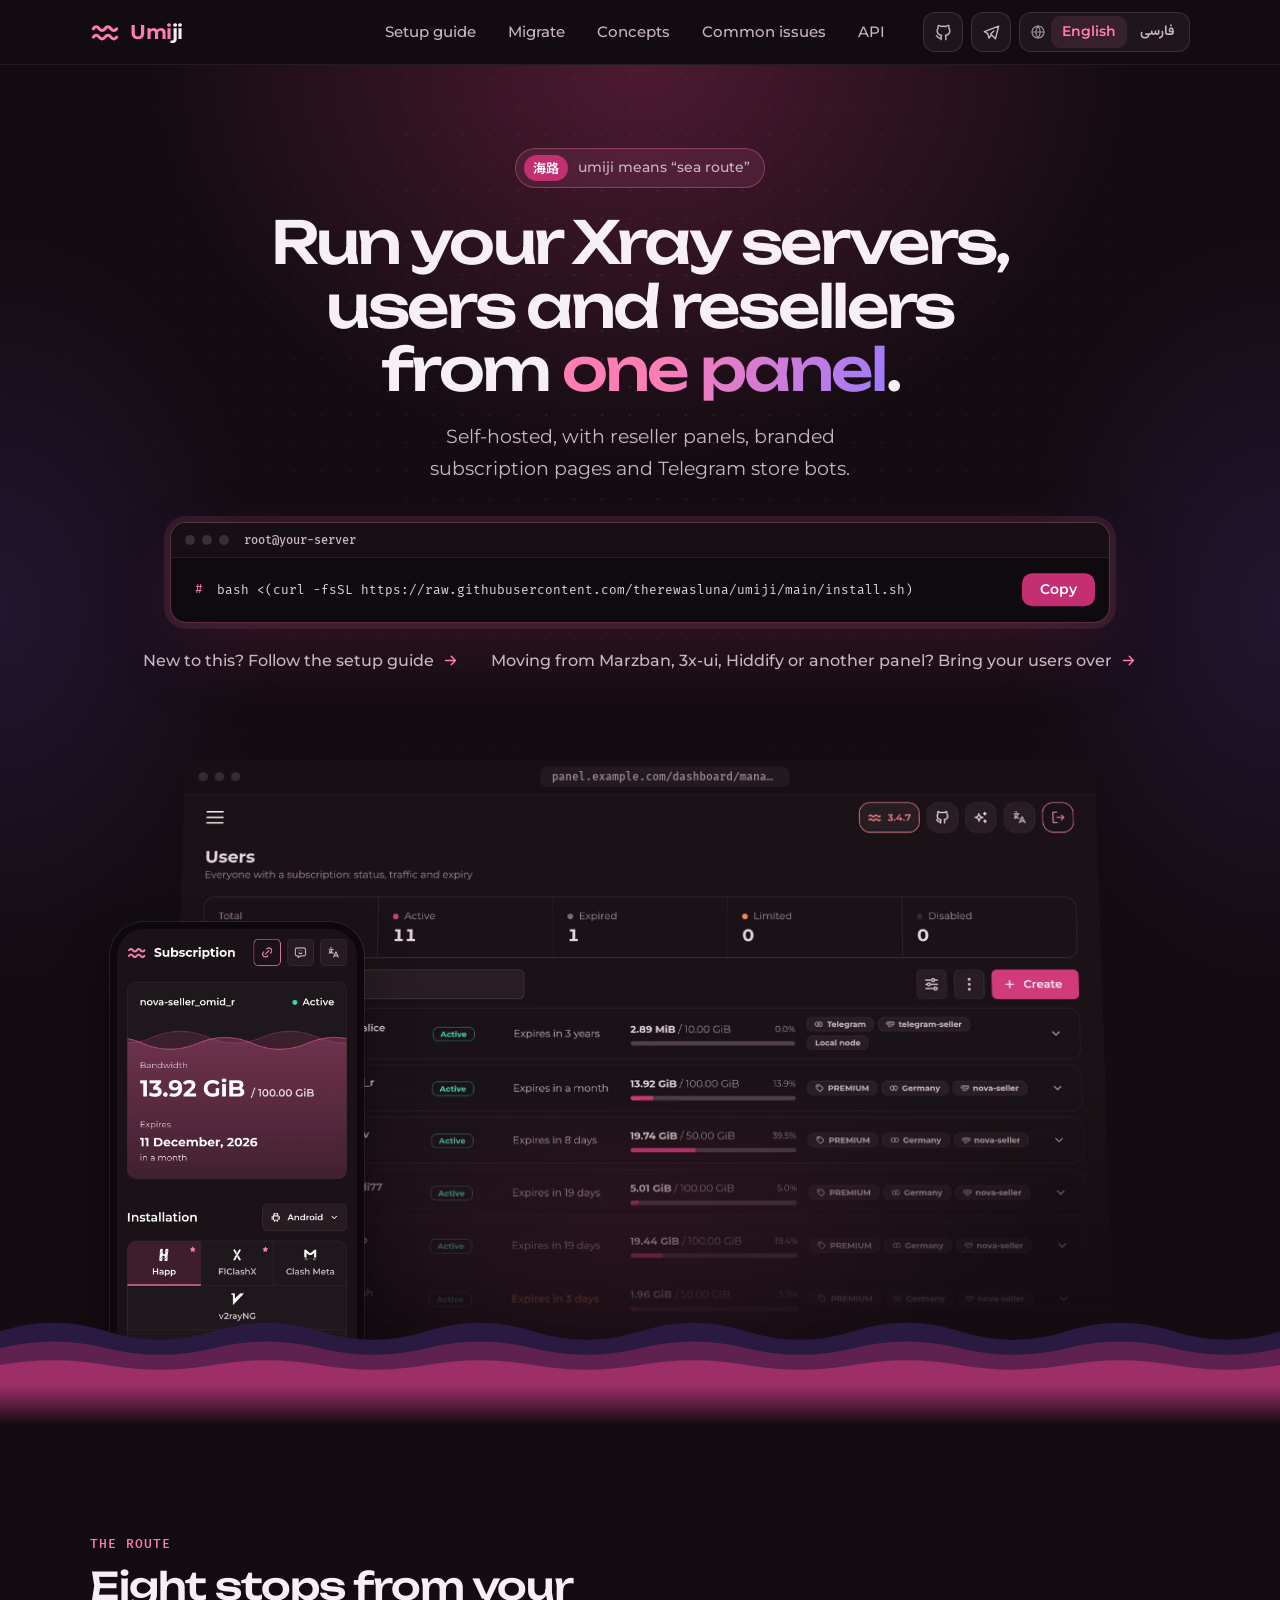
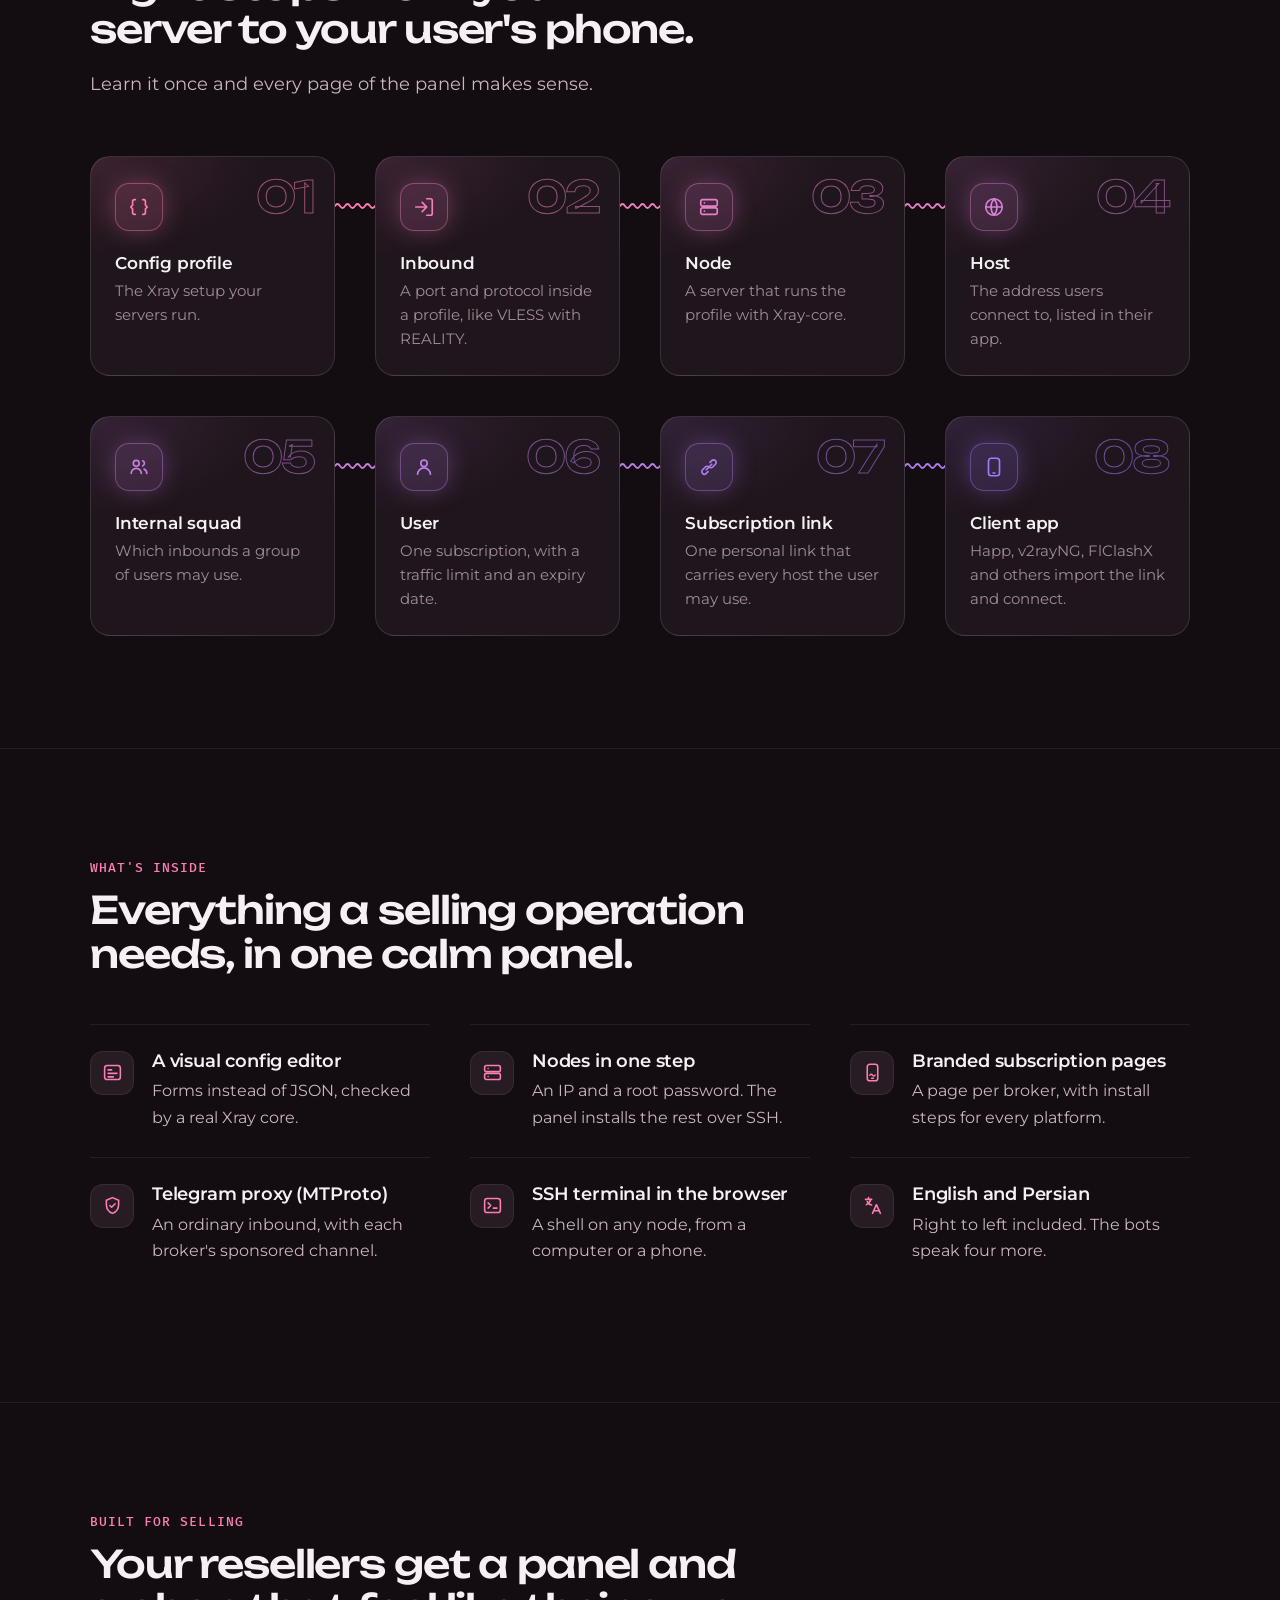
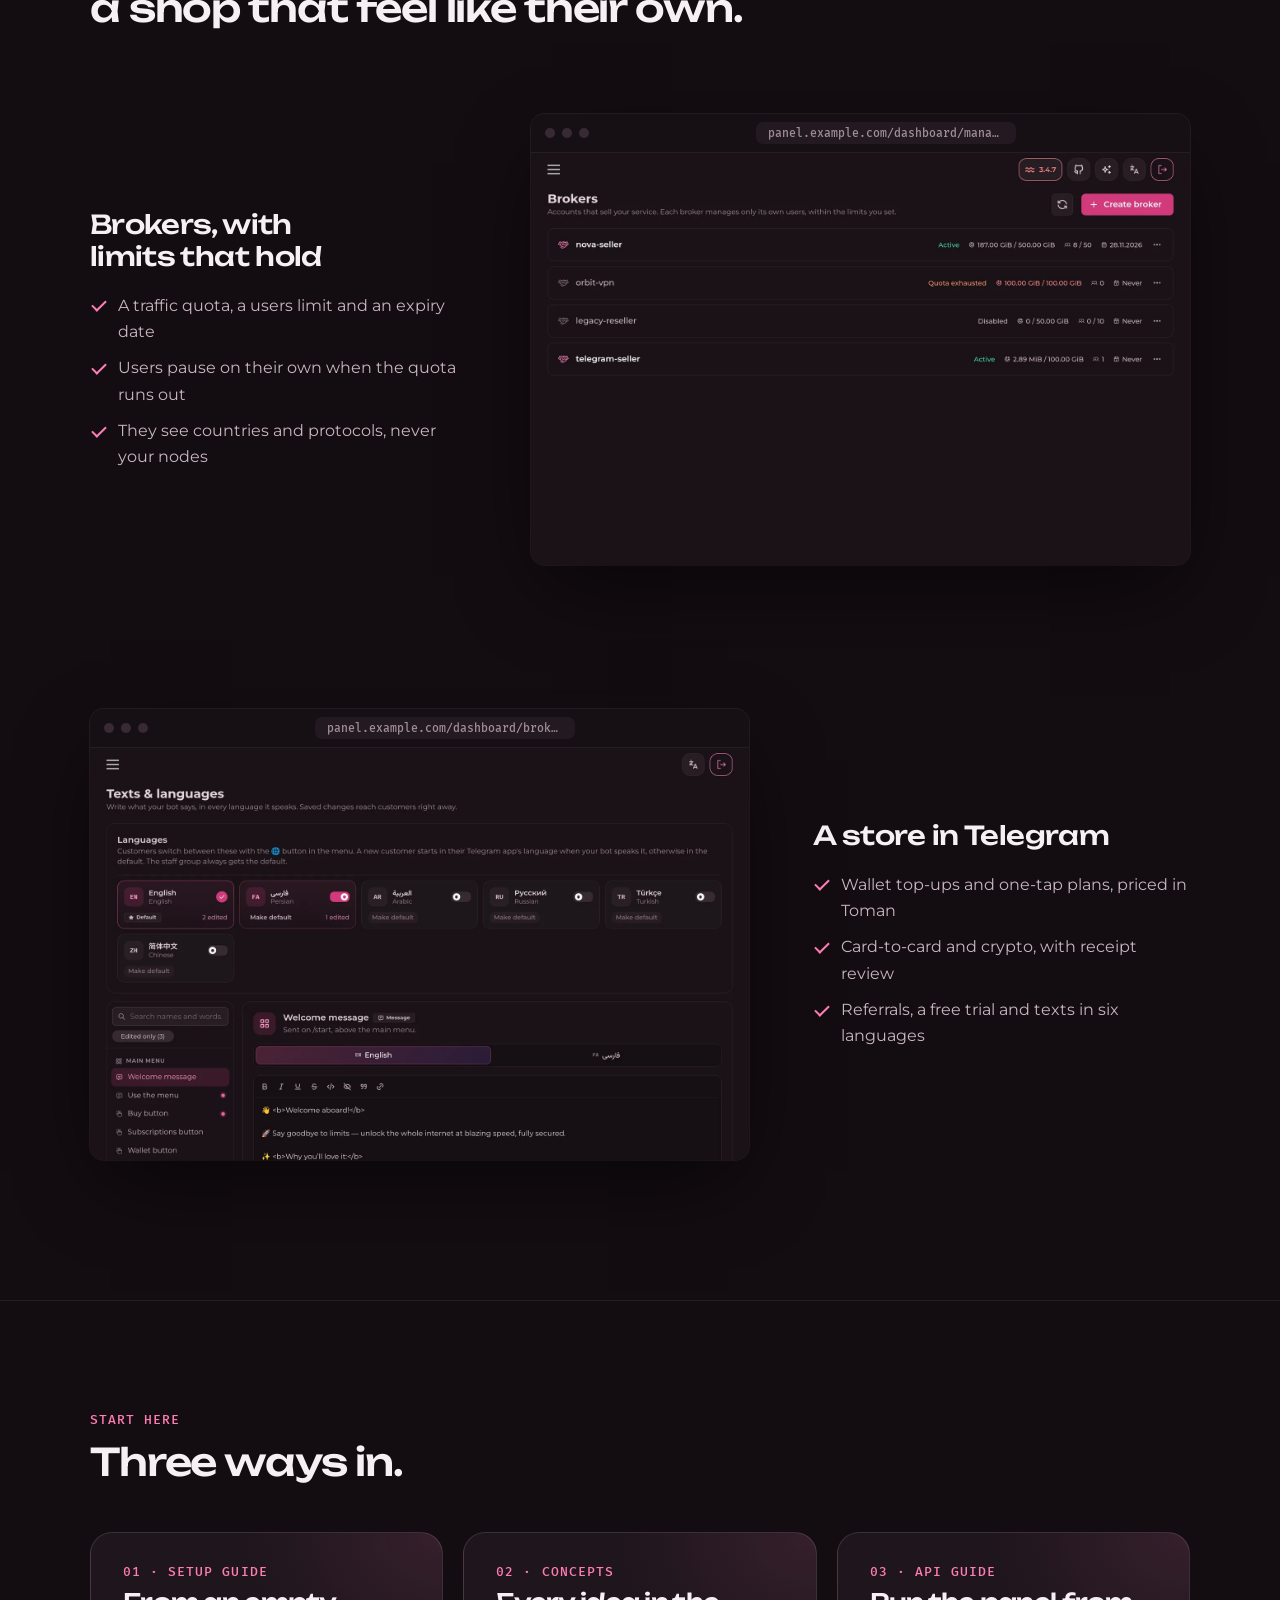
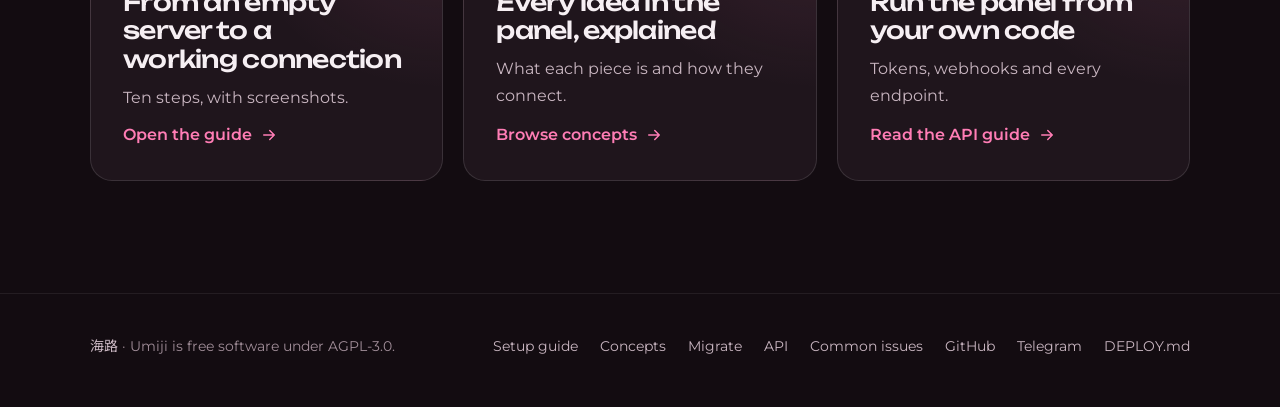
<file: docs/index.html>
<!doctype html>
<html lang="en">
    <head>
        <meta charset="utf-8" />
        <meta name="viewport" content="width=device-width, initial-scale=1, viewport-fit=cover" />
        <title>Umiji · the panel for selling Xray through resellers</title>
        <meta
            name="description"
            content="Umiji is a self-hosted Xray-core panel: nodes, users, subscriptions, resellers and Telegram store bots in one place. Setup guide and every concept explained."
        />
        <meta name="theme-color" content="#130C11" />
        <link rel="alternate" hreflang="en" href="https://umiji.wiki/" />
        <link rel="alternate" hreflang="fa" href="https://umiji.wiki/fa/" />
        <meta property="og:title" content="Umiji wiki" />
        <meta property="og:description" content="Set up Umiji step by step, and learn every concept in the panel." />
        <meta property="og:image" content="https://umiji.wiki/assets/shots/users.webp" />
        <link rel="icon" href="assets/favicon.svg" type="image/svg+xml" />
        <link rel="icon" href="assets/favicon-32.png" sizes="32x32" type="image/png" />
        <link rel="apple-touch-icon" href="assets/apple-touch-icon.png" />
        <link rel="preconnect" href="https://fonts.googleapis.com" />
        <link rel="preconnect" href="https://fonts.gstatic.com" crossorigin />
        <link
            rel="stylesheet"
            href="https://fonts.googleapis.com/css2?family=Fira+Mono:wght@400;500&family=Montserrat:wght@400;500;600;700&family=Unbounded:wght@500;600&display=swap"
        />
        <!-- only the letters of the language switch and of 海路 -->
        <link rel="stylesheet" href="https://fonts.googleapis.com/css2?family=Vazirmatn:wght@600&family=Noto+Sans+JP:wght@400;600&text=%D9%81%D8%A7%D8%B1%D8%B3%DB%8C%E6%B5%B7%E8%B7%AF&display=swap" />
        <link rel="stylesheet" href="assets/site.css" />
    </head>
    <body>
        <a class="skip" href="#main">Skip to content</a>

        <header class="topbar">
            <div class="wrap">
                <a class="brand" href="./" aria-label="Umiji wiki home">
                    <svg viewBox="0 0 16 16" fill="none" aria-hidden="true">
                        <g stroke="currentColor" stroke-linecap="round" stroke-linejoin="round" stroke-width="1.6">
                            <path d="M1.75 6.25q1.56-2 3.13 0t3.12 0t3.13 0t3.12 0" />
                            <path d="M1.75 10.75q1.56-2 3.13 0t3.12 0t3.13 0t3.12 0" />
                        </g>
                    </svg>
                    <span class="word"><span class="umi">Umi</span><span class="ji">ji</span></span>
                </a>
                <nav class="nav" id="site-nav" aria-label="Main">
                    <a href="guide/">Setup guide</a>
                    <a href="migrate/">Migrate</a>
                    <a href="concepts/">Concepts</a>
                    <a href="troubleshooting/">Common issues</a>
                    <a href="api/">API</a>
                    <a class="tg-row" href="https://t.me/umijidev">Telegram channel</a>
                </nav>
                <div class="tools">
                    <a class="icon-btn gh" href="https://github.com/therewasluna/umiji" aria-label="Umiji on GitHub">
                        <svg viewBox="0 0 24 24" fill="none" stroke="currentColor" stroke-width="1.8" stroke-linecap="round" stroke-linejoin="round" aria-hidden="true"><path d="M9 19c-4.3 1.4-4.3-2.5-6-3m12 5v-3.5c0-1 .1-1.4-.5-2 2.8-.3 5.5-1.4 5.5-6a4.6 4.6 0 0 0-1.3-3.2 4.2 4.2 0 0 0-.1-3.2s-1.1-.3-3.5 1.3a12.3 12.3 0 0 0-6.2 0C6.5 2.8 5.4 3.1 5.4 3.1a4.2 4.2 0 0 0-.1 3.2A4.6 4.6 0 0 0 4 9.5c0 4.6 2.7 5.7 5.5 6-.6.6-.6 1.2-.5 2V21" /></svg>
                    </a>
                    <a class="icon-btn tg" href="https://t.me/umijidev" aria-label="Umiji on Telegram">
                        <svg viewBox="0 0 24 24" fill="none" stroke="currentColor" stroke-width="1.8" stroke-linecap="round" stroke-linejoin="round" aria-hidden="true"><path d="M15 10l-4 4l6 6l4-16l-18 7l4 2l2 6l3-4" /></svg>
                    </a>
                    <div class="lang" role="group" aria-label="Language">
                        <svg viewBox="0 0 24 24" fill="none" stroke="currentColor" stroke-width="1.8" stroke-linecap="round" stroke-linejoin="round" aria-hidden="true"><circle cx="12" cy="12" r="9" /><path d="M3 12h18M12 3a14 14 0 0 1 0 18M12 3a14 14 0 0 0 0 18" /></svg>
                        <a href="./" lang="en" aria-current="page">English</a>
                        <a href="fa/" lang="fa" hreflang="fa">فارسی</a>
                    </div>
                    <button class="icon-btn menu-btn" type="button" aria-expanded="false" aria-controls="site-nav" aria-label="Menu"><i></i><i></i></button>
                </div>
            </div>
        </header>

        <main id="main">
            <section class="hero">
                <div class="wrap hero-copy">
                    <span class="eyebrow"><b lang="ja">海路</b> umiji means “sea route”</span>
                    <h1>Run your Xray servers, users and resellers from <em>one panel</em>.</h1>
                    <p class="lede">Self-hosted, with reseller panels, branded subscription pages and Telegram store bots.</p>

                    <div class="term">
                        <div class="term-bar"><i aria-hidden="true"></i><i aria-hidden="true"></i><i aria-hidden="true"></i><span>root@your-server</span></div>
                        <pre data-copy class="cmd"><code>bash &lt;(curl -fsSL https://raw.githubusercontent.com/therewasluna/umiji/main/install.sh)</code></pre>
                    </div>
                    <div class="hero-links">
                        <a class="hero-link" href="guide/">
                            <span class="ico" aria-hidden="true"><svg viewBox="0 0 24 24" fill="none" stroke="currentColor" stroke-width="1.8" stroke-linecap="round" stroke-linejoin="round"><path d="M2 4h6a4 4 0 0 1 4 4v13a3 3 0 0 0-3-3H2z" /><path d="M22 4h-6a4 4 0 0 0-4 4v13a3 3 0 0 1 3-3h7z" /></svg></span>
                            <span class="txt"><small>New to this?</small> <b>Follow the setup guide</b></span>
                            <svg class="arr" viewBox="0 0 24 24" fill="none" stroke="currentColor" stroke-width="2" stroke-linecap="round" stroke-linejoin="round" aria-hidden="true"><path d="M5 12h14M13 6l6 6-6 6" /></svg>
                        </a>
                        <a class="hero-link" href="migrate/">
                            <span class="ico" aria-hidden="true"><svg viewBox="0 0 24 24" fill="none" stroke="currentColor" stroke-width="1.8" stroke-linecap="round" stroke-linejoin="round"><path d="m16 3 4 4-4 4" /><path d="M20 7H4" /><path d="m8 21-4-4 4-4" /><path d="M4 17h16" /></svg></span>
                            <span class="txt"><small>Moving from <span class="long">Marzban, 3x-ui, Hiddify or </span>another panel?</small> <b>Bring your users over</b></span>
                            <svg class="arr" viewBox="0 0 24 24" fill="none" stroke="currentColor" stroke-width="2" stroke-linecap="round" stroke-linejoin="round" aria-hidden="true"><path d="M5 12h14M13 6l6 6-6 6" /></svg>
                        </a>
                    </div>
                </div>

                <div class="wrap">
                    <div class="stage">
                        <div class="window">
                            <div class="window-bar" aria-hidden="true"><i></i><i></i><i></i><span>panel.example.com/dashboard/management/users</span></div>
                            <img src="assets/shots/users.webp" width="1600" height="1000" alt="The Users page of the Umiji panel: status counters, then each user with status, expiry, traffic used and squads." fetchpriority="high" />
                        </div>
                        <div class="phone">
                            <img src="assets/shots/subpage.webp" width="780" height="1688" alt="A subscription page on a phone: traffic used out of the limit, drawn as a rising tide, and the expiry date." />
                        </div>
                    </div>
                </div>

                <div class="tide" aria-hidden="true">
                    <svg class="w3" viewBox="0 0 2880 160" preserveAspectRatio="none"><path fill="var(--tide-3)" d="M0 60 Q60 42 120 60 T240 60 T360 60 T480 60 T600 60 T720 60 T840 60 T960 60 T1080 60 T1200 60 T1320 60 T1440 60 T1560 60 T1680 60 T1800 60 T1920 60 T2040 60 T2160 60 T2280 60 T2400 60 T2520 60 T2640 60 T2760 60 T2880 60 V160 H0Z" /></svg>
                    <svg class="w2" viewBox="0 0 2880 160" preserveAspectRatio="none"><path fill="var(--tide-2)" d="M0 78 Q60 64 120 78 T240 78 T360 78 T480 78 T600 78 T720 78 T840 78 T960 78 T1080 78 T1200 78 T1320 78 T1440 78 T1560 78 T1680 78 T1800 78 T1920 78 T2040 78 T2160 78 T2280 78 T2400 78 T2520 78 T2640 78 T2760 78 T2880 78 V160 H0Z" /></svg>
                    <svg class="w1" viewBox="0 0 2880 160" preserveAspectRatio="none"><path fill="var(--tide-1)" d="M0 96 Q60 86 120 96 T240 96 T360 96 T480 96 T600 96 T720 96 T840 96 T960 96 T1080 96 T1200 96 T1320 96 T1440 96 T1560 96 T1680 96 T1800 96 T1920 96 T2040 96 T2160 96 T2280 96 T2400 96 T2520 96 T2640 96 T2760 96 T2880 96 V160 H0Z" /></svg>
                </div>
            </section>

            <section class="section" aria-labelledby="route-title">
                <div class="wrap">
                    <span class="kicker">The route</span>
                    <h2 id="route-title">Eight stops from your server to your user's phone.</h2>
                    <p class="intro">Learn it once and every page of the panel makes sense.</p>
                    <ol class="route">
                        <li><a href="concepts/#config-profile"><span class="stop" aria-hidden="true"><svg viewBox="0 0 24 24" fill="none" stroke="currentColor" stroke-width="1.8" stroke-linecap="round" stroke-linejoin="round"><path d="M8 4H7a2 2 0 0 0-2 2v4l-2 2 2 2v4a2 2 0 0 0 2 2h1M16 4h1a2 2 0 0 1 2 2v4l2 2-2 2v4a2 2 0 0 1-2 2h-1" /></svg></span><h3>Config profile</h3><p>The Xray setup your servers run.</p></a></li>
                        <li><a href="concepts/#inbound"><span class="stop" aria-hidden="true"><svg viewBox="0 0 24 24" fill="none" stroke="currentColor" stroke-width="1.8" stroke-linecap="round" stroke-linejoin="round"><path d="M15 3h4a2 2 0 0 1 2 2v14a2 2 0 0 1-2 2h-4M10 17l5-5-5-5M15 12H3" /></svg></span><h3>Inbound</h3><p>A port and protocol inside a profile, like VLESS with REALITY.</p></a></li>
                        <li><a href="concepts/#node"><span class="stop" aria-hidden="true"><svg viewBox="0 0 24 24" fill="none" stroke="currentColor" stroke-width="1.8" stroke-linecap="round" stroke-linejoin="round"><rect x="3" y="4" width="18" height="7" rx="2" /><rect x="3" y="13" width="18" height="7" rx="2" /><path d="M7 7.5h.01M7 16.5h.01" /></svg></span><h3>Node</h3><p>A server that runs the profile with Xray-core.</p></a></li>
                        <li><a href="concepts/#host"><span class="stop" aria-hidden="true"><svg viewBox="0 0 24 24" fill="none" stroke="currentColor" stroke-width="1.8" stroke-linecap="round" stroke-linejoin="round"><circle cx="12" cy="12" r="9" /><path d="M3 12h18M12 3a14 14 0 0 1 0 18M12 3a14 14 0 0 0 0 18" /></svg></span><h3>Host</h3><p>The address users connect to, listed in their app.</p></a></li>
                        <li><a href="concepts/#internal-squad"><span class="stop" aria-hidden="true"><svg viewBox="0 0 24 24" fill="none" stroke="currentColor" stroke-width="1.8" stroke-linecap="round" stroke-linejoin="round"><circle cx="9" cy="8" r="3.2" /><path d="M3.5 19a5.5 5.5 0 0 1 11 0M16 5.2a3 3 0 0 1 0 5.6M17.5 14.2a5.5 5.5 0 0 1 3 4.8" /></svg></span><h3>Internal squad</h3><p>Which inbounds a group of users may use.</p></a></li>
                        <li><a href="concepts/#user"><span class="stop" aria-hidden="true"><svg viewBox="0 0 24 24" fill="none" stroke="currentColor" stroke-width="1.8" stroke-linecap="round" stroke-linejoin="round"><circle cx="12" cy="8" r="3.5" /><path d="M5 20a7 7 0 0 1 14 0" /></svg></span><h3>User</h3><p>One subscription, with a traffic limit and an expiry date.</p></a></li>
                        <li><a href="concepts/#subscription-link"><span class="stop" aria-hidden="true"><svg viewBox="0 0 24 24" fill="none" stroke="currentColor" stroke-width="1.8" stroke-linecap="round" stroke-linejoin="round"><path d="M11 17l-2 2a2.8 2.8 0 0 1-4-4l3-3a2.8 2.8 0 0 1 4 0" /><path d="M13 7l2-2a2.8 2.8 0 0 1 4 4l-3 3a2.8 2.8 0 0 1-4 0" /><path d="M9 15l6-6" /></svg></span><h3>Subscription link</h3><p>One personal link that carries every host the user may use.</p></a></li>
                        <li><a href="concepts/#client-app"><span class="stop" aria-hidden="true"><svg viewBox="0 0 24 24" fill="none" stroke="currentColor" stroke-width="1.8" stroke-linecap="round" stroke-linejoin="round"><rect x="6" y="2.5" width="12" height="19" rx="3" /><path d="M11 18.5h2" /></svg></span><h3>Client app</h3><p>Happ, v2rayNG, FlClashX and others import the link and connect.</p></a></li>
                    </ol>
                </div>
            </section>

            <section class="section" aria-labelledby="inside-title">
                <div class="wrap">
                    <span class="kicker">What's inside</span>
                    <h2 id="inside-title">Everything a selling operation needs, in one calm panel.</h2>
                    <div class="features">
                        <div class="feature">
                            <span class="ico"><svg viewBox="0 0 24 24" fill="none" stroke="currentColor" stroke-width="1.8" stroke-linecap="round" stroke-linejoin="round" aria-hidden="true"><rect x="3" y="4" width="18" height="16" rx="3" /><path d="M7 9h4M7 13h10M7 17h6" /></svg></span>
                            <div><h3>A visual config editor</h3><p>Forms instead of JSON, checked by a real Xray core.</p></div>
                        </div>
                        <div class="feature">
                            <span class="ico"><svg viewBox="0 0 24 24" fill="none" stroke="currentColor" stroke-width="1.8" stroke-linecap="round" stroke-linejoin="round" aria-hidden="true"><rect x="3" y="4" width="18" height="7" rx="2" /><rect x="3" y="13" width="18" height="7" rx="2" /><path d="M7 7.5h.01M7 16.5h.01" /></svg></span>
                            <div><h3>Nodes in one step</h3><p>An IP and a root password. The panel installs the rest over SSH.</p></div>
                        </div>
                        <div class="feature">
                            <span class="ico"><svg viewBox="0 0 24 24" fill="none" stroke="currentColor" stroke-width="1.8" stroke-linecap="round" stroke-linejoin="round" aria-hidden="true"><rect x="6" y="2.5" width="12" height="19" rx="3" /><path d="M9 15q1.5-2 3 0t3 0M11 18.5h2" /></svg></span>
                            <div><h3>Branded subscription pages</h3><p>A page per broker, with install steps for every platform.</p></div>
                        </div>
                        <div class="feature">
                            <span class="ico"><svg viewBox="0 0 24 24" fill="none" stroke="currentColor" stroke-width="1.8" stroke-linecap="round" stroke-linejoin="round" aria-hidden="true"><path d="M12 3l7 3v5c0 4.5-3 8.3-7 10-4-1.7-7-5.5-7-10V6z" /><path d="M9 12l2 2 4-4" /></svg></span>
                            <div><h3>Telegram proxy (MTProto)</h3><p>An ordinary inbound, with each broker's sponsored channel.</p></div>
                        </div>
                        <div class="feature">
                            <span class="ico"><svg viewBox="0 0 24 24" fill="none" stroke="currentColor" stroke-width="1.8" stroke-linecap="round" stroke-linejoin="round" aria-hidden="true"><rect x="3" y="4" width="18" height="16" rx="3" /><path d="M7 9l3 3-3 3M13 15h4" /></svg></span>
                            <div><h3>SSH terminal in the browser</h3><p>A shell on any node, from a computer or a phone.</p></div>
                        </div>
                        <div class="feature">
                            <span class="ico"><svg viewBox="0 0 24 24" fill="none" stroke="currentColor" stroke-width="1.8" stroke-linecap="round" stroke-linejoin="round" aria-hidden="true"><path d="M4 5h7M7.5 3v2M5 11c2.5-1 4.5-3.5 5-6M6 7.5c1 2 3 3.5 5 4" /><path d="M12 21l4.5-10 4.5 10M13.5 18h6" /></svg></span>
                            <div><h3>English and Persian</h3><p>Right to left included. The bots speak four more.</p></div>
                        </div>
                    </div>
                </div>
            </section>

            <section class="section" aria-labelledby="sell-title">
                <div class="wrap">
                    <span class="kicker">Built for selling</span>
                    <h2 id="sell-title">Your resellers get a panel and a shop that feel like their own.</h2>

                    <div class="showcase">
                        <div class="copy">
                            <h3>Brokers, with limits that hold</h3>
                            <ul class="checks">
                                <li>A traffic quota, a users limit and an expiry date</li>
                                <li>Users pause on their own when the quota runs out</li>
                                <li>They see countries and protocols, never your nodes</li>
                            </ul>
                        </div>
                        <figure class="shot">
                            <div class="window">
                                <div class="window-bar" aria-hidden="true"><i></i><i></i><i></i><span>panel.example.com/dashboard/management/brokers</span></div>
                                <img src="assets/shots/brokers.webp" width="1600" height="1000" loading="lazy" alt="The Brokers page: each broker with status, traffic used out of its quota, users out of its limit and expiry date." />
                            </div>
                        </figure>
                    </div>

                    <div class="showcase flip">
                        <div class="copy">
                            <h3>A store in Telegram</h3>
                            <ul class="checks">
                                <li>Wallet top-ups and one-tap plans, priced in Toman</li>
                                <li>Card-to-card and crypto, with receipt review</li>
                                <li>Referrals, a free trial and texts in six languages</li>
                            </ul>
                        </div>
                        <figure class="shot">
                            <div class="window">
                                <div class="window-bar" aria-hidden="true"><i></i><i></i><i></i><span>panel.example.com/dashboard/broker/telegram-texts</span></div>
                                <img src="assets/shots/bot-texts.webp" width="1600" height="1000" loading="lazy" alt="The bot's Texts and languages page: language switches on top, then an editor for each message the bot sends." />
                            </div>
                        </figure>
                    </div>
                </div>
            </section>

            <section class="section" aria-labelledby="start-title">
                <div class="wrap">
                    <span class="kicker">Start here</span>
                    <h2 id="start-title">Three ways in.</h2>
                    <div class="doors">
                        <a class="door" href="guide/">
                            <span class="n">01 · Setup guide</span>
                            <h3>From an empty server to a working connection</h3>
                            <p>Ten steps, with screenshots.</p>
                            <span class="go">Open the guide <svg viewBox="0 0 24 24" fill="none" stroke="currentColor" stroke-width="2" stroke-linecap="round" stroke-linejoin="round" aria-hidden="true"><path d="M5 12h14M13 6l6 6-6 6" /></svg></span>
                        </a>
                        <a class="door" href="concepts/">
                            <span class="n">02 · Concepts</span>
                            <h3>Every idea in the panel, explained</h3>
                            <p>What each piece is and how they connect.</p>
                            <span class="go">Browse concepts <svg viewBox="0 0 24 24" fill="none" stroke="currentColor" stroke-width="2" stroke-linecap="round" stroke-linejoin="round" aria-hidden="true"><path d="M5 12h14M13 6l6 6-6 6" /></svg></span>
                        </a>
                        <a class="door" href="api/">
                            <span class="n">03 · API guide</span>
                            <h3>Run the panel from your own code</h3>
                            <p>Tokens, webhooks and every endpoint.</p>
                            <span class="go">Read the API guide <svg viewBox="0 0 24 24" fill="none" stroke="currentColor" stroke-width="2" stroke-linecap="round" stroke-linejoin="round" aria-hidden="true"><path d="M5 12h14M13 6l6 6-6 6" /></svg></span>
                        </a>
                    </div>
                </div>
            </section>
        </main>

        <footer class="footer">
            <div class="wrap">
                <span><span class="jp" lang="ja">海路</span> · Umiji is free software under AGPL-3.0.</span>
                <nav aria-label="Footer">
                    <a href="guide/">Setup guide</a>
                    <a href="concepts/">Concepts</a>
                    <a href="migrate/">Migrate</a>
                    <a href="api/">API</a>
                    <a href="troubleshooting/">Common issues</a>
                    <a href="https://github.com/therewasluna/umiji">GitHub</a>
                    <a href="https://t.me/umijidev">Telegram</a>
                    <a href="https://github.com/therewasluna/umiji-backend/blob/main/DEPLOY.md">DEPLOY.md</a>
                </nav>
            </div>
        </footer>
        <script src="assets/site.js" defer></script>
    </body>
</html>
</file>
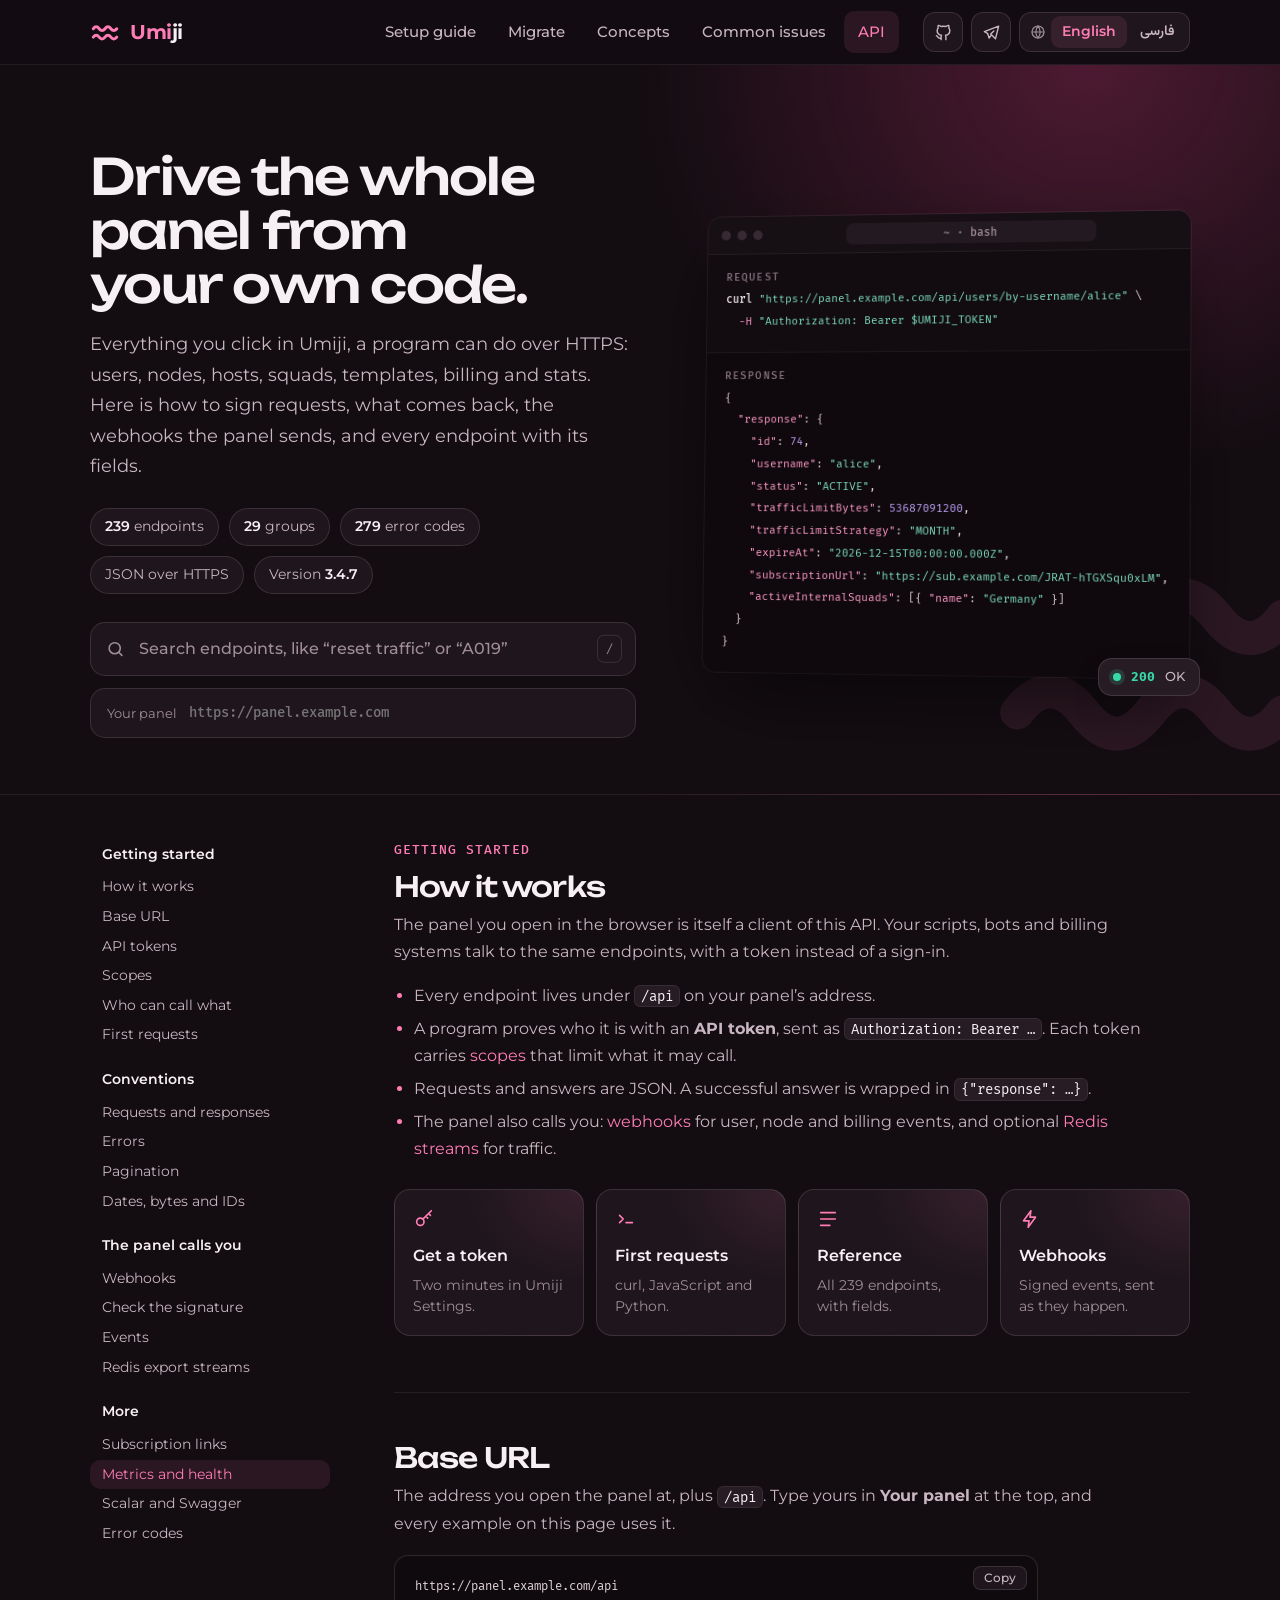
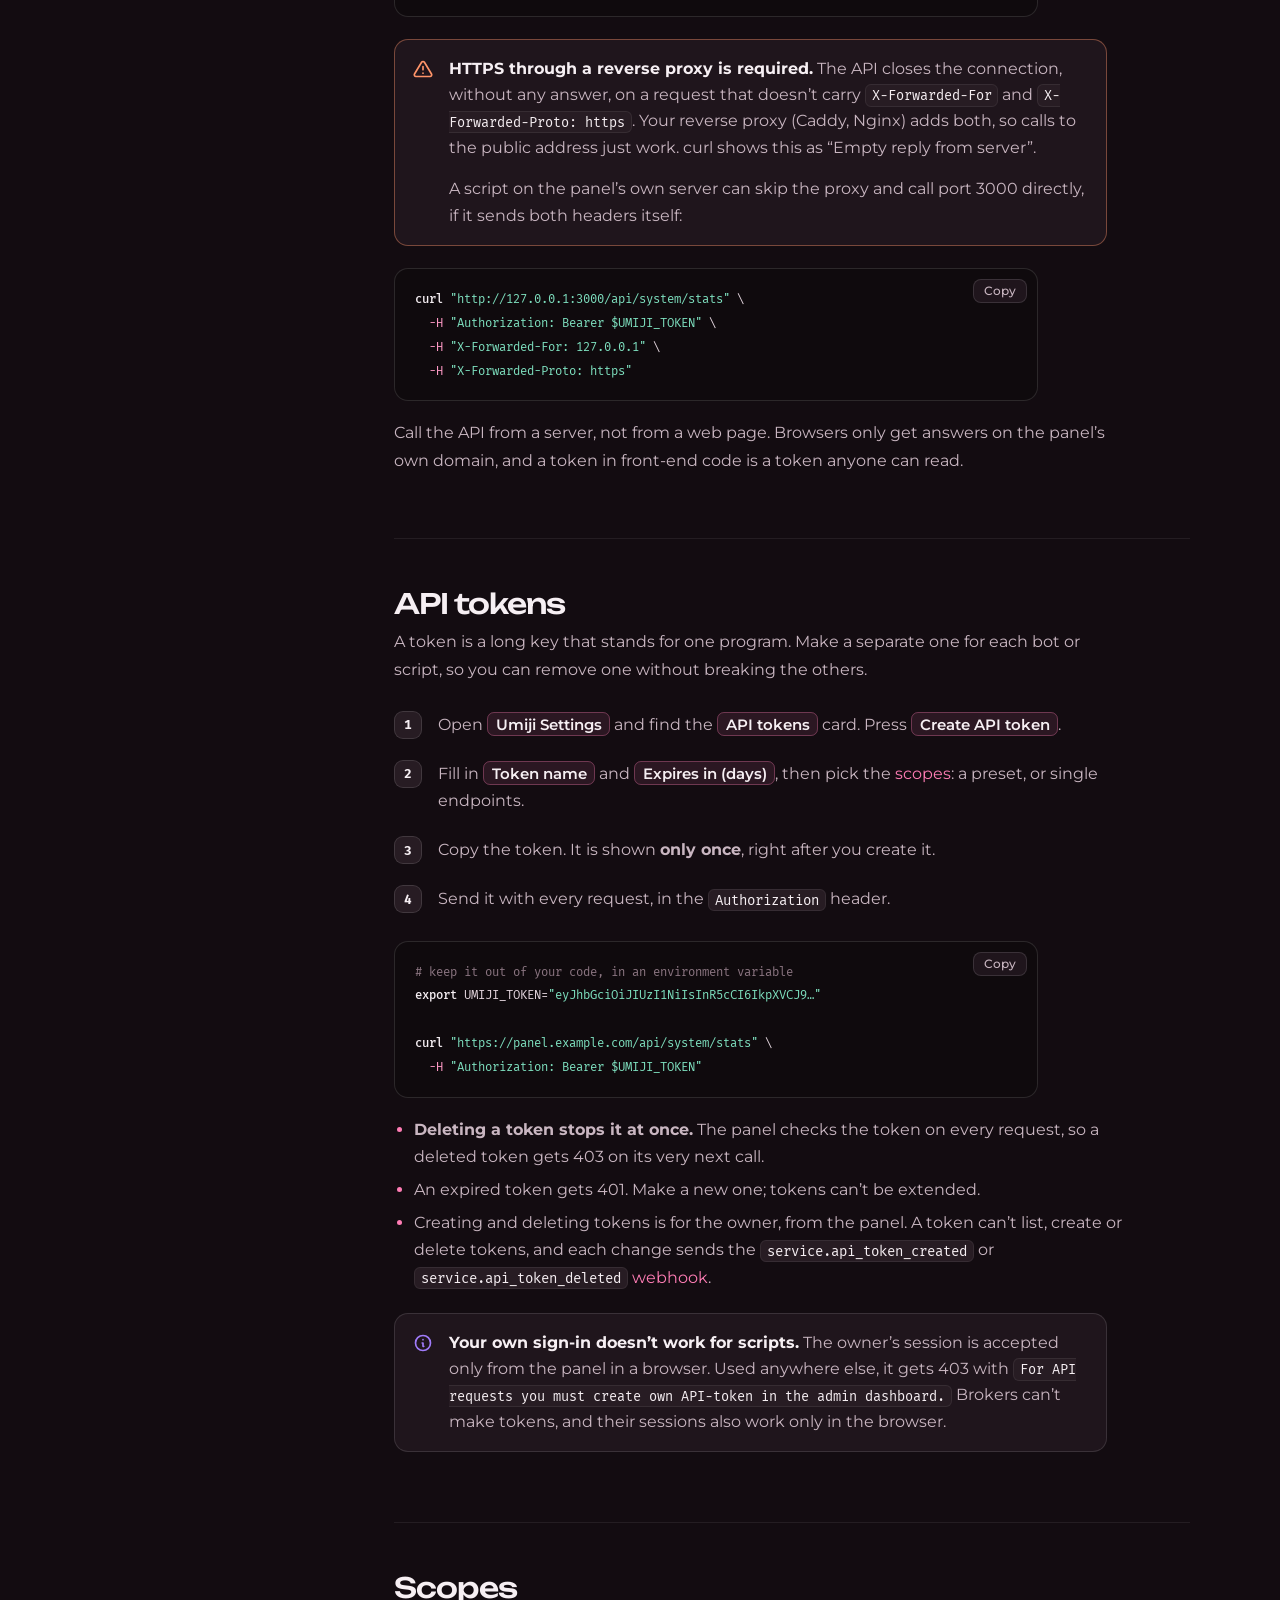
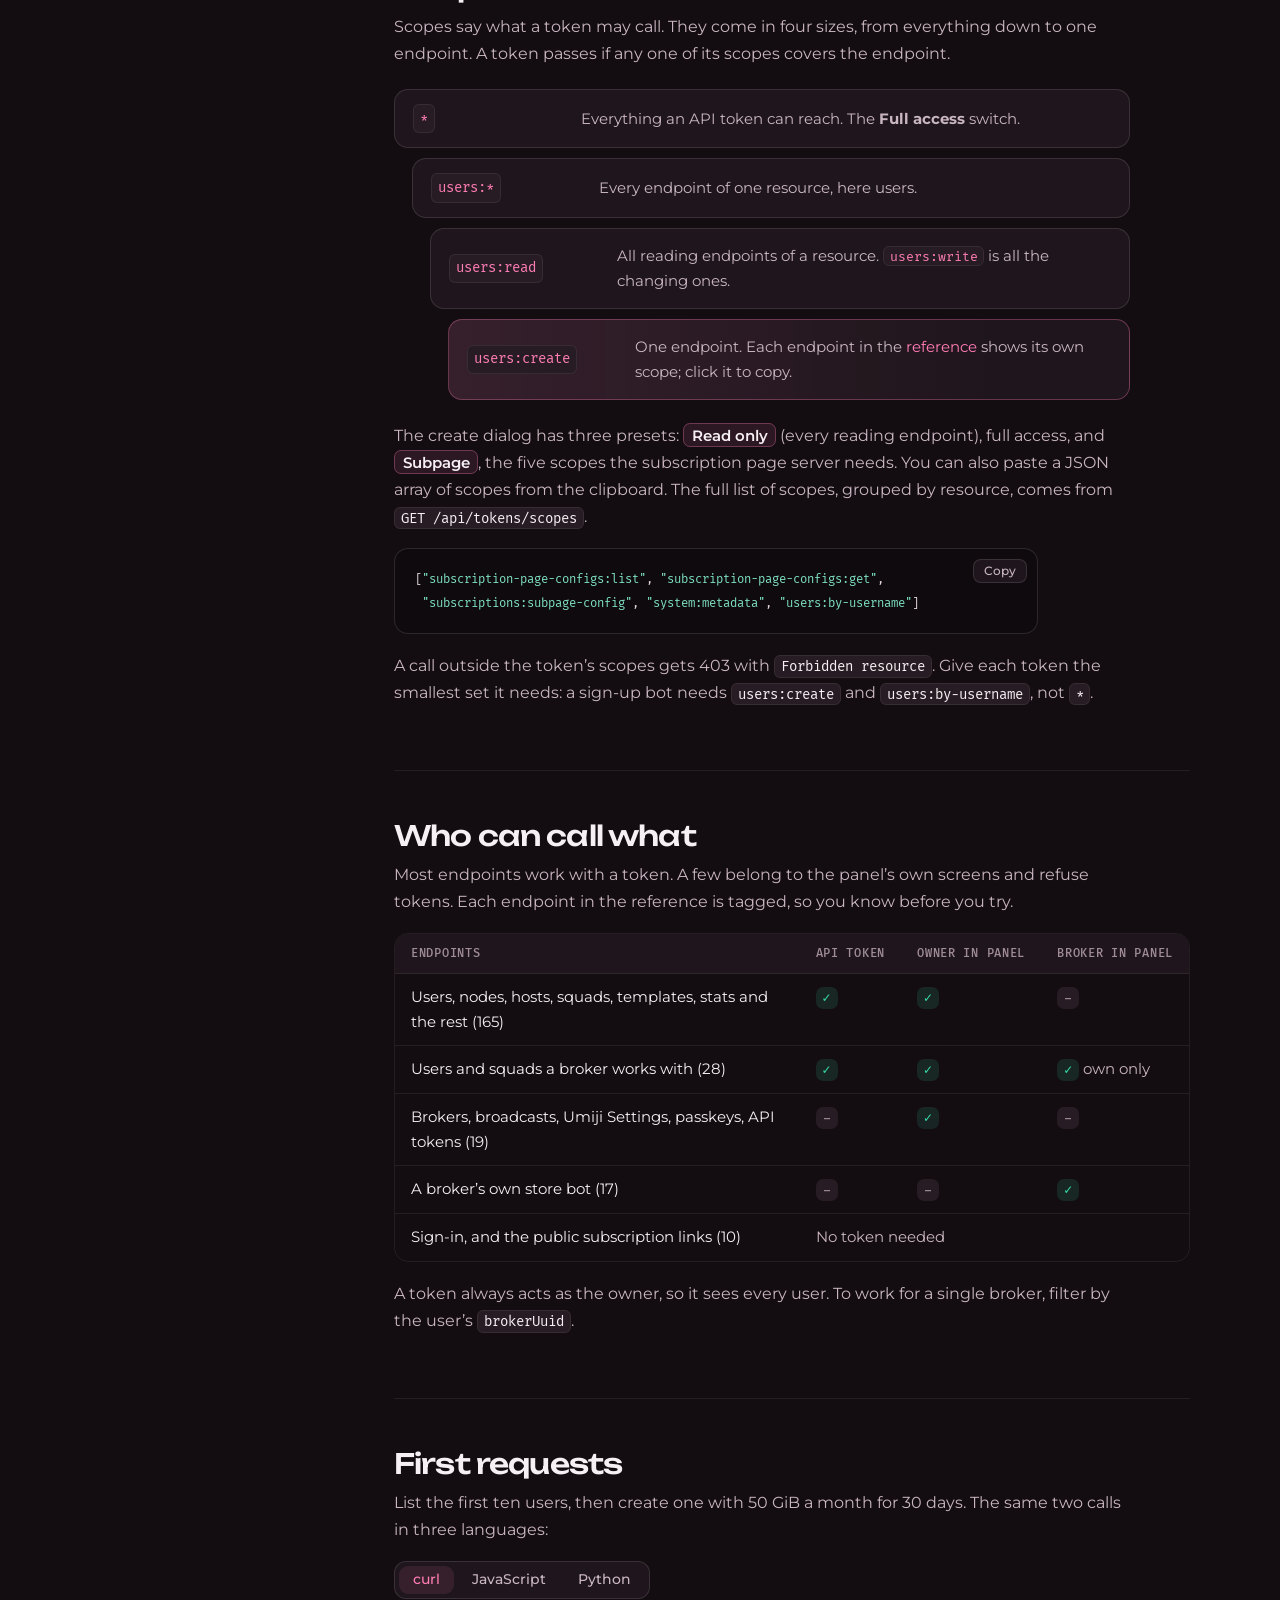
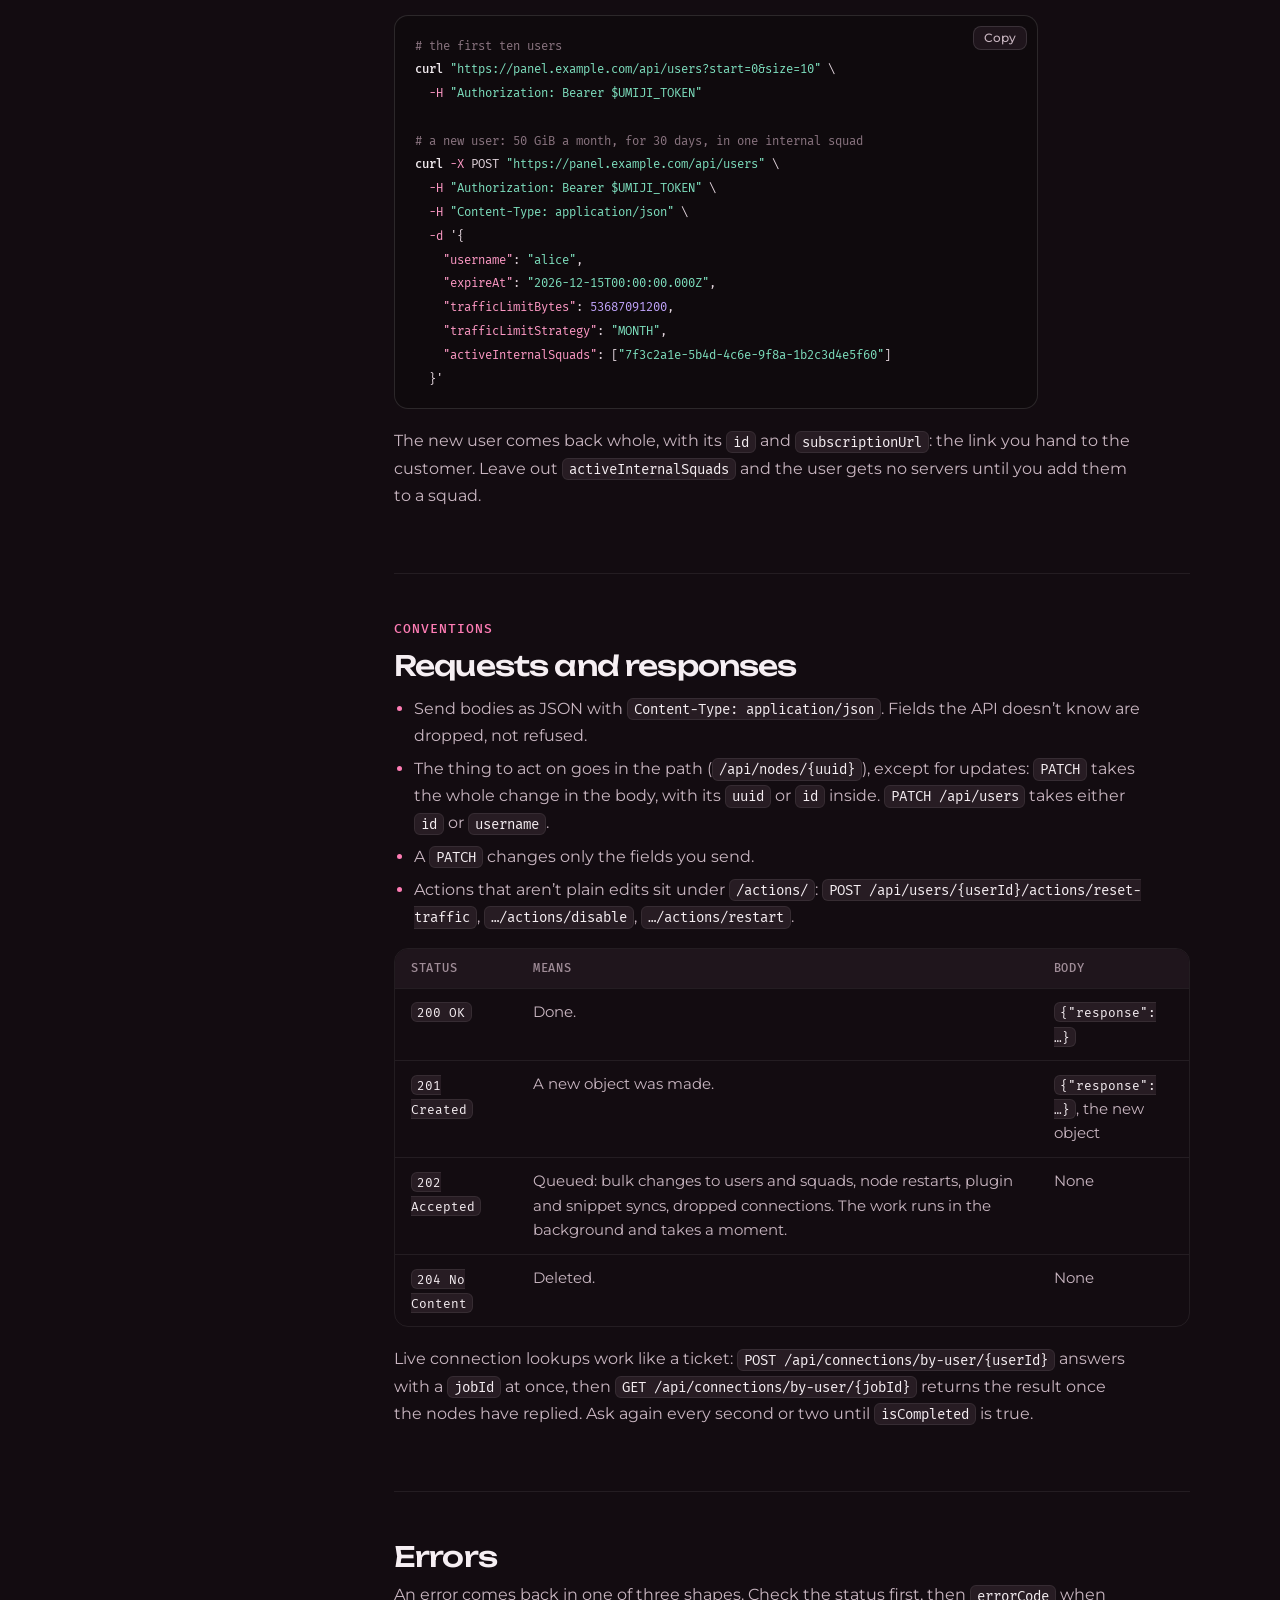
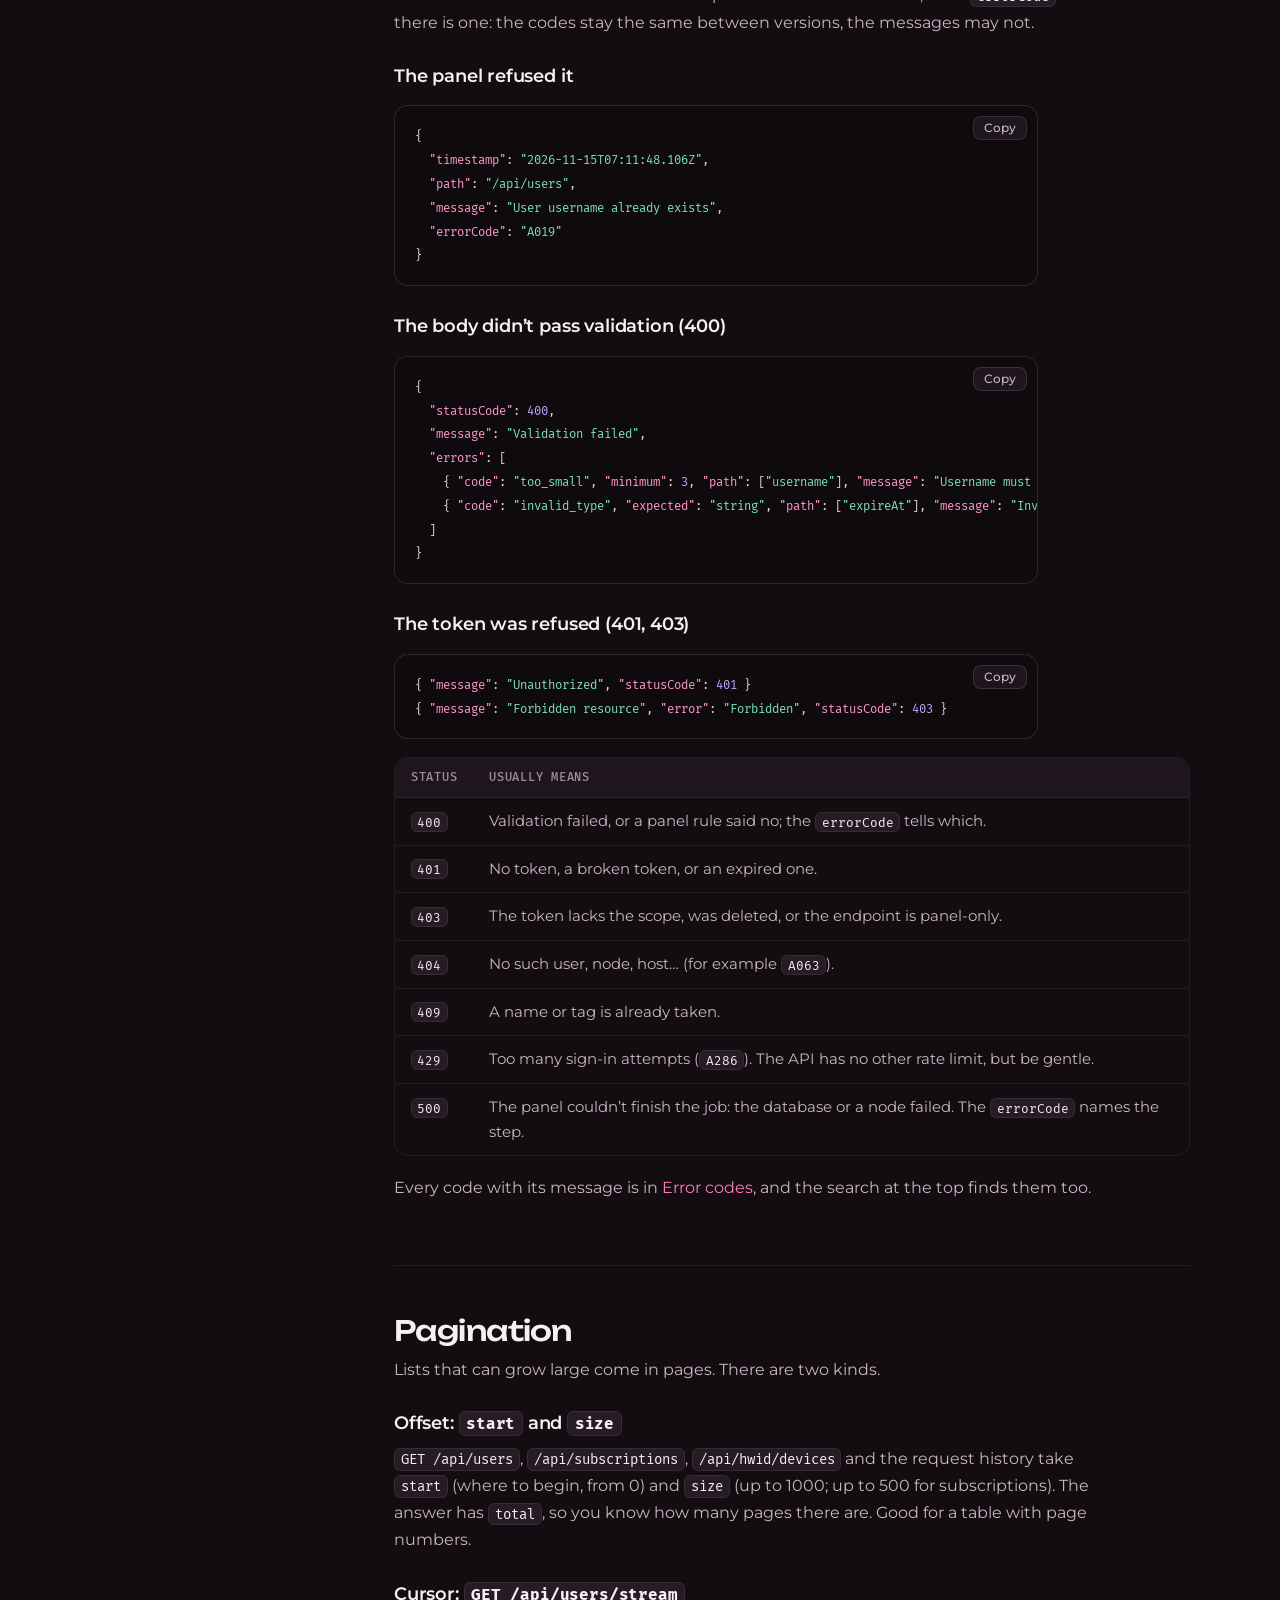
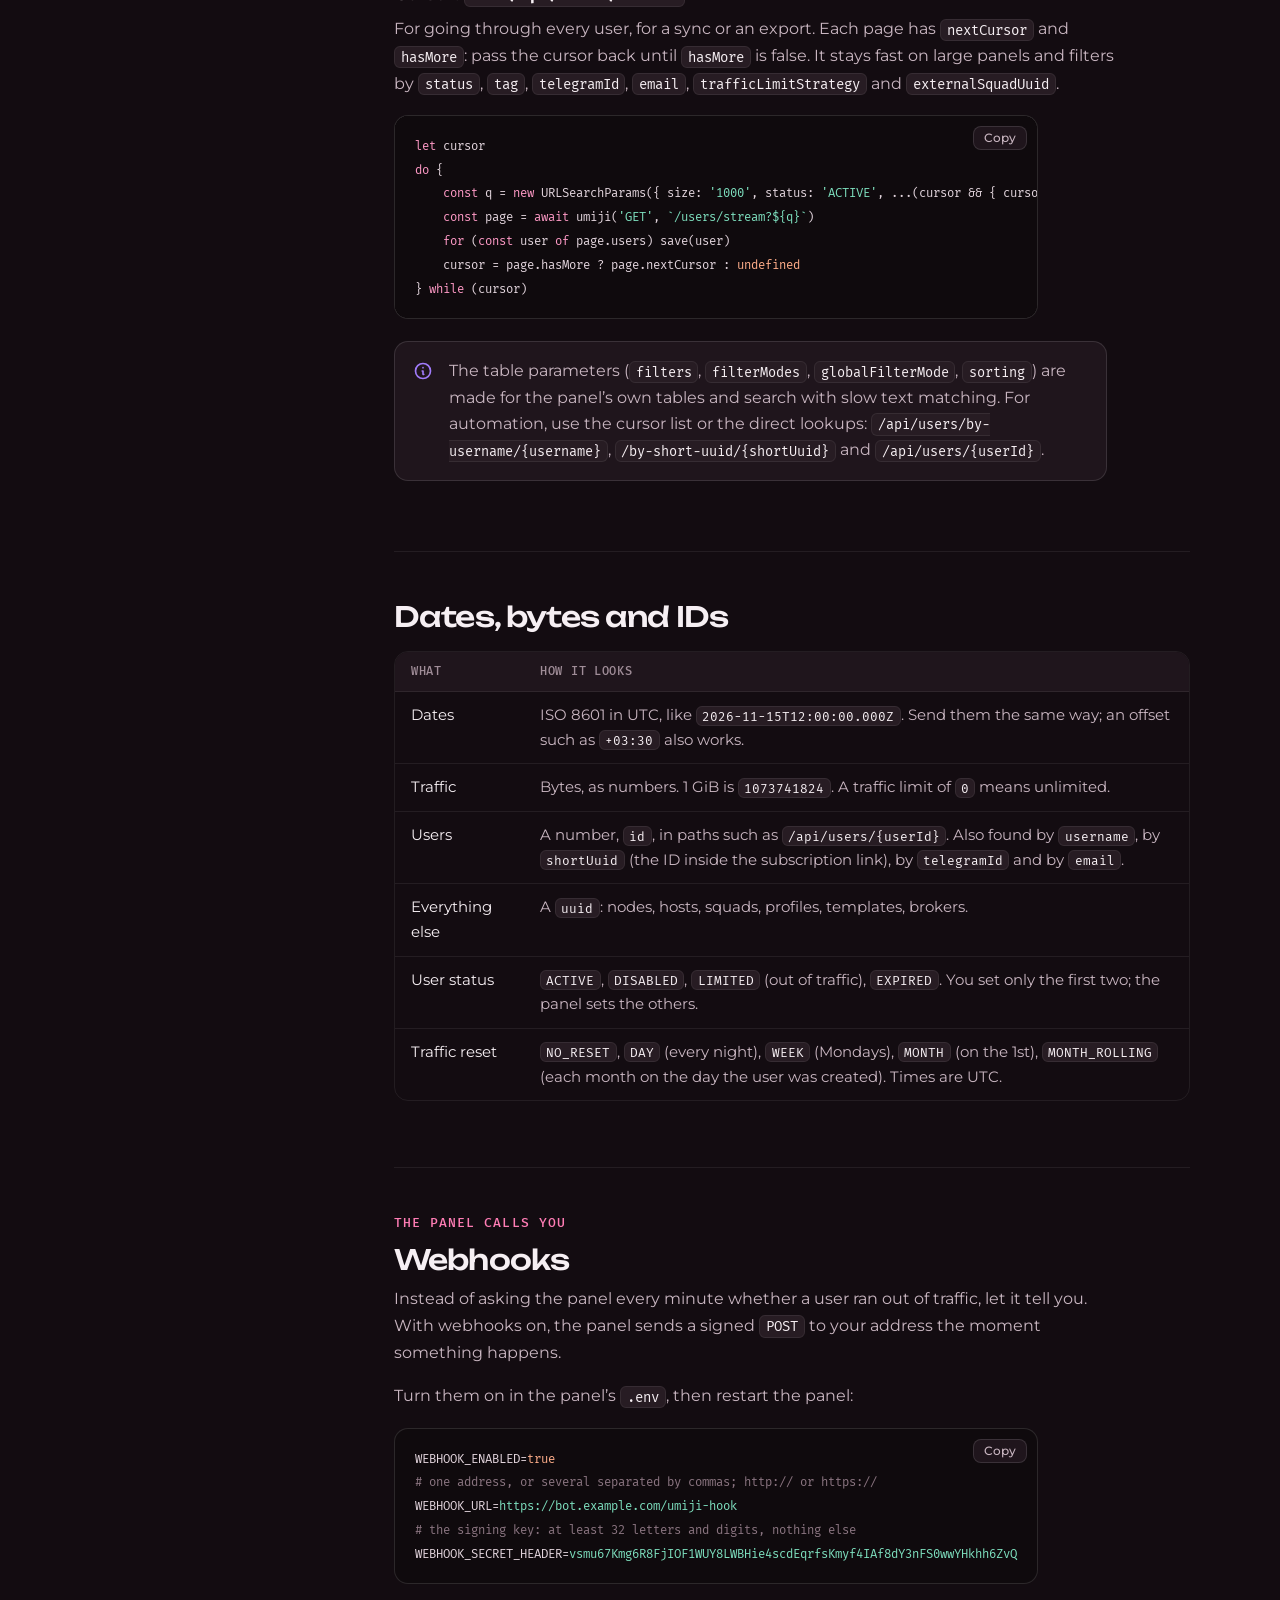
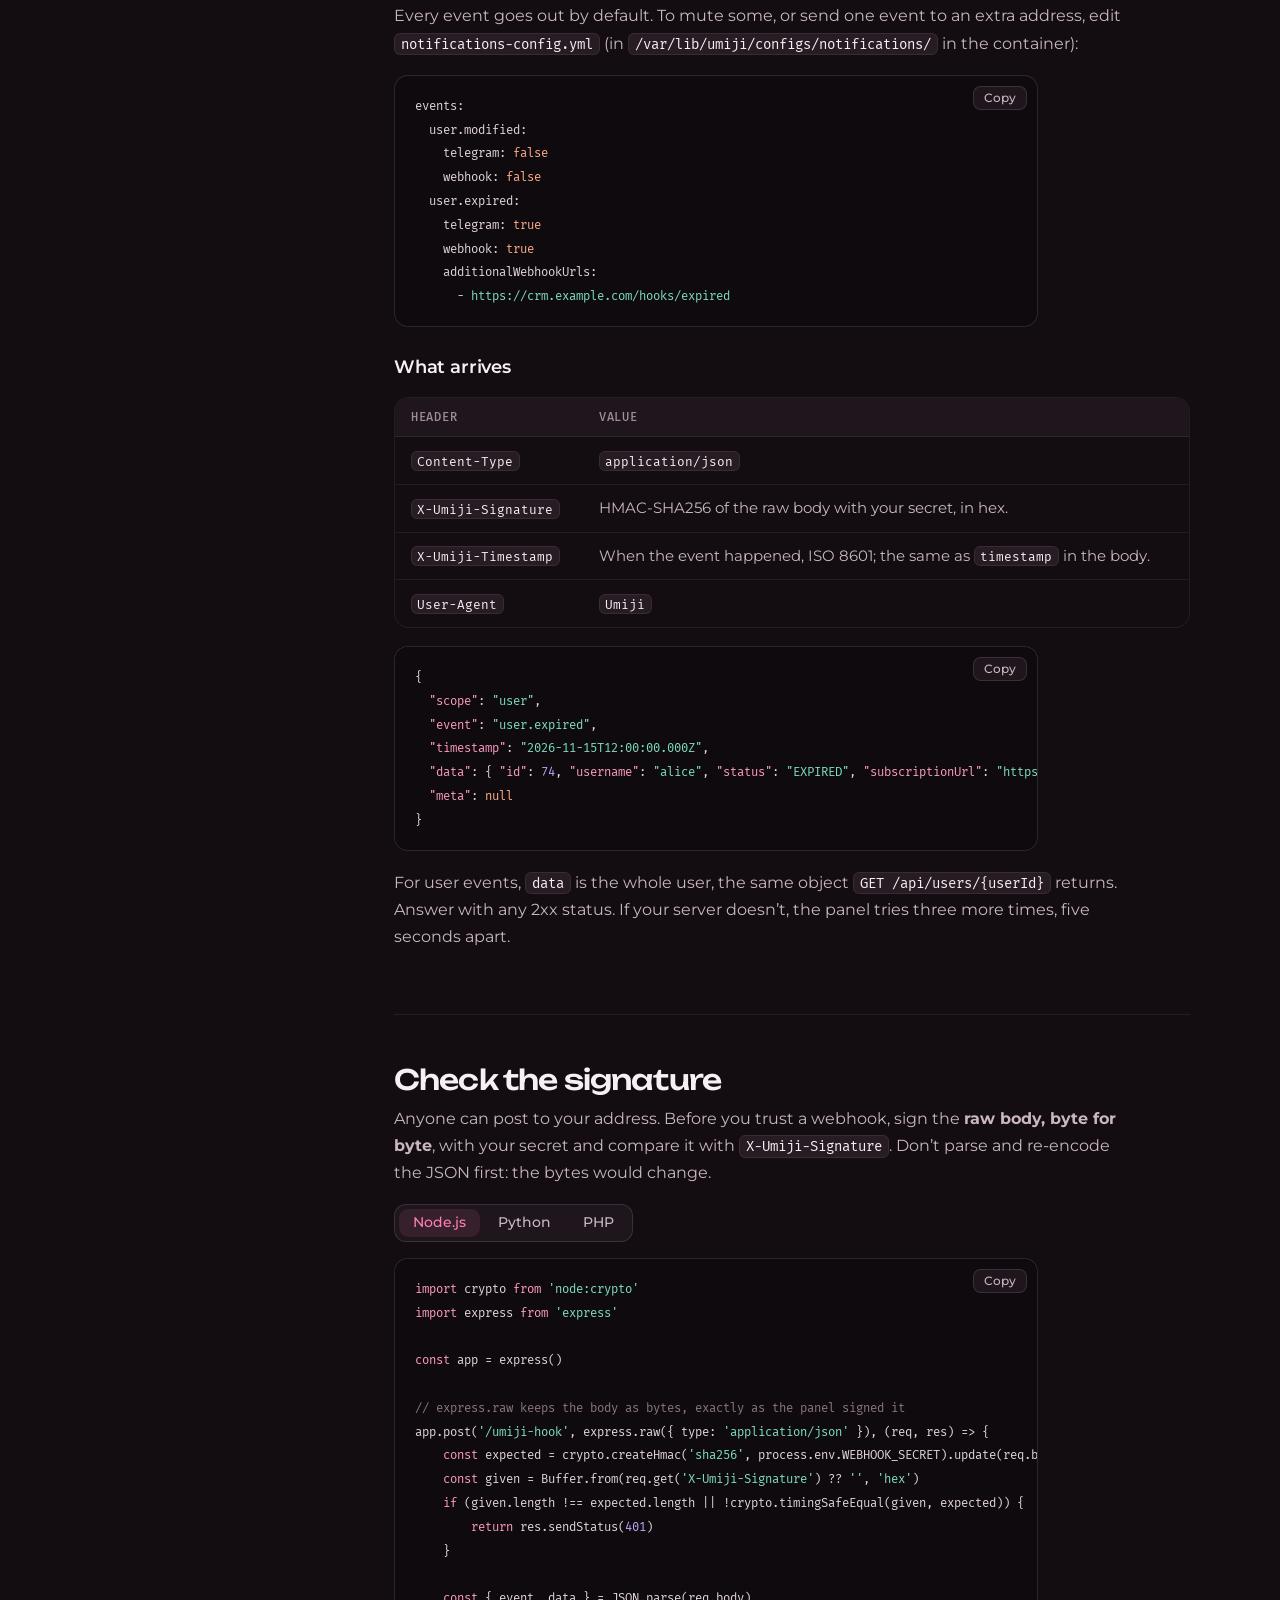
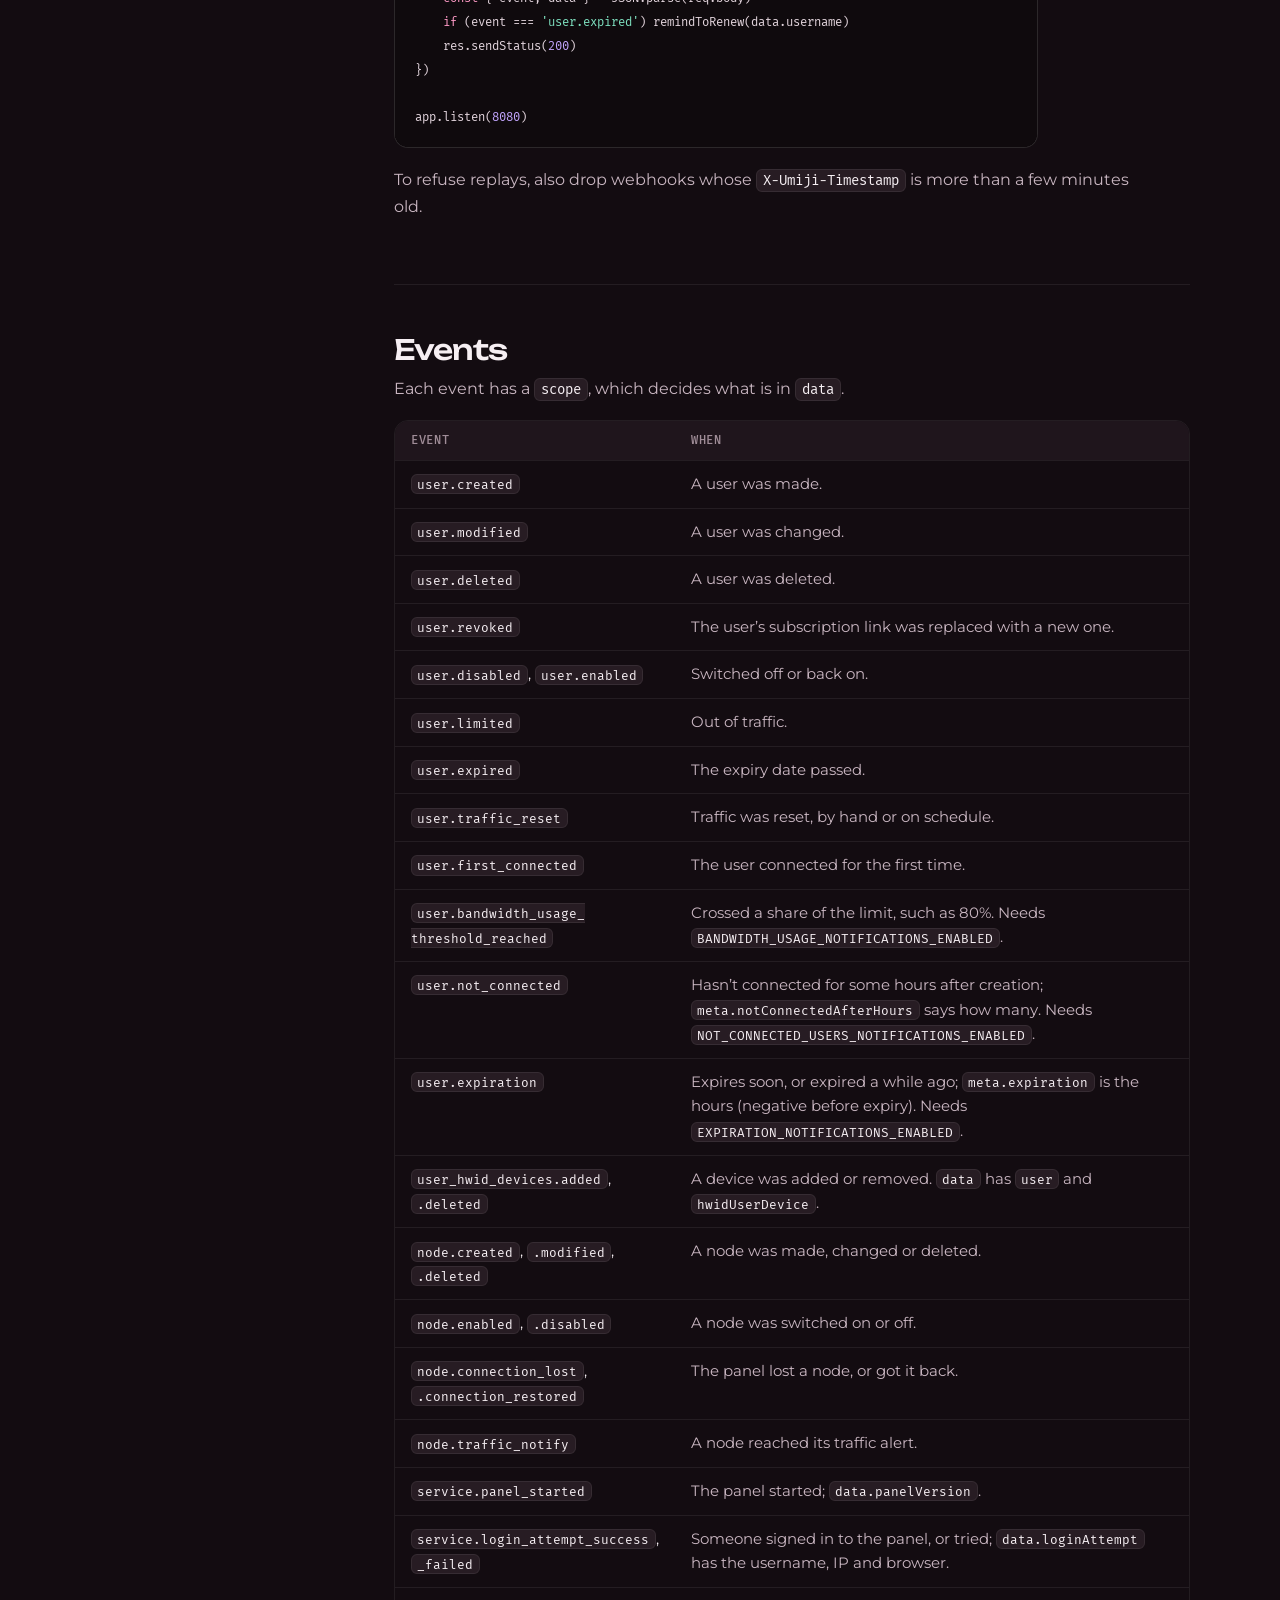
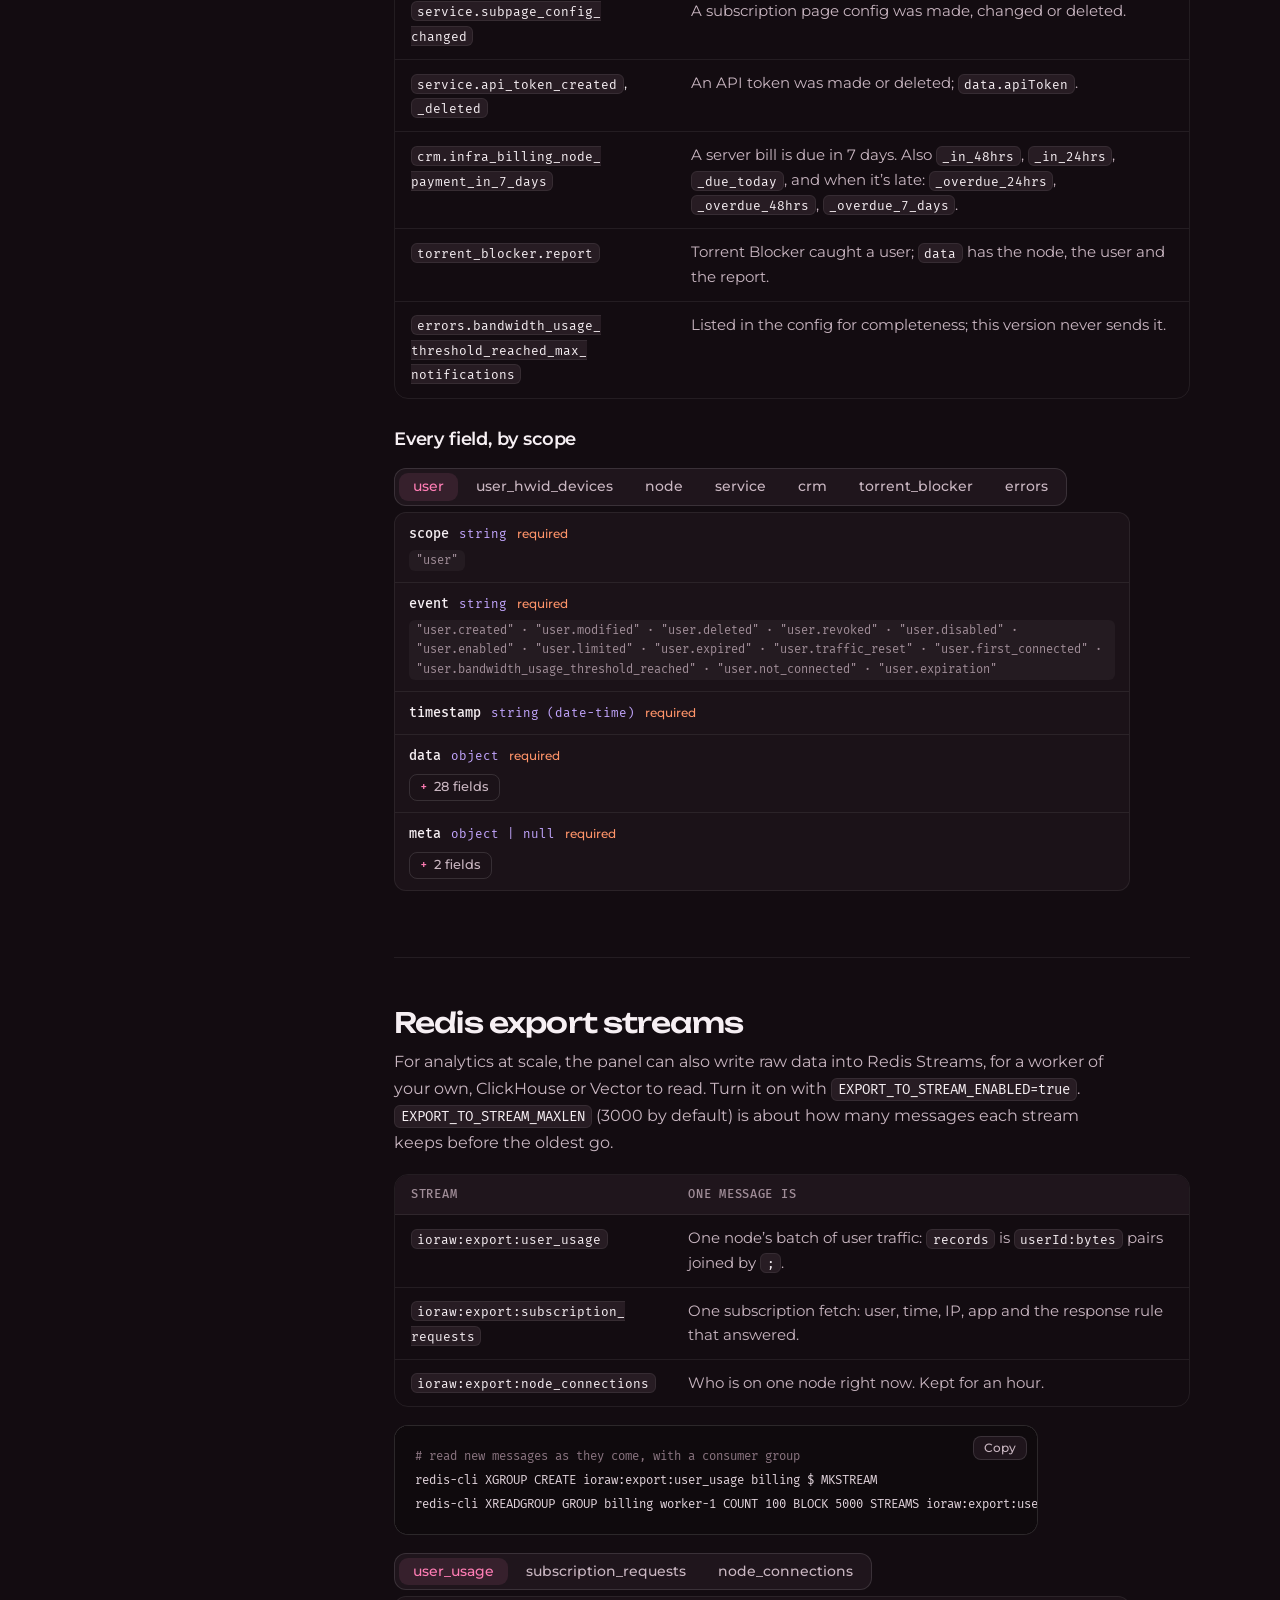
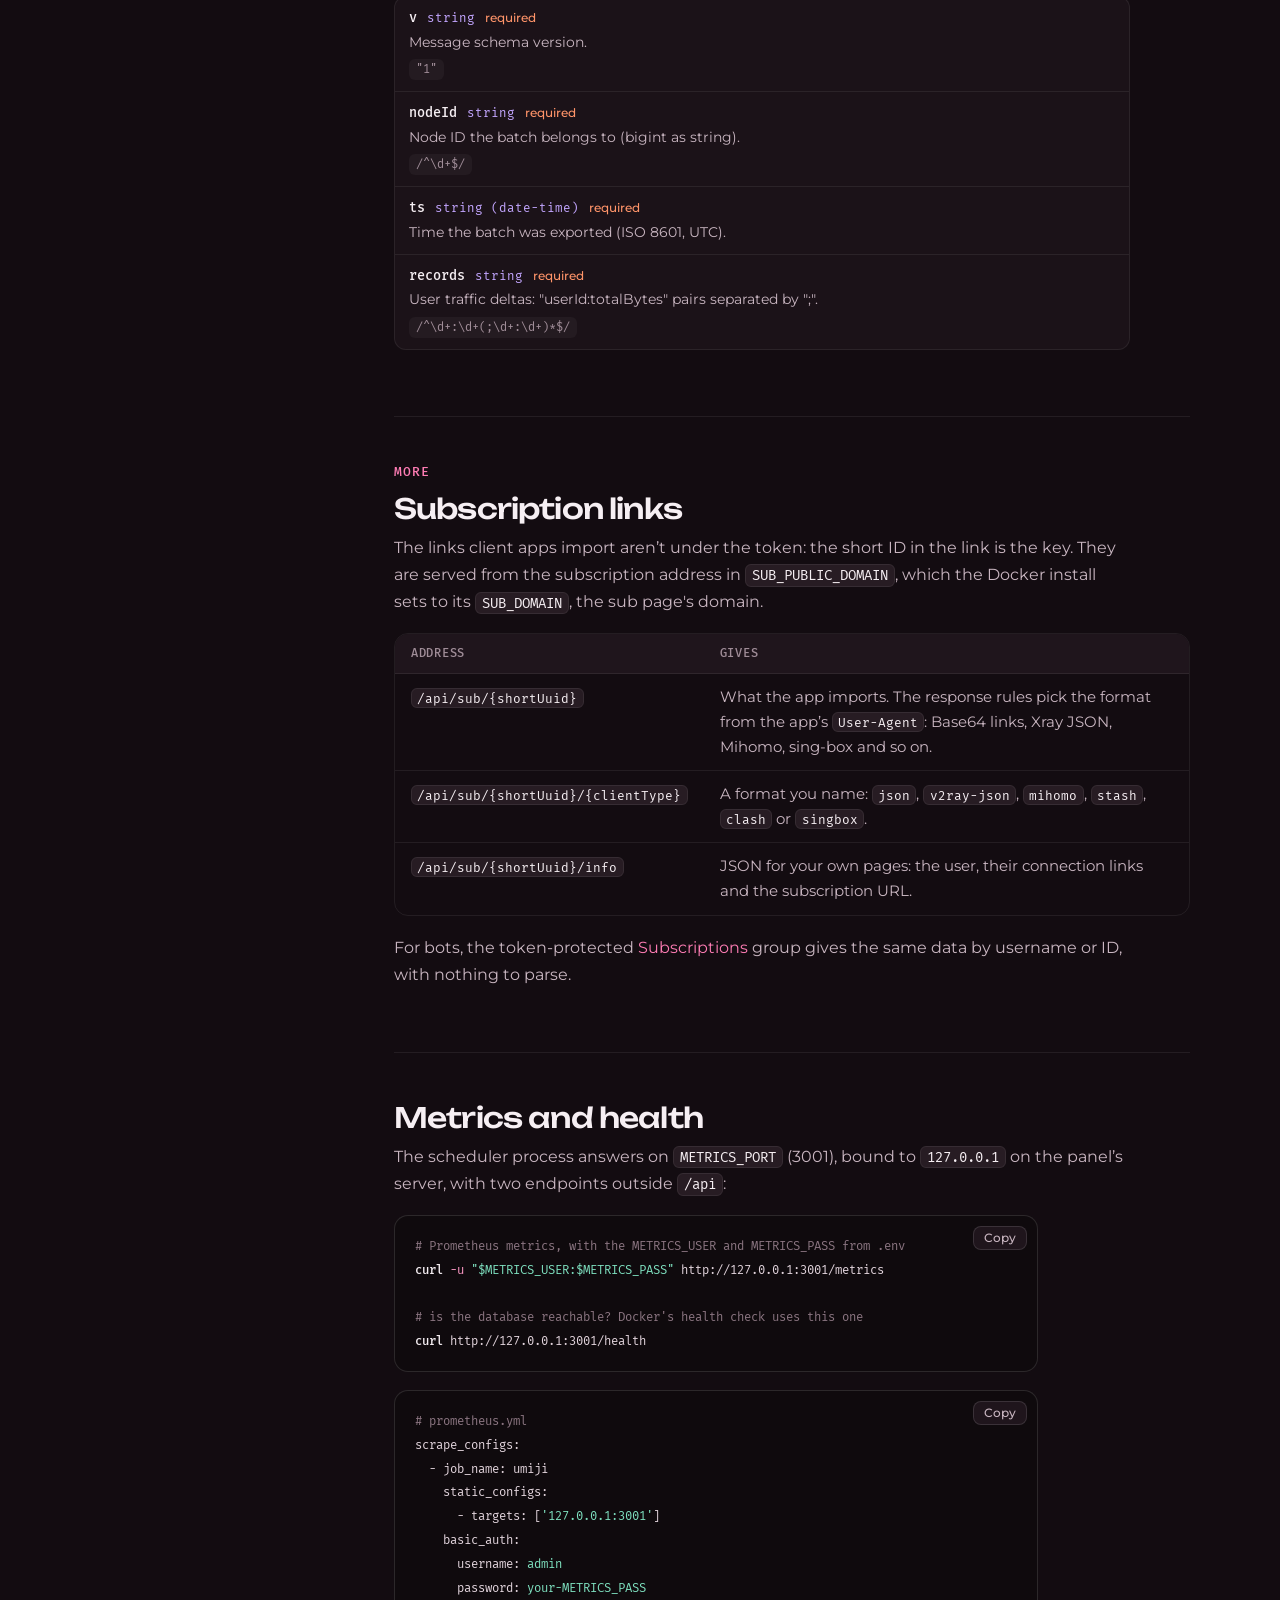
<file: docs/api/index.html>
<!doctype html>
<html lang="en">
    <head>
        <meta charset="utf-8" />
        <meta name="viewport" content="width=device-width, initial-scale=1, viewport-fit=cover" />
        <title>API guide · Umiji</title>
        <meta
            name="description"
            content="The Umiji panel API: API tokens and scopes, requests, errors, pagination, webhooks with signature checks, and every endpoint with its fields and examples."
        />
        <meta name="theme-color" content="#130C11" />
        <link rel="alternate" hreflang="en" href="https://umiji.wiki/api/" />
        <link rel="alternate" hreflang="fa" href="https://umiji.wiki/fa/api/" />
        <link rel="icon" href="../assets/favicon.svg" type="image/svg+xml" />
        <link rel="icon" href="../assets/favicon-32.png" sizes="32x32" type="image/png" />
        <link rel="apple-touch-icon" href="../assets/apple-touch-icon.png" />
        <link rel="preconnect" href="https://fonts.googleapis.com" />
        <link rel="preconnect" href="https://fonts.gstatic.com" crossorigin />
        <link
            rel="stylesheet"
            href="https://fonts.googleapis.com/css2?family=Fira+Mono:wght@400;500&family=Montserrat:wght@400;500;600;700&family=Unbounded:wght@500;600&display=swap"
        />
        <!-- only the letters of the language switch and of 海路 -->
        <link rel="stylesheet" href="https://fonts.googleapis.com/css2?family=Vazirmatn:wght@600&family=Noto+Sans+JP:wght@400;600&text=%D9%81%D8%A7%D8%B1%D8%B3%DB%8C%E6%B5%B7%E8%B7%AF&display=swap" />
        <link rel="stylesheet" href="../assets/site.css" />
    </head>
    <body>
        <a class="skip" href="#main">Skip to content</a>

        <header class="topbar">
            <div class="wrap">
                <a class="brand" href="../" aria-label="Umiji wiki home">
                    <svg viewBox="0 0 16 16" fill="none" aria-hidden="true">
                        <g stroke="currentColor" stroke-linecap="round" stroke-linejoin="round" stroke-width="1.6">
                            <path d="M1.75 6.25q1.56-2 3.13 0t3.12 0t3.13 0t3.12 0" />
                            <path d="M1.75 10.75q1.56-2 3.13 0t3.12 0t3.13 0t3.12 0" />
                        </g>
                    </svg>
                    <span class="word"><span class="umi">Umi</span><span class="ji">ji</span></span>
                </a>
                <nav class="nav" id="site-nav" aria-label="Main">
                    <a href="../guide/">Setup guide</a>
                    <a href="../migrate/">Migrate</a>
                    <a href="../concepts/">Concepts</a>
                    <a href="../troubleshooting/">Common issues</a>
                    <a href="./" aria-current="page">API</a>
                    <a class="tg-row" href="https://t.me/umijidev">Telegram channel</a>
                </nav>
                <div class="tools">
                    <a class="icon-btn gh" href="https://github.com/therewasluna/umiji" aria-label="Umiji on GitHub">
                        <svg viewBox="0 0 24 24" fill="none" stroke="currentColor" stroke-width="1.8" stroke-linecap="round" stroke-linejoin="round" aria-hidden="true"><path d="M9 19c-4.3 1.4-4.3-2.5-6-3m12 5v-3.5c0-1 .1-1.4-.5-2 2.8-.3 5.5-1.4 5.5-6a4.6 4.6 0 0 0-1.3-3.2 4.2 4.2 0 0 0-.1-3.2s-1.1-.3-3.5 1.3a12.3 12.3 0 0 0-6.2 0C6.5 2.8 5.4 3.1 5.4 3.1a4.2 4.2 0 0 0-.1 3.2A4.6 4.6 0 0 0 4 9.5c0 4.6 2.7 5.7 5.5 6-.6.6-.6 1.2-.5 2V21" /></svg>
                    </a>
                    <a class="icon-btn tg" href="https://t.me/umijidev" aria-label="Umiji on Telegram">
                        <svg viewBox="0 0 24 24" fill="none" stroke="currentColor" stroke-width="1.8" stroke-linecap="round" stroke-linejoin="round" aria-hidden="true"><path d="M15 10l-4 4l6 6l4-16l-18 7l4 2l2 6l3-4" /></svg>
                    </a>
                    <div class="lang" role="group" aria-label="Language">
                        <svg viewBox="0 0 24 24" fill="none" stroke="currentColor" stroke-width="1.8" stroke-linecap="round" stroke-linejoin="round" aria-hidden="true"><circle cx="12" cy="12" r="9" /><path d="M3 12h18M12 3a14 14 0 0 1 0 18M12 3a14 14 0 0 0 0 18" /></svg>
                        <a href="./" lang="en" aria-current="page">English</a>
                        <a href="../fa/api/" lang="fa" hreflang="fa">فارسی</a>
                    </div>
                    <button class="icon-btn menu-btn" type="button" aria-expanded="false" aria-controls="site-nav" aria-label="Menu"><i></i><i></i></button>
                </div>
            </div>
        </header>

        <main id="main">
            <div class="page-head api">
                <div class="wrap">
                    <div>
                        <h1>Drive the whole panel from your own code.</h1>
                        <p>
                            Everything you click in Umiji, a program can do over HTTPS: users, nodes, hosts, squads,
                            templates, billing and stats. Here is how to sign requests, what comes back, the webhooks the
                            panel sends, and every endpoint with its fields.
                        </p>
                        <ul class="facts">
                            <li><b>239</b> endpoints</li>
                            <li><b>29</b> groups</li>
                            <li><b>279</b> error codes</li>
                            <li>JSON over HTTPS</li>
                            <li>Version <b>3.4.7</b></li>
                        </ul>
                        <div class="api-tools">
                            <label class="search">
                                <svg viewBox="0 0 24 24" fill="none" stroke="currentColor" stroke-width="2" stroke-linecap="round" stroke-linejoin="round" aria-hidden="true"><circle cx="11" cy="11" r="7" /><path d="M20 20l-3.5-3.5" /></svg>
                                <input id="api-search" type="search" placeholder="Search endpoints, like “reset traffic” or “A019”" aria-label="Search endpoints and error codes" autocomplete="off" />
                                <kbd aria-hidden="true">/</kbd>
                            </label>
                            <label class="base-field" title="Examples on this page use this address. It stays in this browser only.">
                                Your panel
                                <input id="base-url" type="url" inputmode="url" placeholder="https://panel.example.com" spellcheck="false" autocomplete="off" />
                            </label>
                        </div>
                    </div>
                    <div class="api-hero" aria-hidden="true">
                        <div class="window">
                            <div class="window-bar"><i></i><i></i><i></i><span>~ · bash</span></div>
<pre><span class="label">Request</span><code><span class="tk-f">curl</span> <span class="tk-s">"<span class="base">https://panel.example.com</span>/api/users/by-username/alice"</span> \
  <span class="tk-k">-H</span> <span class="tk-s">"Authorization: Bearer $UMIJI_TOKEN"</span></code></pre>
<pre><span class="label">Response</span><code class="json">{
  "response": {
    "id": 74,
    "username": "alice",
    "status": "ACTIVE",
    "trafficLimitBytes": 53687091200,
    "trafficLimitStrategy": "MONTH",
    "expireAt": "2026-12-15T00:00:00.000Z",
    "subscriptionUrl": "https://sub.example.com/JRAT-hTGXSqu0xLM",
    "activeInternalSquads": [{ "name": "Germany" }]
  }
}</code></pre>
                        </div>
                        <div class="status"><i></i><b>200</b> OK</div>
                    </div>
                </div>
                <svg class="waves" viewBox="0 0 16 16" fill="none" aria-hidden="true"><g stroke="currentColor" stroke-linecap="round" stroke-width="1.6"><path d="M1.75 6.25q1.56-2 3.13 0t3.12 0t3.13 0t3.12 0" /><path d="M1.75 10.75q1.56-2 3.13 0t3.12 0t3.13 0t3.12 0" /></g></svg>
            </div>

            <div class="wrap docs">
                <aside class="toc collapsible" aria-label="API guide">
                    <button class="toc-toggle" type="button" aria-expanded="false">
                        All sections
                        <svg viewBox="0 0 24 24" fill="none" stroke="currentColor" stroke-width="2" stroke-linecap="round" stroke-linejoin="round" aria-hidden="true"><path d="M6 9l6 6 6-6" /></svg>
                    </button>
                    <div class="group"><span>Getting started</span><ul>
                        <li><a href="#overview">How it works</a></li>
                        <li><a href="#base-url">Base URL</a></li>
                        <li><a href="#auth">API tokens</a></li>
                        <li><a href="#scopes">Scopes</a></li>
                        <li><a href="#roles">Who can call what</a></li>
                        <li><a href="#quick-start">First requests</a></li>
                    </ul></div>
                    <div class="group"><span>Conventions</span><ul>
                        <li><a href="#format">Requests and responses</a></li>
                        <li><a href="#errors">Errors</a></li>
                        <li><a href="#pagination">Pagination</a></li>
                        <li><a href="#types">Dates, bytes and IDs</a></li>
                    </ul></div>
                    <div class="group"><span>The panel calls you</span><ul>
                        <li><a href="#webhooks">Webhooks</a></li>
                        <li><a href="#webhook-signature">Check the signature</a></li>
                        <li><a href="#webhook-events">Events</a></li>
                        <li><a href="#streams">Redis export streams</a></li>
                    </ul></div>
                    <div class="group"><span>More</span><ul>
                        <li><a href="#subscription-links">Subscription links</a></li>
                        <li><a href="#metrics">Metrics and health</a></li>
                        <li><a href="#explorers">Scalar and Swagger</a></li>
                        <li><a href="#error-codes">Error codes</a></li>
                    </ul></div>
                    <div id="toc-ref"></div>
                </aside>

                <div>
                    <!-- GETTING STARTED -->
                    <section class="guide-block" id="overview">
                        <span class="kicker">Getting started</span>
                        <div class="group-title"><h2>How it works</h2></div>
                        <p>
                            The panel you open in the browser is itself a client of this API. Your scripts, bots and
                            billing systems talk to the same endpoints, with a token instead of a sign-in.
                        </p>
                        <ul class="plain">
                            <li>Every endpoint lives under <code>/api</code> on your panel’s address.</li>
                            <li>A program proves who it is with an <strong>API token</strong>, sent as <code>Authorization: Bearer …</code>. Each token carries <a href="#scopes">scopes</a> that limit what it may call.</li>
                            <li>Requests and answers are JSON. A successful answer is wrapped in <code>{"response": …}</code>.</li>
                            <li>The panel also calls you: <a href="#webhooks">webhooks</a> for user, node and billing events, and optional <a href="#streams">Redis streams</a> for traffic.</li>
                        </ul>
                        <div class="tiles-wrap">
                            <div class="tiles">
                                <a class="tile" href="#auth">
                                    <svg viewBox="0 0 24 24" fill="none" stroke="currentColor" stroke-width="1.8" stroke-linecap="round" stroke-linejoin="round" aria-hidden="true"><circle cx="8" cy="15" r="4" /><path d="M10.8 12.2 20 3m-3 3 2 2m-5 1 2 2" /></svg>
                                    <b>Get a token</b><span>Two minutes in Umiji Settings.</span>
                                </a>
                                <a class="tile" href="#quick-start">
                                    <svg viewBox="0 0 24 24" fill="none" stroke="currentColor" stroke-width="1.8" stroke-linecap="round" stroke-linejoin="round" aria-hidden="true"><path d="m5 8 4 4-4 4M12 16h7" /></svg>
                                    <b>First requests</b><span>curl, JavaScript and Python.</span>
                                </a>
                                <a class="tile" href="#reference">
                                    <svg viewBox="0 0 24 24" fill="none" stroke="currentColor" stroke-width="1.8" stroke-linecap="round" stroke-linejoin="round" aria-hidden="true"><path d="M4 5h16M4 12h16M4 19h10" /></svg>
                                    <b>Reference</b><span>All 239 endpoints, with fields.</span>
                                </a>
                                <a class="tile" href="#webhooks">
                                    <svg viewBox="0 0 24 24" fill="none" stroke="currentColor" stroke-width="1.8" stroke-linecap="round" stroke-linejoin="round" aria-hidden="true"><path d="M13 3 5 14h6l-1 7 8-11h-6l1-7Z" /></svg>
                                    <b>Webhooks</b><span>Signed events, sent as they happen.</span>
                                </a>
                            </div>
                        </div>
                    </section>

                    <section class="guide-block" id="base-url">
                        <div class="group-title"><h2>Base URL</h2></div>
                        <p>The address you open the panel at, plus <code>/api</code>. Type yours in <strong>Your panel</strong> at the top, and every example on this page uses it.</p>
<pre data-copy><code><span class="base">https://panel.example.com</span>/api</code></pre>
                        <div class="note warn">
                            <svg viewBox="0 0 24 24" fill="none" stroke="currentColor" stroke-width="2" stroke-linecap="round" stroke-linejoin="round" aria-hidden="true"><path d="M12 9v4M12 17h.01" /><path d="M10.3 3.9 1.8 18a2 2 0 0 0 1.7 3h17a2 2 0 0 0 1.7-3L13.7 3.9a2 2 0 0 0-3.4 0Z" /></svg>
                            <div>
                                <p><strong>HTTPS through a reverse proxy is required.</strong> The API closes the connection, without any answer, on a request that doesn’t carry <code>X-Forwarded-For</code> and <code>X-Forwarded-Proto: https</code>. Your reverse proxy (Caddy, Nginx) adds both, so calls to the public address just work. curl shows this as “Empty reply from server”.</p>
                                <p>A script on the panel’s own server can skip the proxy and call port 3000 directly, if it sends both headers itself:</p>
                            </div>
                        </div>
<pre data-copy><code><span class="tk-f">curl</span> <span class="tk-s">"http://127.0.0.1:3000/api/system/stats"</span> \
  <span class="tk-k">-H</span> <span class="tk-s">"Authorization: Bearer $UMIJI_TOKEN"</span> \
  <span class="tk-k">-H</span> <span class="tk-s">"X-Forwarded-For: 127.0.0.1"</span> \
  <span class="tk-k">-H</span> <span class="tk-s">"X-Forwarded-Proto: https"</span></code></pre>
                        <p>Call the API from a server, not from a web page. Browsers only get answers on the panel’s own domain, and a token in front-end code is a token anyone can read.</p>
                    </section>

                    <section class="guide-block" id="auth">
                        <div class="group-title"><h2>API tokens</h2></div>
                        <p>A token is a long key that stands for one program. Make a separate one for each bot or script, so you can remove one without breaking the others.</p>
                        <ol class="do">
                            <li>Open <b>Umiji Settings</b> and find the <b>API tokens</b> card. Press <b>Create API token</b>.</li>
                            <li>Fill in <b>Token name</b> and <b>Expires in (days)</b>, then pick the <a href="#scopes">scopes</a>: a preset, or single endpoints.</li>
                            <li>Copy the token. It is shown <strong>only once</strong>, right after you create it.</li>
                            <li>Send it with every request, in the <code>Authorization</code> header.</li>
                        </ol>
<pre data-copy><code><span class="c"># keep it out of your code, in an environment variable</span>
<span class="tk-f">export</span> UMIJI_TOKEN=<span class="tk-s">"eyJhbGciOiJIUzI1NiIsInR5cCI6IkpXVCJ9…"</span>

<span class="tk-f">curl</span> <span class="tk-s">"<span class="base">https://panel.example.com</span>/api/system/stats"</span> \
  <span class="tk-k">-H</span> <span class="tk-s">"Authorization: Bearer $UMIJI_TOKEN"</span></code></pre>
                        <ul class="plain">
                            <li><strong>Deleting a token stops it at once.</strong> The panel checks the token on every request, so a deleted token gets 403 on its very next call.</li>
                            <li>An expired token gets 401. Make a new one; tokens can’t be extended.</li>
                            <li>Creating and deleting tokens is for the owner, from the panel. A token can’t list, create or delete tokens, and each change sends the <code>service.api_token_created</code> or <code>service.api_token_deleted</code> <a href="#webhook-events">webhook</a>.</li>
                        </ul>
                        <div class="note">
                            <svg viewBox="0 0 24 24" fill="none" stroke="currentColor" stroke-width="2" stroke-linecap="round" stroke-linejoin="round" aria-hidden="true"><circle cx="12" cy="12" r="9" /><path d="M12 8h.01M11 12h1v4h1" /></svg>
                            <p><strong>Your own sign-in doesn’t work for scripts.</strong> The owner’s session is accepted only from the panel in a browser. Used anywhere else, it gets 403 with <code>For API requests you must create own API-token in the admin dashboard.</code> Brokers can’t make tokens, and their sessions also work only in the browser.</p>
                        </div>
                    </section>

                    <section class="guide-block" id="scopes">
                        <div class="group-title"><h2>Scopes</h2></div>
                        <p>Scopes say what a token may call. They come in four sizes, from everything down to one endpoint. A token passes if any one of its scopes covers the endpoint.</p>
                        <ol class="ladder">
                            <li><code>*</code><span>Everything an API token can reach. The <strong>Full access</strong> switch.</span></li>
                            <li><code>users:*</code><span>Every endpoint of one resource, here users.</span></li>
                            <li><code>users:read</code><span>All reading endpoints of a resource. <code>users:write</code> is all the changing ones.</span></li>
                            <li><code>users:create</code><span>One endpoint. Each endpoint in the <a href="#reference">reference</a> shows its own scope; click it to copy.</span></li>
                        </ol>
                        <p>The create dialog has three presets: <b class="ui">Read only</b> (every reading endpoint), full access, and <b class="ui">Subpage</b>, the five scopes the subscription page server needs. You can also paste a JSON array of scopes from the clipboard. The full list of scopes, grouped by resource, comes from <a href="#ref-api-tokens"><code>GET /api/tokens/scopes</code></a>.</p>
<pre data-copy><code class="json">["subscription-page-configs:list", "subscription-page-configs:get",
 "subscriptions:subpage-config", "system:metadata", "users:by-username"]</code></pre>
                        <p>A call outside the token’s scopes gets 403 with <code>Forbidden resource</code>. Give each token the smallest set it needs: a sign-up bot needs <code>users:create</code> and <code>users:by-username</code>, not <code>*</code>.</p>
                    </section>

                    <section class="guide-block" id="roles">
                        <div class="group-title"><h2>Who can call what</h2></div>
                        <p>Most endpoints work with a token. A few belong to the panel’s own screens and refuse tokens. Each endpoint in the reference is tagged, so you know before you try.</p>
                        <div class="table-wrap">
                            <table class="data">
                                <thead><tr><th>Endpoints</th><th>API token</th><th>Owner in panel</th><th>Broker in panel</th></tr></thead>
                                <tbody>
                                    <tr><td>Users, nodes, hosts, squads, templates, stats and the rest (165)</td><td><span class="yes">✓</span></td><td><span class="yes">✓</span></td><td><span class="no">–</span></td></tr>
                                    <tr><td>Users and squads a broker works with (28)</td><td><span class="yes">✓</span></td><td><span class="yes">✓</span></td><td><span class="yes">✓</span> own only</td></tr>
                                    <tr><td>Brokers, broadcasts, Umiji Settings, passkeys, API tokens (19)</td><td><span class="no">–</span></td><td><span class="yes">✓</span></td><td><span class="no">–</span></td></tr>
                                    <tr><td>A broker’s own store bot (17)</td><td><span class="no">–</span></td><td><span class="no">–</span></td><td><span class="yes">✓</span></td></tr>
                                    <tr><td>Sign-in, and the public subscription links (10)</td><td colspan="3">No token needed</td></tr>
                                </tbody>
                            </table>
                        </div>
                        <p>A token always acts as the owner, so it sees every user. To work for a single broker, filter by the user’s <code>brokerUuid</code>.</p>
                    </section>

                    <section class="guide-block" id="quick-start">
                        <div class="group-title"><h2>First requests</h2></div>
                        <p>List the first ten users, then create one with 50 GiB a month for 30 days. The same two calls in three languages:</p>
                        <div class="tabs">
                            <div role="tablist" aria-label="Language">
                                <button role="tab" type="button">curl</button>
                                <button role="tab" type="button">JavaScript</button>
                                <button role="tab" type="button">Python</button>
                            </div>
                            <div role="tabpanel">
<pre data-copy><code><span class="c"># the first ten users</span>
<span class="tk-f">curl</span> <span class="tk-s">"<span class="base">https://panel.example.com</span>/api/users?start=0&amp;size=10"</span> \
  <span class="tk-k">-H</span> <span class="tk-s">"Authorization: Bearer $UMIJI_TOKEN"</span>

<span class="c"># a new user: 50 GiB a month, for 30 days, in one internal squad</span>
<span class="tk-f">curl</span> <span class="tk-k">-X</span> POST <span class="tk-s">"<span class="base">https://panel.example.com</span>/api/users"</span> \
  <span class="tk-k">-H</span> <span class="tk-s">"Authorization: Bearer $UMIJI_TOKEN"</span> \
  <span class="tk-k">-H</span> <span class="tk-s">"Content-Type: application/json"</span> \
  <span class="tk-k">-d</span> '{
    <span class="tk-k">"username"</span>: <span class="tk-s">"alice"</span>,
    <span class="tk-k">"expireAt"</span>: <span class="tk-s">"2026-12-15T00:00:00.000Z"</span>,
    <span class="tk-k">"trafficLimitBytes"</span>: <span class="tk-n">53687091200</span>,
    <span class="tk-k">"trafficLimitStrategy"</span>: <span class="tk-s">"MONTH"</span>,
    <span class="tk-k">"activeInternalSquads"</span>: [<span class="tk-s">"7f3c2a1e-5b4d-4c6e-9f8a-1b2c3d4e5f60"</span>]
  }'</code></pre>
                            </div>
                            <div role="tabpanel">
<pre data-copy><code><span class="c">// Node.js 18 or newer: fetch is built in</span>
<span class="tk-k">const</span> BASE = <span class="tk-s">'<span class="base">https://panel.example.com</span>/api'</span>
<span class="tk-k">const</span> headers = {
    Authorization: <span class="tk-s">`Bearer ${process.env.UMIJI_TOKEN}`</span>,
    <span class="tk-s">'Content-Type'</span>: <span class="tk-s">'application/json'</span>,
}

<span class="tk-k">async function</span> <span class="tk-f">umiji</span>(method, path, body) {
    <span class="tk-k">const</span> res = <span class="tk-k">await</span> fetch(BASE + path, { method, headers, body: body &amp;&amp; JSON.stringify(body) })
    <span class="tk-k">if</span> (res.status === <span class="tk-n">202</span> || res.status === <span class="tk-n">204</span>) <span class="tk-k">return</span> <span class="tk-b">null</span>
    <span class="tk-k">const</span> json = <span class="tk-k">await</span> res.json()
    <span class="tk-k">if</span> (!res.ok) <span class="tk-k">throw new</span> Error(<span class="tk-s">`${json.errorCode ?? res.status}: ${json.message}`</span>)
    <span class="tk-k">return</span> json.response
}

<span class="tk-k">const</span> { users, total } = <span class="tk-k">await</span> umiji(<span class="tk-s">'GET'</span>, <span class="tk-s">'/users?start=0&amp;size=10'</span>)

<span class="tk-k">const</span> alice = <span class="tk-k">await</span> umiji(<span class="tk-s">'POST'</span>, <span class="tk-s">'/users'</span>, {
    username: <span class="tk-s">'alice'</span>,
    expireAt: <span class="tk-k">new</span> Date(Date.now() + <span class="tk-n">30</span> * <span class="tk-n">864e5</span>).toISOString(),
    trafficLimitBytes: <span class="tk-n">50</span> * <span class="tk-n">1024</span> ** <span class="tk-n">3</span>,
    trafficLimitStrategy: <span class="tk-s">'MONTH'</span>,
})
console.log(alice.subscriptionUrl)</code></pre>
                            </div>
                            <div role="tabpanel">
<pre data-copy><code><span class="tk-k">import</span> os, datetime, requests

BASE = <span class="tk-s">"<span class="base">https://panel.example.com</span>/api"</span>
s = requests.Session()
s.headers[<span class="tk-s">"Authorization"</span>] = <span class="tk-s">f"Bearer {os.environ['UMIJI_TOKEN']}"</span>

<span class="tk-k">def</span> <span class="tk-f">umiji</span>(method, path, **kw):
    r = s.request(method, BASE + path, timeout=<span class="tk-n">30</span>, **kw)
    <span class="tk-k">if</span> r.status_code <span class="tk-k">in</span> (<span class="tk-n">202</span>, <span class="tk-n">204</span>):
        <span class="tk-k">return</span> <span class="tk-b">None</span>
    data = r.json()
    <span class="tk-k">if not</span> r.ok:
        <span class="tk-k">raise</span> RuntimeError(<span class="tk-s">f"{data.get('errorCode', r.status_code)}: {data['message']}"</span>)
    <span class="tk-k">return</span> data[<span class="tk-s">"response"</span>]

page = umiji(<span class="tk-s">"GET"</span>, <span class="tk-s">"/users"</span>, params={<span class="tk-s">"start"</span>: <span class="tk-n">0</span>, <span class="tk-s">"size"</span>: <span class="tk-n">10</span>})

alice = umiji(<span class="tk-s">"POST"</span>, <span class="tk-s">"/users"</span>, json={
    <span class="tk-s">"username"</span>: <span class="tk-s">"alice"</span>,
    <span class="tk-s">"expireAt"</span>: (datetime.datetime.now(datetime.UTC) + datetime.timedelta(days=<span class="tk-n">30</span>)).isoformat(),
    <span class="tk-s">"trafficLimitBytes"</span>: <span class="tk-n">50</span> * <span class="tk-n">1024</span>**<span class="tk-n">3</span>,
    <span class="tk-s">"trafficLimitStrategy"</span>: <span class="tk-s">"MONTH"</span>,
})
print(alice[<span class="tk-s">"subscriptionUrl"</span>])</code></pre>
                            </div>
                        </div>
                        <p>The new user comes back whole, with its <code>id</code> and <code>subscriptionUrl</code>: the link you hand to the customer. Leave out <code>activeInternalSquads</code> and the user gets no servers until you add them to a squad.</p>
                    </section>

                    <!-- CONVENTIONS -->
                    <section class="guide-block" id="format">
                        <span class="kicker">Conventions</span>
                        <div class="group-title"><h2>Requests and responses</h2></div>
                        <ul class="plain">
                            <li>Send bodies as JSON with <code>Content-Type: application/json</code>. Fields the API doesn’t know are dropped, not refused.</li>
                            <li>The thing to act on goes in the path (<code>/api/nodes/{uuid}</code>), except for updates: <code>PATCH</code> takes the whole change in the body, with its <code>uuid</code> or <code>id</code> inside. <code>PATCH /api/users</code> takes either <code>id</code> or <code>username</code>.</li>
                            <li>A <code>PATCH</code> changes only the fields you send.</li>
                            <li>Actions that aren’t plain edits sit under <code>/actions/</code>: <code>POST /api/users/{userId}/actions/reset-traffic</code>, <code>…/actions/disable</code>, <code>…/actions/restart</code>.</li>
                        </ul>
                        <div class="table-wrap">
                            <table class="data">
                                <thead><tr><th>Status</th><th>Means</th><th>Body</th></tr></thead>
                                <tbody>
                                    <tr><td><code>200 OK</code></td><td>Done.</td><td><code>{"response": …}</code></td></tr>
                                    <tr><td><code>201 Created</code></td><td>A new object was made.</td><td><code>{"response": …}</code>, the new object</td></tr>
                                    <tr><td><code>202 Accepted</code></td><td>Queued: bulk changes to users and squads, node restarts, plugin and snippet syncs, dropped connections. The work runs in the background and takes a moment.</td><td>None</td></tr>
                                    <tr><td><code>204 No Content</code></td><td>Deleted.</td><td>None</td></tr>
                                </tbody>
                            </table>
                        </div>
                        <p>Live connection lookups work like a ticket: <code>POST /api/connections/by-user/{userId}</code> answers with a <code>jobId</code> at once, then <code>GET /api/connections/by-user/{jobId}</code> returns the result once the nodes have replied. Ask again every second or two until <code>isCompleted</code> is true.</p>
                    </section>

                    <section class="guide-block" id="errors">
                        <div class="group-title"><h2>Errors</h2></div>
                        <p>An error comes back in one of three shapes. Check the status first, then <code>errorCode</code> when there is one: the codes stay the same between versions, the messages may not.</p>
                        <h3>The panel refused it</h3>
<pre data-copy><code class="json">{
  "timestamp": "2026-11-15T07:11:48.106Z",
  "path": "/api/users",
  "message": "User username already exists",
  "errorCode": "A019"
}</code></pre>
                        <h3>The body didn’t pass validation (400)</h3>
<pre data-copy><code class="json">{
  "statusCode": 400,
  "message": "Validation failed",
  "errors": [
    { "code": "too_small", "minimum": 3, "path": ["username"], "message": "Username must be at least 3 characters" },
    { "code": "invalid_type", "expected": "string", "path": ["expireAt"], "message": "Invalid input: expected string, received undefined" }
  ]
}</code></pre>
                        <h3>The token was refused (401, 403)</h3>
<pre data-copy><code class="json">{ "message": "Unauthorized", "statusCode": 401 }
{ "message": "Forbidden resource", "error": "Forbidden", "statusCode": 403 }</code></pre>
                        <div class="table-wrap">
                            <table class="data">
                                <thead><tr><th>Status</th><th>Usually means</th></tr></thead>
                                <tbody>
                                    <tr><td><code>400</code></td><td>Validation failed, or a panel rule said no; the <code>errorCode</code> tells which.</td></tr>
                                    <tr><td><code>401</code></td><td>No token, a broken token, or an expired one.</td></tr>
                                    <tr><td><code>403</code></td><td>The token lacks the scope, was deleted, or the endpoint is panel-only.</td></tr>
                                    <tr><td><code>404</code></td><td>No such user, node, host… (for example <code>A063</code>).</td></tr>
                                    <tr><td><code>409</code></td><td>A name or tag is already taken.</td></tr>
                                    <tr><td><code>429</code></td><td>Too many sign-in attempts (<code>A286</code>). The API has no other rate limit, but be gentle.</td></tr>
                                    <tr><td><code>500</code></td><td>The panel couldn’t finish the job: the database or a node failed. The <code>errorCode</code> names the step.</td></tr>
                                </tbody>
                            </table>
                        </div>
                        <p>Every code with its message is in <a href="#error-codes">Error codes</a>, and the search at the top finds them too.</p>
                    </section>

                    <section class="guide-block" id="pagination">
                        <div class="group-title"><h2>Pagination</h2></div>
                        <p>Lists that can grow large come in pages. There are two kinds.</p>
                        <h3>Offset: <code>start</code> and <code>size</code></h3>
                        <p><code>GET /api/users</code>, <code>/api/subscriptions</code>, <code>/api/hwid/devices</code> and the request history take <code>start</code> (where to begin, from 0) and <code>size</code> (up to 1000; up to 500 for subscriptions). The answer has <code>total</code>, so you know how many pages there are. Good for a table with page numbers.</p>
                        <h3>Cursor: <code>GET /api/users/stream</code></h3>
                        <p>For going through every user, for a sync or an export. Each page has <code>nextCursor</code> and <code>hasMore</code>: pass the cursor back until <code>hasMore</code> is false. It stays fast on large panels and filters by <code>status</code>, <code>tag</code>, <code>telegramId</code>, <code>email</code>, <code>trafficLimitStrategy</code> and <code>externalSquadUuid</code>.</p>
<pre data-copy><code><span class="tk-k">let</span> cursor
<span class="tk-k">do</span> {
    <span class="tk-k">const</span> q = <span class="tk-k">new</span> URLSearchParams({ size: <span class="tk-s">'1000'</span>, status: <span class="tk-s">'ACTIVE'</span>, ...(cursor &amp;&amp; { cursor }) })
    <span class="tk-k">const</span> page = <span class="tk-k">await</span> umiji(<span class="tk-s">'GET'</span>, <span class="tk-s">`/users/stream?${q}`</span>)
    <span class="tk-k">for</span> (<span class="tk-k">const</span> user <span class="tk-k">of</span> page.users) save(user)
    cursor = page.hasMore ? page.nextCursor : <span class="tk-b">undefined</span>
} <span class="tk-k">while</span> (cursor)</code></pre>
                        <div class="note">
                            <svg viewBox="0 0 24 24" fill="none" stroke="currentColor" stroke-width="2" stroke-linecap="round" stroke-linejoin="round" aria-hidden="true"><circle cx="12" cy="12" r="9" /><path d="M12 8h.01M11 12h1v4h1" /></svg>
                            <p>The table parameters (<code>filters</code>, <code>filterModes</code>, <code>globalFilterMode</code>, <code>sorting</code>) are made for the panel’s own tables and search with slow text matching. For automation, use the cursor list or the direct lookups: <code>/api/users/by-username/{username}</code>, <code>/by-short-uuid/{shortUuid}</code> and <code>/api/users/{userId}</code>.</p>
                        </div>
                    </section>

                    <section class="guide-block" id="types">
                        <div class="group-title"><h2>Dates, bytes and IDs</h2></div>
                        <div class="table-wrap">
                            <table class="data">
                                <thead><tr><th>What</th><th>How it looks</th></tr></thead>
                                <tbody>
                                    <tr><td>Dates</td><td>ISO 8601 in UTC, like <code>2026-11-15T12:00:00.000Z</code>. Send them the same way; an offset such as <code>+03:30</code> also works.</td></tr>
                                    <tr><td>Traffic</td><td>Bytes, as numbers. 1 GiB is <code>1073741824</code>. A traffic limit of <code>0</code> means unlimited.</td></tr>
                                    <tr><td>Users</td><td>A number, <code>id</code>, in paths such as <code>/api/users/{userId}</code>. Also found by <code>username</code>, by <code>shortUuid</code> (the ID inside the subscription link), by <code>telegramId</code> and by <code>email</code>.</td></tr>
                                    <tr><td>Everything else</td><td>A <code>uuid</code>: nodes, hosts, squads, profiles, templates, brokers.</td></tr>
                                    <tr><td>User status</td><td><code>ACTIVE</code>, <code>DISABLED</code>, <code>LIMITED</code> (out of traffic), <code>EXPIRED</code>. You set only the first two; the panel sets the others.</td></tr>
                                    <tr><td>Traffic reset</td><td><code>NO_RESET</code>, <code>DAY</code> (every night), <code>WEEK</code> (Mondays), <code>MONTH</code> (on the 1st), <code>MONTH_ROLLING</code> (each month on the day the user was created). Times are UTC.</td></tr>
                                </tbody>
                            </table>
                        </div>
                    </section>

                    <!-- WEBHOOKS -->
                    <section class="guide-block" id="webhooks">
                        <span class="kicker">The panel calls you</span>
                        <div class="group-title"><h2>Webhooks</h2></div>
                        <p>Instead of asking the panel every minute whether a user ran out of traffic, let it tell you. With webhooks on, the panel sends a signed <code>POST</code> to your address the moment something happens.</p>
                        <p>Turn them on in the panel’s <code>.env</code>, then restart the panel:</p>
<pre data-copy><code>WEBHOOK_ENABLED=<span class="tk-b">true</span>
<span class="c"># one address, or several separated by commas; http:// or https://</span>
WEBHOOK_URL=<span class="tk-s">https://bot.example.com/umiji-hook</span>
<span class="c"># the signing key: at least 32 letters and digits, nothing else</span>
WEBHOOK_SECRET_HEADER=<span class="tk-s">vsmu67Kmg6R8FjIOF1WUY8LWBHie4scdEqrfsKmyf4IAf8dY3nFS0wwYHkhh6ZvQ</span></code></pre>
                        <p>Every event goes out by default. To mute some, or send one event to an extra address, edit <code>notifications-config.yml</code> (in <code>/var/lib/umiji/configs/notifications/</code> in the container):</p>
<pre data-copy><code>events:
  user.modified:
    telegram: <span class="tk-b">false</span>
    webhook: <span class="tk-b">false</span>
  user.expired:
    telegram: <span class="tk-b">true</span>
    webhook: <span class="tk-b">true</span>
    additionalWebhookUrls:
      - <span class="tk-s">https://crm.example.com/hooks/expired</span></code></pre>
                        <h3>What arrives</h3>
                        <div class="table-wrap">
                            <table class="data">
                                <thead><tr><th>Header</th><th>Value</th></tr></thead>
                                <tbody>
                                    <tr><td><code>Content-Type</code></td><td><code>application/json</code></td></tr>
                                    <tr><td><code>X-Umiji-Signature</code></td><td>HMAC-SHA256 of the raw body with your secret, in hex.</td></tr>
                                    <tr><td><code>X-Umiji-Timestamp</code></td><td>When the event happened, ISO 8601; the same as <code>timestamp</code> in the body.</td></tr>
                                    <tr><td><code>User-Agent</code></td><td><code>Umiji</code></td></tr>
                                </tbody>
                            </table>
                        </div>
<pre data-copy><code class="json">{
  "scope": "user",
  "event": "user.expired",
  "timestamp": "2026-11-15T12:00:00.000Z",
  "data": { "id": 74, "username": "alice", "status": "EXPIRED", "subscriptionUrl": "https://sub.example.com/JRAT-hTGXSqu0xLM" },
  "meta": null
}</code></pre>
                        <p>For user events, <code>data</code> is the whole user, the same object <code>GET /api/users/{userId}</code> returns. Answer with any 2xx status. If your server doesn’t, the panel tries three more times, five seconds apart.</p>
                    </section>

                    <section class="guide-block" id="webhook-signature">
                        <div class="group-title"><h2>Check the signature</h2></div>
                        <p>Anyone can post to your address. Before you trust a webhook, sign the <strong>raw body, byte for byte</strong>, with your secret and compare it with <code>X-Umiji-Signature</code>. Don’t parse and re-encode the JSON first: the bytes would change.</p>
                        <div class="tabs">
                            <div role="tablist" aria-label="Language">
                                <button role="tab" type="button">Node.js</button>
                                <button role="tab" type="button">Python</button>
                                <button role="tab" type="button">PHP</button>
                            </div>
                            <div role="tabpanel">
<pre data-copy><code><span class="tk-k">import</span> crypto <span class="tk-k">from</span> <span class="tk-s">'node:crypto'</span>
<span class="tk-k">import</span> express <span class="tk-k">from</span> <span class="tk-s">'express'</span>

<span class="tk-k">const</span> app = express()

<span class="c">// express.raw keeps the body as bytes, exactly as the panel signed it</span>
app.post(<span class="tk-s">'/umiji-hook'</span>, express.raw({ type: <span class="tk-s">'application/json'</span> }), (req, res) =&gt; {
    <span class="tk-k">const</span> expected = crypto.createHmac(<span class="tk-s">'sha256'</span>, process.env.WEBHOOK_SECRET).update(req.body).digest()
    <span class="tk-k">const</span> given = Buffer.from(req.get(<span class="tk-s">'X-Umiji-Signature'</span>) ?? <span class="tk-s">''</span>, <span class="tk-s">'hex'</span>)
    <span class="tk-k">if</span> (given.length !== expected.length || !crypto.timingSafeEqual(given, expected)) {
        <span class="tk-k">return</span> res.sendStatus(<span class="tk-n">401</span>)
    }

    <span class="tk-k">const</span> { event, data } = JSON.parse(req.body)
    <span class="tk-k">if</span> (event === <span class="tk-s">'user.expired'</span>) remindToRenew(data.username)
    res.sendStatus(<span class="tk-n">200</span>)
})

app.listen(<span class="tk-n">8080</span>)</code></pre>
                            </div>
                            <div role="tabpanel">
<pre data-copy><code><span class="tk-k">import</span> hashlib, hmac, json, os
<span class="tk-k">from</span> flask <span class="tk-k">import</span> Flask, abort, request

app = Flask(__name__)
SECRET = os.environ[<span class="tk-s">"WEBHOOK_SECRET"</span>].encode()

<span class="tk-f">@app.post</span>(<span class="tk-s">"/umiji-hook"</span>)
<span class="tk-k">def</span> <span class="tk-f">hook</span>():
    body = request.get_data()  <span class="c"># the raw bytes</span>
    expected = hmac.new(SECRET, body, hashlib.sha256).hexdigest()
    <span class="tk-k">if not</span> hmac.compare_digest(expected, request.headers.get(<span class="tk-s">"X-Umiji-Signature"</span>, <span class="tk-s">""</span>)):
        abort(<span class="tk-n">401</span>)

    event = json.loads(body)
    <span class="tk-k">if</span> event[<span class="tk-s">"event"</span>] == <span class="tk-s">"user.expired"</span>:
        remind_to_renew(event[<span class="tk-s">"data"</span>][<span class="tk-s">"username"</span>])
    <span class="tk-k">return</span> <span class="tk-s">""</span>, <span class="tk-n">200</span></code></pre>
                            </div>
                            <div role="tabpanel">
<pre data-copy><code>&lt;?php
$body = file_get_contents(<span class="tk-s">'php://input'</span>);  <span class="c">// the raw bytes</span>
$expected = hash_hmac(<span class="tk-s">'sha256'</span>, $body, getenv(<span class="tk-s">'WEBHOOK_SECRET'</span>));

<span class="tk-k">if</span> (!hash_equals($expected, $_SERVER[<span class="tk-s">'HTTP_X_UMIJI_SIGNATURE'</span>] ?? <span class="tk-s">''</span>)) {
    http_response_code(<span class="tk-n">401</span>);
    <span class="tk-k">exit</span>;
}

$event = json_decode($body, <span class="tk-b">true</span>);
<span class="tk-k">if</span> ($event[<span class="tk-s">'event'</span>] === <span class="tk-s">'user.expired'</span>) {
    remind_to_renew($event[<span class="tk-s">'data'</span>][<span class="tk-s">'username'</span>]);
}
http_response_code(<span class="tk-n">200</span>);</code></pre>
                            </div>
                        </div>
                        <p>To refuse replays, also drop webhooks whose <code>X-Umiji-Timestamp</code> is more than a few minutes old.</p>
                    </section>

                    <section class="guide-block" id="webhook-events">
                        <div class="group-title"><h2>Events</h2></div>
                        <p>Each event has a <code>scope</code>, which decides what is in <code>data</code>.</p>
                        <div class="table-wrap">
                            <table class="data">
                                <thead><tr><th>Event</th><th>When</th></tr></thead>
                                <tbody>
                                    <tr><td><code>user.created</code></td><td>A user was made.</td></tr>
                                    <tr><td><code>user.modified</code></td><td>A user was changed.</td></tr>
                                    <tr><td><code>user.deleted</code></td><td>A user was deleted.</td></tr>
                                    <tr><td><code>user.revoked</code></td><td>The user’s subscription link was replaced with a new one.</td></tr>
                                    <tr><td><code>user.disabled</code>, <code>user.enabled</code></td><td>Switched off or back on.</td></tr>
                                    <tr><td><code>user.limited</code></td><td>Out of traffic.</td></tr>
                                    <tr><td><code>user.expired</code></td><td>The expiry date passed.</td></tr>
                                    <tr><td><code>user.traffic_reset</code></td><td>Traffic was reset, by hand or on schedule.</td></tr>
                                    <tr><td><code>user.first_connected</code></td><td>The user connected for the first time.</td></tr>
                                    <tr><td><code>user.bandwidth_usage_threshold_reached</code></td><td>Crossed a share of the limit, such as 80%. Needs <code>BANDWIDTH_USAGE_NOTIFICATIONS_ENABLED</code>.</td></tr>
                                    <tr><td><code>user.not_connected</code></td><td>Hasn’t connected for some hours after creation; <code>meta.notConnectedAfterHours</code> says how many. Needs <code>NOT_CONNECTED_USERS_NOTIFICATIONS_ENABLED</code>.</td></tr>
                                    <tr><td><code>user.expiration</code></td><td>Expires soon, or expired a while ago; <code>meta.expiration</code> is the hours (negative before expiry). Needs <code>EXPIRATION_NOTIFICATIONS_ENABLED</code>.</td></tr>
                                    <tr><td><code>user_hwid_devices.added</code>, <code>.deleted</code></td><td>A device was added or removed. <code>data</code> has <code>user</code> and <code>hwidUserDevice</code>.</td></tr>
                                    <tr><td><code>node.created</code>, <code>.modified</code>, <code>.deleted</code></td><td>A node was made, changed or deleted.</td></tr>
                                    <tr><td><code>node.enabled</code>, <code>.disabled</code></td><td>A node was switched on or off.</td></tr>
                                    <tr><td><code>node.connection_lost</code>, <code>.connection_restored</code></td><td>The panel lost a node, or got it back.</td></tr>
                                    <tr><td><code>node.traffic_notify</code></td><td>A node reached its traffic alert.</td></tr>
                                    <tr><td><code>service.panel_started</code></td><td>The panel started; <code>data.panelVersion</code>.</td></tr>
                                    <tr><td><code>service.login_attempt_success</code>, <code>_failed</code></td><td>Someone signed in to the panel, or tried; <code>data.loginAttempt</code> has the username, IP and browser.</td></tr>
                                    <tr><td><code>service.subpage_config_changed</code></td><td>A subscription page config was made, changed or deleted.</td></tr>
                                    <tr><td><code>service.api_token_created</code>, <code>_deleted</code></td><td>An API token was made or deleted; <code>data.apiToken</code>.</td></tr>
                                    <tr><td><code>crm.infra_billing_node_payment_in_7_days</code></td><td>A server bill is due in 7 days. Also <code>_in_48hrs</code>, <code>_in_24hrs</code>, <code>_due_today</code>, and when it’s late: <code>_overdue_24hrs</code>, <code>_overdue_48hrs</code>, <code>_overdue_7_days</code>.</td></tr>
                                    <tr><td><code>torrent_blocker.report</code></td><td>Torrent Blocker caught a user; <code>data</code> has the node, the user and the report.</td></tr>
                                    <tr><td><code>errors.bandwidth_usage_threshold_reached_max_notifications</code></td><td>Listed in the config for completeness; this version never sends it.</td></tr>
                                </tbody>
                            </table>
                        </div>
                        <h3>Every field, by scope</h3>
                        <div class="tabs">
                            <div role="tablist" aria-label="Scope">
                                <button role="tab" type="button">user</button>
                                <button role="tab" type="button">user_hwid_devices</button>
                                <button role="tab" type="button">node</button>
                                <button role="tab" type="button">service</button>
                                <button role="tab" type="button">crm</button>
                                <button role="tab" type="button">torrent_blocker</button>
                                <button role="tab" type="button">errors</button>
                            </div>
                            <div role="tabpanel" data-schema="UmijiWebhookUserEventsDto"></div>
                            <div role="tabpanel" data-schema="UmijiWebhookUserHwidDevicesEventsDto"></div>
                            <div role="tabpanel" data-schema="UmijiWebhookNodeEventsDto"></div>
                            <div role="tabpanel" data-schema="UmijiWebhookServiceEventsDto"></div>
                            <div role="tabpanel" data-schema="UmijiWebhookCrmEventsDto"></div>
                            <div role="tabpanel" data-schema="UmijiWebhookTorrentBlockerEventsDto"></div>
                            <div role="tabpanel" data-schema="UmijiWebhookErrorsEventsDto"></div>
                        </div>
                    </section>

                    <section class="guide-block" id="streams">
                        <div class="group-title"><h2>Redis export streams</h2></div>
                        <p>For analytics at scale, the panel can also write raw data into Redis Streams, for a worker of your own, ClickHouse or Vector to read. Turn it on with <code>EXPORT_TO_STREAM_ENABLED=true</code>. <code>EXPORT_TO_STREAM_MAXLEN</code> (3000 by default) is about how many messages each stream keeps before the oldest go.</p>
                        <div class="table-wrap">
                            <table class="data">
                                <thead><tr><th>Stream</th><th>One message is</th></tr></thead>
                                <tbody>
                                    <tr><td><code>ioraw:export:user_usage</code></td><td>One node’s batch of user traffic: <code>records</code> is <code>userId:bytes</code> pairs joined by <code>;</code>.</td></tr>
                                    <tr><td><code>ioraw:export:subscription_requests</code></td><td>One subscription fetch: user, time, IP, app and the response rule that answered.</td></tr>
                                    <tr><td><code>ioraw:export:node_connections</code></td><td>Who is on one node right now. Kept for an hour.</td></tr>
                                </tbody>
                            </table>
                        </div>
<pre data-copy><code><span class="c"># read new messages as they come, with a consumer group</span>
redis-cli XGROUP CREATE ioraw:export:user_usage billing $ MKSTREAM
redis-cli XREADGROUP GROUP billing worker-1 COUNT 100 BLOCK 5000 STREAMS ioraw:export:user_usage &gt;</code></pre>
                        <div class="tabs">
                            <div role="tablist" aria-label="Stream">
                                <button role="tab" type="button">user_usage</button>
                                <button role="tab" type="button">subscription_requests</button>
                                <button role="tab" type="button">node_connections</button>
                            </div>
                            <div role="tabpanel" data-schema="UmijiUserUsageStreamMessageDto"></div>
                            <div role="tabpanel" data-schema="UmijiSubscriptionRequestStreamMessageDto"></div>
                            <div role="tabpanel" data-schema="UmijiNodeConnectionsStreamMessageDto"></div>
                        </div>
                    </section>

                    <!-- MORE -->
                    <section class="guide-block" id="subscription-links">
                        <span class="kicker">More</span>
                        <div class="group-title"><h2>Subscription links</h2></div>
                        <p>The links client apps import aren’t under the token: the short ID in the link is the key. They are served from the subscription address in <code>SUB_PUBLIC_DOMAIN</code>, which the Docker install sets to its <code>SUB_DOMAIN</code>, the sub page's domain.</p>
                        <div class="table-wrap">
                            <table class="data">
                                <thead><tr><th>Address</th><th>Gives</th></tr></thead>
                                <tbody>
                                    <tr><td><code>/api/sub/{shortUuid}</code></td><td>What the app imports. The response rules pick the format from the app’s <code>User-Agent</code>: Base64 links, Xray JSON, Mihomo, sing-box and so on.</td></tr>
                                    <tr><td><code>/api/sub/{shortUuid}/{clientType}</code></td><td>A format you name: <code>json</code>, <code>v2ray-json</code>, <code>mihomo</code>, <code>stash</code>, <code>clash</code> or <code>singbox</code>.</td></tr>
                                    <tr><td><code>/api/sub/{shortUuid}/info</code></td><td>JSON for your own pages: the user, their connection links and the subscription URL.</td></tr>
                                </tbody>
                            </table>
                        </div>
                        <p>For bots, the token-protected <a href="#ref-subscriptions">Subscriptions</a> group gives the same data by username or ID, with nothing to parse.</p>
                    </section>

                    <section class="guide-block" id="metrics">
                        <div class="group-title"><h2>Metrics and health</h2></div>
                        <p>The scheduler process answers on <code>METRICS_PORT</code> (3001), bound to <code>127.0.0.1</code> on the panel’s server, with two endpoints outside <code>/api</code>:</p>
<pre data-copy><code><span class="c"># Prometheus metrics, with the METRICS_USER and METRICS_PASS from .env</span>
<span class="tk-f">curl</span> <span class="tk-k">-u</span> <span class="tk-s">"$METRICS_USER:$METRICS_PASS"</span> http://127.0.0.1:3001/metrics

<span class="c"># is the database reachable? Docker's health check uses this one</span>
<span class="tk-f">curl</span> http://127.0.0.1:3001/health</code></pre>
<pre data-copy><code><span class="c"># prometheus.yml</span>
scrape_configs:
  - job_name: umiji
    static_configs:
      - targets: [<span class="tk-s">'127.0.0.1:3001'</span>]
    basic_auth:
      username: <span class="tk-s">admin</span>
      password: <span class="tk-s">your-METRICS_PASS</span></code></pre>
                        <p>From the API itself, <a href="#ref-system"><code>GET /api/system/health</code></a> and <code>/api/system/stats</code> give the same picture as JSON.</p>
                    </section>

                    <section class="guide-block" id="explorers">
                        <div class="group-title"><h2>Scalar and Swagger</h2></div>
                        <p>Your panel carries its own live API explorers, generated from the code it runs. Open <b class="ui">Umiji Settings</b> › <b class="ui">Backend tools</b> and press <b class="ui">Login</b> next to Scalar (a modern, interactive reference) or Swagger (the classic OpenAPI explorer). The login is a one-time link that lasts two hours.</p>
                        <p>Both can send real requests with a token, and Scalar has a button to download the OpenAPI document. Feed that to a generator such as <code>openapi-generator</code> to get a typed client in your language.</p>
                    </section>

                    <section id="error-codes">
                        <div class="group-title"><h2>Error codes</h2></div>
                        <p class="ref-intro">All <span id="error-total">279</span> codes the panel can send in <code>errorCode</code>, with their HTTP status.</p>
                        <label class="search err-filter">
                            <svg viewBox="0 0 24 24" fill="none" stroke="currentColor" stroke-width="2" stroke-linecap="round" stroke-linejoin="round" aria-hidden="true"><circle cx="11" cy="11" r="7" /><path d="M20 20l-3.5-3.5" /></svg>
                            <input id="error-search" type="search" placeholder="Filter, like “node” or “404”" aria-label="Filter error codes" autocomplete="off" />
                        </label>
                        <div class="table-wrap" style="max-height: 520px; overflow-y: auto">
                            <table class="data" id="error-table">
                                <thead><tr><th>Code</th><th>HTTP</th><th>Message</th></tr></thead>
                                <tbody></tbody>
                            </table>
                        </div>
                    </section>

                    <!-- REFERENCE -->
                    <section class="ref-section" id="reference">
                        <span class="kicker">Reference</span>
                        <div class="group-title"><h2>Every endpoint</h2></div>
                        <p class="ref-intro">Grouped the way the panel’s menu is. Open an endpoint for its access, parameters, body and response fields, a request to copy and an example answer.</p>
                        <ul class="legend">
                            <li><span class="verb get">GET</span> read</li>
                            <li><span class="verb post">POST</span> create or act</li>
                            <li><span class="verb patch">PATCH</span> change</li>
                            <li><span class="verb put">PUT</span> replace</li>
                            <li><span class="verb delete">DELETE</span> remove</li>
                        </ul>
                        <p class="ref-count" id="ref-count" aria-live="polite"></p>
                        <noscript><p>The reference needs JavaScript. Without it, use Scalar or Swagger in your panel’s Backend tools.</p></noscript>
                        <div id="ref-root" data-spec="spec.json"></div>
                        <p class="ref-count">A few routes are left out on purpose: the node installer, SSH terminal tickets, the Backend tools login and the Telegram webhook of broker bots. Only the panel’s own screens and Telegram call them.</p>
                    </section>
                </div>
            </div>
        </main>

        <footer class="footer">
            <div class="wrap">
                <span><span class="jp" lang="ja">海路</span> · Umiji is free software under AGPL-3.0.</span>
                <nav aria-label="Footer">
                    <a href="../guide/">Setup guide</a>
                    <a href="../concepts/">Concepts</a>
                    <a href="../migrate/">Migrate</a>
                    <a href="./">API</a>
                    <a href="../troubleshooting/">Common issues</a>
                    <a href="https://github.com/therewasluna/umiji">GitHub</a>
                    <a href="https://t.me/umijidev">Telegram</a>
                    <a href="https://github.com/therewasluna/umiji-backend/blob/main/DEPLOY.md">DEPLOY.md</a>
                </nav>
            </div>
        </footer>
        <script src="../assets/api.js" defer></script>
        <script src="../assets/site.js" defer></script>
    </body>
</html>
</file>
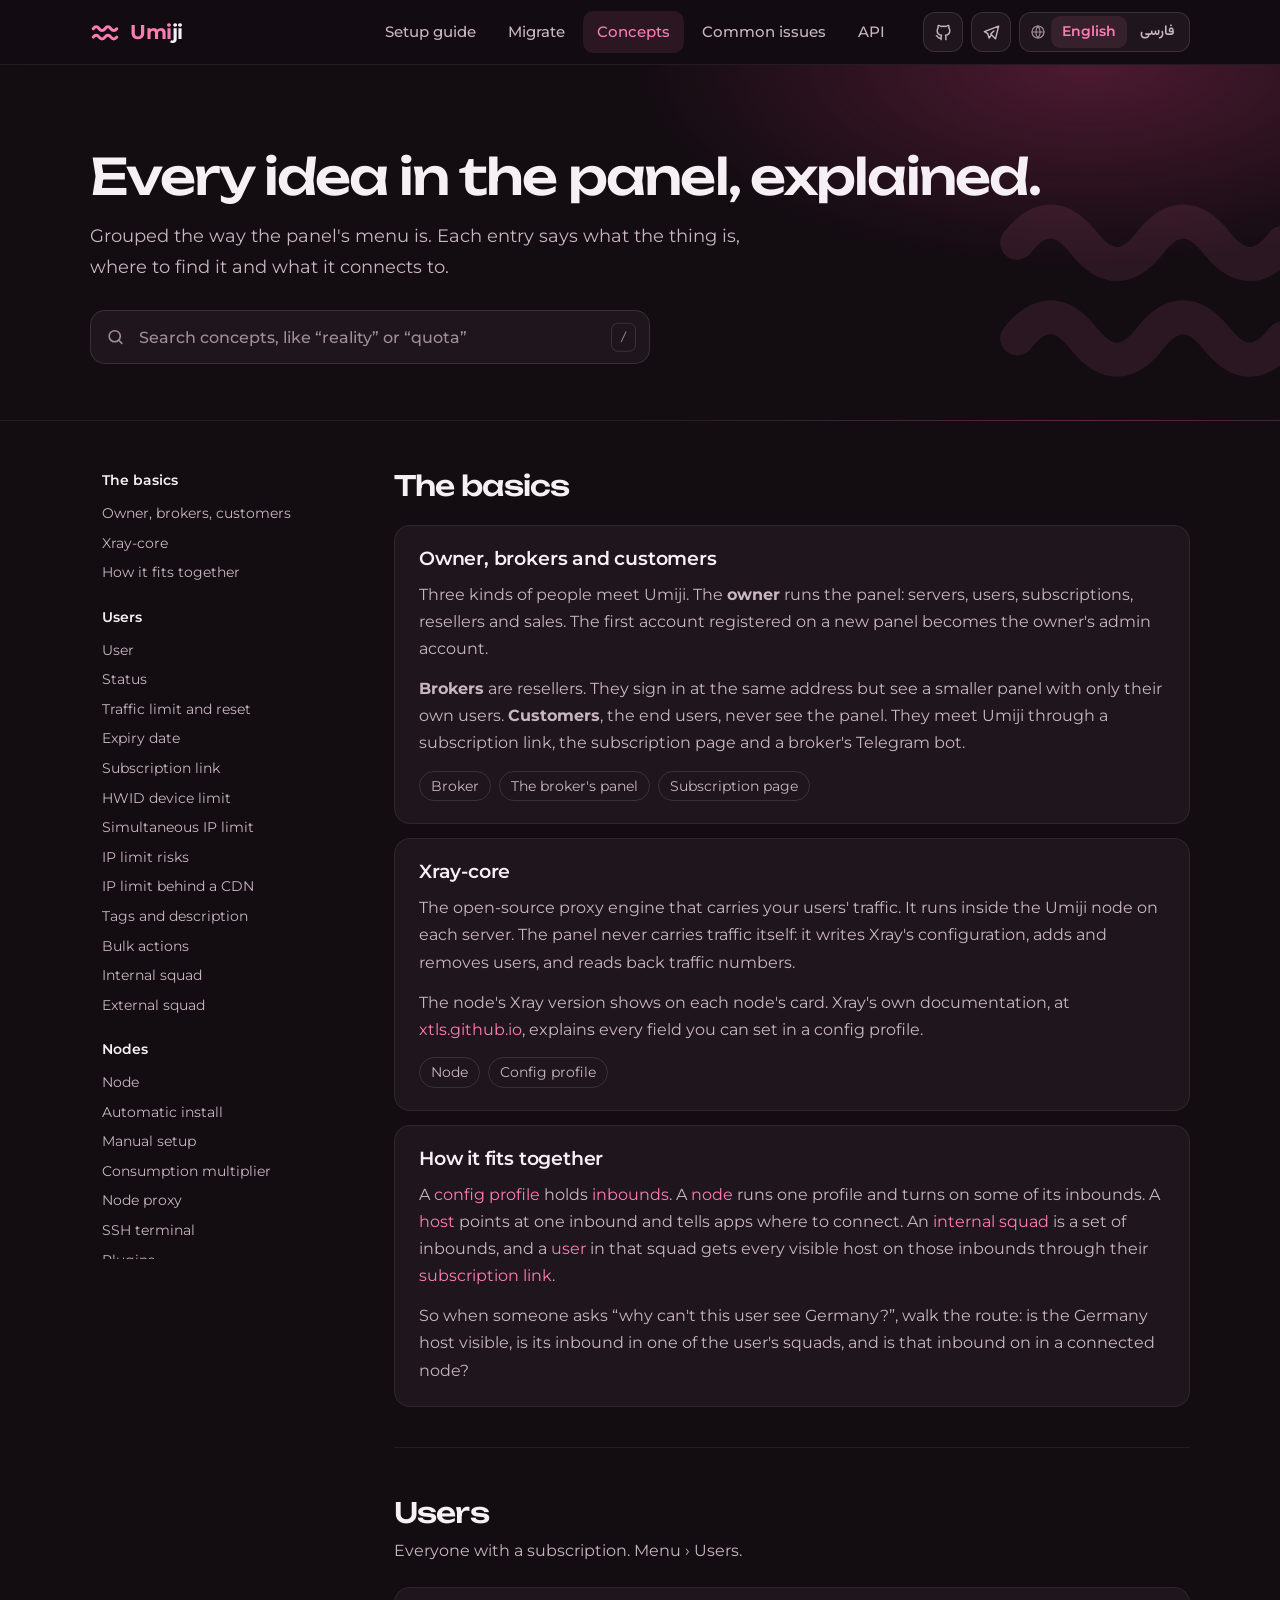
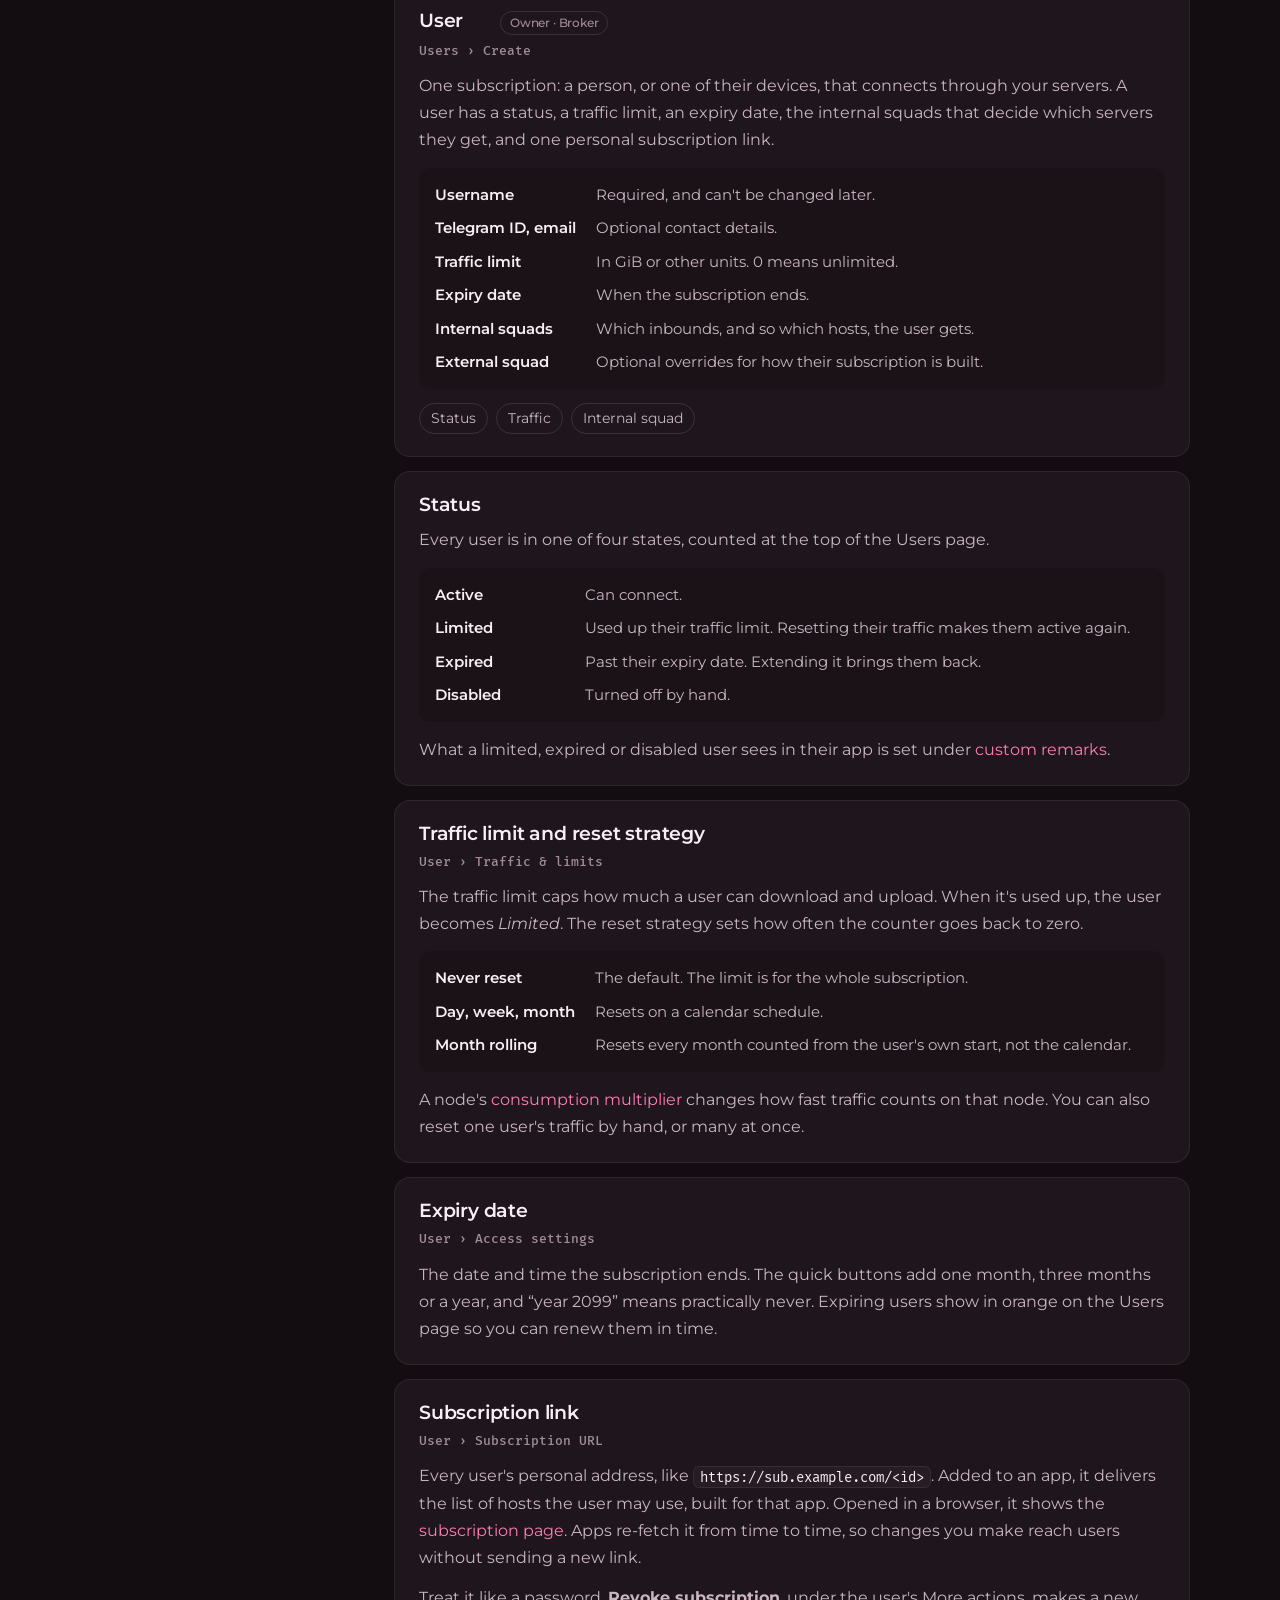
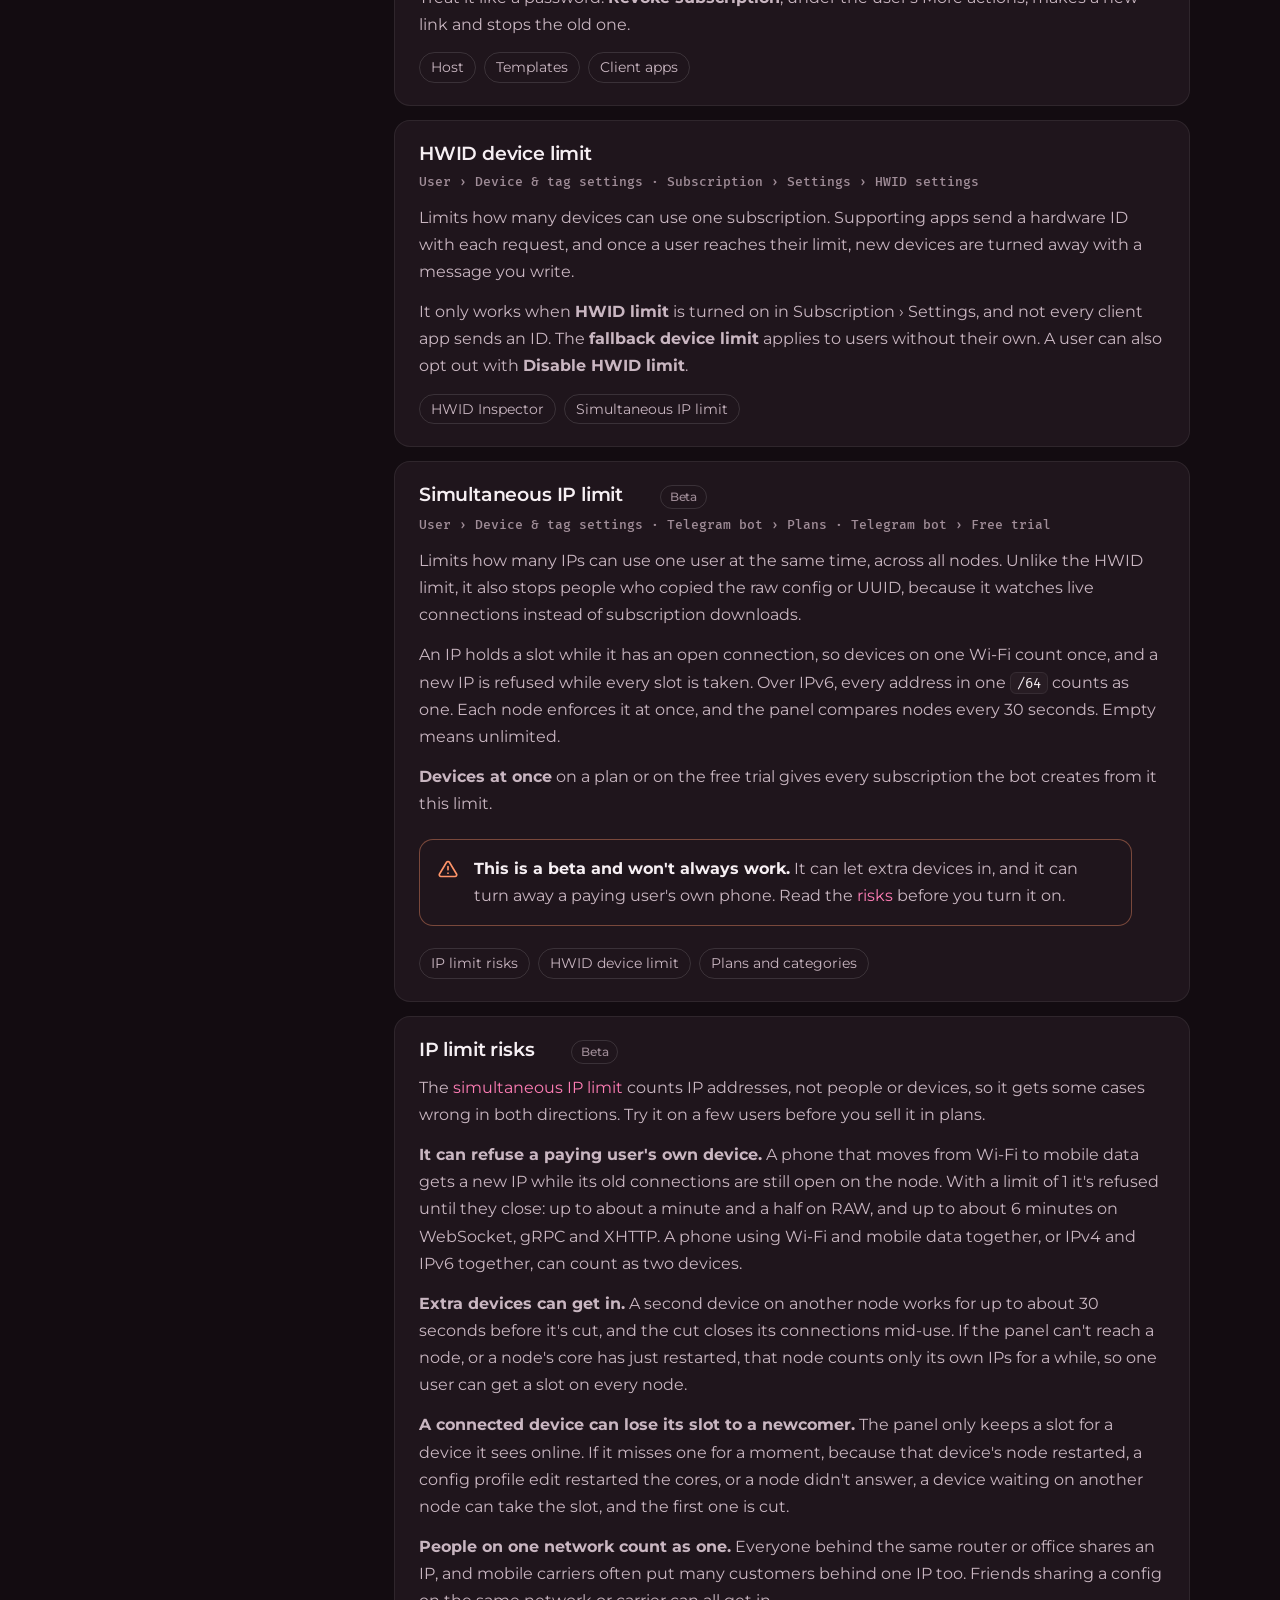
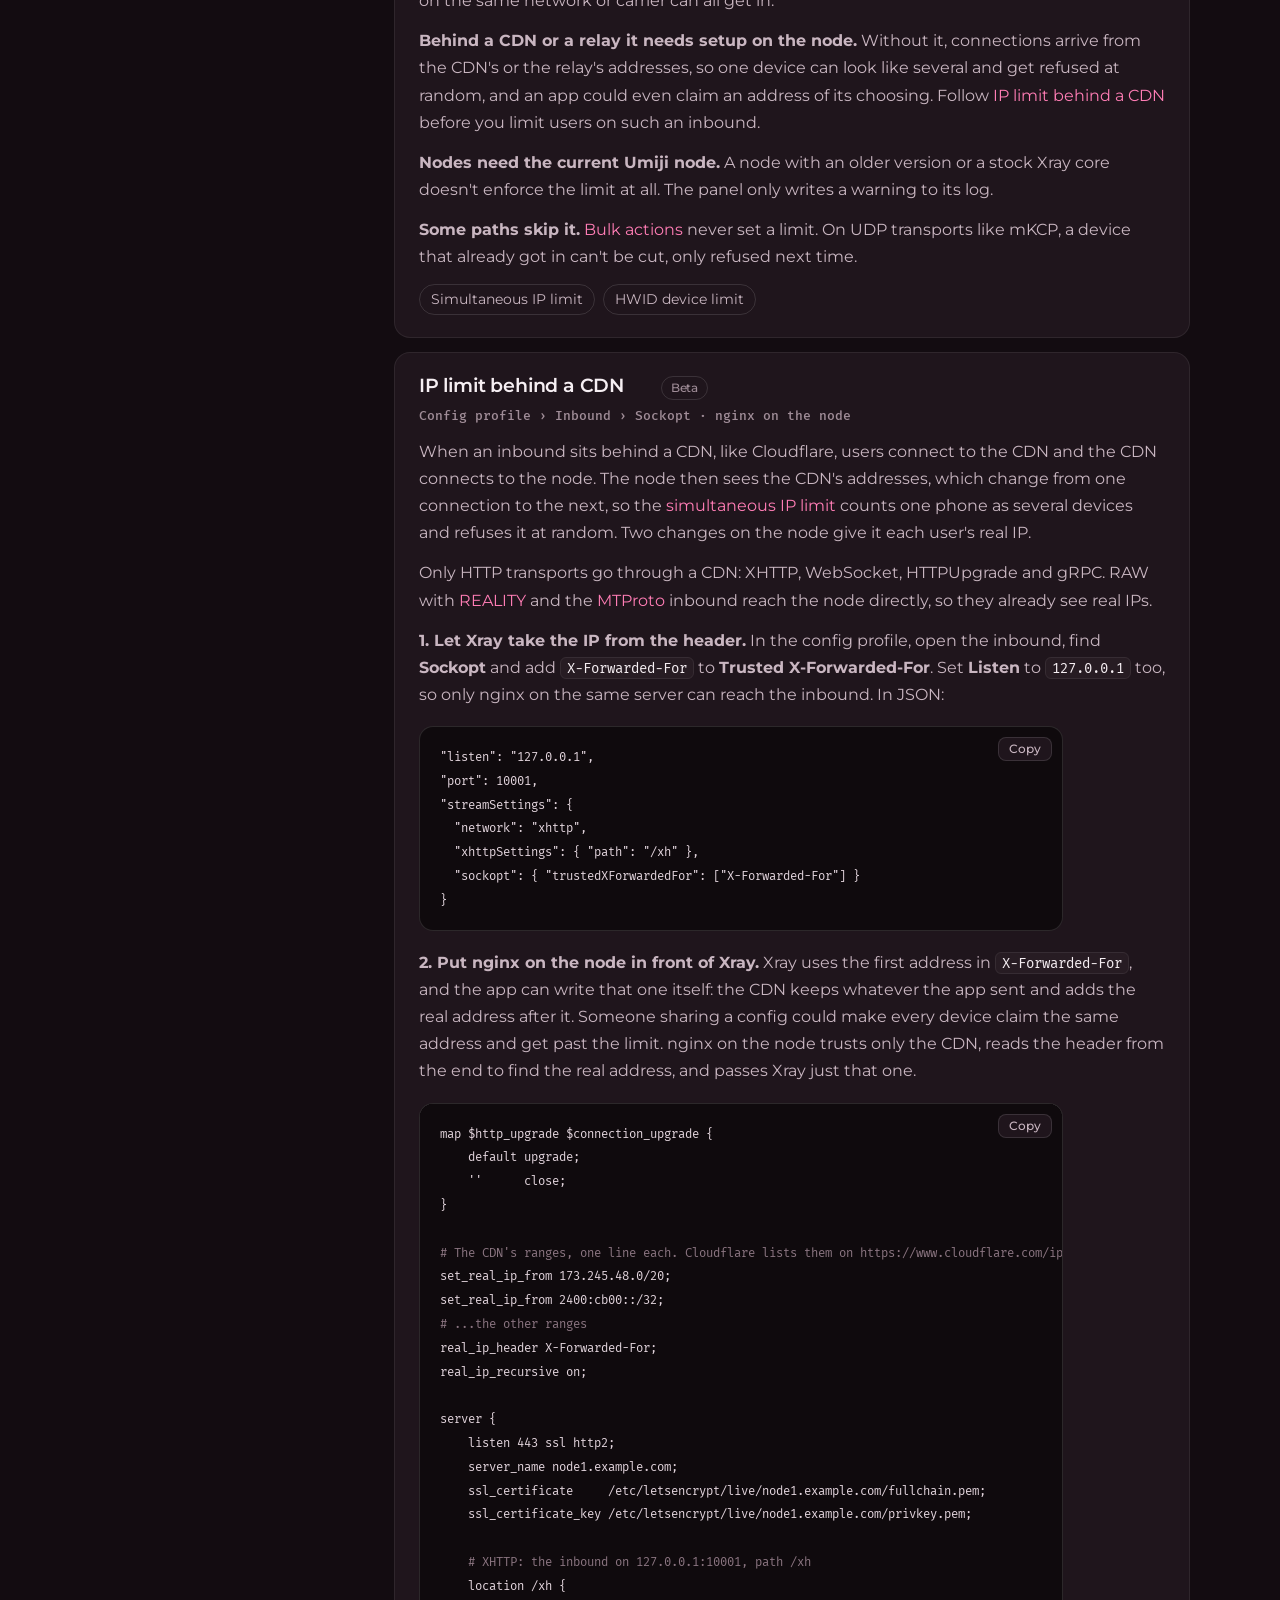
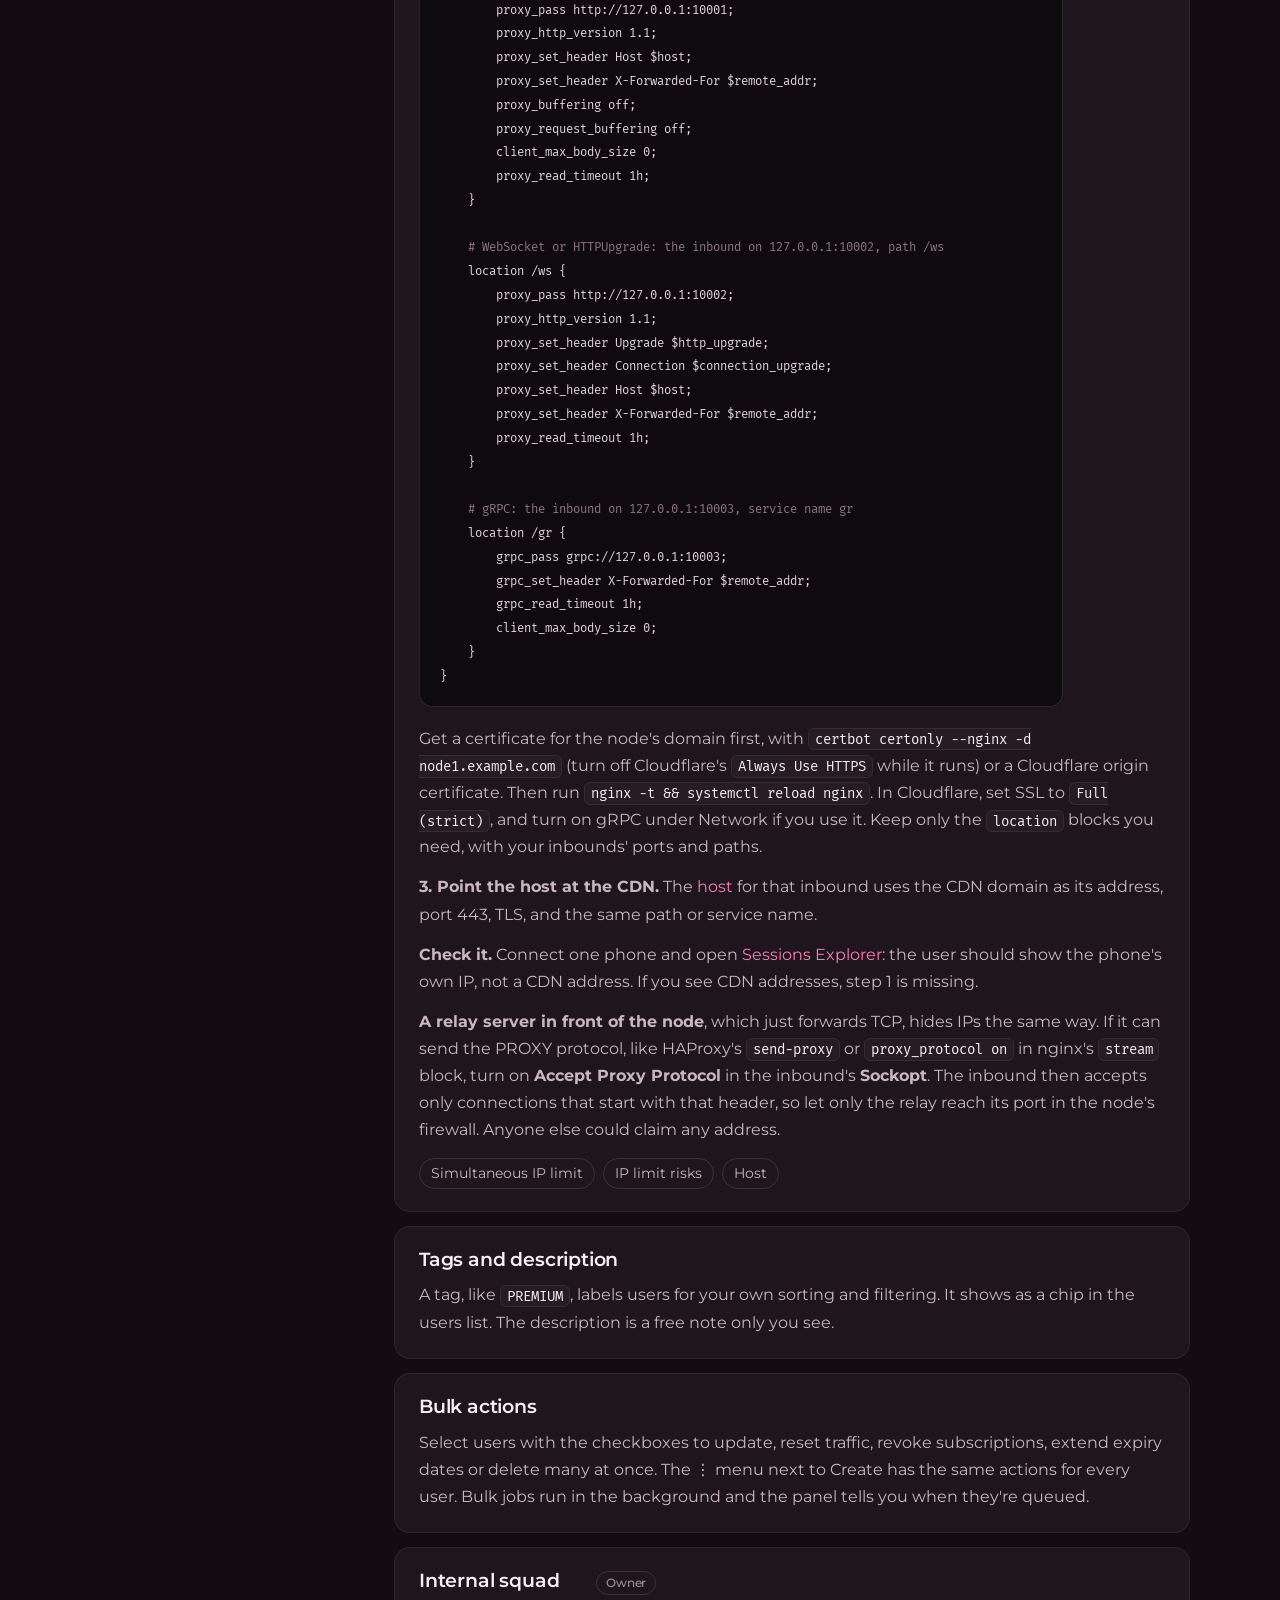
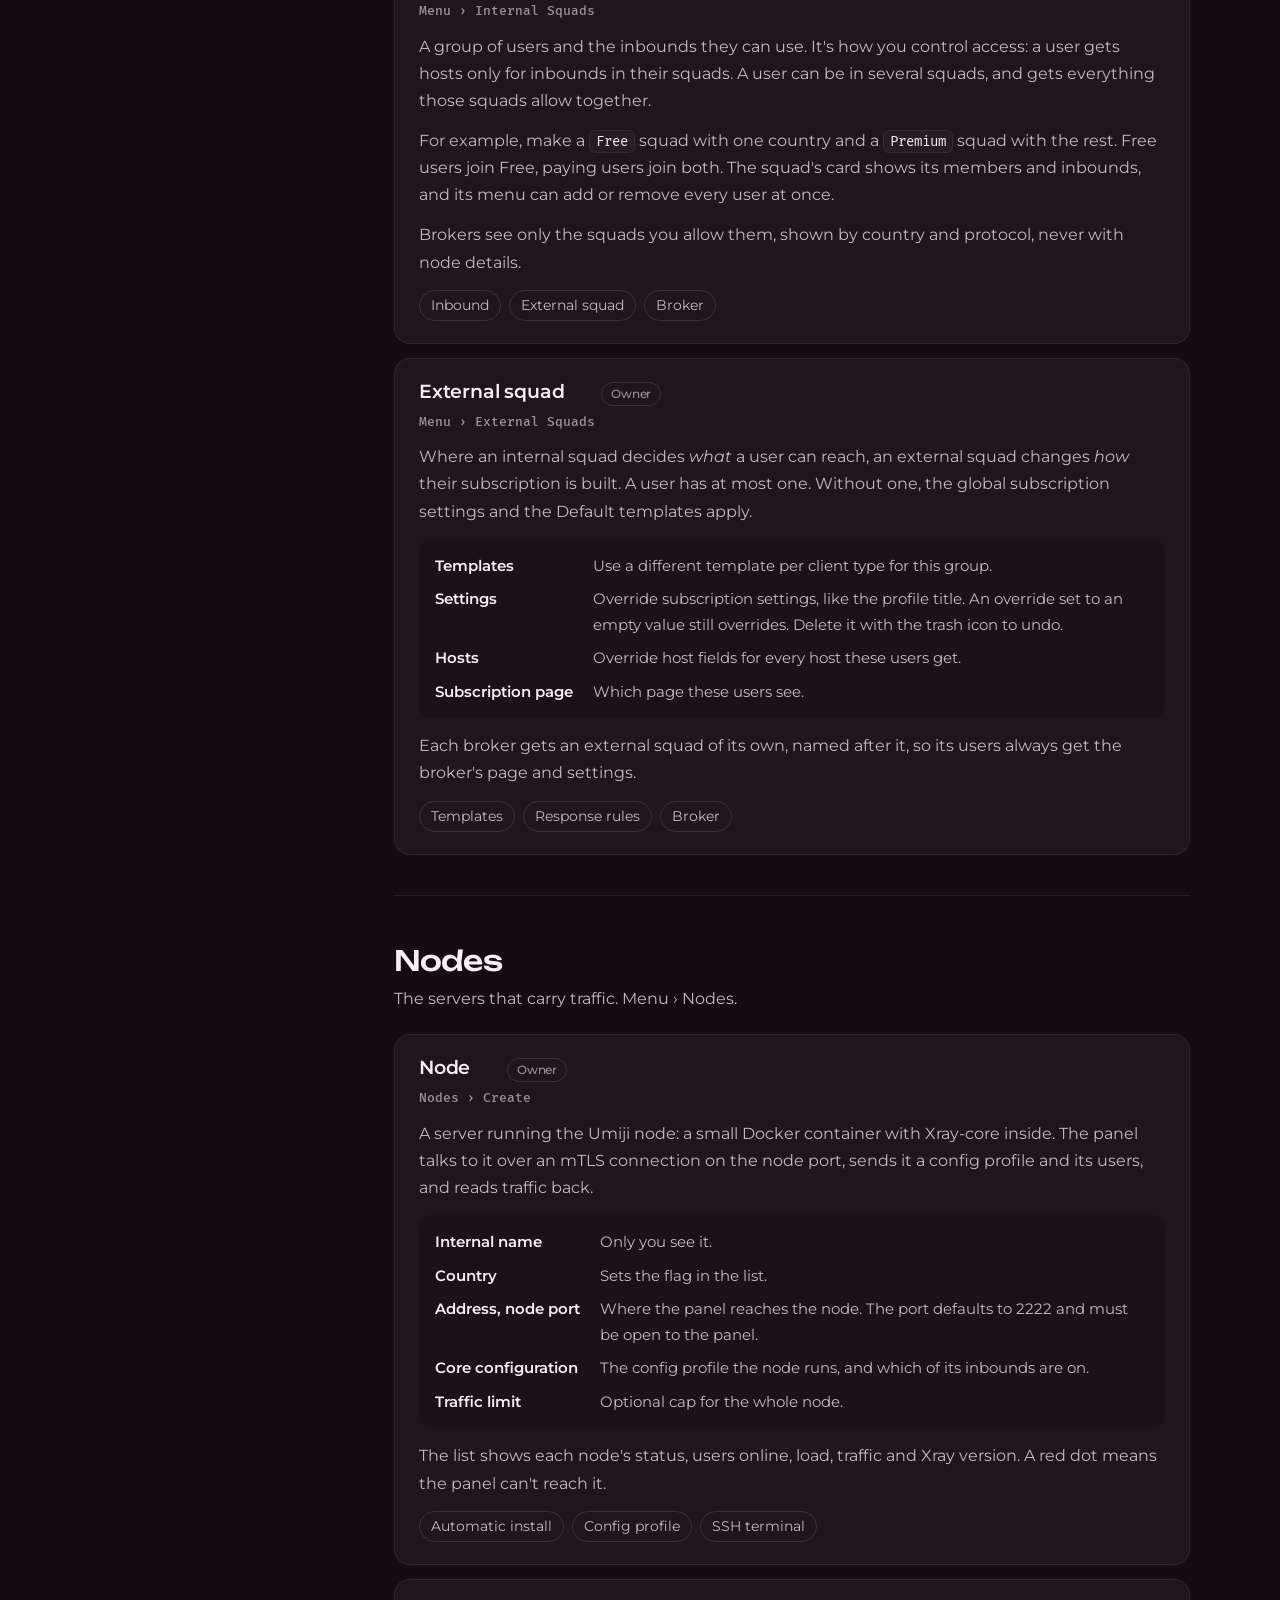
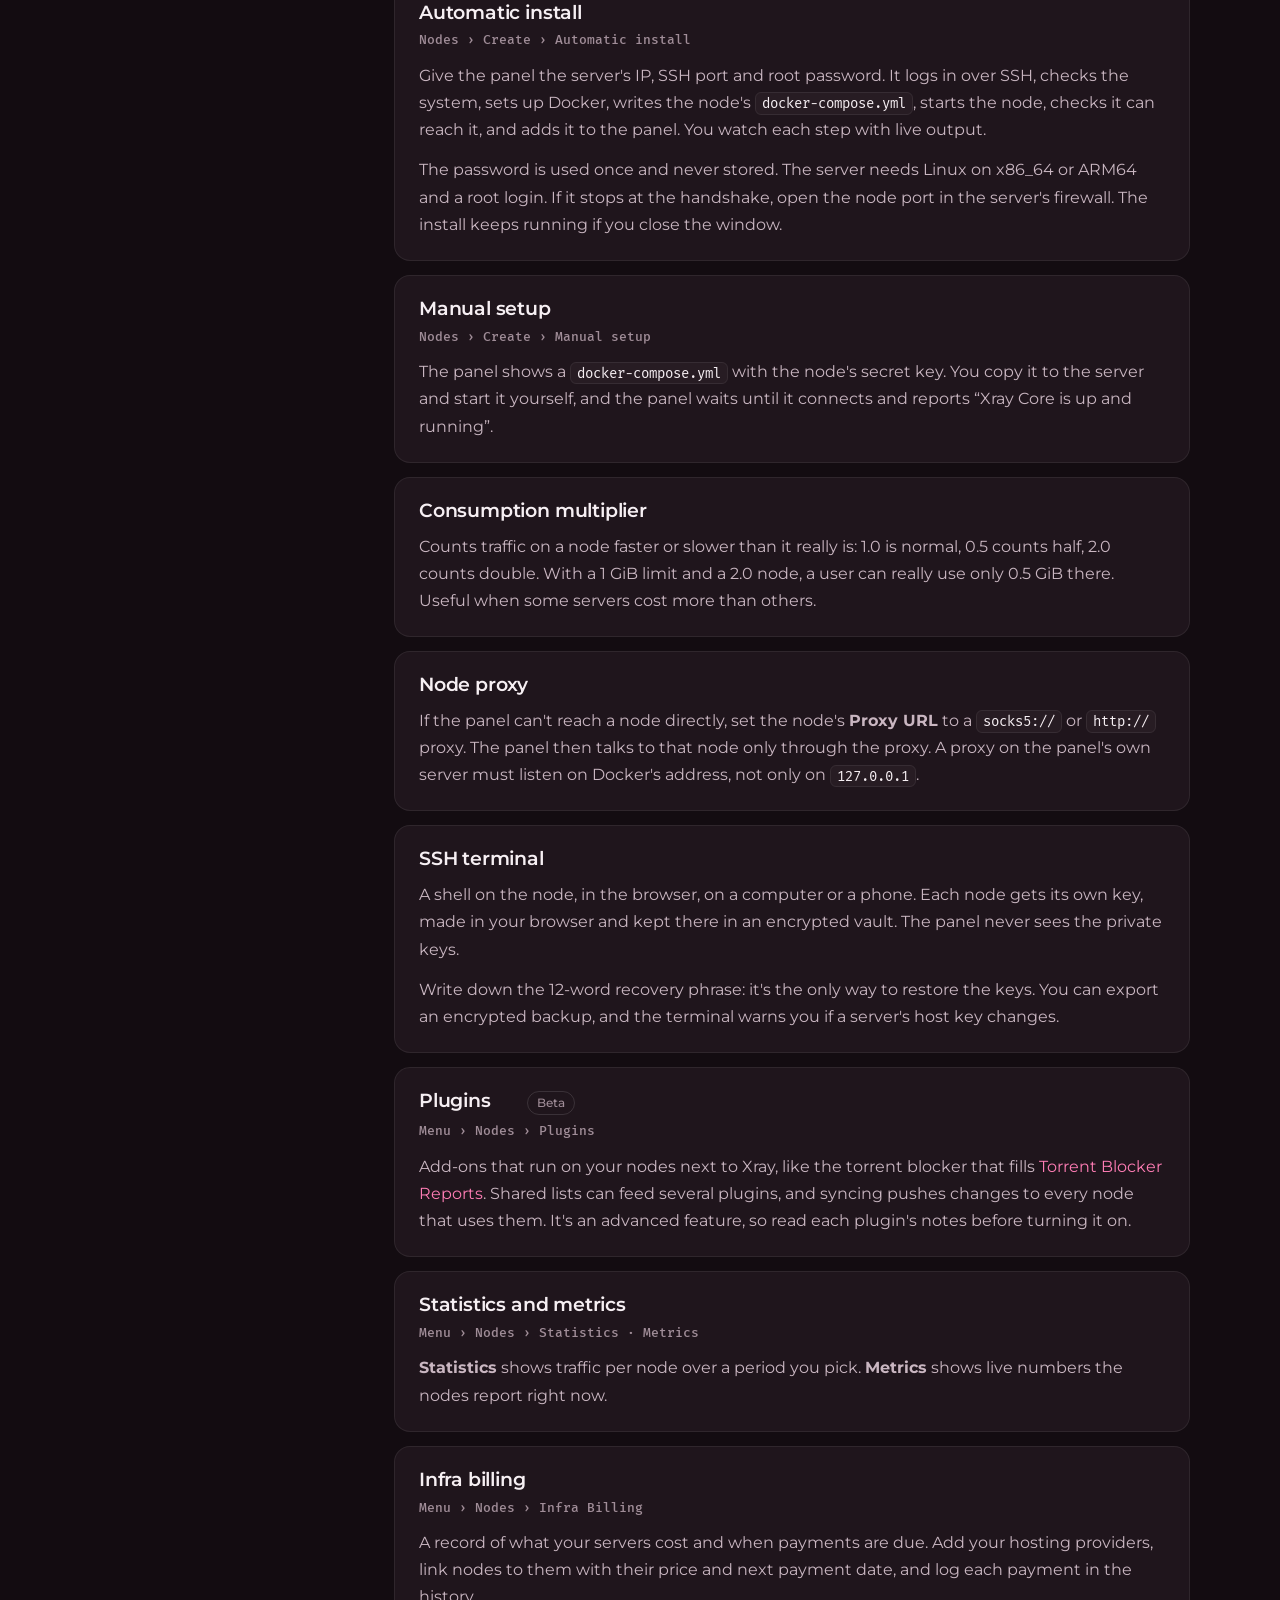
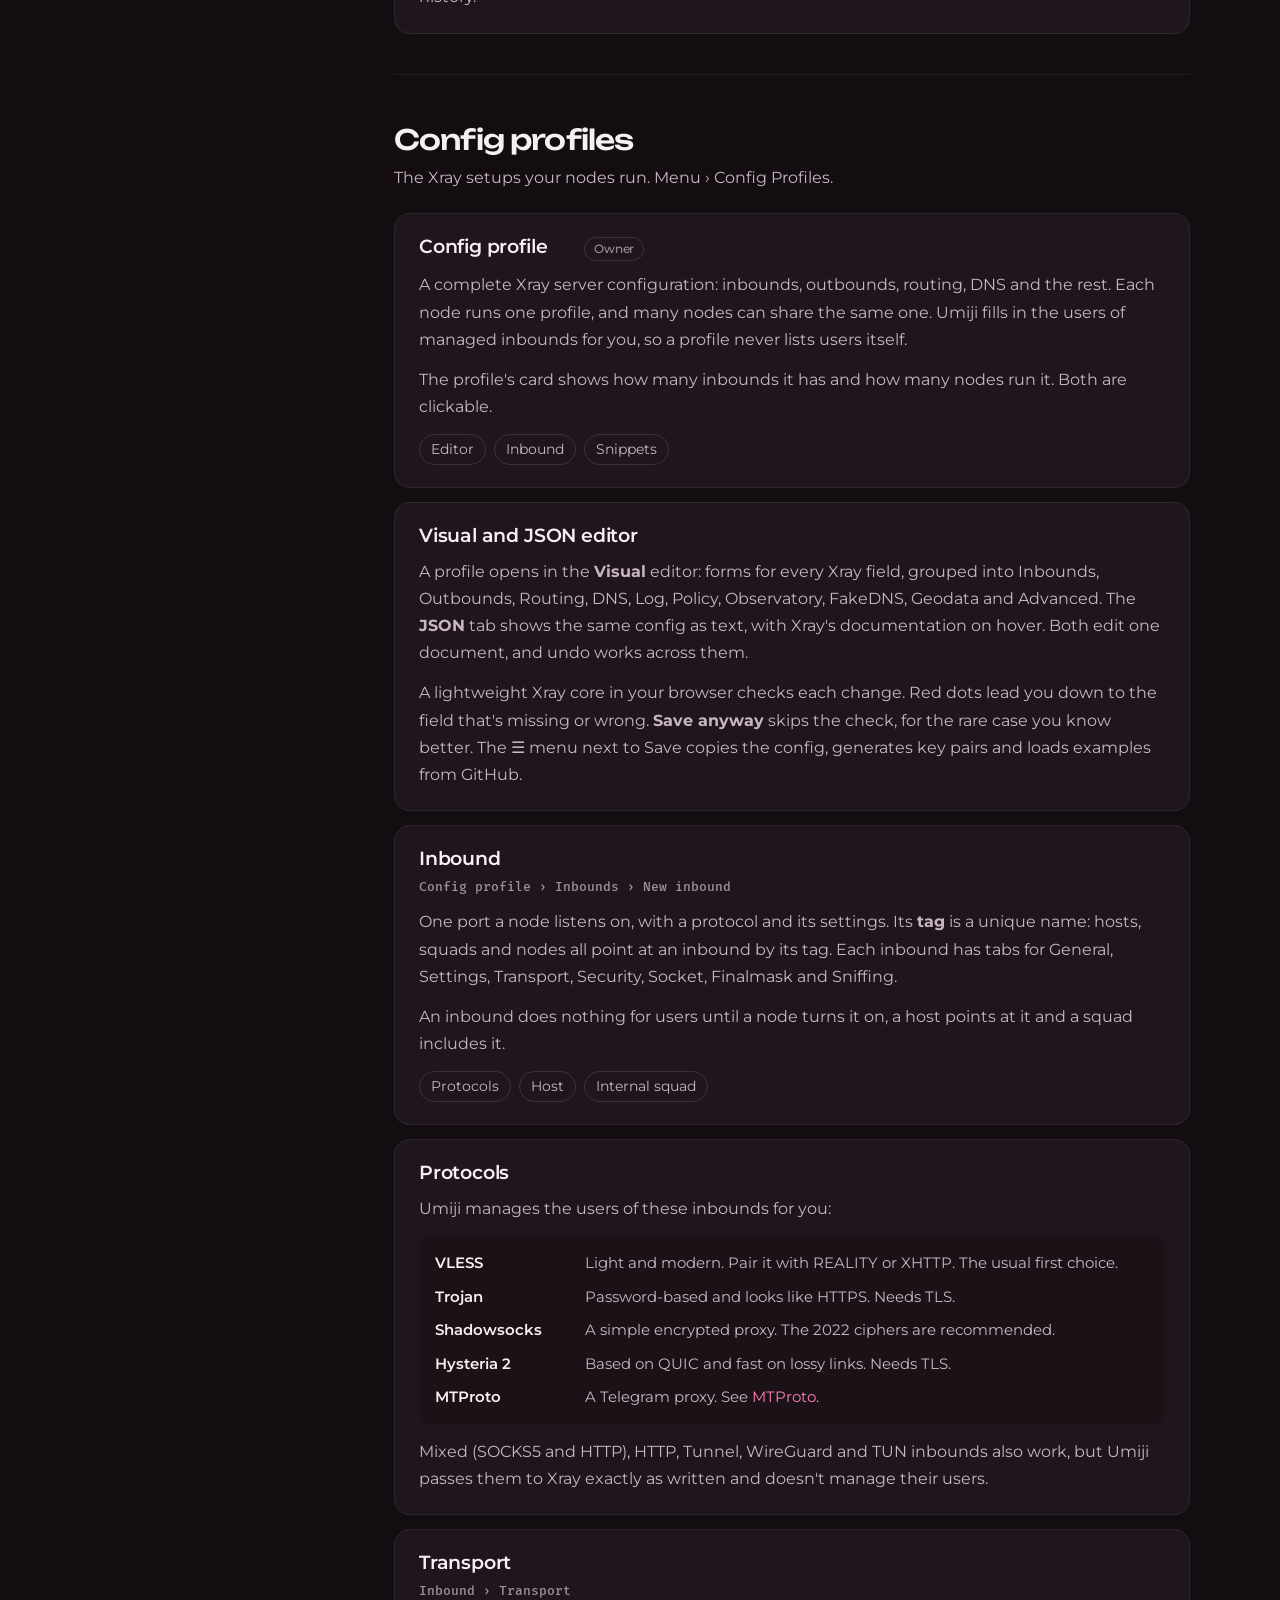
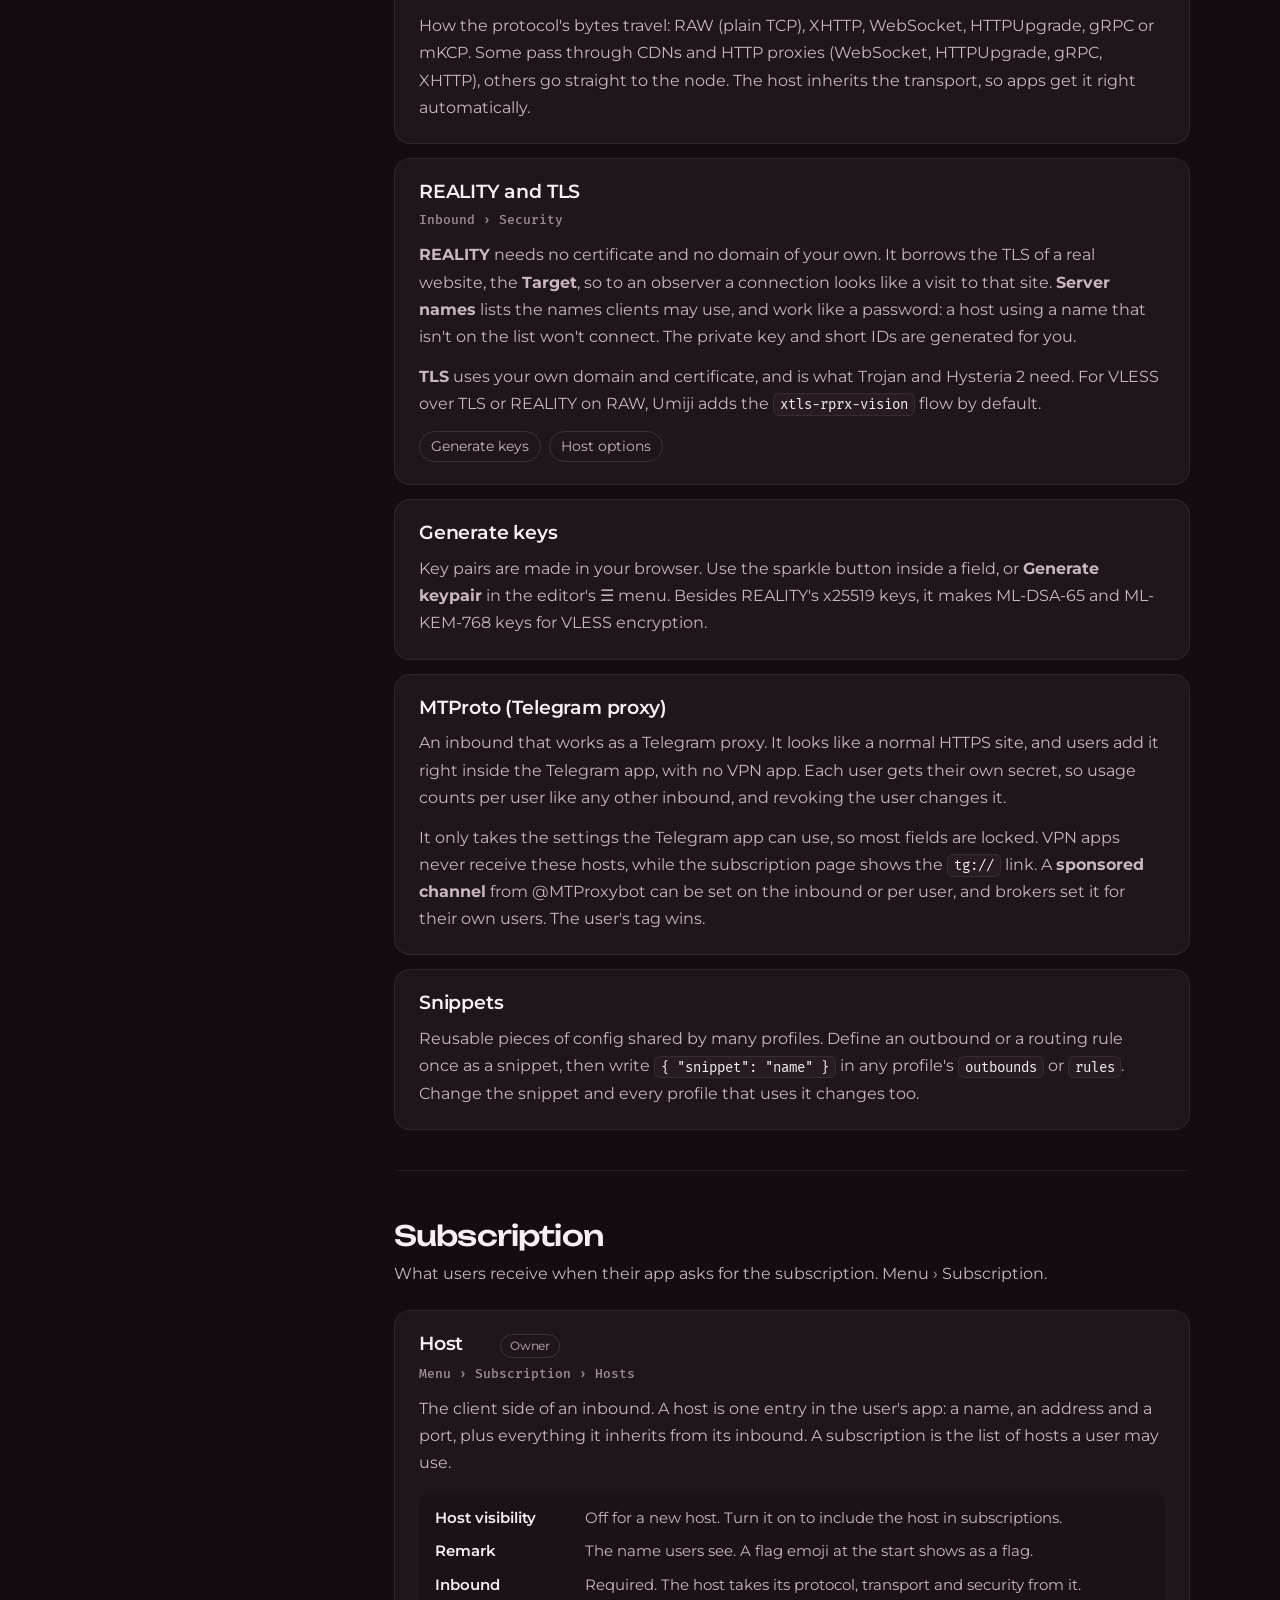
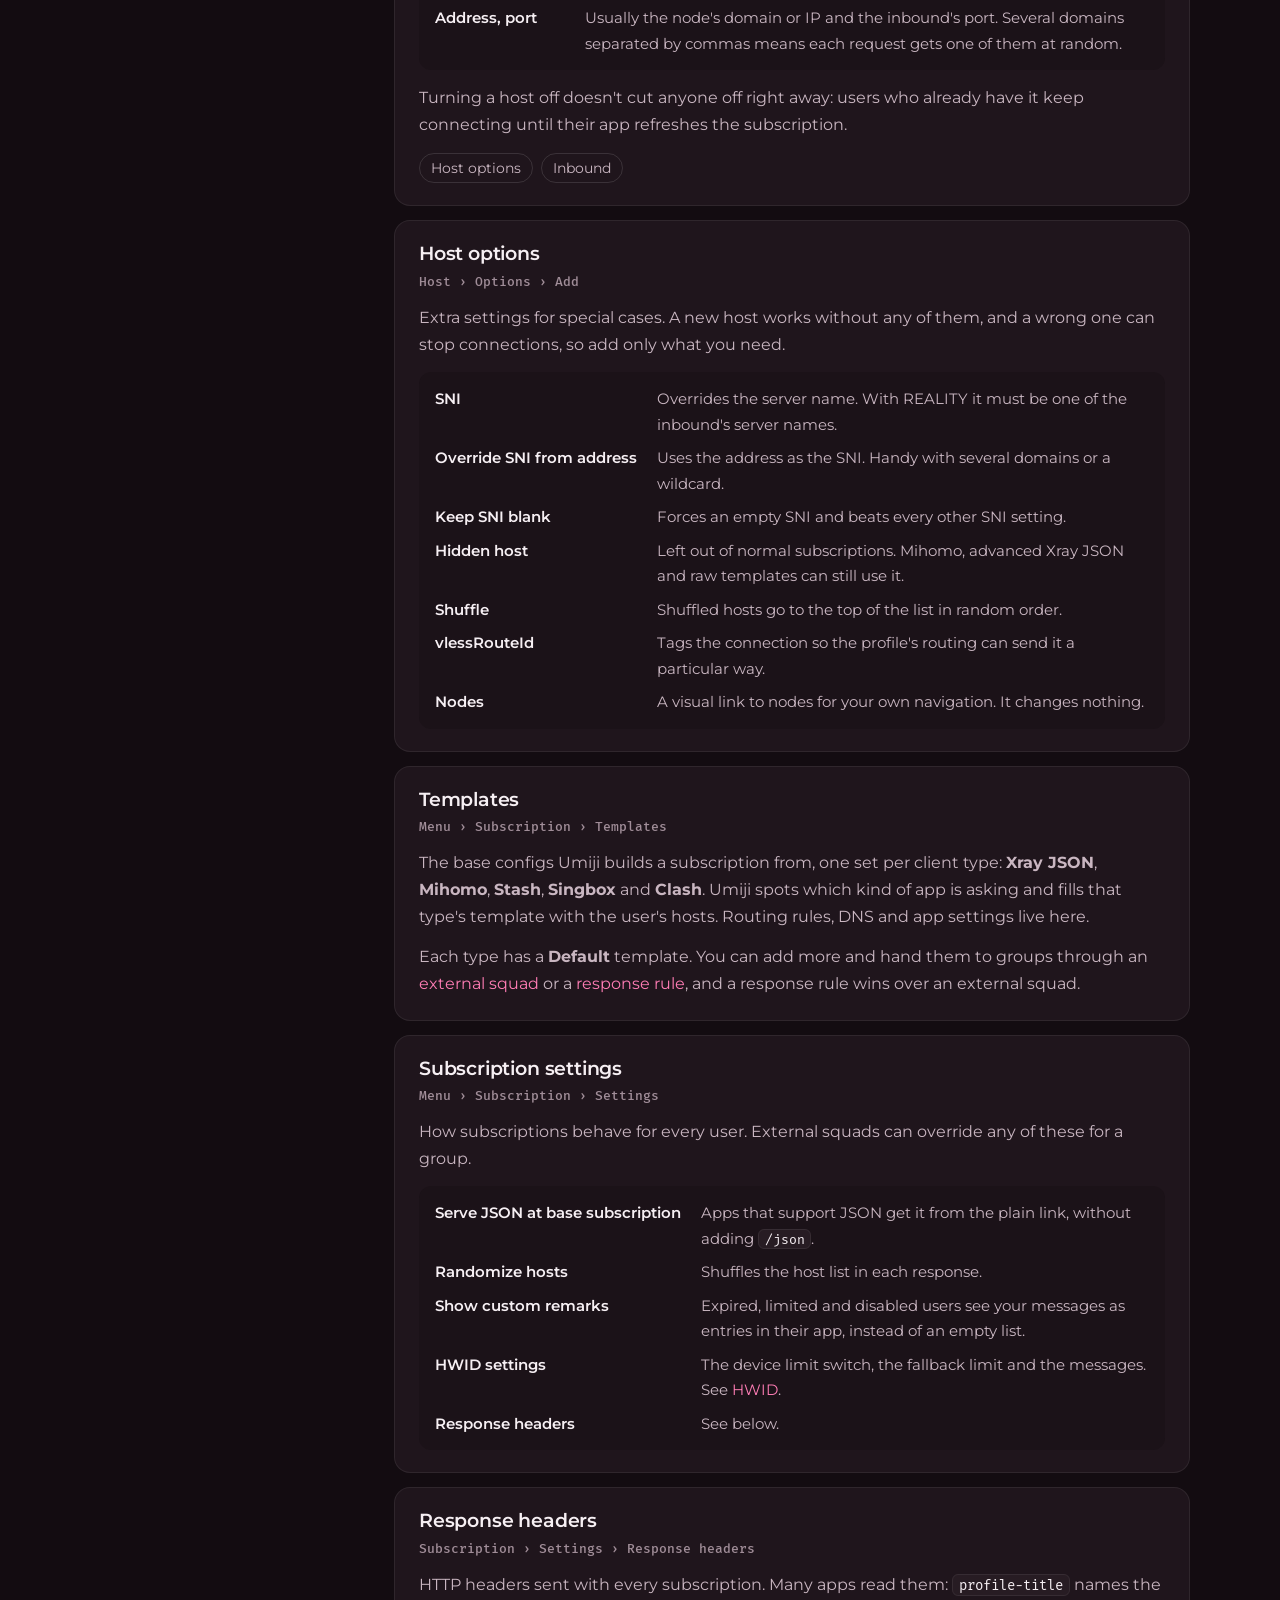
<file: docs/concepts/index.html>
<!doctype html>
<html lang="en">
    <head>
        <meta charset="utf-8" />
        <meta name="viewport" content="width=device-width, initial-scale=1, viewport-fit=cover" />
        <title>Concepts · Umiji</title>
        <meta
            name="description"
            content="Every concept in the Umiji panel explained: users, nodes, config profiles, inbounds, hosts, squads, templates, subscription pages, brokers, store bots, tools and settings."
        />
        <meta name="theme-color" content="#130C11" />
        <link rel="alternate" hreflang="en" href="https://umiji.wiki/concepts/" />
        <link rel="alternate" hreflang="fa" href="https://umiji.wiki/fa/concepts/" />
        <link rel="icon" href="../assets/favicon.svg" type="image/svg+xml" />
        <link rel="icon" href="../assets/favicon-32.png" sizes="32x32" type="image/png" />
        <link rel="apple-touch-icon" href="../assets/apple-touch-icon.png" />
        <link rel="preconnect" href="https://fonts.googleapis.com" />
        <link rel="preconnect" href="https://fonts.gstatic.com" crossorigin />
        <link
            rel="stylesheet"
            href="https://fonts.googleapis.com/css2?family=Fira+Mono:wght@400;500&family=Montserrat:wght@400;500;600;700&family=Unbounded:wght@500;600&display=swap"
        />
        <!-- only the letters of the language switch and of 海路 -->
        <link rel="stylesheet" href="https://fonts.googleapis.com/css2?family=Vazirmatn:wght@600&family=Noto+Sans+JP:wght@400;600&text=%D9%81%D8%A7%D8%B1%D8%B3%DB%8C%E6%B5%B7%E8%B7%AF&display=swap" />
        <link rel="stylesheet" href="../assets/site.css" />
    </head>
    <body>
        <a class="skip" href="#main">Skip to content</a>

        <header class="topbar">
            <div class="wrap">
                <a class="brand" href="../" aria-label="Umiji wiki home">
                    <svg viewBox="0 0 16 16" fill="none" aria-hidden="true">
                        <g stroke="currentColor" stroke-linecap="round" stroke-linejoin="round" stroke-width="1.6">
                            <path d="M1.75 6.25q1.56-2 3.13 0t3.12 0t3.13 0t3.12 0" />
                            <path d="M1.75 10.75q1.56-2 3.13 0t3.12 0t3.13 0t3.12 0" />
                        </g>
                    </svg>
                    <span class="word"><span class="umi">Umi</span><span class="ji">ji</span></span>
                </a>
                <nav class="nav" id="site-nav" aria-label="Main">
                    <a href="../guide/">Setup guide</a>
                    <a href="../migrate/">Migrate</a>
                    <a href="./" aria-current="page">Concepts</a>
                    <a href="../troubleshooting/">Common issues</a>
                    <a href="../api/">API</a>
                    <a class="tg-row" href="https://t.me/umijidev">Telegram channel</a>
                </nav>
                <div class="tools">
                    <a class="icon-btn gh" href="https://github.com/therewasluna/umiji" aria-label="Umiji on GitHub">
                        <svg viewBox="0 0 24 24" fill="none" stroke="currentColor" stroke-width="1.8" stroke-linecap="round" stroke-linejoin="round" aria-hidden="true"><path d="M9 19c-4.3 1.4-4.3-2.5-6-3m12 5v-3.5c0-1 .1-1.4-.5-2 2.8-.3 5.5-1.4 5.5-6a4.6 4.6 0 0 0-1.3-3.2 4.2 4.2 0 0 0-.1-3.2s-1.1-.3-3.5 1.3a12.3 12.3 0 0 0-6.2 0C6.5 2.8 5.4 3.1 5.4 3.1a4.2 4.2 0 0 0-.1 3.2A4.6 4.6 0 0 0 4 9.5c0 4.6 2.7 5.7 5.5 6-.6.6-.6 1.2-.5 2V21" /></svg>
                    </a>
                    <a class="icon-btn tg" href="https://t.me/umijidev" aria-label="Umiji on Telegram">
                        <svg viewBox="0 0 24 24" fill="none" stroke="currentColor" stroke-width="1.8" stroke-linecap="round" stroke-linejoin="round" aria-hidden="true"><path d="M15 10l-4 4l6 6l4-16l-18 7l4 2l2 6l3-4" /></svg>
                    </a>
                    <div class="lang" role="group" aria-label="Language">
                        <svg viewBox="0 0 24 24" fill="none" stroke="currentColor" stroke-width="1.8" stroke-linecap="round" stroke-linejoin="round" aria-hidden="true"><circle cx="12" cy="12" r="9" /><path d="M3 12h18M12 3a14 14 0 0 1 0 18M12 3a14 14 0 0 0 0 18" /></svg>
                        <a href="./" lang="en" aria-current="page">English</a>
                        <a href="../fa/concepts/" lang="fa" hreflang="fa">فارسی</a>
                    </div>
                    <button class="icon-btn menu-btn" type="button" aria-expanded="false" aria-controls="site-nav" aria-label="Menu"><i></i><i></i></button>
                </div>
            </div>
        </header>

        <main id="main">
            <div class="page-head">
                <div class="wrap">
                    <h1>Every idea in the panel, explained.</h1>
                    <p>
                        Grouped the way the panel's menu is. Each entry says what the thing is, where to find it and
                        what it connects to.
                    </p>
                    <label class="search">
                        <svg viewBox="0 0 24 24" fill="none" stroke="currentColor" stroke-width="2" stroke-linecap="round" stroke-linejoin="round" aria-hidden="true"><circle cx="11" cy="11" r="7" /><path d="M20 20l-3.5-3.5" /></svg>
                        <input id="concept-search" type="search" placeholder="Search concepts, like “reality” or “quota”" aria-label="Search concepts" autocomplete="off" />
                        <kbd aria-hidden="true">/</kbd>
                    </label>
                </div>
                <svg class="waves" viewBox="0 0 16 16" fill="none" aria-hidden="true"><g stroke="currentColor" stroke-linecap="round" stroke-width="1.6"><path d="M1.75 6.25q1.56-2 3.13 0t3.12 0t3.13 0t3.12 0" /><path d="M1.75 10.75q1.56-2 3.13 0t3.12 0t3.13 0t3.12 0" /></g></svg>
            </div>

            <div class="wrap docs">
                <aside class="toc collapsible" aria-label="Concepts">
                    <button class="toc-toggle" type="button" aria-expanded="false">
                        All concepts
                        <svg viewBox="0 0 24 24" fill="none" stroke="currentColor" stroke-width="2" stroke-linecap="round" stroke-linejoin="round" aria-hidden="true"><path d="M6 9l6 6 6-6" /></svg>
                    </button>
                    <div class="group"><span>The basics</span><ul>
                        <li><a href="#roles">Owner, brokers, customers</a></li>
                        <li><a href="#xray">Xray-core</a></li>
                        <li><a href="#route">How it fits together</a></li>
                    </ul></div>
                    <div class="group"><span>Users</span><ul>
                        <li><a href="#user">User</a></li>
                        <li><a href="#user-status">Status</a></li>
                        <li><a href="#traffic">Traffic limit and reset</a></li>
                        <li><a href="#expiry">Expiry date</a></li>
                        <li><a href="#subscription-link">Subscription link</a></li>
                        <li><a href="#hwid">HWID device limit</a></li>
                        <li><a href="#ip-limit">Simultaneous IP limit</a></li>
                        <li><a href="#ip-limit-risks">IP limit risks</a></li>
                        <li><a href="#ip-limit-cdn">IP limit behind a CDN</a></li>
                        <li><a href="#tags">Tags and description</a></li>
                        <li><a href="#bulk">Bulk actions</a></li>
                        <li><a href="#internal-squad">Internal squad</a></li>
                        <li><a href="#external-squad">External squad</a></li>
                    </ul></div>
                    <div class="group"><span>Nodes</span><ul>
                        <li><a href="#node">Node</a></li>
                        <li><a href="#auto-install">Automatic install</a></li>
                        <li><a href="#manual-setup">Manual setup</a></li>
                        <li><a href="#consumption">Consumption multiplier</a></li>
                        <li><a href="#node-proxy">Node proxy</a></li>
                        <li><a href="#ssh">SSH terminal</a></li>
                        <li><a href="#plugins">Plugins</a></li>
                        <li><a href="#node-stats">Statistics and metrics</a></li>
                        <li><a href="#infra-billing">Infra billing</a></li>
                    </ul></div>
                    <div class="group"><span>Config profiles</span><ul>
                        <li><a href="#config-profile">Config profile</a></li>
                        <li><a href="#editor">Visual and JSON editor</a></li>
                        <li><a href="#inbound">Inbound</a></li>
                        <li><a href="#protocols">Protocols</a></li>
                        <li><a href="#transport">Transport</a></li>
                        <li><a href="#reality">REALITY and TLS</a></li>
                        <li><a href="#keys">Generate keys</a></li>
                        <li><a href="#mtproto">MTProto (Telegram)</a></li>
                        <li><a href="#snippets">Snippets</a></li>
                    </ul></div>
                    <div class="group"><span>Subscription</span><ul>
                        <li><a href="#host">Host</a></li>
                        <li><a href="#host-options">Host options</a></li>
                        <li><a href="#templates">Templates</a></li>
                        <li><a href="#subscription-settings">Subscription settings</a></li>
                        <li><a href="#response-headers">Response headers</a></li>
                        <li><a href="#response-rules">Response rules</a></li>
                        <li><a href="#subscription-page">Subscription page</a></li>
                        <li><a href="#client-app">Client apps</a></li>
                    </ul></div>
                    <div class="group"><span>Brokers and sales</span><ul>
                        <li><a href="#broker">Broker</a></li>
                        <li><a href="#broker-panel">The broker's panel</a></li>
                        <li><a href="#telegram-bot">Telegram store bot</a></li>
                        <li><a href="#plans">Plans and categories</a></li>
                        <li><a href="#payments">Wallet, payments, receipts</a></li>
                        <li><a href="#orders">Orders</a></li>
                        <li><a href="#referrals">Referrals</a></li>
                        <li><a href="#trial">Free trial</a></li>
                        <li><a href="#channels">Required channels</a></li>
                        <li><a href="#bot-texts">Texts and languages</a></li>
                        <li><a href="#bot-stats">Bot stats</a></li>
                        <li><a href="#broadcast">Bot Broadcast</a></li>
                    </ul></div>
                    <div class="group"><span>Tools</span><ul>
                        <li><a href="#hwid-inspector">HWID Inspector</a></li>
                        <li><a href="#srh-inspector">SRH Inspector</a></li>
                        <li><a href="#torrent-reports">Torrent Blocker Reports</a></li>
                        <li><a href="#sessions">Sessions Explorer</a></li>
                        <li><a href="#http-stats">HTTP Stats</a></li>
                        <li><a href="#quick-open">Quick Open</a></li>
                    </ul></div>
                    <div class="group"><span>Settings</span><ul>
                        <li><a href="#umiji-settings">Umiji Settings</a></li>
                        <li><a href="#auth">Sign-in methods</a></li>
                        <li><a href="#api-tokens">API tokens</a></li>
                        <li><a href="#branding">Branding</a></li>
                        <li><a href="#languages">Languages</a></li>
                        <li><a href="#home">Home dashboard</a></li>
                    </ul></div>
                </aside>

                <div>
                    <!-- BASICS -->
                    <section class="group-block" id="basics">
                        <div class="group-title">
                            <h2>The basics</h2>
                        </div>
                        <div class="concepts">
                            <article class="concept" id="roles">
                                <h3>Owner, brokers and customers <a class="anchor" href="#roles" aria-label="Link to this concept">#</a></h3>
                                <p>Three kinds of people meet Umiji. The <strong>owner</strong> runs the panel: servers, users, subscriptions, resellers and sales. The first account registered on a new panel becomes the owner's admin account.</p>
                                <p><strong>Brokers</strong> are resellers. They sign in at the same address but see a smaller panel with only their own users. <strong>Customers</strong>, the end users, never see the panel. They meet Umiji through a subscription link, the subscription page and a broker's Telegram bot.</p>
                                <div class="related"><a href="#broker">Broker</a><a href="#broker-panel">The broker's panel</a><a href="#subscription-page">Subscription page</a></div>
                            </article>
                            <article class="concept" id="xray">
                                <h3>Xray-core <a class="anchor" href="#xray" aria-label="Link to this concept">#</a></h3>
                                <p>The open-source proxy engine that carries your users' traffic. It runs inside the Umiji node on each server. The panel never carries traffic itself: it writes Xray's configuration, adds and removes users, and reads back traffic numbers.</p>
                                <p>The node's Xray version shows on each node's card. Xray's own documentation, at <a href="https://xtls.github.io/en/config/">xtls.github.io</a>, explains every field you can set in a config profile.</p>
                                <div class="related"><a href="#node">Node</a><a href="#config-profile">Config profile</a></div>
                            </article>
                            <article class="concept" id="route">
                                <h3>How it fits together <a class="anchor" href="#route" aria-label="Link to this concept">#</a></h3>
                                <p>A <a href="#config-profile">config profile</a> holds <a href="#inbound">inbounds</a>. A <a href="#node">node</a> runs one profile and turns on some of its inbounds. A <a href="#host">host</a> points at one inbound and tells apps where to connect. An <a href="#internal-squad">internal squad</a> is a set of inbounds, and a <a href="#user">user</a> in that squad gets every visible host on those inbounds through their <a href="#subscription-link">subscription link</a>.</p>
                                <p>So when someone asks “why can't this user see Germany?”, walk the route: is the Germany host visible, is its inbound in one of the user's squads, and is that inbound on in a connected node?</p>
                            </article>
                        </div>
                    </section>

                    <!-- USERS -->
                    <section class="group-block" id="users">
                        <div class="group-title">
                            <h2>Users</h2>
                        </div>
                        <p>Everyone with a subscription. Menu › Users.</p>
                        <div class="concepts">
                            <article class="concept" id="user">
                                <h3>User <a class="anchor" href="#user" aria-label="Link to this concept">#</a> <span class="who">Owner · Broker</span></h3>
                                <span class="where">Users › Create</span>
                                <p>One subscription: a person, or one of their devices, that connects through your servers. A user has a status, a traffic limit, an expiry date, the internal squads that decide which servers they get, and one personal subscription link.</p>
                                <dl>
                                    <dt>Username</dt><dd>Required, and can't be changed later.</dd>
                                    <dt>Telegram ID, email</dt><dd>Optional contact details.</dd>
                                    <dt>Traffic limit</dt><dd>In GiB or other units. 0 means unlimited.</dd>
                                    <dt>Expiry date</dt><dd>When the subscription ends.</dd>
                                    <dt>Internal squads</dt><dd>Which inbounds, and so which hosts, the user gets.</dd>
                                    <dt>External squad</dt><dd>Optional overrides for how their subscription is built.</dd>
                                </dl>
                                <div class="related"><a href="#user-status">Status</a><a href="#traffic">Traffic</a><a href="#internal-squad">Internal squad</a></div>
                            </article>
                            <article class="concept" id="user-status">
                                <h3>Status <a class="anchor" href="#user-status" aria-label="Link to this concept">#</a></h3>
                                <p>Every user is in one of four states, counted at the top of the Users page.</p>
                                <dl>
                                    <dt>Active</dt><dd>Can connect.</dd>
                                    <dt>Limited</dt><dd>Used up their traffic limit. Resetting their traffic makes them active again.</dd>
                                    <dt>Expired</dt><dd>Past their expiry date. Extending it brings them back.</dd>
                                    <dt>Disabled</dt><dd>Turned off by hand.</dd>
                                </dl>
                                <p>What a limited, expired or disabled user sees in their app is set under <a href="#subscription-settings">custom remarks</a>.</p>
                            </article>
                            <article class="concept" id="traffic">
                                <h3>Traffic limit and reset strategy <a class="anchor" href="#traffic" aria-label="Link to this concept">#</a></h3>
                                <span class="where">User › Traffic &amp; limits</span>
                                <p>The traffic limit caps how much a user can download and upload. When it's used up, the user becomes <em>Limited</em>. The reset strategy sets how often the counter goes back to zero.</p>
                                <dl>
                                    <dt>Never reset</dt><dd>The default. The limit is for the whole subscription.</dd>
                                    <dt>Day, week, month</dt><dd>Resets on a calendar schedule.</dd>
                                    <dt>Month rolling</dt><dd>Resets every month counted from the user's own start, not the calendar.</dd>
                                </dl>
                                <p>A node's <a href="#consumption">consumption multiplier</a> changes how fast traffic counts on that node. You can also reset one user's traffic by hand, or many at once.</p>
                            </article>
                            <article class="concept" id="expiry">
                                <h3>Expiry date <a class="anchor" href="#expiry" aria-label="Link to this concept">#</a></h3>
                                <span class="where">User › Access settings</span>
                                <p>The date and time the subscription ends. The quick buttons add one month, three months or a year, and “year 2099” means practically never. Expiring users show in orange on the Users page so you can renew them in time.</p>
                            </article>
                            <article class="concept" id="subscription-link">
                                <h3>Subscription link <a class="anchor" href="#subscription-link" aria-label="Link to this concept">#</a></h3>
                                <span class="where">User › Subscription URL</span>
                                <p>Every user's personal address, like <code>https://sub.example.com/&lt;id&gt;</code>. Added to an app, it delivers the list of hosts the user may use, built for that app. Opened in a browser, it shows the <a href="#subscription-page">subscription page</a>. Apps re-fetch it from time to time, so changes you make reach users without sending a new link.</p>
                                <p>Treat it like a password. <strong>Revoke subscription</strong>, under the user's More actions, makes a new link and stops the old one.</p>
                                <div class="related"><a href="#host">Host</a><a href="#templates">Templates</a><a href="#client-app">Client apps</a></div>
                            </article>
                            <article class="concept" id="hwid">
                                <h3>HWID device limit <a class="anchor" href="#hwid" aria-label="Link to this concept">#</a></h3>
                                <span class="where">User › Device &amp; tag settings · Subscription › Settings › HWID settings</span>
                                <p>Limits how many devices can use one subscription. Supporting apps send a hardware ID with each request, and once a user reaches their limit, new devices are turned away with a message you write.</p>
                                <p>It only works when <strong>HWID limit</strong> is turned on in Subscription › Settings, and not every client app sends an ID. The <strong>fallback device limit</strong> applies to users without their own. A user can also opt out with <strong>Disable HWID limit</strong>.</p>
                                <div class="related"><a href="#hwid-inspector">HWID Inspector</a><a href="#ip-limit">Simultaneous IP limit</a></div>
                            </article>
                            <article class="concept" id="ip-limit">
                                <h3>Simultaneous IP limit <a class="anchor" href="#ip-limit" aria-label="Link to this concept">#</a> <span class="who">Beta</span></h3>
                                <span class="where">User › Device &amp; tag settings · Telegram bot › Plans · Telegram bot › Free trial</span>
                                <p>Limits how many IPs can use one user at the same time, across all nodes. Unlike the HWID limit, it also stops people who copied the raw config or UUID, because it watches live connections instead of subscription downloads.</p>
                                <p>An IP holds a slot while it has an open connection, so devices on one Wi‑Fi count once, and a new IP is refused while every slot is taken. Over IPv6, every address in one <code>/64</code> counts as one. Each node enforces it at once, and the panel compares nodes every 30 seconds. Empty means unlimited.</p>
                                <p><strong>Devices at once</strong> on a plan or on the free trial gives every subscription the bot creates from it this limit.</p>
                                <div class="note warn">
                                    <svg viewBox="0 0 24 24" fill="none" stroke="currentColor" stroke-width="2" stroke-linecap="round" stroke-linejoin="round" aria-hidden="true"><path d="M12 9v4M12 17h.01M10.3 3.9L1.8 18a2 2 0 0 0 1.7 3h17a2 2 0 0 0 1.7-3L13.7 3.9a2 2 0 0 0-3.4 0z" /></svg>
                                    <p><strong>This is a beta and won't always work.</strong> It can let extra devices in, and it can turn away a paying user's own phone. Read the <a href="#ip-limit-risks">risks</a> before you turn it on.</p>
                                </div>
                                <div class="related"><a href="#ip-limit-risks">IP limit risks</a><a href="#hwid">HWID device limit</a><a href="#plans">Plans and categories</a></div>
                            </article>
                            <article class="concept" id="ip-limit-risks">
                                <h3>IP limit risks <a class="anchor" href="#ip-limit-risks" aria-label="Link to this concept">#</a> <span class="who">Beta</span></h3>
                                <p>The <a href="#ip-limit">simultaneous IP limit</a> counts IP addresses, not people or devices, so it gets some cases wrong in both directions. Try it on a few users before you sell it in plans.</p>
                                <p><strong>It can refuse a paying user's own device.</strong> A phone that moves from Wi‑Fi to mobile data gets a new IP while its old connections are still open on the node. With a limit of 1 it's refused until they close: up to about a minute and a half on RAW, and up to about 6 minutes on WebSocket, gRPC and XHTTP. A phone using Wi‑Fi and mobile data together, or IPv4 and IPv6 together, can count as two devices.</p>
                                <p><strong>Extra devices can get in.</strong> A second device on another node works for up to about 30 seconds before it's cut, and the cut closes its connections mid-use. If the panel can't reach a node, or a node's core has just restarted, that node counts only its own IPs for a while, so one user can get a slot on every node.</p>
                                <p><strong>A connected device can lose its slot to a newcomer.</strong> The panel only keeps a slot for a device it sees online. If it misses one for a moment, because that device's node restarted, a config profile edit restarted the cores, or a node didn't answer, a device waiting on another node can take the slot, and the first one is cut.</p>
                                <p><strong>People on one network count as one.</strong> Everyone behind the same router or office shares an IP, and mobile carriers often put many customers behind one IP too. Friends sharing a config on the same network or carrier can all get in.</p>
                                <p><strong>Behind a CDN or a relay it needs setup on the node.</strong> Without it, connections arrive from the CDN's or the relay's addresses, so one device can look like several and get refused at random, and an app could even claim an address of its choosing. Follow <a href="#ip-limit-cdn">IP limit behind a CDN</a> before you limit users on such an inbound.</p>
                                <p><strong>Nodes need the current Umiji node.</strong> A node with an older version or a stock Xray core doesn't enforce the limit at all. The panel only writes a warning to its log.</p>
                                <p><strong>Some paths skip it.</strong> <a href="#bulk">Bulk actions</a> never set a limit. On UDP transports like mKCP, a device that already got in can't be cut, only refused next time.</p>
                                <div class="related"><a href="#ip-limit">Simultaneous IP limit</a><a href="#hwid">HWID device limit</a></div>
                            </article>
                            <article class="concept" id="ip-limit-cdn">
                                <h3>IP limit behind a CDN <a class="anchor" href="#ip-limit-cdn" aria-label="Link to this concept">#</a> <span class="who">Beta</span></h3>
                                <span class="where">Config profile › Inbound › Sockopt · nginx on the node</span>
                                <p>When an inbound sits behind a CDN, like Cloudflare, users connect to the CDN and the CDN connects to the node. The node then sees the CDN's addresses, which change from one connection to the next, so the <a href="#ip-limit">simultaneous IP limit</a> counts one phone as several devices and refuses it at random. Two changes on the node give it each user's real IP.</p>
                                <p>Only HTTP transports go through a CDN: XHTTP, WebSocket, HTTPUpgrade and gRPC. RAW with <a href="#reality">REALITY</a> and the <a href="#mtproto">MTProto</a> inbound reach the node directly, so they already see real IPs.</p>
                                <p><strong>1. Let Xray take the IP from the header.</strong> In the config profile, open the inbound, find <strong>Sockopt</strong> and add <code>X-Forwarded-For</code> to <strong>Trusted X-Forwarded-For</strong>. Set <strong>Listen</strong> to <code>127.0.0.1</code> too, so only nginx on the same server can reach the inbound. In JSON:</p>
                                <pre data-copy><code>"listen": "127.0.0.1",
"port": 10001,
"streamSettings": {
  "network": "xhttp",
  "xhttpSettings": { "path": "/xh" },
  "sockopt": { "trustedXForwardedFor": ["X-Forwarded-For"] }
}</code></pre>
                                <p><strong>2. Put nginx on the node in front of Xray.</strong> Xray uses the first address in <code>X-Forwarded-For</code>, and the app can write that one itself: the CDN keeps whatever the app sent and adds the real address after it. Someone sharing a config could make every device claim the same address and get past the limit. nginx on the node trusts only the CDN, reads the header from the end to find the real address, and passes Xray just that one.</p>
                                <pre data-copy><code>map $http_upgrade $connection_upgrade {
    default upgrade;
    ''      close;
}

<span class="c"># The CDN's ranges, one line each. Cloudflare lists them on https://www.cloudflare.com/ips/</span>
set_real_ip_from 173.245.48.0/20;
set_real_ip_from 2400:cb00::/32;
<span class="c"># ...the other ranges</span>
real_ip_header X-Forwarded-For;
real_ip_recursive on;

server {
    listen 443 ssl http2;
    server_name node1.example.com;
    ssl_certificate     /etc/letsencrypt/live/node1.example.com/fullchain.pem;
    ssl_certificate_key /etc/letsencrypt/live/node1.example.com/privkey.pem;

    <span class="c"># XHTTP: the inbound on 127.0.0.1:10001, path /xh</span>
    location /xh {
        proxy_pass http://127.0.0.1:10001;
        proxy_http_version 1.1;
        proxy_set_header Host $host;
        proxy_set_header X-Forwarded-For $remote_addr;
        proxy_buffering off;
        proxy_request_buffering off;
        client_max_body_size 0;
        proxy_read_timeout 1h;
    }

    <span class="c"># WebSocket or HTTPUpgrade: the inbound on 127.0.0.1:10002, path /ws</span>
    location /ws {
        proxy_pass http://127.0.0.1:10002;
        proxy_http_version 1.1;
        proxy_set_header Upgrade $http_upgrade;
        proxy_set_header Connection $connection_upgrade;
        proxy_set_header Host $host;
        proxy_set_header X-Forwarded-For $remote_addr;
        proxy_read_timeout 1h;
    }

    <span class="c"># gRPC: the inbound on 127.0.0.1:10003, service name gr</span>
    location /gr {
        grpc_pass grpc://127.0.0.1:10003;
        grpc_set_header X-Forwarded-For $remote_addr;
        grpc_read_timeout 1h;
        client_max_body_size 0;
    }
}</code></pre>
                                <p>Get a certificate for the node's domain first, with <code>certbot certonly --nginx -d node1.example.com</code> (turn off Cloudflare's <code>Always Use HTTPS</code> while it runs) or a Cloudflare origin certificate. Then run <code>nginx -t &amp;&amp; systemctl reload nginx</code>. In Cloudflare, set SSL to <code>Full (strict)</code>, and turn on gRPC under Network if you use it. Keep only the <code>location</code> blocks you need, with your inbounds' ports and paths.</p>
                                <p><strong>3. Point the host at the CDN.</strong> The <a href="#host">host</a> for that inbound uses the CDN domain as its address, port 443, TLS, and the same path or service name.</p>
                                <p><strong>Check it.</strong> Connect one phone and open <a href="#sessions">Sessions Explorer</a>: the user should show the phone's own IP, not a CDN address. If you see CDN addresses, step 1 is missing.</p>
                                <p><strong>A relay server in front of the node</strong>, which just forwards TCP, hides IPs the same way. If it can send the PROXY protocol, like HAProxy's <code>send-proxy</code> or <code>proxy_protocol on</code> in nginx's <code>stream</code> block, turn on <strong>Accept Proxy Protocol</strong> in the inbound's <strong>Sockopt</strong>. The inbound then accepts only connections that start with that header, so let only the relay reach its port in the node's firewall. Anyone else could claim any address.</p>
                                <div class="related"><a href="#ip-limit">Simultaneous IP limit</a><a href="#ip-limit-risks">IP limit risks</a><a href="#host">Host</a></div>
                            </article>
                            <article class="concept" id="tags">
                                <h3>Tags and description <a class="anchor" href="#tags" aria-label="Link to this concept">#</a></h3>
                                <p>A tag, like <code>PREMIUM</code>, labels users for your own sorting and filtering. It shows as a chip in the users list. The description is a free note only you see.</p>
                            </article>
                            <article class="concept" id="bulk">
                                <h3>Bulk actions <a class="anchor" href="#bulk" aria-label="Link to this concept">#</a></h3>
                                <p>Select users with the checkboxes to update, reset traffic, revoke subscriptions, extend expiry dates or delete many at once. The ⋮ menu next to Create has the same actions for every user. Bulk jobs run in the background and the panel tells you when they're queued.</p>
                            </article>
                            <article class="concept" id="internal-squad">
                                <h3>Internal squad <a class="anchor" href="#internal-squad" aria-label="Link to this concept">#</a> <span class="who">Owner</span></h3>
                                <span class="where">Menu › Internal Squads</span>
                                <p>A group of users and the inbounds they can use. It's how you control access: a user gets hosts only for inbounds in their squads. A user can be in several squads, and gets everything those squads allow together.</p>
                                <p>For example, make a <code>Free</code> squad with one country and a <code>Premium</code> squad with the rest. Free users join Free, paying users join both. The squad's card shows its members and inbounds, and its menu can add or remove every user at once.</p>
                                <p>Brokers see only the squads you allow them, shown by country and protocol, never with node details.</p>
                                <div class="related"><a href="#inbound">Inbound</a><a href="#external-squad">External squad</a><a href="#broker">Broker</a></div>
                            </article>
                            <article class="concept" id="external-squad">
                                <h3>External squad <a class="anchor" href="#external-squad" aria-label="Link to this concept">#</a> <span class="who">Owner</span></h3>
                                <span class="where">Menu › External Squads</span>
                                <p>Where an internal squad decides <em>what</em> a user can reach, an external squad changes <em>how</em> their subscription is built. A user has at most one. Without one, the global subscription settings and the Default templates apply.</p>
                                <dl>
                                    <dt>Templates</dt><dd>Use a different template per client type for this group.</dd>
                                    <dt>Settings</dt><dd>Override subscription settings, like the profile title. An override set to an empty value still overrides. Delete it with the trash icon to undo.</dd>
                                    <dt>Hosts</dt><dd>Override host fields for every host these users get.</dd>
                                    <dt>Subscription page</dt><dd>Which page these users see.</dd>
                                </dl>
                                <p>Each broker gets an external squad of its own, named after it, so its users always get the broker's page and settings.</p>
                                <div class="related"><a href="#templates">Templates</a><a href="#response-rules">Response rules</a><a href="#broker">Broker</a></div>
                            </article>
                        </div>
                    </section>

                    <!-- NODES -->
                    <section class="group-block" id="nodes">
                        <div class="group-title">
                            <h2>Nodes</h2>
                        </div>
                        <p>The servers that carry traffic. Menu › Nodes.</p>
                        <div class="concepts">
                            <article class="concept" id="node">
                                <h3>Node <a class="anchor" href="#node" aria-label="Link to this concept">#</a> <span class="who">Owner</span></h3>
                                <span class="where">Nodes › Create</span>
                                <p>A server running the Umiji node: a small Docker container with Xray-core inside. The panel talks to it over an mTLS connection on the node port, sends it a config profile and its users, and reads traffic back.</p>
                                <dl>
                                    <dt>Internal name</dt><dd>Only you see it.</dd>
                                    <dt>Country</dt><dd>Sets the flag in the list.</dd>
                                    <dt>Address, node port</dt><dd>Where the panel reaches the node. The port defaults to 2222 and must be open to the panel.</dd>
                                    <dt>Core configuration</dt><dd>The config profile the node runs, and which of its inbounds are on.</dd>
                                    <dt>Traffic limit</dt><dd>Optional cap for the whole node.</dd>
                                </dl>
                                <p>The list shows each node's status, users online, load, traffic and Xray version. A red dot means the panel can't reach it.</p>
                                <div class="related"><a href="#auto-install">Automatic install</a><a href="#config-profile">Config profile</a><a href="#ssh">SSH terminal</a></div>
                            </article>
                            <article class="concept" id="auto-install">
                                <h3>Automatic install <a class="anchor" href="#auto-install" aria-label="Link to this concept">#</a></h3>
                                <span class="where">Nodes › Create › Automatic install</span>
                                <p>Give the panel the server's IP, SSH port and root password. It logs in over SSH, checks the system, sets up Docker, writes the node's <code>docker-compose.yml</code>, starts the node, checks it can reach it, and adds it to the panel. You watch each step with live output.</p>
                                <p>The password is used once and never stored. The server needs Linux on x86_64 or ARM64 and a root login. If it stops at the handshake, open the node port in the server's firewall. The install keeps running if you close the window.</p>
                            </article>
                            <article class="concept" id="manual-setup">
                                <h3>Manual setup <a class="anchor" href="#manual-setup" aria-label="Link to this concept">#</a></h3>
                                <span class="where">Nodes › Create › Manual setup</span>
                                <p>The panel shows a <code>docker-compose.yml</code> with the node's secret key. You copy it to the server and start it yourself, and the panel waits until it connects and reports “Xray Core is up and running”.</p>
                            </article>
                            <article class="concept" id="consumption">
                                <h3>Consumption multiplier <a class="anchor" href="#consumption" aria-label="Link to this concept">#</a></h3>
                                <p>Counts traffic on a node faster or slower than it really is: 1.0 is normal, 0.5 counts half, 2.0 counts double. With a 1 GiB limit and a 2.0 node, a user can really use only 0.5 GiB there. Useful when some servers cost more than others.</p>
                            </article>
                            <article class="concept" id="node-proxy">
                                <h3>Node proxy <a class="anchor" href="#node-proxy" aria-label="Link to this concept">#</a></h3>
                                <p>If the panel can't reach a node directly, set the node's <strong>Proxy URL</strong> to a <code>socks5://</code> or <code>http://</code> proxy. The panel then talks to that node only through the proxy. A proxy on the panel's own server must listen on Docker's address, not only on <code>127.0.0.1</code>.</p>
                            </article>
                            <article class="concept" id="ssh">
                                <h3>SSH terminal <a class="anchor" href="#ssh" aria-label="Link to this concept">#</a></h3>
                                <p>A shell on the node, in the browser, on a computer or a phone. Each node gets its own key, made in your browser and kept there in an encrypted vault. The panel never sees the private keys.</p>
                                <p>Write down the 12-word recovery phrase: it's the only way to restore the keys. You can export an encrypted backup, and the terminal warns you if a server's host key changes.</p>
                            </article>
                            <article class="concept" id="plugins">
                                <h3>Plugins <a class="anchor" href="#plugins" aria-label="Link to this concept">#</a> <span class="who">Beta</span></h3>
                                <span class="where">Menu › Nodes › Plugins</span>
                                <p>Add-ons that run on your nodes next to Xray, like the torrent blocker that fills <a href="#torrent-reports">Torrent Blocker Reports</a>. Shared lists can feed several plugins, and syncing pushes changes to every node that uses them. It's an advanced feature, so read each plugin's notes before turning it on.</p>
                            </article>
                            <article class="concept" id="node-stats">
                                <h3>Statistics and metrics <a class="anchor" href="#node-stats" aria-label="Link to this concept">#</a></h3>
                                <span class="where">Menu › Nodes › Statistics · Metrics</span>
                                <p><strong>Statistics</strong> shows traffic per node over a period you pick. <strong>Metrics</strong> shows live numbers the nodes report right now.</p>
                            </article>
                            <article class="concept" id="infra-billing">
                                <h3>Infra billing <a class="anchor" href="#infra-billing" aria-label="Link to this concept">#</a></h3>
                                <span class="where">Menu › Nodes › Infra Billing</span>
                                <p>A record of what your servers cost and when payments are due. Add your hosting providers, link nodes to them with their price and next payment date, and log each payment in the history.</p>
                            </article>
                        </div>
                    </section>

                    <!-- CONFIG PROFILES -->
                    <section class="group-block" id="profiles">
                        <div class="group-title">
                            <h2>Config profiles</h2>
                        </div>
                        <p>The Xray setups your nodes run. Menu › Config Profiles.</p>
                        <div class="concepts">
                            <article class="concept" id="config-profile">
                                <h3>Config profile <a class="anchor" href="#config-profile" aria-label="Link to this concept">#</a> <span class="who">Owner</span></h3>
                                <p>A complete Xray server configuration: inbounds, outbounds, routing, DNS and the rest. Each node runs one profile, and many nodes can share the same one. Umiji fills in the users of managed inbounds for you, so a profile never lists users itself.</p>
                                <p>The profile's card shows how many inbounds it has and how many nodes run it. Both are clickable.</p>
                                <div class="related"><a href="#editor">Editor</a><a href="#inbound">Inbound</a><a href="#snippets">Snippets</a></div>
                            </article>
                            <article class="concept" id="editor">
                                <h3>Visual and JSON editor <a class="anchor" href="#editor" aria-label="Link to this concept">#</a></h3>
                                <p>A profile opens in the <strong>Visual</strong> editor: forms for every Xray field, grouped into Inbounds, Outbounds, Routing, DNS, Log, Policy, Observatory, FakeDNS, Geodata and Advanced. The <strong>JSON</strong> tab shows the same config as text, with Xray's documentation on hover. Both edit one document, and undo works across them.</p>
                                <p>A lightweight Xray core in your browser checks each change. Red dots lead you down to the field that's missing or wrong. <strong>Save anyway</strong> skips the check, for the rare case you know better. The ☰ menu next to Save copies the config, generates key pairs and loads examples from GitHub.</p>
                            </article>
                            <article class="concept" id="inbound">
                                <h3>Inbound <a class="anchor" href="#inbound" aria-label="Link to this concept">#</a></h3>
                                <span class="where">Config profile › Inbounds › New inbound</span>
                                <p>One port a node listens on, with a protocol and its settings. Its <strong>tag</strong> is a unique name: hosts, squads and nodes all point at an inbound by its tag. Each inbound has tabs for General, Settings, Transport, Security, Socket, Finalmask and Sniffing.</p>
                                <p>An inbound does nothing for users until a node turns it on, a host points at it and a squad includes it.</p>
                                <div class="related"><a href="#protocols">Protocols</a><a href="#host">Host</a><a href="#internal-squad">Internal squad</a></div>
                            </article>
                            <article class="concept" id="protocols">
                                <h3>Protocols <a class="anchor" href="#protocols" aria-label="Link to this concept">#</a></h3>
                                <p>Umiji manages the users of these inbounds for you:</p>
                                <dl>
                                    <dt>VLESS</dt><dd>Light and modern. Pair it with REALITY or XHTTP. The usual first choice.</dd>
                                    <dt>Trojan</dt><dd>Password-based and looks like HTTPS. Needs TLS.</dd>
                                    <dt>Shadowsocks</dt><dd>A simple encrypted proxy. The 2022 ciphers are recommended.</dd>
                                    <dt>Hysteria 2</dt><dd>Based on QUIC and fast on lossy links. Needs TLS.</dd>
                                    <dt>MTProto</dt><dd>A Telegram proxy. See <a href="#mtproto">MTProto</a>.</dd>
                                </dl>
                                <p>Mixed (SOCKS5 and HTTP), HTTP, Tunnel, WireGuard and TUN inbounds also work, but Umiji passes them to Xray exactly as written and doesn't manage their users.</p>
                            </article>
                            <article class="concept" id="transport">
                                <h3>Transport <a class="anchor" href="#transport" aria-label="Link to this concept">#</a></h3>
                                <span class="where">Inbound › Transport</span>
                                <p>How the protocol's bytes travel: RAW (plain TCP), XHTTP, WebSocket, HTTPUpgrade, gRPC or mKCP. Some pass through CDNs and HTTP proxies (WebSocket, HTTPUpgrade, gRPC, XHTTP), others go straight to the node. The host inherits the transport, so apps get it right automatically.</p>
                            </article>
                            <article class="concept" id="reality">
                                <h3>REALITY and TLS <a class="anchor" href="#reality" aria-label="Link to this concept">#</a></h3>
                                <span class="where">Inbound › Security</span>
                                <p><strong>REALITY</strong> needs no certificate and no domain of your own. It borrows the TLS of a real website, the <strong>Target</strong>, so to an observer a connection looks like a visit to that site. <strong>Server names</strong> lists the names clients may use, and work like a password: a host using a name that isn't on the list won't connect. The private key and short IDs are generated for you.</p>
                                <p><strong>TLS</strong> uses your own domain and certificate, and is what Trojan and Hysteria 2 need. For VLESS over TLS or REALITY on RAW, Umiji adds the <code>xtls-rprx-vision</code> flow by default.</p>
                                <div class="related"><a href="#keys">Generate keys</a><a href="#host-options">Host options</a></div>
                            </article>
                            <article class="concept" id="keys">
                                <h3>Generate keys <a class="anchor" href="#keys" aria-label="Link to this concept">#</a></h3>
                                <p>Key pairs are made in your browser. Use the sparkle button inside a field, or <strong>Generate keypair</strong> in the editor's ☰ menu. Besides REALITY's x25519 keys, it makes ML-DSA-65 and ML-KEM-768 keys for VLESS encryption.</p>
                            </article>
                            <article class="concept" id="mtproto">
                                <h3>MTProto (Telegram proxy) <a class="anchor" href="#mtproto" aria-label="Link to this concept">#</a></h3>
                                <p>An inbound that works as a Telegram proxy. It looks like a normal HTTPS site, and users add it right inside the Telegram app, with no VPN app. Each user gets their own secret, so usage counts per user like any other inbound, and revoking the user changes it.</p>
                                <p>It only takes the settings the Telegram app can use, so most fields are locked. VPN apps never receive these hosts, while the subscription page shows the <code>tg://</code> link. A <strong>sponsored channel</strong> from @MTProxybot can be set on the inbound or per user, and brokers set it for their own users. The user's tag wins.</p>
                            </article>
                            <article class="concept" id="snippets">
                                <h3>Snippets <a class="anchor" href="#snippets" aria-label="Link to this concept">#</a></h3>
                                <p>Reusable pieces of config shared by many profiles. Define an outbound or a routing rule once as a snippet, then write <code>{ "snippet": "name" }</code> in any profile's <code>outbounds</code> or <code>rules</code>. Change the snippet and every profile that uses it changes too.</p>
                            </article>
                        </div>
                    </section>

                    <!-- SUBSCRIPTION -->
                    <section class="group-block" id="subscription">
                        <div class="group-title">
                            <h2>Subscription</h2>
                        </div>
                        <p>What users receive when their app asks for the subscription. Menu › Subscription.</p>
                        <div class="concepts">
                            <article class="concept" id="host">
                                <h3>Host <a class="anchor" href="#host" aria-label="Link to this concept">#</a> <span class="who">Owner</span></h3>
                                <span class="where">Menu › Subscription › Hosts</span>
                                <p>The client side of an inbound. A host is one entry in the user's app: a name, an address and a port, plus everything it inherits from its inbound. A subscription is the list of hosts a user may use.</p>
                                <dl>
                                    <dt>Host visibility</dt><dd>Off for a new host. Turn it on to include the host in subscriptions.</dd>
                                    <dt>Remark</dt><dd>The name users see. A flag emoji at the start shows as a flag.</dd>
                                    <dt>Inbound</dt><dd>Required. The host takes its protocol, transport and security from it.</dd>
                                    <dt>Address, port</dt><dd>Usually the node's domain or IP and the inbound's port. Several domains separated by commas means each request gets one of them at random.</dd>
                                </dl>
                                <p>Turning a host off doesn't cut anyone off right away: users who already have it keep connecting until their app refreshes the subscription.</p>
                                <div class="related"><a href="#host-options">Host options</a><a href="#inbound">Inbound</a></div>
                            </article>
                            <article class="concept" id="host-options">
                                <h3>Host options <a class="anchor" href="#host-options" aria-label="Link to this concept">#</a></h3>
                                <span class="where">Host › Options › Add</span>
                                <p>Extra settings for special cases. A new host works without any of them, and a wrong one can stop connections, so add only what you need.</p>
                                <dl>
                                    <dt>SNI</dt><dd>Overrides the server name. With REALITY it must be one of the inbound's server names.</dd>
                                    <dt>Override SNI from address</dt><dd>Uses the address as the SNI. Handy with several domains or a wildcard.</dd>
                                    <dt>Keep SNI blank</dt><dd>Forces an empty SNI and beats every other SNI setting.</dd>
                                    <dt>Hidden host</dt><dd>Left out of normal subscriptions. Mihomo, advanced Xray JSON and raw templates can still use it.</dd>
                                    <dt>Shuffle</dt><dd>Shuffled hosts go to the top of the list in random order.</dd>
                                    <dt>vlessRouteId</dt><dd>Tags the connection so the profile's routing can send it a particular way.</dd>
                                    <dt>Nodes</dt><dd>A visual link to nodes for your own navigation. It changes nothing.</dd>
                                </dl>
                            </article>
                            <article class="concept" id="templates">
                                <h3>Templates <a class="anchor" href="#templates" aria-label="Link to this concept">#</a></h3>
                                <span class="where">Menu › Subscription › Templates</span>
                                <p>The base configs Umiji builds a subscription from, one set per client type: <strong>Xray JSON</strong>, <strong>Mihomo</strong>, <strong>Stash</strong>, <strong>Singbox</strong> and <strong>Clash</strong>. Umiji spots which kind of app is asking and fills that type's template with the user's hosts. Routing rules, DNS and app settings live here.</p>
                                <p>Each type has a <strong>Default</strong> template. You can add more and hand them to groups through an <a href="#external-squad">external squad</a> or a <a href="#response-rules">response rule</a>, and a response rule wins over an external squad.</p>
                            </article>
                            <article class="concept" id="subscription-settings">
                                <h3>Subscription settings <a class="anchor" href="#subscription-settings" aria-label="Link to this concept">#</a></h3>
                                <span class="where">Menu › Subscription › Settings</span>
                                <p>How subscriptions behave for every user. External squads can override any of these for a group.</p>
                                <dl>
                                    <dt>Serve JSON at base subscription</dt><dd>Apps that support JSON get it from the plain link, without adding <code>/json</code>.</dd>
                                    <dt>Randomize hosts</dt><dd>Shuffles the host list in each response.</dd>
                                    <dt>Show custom remarks</dt><dd>Expired, limited and disabled users see your messages as entries in their app, instead of an empty list.</dd>
                                    <dt>HWID settings</dt><dd>The device limit switch, the fallback limit and the messages. See <a href="#hwid">HWID</a>.</dd>
                                    <dt>Response headers</dt><dd>See below.</dd>
                                </dl>
                            </article>
                            <article class="concept" id="response-headers">
                                <h3>Response headers <a class="anchor" href="#response-headers" aria-label="Link to this concept">#</a></h3>
                                <span class="where">Subscription › Settings › Response headers</span>
                                <p>HTTP headers sent with every subscription. Many apps read them: <code>profile-title</code> names the subscription in the app, <code>profile-update-interval</code> sets how often it refreshes, in hours, and <code>support-url</code> and <code>profile-web-page-url</code> add links.</p>
                                <p>Start a value with <code>umijiEncodeBase64:</code> and Umiji encodes it, which apps need for non-Latin text. <code>{{SUBSCRIPTION_URL}}</code> is replaced with the user's link.</p>
                            </article>
                            <article class="concept" id="response-rules">
                                <h3>Response rules <a class="anchor" href="#response-rules" aria-label="Link to this concept">#</a> <span class="who">Advanced</span></h3>
                                <span class="where">Menu › Subscription › Response Rules</span>
                                <p>Decide what each client gets when it asks for a subscription. A rule matches the request's headers, like the app's User-Agent, and sets the response, for example a specific template. Rules beat external squad overrides. The debugger gives you a cURL command to test which rule a request would hit.</p>
                                <p>A wrong rule can break subscriptions for everyone, so the page asks you to confirm before you edit.</p>
                            </article>
                            <article class="concept" id="subscription-page">
                                <h3>Subscription page <a class="anchor" href="#subscription-page" aria-label="Link to this concept">#</a> <span class="who">Owner · Broker · Customer</span></h3>
                                <span class="where">Menu › Subscription › Subscription Page</span>
                                <p>What users see when they open their link in a browser. The top shows their usage as a tide that drains as traffic is used, and the expiry date. Below it, install steps for their platform: which app to get, a button to add the subscription and how to connect. Persian and English are built in.</p>
                                <p>You can keep several pages and choose one per external squad. Every broker gets its own page to brand, with one of eight main colours: rose, ruby, emerald, teal, sky, sapphire, plum and orchid. Changes show up right away, without a restart.</p>
                                <div class="related"><a href="#client-app">Client apps</a><a href="#broker">Broker</a></div>
                            </article>
                            <article class="concept" id="client-app">
                                <h3>Client apps <a class="anchor" href="#client-app" aria-label="Link to this concept">#</a></h3>
                                <p>The apps your users connect with, like Happ, v2rayNG, FlClashX and Clash Meta on Android. Each one imports the subscription link, shows the hosts, and connects to the one the user picks. Which apps the subscription page offers, and their install steps, is set per platform in the page's config.</p>
                            </article>
                        </div>
                    </section>

                    <!-- BROKERS -->
                    <section class="group-block" id="brokers">
                        <div class="group-title">
                            <h2>Brokers and sales</h2>
                        </div>
                        <p>Selling through resellers. Menu › Users › Brokers, and the broker's own Telegram section.</p>
                        <figure class="shot">
                            <div class="window">
                                <div class="window-bar" aria-hidden="true"><i></i><i></i><i></i><span>panel.example.com/dashboard/broker/overview</span></div>
                                <img src="../assets/shots/broker-overview.webp" width="1600" height="1000" loading="lazy" alt="A broker's Overview page: traffic quota used, users out of the limit, account expiry and status, then users by status and online stats." />
                            </div>
                            <figcaption>What a broker sees first: their quota, users limit and expiry.</figcaption>
                        </figure>
                        <div class="concepts">
                            <article class="concept" id="broker">
                                <h3>Broker <a class="anchor" href="#broker" aria-label="Link to this concept">#</a> <span class="who">Owner</span></h3>
                                <span class="where">Menu › Users › Brokers › Create broker</span>
                                <p>An account that sells your service. Each broker manages only its own users, within the limits you set:</p>
                                <dl>
                                    <dt>Traffic quota</dt><dd>All of the broker's users share it. When it runs out, they're all paused until you raise it or reset the usage.</dd>
                                    <dt>Users limit</dt><dd>How many users the broker can have.</dd>
                                    <dt>Expiry date</dt><dd>After it, the broker can still sign in and look, but can't change anything, and all of its users expire.</dd>
                                    <dt>Password</dt><dd>At least 24 characters, with upper and lower case letters and numbers.</dd>
                                </dl>
                                <p>Each broker gets its own external squad and subscription page, named after it, which they can brand. Templates, hosts and HWID stay with you.</p>
                                <div class="related"><a href="#broker-panel">The broker's panel</a><a href="#telegram-bot">Telegram store bot</a></div>
                            </article>
                            <article class="concept" id="broker-panel">
                                <h3>The broker's panel <a class="anchor" href="#broker-panel" aria-label="Link to this concept">#</a> <span class="who">Broker</span></h3>
                                <p>Brokers sign in at your panel's address and get a menu of their own: an <strong>Overview</strong> with their quota, users limit and expiry; <strong>Users</strong>; <strong>Internal Squads</strong> they may use, by country and protocol; their <strong>Subscription Page</strong> and <strong>Subscription Settings</strong>; the <strong>Telegram bot</strong> pages; and <strong>Quick Open</strong>. Alerts warn them before the quota or the account runs out.</p>
                            </article>
                            <article class="concept" id="telegram-bot">
                                <h3>Telegram store bot <a class="anchor" href="#telegram-bot" aria-label="Link to this concept">#</a> <span class="who">Broker</span></h3>
                                <span class="where">Telegram Bot › Settings</span>
                                <p>Each broker can run a shop in Telegram. Customers top up a wallet, then buy a plan in one tap and get their subscription link in the chat. Every subscription sold is one of the broker's users and counts toward their limits.</p>
                                <p>To connect it: create a bot with @BotFather, make a group with Topics turned on, add the bot as an admin that can manage topics, then paste the bot token. The Group ID Finder fills in the group: send <code>/find</code> in it. The group becomes the staff room where receipts, orders and stats arrive.</p>
                                <figure class="shot">
                                    <div class="window">
                                        <div class="window-bar" aria-hidden="true"><i></i><i></i><i></i><span>panel.example.com/dashboard/broker/telegram-bot</span></div>
                                        <img src="../assets/shots/bot.webp" width="1600" height="1000" loading="lazy" alt="The Telegram Bot settings: bot token and staff group fields with a Save and connect button, and the Group ID Finder beside them." />
                                    </div>
                                </figure>
                            </article>
                            <article class="concept" id="plans">
                                <h3>Plans and categories <a class="anchor" href="#plans" aria-label="Link to this concept">#</a></h3>
                                <p>A <strong>plan</strong> is what customers buy: a traffic limit, a duration, the internal squad it runs on, an optional <a href="#ip-limit">limit on devices at once</a> (beta) and a price in Toman. Traffic 0 means unlimited, but all of that usage comes out of the broker's quota. Pause a plan to stop selling it without deleting it. <strong>Categories</strong> group plans into sections of the bot's buy menu.</p>
                                <p>Sales pause on their own while the broker is disabled, expired, out of quota or at their users limit.</p>
                            </article>
                            <article class="concept" id="payments">
                                <h3>Wallet, payments and receipts <a class="anchor" href="#payments" aria-label="Link to this concept">#</a></h3>
                                <p>Customers pay from a wallet inside the bot. To top it up, they pay to one of the broker's methods (bank cards, crypto wallets, or others like PayPal, Wise, IBAN, SBP or YooMoney) and send a photo of the receipt. Staff approve or reject it in the group or on the Orders page, and the customer is told either way. Brokers can also credit a wallet by hand by the customer's Telegram ID.</p>
                            </article>
                            <article class="concept" id="orders">
                                <h3>Orders <a class="anchor" href="#orders" aria-label="Link to this concept">#</a></h3>
                                <span class="where">Telegram Bot › Orders</span>
                                <p>Top-ups waiting for review, and everything the bot has sold.</p>
                            </article>
                            <article class="concept" id="referrals">
                                <h3>Referrals <a class="anchor" href="#referrals" aria-label="Link to this concept">#</a></h3>
                                <p>Every customer gets a personal invite link under “🤝 Invite friends”. When someone who first opened the bot through it gets a top-up approved, the inviter gets a share of it, a percentage the broker sets. It's one level only, and 0% turns it off and hides the button. Credit added by hand from the panel pays no reward.</p>
                            </article>
                            <article class="concept" id="trial">
                                <h3>Free trial <a class="anchor" href="#trial" aria-label="Link to this concept">#</a></h3>
                                <p>A free test plan, with its own traffic, duration, squad and optional <a href="#ip-limit">limit on devices at once</a> (beta), that each Telegram account can claim once under “🎁 Free trial”. Each trial is one of the broker's users. Reset lets every account claim it again, and trials already given out keep working.</p>
                                <p>The duration can be in days or hours. An optional daily cap stops handing out trials for the rest of the UTC day once it's reached; customers are told to come back tomorrow. <strong>Delete expired trial users</strong> removes each trial user a day after it expires, so it stops counting toward the broker's users. Turning it on also deletes trials that expired earlier, and trial users extended by hand once they expire again.</p>
                            </article>
                            <article class="concept" id="channels">
                                <h3>Required channels <a class="anchor" href="#channels" aria-label="Link to this concept">#</a></h3>
                                <p>Channels customers must join before they can use the bot. The bot must be an admin of each: if it can't check membership, it lets everyone through. A separate public channel link can show as an “Our channel” button next to Support.</p>
                            </article>
                            <article class="concept" id="bot-texts">
                                <h3>Texts and languages <a class="anchor" href="#bot-texts" aria-label="Link to this concept">#</a></h3>
                                <span class="where">Telegram Bot › Texts</span>
                                <p>Every message the bot sends can be rewritten in each language it speaks, with a live phone preview. The bot speaks English, Persian, Arabic, Russian, Turkish and Simplified Chinese. The broker turns languages on and picks a default. New customers start in their Telegram app's language when the bot speaks it, and with more than one language on, they get a 🌐 button to switch. The staff group always gets the default.</p>
                            </article>
                            <article class="concept" id="bot-stats">
                                <h3>Bot stats <a class="anchor" href="#bot-stats" aria-label="Link to this concept">#</a></h3>
                                <span class="where">Telegram Bot › Stats</span>
                                <p>Customers, sales, top-ups, free trials and referrals, by day in UTC. Group admins can ask for the same numbers with <code>/stats</code>, and a daily summary is posted in the staff group's Stats topic, along with new customers, purchases, trials and rewards as they happen.</p>
                            </article>
                            <article class="concept" id="broadcast">
                                <h3>Bot Broadcast <a class="anchor" href="#broadcast" aria-label="Link to this concept">#</a> <span class="who">Owner</span></h3>
                                <span class="where">Menu › Users › Bot Broadcast</span>
                                <p>A message from you to the customers of every connected broker bot, with an optional image up to 10 MB. Each broker's own bot delivers it in the background. Sending can't be undone. Brokers see a notice that platform announcements may reach their subscribers.</p>
                            </article>
                        </div>
                    </section>

                    <!-- TOOLS -->
                    <section class="group-block" id="tools">
                        <div class="group-title">
                            <h2>Tools</h2>
                        </div>
                        <p>For looking into what's happening. Menu › Tools.</p>
                        <div class="concepts">
                            <article class="concept" id="hwid-inspector"><h3>HWID Inspector <a class="anchor" href="#hwid-inspector" aria-label="Link to this concept">#</a></h3><p>The devices that have used each subscription, as reported by apps that send a hardware ID. Use it to see who shares a link, and to remove a device so a new one fits under the limit.</p></article>
                            <article class="concept" id="srh-inspector"><h3>SRH Inspector <a class="anchor" href="#srh-inspector" aria-label="Link to this concept">#</a></h3><p>Subscription request history: every time an app fetched a subscription, which app asked and what it got. The first place to look when a user says “my app shows nothing”.</p></article>
                            <article class="concept" id="torrent-reports"><h3>Torrent Blocker Reports <a class="anchor" href="#torrent-reports" aria-label="Link to this concept">#</a></h3><p>Torrent traffic your nodes blocked, by user and by node. It fills when the torrent blocker <a href="#plugins">plugin</a> runs on a node.</p></article>
                            <article class="concept" id="sessions"><h3>Sessions Explorer <a class="anchor" href="#sessions" aria-label="Link to this concept">#</a></h3><p>Which IP addresses each user is connected from right now.</p></article>
                            <article class="concept" id="http-stats"><h3>HTTP Stats <a class="anchor" href="#http-stats" aria-label="Link to this concept">#</a></h3><p>How many requests each of the panel's API routes has served since the panel last restarted.</p></article>
                            <article class="concept" id="quick-open"><h3>Quick Open <a class="anchor" href="#quick-open" aria-label="Link to this concept">#</a> <span class="who">Owner · Broker</span></h3><p>Find users fast, reopen recent ones, or jump to any page. Brokers have it too.</p></article>
                        </div>
                    </section>

                    <!-- SETTINGS -->
                    <section class="group-block" id="settings">
                        <div class="group-title">
                            <h2>Settings</h2>
                        </div>
                        <div class="concepts">
                            <article class="concept" id="umiji-settings"><h3>Umiji Settings <a class="anchor" href="#umiji-settings" aria-label="Link to this concept">#</a></h3><span class="where">Menu › Umiji Settings</span><p>The panel's own settings: sign-in methods, API tokens, branding and panel features.</p></article>
                            <article class="concept" id="auth">
                                <h3>Sign-in methods <a class="anchor" href="#auth" aria-label="Link to this concept">#</a></h3>
                                <p>How admins sign in: a <strong>password</strong>, <strong>passkeys</strong>, <strong>Telegram</strong>, or an OAuth2 provider: <strong>GitHub</strong>, <strong>Yandex</strong>, <strong>Keycloak</strong>, <strong>PocketID</strong> or any generic OAuth2 server. Passkeys need the full HTTPS origin of your panel. Keep at least one method you can always use.</p>
                            </article>
                            <article class="concept" id="api-tokens">
                                <h3>API tokens <a class="anchor" href="#api-tokens" aria-label="Link to this concept">#</a></h3>
                                <p>Keys for programs that talk to the panel's API, including the subscription page server, which needs one in its <code>UMIJI_API_TOKEN</code>. A token is shown only once, right after you create it, so copy it somewhere safe. Requests from scripts without a token are refused. The <a href="../api/#auth">API guide</a> covers scopes, requests and every endpoint.</p>
                            </article>
                            <article class="concept" id="branding">
                                <h3>Branding <a class="anchor" href="#branding" aria-label="Link to this concept">#</a></h3>
                                <p>Your own logo and title on the sign-in page and in the menu. The logo is an image URL or a <code>data:</code> URL. Colour single words of the title with <code>{color}word</code>, using a hex colour or a colour name: without a marker, text is white.</p>
                            </article>
                            <article class="concept" id="languages">
                                <h3>Languages <a class="anchor" href="#languages" aria-label="Link to this concept">#</a></h3>
                                <p>The panel is complete in English and Persian, with right-to-left layout for Persian, and partly translated into Russian and Chinese. Switch with the 文A button at the top. In Persian, numbers show in Persian digits, while what you type, save and copy stays in plain 0–9.</p>
                            </article>
                            <article class="concept" id="home">
                                <h3>Home dashboard <a class="anchor" href="#home" aria-label="Link to this concept">#</a></h3>
                                <p>Traffic, users and how the panel itself is running. The runtime cards show each Umiji process: the <strong>API</strong> that serves the panel and subscriptions, the <strong>scheduler</strong> that queues timed jobs, and the <strong>processor</strong> that runs them, such as node health checks and traffic counting.</p>
                            </article>
                        </div>
                    </section>

                    <p class="empty">Nothing matches. Try a shorter word, or <a href="../guide/">follow the setup guide</a>.</p>
                </div>
            </div>
        </main>

        <footer class="footer">
            <div class="wrap">
                <span><span class="jp" lang="ja">海路</span> · Umiji is free software under AGPL-3.0.</span>
                <nav aria-label="Footer">
                    <a href="../">Home</a>
                    <a href="../guide/">Setup guide</a>
                    <a href="../migrate/">Migrate</a>
                    <a href="../api/">API</a>
                    <a href="../troubleshooting/">Common issues</a>
                    <a href="https://github.com/therewasluna/umiji">GitHub</a>
                    <a href="https://t.me/umijidev">Telegram</a>
                    <a href="https://github.com/therewasluna/umiji-backend/blob/main/DEPLOY.md">DEPLOY.md</a>
                </nav>
            </div>
        </footer>
        <script src="../assets/site.js" defer></script>
    </body>
</html>
</file>
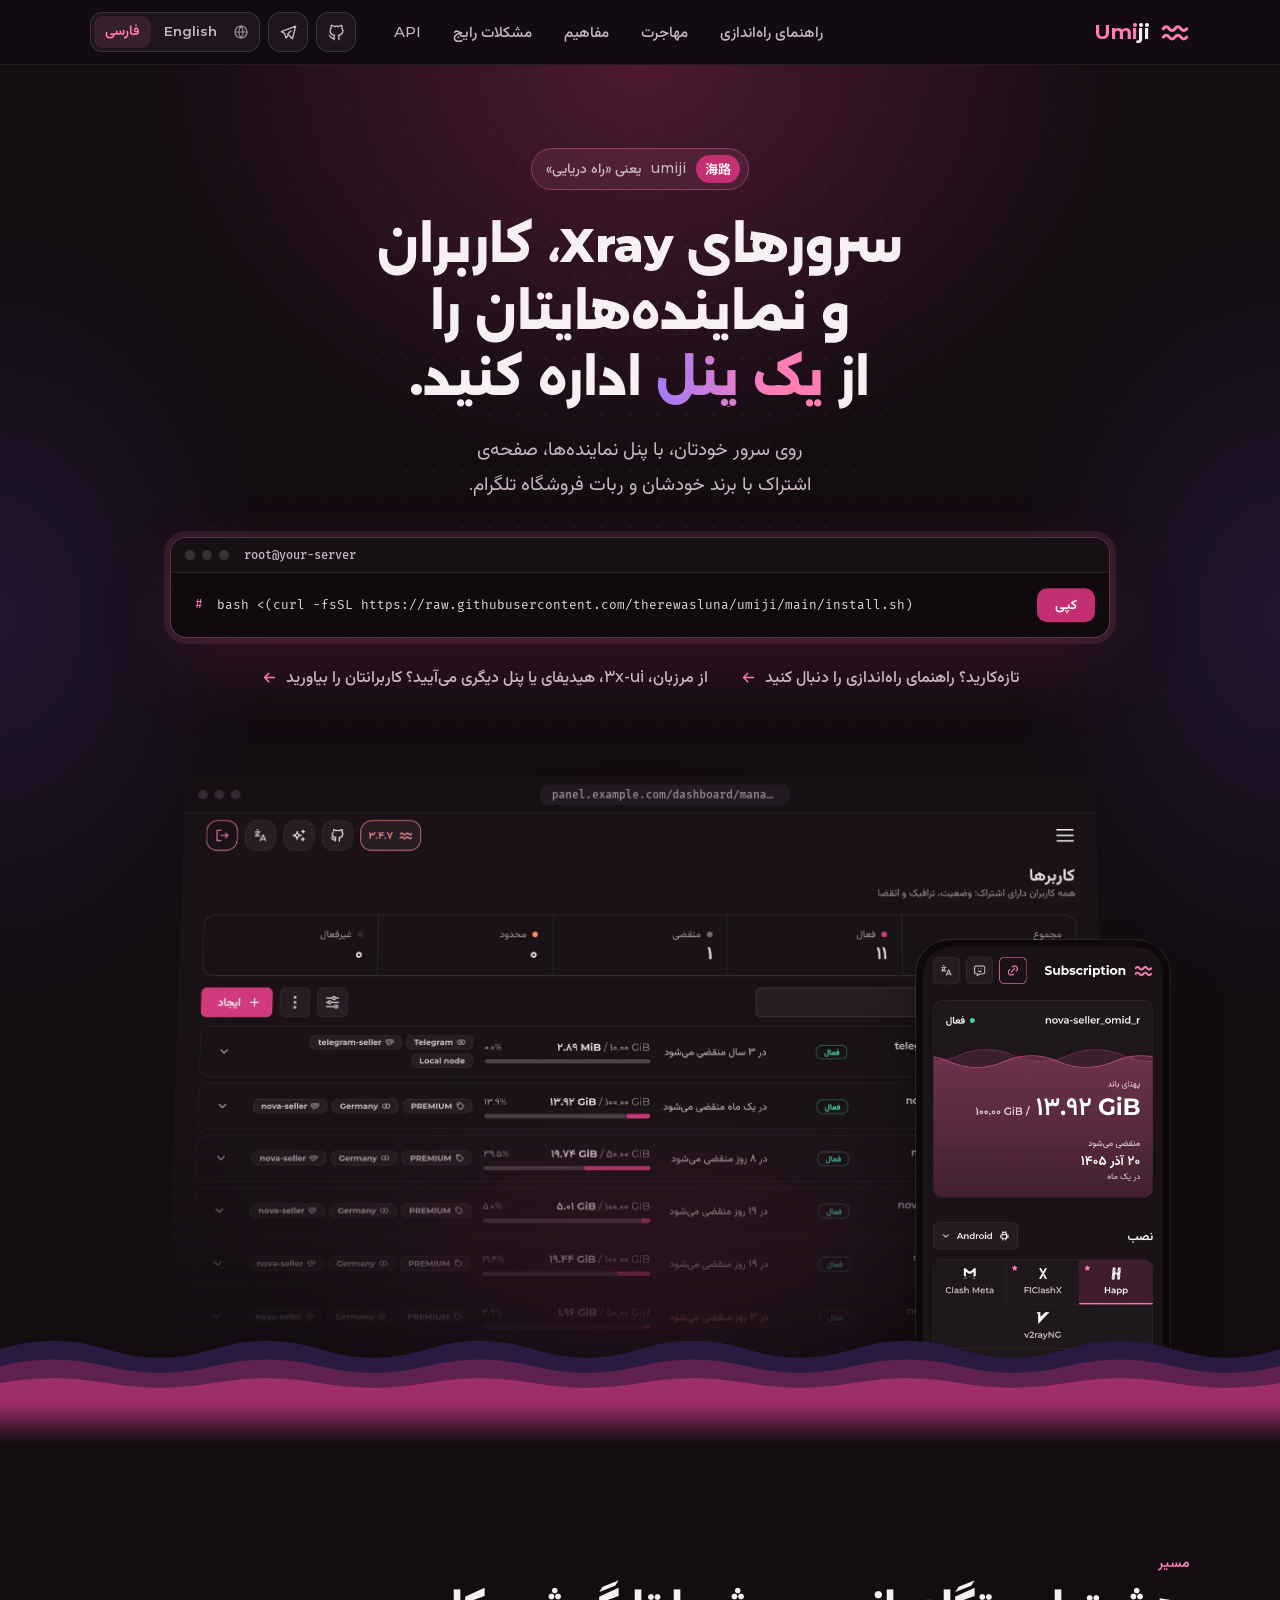
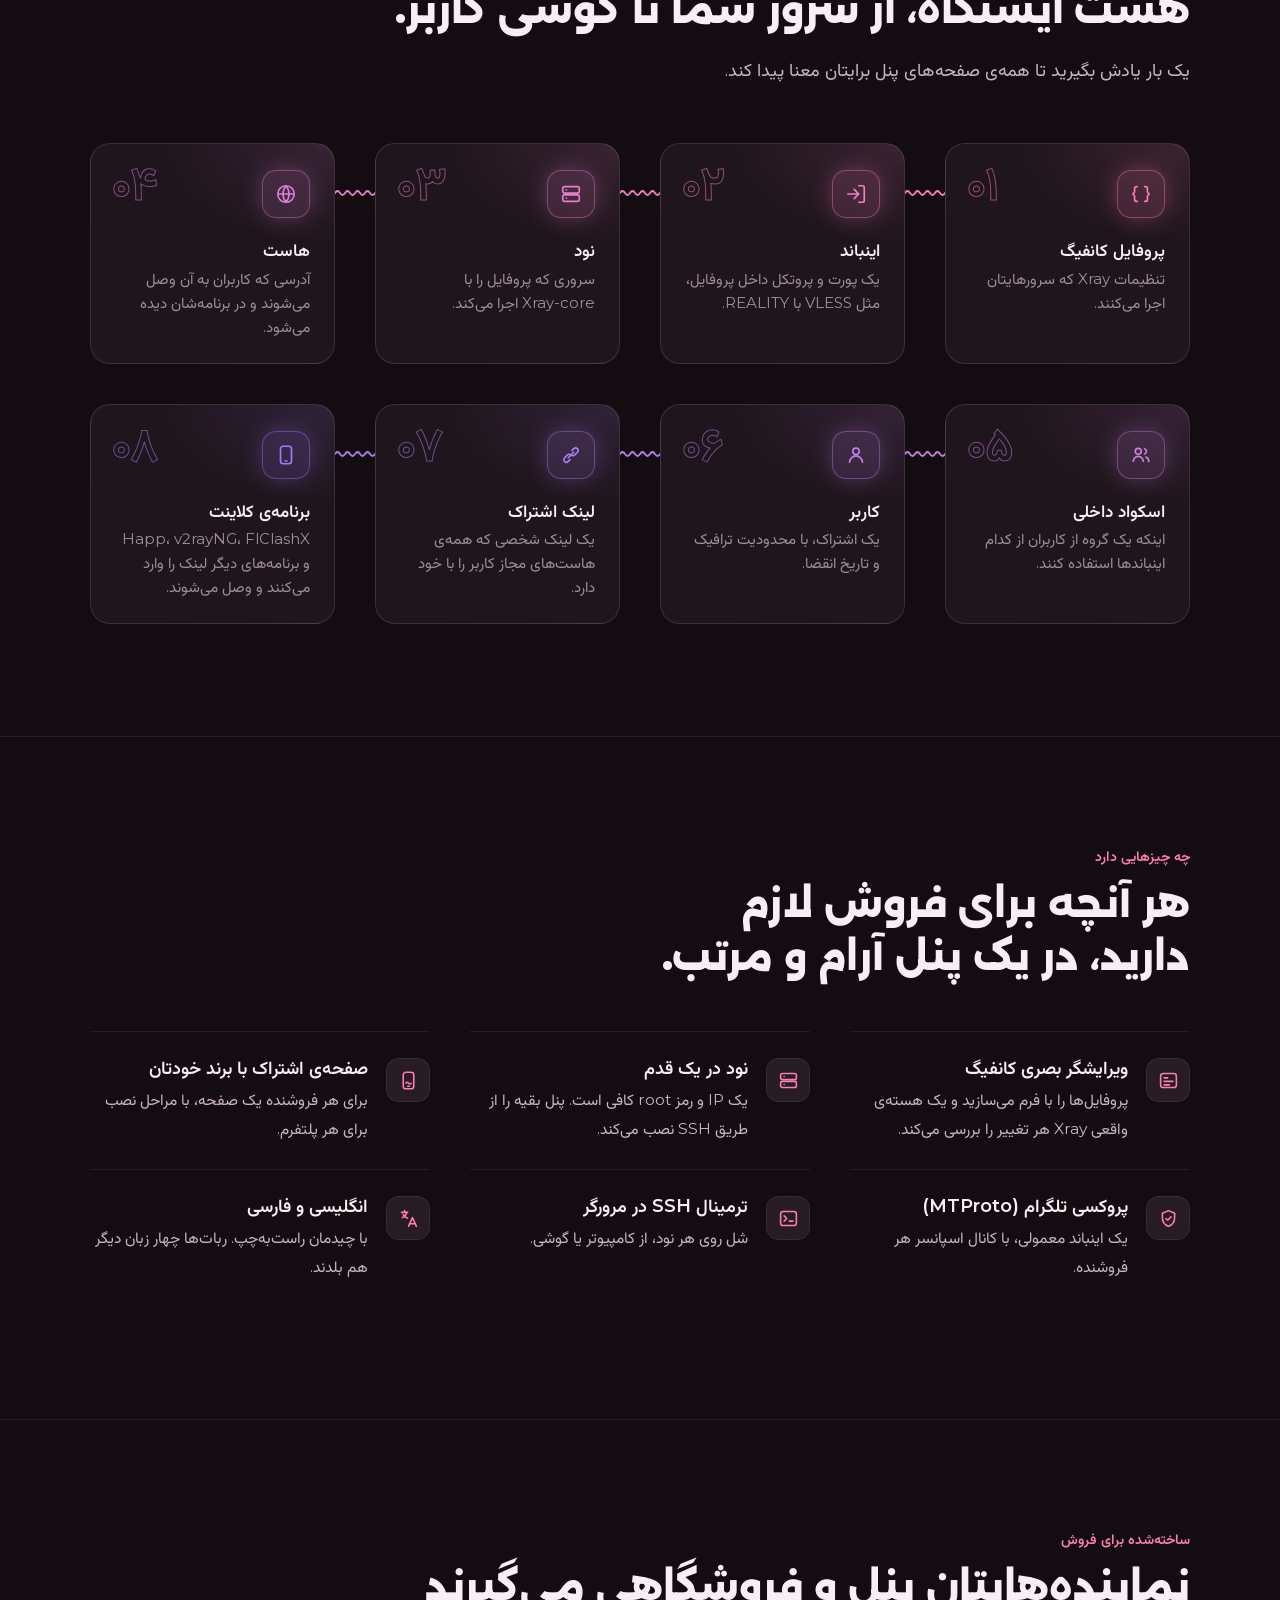
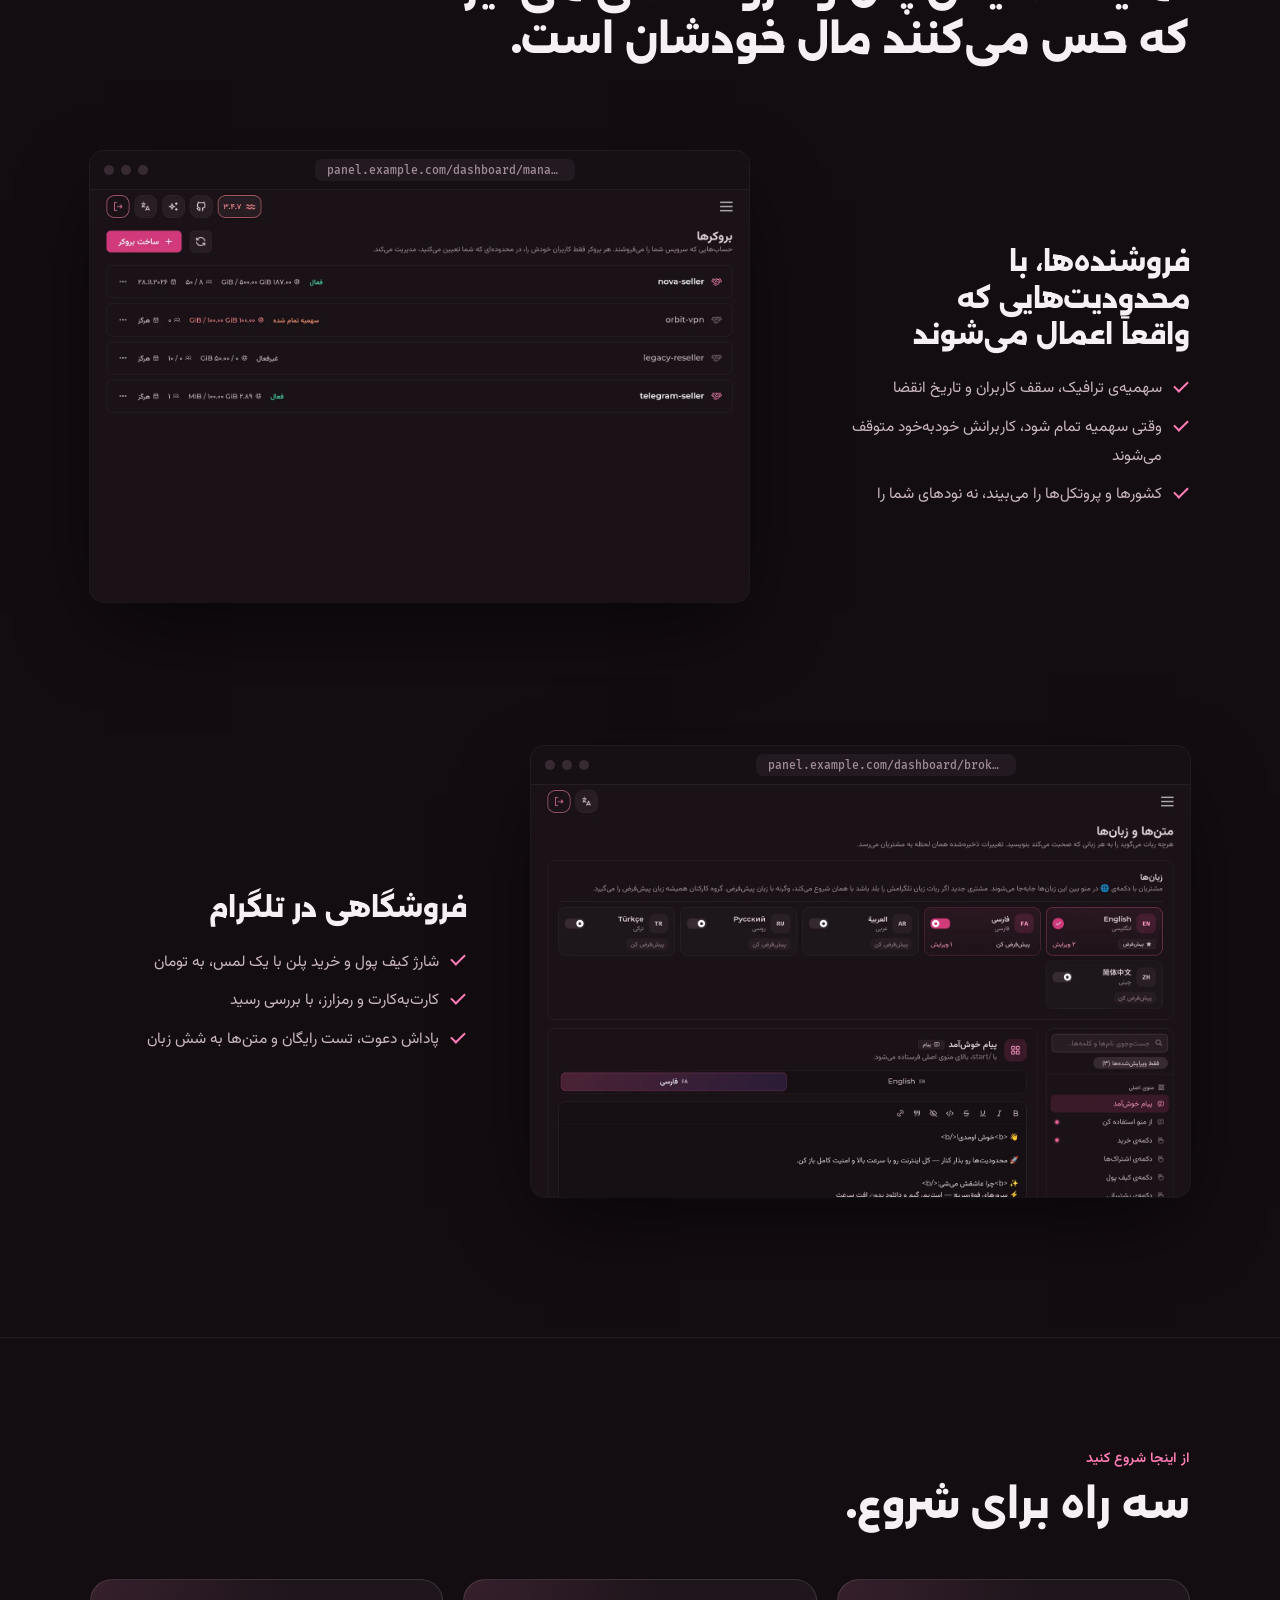
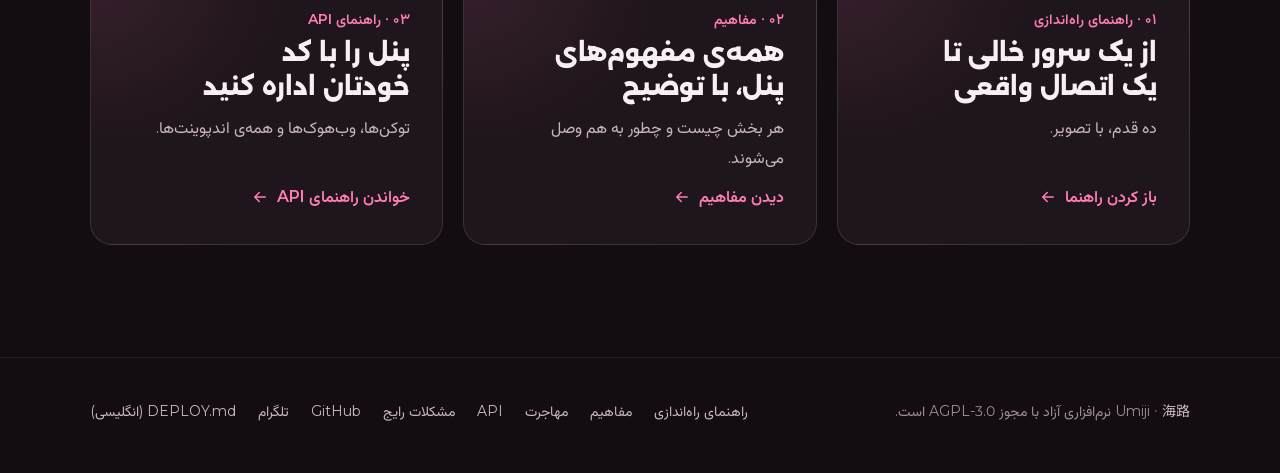
<file: docs/fa/index.html>
<!doctype html>
<html lang="fa" dir="rtl">
    <head>
        <meta charset="utf-8" />
        <meta name="viewport" content="width=device-width, initial-scale=1, viewport-fit=cover" />
        <title>Umiji · پنل فروش Xray از طریق نماینده‌ها</title>
        <meta
            name="description"
            content="Umiji پنلی برای Xray-core است که روی سرور خودتان اجرا می‌شود: نودها، کاربران، اشتراک‌ها، نماینده‌های فروش و ربات‌های فروشگاه تلگرام در یک جا. راهنمای راه‌اندازی و توضیح همه‌ی مفاهیم."
        />
        <meta name="theme-color" content="#130C11" />
        <link rel="alternate" hreflang="en" href="https://umiji.wiki/" />
        <link rel="alternate" hreflang="fa" href="https://umiji.wiki/fa/" />
        <meta property="og:title" content="ویکی Umiji" />
        <meta property="og:description" content="Umiji را قدم‌به‌قدم راه بیندازید و همه‌ی مفاهیم پنل را یاد بگیرید." />
        <meta property="og:image" content="https://umiji.wiki/assets/shots/fa/users.webp" />
        <link rel="icon" href="../assets/favicon.svg" type="image/svg+xml" />
        <link rel="icon" href="../assets/favicon-32.png" sizes="32x32" type="image/png" />
        <link rel="apple-touch-icon" href="../assets/apple-touch-icon.png" />
        <link rel="preconnect" href="https://fonts.googleapis.com" />
        <link rel="preconnect" href="https://fonts.gstatic.com" crossorigin />
        <link rel="preload" href="../assets/fonts/umiji-persian-digits.woff2" as="font" type="font/woff2" crossorigin />
        <link
            rel="stylesheet"
            href="https://fonts.googleapis.com/css2?family=Fira+Mono:wght@400;500&family=Alexandria:wght@500..800&family=Vazirmatn:wght@400..800&display=swap"
        />
        <!-- only the two letters of 海路 -->
        <link rel="stylesheet" href="https://fonts.googleapis.com/css2?family=Noto+Sans+JP:wght@400;600&text=%E6%B5%B7%E8%B7%AF&display=swap" />
        <link rel="stylesheet" href="../assets/site.css" />
    </head>
    <body>
        <a class="skip" href="#main">رفتن به محتوا</a>

        <header class="topbar">
            <div class="wrap">
                <a class="brand" href="./" aria-label="خانه‌ی ویکی Umiji">
                    <svg viewBox="0 0 16 16" fill="none" aria-hidden="true">
                        <g stroke="currentColor" stroke-linecap="round" stroke-linejoin="round" stroke-width="1.6">
                            <path d="M1.75 6.25q1.56-2 3.13 0t3.12 0t3.13 0t3.12 0" />
                            <path d="M1.75 10.75q1.56-2 3.13 0t3.12 0t3.13 0t3.12 0" />
                        </g>
                    </svg>
                    <span class="word" dir="ltr"><span class="umi">Umi</span><span class="ji">ji</span></span>
                </a>
                <nav class="nav" id="site-nav" aria-label="اصلی">
                    <a href="guide/">راهنمای راه‌اندازی</a>
                    <a href="migrate/">مهاجرت</a>
                    <a href="concepts/">مفاهیم</a>
                    <a href="troubleshooting/">مشکلات رایج</a>
                    <a href="api/">API</a>
                    <a class="tg-row" href="https://t.me/umijidev">کانال تلگرام</a>
                </nav>
                <div class="tools">
                    <a class="icon-btn gh" href="https://github.com/therewasluna/umiji" aria-label="Umiji در GitHub">
                        <svg viewBox="0 0 24 24" fill="none" stroke="currentColor" stroke-width="1.8" stroke-linecap="round" stroke-linejoin="round" aria-hidden="true"><path d="M9 19c-4.3 1.4-4.3-2.5-6-3m12 5v-3.5c0-1 .1-1.4-.5-2 2.8-.3 5.5-1.4 5.5-6a4.6 4.6 0 0 0-1.3-3.2 4.2 4.2 0 0 0-.1-3.2s-1.1-.3-3.5 1.3a12.3 12.3 0 0 0-6.2 0C6.5 2.8 5.4 3.1 5.4 3.1a4.2 4.2 0 0 0-.1 3.2A4.6 4.6 0 0 0 4 9.5c0 4.6 2.7 5.7 5.5 6-.6.6-.6 1.2-.5 2V21" /></svg>
                    </a>
                    <a class="icon-btn tg" href="https://t.me/umijidev" aria-label="Umiji در تلگرام">
                        <svg viewBox="0 0 24 24" fill="none" stroke="currentColor" stroke-width="1.8" stroke-linecap="round" stroke-linejoin="round" aria-hidden="true"><path d="M15 10l-4 4l6 6l4-16l-18 7l4 2l2 6l3-4" /></svg>
                    </a>
                    <div class="lang" role="group" aria-label="زبان">
                        <svg viewBox="0 0 24 24" fill="none" stroke="currentColor" stroke-width="1.8" stroke-linecap="round" stroke-linejoin="round" aria-hidden="true"><circle cx="12" cy="12" r="9" /><path d="M3 12h18M12 3a14 14 0 0 1 0 18M12 3a14 14 0 0 0 0 18" /></svg>
                        <a href="../" lang="en" hreflang="en">English</a>
                        <a href="./" lang="fa" aria-current="page">فارسی</a>
                    </div>
                    <button class="icon-btn menu-btn" type="button" aria-expanded="false" aria-controls="site-nav" aria-label="منو"><i></i><i></i></button>
                </div>
            </div>
        </header>

        <main id="main">
            <section class="hero">
                <div class="wrap hero-copy">
                    <span class="eyebrow"><b lang="ja">海路</b> <span lang="en">umiji</span> یعنی «راه دریایی»</span>
                    <h1>سرورهای Xray، کاربران و نماینده‌هایتان را از <em>یک پنل</em> اداره کنید.</h1>
                    <p class="lede">روی سرور خودتان، با پنل نماینده‌ها، صفحه‌ی اشتراک با برند خودشان و ربات فروشگاه تلگرام.</p>

                    <div class="term">
                        <div class="term-bar"><i aria-hidden="true"></i><i aria-hidden="true"></i><i aria-hidden="true"></i><span>root@your-server</span></div>
                        <pre data-copy class="cmd"><code>bash &lt;(curl -fsSL https://raw.githubusercontent.com/therewasluna/umiji/main/install.sh)</code></pre>
                    </div>
                    <div class="hero-links">
                        <a class="hero-link" href="guide/">
                            <span class="ico" aria-hidden="true"><svg viewBox="0 0 24 24" fill="none" stroke="currentColor" stroke-width="1.8" stroke-linecap="round" stroke-linejoin="round"><path d="M2 4h6a4 4 0 0 1 4 4v13a3 3 0 0 0-3-3H2z" /><path d="M22 4h-6a4 4 0 0 0-4 4v13a3 3 0 0 1 3-3h7z" /></svg></span>
                            <span class="txt"><small>تازه‌کارید؟</small> <b>راهنمای راه‌اندازی را دنبال کنید</b></span>
                            <svg class="arr" viewBox="0 0 24 24" fill="none" stroke="currentColor" stroke-width="2" stroke-linecap="round" stroke-linejoin="round" aria-hidden="true"><path d="M5 12h14M13 6l6 6-6 6" /></svg>
                        </a>
                        <a class="hero-link" href="migrate/">
                            <span class="ico" aria-hidden="true"><svg viewBox="0 0 24 24" fill="none" stroke="currentColor" stroke-width="1.8" stroke-linecap="round" stroke-linejoin="round"><path d="m16 3 4 4-4 4" /><path d="M20 7H4" /><path d="m8 21-4-4 4-4" /><path d="M4 17h16" /></svg></span>
                            <span class="txt"><small>از <span class="long">مرزبان، <bdi>3x-ui</bdi>، هیدیفای یا </span>پنل دیگری می‌آیید؟</small> <b>کاربرانتان را بیاورید</b></span>
                            <svg class="arr" viewBox="0 0 24 24" fill="none" stroke="currentColor" stroke-width="2" stroke-linecap="round" stroke-linejoin="round" aria-hidden="true"><path d="M5 12h14M13 6l6 6-6 6" /></svg>
                        </a>
                    </div>
                </div>

                <div class="wrap">
                    <div class="stage">
                        <div class="window">
                            <div class="window-bar" aria-hidden="true"><i></i><i></i><i></i><span>panel.example.com/dashboard/management/users</span></div>
                            <img src="../assets/shots/fa/users.webp" width="1600" height="1000" alt="صفحه‌ی کاربرهای پنل Umiji به فارسی: شمارنده‌های وضعیت، و بعد هر کاربر با وضعیت، زمان انقضا، ترافیک مصرف‌شده و اسکوادهایش." fetchpriority="high" />
                        </div>
                        <div class="phone">
                            <img src="../assets/shots/fa/subpage.webp" width="780" height="1688" alt="صفحه‌ی اشتراک روی گوشی: ترافیک مصرف‌شده از سقف، به شکل موجی که بالا می‌آید، و تاریخ انقضا." />
                        </div>
                    </div>
                </div>

                <div class="tide" aria-hidden="true">
                    <svg class="w3" viewBox="0 0 2880 160" preserveAspectRatio="none"><path fill="var(--tide-3)" d="M0 60 Q60 42 120 60 T240 60 T360 60 T480 60 T600 60 T720 60 T840 60 T960 60 T1080 60 T1200 60 T1320 60 T1440 60 T1560 60 T1680 60 T1800 60 T1920 60 T2040 60 T2160 60 T2280 60 T2400 60 T2520 60 T2640 60 T2760 60 T2880 60 V160 H0Z" /></svg>
                    <svg class="w2" viewBox="0 0 2880 160" preserveAspectRatio="none"><path fill="var(--tide-2)" d="M0 78 Q60 64 120 78 T240 78 T360 78 T480 78 T600 78 T720 78 T840 78 T960 78 T1080 78 T1200 78 T1320 78 T1440 78 T1560 78 T1680 78 T1800 78 T1920 78 T2040 78 T2160 78 T2280 78 T2400 78 T2520 78 T2640 78 T2760 78 T2880 78 V160 H0Z" /></svg>
                    <svg class="w1" viewBox="0 0 2880 160" preserveAspectRatio="none"><path fill="var(--tide-1)" d="M0 96 Q60 86 120 96 T240 96 T360 96 T480 96 T600 96 T720 96 T840 96 T960 96 T1080 96 T1200 96 T1320 96 T1440 96 T1560 96 T1680 96 T1800 96 T1920 96 T2040 96 T2160 96 T2280 96 T2400 96 T2520 96 T2640 96 T2760 96 T2880 96 V160 H0Z" /></svg>
                </div>
            </section>

            <section class="section" aria-labelledby="route-title">
                <div class="wrap">
                    <span class="kicker">مسیر</span>
                    <h2 id="route-title">هشت ایستگاه، از سرور شما تا گوشی کاربر.</h2>
                    <p class="intro">یک بار یادش بگیرید تا همه‌ی صفحه‌های پنل برایتان معنا پیدا کند.</p>
                    <ol class="route">
                        <li><a href="concepts/#config-profile"><span class="stop" aria-hidden="true"><svg viewBox="0 0 24 24" fill="none" stroke="currentColor" stroke-width="1.8" stroke-linecap="round" stroke-linejoin="round"><path d="M8 4H7a2 2 0 0 0-2 2v4l-2 2 2 2v4a2 2 0 0 0 2 2h1M16 4h1a2 2 0 0 1 2 2v4l2 2-2 2v4a2 2 0 0 1-2 2h-1" /></svg></span><h3>پروفایل کانفیگ</h3><p>تنظیمات Xray که سرورهایتان اجرا می‌کنند.</p></a></li>
                        <li><a href="concepts/#inbound"><span class="stop" aria-hidden="true"><svg viewBox="0 0 24 24" fill="none" stroke="currentColor" stroke-width="1.8" stroke-linecap="round" stroke-linejoin="round"><path d="M15 3h4a2 2 0 0 1 2 2v14a2 2 0 0 1-2 2h-4M10 17l5-5-5-5M15 12H3" /></svg></span><h3>اینباند</h3><p>یک پورت و پروتکل داخل پروفایل، مثل VLESS با REALITY.</p></a></li>
                        <li><a href="concepts/#node"><span class="stop" aria-hidden="true"><svg viewBox="0 0 24 24" fill="none" stroke="currentColor" stroke-width="1.8" stroke-linecap="round" stroke-linejoin="round"><rect x="3" y="4" width="18" height="7" rx="2" /><rect x="3" y="13" width="18" height="7" rx="2" /><path d="M7 7.5h.01M7 16.5h.01" /></svg></span><h3>نود</h3><p>سروری که پروفایل را با Xray-⁠core اجرا می‌کند.</p></a></li>
                        <li><a href="concepts/#host"><span class="stop" aria-hidden="true"><svg viewBox="0 0 24 24" fill="none" stroke="currentColor" stroke-width="1.8" stroke-linecap="round" stroke-linejoin="round"><circle cx="12" cy="12" r="9" /><path d="M3 12h18M12 3a14 14 0 0 1 0 18M12 3a14 14 0 0 0 0 18" /></svg></span><h3>هاست</h3><p>آدرسی که کاربران به آن وصل می‌شوند و در برنامه‌شان دیده می‌شود.</p></a></li>
                        <li><a href="concepts/#internal-squad"><span class="stop" aria-hidden="true"><svg viewBox="0 0 24 24" fill="none" stroke="currentColor" stroke-width="1.8" stroke-linecap="round" stroke-linejoin="round"><circle cx="9" cy="8" r="3.2" /><path d="M3.5 19a5.5 5.5 0 0 1 11 0M16 5.2a3 3 0 0 1 0 5.6M17.5 14.2a5.5 5.5 0 0 1 3 4.8" /></svg></span><h3>اسکواد داخلی</h3><p>اینکه یک گروه از کاربران از کدام اینباندها استفاده کنند.</p></a></li>
                        <li><a href="concepts/#user"><span class="stop" aria-hidden="true"><svg viewBox="0 0 24 24" fill="none" stroke="currentColor" stroke-width="1.8" stroke-linecap="round" stroke-linejoin="round"><circle cx="12" cy="8" r="3.5" /><path d="M5 20a7 7 0 0 1 14 0" /></svg></span><h3>کاربر</h3><p>یک اشتراک، با محدودیت ترافیک و تاریخ انقضا.</p></a></li>
                        <li><a href="concepts/#subscription-link"><span class="stop" aria-hidden="true"><svg viewBox="0 0 24 24" fill="none" stroke="currentColor" stroke-width="1.8" stroke-linecap="round" stroke-linejoin="round"><path d="M11 17l-2 2a2.8 2.8 0 0 1-4-4l3-3a2.8 2.8 0 0 1 4 0" /><path d="M13 7l2-2a2.8 2.8 0 0 1 4 4l-3 3a2.8 2.8 0 0 1-4 0" /><path d="M9 15l6-6" /></svg></span><h3>لینک اشتراک</h3><p>یک لینک شخصی که همه‌ی هاست‌های مجاز کاربر را با خود دارد.</p></a></li>
                        <li><a href="concepts/#client-app"><span class="stop" aria-hidden="true"><svg viewBox="0 0 24 24" fill="none" stroke="currentColor" stroke-width="1.8" stroke-linecap="round" stroke-linejoin="round"><rect x="6" y="2.5" width="12" height="19" rx="3" /><path d="M11 18.5h2" /></svg></span><h3>برنامه‌ی کلاینت</h3><p>Happ، v2rayNG، FlClashX و برنامه‌های دیگر لینک را وارد می‌کنند و وصل می‌شوند.</p></a></li>
                    </ol>
                </div>
            </section>

            <section class="section" aria-labelledby="inside-title">
                <div class="wrap">
                    <span class="kicker">چه چیزهایی دارد</span>
                    <h2 id="inside-title">هر آنچه برای فروش لازم دارید، در یک پنل آرام و مرتب.</h2>
                    <div class="features">
                        <div class="feature">
                            <span class="ico"><svg viewBox="0 0 24 24" fill="none" stroke="currentColor" stroke-width="1.8" stroke-linecap="round" stroke-linejoin="round" aria-hidden="true"><rect x="3" y="4" width="18" height="16" rx="3" /><path d="M7 9h4M7 13h10M7 17h6" /></svg></span>
                            <div><h3>ویرایشگر بصری کانفیگ</h3><p>پروفایل‌ها را با فرم می‌سازید و یک هسته‌ی واقعی Xray هر تغییر را بررسی می‌کند.</p></div>
                        </div>
                        <div class="feature">
                            <span class="ico"><svg viewBox="0 0 24 24" fill="none" stroke="currentColor" stroke-width="1.8" stroke-linecap="round" stroke-linejoin="round" aria-hidden="true"><rect x="3" y="4" width="18" height="7" rx="2" /><rect x="3" y="13" width="18" height="7" rx="2" /><path d="M7 7.5h.01M7 16.5h.01" /></svg></span>
                            <div><h3>نود در یک قدم</h3><p>یک IP و رمز root کافی است. پنل بقیه را از طریق SSH نصب می‌کند.</p></div>
                        </div>
                        <div class="feature">
                            <span class="ico"><svg viewBox="0 0 24 24" fill="none" stroke="currentColor" stroke-width="1.8" stroke-linecap="round" stroke-linejoin="round" aria-hidden="true"><rect x="6" y="2.5" width="12" height="19" rx="3" /><path d="M9 15q1.5-2 3 0t3 0M11 18.5h2" /></svg></span>
                            <div><h3>صفحه‌ی اشتراک با برند خودتان</h3><p>برای هر فروشنده یک صفحه، با مراحل نصب برای هر پلتفرم.</p></div>
                        </div>
                        <div class="feature">
                            <span class="ico"><svg viewBox="0 0 24 24" fill="none" stroke="currentColor" stroke-width="1.8" stroke-linecap="round" stroke-linejoin="round" aria-hidden="true"><path d="M12 3l7 3v5c0 4.5-3 8.3-7 10-4-1.7-7-5.5-7-10V6z" /><path d="M9 12l2 2 4-4" /></svg></span>
                            <div><h3>پروکسی تلگرام (MTProto)</h3><p>یک اینباند معمولی، با کانال اسپانسر هر فروشنده.</p></div>
                        </div>
                        <div class="feature">
                            <span class="ico"><svg viewBox="0 0 24 24" fill="none" stroke="currentColor" stroke-width="1.8" stroke-linecap="round" stroke-linejoin="round" aria-hidden="true"><rect x="3" y="4" width="18" height="16" rx="3" /><path d="M7 9l3 3-3 3M13 15h4" /></svg></span>
                            <div><h3>ترمینال SSH در مرورگر</h3><p>شل روی هر نود، از کامپیوتر یا گوشی.</p></div>
                        </div>
                        <div class="feature">
                            <span class="ico"><svg viewBox="0 0 24 24" fill="none" stroke="currentColor" stroke-width="1.8" stroke-linecap="round" stroke-linejoin="round" aria-hidden="true"><path d="M4 5h7M7.5 3v2M5 11c2.5-1 4.5-3.5 5-6M6 7.5c1 2 3 3.5 5 4" /><path d="M12 21l4.5-10 4.5 10M13.5 18h6" /></svg></span>
                            <div><h3>انگلیسی و فارسی</h3><p>با چیدمان راست‌به‌چپ. ربات‌ها چهار زبان دیگر هم بلدند.</p></div>
                        </div>
                    </div>
                </div>
            </section>

            <section class="section" aria-labelledby="sell-title">
                <div class="wrap">
                    <span class="kicker">ساخته‌شده برای فروش</span>
                    <h2 id="sell-title">نماینده‌هایتان پنل و فروشگاهی می‌گیرند که حس می‌کنند مال خودشان است.</h2>

                    <div class="showcase">
                        <div class="copy">
                            <h3>فروشنده‌ها، با محدودیت‌هایی که واقعاً اعمال می‌شوند</h3>
                            <ul class="checks">
                                <li>سهمیه‌ی ترافیک، سقف کاربران و تاریخ انقضا</li>
                                <li>وقتی سهمیه تمام شود، کاربرانش خودبه‌خود متوقف می‌شوند</li>
                                <li>کشورها و پروتکل‌ها را می‌بیند، نه نودهای شما را</li>
                            </ul>
                        </div>
                        <figure class="shot">
                            <div class="window">
                                <div class="window-bar" aria-hidden="true"><i></i><i></i><i></i><span>panel.example.com/dashboard/management/brokers</span></div>
                                <img src="../assets/shots/fa/brokers.webp" width="1600" height="1000" loading="lazy" alt="صفحه‌ی فروشنده‌ها: هر فروشنده با وضعیت، ترافیک مصرف‌شده از سهمیه، تعداد کاربران از سقف و تاریخ انقضا." />
                            </div>
                        </figure>
                    </div>

                    <div class="showcase flip">
                        <div class="copy">
                            <h3>فروشگاهی در تلگرام</h3>
                            <ul class="checks">
                                <li>شارژ کیف پول و خرید پلن با یک لمس، به تومان</li>
                                <li>کارت‌به‌کارت و رمزارز، با بررسی رسید</li>
                                <li>پاداش دعوت، تست رایگان و متن‌ها به شش زبان</li>
                            </ul>
                        </div>
                        <figure class="shot">
                            <div class="window">
                                <div class="window-bar" aria-hidden="true"><i></i><i></i><i></i><span>panel.example.com/dashboard/broker/telegram-texts</span></div>
                                <img src="../assets/shots/fa/bot-texts.webp" width="1600" height="1000" loading="lazy" alt="صفحه‌ی «متن‌ها و زبان‌ها»ی ربات: کلیدهای زبان در بالا، و بعد ویرایشگر هر پیامی که ربات می‌فرستد، این‌جا پیام خوش‌آمد به فارسی." />
                            </div>
                        </figure>
                    </div>
                </div>
            </section>

            <section class="section" aria-labelledby="start-title">
                <div class="wrap">
                    <span class="kicker">از اینجا شروع کنید</span>
                    <h2 id="start-title">سه راه برای شروع.</h2>
                    <div class="doors">
                        <a class="door" href="guide/">
                            <span class="n">01 · راهنمای راه‌اندازی</span>
                            <h3>از یک سرور خالی تا یک اتصال واقعی</h3>
                            <p>ده قدم، با تصویر.</p>
                            <span class="go">باز کردن راهنما <svg viewBox="0 0 24 24" fill="none" stroke="currentColor" stroke-width="2" stroke-linecap="round" stroke-linejoin="round" aria-hidden="true"><path d="M5 12h14M13 6l6 6-6 6" /></svg></span>
                        </a>
                        <a class="door" href="concepts/">
                            <span class="n">02 · مفاهیم</span>
                            <h3>همه‌ی مفهوم‌های پنل، با توضیح</h3>
                            <p>هر بخش چیست و چطور به هم وصل می‌شوند.</p>
                            <span class="go">دیدن مفاهیم <svg viewBox="0 0 24 24" fill="none" stroke="currentColor" stroke-width="2" stroke-linecap="round" stroke-linejoin="round" aria-hidden="true"><path d="M5 12h14M13 6l6 6-6 6" /></svg></span>
                        </a>
                        <a class="door" href="api/">
                            <span class="n">03 · راهنمای API</span>
                            <h3>پنل را با کد خودتان اداره کنید</h3>
                            <p>توکن‌ها، وب‌هوک‌ها و همه‌ی اندپوینت‌ها.</p>
                            <span class="go">خواندن راهنمای API <svg viewBox="0 0 24 24" fill="none" stroke="currentColor" stroke-width="2" stroke-linecap="round" stroke-linejoin="round" aria-hidden="true"><path d="M5 12h14M13 6l6 6-6 6" /></svg></span>
                        </a>
                    </div>
                </div>
            </section>
        </main>

        <footer class="footer">
            <div class="wrap">
                <span><bdi class="jp" lang="ja">海路</bdi> · Umiji نرم‌افزاری آزاد با مجوز AGPL-3.0 است.</span>
                <nav aria-label="پانویس">
                    <a href="guide/">راهنمای راه‌اندازی</a>
                    <a href="concepts/">مفاهیم</a>
                    <a href="migrate/">مهاجرت</a>
                    <a href="api/">API</a>
                    <a href="troubleshooting/">مشکلات رایج</a>
                    <a href="https://github.com/therewasluna/umiji">GitHub</a>
                    <a href="https://t.me/umijidev">تلگرام</a>
                    <a href="https://github.com/therewasluna/umiji-backend/blob/main/DEPLOY.md">DEPLOY.md <span>(انگلیسی)</span></a>
                </nav>
            </div>
        </footer>
        <script src="../assets/site.js" defer></script>
    </body>
</html>
</file>
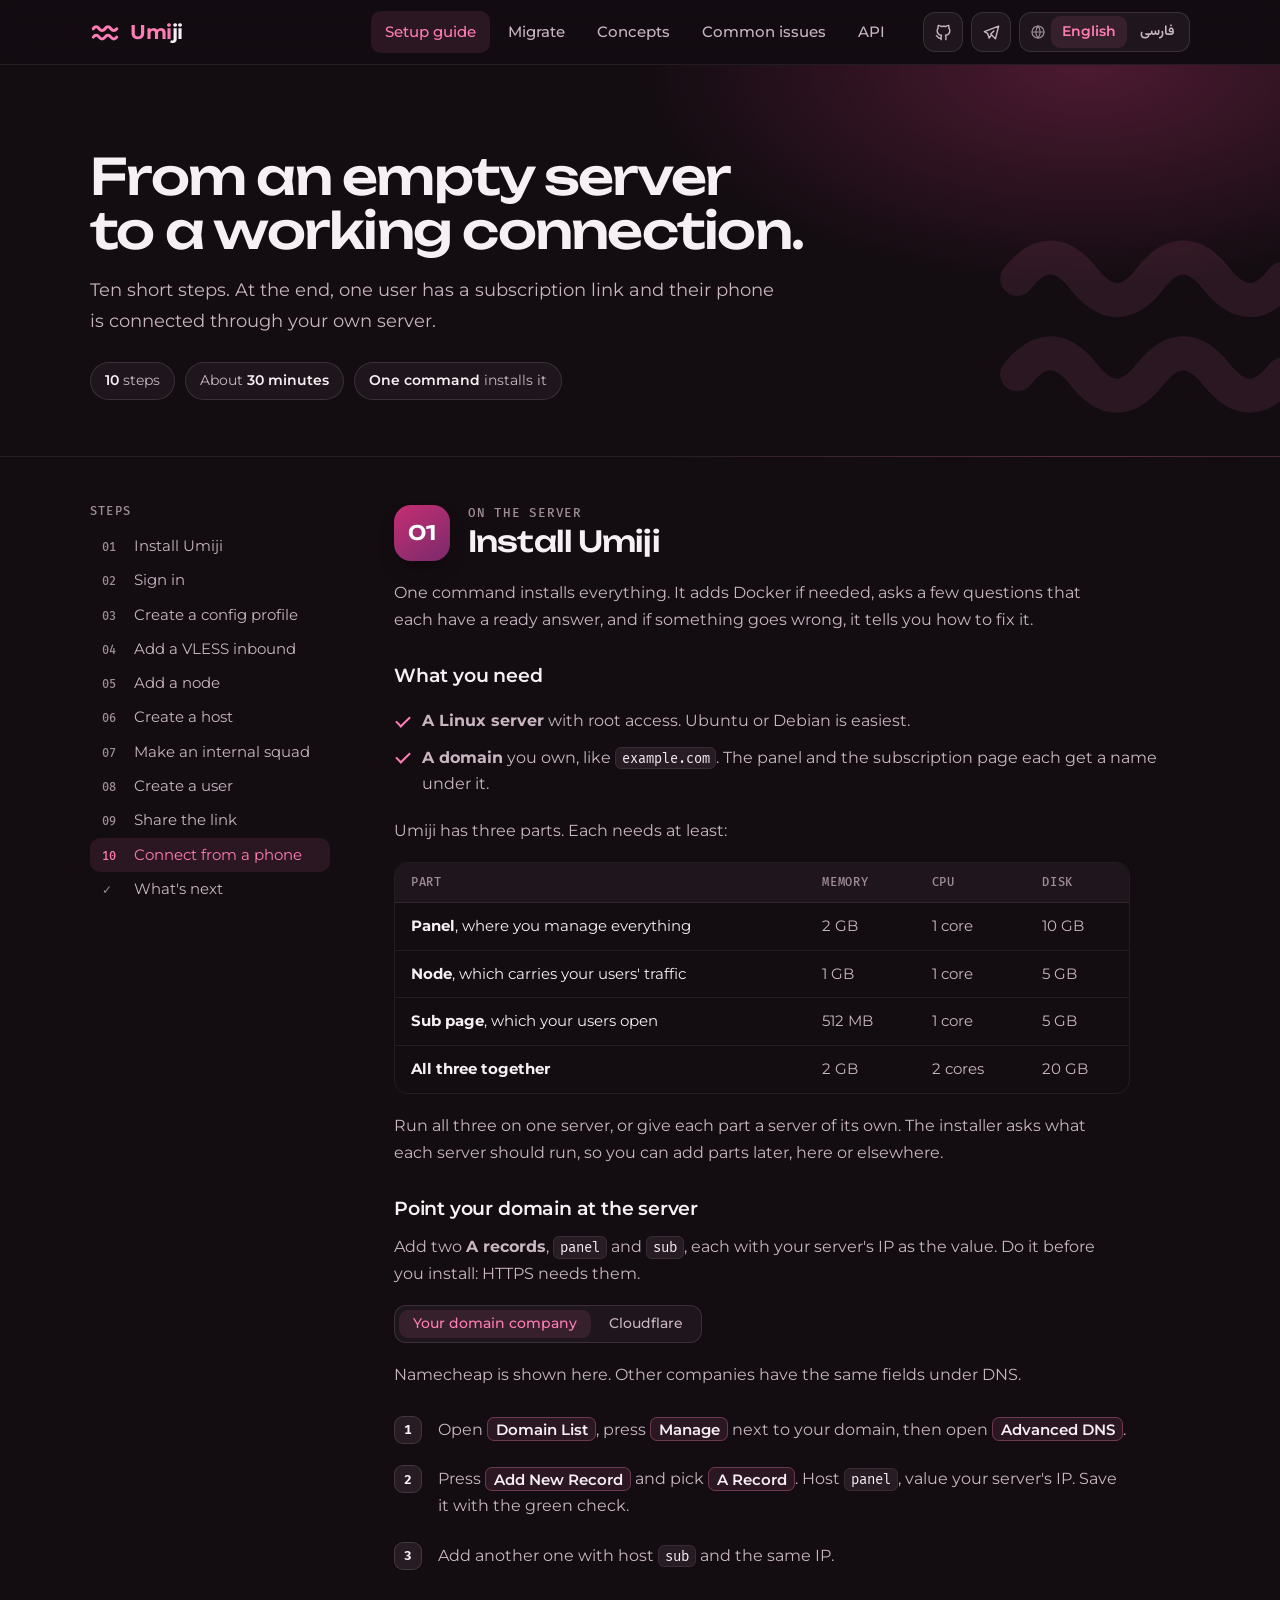
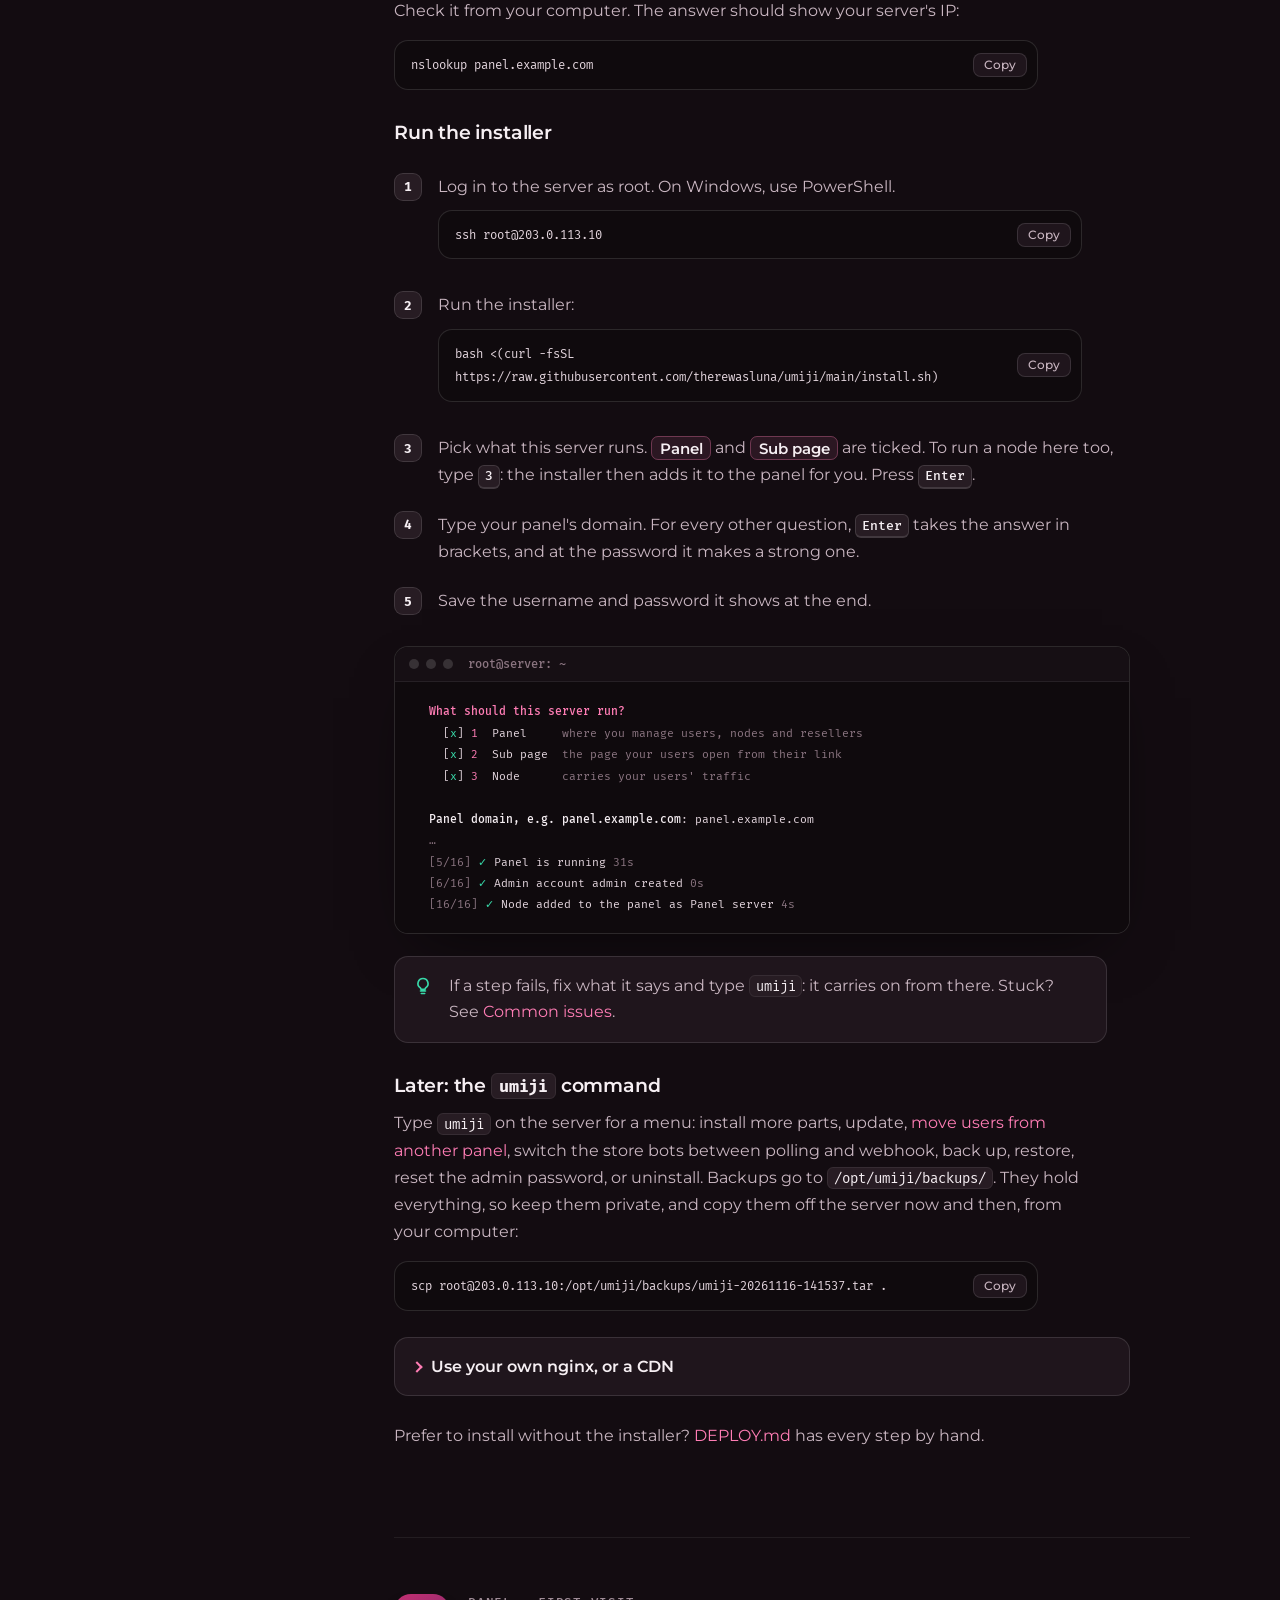
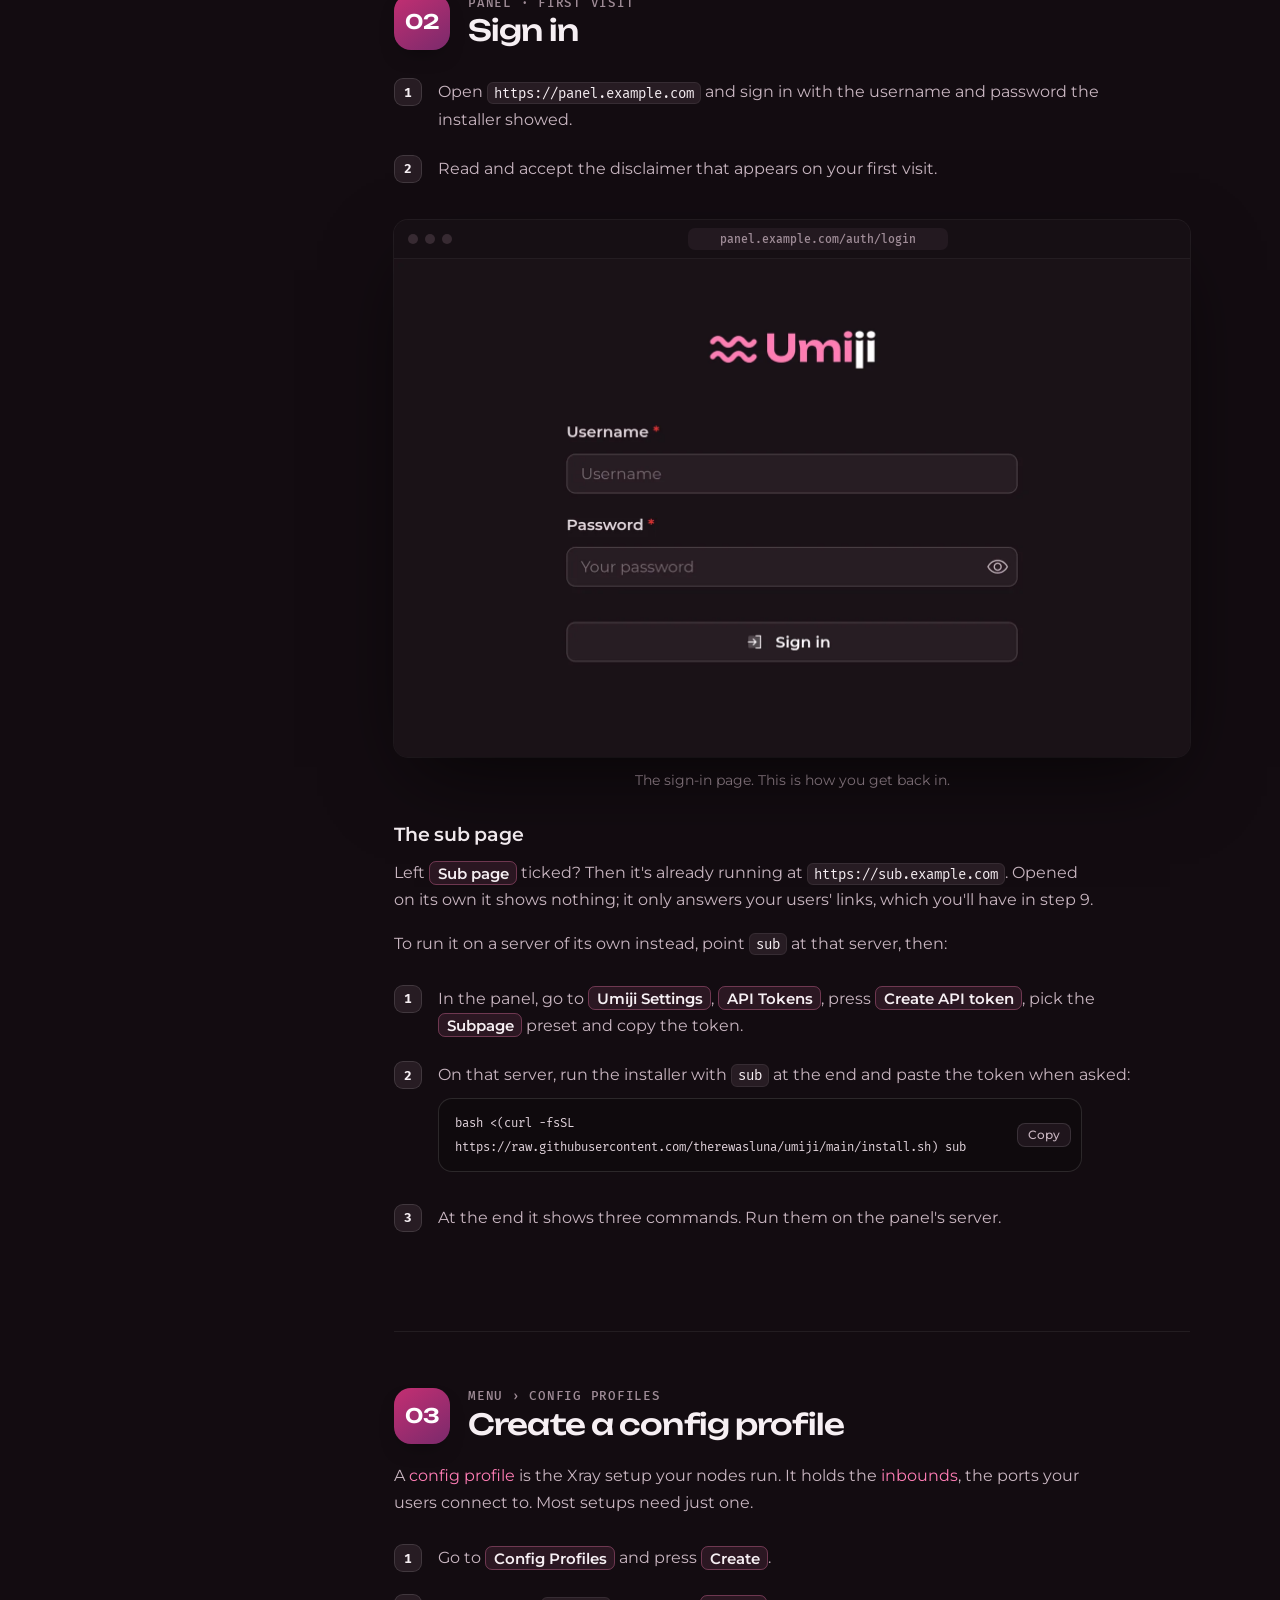
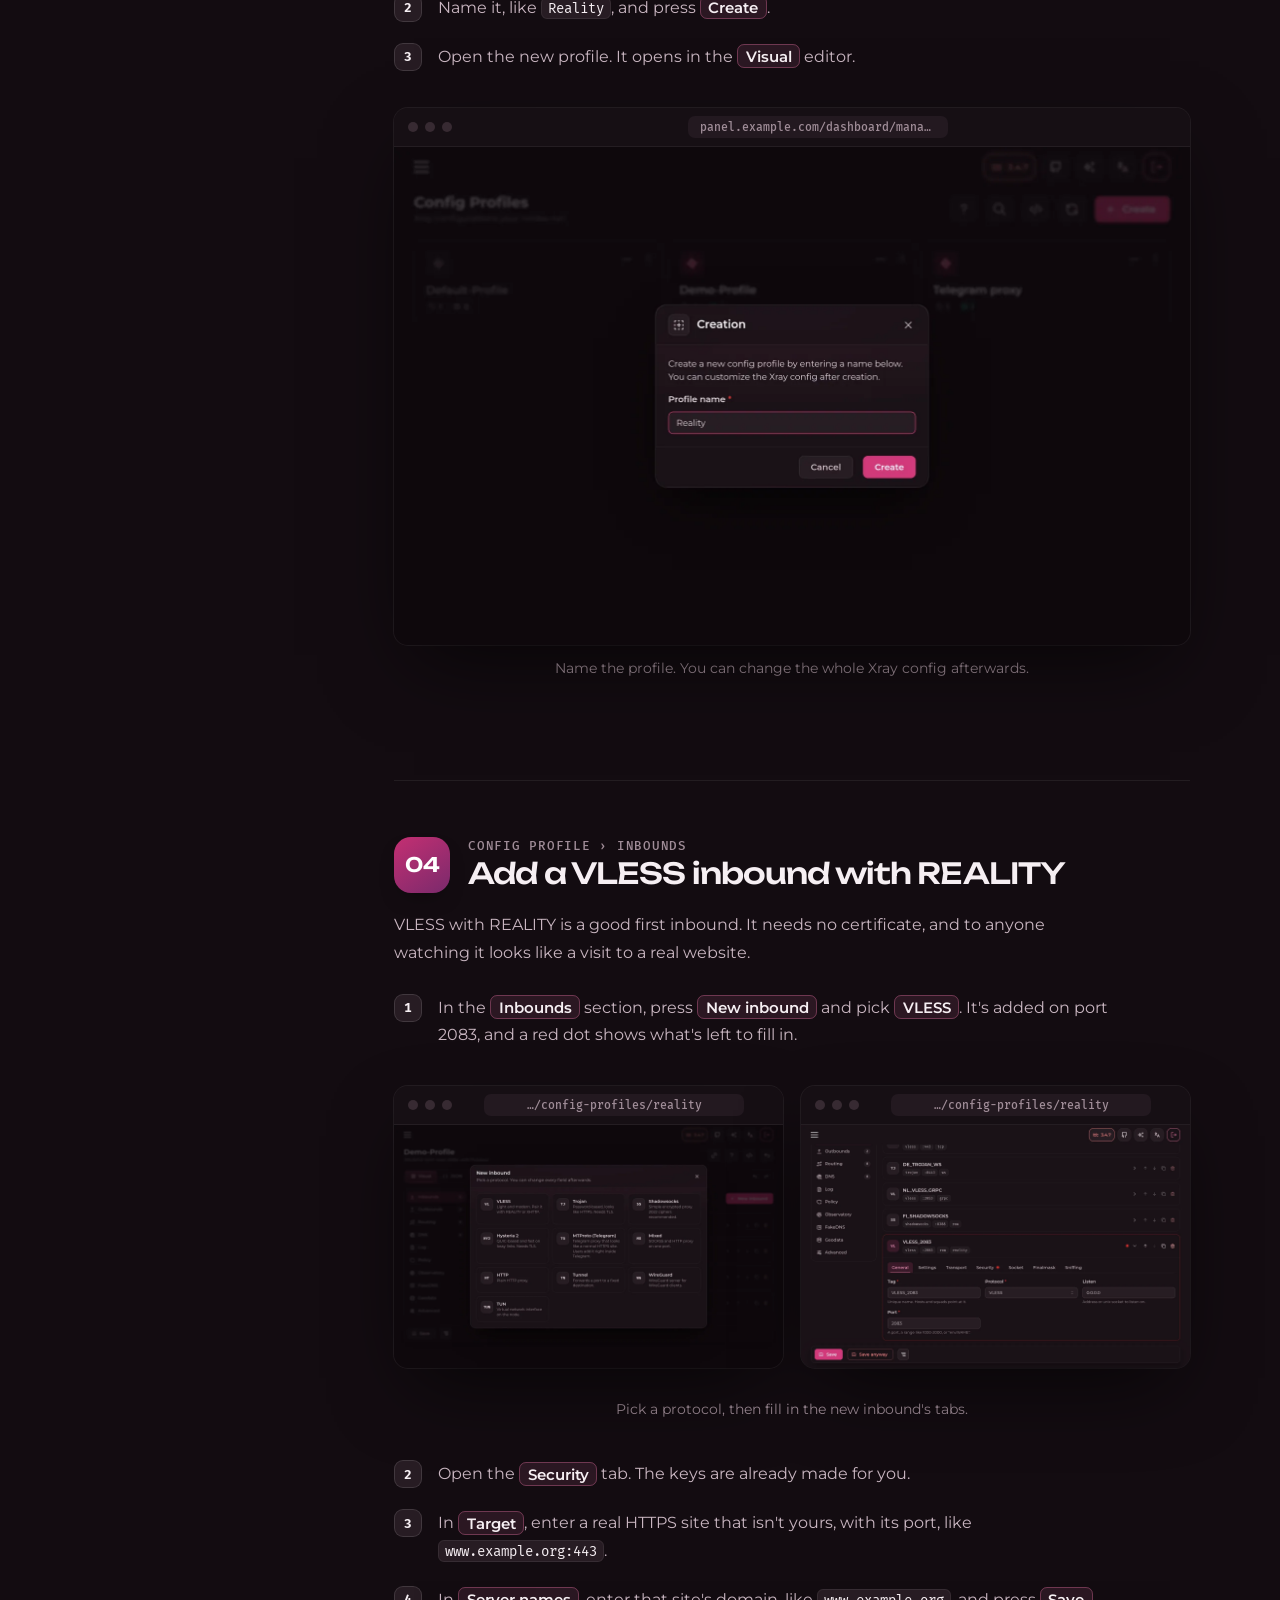
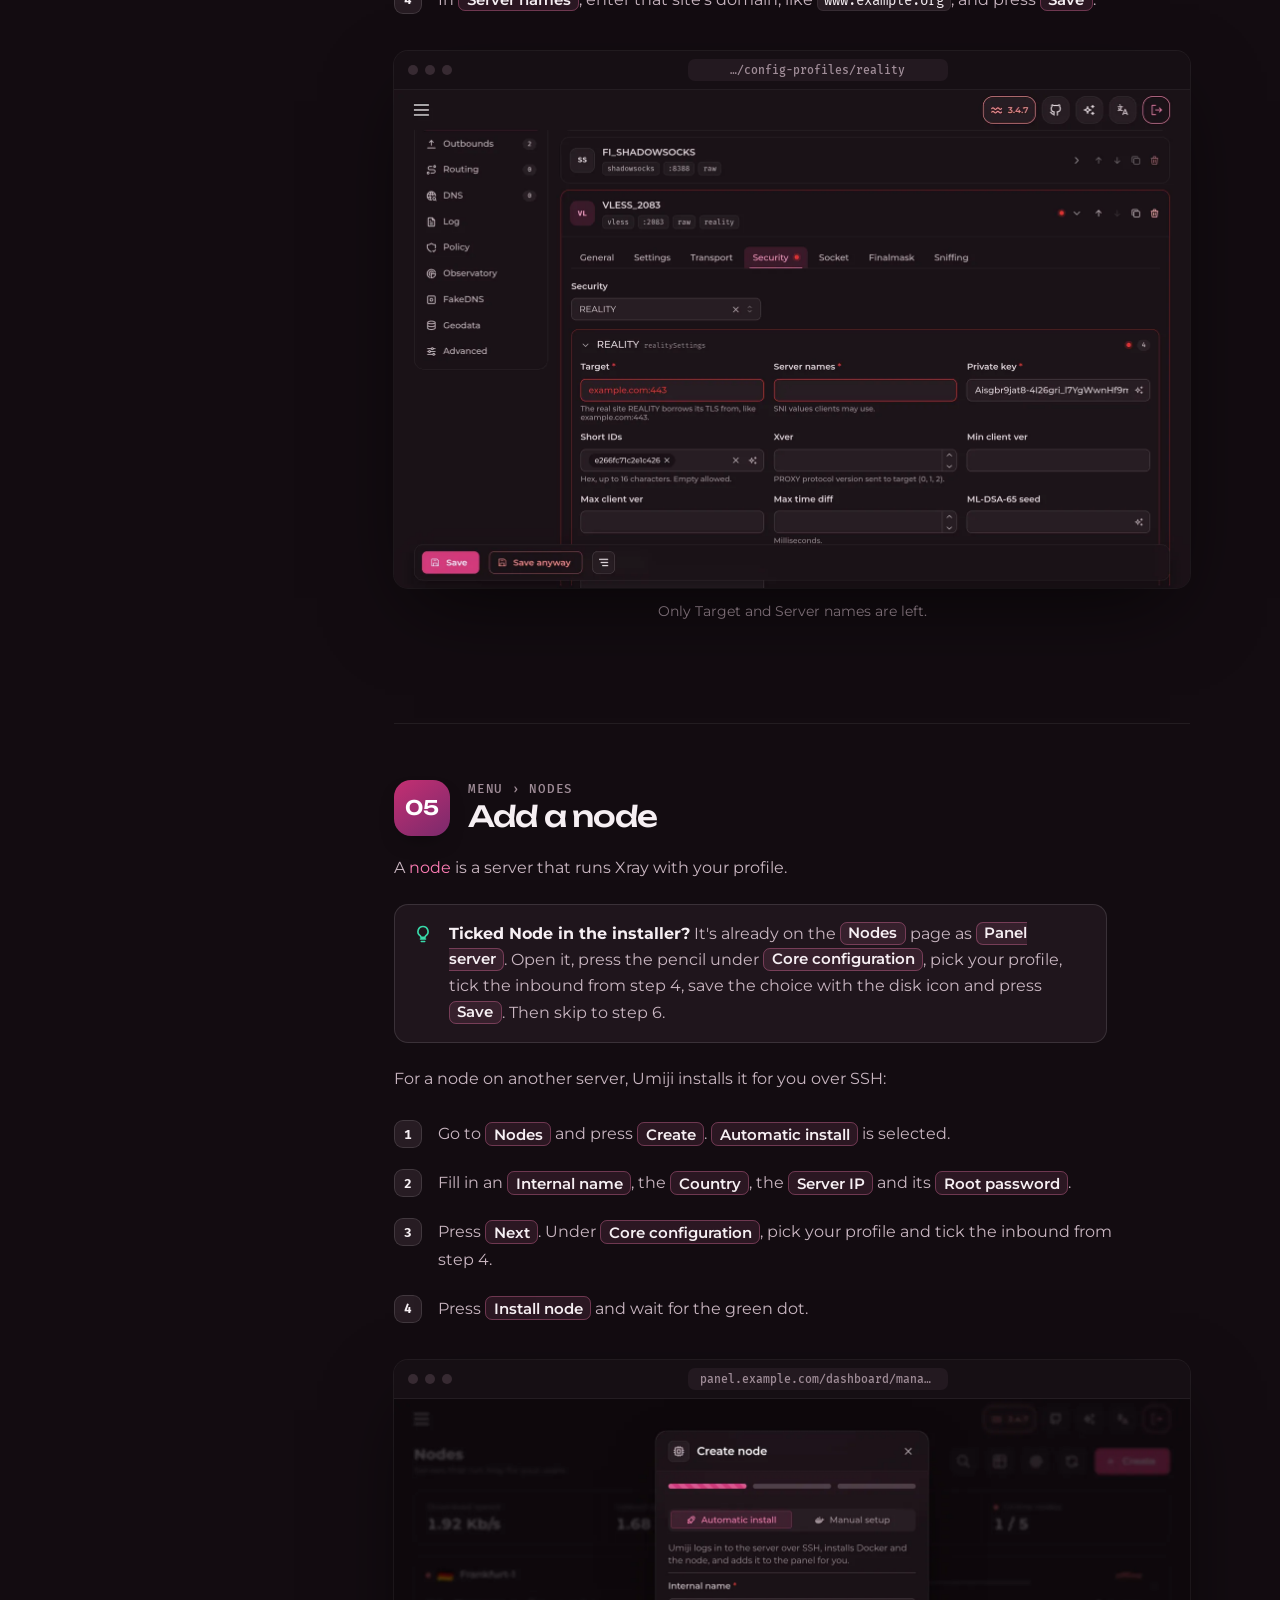
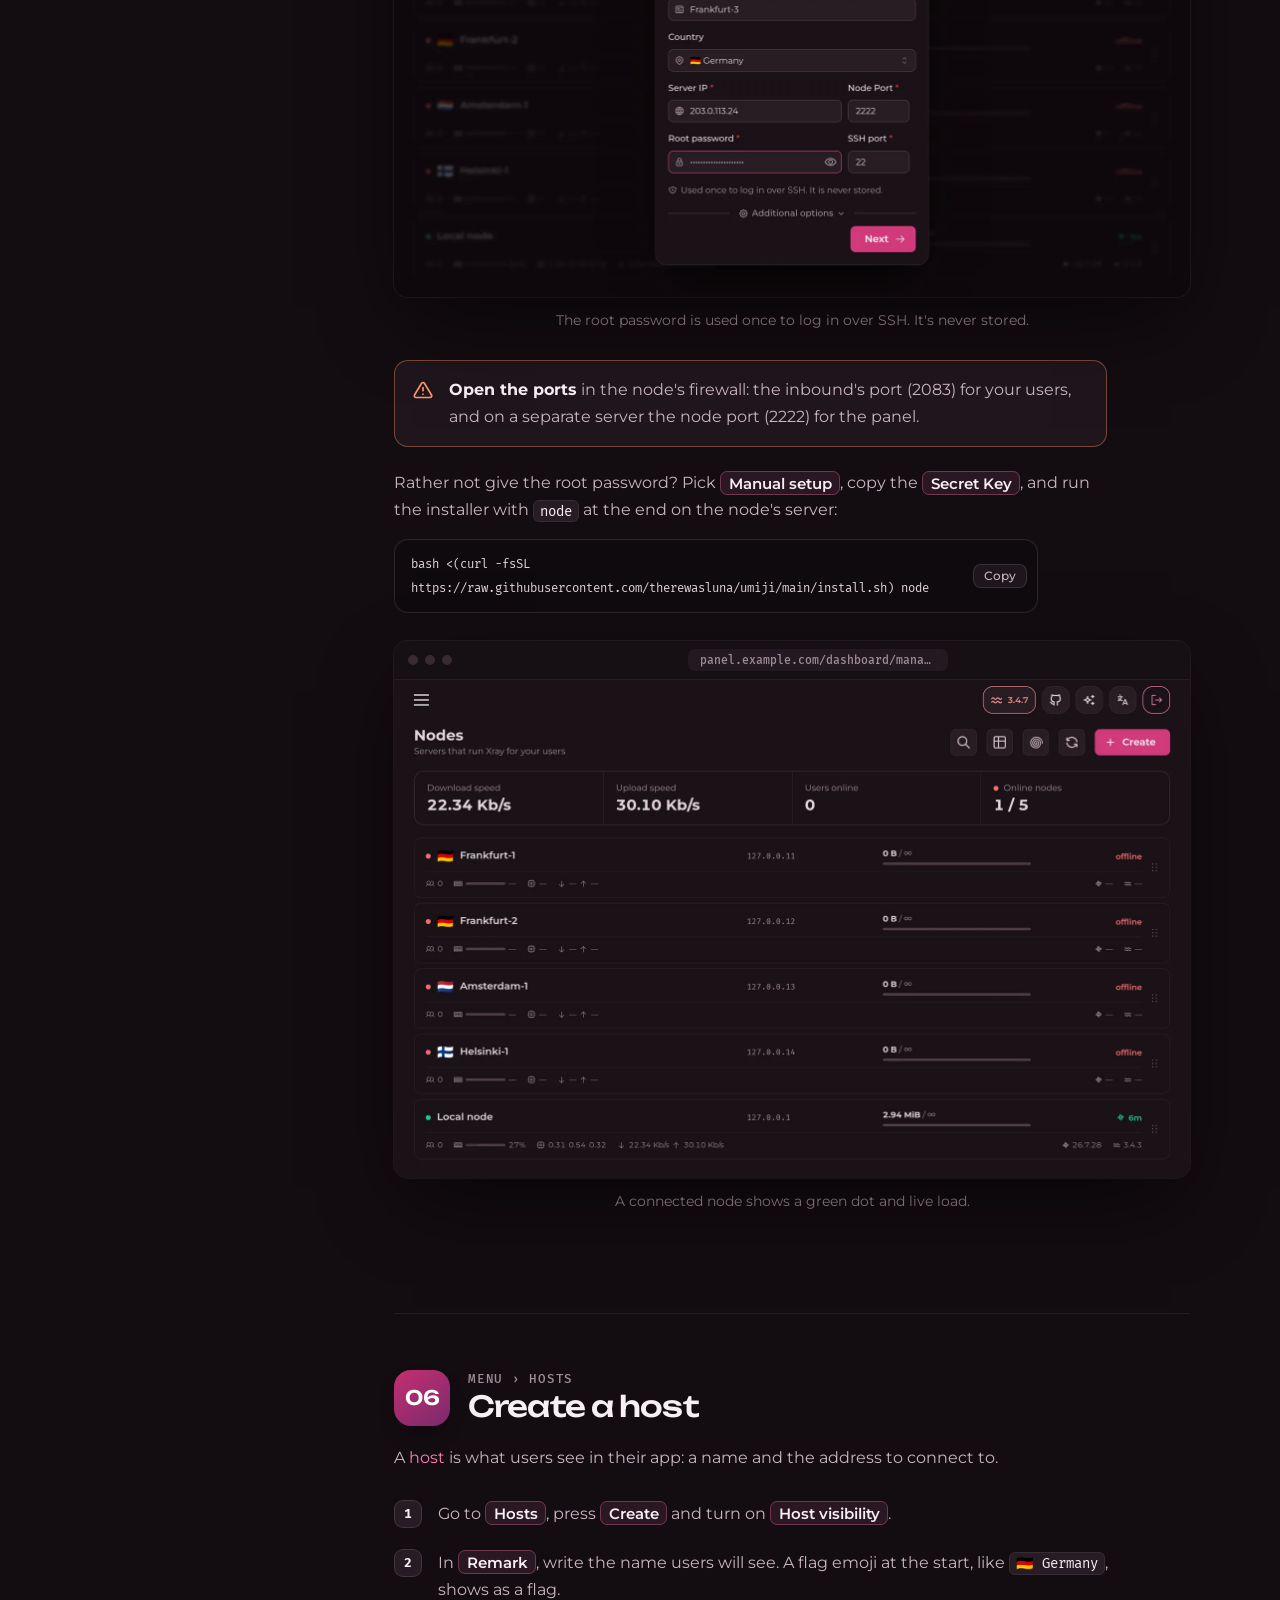
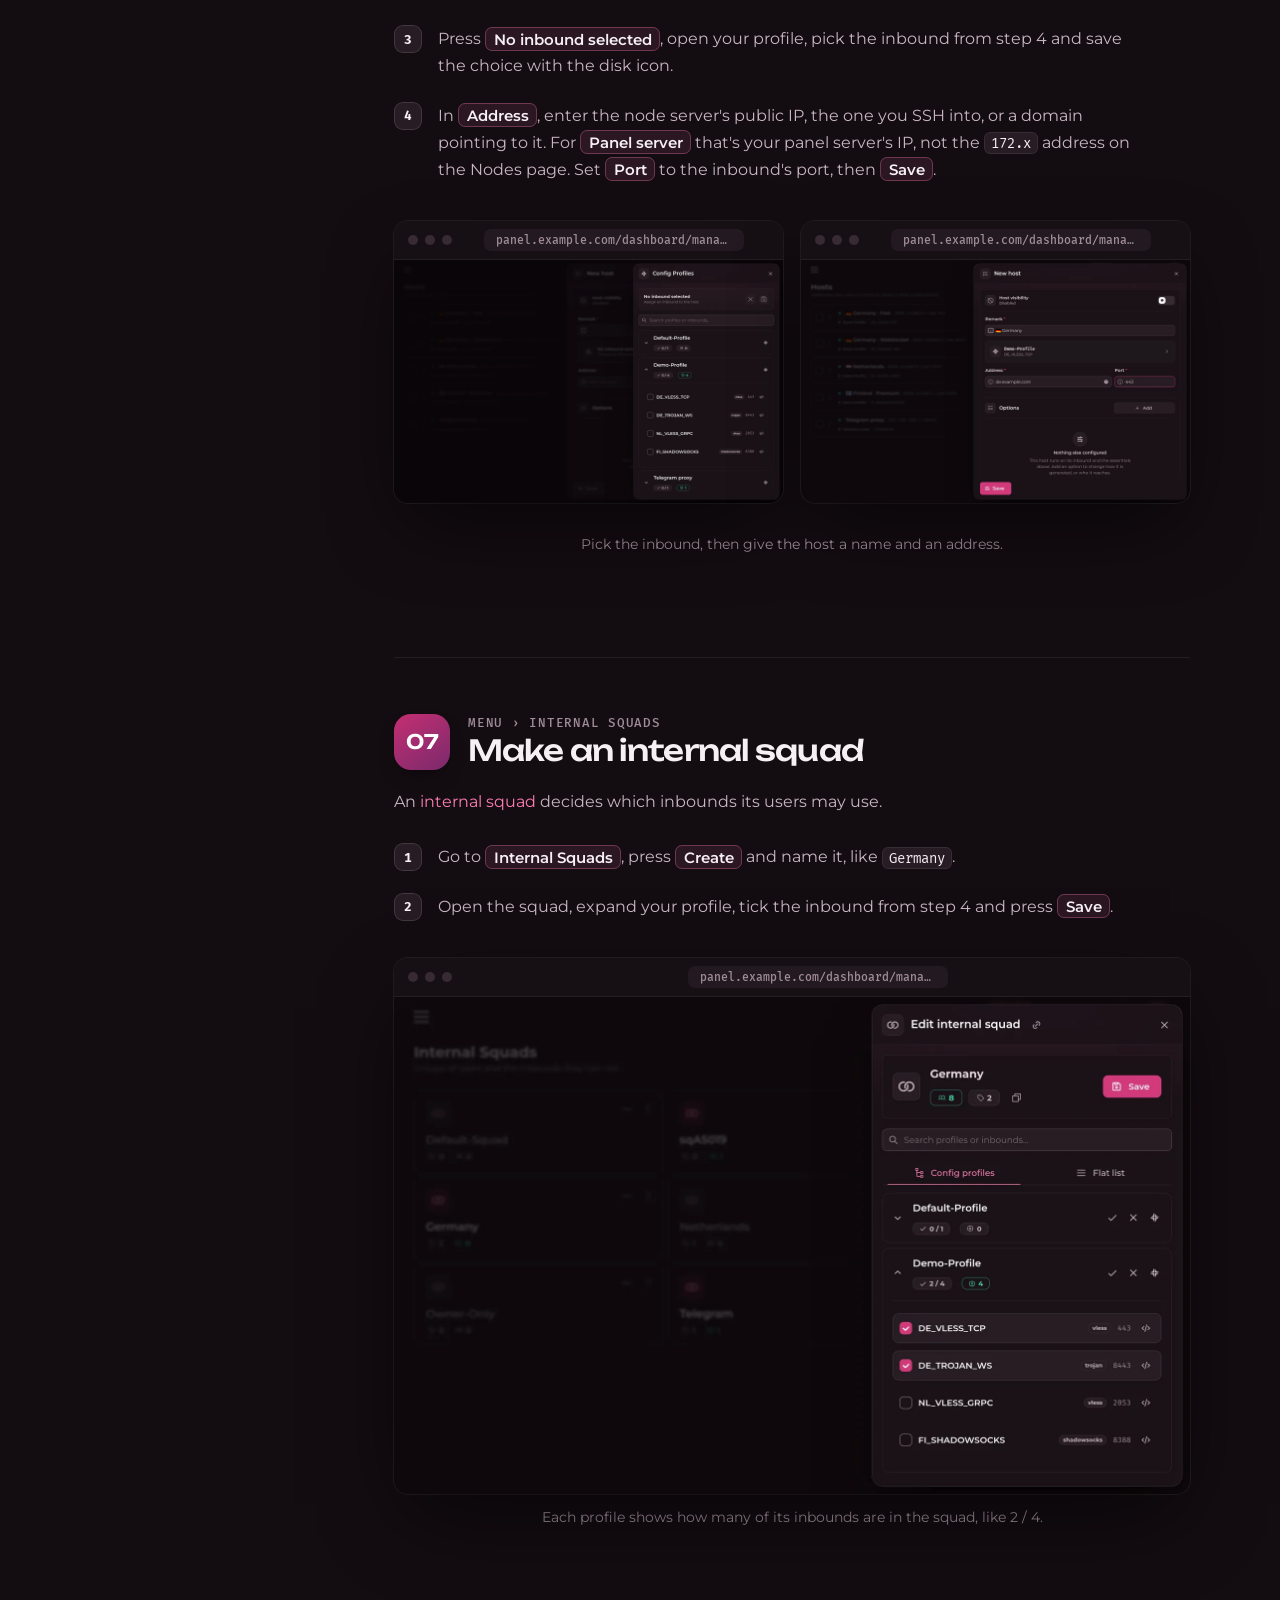
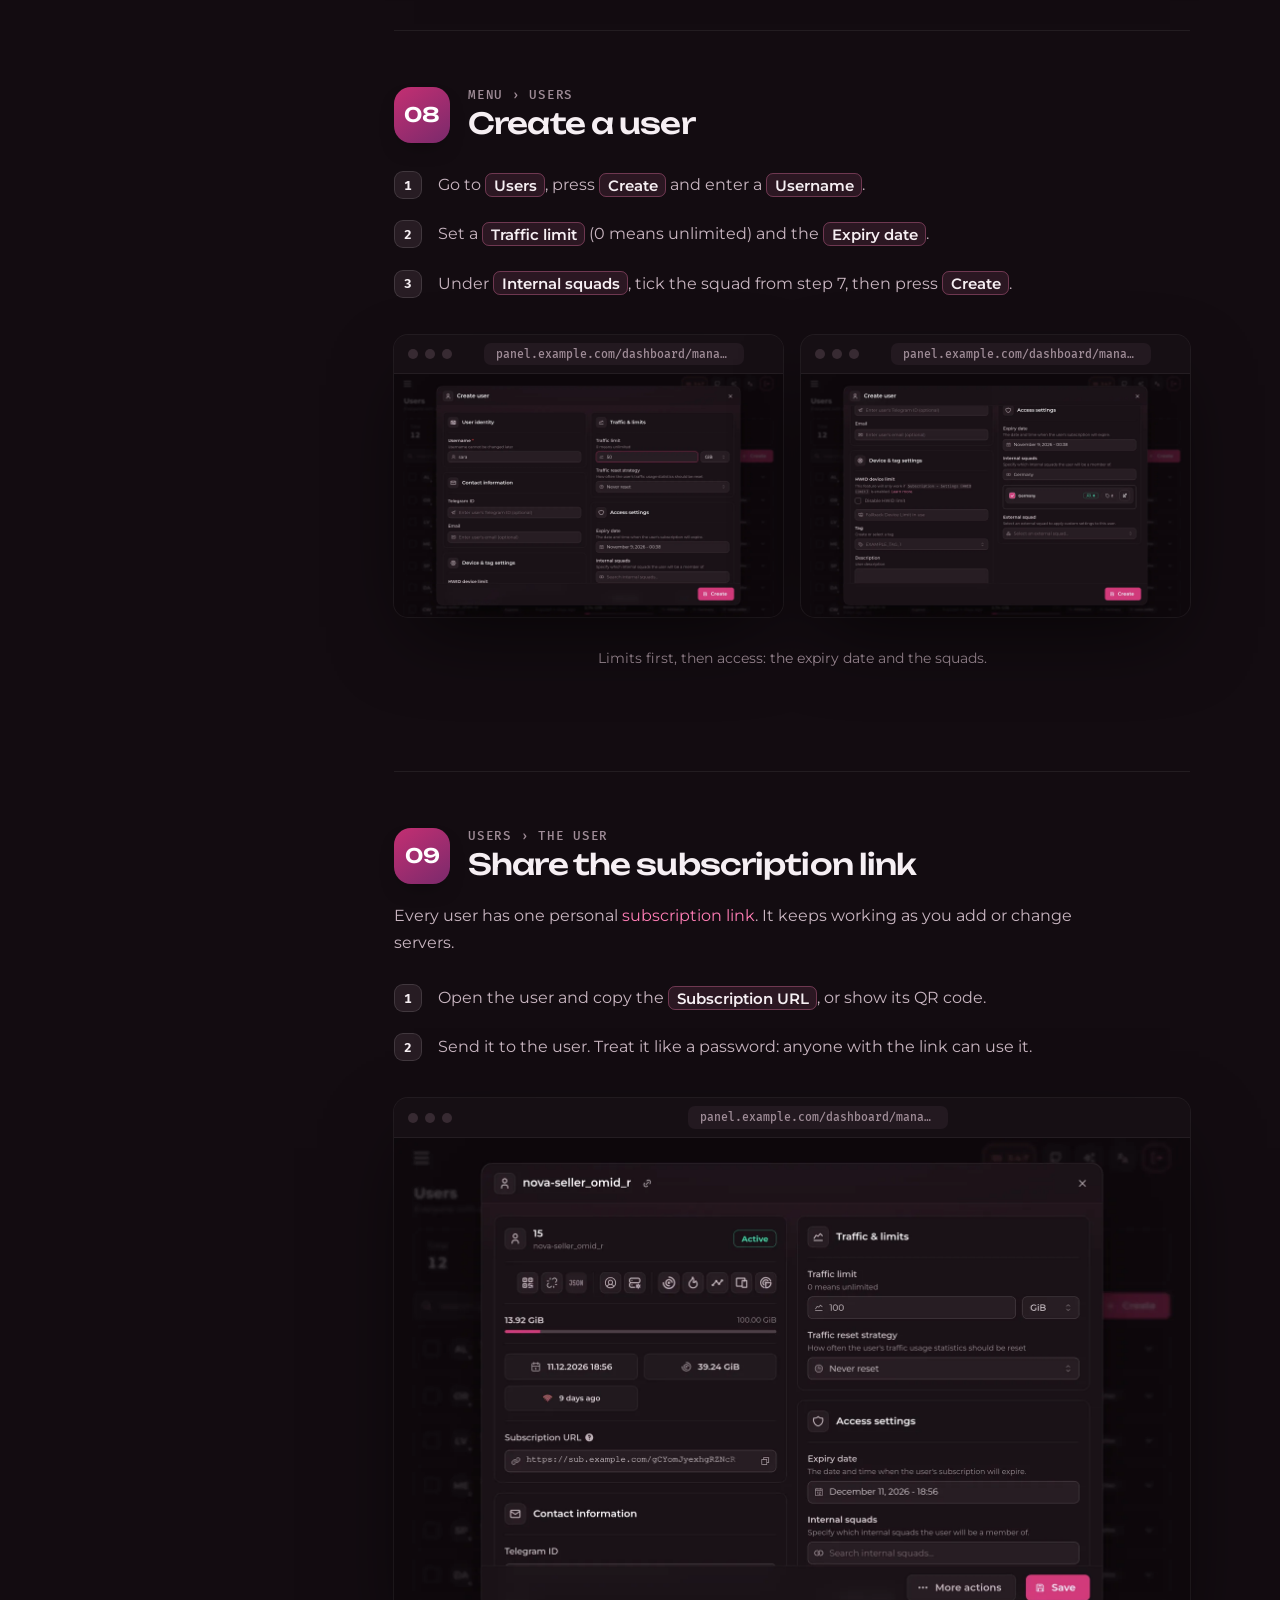
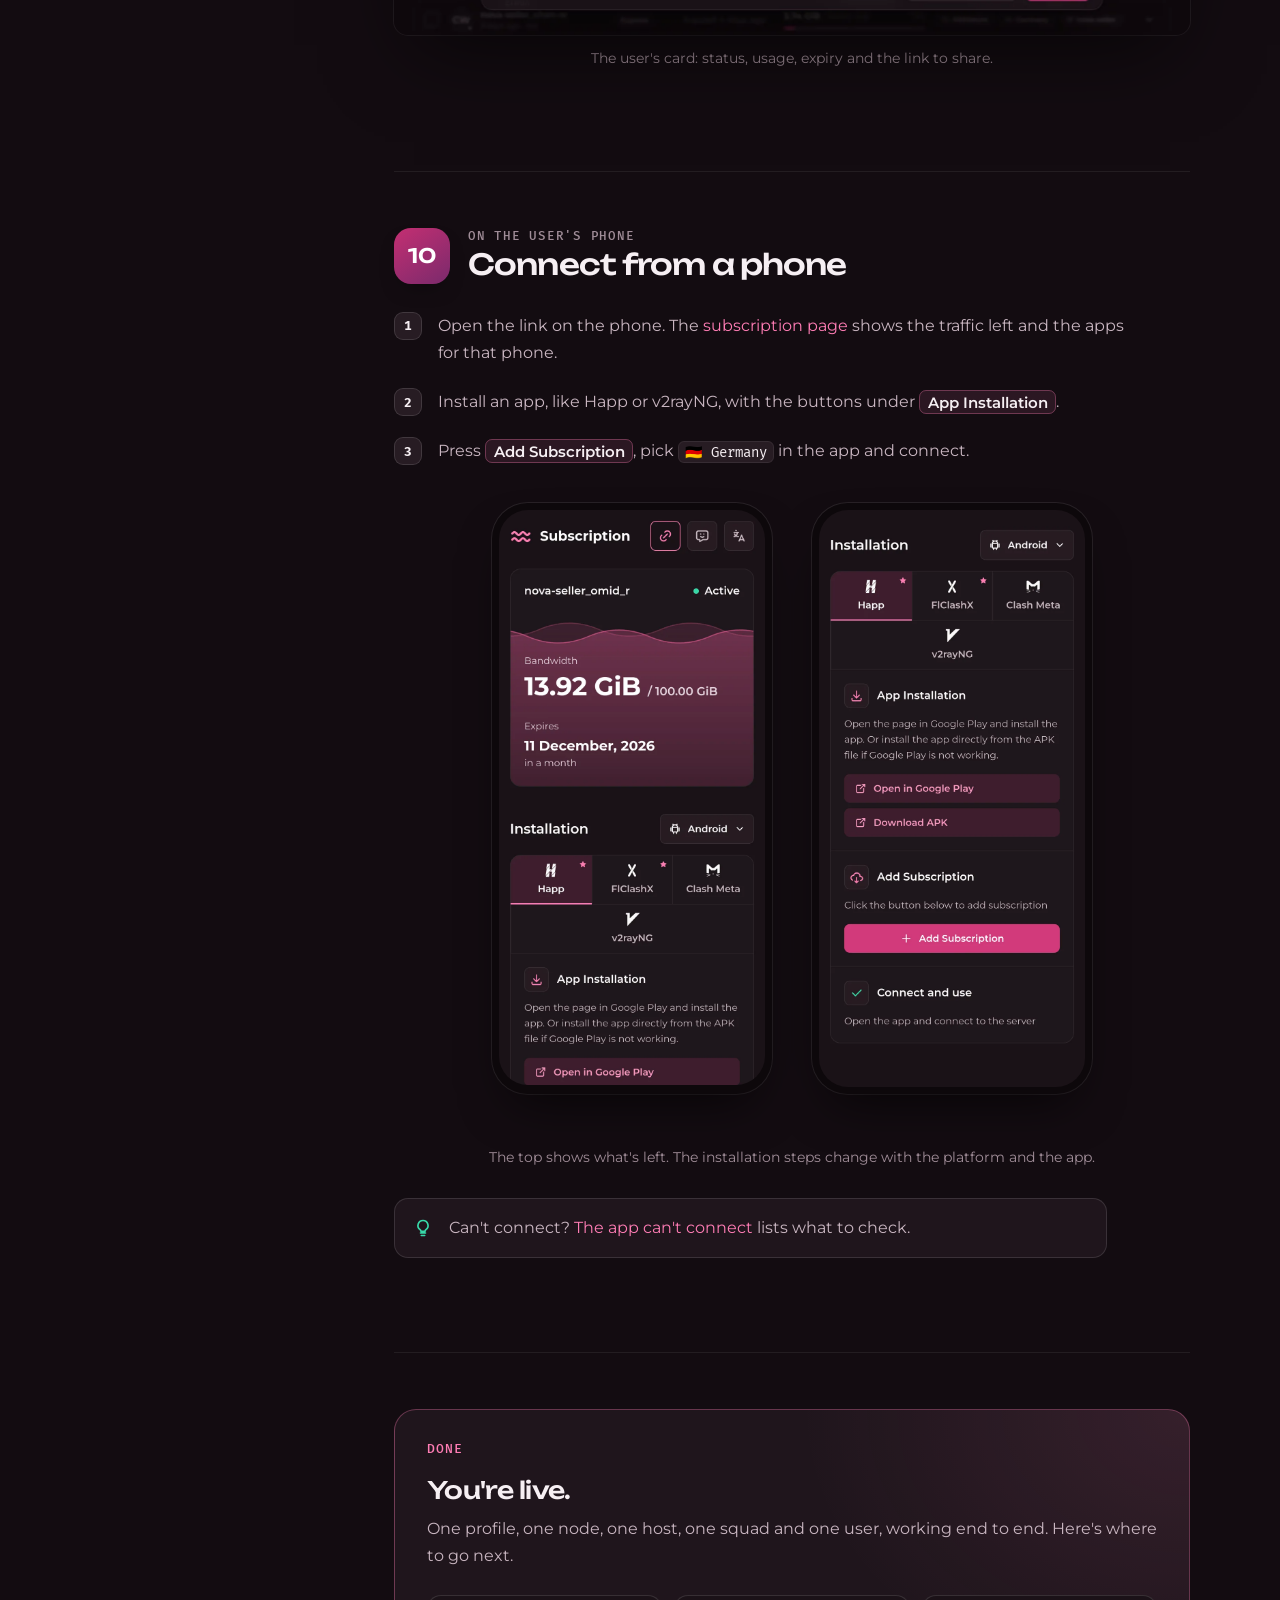
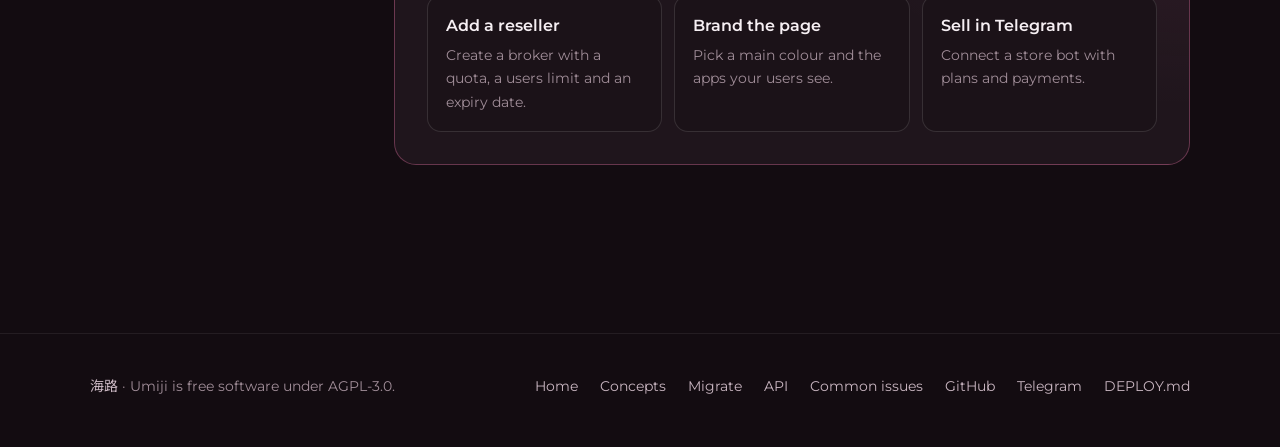
<file: docs/guide/index.html>
<!doctype html>
<html lang="en">
    <head>
        <meta charset="utf-8" />
        <meta name="viewport" content="width=device-width, initial-scale=1, viewport-fit=cover" />
        <title>Setup guide · Umiji</title>
        <meta
            name="description"
            content="Set up Umiji from an empty server to a working connection in ten short steps: install, config profile, node, host, squad, user and the client app."
        />
        <meta name="theme-color" content="#130C11" />
        <link rel="alternate" hreflang="en" href="https://umiji.wiki/guide/" />
        <link rel="alternate" hreflang="fa" href="https://umiji.wiki/fa/guide/" />
        <link rel="icon" href="../assets/favicon.svg" type="image/svg+xml" />
        <link rel="icon" href="../assets/favicon-32.png" sizes="32x32" type="image/png" />
        <link rel="apple-touch-icon" href="../assets/apple-touch-icon.png" />
        <link rel="preconnect" href="https://fonts.googleapis.com" />
        <link rel="preconnect" href="https://fonts.gstatic.com" crossorigin />
        <link
            rel="stylesheet"
            href="https://fonts.googleapis.com/css2?family=Fira+Mono:wght@400;500&family=Montserrat:wght@400;500;600;700&family=Unbounded:wght@500;600&display=swap"
        />
        <!-- only the letters of the language switch and of 海路 -->
        <link rel="stylesheet" href="https://fonts.googleapis.com/css2?family=Vazirmatn:wght@600&family=Noto+Sans+JP:wght@400;600&text=%D9%81%D8%A7%D8%B1%D8%B3%DB%8C%E6%B5%B7%E8%B7%AF&display=swap" />
        <link rel="stylesheet" href="../assets/site.css" />
    </head>
    <body>
        <a class="skip" href="#main">Skip to content</a>

        <header class="topbar">
            <div class="wrap">
                <a class="brand" href="../" aria-label="Umiji wiki home">
                    <svg viewBox="0 0 16 16" fill="none" aria-hidden="true">
                        <g stroke="currentColor" stroke-linecap="round" stroke-linejoin="round" stroke-width="1.6">
                            <path d="M1.75 6.25q1.56-2 3.13 0t3.12 0t3.13 0t3.12 0" />
                            <path d="M1.75 10.75q1.56-2 3.13 0t3.12 0t3.13 0t3.12 0" />
                        </g>
                    </svg>
                    <span class="word"><span class="umi">Umi</span><span class="ji">ji</span></span>
                </a>
                <nav class="nav" id="site-nav" aria-label="Main">
                    <a href="./" aria-current="page">Setup guide</a>
                    <a href="../migrate/">Migrate</a>
                    <a href="../concepts/">Concepts</a>
                    <a href="../troubleshooting/">Common issues</a>
                    <a href="../api/">API</a>
                    <a class="tg-row" href="https://t.me/umijidev">Telegram channel</a>
                </nav>
                <div class="tools">
                    <a class="icon-btn gh" href="https://github.com/therewasluna/umiji" aria-label="Umiji on GitHub">
                        <svg viewBox="0 0 24 24" fill="none" stroke="currentColor" stroke-width="1.8" stroke-linecap="round" stroke-linejoin="round" aria-hidden="true"><path d="M9 19c-4.3 1.4-4.3-2.5-6-3m12 5v-3.5c0-1 .1-1.4-.5-2 2.8-.3 5.5-1.4 5.5-6a4.6 4.6 0 0 0-1.3-3.2 4.2 4.2 0 0 0-.1-3.2s-1.1-.3-3.5 1.3a12.3 12.3 0 0 0-6.2 0C6.5 2.8 5.4 3.1 5.4 3.1a4.2 4.2 0 0 0-.1 3.2A4.6 4.6 0 0 0 4 9.5c0 4.6 2.7 5.7 5.5 6-.6.6-.6 1.2-.5 2V21" /></svg>
                    </a>
                    <a class="icon-btn tg" href="https://t.me/umijidev" aria-label="Umiji on Telegram">
                        <svg viewBox="0 0 24 24" fill="none" stroke="currentColor" stroke-width="1.8" stroke-linecap="round" stroke-linejoin="round" aria-hidden="true"><path d="M15 10l-4 4l6 6l4-16l-18 7l4 2l2 6l3-4" /></svg>
                    </a>
                    <div class="lang" role="group" aria-label="Language">
                        <svg viewBox="0 0 24 24" fill="none" stroke="currentColor" stroke-width="1.8" stroke-linecap="round" stroke-linejoin="round" aria-hidden="true"><circle cx="12" cy="12" r="9" /><path d="M3 12h18M12 3a14 14 0 0 1 0 18M12 3a14 14 0 0 0 0 18" /></svg>
                        <a href="./" lang="en" aria-current="page">English</a>
                        <a href="../fa/guide/" lang="fa" hreflang="fa">فارسی</a>
                    </div>
                    <button class="icon-btn menu-btn" type="button" aria-expanded="false" aria-controls="site-nav" aria-label="Menu"><i></i><i></i></button>
                </div>
            </div>
        </header>

        <main id="main">
            <div class="page-head">
                <div class="wrap">
                    <h1>From an empty server to a working connection.</h1>
                    <p>
                        Ten short steps. At the end, one user has a subscription link and their phone is connected
                        through your own server.
                    </p>
                    <ul class="facts">
                        <li><b>10</b> steps</li>
                        <li>About <b>30 minutes</b></li>
                        <li><b>One command</b> installs it</li>
                    </ul>
                </div>
                <svg class="waves" viewBox="0 0 16 16" fill="none" aria-hidden="true"><g stroke="currentColor" stroke-linecap="round" stroke-width="1.6"><path d="M1.75 6.25q1.56-2 3.13 0t3.12 0t3.13 0t3.12 0" /><path d="M1.75 10.75q1.56-2 3.13 0t3.12 0t3.13 0t3.12 0" /></g></svg>
            </div>

            <div class="wrap docs">
                <aside class="toc collapsible" aria-label="Steps">
                    <button class="toc-toggle" type="button" aria-expanded="false">
                        All steps
                        <svg viewBox="0 0 24 24" fill="none" stroke="currentColor" stroke-width="2" stroke-linecap="round" stroke-linejoin="round" aria-hidden="true"><path d="M6 9l6 6 6-6" /></svg>
                    </button>
                    <h2>Steps</h2>
                    <ol>
                        <li><a href="#install"><span class="num">01</span>Install Umiji</a></li>
                        <li><a href="#sign-in"><span class="num">02</span>Sign in</a></li>
                        <li><a href="#profile"><span class="num">03</span>Create a config profile</a></li>
                        <li><a href="#inbound"><span class="num">04</span>Add a VLESS inbound</a></li>
                        <li><a href="#node"><span class="num">05</span>Add a node</a></li>
                        <li><a href="#host"><span class="num">06</span>Create a host</a></li>
                        <li><a href="#squad"><span class="num">07</span>Make an internal squad</a></li>
                        <li><a href="#user"><span class="num">08</span>Create a user</a></li>
                        <li><a href="#share"><span class="num">09</span>Share the link</a></li>
                        <li><a href="#connect"><span class="num">10</span>Connect from a phone</a></li>
                        <li><a href="#next"><span class="num">✓</span>What's next</a></li>
                    </ol>
                </aside>

                <article>
                    <!-- 01 -->
                    <section class="step" id="install">
                        <div class="step-head">
                            <span class="step-num">01</span>
                            <div><span class="meta">On the server</span><h2>Install Umiji</h2></div>
                        </div>
                        <p>
                            One command installs everything. It adds Docker if needed, asks a few questions that each have
                            a ready answer, and if something goes wrong, it tells you how to fix it.
                        </p>

                        <h3>What you need</h3>
                        <ul class="checks">
                            <li><strong>A Linux server</strong> with root access. Ubuntu or Debian is easiest.</li>
                            <li><strong>A domain</strong> you own, like <code>example.com</code>. The panel and the subscription page each get a name under it.</li>
                        </ul>
                        <p>Umiji has three parts. Each needs at least:</p>
                        <div class="table-wrap">
                            <table class="data hw">
                                <thead><tr><th>Part</th><th>Memory</th><th>CPU</th><th>Disk</th></tr></thead>
                                <tbody>
                                    <tr><td><b>Panel</b>, where you manage everything</td><td>2 GB</td><td>1 core</td><td>10 GB</td></tr>
                                    <tr><td><b>Node</b>, which carries your users' traffic</td><td>1 GB</td><td>1 core</td><td>5 GB</td></tr>
                                    <tr><td><b>Sub page</b>, which your users open</td><td>512 MB</td><td>1 core</td><td>5 GB</td></tr>
                                    <tr><td><b>All three together</b></td><td>2 GB</td><td>2 cores</td><td>20 GB</td></tr>
                                </tbody>
                            </table>
                        </div>
                        <p>
                            Run all three on one server, or give each part a server of its own. The installer asks what
                            each server should run, so you can add parts later, here or elsewhere.
                        </p>

                        <h3 id="dns">Point your domain at the server</h3>
                        <p>
                            Add two <strong>A records</strong>, <code>panel</code> and <code>sub</code>, each with your
                            server's IP as the value. Do it before you install: HTTPS needs them.
                        </p>
                        <div class="tabs">
                            <div role="tablist" aria-label="DNS provider">
                                <button role="tab" type="button">Your domain company</button>
                                <button role="tab" type="button">Cloudflare</button>
                            </div>
                            <div role="tabpanel">
                                <p>Namecheap is shown here. Other companies have the same fields under DNS.</p>
                                <ol class="do">
                                    <li>Open <b>Domain List</b>, press <b>Manage</b> next to your domain, then open <b>Advanced DNS</b>.</li>
                                    <li>Press <b>Add New Record</b> and pick <b>A Record</b>. Host <code>panel</code>, value your server's IP. Save it with the green check.</li>
                                    <li>Add another one with host <code>sub</code> and the same IP.</li>
                                </ol>
                            </div>
                            <div role="tabpanel">
                                <ol class="do">
                                    <li>At <a href="https://dash.cloudflare.com">dash.cloudflare.com</a>, press <b>Onboard a domain</b>, type your domain and pick the <b>Free</b> plan.</li>
                                    <li>Where you bought the domain, replace its nameservers with the two Cloudflare gives you. Wait until Cloudflare says <b>Active</b>.</li>
                                    <li>Open <b>DNS</b>, <b>Records</b>, and add an <code>A</code> record named <code>panel</code> with your server's IP. Click the cloud until it's grey (<b>DNS only</b>), then save.</li>
                                    <li>Add <code>sub</code> the same way.</li>
                                </ol>
                                <div class="note warn">
                                    <svg viewBox="0 0 24 24" fill="none" stroke="currentColor" stroke-width="2" stroke-linecap="round" stroke-linejoin="round" aria-hidden="true"><path d="M12 9v4M12 17h.01M10.3 3.9L1.8 18a2 2 0 0 0 1.7 3h17a2 2 0 0 0 1.7-3L13.7 3.9a2 2 0 0 0-3.4 0z" /></svg>
                                    <p><strong>Keep the clouds grey for now.</strong> The orange cloud needs <a href="#https">extra settings</a>.</p>
                                </div>
                            </div>
                        </div>
                        <p>Check it from your computer. The answer should show your server's IP:</p>
                        <pre data-copy class="cmd"><code>nslookup panel.example.com</code></pre>

                        <h3 id="installer">Run the installer</h3>
                        <ol class="do">
                            <li>
                                Log in to the server as root. On Windows, use PowerShell.
                                <pre data-copy class="cmd"><code>ssh root@203.0.113.10</code></pre>
                            </li>
                            <li>
                                Run the installer:
                                <pre data-copy class="cmd"><code>bash &lt;(curl -fsSL https://raw.githubusercontent.com/therewasluna/umiji/main/install.sh)</code></pre>
                            </li>
                            <li>
                                Pick what this server runs. <b>Panel</b> and <b>Sub page</b> are ticked. To run a node here
                                too, type <kbd>3</kbd>: the installer then adds it to the panel for you. Press <kbd>Enter</kbd>.
                            </li>
                            <li>Type your panel's domain. For every other question, <kbd>Enter</kbd> takes the answer in brackets, and at the password it makes a strong one.</li>
                            <li>Save the username and password it shows at the end.</li>
                        </ol>
                        <div class="term">
                            <div class="term-bar" aria-hidden="true"><i></i><i></i><i></i><span>root@server: ~</span></div>
<pre aria-label="The installer on screen: it ticks the panel, the sub page and the node, asks for the domain and shows one line per step."><code>  <span class="h">What should this server run?</span>
    [<span class="ok">x</span>] <span class="r">1</span>  Panel     <span class="d">where you manage users, nodes and resellers</span>
    [<span class="ok">x</span>] <span class="r">2</span>  Sub page  <span class="d">the page your users open from their link</span>
    [<span class="ok">x</span>] <span class="r">3</span>  Node      <span class="d">carries your users' traffic</span>

  <b>Panel domain, e.g. panel.example.com</b>: panel.example.com
  <span class="d">…</span>
  <span class="d">[5/16]</span> <span class="ok">✓</span> Panel is running <span class="d">31s</span>
  <span class="d">[6/16]</span> <span class="ok">✓</span> Admin account admin created <span class="d">0s</span>
  <span class="d">[16/16]</span> <span class="ok">✓</span> Node added to the panel as Panel server <span class="d">4s</span></code></pre>
                        </div>
                        <div class="note tip">
                            <svg viewBox="0 0 24 24" fill="none" stroke="currentColor" stroke-width="2" stroke-linecap="round" stroke-linejoin="round" aria-hidden="true"><path d="M9 18h6M10 21h4M12 3a6 6 0 0 0-3.5 10.9c.6.5 1 1.2 1 2V16h5v-.1c0-.8.4-1.5 1-2A6 6 0 0 0 12 3z" /></svg>
                            <p>If a step fails, fix what it says and type <code>umiji</code>: it carries on from there. Stuck? See <a href="../troubleshooting/">Common issues</a>.</p>
                        </div>

                        <h3 id="umiji">Later: the <code>umiji</code> command</h3>
                        <p>
                            Type <code>umiji</code> on the server for a menu: install more parts, update,
                            <a href="../migrate/">move users from another panel</a>, switch the store bots between polling
                            and webhook, back up, restore, reset the admin password, or uninstall. Backups go to <code>/opt/umiji/backups/</code>. They hold
                            everything, so keep them private, and copy them off the server now and then, from your computer:
                        </p>
                        <pre data-copy class="cmd"><code>scp root@203.0.113.10:/opt/umiji/backups/umiji-20261116-141537.tar .</code></pre>

                        <details class="manual" id="https">
                            <summary>Use your own nginx, or a CDN</summary>
                            <p>
                                The installer's built-in HTTPS (Caddy) needs ports 80 and 443 to itself. If the server already
                                runs other websites, pick <b class="ui">My own nginx</b> in the installer, then on the server:
                            </p>
                            <ol class="do">
                                <li>
                                    Install nginx and certbot:
                                    <pre data-copy class="cmd"><code>apt install -y nginx certbot python3-certbot-nginx</code></pre>
                                    If <code>ufw status</code> says active, open the web ports. Keep 3000, 3001 and 3010 closed.
                                    <pre data-copy class="cmd"><code>ufw allow 'Nginx Full'</code></pre>
                                </li>
                                <li>
                                    Open a new config file:
                                    <pre data-copy class="cmd"><code>nano /etc/nginx/sites-available/umiji</code></pre>
                                    Paste this, with your domains. Keep the sub page's <code>server</code> block only if the sub
                                    page runs on this server.
                                    <pre data-copy data-file="/etc/nginx/sites-available/umiji"><code>map $http_upgrade $connection_upgrade {
    default upgrade;
    ''      close;
}

<span class="c"># The panel reads the visitor's IP from X-Umiji-Real-IP, so nginx sets it and ignores whatever the visitor sent.</span>
map $remote_addr $umiji_real_ip {
    default $remote_addr;
    <span class="c"># A sub page on another server that reaches the panel at https://panel.example.com sends its own</span>
    <span class="c"># visitors' IPs. Trust it by its IP:</span>
    <span class="c"># 203.0.113.20 $http_x_umiji_real_ip;</span>
}

<span class="c"># Panel</span>
server {
    listen 80;
    server_name panel.example.com;

    <span class="c"># Bot broadcast photos are up to 10 MB.</span>
    client_max_body_size 20m;

    <span class="c"># Backend-tools links carry a short-lived bearer token in the query string.</span>
    location ^~ /api/backend-tools {
        access_log off;
        proxy_pass http://127.0.0.1:3000;
        proxy_http_version 1.1;
        proxy_set_header Host $host;
        proxy_set_header Upgrade $http_upgrade;
        proxy_set_header Connection $connection_upgrade;
        proxy_set_header X-Real-IP $remote_addr;
        proxy_set_header X-Umiji-Real-IP $umiji_real_ip;
        proxy_set_header X-Forwarded-For $proxy_add_x_forwarded_for;
        proxy_set_header X-Forwarded-Proto $scheme;
    }

    location / {
        proxy_pass http://127.0.0.1:3000;
        proxy_http_version 1.1;
        proxy_set_header Host $host;
        proxy_set_header Upgrade $http_upgrade;
        proxy_set_header Connection $connection_upgrade;
        proxy_set_header X-Real-IP $remote_addr;
        proxy_set_header X-Umiji-Real-IP $umiji_real_ip;
        proxy_set_header X-Forwarded-For $proxy_add_x_forwarded_for;
        proxy_set_header X-Forwarded-Proto $scheme;
    }
}

<span class="c"># Subscription page, if it runs on this server</span>
server {
    listen 80;
    server_name sub.example.com;

    location / {
        proxy_pass http://127.0.0.1:3010;
        proxy_http_version 1.1;
        proxy_set_header Host $host;
        proxy_set_header X-Real-IP $remote_addr;
        proxy_set_header X-Forwarded-For $proxy_add_x_forwarded_for;
        proxy_set_header X-Forwarded-Proto $scheme;
    }
}</code></pre>
                                </li>
                                <li>
                                    Turn it on:
                                    <pre data-copy class="cmd"><code>ln -s /etc/nginx/sites-available/umiji /etc/nginx/sites-enabled/</code></pre>
                                    <pre data-copy class="cmd"><code>rm -f /etc/nginx/sites-enabled/default</code></pre>
                                    <pre data-copy class="cmd"><code>nginx -t &amp;&amp; systemctl reload nginx</code></pre>
                                </li>
                                <li>
                                    Get the certificates. Certbot adds HTTPS to the file and renews them on its own; the second
                                    command checks that renewal works.
                                    <pre data-copy class="cmd"><code>certbot --nginx -d panel.example.com -d sub.example.com</code></pre>
                                    <pre data-copy class="cmd"><code>certbot renew --dry-run</code></pre>
                                </li>
                            </ol>
                            <p>
                                The panel only answers over HTTPS, so it won't load until certbot has run. nginx always writes
                                <code>X-Umiji-Real-IP</code> itself, so nobody can fake the IP the panel sees.
                            </p>
                            <p>
                                <strong>Behind a CDN</strong>, like Cloudflare's orange cloud: set Cloudflare's
                                <b class="ui">SSL/TLS</b> mode to <code>Full (strict)</code>, then list the CDN's IP ranges, or
                                every visitor shares one IP and one login limit. With Caddy, remove the <code>#</code> from the
                                six lines at the top of <code>/opt/umiji/caddy/Caddyfile</code>, list them there, run
                                <code>docker compose restart umiji-caddy</code> in <code>/opt/umiji</code>, and turn off
                                Cloudflare's <code>Always Use HTTPS</code>. With nginx, add this at the top of the file, one line
                                per range from <a href="https://www.cloudflare.com/ips/">cloudflare.com/ips</a>:
                            </p>
                            <pre data-copy data-file="/etc/nginx/sites-available/umiji"><code>set_real_ip_from 173.245.48.0/20;
set_real_ip_from 2400:cb00::/32;
<span class="c"># ...the other ranges</span>
real_ip_header X-Forwarded-For;
real_ip_recursive on;</code></pre>
                            <p>Nodes behind a CDN need their own setup: see <a href="../concepts/#ip-limit-cdn">IP limit behind a CDN</a>.</p>
                        </details>
                        <p>
                            Prefer to install without the installer? <a href="https://github.com/therewasluna/umiji-backend/blob/main/DEPLOY.md">DEPLOY.md</a>
                            has every step by hand.
                        </p>
                    </section>

                    <!-- 02 -->
                    <section class="step" id="sign-in">
                        <div class="step-head">
                            <span class="step-num">02</span>
                            <div><span class="meta">Panel · first visit</span><h2>Sign in</h2></div>
                        </div>
                        <ol class="do">
                            <li>Open <code>https://panel.example.com</code> and sign in with the username and password the installer showed.</li>
                            <li>Read and accept the disclaimer that appears on your first visit.</li>
                        </ol>
                        <figure class="shot">
                            <div class="window">
                                <div class="window-bar" aria-hidden="true"><i></i><i></i><i></i><span>panel.example.com/auth/login</span></div>
                                <img src="../assets/shots/login.webp" width="1600" height="1000" loading="lazy" alt="The Umiji sign-in page: the Umiji wordmark, a username and password field and a Sign in button." />
                            </div>
                            <figcaption>The sign-in page. This is how you get back in.</figcaption>
                        </figure>

                        <h3 id="sub-page">The sub page</h3>
                        <p>
                            Left <b class="ui">Sub page</b> ticked? Then it's already running at <code>https://sub.example.com</code>.
                            Opened on its own it shows nothing; it only answers your users' links, which you'll have in step 9.
                        </p>
                        <p>To run it on a server of its own instead, point <code>sub</code> at that server, then:</p>
                        <ol class="do">
                            <li>In the panel, go to <b>Umiji Settings</b>, <b>API Tokens</b>, press <b>Create API token</b>, pick the <b>Subpage</b> preset and copy the token.</li>
                            <li>
                                On that server, run the installer with <code>sub</code> at the end and paste the token when asked:
                                <pre data-copy class="cmd"><code>bash &lt;(curl -fsSL https://raw.githubusercontent.com/therewasluna/umiji/main/install.sh) sub</code></pre>
                            </li>
                            <li>At the end it shows three commands. Run them on the panel's server.</li>
                        </ol>
                    </section>

                    <!-- 03 -->
                    <section class="step" id="profile">
                        <div class="step-head">
                            <span class="step-num">03</span>
                            <div><span class="meta">Menu › Config Profiles</span><h2>Create a config profile</h2></div>
                        </div>
                        <p>
                            A <a href="../concepts/#config-profile">config profile</a> is the Xray setup your nodes run. It
                            holds the <a href="../concepts/#inbound">inbounds</a>, the ports your users connect to. Most setups
                            need just one.
                        </p>
                        <ol class="do">
                            <li>Go to <b>Config Profiles</b> and press <b>Create</b>.</li>
                            <li>Name it, like <code>Reality</code>, and press <b>Create</b>.</li>
                            <li>Open the new profile. It opens in the <b>Visual</b> editor.</li>
                        </ol>
                        <figure class="shot">
                            <div class="window">
                                <div class="window-bar" aria-hidden="true"><i></i><i></i><i></i><span>panel.example.com/dashboard/management/config-profiles</span></div>
                                <img src="../assets/shots/profile-create.webp" width="1600" height="1000" loading="lazy" alt="The Creation dialog on the Config Profiles page, with the profile name Reality typed in." />
                            </div>
                            <figcaption>Name the profile. You can change the whole Xray config afterwards.</figcaption>
                        </figure>
                    </section>

                    <!-- 04 -->
                    <section class="step" id="inbound">
                        <div class="step-head">
                            <span class="step-num">04</span>
                            <div><span class="meta">Config profile › Inbounds</span><h2>Add a VLESS inbound with REALITY</h2></div>
                        </div>
                        <p>
                            VLESS with REALITY is a good first inbound. It needs no certificate, and to anyone watching it
                            looks like a visit to a real website.
                        </p>
                        <ol class="do">
                            <li>In the <b>Inbounds</b> section, press <b>New inbound</b> and pick <b>VLESS</b>. It's added on port 2083, and a red dot shows what's left to fill in.</li>
                        </ol>
                        <figure class="shot pair">
                            <div class="window">
                                <div class="window-bar" aria-hidden="true"><i></i><i></i><i></i><span>…/config-profiles/reality</span></div>
                                <img src="../assets/shots/new-inbound.webp" width="1600" height="1000" loading="lazy" alt="The New inbound dialog, listing protocols: VLESS, Trojan, Shadowsocks, Hysteria 2, MTProto, Mixed, HTTP, Tunnel, WireGuard and TUN." />
                            </div>
                            <div class="window">
                                <div class="window-bar" aria-hidden="true"><i></i><i></i><i></i><span>…/config-profiles/reality</span></div>
                                <img src="../assets/shots/inbound-vless.webp" width="1600" height="1000" loading="lazy" alt="The new inbound VLESS_2083 open on its General tab: tag, protocol VLESS, listen 0.0.0.0 and port 2083." />
                            </div>
                            <figcaption>Pick a protocol, then fill in the new inbound's tabs.</figcaption>
                        </figure>
                        <ol class="do" start="2">
                            <li>Open the <b>Security</b> tab. The keys are already made for you.</li>
                            <li>In <b>Target</b>, enter a real HTTPS site that isn't yours, with its port, like <code>www.example.org:443</code>.</li>
                            <li>In <b>Server names</b>, enter that site's domain, like <code>www.example.org</code>, and press <b>Save</b>.</li>
                        </ol>
                        <figure class="shot">
                            <div class="window">
                                <div class="window-bar" aria-hidden="true"><i></i><i></i><i></i><span>…/config-profiles/reality</span></div>
                                <img src="../assets/shots/inbound-reality.webp" width="1600" height="1000" loading="lazy" alt="The Security tab set to REALITY: Target and Server names are empty and marked red, Private key and Short IDs are already filled in." />
                            </div>
                            <figcaption>Only Target and Server names are left.</figcaption>
                        </figure>
                    </section>

                    <!-- 05 -->
                    <section class="step" id="node">
                        <div class="step-head">
                            <span class="step-num">05</span>
                            <div><span class="meta">Menu › Nodes</span><h2>Add a node</h2></div>
                        </div>
                        <p>A <a href="../concepts/#node">node</a> is a server that runs Xray with your profile.</p>
                        <div class="note tip">
                            <svg viewBox="0 0 24 24" fill="none" stroke="currentColor" stroke-width="2" stroke-linecap="round" stroke-linejoin="round" aria-hidden="true"><path d="M9 18h6M10 21h4M12 3a6 6 0 0 0-3.5 10.9c.6.5 1 1.2 1 2V16h5v-.1c0-.8.4-1.5 1-2A6 6 0 0 0 12 3z" /></svg>
                            <p>
                                <strong>Ticked Node in the installer?</strong> It's already on the <b class="ui">Nodes</b> page as
                                <b class="ui">Panel server</b>. Open it, press the pencil under <b class="ui">Core configuration</b>,
                                pick your profile, tick the inbound from step 4, save the choice with the disk icon and press
                                <b class="ui">Save</b>. Then skip to step 6.
                            </p>
                        </div>
                        <p>For a node on another server, Umiji installs it for you over SSH:</p>
                        <ol class="do">
                            <li>Go to <b>Nodes</b> and press <b>Create</b>. <b>Automatic install</b> is selected.</li>
                            <li>Fill in an <b>Internal name</b>, the <b>Country</b>, the <b>Server IP</b> and its <b>Root password</b>.</li>
                            <li>Press <b>Next</b>. Under <b>Core configuration</b>, pick your profile and tick the inbound from step 4.</li>
                            <li>Press <b>Install node</b> and wait for the green dot.</li>
                        </ol>
                        <figure class="shot">
                            <div class="window">
                                <div class="window-bar" aria-hidden="true"><i></i><i></i><i></i><span>panel.example.com/dashboard/management/nodes</span></div>
                                <img src="../assets/shots/node-create.webp" width="1600" height="1000" loading="lazy" alt="The Create node dialog on the Automatic install tab, with name Frankfurt-3, server IP 203.0.113.24, node port 2222, a root password and SSH port 22." />
                            </div>
                            <figcaption>The root password is used once to log in over SSH. It's never stored.</figcaption>
                        </figure>
                        <div class="note warn">
                            <svg viewBox="0 0 24 24" fill="none" stroke="currentColor" stroke-width="2" stroke-linecap="round" stroke-linejoin="round" aria-hidden="true"><path d="M12 9v4M12 17h.01M10.3 3.9L1.8 18a2 2 0 0 0 1.7 3h17a2 2 0 0 0 1.7-3L13.7 3.9a2 2 0 0 0-3.4 0z" /></svg>
                            <p><strong>Open the ports</strong> in the node's firewall: the inbound's port (2083) for your users, and on a separate server the node port (2222) for the panel.</p>
                        </div>
                        <p>
                            Rather not give the root password? Pick <b class="ui">Manual setup</b>, copy the
                            <b class="ui">Secret Key</b>, and run the installer with <code>node</code> at the end on the node's server:
                        </p>
                        <pre data-copy class="cmd"><code>bash &lt;(curl -fsSL https://raw.githubusercontent.com/therewasluna/umiji/main/install.sh) node</code></pre>
                        <figure class="shot">
                            <div class="window">
                                <div class="window-bar" aria-hidden="true"><i></i><i></i><i></i><span>panel.example.com/dashboard/management/nodes</span></div>
                                <img src="../assets/shots/nodes.webp" width="1600" height="1000" loading="lazy" alt="The Nodes page: totals for speed, users online and online nodes, then each node with its address, traffic and status." />
                            </div>
                            <figcaption>A connected node shows a green dot and live load.</figcaption>
                        </figure>
                    </section>

                    <!-- 06 -->
                    <section class="step" id="host">
                        <div class="step-head">
                            <span class="step-num">06</span>
                            <div><span class="meta">Menu › Hosts</span><h2>Create a host</h2></div>
                        </div>
                        <p>
                            A <a href="../concepts/#host">host</a> is what users see in their app: a name and the address to
                            connect to.
                        </p>
                        <ol class="do">
                            <li>Go to <b>Hosts</b>, press <b>Create</b> and turn on <b>Host visibility</b>.</li>
                            <li>In <b>Remark</b>, write the name users will see. A flag emoji at the start, like <code>🇩🇪 Germany</code>, shows as a flag.</li>
                            <li>Press <b>No inbound selected</b>, open your profile, pick the inbound from step 4 and save the choice with the disk icon.</li>
                            <li>In <b>Address</b>, enter the node server's public IP, the one you SSH into, or a domain pointing to it. For <b>Panel server</b> that's your panel server's IP, not the <code>172.x</code> address on the Nodes page. Set <b>Port</b> to the inbound's port, then <b>Save</b>.</li>
                        </ol>
                        <figure class="shot pair">
                            <div class="window">
                                <div class="window-bar" aria-hidden="true"><i></i><i></i><i></i><span>panel.example.com/dashboard/management/hosts</span></div>
                                <img src="../assets/shots/host-inbound.webp" width="1600" height="1000" loading="lazy" alt="The inbound picker over the New host drawer, listing config profiles with how many of their inbounds are chosen." />
                            </div>
                            <div class="window">
                                <div class="window-bar" aria-hidden="true"><i></i><i></i><i></i><span>panel.example.com/dashboard/management/hosts</span></div>
                                <img src="../assets/shots/host-create.webp" width="1600" height="1000" loading="lazy" alt="The New host drawer filled in: remark Germany with a flag, the chosen profile and inbound, address de.example.com and port 443." />
                            </div>
                            <figcaption>Pick the inbound, then give the host a name and an address.</figcaption>
                        </figure>
                    </section>

                    <!-- 07 -->
                    <section class="step" id="squad">
                        <div class="step-head">
                            <span class="step-num">07</span>
                            <div><span class="meta">Menu › Internal Squads</span><h2>Make an internal squad</h2></div>
                        </div>
                        <p>
                            An <a href="../concepts/#internal-squad">internal squad</a> decides which inbounds its users may
                            use.
                        </p>
                        <ol class="do">
                            <li>Go to <b>Internal Squads</b>, press <b>Create</b> and name it, like <code>Germany</code>.</li>
                            <li>Open the squad, expand your profile, tick the inbound from step 4 and press <b>Save</b>.</li>
                        </ol>
                        <figure class="shot">
                            <div class="window">
                                <div class="window-bar" aria-hidden="true"><i></i><i></i><i></i><span>panel.example.com/dashboard/management/internal-squads</span></div>
                                <img src="../assets/shots/squad.webp" width="1600" height="1000" loading="lazy" alt="The Edit internal squad drawer for Germany: members and inbound counts, then each config profile with how many of its inbounds are in the squad." />
                            </div>
                            <figcaption>Each profile shows how many of its inbounds are in the squad, like 2 / 4.</figcaption>
                        </figure>
                    </section>

                    <!-- 08 -->
                    <section class="step" id="user">
                        <div class="step-head">
                            <span class="step-num">08</span>
                            <div><span class="meta">Menu › Users</span><h2>Create a user</h2></div>
                        </div>
                        <ol class="do">
                            <li>Go to <b>Users</b>, press <b>Create</b> and enter a <b>Username</b>.</li>
                            <li>Set a <b>Traffic limit</b> (0 means unlimited) and the <b>Expiry date</b>.</li>
                            <li>Under <b>Internal squads</b>, tick the squad from step 7, then press <b>Create</b>.</li>
                        </ol>
                        <figure class="shot pair">
                            <div class="window">
                                <div class="window-bar" aria-hidden="true"><i></i><i></i><i></i><span>panel.example.com/dashboard/management/users</span></div>
                                <img src="../assets/shots/user-create.webp" width="1600" height="1000" loading="lazy" alt="The Create user dialog: username, Telegram ID and email on the left, traffic limit and reset strategy on the right." />
                            </div>
                            <div class="window">
                                <div class="window-bar" aria-hidden="true"><i></i><i></i><i></i><span>panel.example.com/dashboard/management/users</span></div>
                                <img src="../assets/shots/user-squads.webp" width="1600" height="1000" loading="lazy" alt="Further down the Create user dialog: HWID device limit and tag on the left, expiry date and the Germany internal squad ticked on the right." />
                            </div>
                            <figcaption>Limits first, then access: the expiry date and the squads.</figcaption>
                        </figure>
                    </section>

                    <!-- 09 -->
                    <section class="step" id="share">
                        <div class="step-head">
                            <span class="step-num">09</span>
                            <div><span class="meta">Users › the user</span><h2>Share the subscription link</h2></div>
                        </div>
                        <p>
                            Every user has one personal <a href="../concepts/#subscription-link">subscription link</a>. It
                            keeps working as you add or change servers.
                        </p>
                        <ol class="do">
                            <li>Open the user and copy the <b>Subscription URL</b>, or show its QR code.</li>
                            <li>Send it to the user. Treat it like a password: anyone with the link can use it.</li>
                        </ol>
                        <figure class="shot">
                            <div class="window">
                                <div class="window-bar" aria-hidden="true"><i></i><i></i><i></i><span>panel.example.com/dashboard/management/users</span></div>
                                <img src="../assets/shots/user-details.webp" width="1600" height="1000" loading="lazy" alt="A user's details: status Active, traffic used out of the limit, expiry date, last seen, and the Subscription URL with a copy button." />
                            </div>
                            <figcaption>The user's card: status, usage, expiry and the link to share.</figcaption>
                        </figure>
                    </section>

                    <!-- 10 -->
                    <section class="step" id="connect">
                        <div class="step-head">
                            <span class="step-num">10</span>
                            <div><span class="meta">On the user's phone</span><h2>Connect from a phone</h2></div>
                        </div>
                        <ol class="do">
                            <li>Open the link on the phone. The <a href="../concepts/#subscription-page">subscription page</a> shows the traffic left and the apps for that phone.</li>
                            <li>Install an app, like Happ or v2rayNG, with the buttons under <b>App Installation</b>.</li>
                            <li>Press <b>Add Subscription</b>, pick <code>🇩🇪 Germany</code> in the app and connect.</li>
                        </ol>
                        <figure class="shot phones">
                            <div class="handset"><img src="../assets/shots/subpage.webp" width="780" height="1688" loading="lazy" alt="The subscription page on a phone: the user's name and Active status, traffic used drawn as a tide, and the expiry date." /></div>
                            <div class="handset"><img src="../assets/shots/subpage-install.webp" width="780" height="1693" loading="lazy" alt="The Installation section for Android: app tabs for Happ, FlClashX, Clash Meta and v2rayNG, install buttons, then Add Subscription and Connect and use." /></div>
                            <figcaption>The top shows what's left. The installation steps change with the platform and the app.</figcaption>
                        </figure>
                        <div class="note tip">
                            <svg viewBox="0 0 24 24" fill="none" stroke="currentColor" stroke-width="2" stroke-linecap="round" stroke-linejoin="round" aria-hidden="true"><path d="M9 18h6M10 21h4M12 3a6 6 0 0 0-3.5 10.9c.6.5 1 1.2 1 2V16h5v-.1c0-.8.4-1.5 1-2A6 6 0 0 0 12 3z" /></svg>
                            <p>Can't connect? <a href="../troubleshooting/#app-cant-connect">The app can't connect</a> lists what to check.</p>
                        </div>
                    </section>

                    <section class="step" id="next">
                        <div class="done">
                            <span class="kicker">Done</span>
                            <h2>You're live.</h2>
                            <p>One profile, one node, one host, one squad and one user, working end to end. Here's where to go next.</p>
                            <div class="next">
                                <a href="../concepts/#broker">Add a reseller<span>Create a broker with a quota, a users limit and an expiry date.</span></a>
                                <a href="../concepts/#subscription-page">Brand the page<span>Pick a main colour and the apps your users see.</span></a>
                                <a href="../concepts/#telegram-bot">Sell in Telegram<span>Connect a store bot with plans and payments.</span></a>
                            </div>
                        </div>
                    </section>
                </article>
            </div>
        </main>

        <footer class="footer">
            <div class="wrap">
                <span><span class="jp" lang="ja">海路</span> · Umiji is free software under AGPL-3.0.</span>
                <nav aria-label="Footer">
                    <a href="../">Home</a>
                    <a href="../concepts/">Concepts</a>
                    <a href="../migrate/">Migrate</a>
                    <a href="../api/">API</a>
                    <a href="../troubleshooting/">Common issues</a>
                    <a href="https://github.com/therewasluna/umiji">GitHub</a>
                    <a href="https://t.me/umijidev">Telegram</a>
                    <a href="https://github.com/therewasluna/umiji-backend/blob/main/DEPLOY.md">DEPLOY.md</a>
                </nav>
            </div>
        </footer>
        <script src="../assets/site.js" defer></script>
    </body>
</html>
</file>
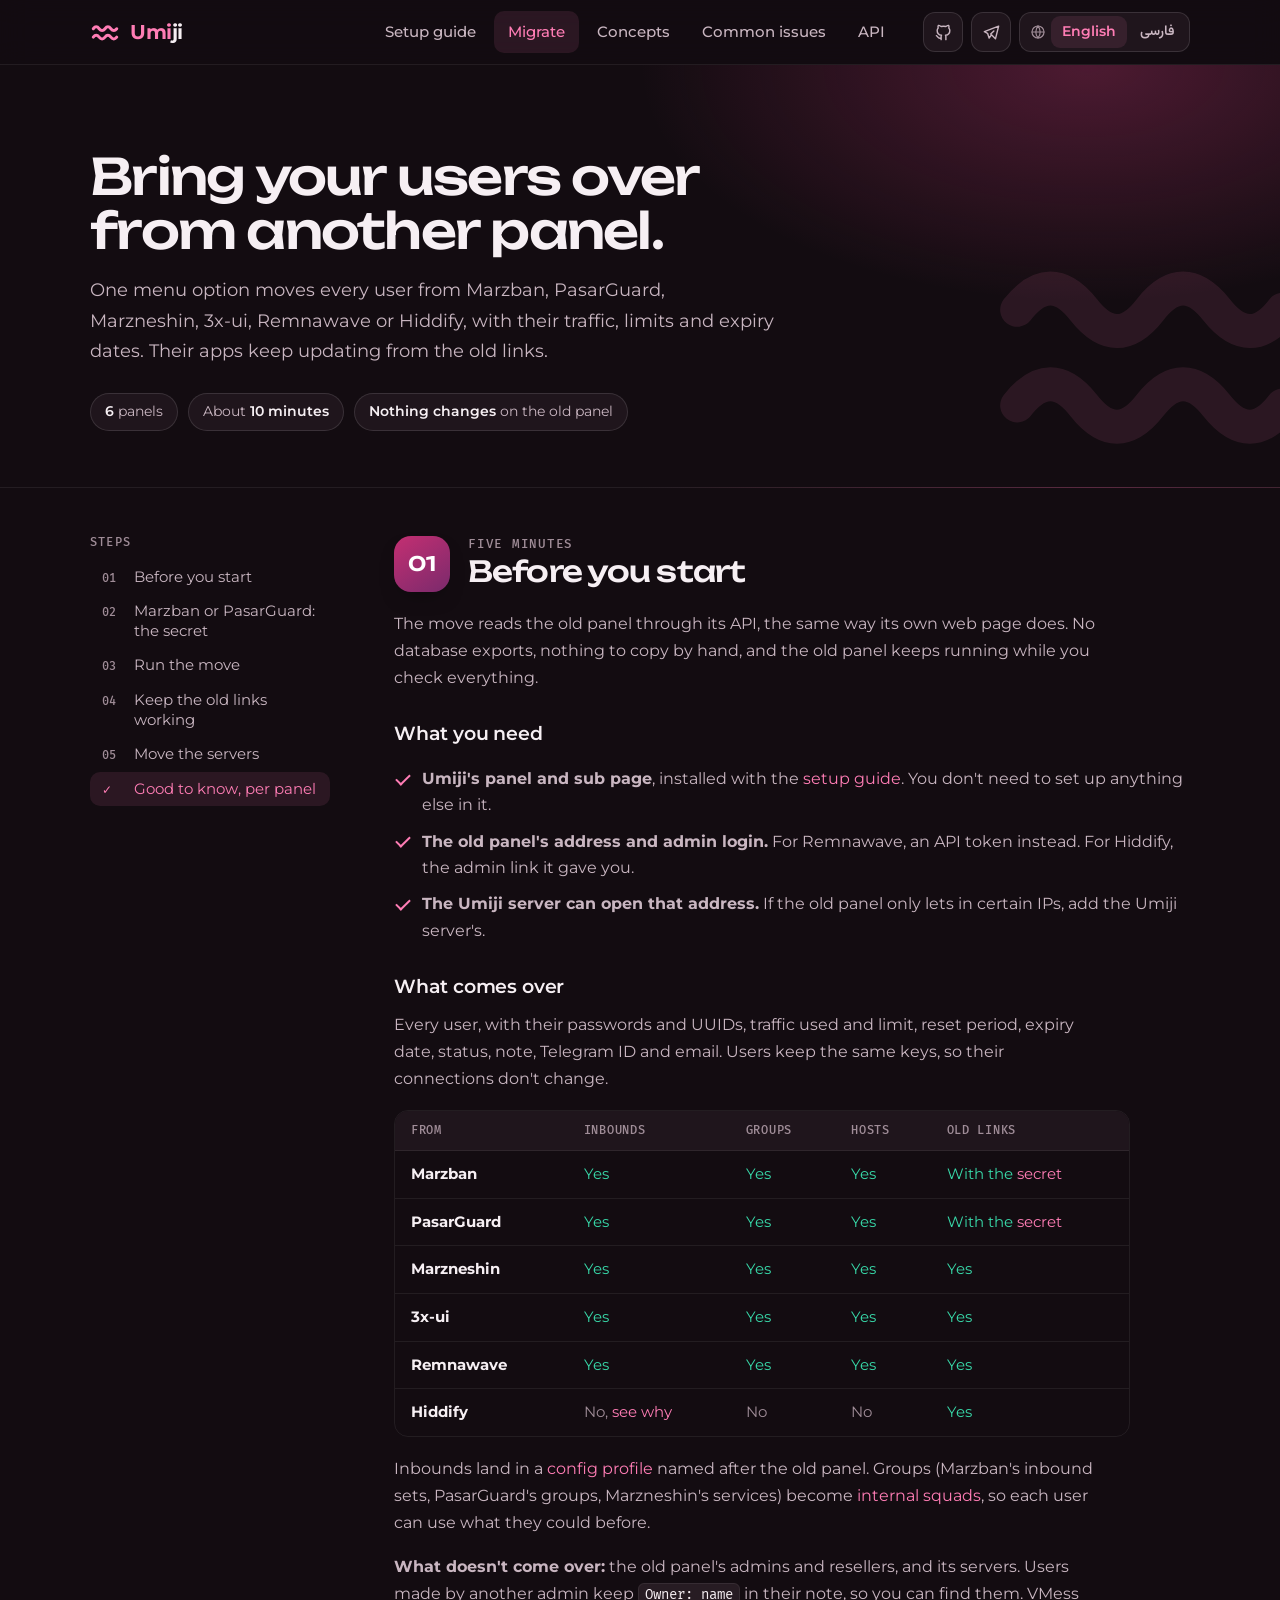
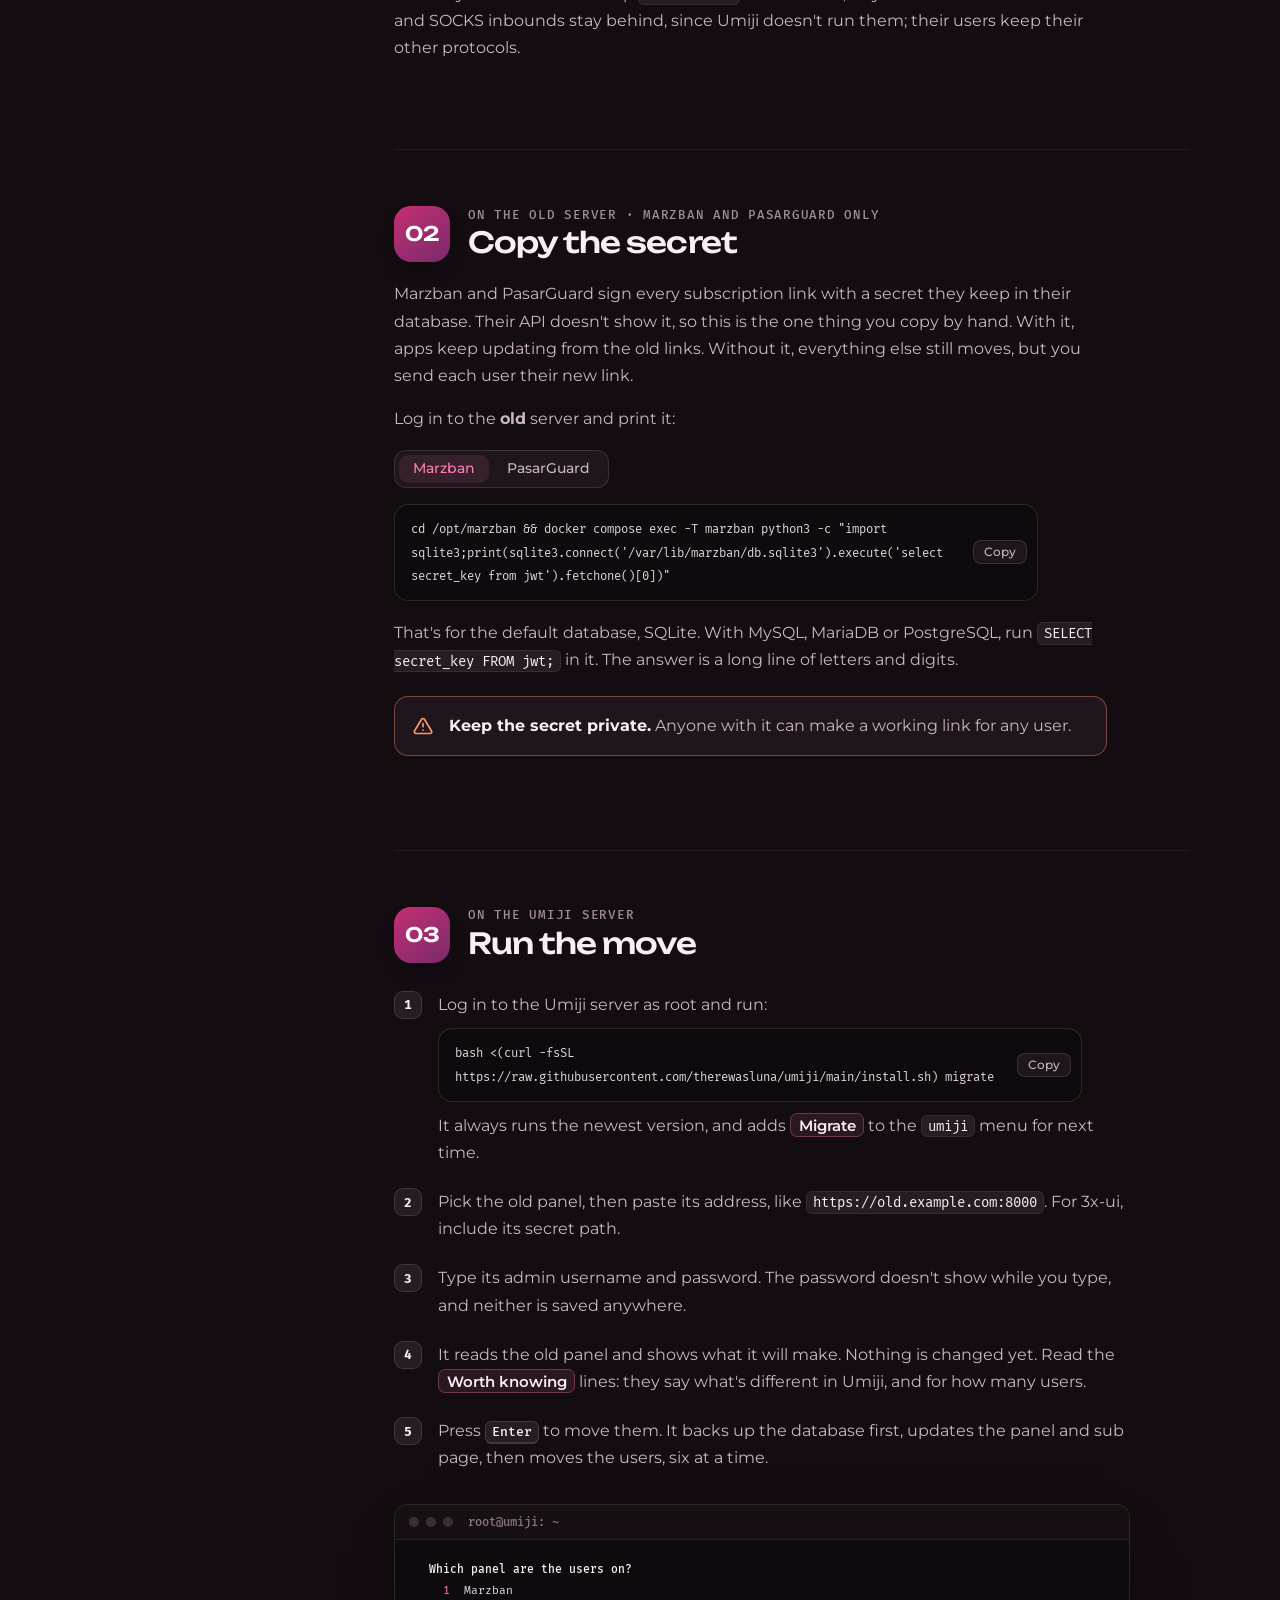
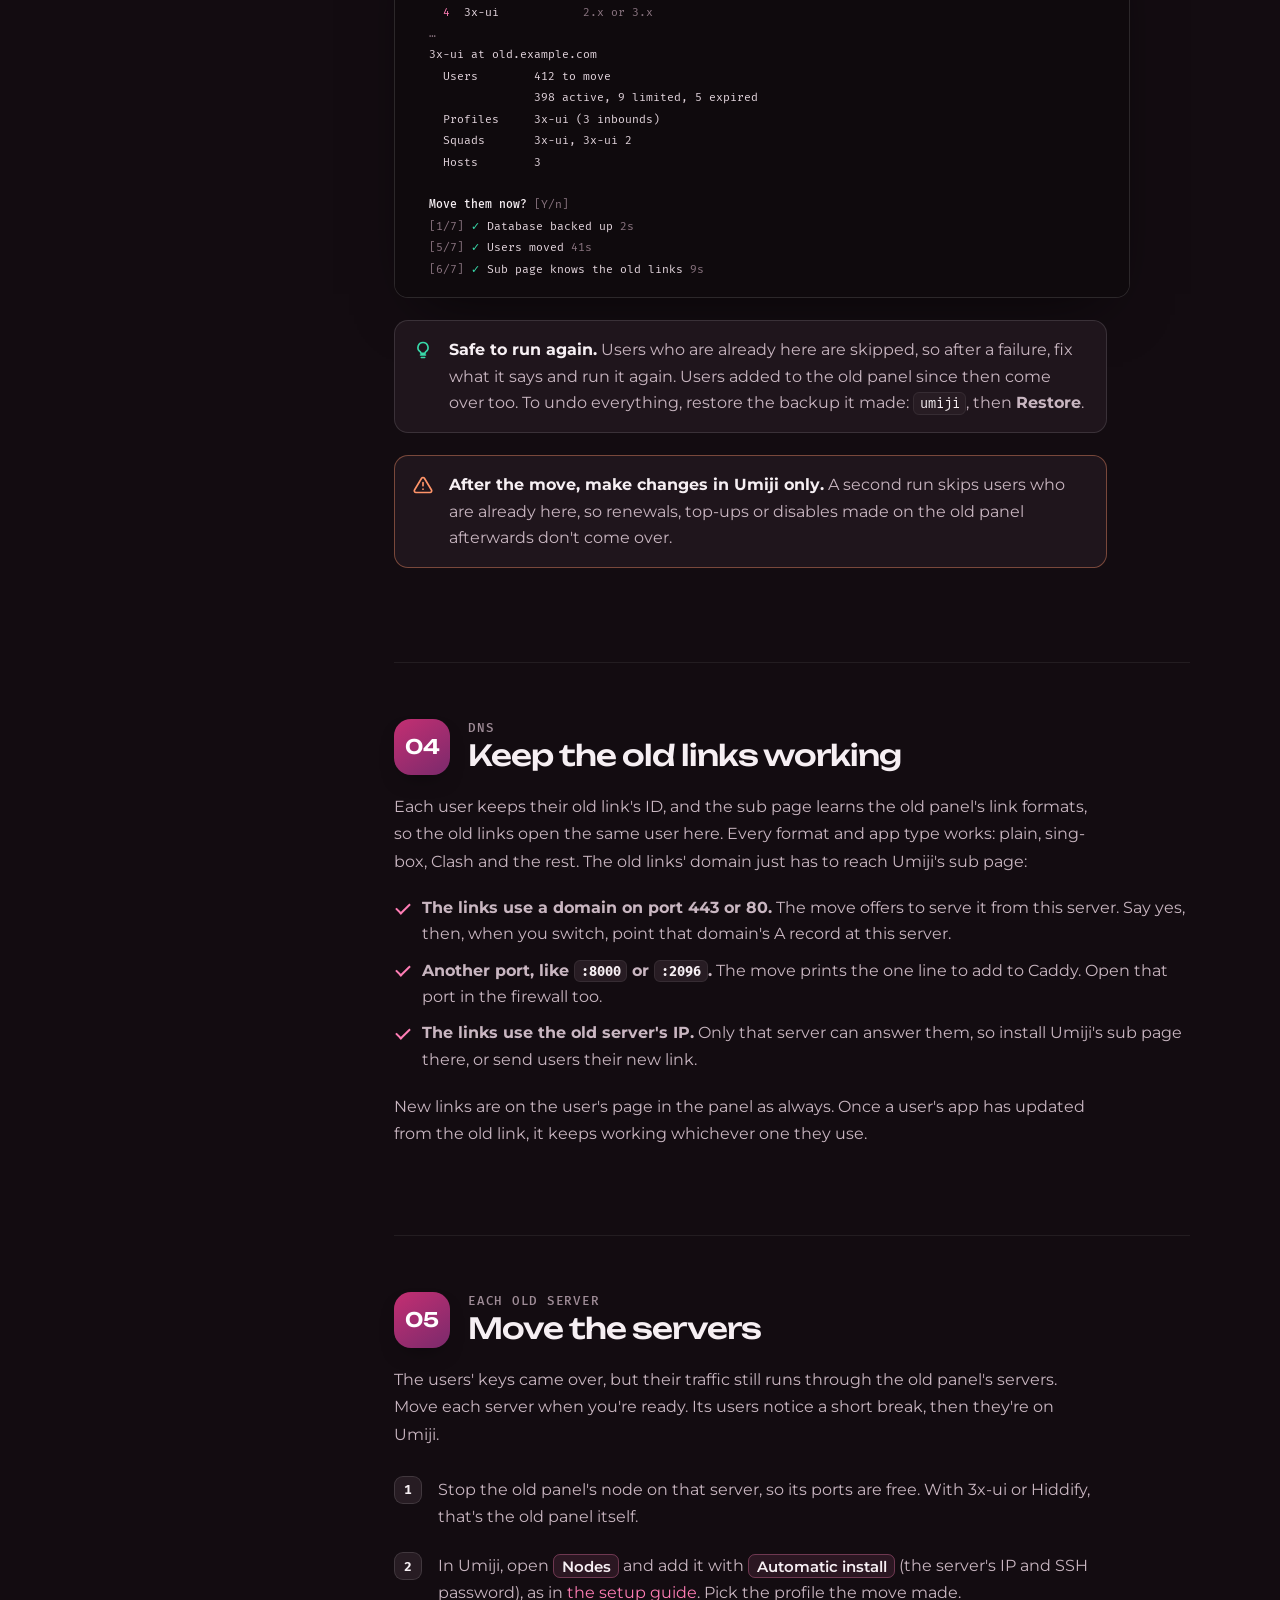
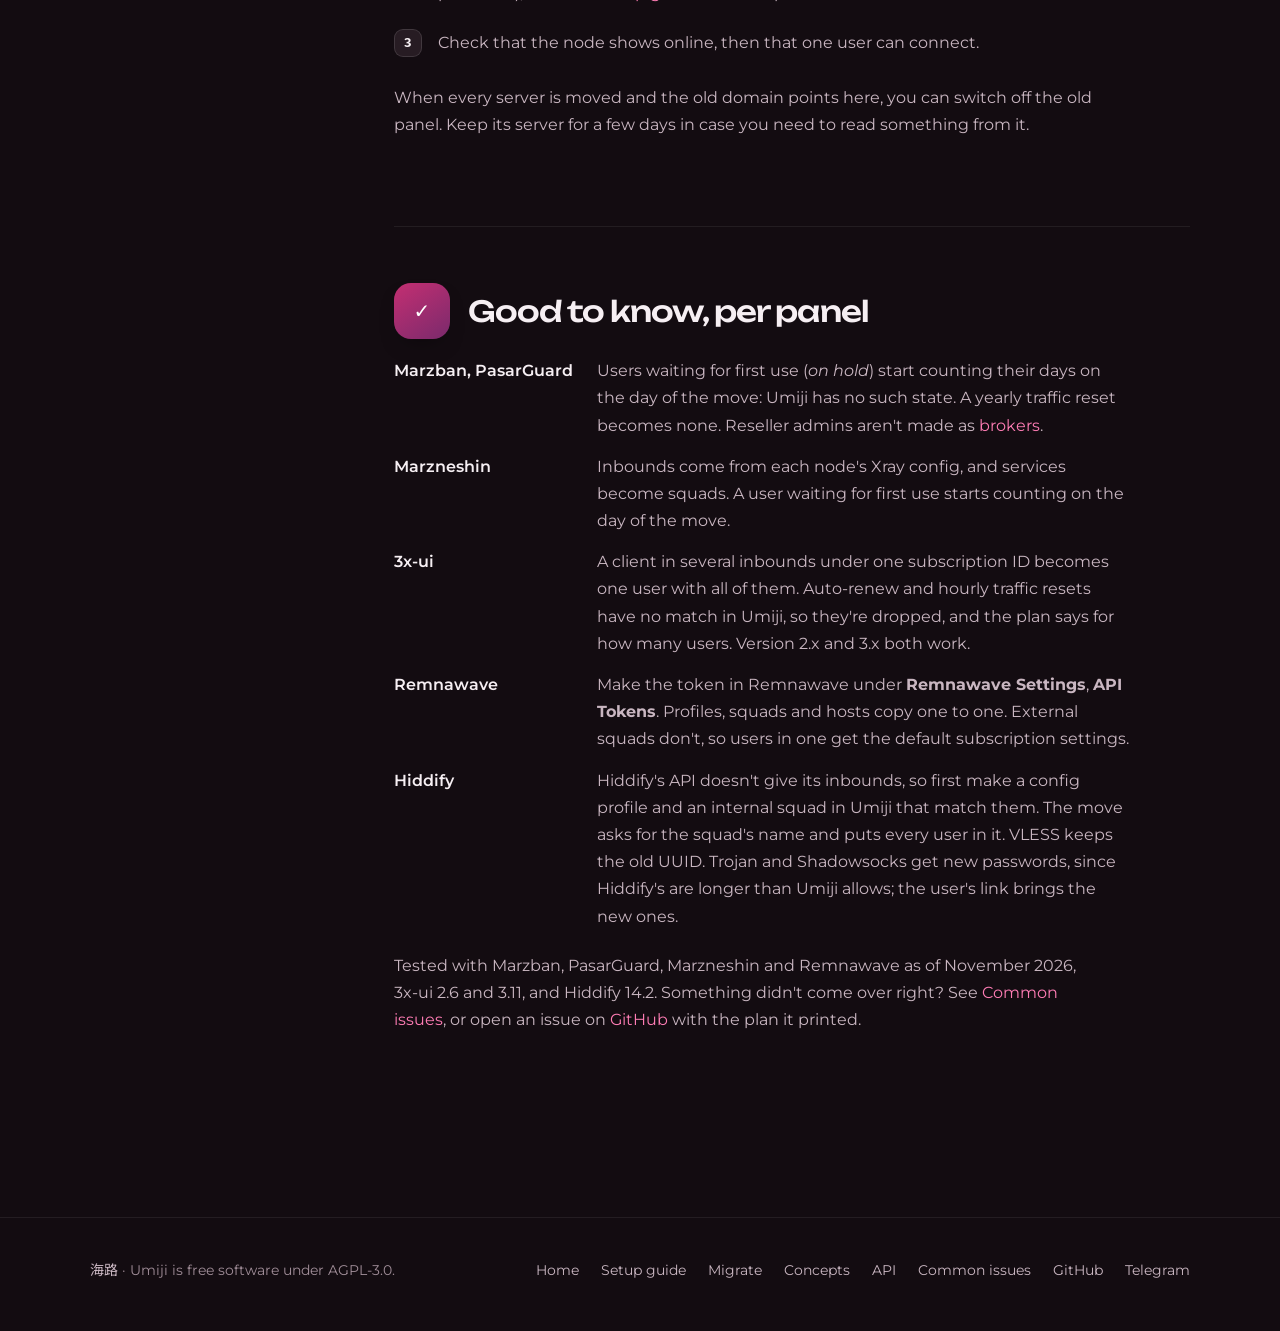
<file: docs/migrate/index.html>
<!doctype html>
<html lang="en">
    <head>
        <meta charset="utf-8" />
        <meta name="viewport" content="width=device-width, initial-scale=1, viewport-fit=cover" />
        <title>Move from another panel · Umiji</title>
        <meta
            name="description"
            content="Move your users from Marzban, PasarGuard, Marzneshin, 3x-ui, Remnawave or Hiddify to Umiji, with their traffic, limits and expiry dates. Their old subscription links keep working."
        />
        <meta name="theme-color" content="#130C11" />
        <link rel="alternate" hreflang="en" href="https://umiji.wiki/migrate/" />
        <link rel="alternate" hreflang="fa" href="https://umiji.wiki/fa/migrate/" />
        <link rel="icon" href="../assets/favicon.svg" type="image/svg+xml" />
        <link rel="icon" href="../assets/favicon-32.png" sizes="32x32" type="image/png" />
        <link rel="apple-touch-icon" href="../assets/apple-touch-icon.png" />
        <link rel="preconnect" href="https://fonts.googleapis.com" />
        <link rel="preconnect" href="https://fonts.gstatic.com" crossorigin />
        <link
            rel="stylesheet"
            href="https://fonts.googleapis.com/css2?family=Fira+Mono:wght@400;500&family=Montserrat:wght@400;500;600;700&family=Unbounded:wght@500;600&display=swap"
        />
        <!-- only the letters of the language switch and of 海路 -->
        <link rel="stylesheet" href="https://fonts.googleapis.com/css2?family=Vazirmatn:wght@600&family=Noto+Sans+JP:wght@400;600&text=%D9%81%D8%A7%D8%B1%D8%B3%DB%8C%E6%B5%B7%E8%B7%AF&display=swap" />
        <link rel="stylesheet" href="../assets/site.css" />
    </head>
    <body>
        <a class="skip" href="#main">Skip to content</a>

        <header class="topbar">
            <div class="wrap">
                <a class="brand" href="../" aria-label="Umiji wiki home">
                    <svg viewBox="0 0 16 16" fill="none" aria-hidden="true">
                        <g stroke="currentColor" stroke-linecap="round" stroke-linejoin="round" stroke-width="1.6">
                            <path d="M1.75 6.25q1.56-2 3.13 0t3.12 0t3.13 0t3.12 0" />
                            <path d="M1.75 10.75q1.56-2 3.13 0t3.12 0t3.13 0t3.12 0" />
                        </g>
                    </svg>
                    <span class="word"><span class="umi">Umi</span><span class="ji">ji</span></span>
                </a>
                <nav class="nav" id="site-nav" aria-label="Main">
                    <a href="../guide/">Setup guide</a>
                    <a href="./" aria-current="page">Migrate</a>
                    <a href="../concepts/">Concepts</a>
                    <a href="../troubleshooting/">Common issues</a>
                    <a href="../api/">API</a>
                    <a class="tg-row" href="https://t.me/umijidev">Telegram channel</a>
                </nav>
                <div class="tools">
                    <a class="icon-btn gh" href="https://github.com/therewasluna/umiji" aria-label="Umiji on GitHub">
                        <svg viewBox="0 0 24 24" fill="none" stroke="currentColor" stroke-width="1.8" stroke-linecap="round" stroke-linejoin="round" aria-hidden="true"><path d="M9 19c-4.3 1.4-4.3-2.5-6-3m12 5v-3.5c0-1 .1-1.4-.5-2 2.8-.3 5.5-1.4 5.5-6a4.6 4.6 0 0 0-1.3-3.2 4.2 4.2 0 0 0-.1-3.2s-1.1-.3-3.5 1.3a12.3 12.3 0 0 0-6.2 0C6.5 2.8 5.4 3.1 5.4 3.1a4.2 4.2 0 0 0-.1 3.2A4.6 4.6 0 0 0 4 9.5c0 4.6 2.7 5.7 5.5 6-.6.6-.6 1.2-.5 2V21" /></svg>
                    </a>
                    <a class="icon-btn tg" href="https://t.me/umijidev" aria-label="Umiji on Telegram">
                        <svg viewBox="0 0 24 24" fill="none" stroke="currentColor" stroke-width="1.8" stroke-linecap="round" stroke-linejoin="round" aria-hidden="true"><path d="M15 10l-4 4l6 6l4-16l-18 7l4 2l2 6l3-4" /></svg>
                    </a>
                    <div class="lang" role="group" aria-label="Language">
                        <svg viewBox="0 0 24 24" fill="none" stroke="currentColor" stroke-width="1.8" stroke-linecap="round" stroke-linejoin="round" aria-hidden="true"><circle cx="12" cy="12" r="9" /><path d="M3 12h18M12 3a14 14 0 0 1 0 18M12 3a14 14 0 0 0 0 18" /></svg>
                        <a href="./" lang="en" aria-current="page">English</a>
                        <a href="../fa/migrate/" lang="fa" hreflang="fa">فارسی</a>
                    </div>
                    <button class="icon-btn menu-btn" type="button" aria-expanded="false" aria-controls="site-nav" aria-label="Menu"><i></i><i></i></button>
                </div>
            </div>
        </header>

        <main id="main">
            <div class="page-head">
                <div class="wrap">
                    <h1>Bring your users over from another panel.</h1>
                    <p>
                        One menu option moves every user from Marzban, PasarGuard, Marzneshin, 3x-ui, Remnawave or
                        Hiddify, with their traffic, limits and expiry dates. Their apps keep updating from the old links.
                    </p>
                    <ul class="facts">
                        <li><b>6</b> panels</li>
                        <li>About <b>10 minutes</b></li>
                        <li><b>Nothing changes</b> on the old panel</li>
                    </ul>
                </div>
                <svg class="waves" viewBox="0 0 16 16" fill="none" aria-hidden="true"><g stroke="currentColor" stroke-linecap="round" stroke-width="1.6"><path d="M1.75 6.25q1.56-2 3.13 0t3.12 0t3.13 0t3.12 0" /><path d="M1.75 10.75q1.56-2 3.13 0t3.12 0t3.13 0t3.12 0" /></g></svg>
            </div>

            <div class="wrap docs">
                <aside class="toc collapsible" aria-label="Steps">
                    <button class="toc-toggle" type="button" aria-expanded="false">
                        All steps
                        <svg viewBox="0 0 24 24" fill="none" stroke="currentColor" stroke-width="2" stroke-linecap="round" stroke-linejoin="round" aria-hidden="true"><path d="M6 9l6 6 6-6" /></svg>
                    </button>
                    <h2>Steps</h2>
                    <ol>
                        <li><a href="#before"><span class="num">01</span>Before you start</a></li>
                        <li><a href="#secret"><span class="num">02</span>Marzban or PasarGuard: the secret</a></li>
                        <li><a href="#run"><span class="num">03</span>Run the move</a></li>
                        <li><a href="#old-links"><span class="num">04</span>Keep the old links working</a></li>
                        <li><a href="#servers"><span class="num">05</span>Move the servers</a></li>
                        <li><a href="#per-panel"><span class="num">✓</span>Good to know, per panel</a></li>
                    </ol>
                </aside>

                <article>
                    <!-- 01 -->
                    <section class="step" id="before">
                        <div class="step-head">
                            <span class="step-num">01</span>
                            <div><span class="meta">Five minutes</span><h2>Before you start</h2></div>
                        </div>
                        <p>
                            The move reads the old panel through its API, the same way its own web page does. No database
                            exports, nothing to copy by hand, and the old panel keeps running while you check everything.
                        </p>
                        <h3>What you need</h3>
                        <ul class="checks">
                            <li><strong>Umiji's panel and sub page</strong>, installed with the <a href="../guide/#install">setup guide</a>. You don't need to set up anything else in it.</li>
                            <li><strong>The old panel's address and admin login.</strong> For Remnawave, an API token instead. For Hiddify, the admin link it gave you.</li>
                            <li><strong>The Umiji server can open that address.</strong> If the old panel only lets in certain IPs, add the Umiji server's.</li>
                        </ul>

                        <h3 id="what-moves">What comes over</h3>
                        <p>
                            Every user, with their passwords and UUIDs, traffic used and limit, reset period, expiry date,
                            status, note, Telegram ID and email. Users keep the same keys, so their connections don't change.
                        </p>
                        <div class="table-wrap">
                            <table class="data moves">
                                <thead><tr><th>From</th><th>Inbounds</th><th>Groups</th><th>Hosts</th><th>Old links</th></tr></thead>
                                <tbody>
                                    <tr><td><b>Marzban</b></td><td class="y">Yes</td><td class="y">Yes</td><td class="y">Yes</td><td class="y">With the <a href="#secret">secret</a></td></tr>
                                    <tr><td><b>PasarGuard</b></td><td class="y">Yes</td><td class="y">Yes</td><td class="y">Yes</td><td class="y">With the <a href="#secret">secret</a></td></tr>
                                    <tr><td><b>Marzneshin</b></td><td class="y">Yes</td><td class="y">Yes</td><td class="y">Yes</td><td class="y">Yes</td></tr>
                                    <tr><td><b>3x-ui</b></td><td class="y">Yes</td><td class="y">Yes</td><td class="y">Yes</td><td class="y">Yes</td></tr>
                                    <tr><td><b>Remnawave</b></td><td class="y">Yes</td><td class="y">Yes</td><td class="y">Yes</td><td class="y">Yes</td></tr>
                                    <tr><td><b>Hiddify</b></td><td class="n">No, <a href="#hiddify">see why</a></td><td class="n">No</td><td class="n">No</td><td class="y">Yes</td></tr>
                                </tbody>
                            </table>
                        </div>
                        <p>
                            Inbounds land in a <a href="../concepts/#config-profile">config profile</a> named after the old
                            panel. Groups (Marzban's inbound sets, PasarGuard's groups, Marzneshin's services) become
                            <a href="../concepts/#internal-squad">internal squads</a>, so each user can use what they could before.
                        </p>
                        <p>
                            <strong>What doesn't come over:</strong> the old panel's admins and resellers, and its servers.
                            Users made by another admin keep <code>Owner: name</code> in their note, so you can find them.
                            VMess and SOCKS inbounds stay behind, since Umiji doesn't run them; their users keep their other protocols.
                        </p>
                    </section>

                    <!-- 02 -->
                    <section class="step" id="secret">
                        <div class="step-head">
                            <span class="step-num">02</span>
                            <div><span class="meta">On the old server · Marzban and PasarGuard only</span><h2>Copy the secret</h2></div>
                        </div>
                        <p>
                            Marzban and PasarGuard sign every subscription link with a secret they keep in their database. Their
                            API doesn't show it, so this is the one thing you copy by hand. With it, apps keep updating from the
                            old links. Without it, everything else still moves, but you send each user their new link.
                        </p>
                        <p>Log in to the <strong>old</strong> server and print it:</p>
                        <div class="tabs">
                            <div role="tablist" aria-label="Panel">
                                <button role="tab" type="button">Marzban</button>
                                <button role="tab" type="button">PasarGuard</button>
                            </div>
                            <div role="tabpanel">
                                <pre data-copy class="cmd"><code>cd /opt/marzban && docker compose exec -T marzban python3 -c "import sqlite3;print(sqlite3.connect('/var/lib/marzban/db.sqlite3').execute('select secret_key from jwt').fetchone()[0])"</code></pre>
                            </div>
                            <div role="tabpanel">
                                <pre data-copy class="cmd"><code>cd /opt/pasarguard && docker compose exec -T pasarguard python3 -c "import sqlite3;print(sqlite3.connect('/var/lib/pasarguard/db.sqlite3').execute('select secret_key from jwt').fetchone()[0])"</code></pre>
                            </div>
                        </div>
                        <p>
                            That's for the default database, SQLite. With MySQL, MariaDB or PostgreSQL, run
                            <code>SELECT secret_key FROM jwt;</code> in it. The answer is a long line of letters and digits.
                        </p>
                        <div class="note warn">
                            <svg viewBox="0 0 24 24" fill="none" stroke="currentColor" stroke-width="2" stroke-linecap="round" stroke-linejoin="round" aria-hidden="true"><path d="M12 9v4M12 17h.01M10.3 3.9L1.8 18a2 2 0 0 0 1.7 3h17a2 2 0 0 0 1.7-3L13.7 3.9a2 2 0 0 0-3.4 0z" /></svg>
                            <p><strong>Keep the secret private.</strong> Anyone with it can make a working link for any user.</p>
                        </div>
                    </section>

                    <!-- 03 -->
                    <section class="step" id="run">
                        <div class="step-head">
                            <span class="step-num">03</span>
                            <div><span class="meta">On the Umiji server</span><h2>Run the move</h2></div>
                        </div>
                        <ol class="do">
                            <li>
                                Log in to the Umiji server as root and run:
                                <pre data-copy class="cmd"><code>bash &lt;(curl -fsSL https://raw.githubusercontent.com/therewasluna/umiji/main/install.sh) migrate</code></pre>
                                It always runs the newest version, and adds <b>Migrate</b> to the
                                <code>umiji</code> menu for next time.
                            </li>
                            <li>Pick the old panel, then paste its address, like <code>https://old.example.com:8000</code>. For 3x-ui, include its secret path.</li>
                            <li>Type its admin username and password. The password doesn't show while you type, and neither is saved anywhere.</li>
                            <li>
                                It reads the old panel and shows what it will make. Nothing is changed yet. Read the
                                <b>Worth knowing</b> lines: they say what's different in Umiji, and for how many users.
                            </li>
                            <li>
                                Press <kbd>Enter</kbd> to move them. It backs up the database first, updates the panel and
                                sub page, then moves the users, six at a time.
                            </li>
                        </ol>
                        <div class="term">
                            <div class="term-bar" aria-hidden="true"><i></i><i></i><i></i><span>root@umiji: ~</span></div>
<pre aria-label="The move on screen: it shows what it read from the old panel, asks, then moves the users."><code>  <b>Which panel are the users on?</b>
    <span class="r">1</span>  Marzban
    <span class="r">4</span>  3x-ui            <span class="d">2.x or 3.x</span>
  <span class="d">…</span>
  3x-ui at old.example.com
    Users        412 to move
                 398 active, 9 limited, 5 expired
    Profiles     3x-ui (3 inbounds)
    Squads       3x-ui, 3x-ui 2
    Hosts        3

  <b>Move them now?</b> <span class="d">[Y/n]</span>
  <span class="d">[1/7]</span> <span class="ok">✓</span> Database backed up <span class="d">2s</span>
  <span class="d">[5/7]</span> <span class="ok">✓</span> Users moved <span class="d">41s</span>
  <span class="d">[6/7]</span> <span class="ok">✓</span> Sub page knows the old links <span class="d">9s</span></code></pre>
                        </div>
                        <div class="note tip">
                            <svg viewBox="0 0 24 24" fill="none" stroke="currentColor" stroke-width="2" stroke-linecap="round" stroke-linejoin="round" aria-hidden="true"><path d="M9 18h6M10 21h4M12 3a6 6 0 0 0-3.5 10.9c.6.5 1 1.2 1 2V16h5v-.1c0-.8.4-1.5 1-2A6 6 0 0 0 12 3z" /></svg>
                            <p>
                                <strong>Safe to run again.</strong> Users who are already here are skipped, so after a failure,
                                fix what it says and run it again. Users added to the old panel since then come over too. To
                                undo everything, restore the backup it made: <code>umiji</code>, then <b>Restore</b>.
                            </p>
                        </div>
                        <div class="note warn">
                            <svg viewBox="0 0 24 24" fill="none" stroke="currentColor" stroke-width="2" stroke-linecap="round" stroke-linejoin="round" aria-hidden="true"><path d="M12 9v4M12 17h.01M10.3 3.9L1.8 18a2 2 0 0 0 1.7 3h17a2 2 0 0 0 1.7-3L13.7 3.9a2 2 0 0 0-3.4 0z" /></svg>
                            <p>
                                <strong>After the move, make changes in Umiji only.</strong> A second run skips users who are
                                already here, so renewals, top-ups or disables made on the old panel afterwards don't come over.
                            </p>
                        </div>
                    </section>

                    <!-- 04 -->
                    <section class="step" id="old-links">
                        <div class="step-head">
                            <span class="step-num">04</span>
                            <div><span class="meta">DNS</span><h2>Keep the old links working</h2></div>
                        </div>
                        <p>
                            Each user keeps their old link's ID, and the sub page learns the old panel's link formats, so the
                            old links open the same user here. Every format and app type works: plain, sing-box, Clash and the rest.
                            The old links' domain just has to reach Umiji's sub page:
                        </p>
                        <ul class="checks">
                            <li>
                                <strong>The links use a domain on port 443 or 80.</strong> The move offers to serve it from this
                                server. Say yes, then, when you switch, point that domain's A record at this server.
                            </li>
                            <li>
                                <strong>Another port, like <code>:8000</code> or <code>:2096</code>.</strong> The move prints the
                                one line to add to Caddy. Open that port in the firewall too.
                            </li>
                            <li>
                                <strong>The links use the old server's IP.</strong> Only that server can answer them, so install
                                Umiji's sub page there, or send users their new link.
                            </li>
                        </ul>
                        <p>
                            New links are on the user's page in the panel as always. Once a user's app has updated from the
                            old link, it keeps working whichever one they use.
                        </p>
                    </section>

                    <!-- 05 -->
                    <section class="step" id="servers">
                        <div class="step-head">
                            <span class="step-num">05</span>
                            <div><span class="meta">Each old server</span><h2>Move the servers</h2></div>
                        </div>
                        <p>
                            The users' keys came over, but their traffic still runs through the old panel's servers. Move each
                            server when you're ready. Its users notice a short break, then they're on Umiji.
                        </p>
                        <ol class="do">
                            <li>Stop the old panel's node on that server, so its ports are free. With 3x-ui or Hiddify, that's the old panel itself.</li>
                            <li>
                                In Umiji, open <b>Nodes</b> and add it with <b>Automatic install</b> (the server's IP and SSH
                                password), as in <a href="../guide/#node">the setup guide</a>. Pick the profile the move made.
                            </li>
                            <li>Check that the node shows online, then that one user can connect.</li>
                        </ol>
                        <p>
                            When every server is moved and the old domain points here, you can switch off the old panel. Keep
                            its server for a few days in case you need to read something from it.
                        </p>
                    </section>

                    <section class="step" id="per-panel">
                        <div class="step-head">
                            <span class="step-num">✓</span>
                            <div><h2>Good to know, per panel</h2></div>
                        </div>
                        <dl class="per-panel">
                            <dt>Marzban, PasarGuard</dt>
                            <dd>
                                Users waiting for first use (<i>on hold</i>) start counting their days on the day of the move:
                                Umiji has no such state. A yearly traffic reset becomes none. Reseller admins aren't made as
                                <a href="../concepts/#broker">brokers</a>.
                            </dd>
                            <dt>Marzneshin</dt>
                            <dd>
                                Inbounds come from each node's Xray config, and services become squads. A user waiting for first
                                use starts counting on the day of the move.
                            </dd>
                            <dt>3x-ui</dt>
                            <dd>
                                A client in several inbounds under one subscription ID becomes one user with all of them. Auto-renew
                                and hourly traffic resets have no match in Umiji, so they're dropped, and the plan says for how
                                many users. Version 2.x and 3.x both work.
                            </dd>
                            <dt>Remnawave</dt>
                            <dd>
                                Make the token in Remnawave under <b>Remnawave Settings</b>, <b>API Tokens</b>. Profiles, squads
                                and hosts copy one to one. External squads don't, so users in one get the default subscription settings.
                            </dd>
                            <dt id="hiddify">Hiddify</dt>
                            <dd>
                                Hiddify's API doesn't give its inbounds, so first make a config profile and an internal squad in
                                Umiji that match them. The move asks for the squad's name and puts every user in it. VLESS keeps the
                                old UUID. Trojan and Shadowsocks get new passwords, since Hiddify's are longer than Umiji allows;
                                the user's link brings the new ones.
                            </dd>
                        </dl>
                        <p>
                            Tested with Marzban, PasarGuard, Marzneshin and Remnawave as of November 2026, 3x-ui 2.6 and 3.11, and
                            Hiddify 14.2. Something didn't come over right? See <a href="../troubleshooting/">Common issues</a>,
                            or open an issue on <a href="https://github.com/therewasluna/umiji/issues">GitHub</a> with the plan it printed.
                        </p>
                    </section>
                </article>
            </div>
        </main>

        <footer class="footer">
            <div class="wrap">
                <span><span class="jp" lang="ja">海路</span> · Umiji is free software under AGPL-3.0.</span>
                <nav aria-label="Footer">
                    <a href="../">Home</a>
                    <a href="../guide/">Setup guide</a>
                    <a href="./">Migrate</a>
                    <a href="../concepts/">Concepts</a>
                    <a href="../api/">API</a>
                    <a href="../troubleshooting/">Common issues</a>
                    <a href="https://github.com/therewasluna/umiji">GitHub</a>
                    <a href="https://t.me/umijidev">Telegram</a>
                </nav>
            </div>
        </footer>
        <script src="../assets/site.js" defer></script>
    </body>
</html>
</file>
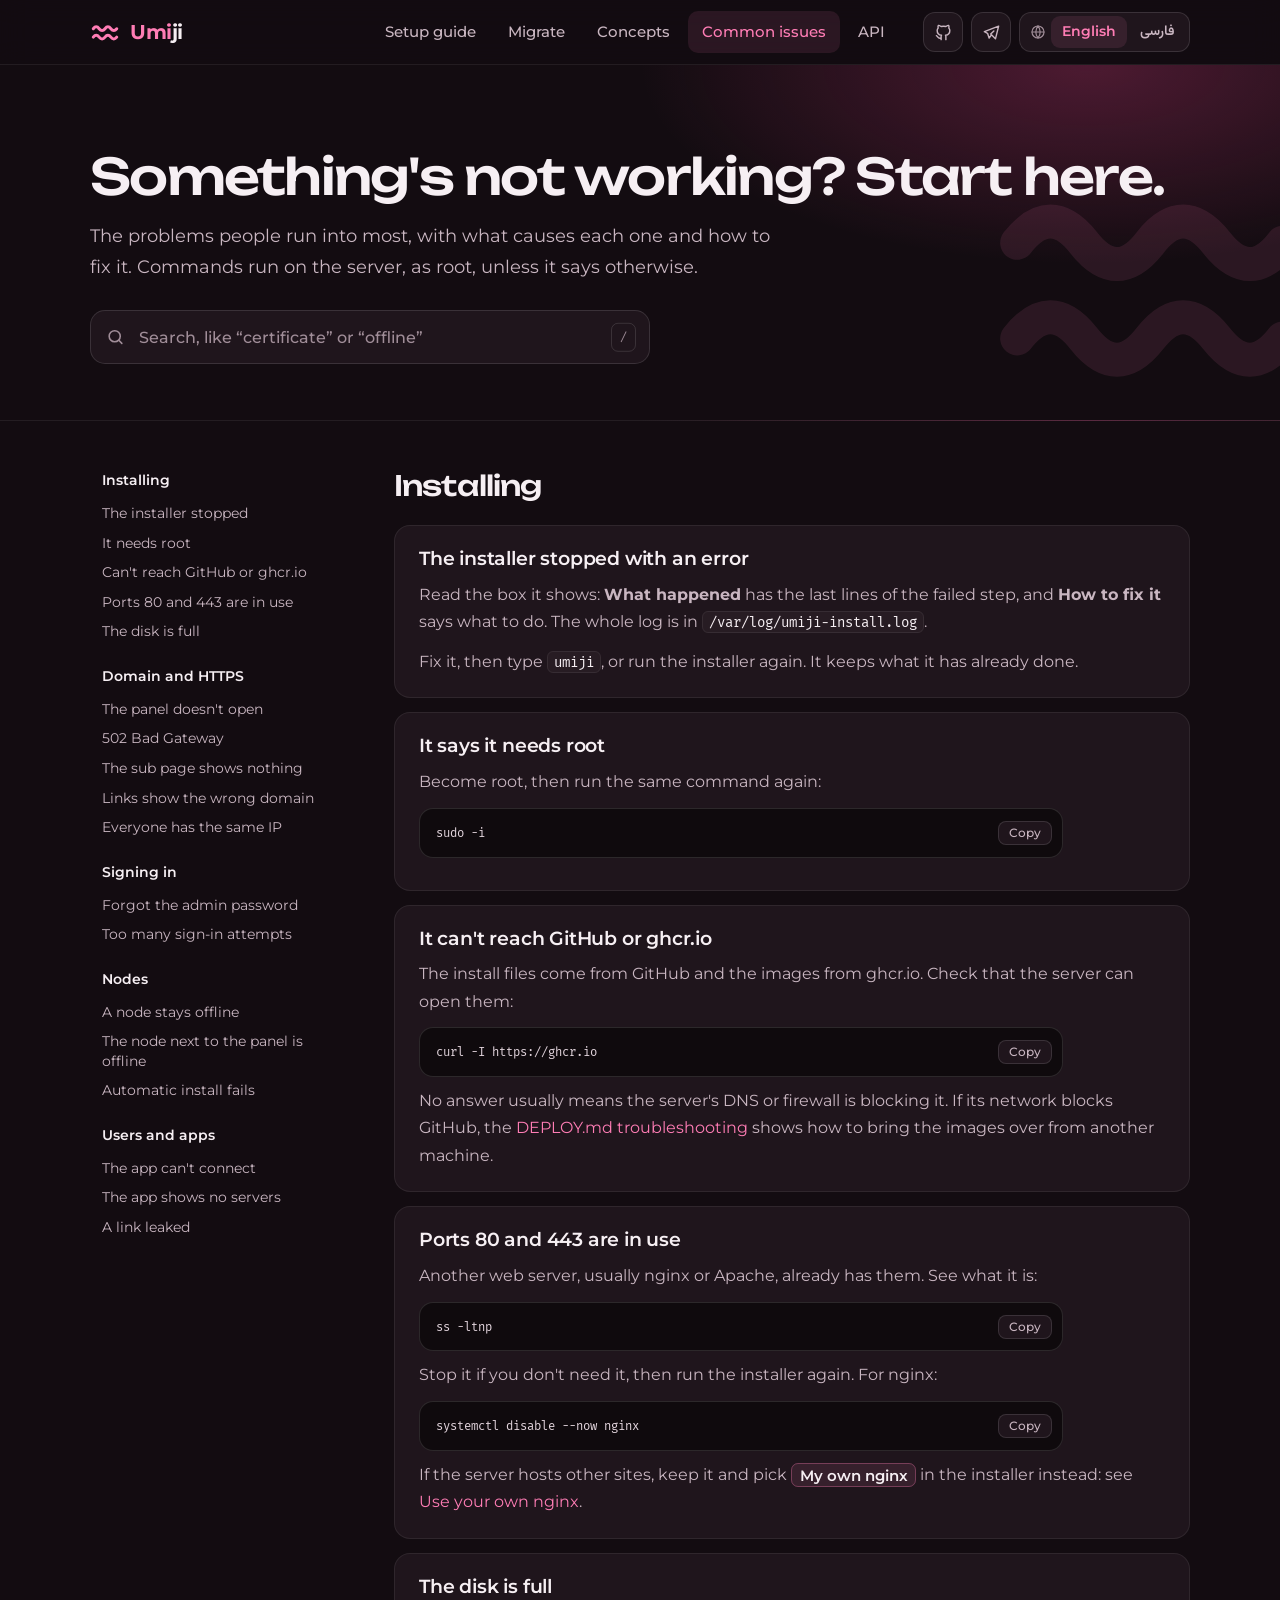
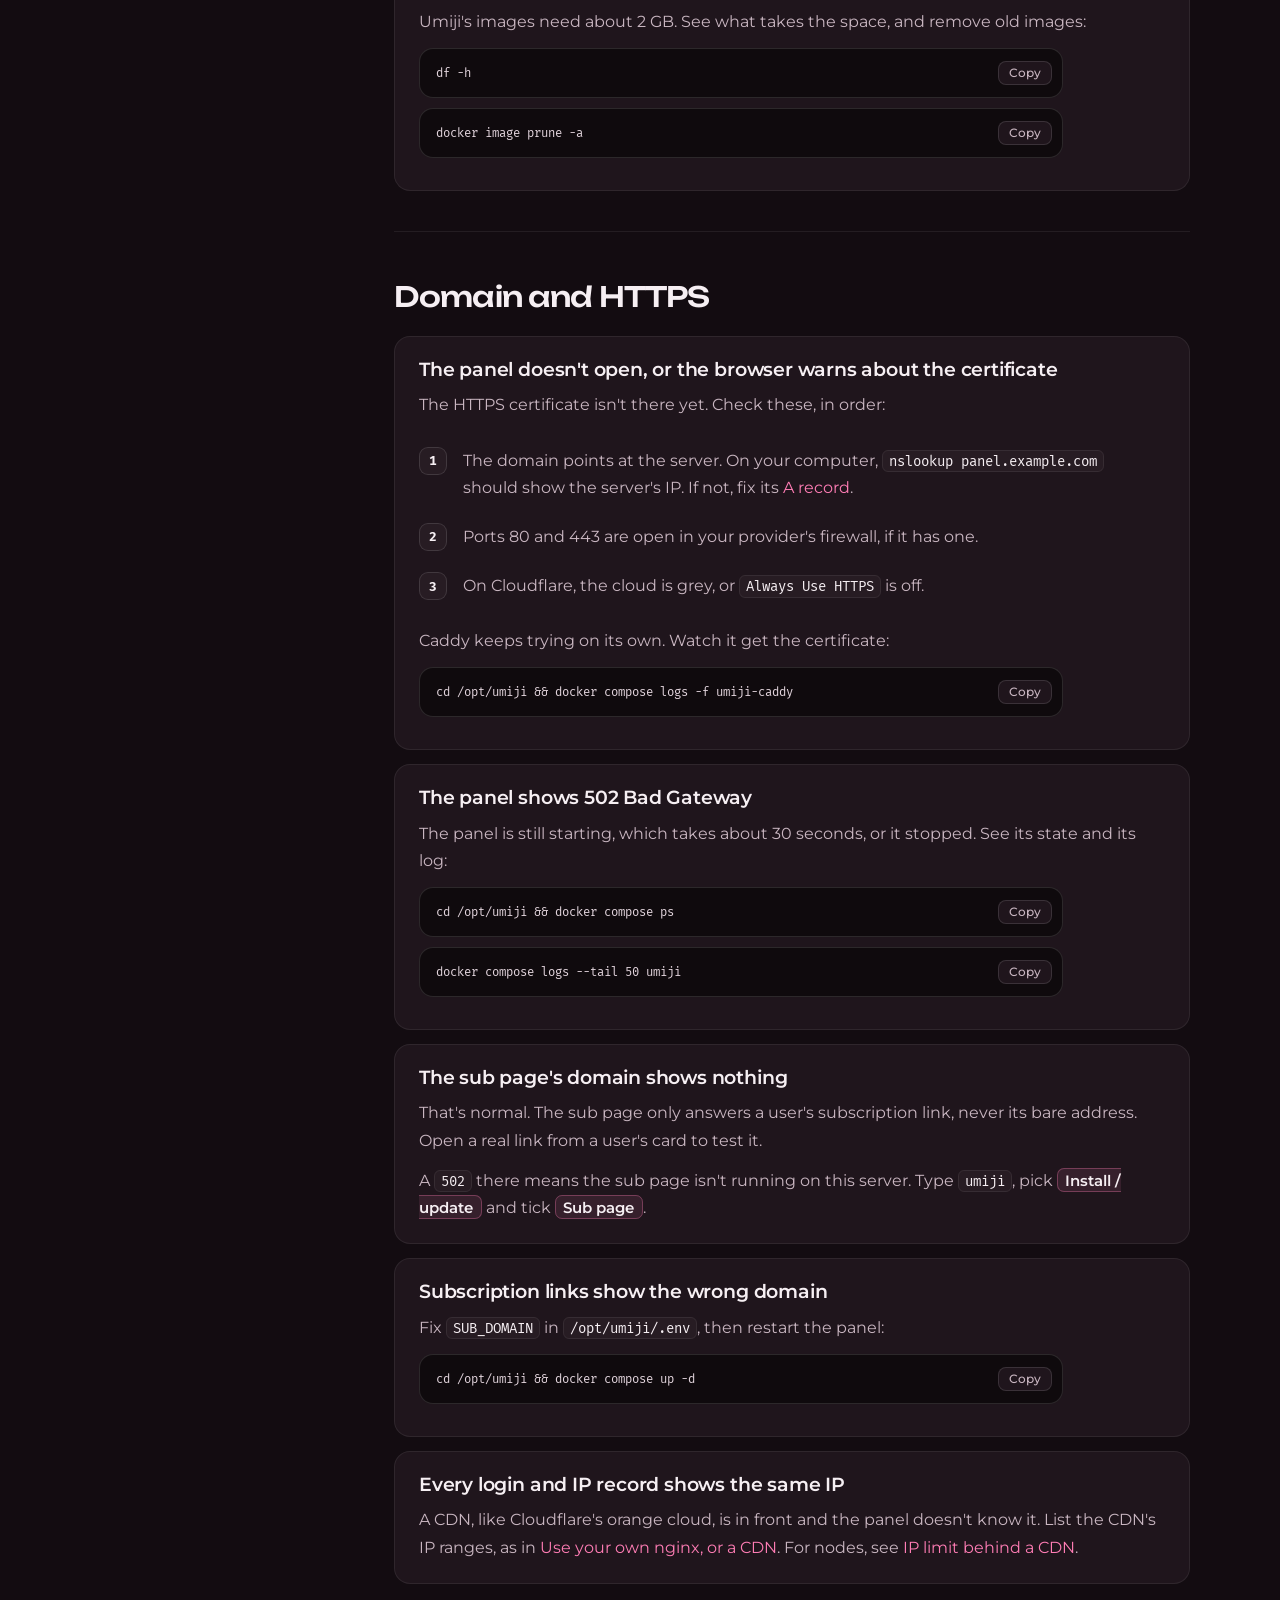
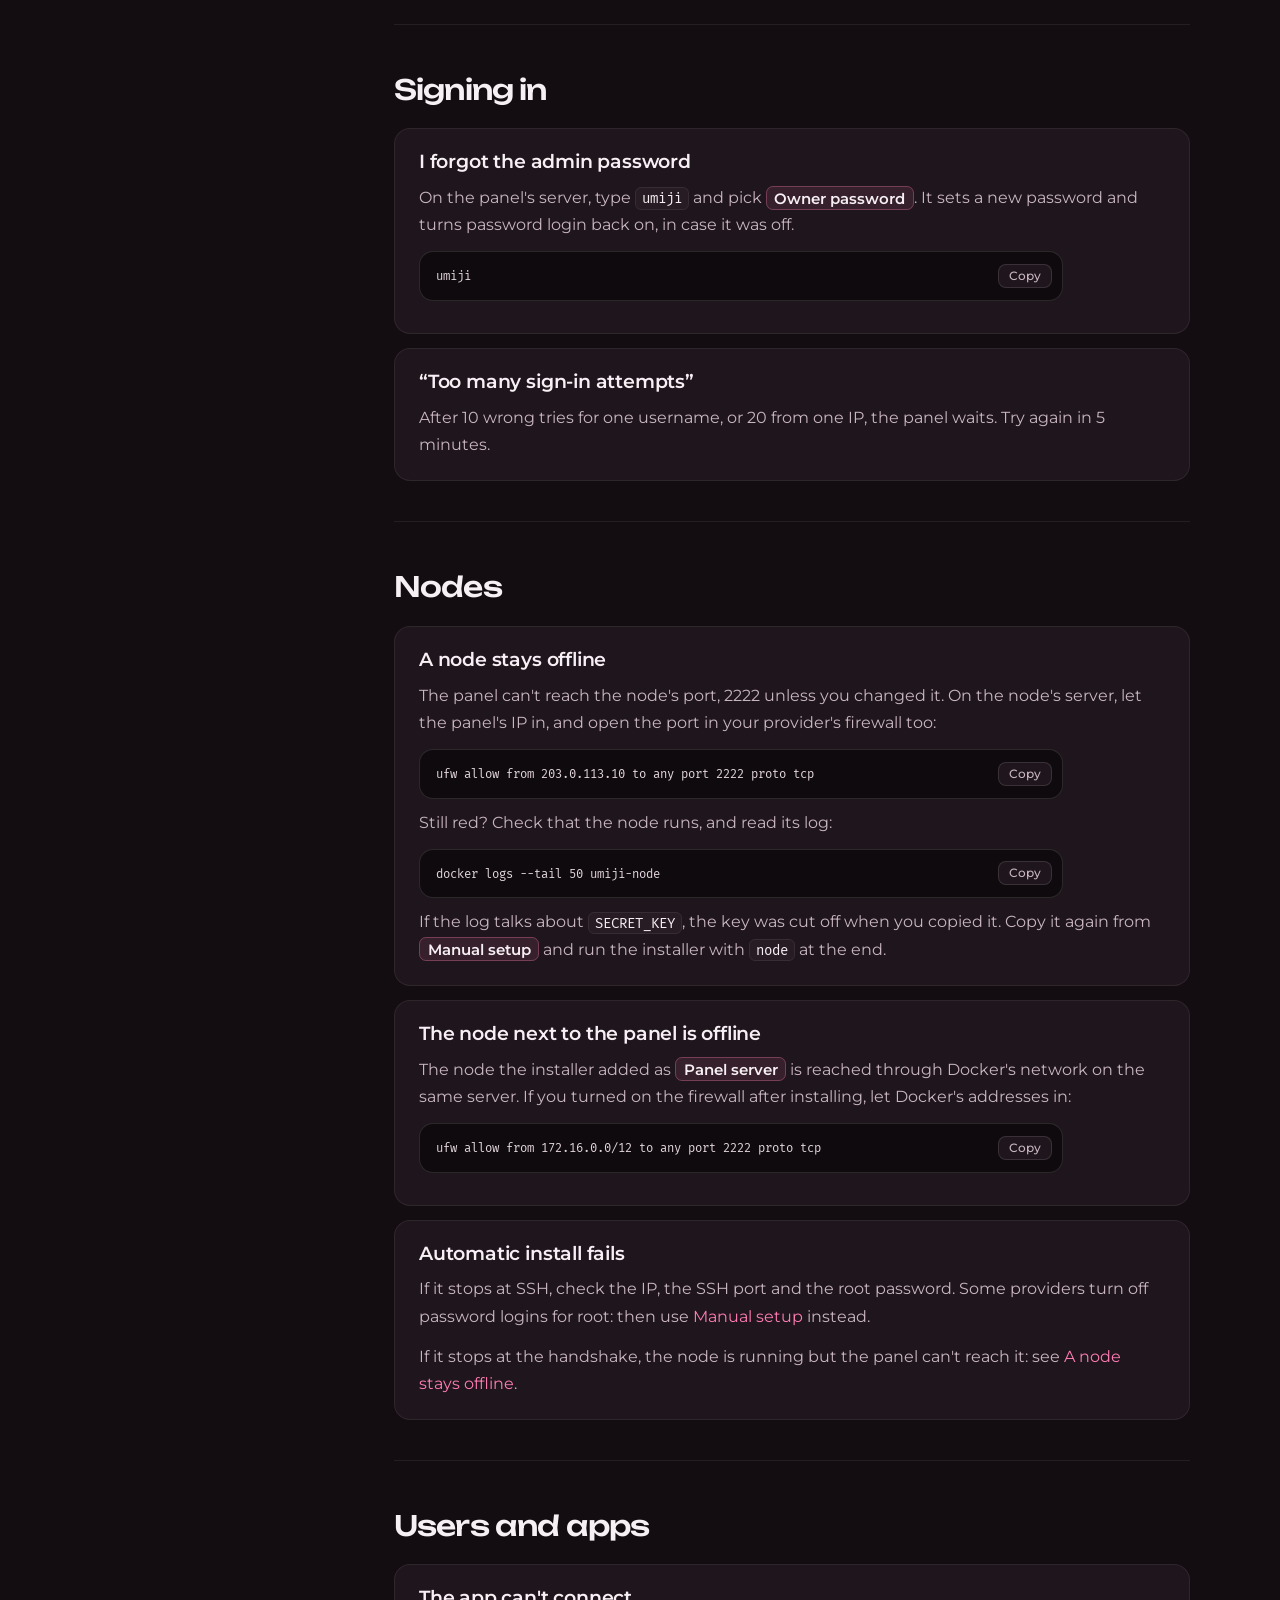
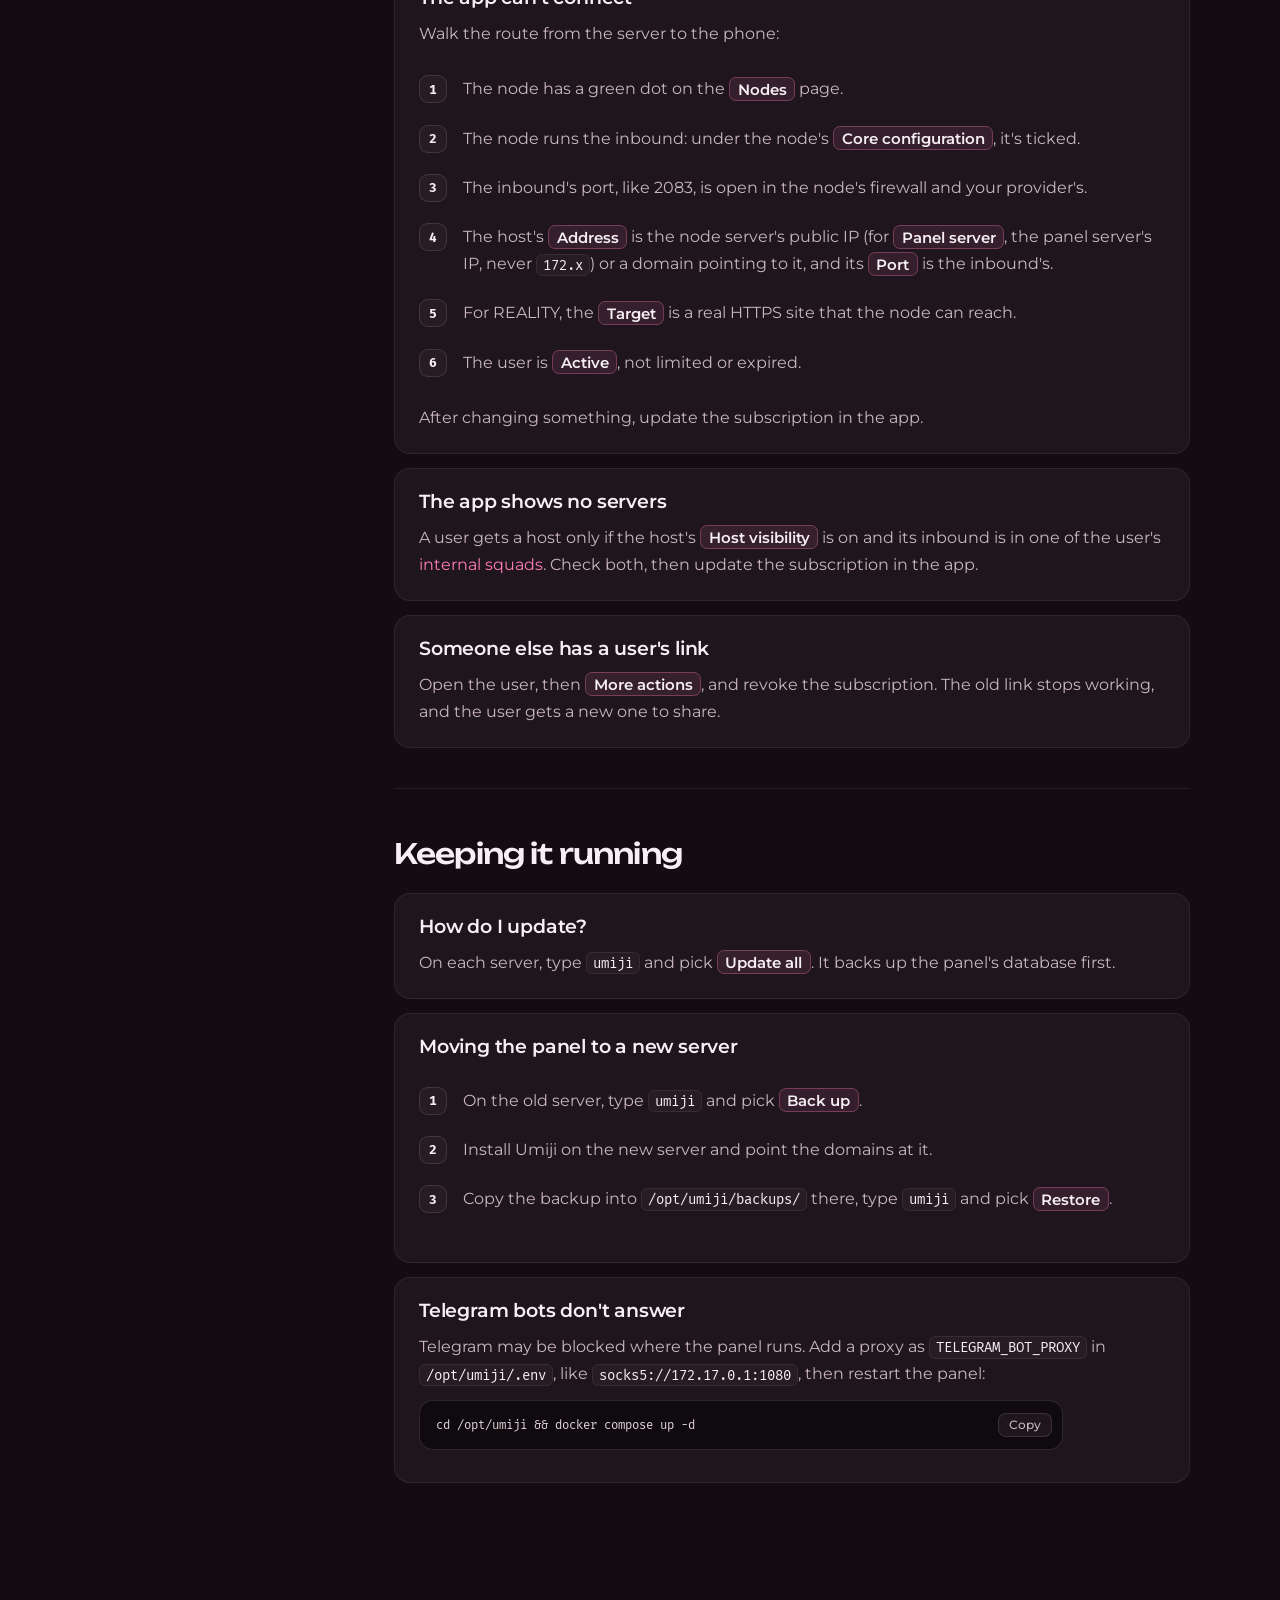
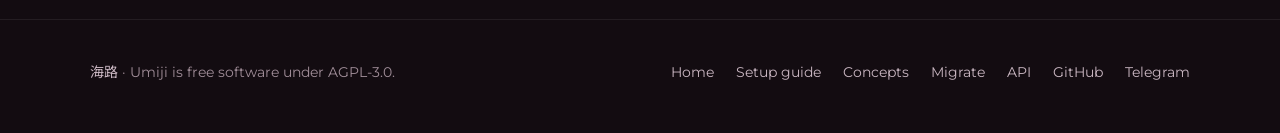
<file: docs/troubleshooting/index.html>
<!doctype html>
<html lang="en">
    <head>
        <meta charset="utf-8" />
        <meta name="viewport" content="width=device-width, initial-scale=1, viewport-fit=cover" />
        <title>Common issues · Umiji</title>
        <meta
            name="description"
            content="Fixes for the problems people hit most with Umiji: the installer, HTTPS certificates, offline nodes, apps that won't connect, passwords and updates."
        />
        <meta name="theme-color" content="#130C11" />
        <link rel="alternate" hreflang="en" href="https://umiji.wiki/troubleshooting/" />
        <link rel="alternate" hreflang="fa" href="https://umiji.wiki/fa/troubleshooting/" />
        <link rel="icon" href="../assets/favicon.svg" type="image/svg+xml" />
        <link rel="icon" href="../assets/favicon-32.png" sizes="32x32" type="image/png" />
        <link rel="apple-touch-icon" href="../assets/apple-touch-icon.png" />
        <link rel="preconnect" href="https://fonts.googleapis.com" />
        <link rel="preconnect" href="https://fonts.gstatic.com" crossorigin />
        <link
            rel="stylesheet"
            href="https://fonts.googleapis.com/css2?family=Fira+Mono:wght@400;500&family=Montserrat:wght@400;500;600;700&family=Unbounded:wght@500;600&display=swap"
        />
        <!-- only the letters of the language switch and of 海路 -->
        <link rel="stylesheet" href="https://fonts.googleapis.com/css2?family=Vazirmatn:wght@600&family=Noto+Sans+JP:wght@400;600&text=%D9%81%D8%A7%D8%B1%D8%B3%DB%8C%E6%B5%B7%E8%B7%AF&display=swap" />
        <link rel="stylesheet" href="../assets/site.css" />
    </head>
    <body>
        <a class="skip" href="#main">Skip to content</a>

        <header class="topbar">
            <div class="wrap">
                <a class="brand" href="../" aria-label="Umiji wiki home">
                    <svg viewBox="0 0 16 16" fill="none" aria-hidden="true">
                        <g stroke="currentColor" stroke-linecap="round" stroke-linejoin="round" stroke-width="1.6">
                            <path d="M1.75 6.25q1.56-2 3.13 0t3.12 0t3.13 0t3.12 0" />
                            <path d="M1.75 10.75q1.56-2 3.13 0t3.12 0t3.13 0t3.12 0" />
                        </g>
                    </svg>
                    <span class="word"><span class="umi">Umi</span><span class="ji">ji</span></span>
                </a>
                <nav class="nav" id="site-nav" aria-label="Main">
                    <a href="../guide/">Setup guide</a>
                    <a href="../migrate/">Migrate</a>
                    <a href="../concepts/">Concepts</a>
                    <a href="./" aria-current="page">Common issues</a>
                    <a href="../api/">API</a>
                    <a class="tg-row" href="https://t.me/umijidev">Telegram channel</a>
                </nav>
                <div class="tools">
                    <a class="icon-btn gh" href="https://github.com/therewasluna/umiji" aria-label="Umiji on GitHub">
                        <svg viewBox="0 0 24 24" fill="none" stroke="currentColor" stroke-width="1.8" stroke-linecap="round" stroke-linejoin="round" aria-hidden="true"><path d="M9 19c-4.3 1.4-4.3-2.5-6-3m12 5v-3.5c0-1 .1-1.4-.5-2 2.8-.3 5.5-1.4 5.5-6a4.6 4.6 0 0 0-1.3-3.2 4.2 4.2 0 0 0-.1-3.2s-1.1-.3-3.5 1.3a12.3 12.3 0 0 0-6.2 0C6.5 2.8 5.4 3.1 5.4 3.1a4.2 4.2 0 0 0-.1 3.2A4.6 4.6 0 0 0 4 9.5c0 4.6 2.7 5.7 5.5 6-.6.6-.6 1.2-.5 2V21" /></svg>
                    </a>
                    <a class="icon-btn tg" href="https://t.me/umijidev" aria-label="Umiji on Telegram">
                        <svg viewBox="0 0 24 24" fill="none" stroke="currentColor" stroke-width="1.8" stroke-linecap="round" stroke-linejoin="round" aria-hidden="true"><path d="M15 10l-4 4l6 6l4-16l-18 7l4 2l2 6l3-4" /></svg>
                    </a>
                    <div class="lang" role="group" aria-label="Language">
                        <svg viewBox="0 0 24 24" fill="none" stroke="currentColor" stroke-width="1.8" stroke-linecap="round" stroke-linejoin="round" aria-hidden="true"><circle cx="12" cy="12" r="9" /><path d="M3 12h18M12 3a14 14 0 0 1 0 18M12 3a14 14 0 0 0 0 18" /></svg>
                        <a href="./" lang="en" aria-current="page">English</a>
                        <a href="../fa/troubleshooting/" lang="fa" hreflang="fa">فارسی</a>
                    </div>
                    <button class="icon-btn menu-btn" type="button" aria-expanded="false" aria-controls="site-nav" aria-label="Menu"><i></i><i></i></button>
                </div>
            </div>
        </header>

        <main id="main">
            <div class="page-head">
                <div class="wrap">
                    <h1>Something's not working? Start here.</h1>
                    <p>
                        The problems people run into most, with what causes each one and how to fix it. Commands run on
                        the server, as root, unless it says otherwise.
                    </p>
                    <label class="search">
                        <svg viewBox="0 0 24 24" fill="none" stroke="currentColor" stroke-width="2" stroke-linecap="round" stroke-linejoin="round" aria-hidden="true"><circle cx="11" cy="11" r="7" /><path d="M20 20l-3.5-3.5" /></svg>
                        <input id="concept-search" type="search" placeholder="Search, like “certificate” or “offline”" aria-label="Search common issues" autocomplete="off" />
                        <kbd aria-hidden="true">/</kbd>
                    </label>
                </div>
                <svg class="waves" viewBox="0 0 16 16" fill="none" aria-hidden="true"><g stroke="currentColor" stroke-linecap="round" stroke-width="1.6"><path d="M1.75 6.25q1.56-2 3.13 0t3.12 0t3.13 0t3.12 0" /><path d="M1.75 10.75q1.56-2 3.13 0t3.12 0t3.13 0t3.12 0" /></g></svg>
            </div>

            <div class="wrap docs">
                <aside class="toc collapsible" aria-label="Common issues">
                    <button class="toc-toggle" type="button" aria-expanded="false">
                        All issues
                        <svg viewBox="0 0 24 24" fill="none" stroke="currentColor" stroke-width="2" stroke-linecap="round" stroke-linejoin="round" aria-hidden="true"><path d="M6 9l6 6 6-6" /></svg>
                    </button>
                    <div class="group"><span>Installing</span><ul>
                        <li><a href="#installer-error">The installer stopped</a></li>
                        <li><a href="#needs-root">It needs root</a></li>
                        <li><a href="#no-internet">Can't reach GitHub or ghcr.io</a></li>
                        <li><a href="#ports-busy">Ports 80 and 443 are in use</a></li>
                        <li><a href="#disk-full">The disk is full</a></li>
                    </ul></div>
                    <div class="group"><span>Domain and HTTPS</span><ul>
                        <li><a href="#no-certificate">The panel doesn't open</a></li>
                        <li><a href="#bad-gateway">502 Bad Gateway</a></li>
                        <li><a href="#sub-blank">The sub page shows nothing</a></li>
                        <li><a href="#wrong-sub-domain">Links show the wrong domain</a></li>
                        <li><a href="#same-ip">Everyone has the same IP</a></li>
                    </ul></div>
                    <div class="group"><span>Signing in</span><ul>
                        <li><a href="#forgot-password">Forgot the admin password</a></li>
                        <li><a href="#too-many-attempts">Too many sign-in attempts</a></li>
                    </ul></div>
                    <div class="group"><span>Nodes</span><ul>
                        <li><a href="#node-offline">A node stays offline</a></li>
                        <li><a href="#panel-server-offline">The node next to the panel is offline</a></li>
                        <li><a href="#auto-install-fails">Automatic install fails</a></li>
                    </ul></div>
                    <div class="group"><span>Users and apps</span><ul>
                        <li><a href="#app-cant-connect">The app can't connect</a></li>
                        <li><a href="#no-servers">The app shows no servers</a></li>
                        <li><a href="#link-leaked">A link leaked</a></li>
                    </ul></div>
                    <div class="group"><span>Keeping it running</span><ul>
                        <li><a href="#update">Updating</a></li>
                        <li><a href="#move-server">Moving to a new server</a></li>
                        <li><a href="#bots-silent">Telegram bots don't answer</a></li>
                    </ul></div>
                </aside>

                <div>
                    <!-- INSTALLING -->
                    <section class="group-block" id="installing">
                        <div class="group-title">
                            <h2>Installing</h2>
                        </div>
                        <div class="concepts">
                            <article class="concept" id="installer-error">
                                <h3>The installer stopped with an error <a class="anchor" href="#installer-error" aria-label="Link to this issue">#</a></h3>
                                <p>Read the box it shows: <strong>What happened</strong> has the last lines of the failed step, and <strong>How to fix it</strong> says what to do. The whole log is in <code>/var/log/umiji-install.log</code>.</p>
                                <p>Fix it, then type <code>umiji</code>, or run the installer again. It keeps what it has already done.</p>
                            </article>
                            <article class="concept" id="needs-root">
                                <h3>It says it needs root <a class="anchor" href="#needs-root" aria-label="Link to this issue">#</a></h3>
                                <p>Become root, then run the same command again:</p>
                                <pre data-copy class="cmd"><code>sudo -i</code></pre>
                            </article>
                            <article class="concept" id="no-internet">
                                <h3>It can't reach GitHub or ghcr.io <a class="anchor" href="#no-internet" aria-label="Link to this issue">#</a></h3>
                                <p>The install files come from GitHub and the images from ghcr.io. Check that the server can open them:</p>
                                <pre data-copy class="cmd"><code>curl -I https://ghcr.io</code></pre>
                                <p>No answer usually means the server's DNS or firewall is blocking it. If its network blocks GitHub, the <a href="https://github.com/therewasluna/umiji-backend/blob/main/DEPLOY.md#troubleshooting">DEPLOY.md troubleshooting</a> shows how to bring the images over from another machine.</p>
                            </article>
                            <article class="concept" id="ports-busy">
                                <h3>Ports 80 and 443 are in use <a class="anchor" href="#ports-busy" aria-label="Link to this issue">#</a></h3>
                                <p>Another web server, usually nginx or Apache, already has them. See what it is:</p>
                                <pre data-copy class="cmd"><code>ss -ltnp</code></pre>
                                <p>Stop it if you don't need it, then run the installer again. For nginx:</p>
                                <pre data-copy class="cmd"><code>systemctl disable --now nginx</code></pre>
                                <p>If the server hosts other sites, keep it and pick <b class="ui">My own nginx</b> in the installer instead: see <a href="../guide/#https">Use your own nginx</a>.</p>
                            </article>
                            <article class="concept" id="disk-full">
                                <h3>The disk is full <a class="anchor" href="#disk-full" aria-label="Link to this issue">#</a></h3>
                                <p>Umiji's images need about 2 GB. See what takes the space, and remove old images:</p>
                                <pre data-copy class="cmd"><code>df -h</code></pre>
                                <pre data-copy class="cmd"><code>docker image prune -a</code></pre>
                            </article>
                        </div>
                    </section>

                    <!-- HTTPS -->
                    <section class="group-block" id="domain-https">
                        <div class="group-title">
                            <h2>Domain and HTTPS</h2>
                        </div>
                        <div class="concepts">
                            <article class="concept" id="no-certificate">
                                <h3>The panel doesn't open, or the browser warns about the certificate <a class="anchor" href="#no-certificate" aria-label="Link to this issue">#</a></h3>
                                <p>The HTTPS certificate isn't there yet. Check these, in order:</p>
                                <ol class="do">
                                    <li>The domain points at the server. On your computer, <code>nslookup panel.example.com</code> should show the server's IP. If not, fix its <a href="../guide/#dns">A record</a>.</li>
                                    <li>Ports 80 and 443 are open in your provider's firewall, if it has one.</li>
                                    <li>On Cloudflare, the cloud is grey, or <code>Always Use HTTPS</code> is off.</li>
                                </ol>
                                <p>Caddy keeps trying on its own. Watch it get the certificate:</p>
                                <pre data-copy class="cmd"><code>cd /opt/umiji &amp;&amp; docker compose logs -f umiji-caddy</code></pre>
                            </article>
                            <article class="concept" id="bad-gateway">
                                <h3>The panel shows 502 Bad Gateway <a class="anchor" href="#bad-gateway" aria-label="Link to this issue">#</a></h3>
                                <p>The panel is still starting, which takes about 30 seconds, or it stopped. See its state and its log:</p>
                                <pre data-copy class="cmd"><code>cd /opt/umiji &amp;&amp; docker compose ps</code></pre>
                                <pre data-copy class="cmd"><code>docker compose logs --tail 50 umiji</code></pre>
                            </article>
                            <article class="concept" id="sub-blank">
                                <h3>The sub page's domain shows nothing <a class="anchor" href="#sub-blank" aria-label="Link to this issue">#</a></h3>
                                <p>That's normal. The sub page only answers a user's subscription link, never its bare address. Open a real link from a user's card to test it.</p>
                                <p>A <code>502</code> there means the sub page isn't running on this server. Type <code>umiji</code>, pick <b class="ui">Install / update</b> and tick <b class="ui">Sub page</b>.</p>
                            </article>
                            <article class="concept" id="wrong-sub-domain">
                                <h3>Subscription links show the wrong domain <a class="anchor" href="#wrong-sub-domain" aria-label="Link to this issue">#</a></h3>
                                <p>Fix <code>SUB_DOMAIN</code> in <code>/opt/umiji/.env</code>, then restart the panel:</p>
                                <pre data-copy class="cmd"><code>cd /opt/umiji &amp;&amp; docker compose up -d</code></pre>
                            </article>
                            <article class="concept" id="same-ip">
                                <h3>Every login and IP record shows the same IP <a class="anchor" href="#same-ip" aria-label="Link to this issue">#</a></h3>
                                <p>A CDN, like Cloudflare's orange cloud, is in front and the panel doesn't know it. List the CDN's IP ranges, as in <a href="../guide/#https">Use your own nginx, or a CDN</a>. For nodes, see <a href="../concepts/#ip-limit-cdn">IP limit behind a CDN</a>.</p>
                            </article>
                        </div>
                    </section>

                    <!-- SIGNING IN -->
                    <section class="group-block" id="signing-in">
                        <div class="group-title">
                            <h2>Signing in</h2>
                        </div>
                        <div class="concepts">
                            <article class="concept" id="forgot-password">
                                <h3>I forgot the admin password <a class="anchor" href="#forgot-password" aria-label="Link to this issue">#</a></h3>
                                <p>On the panel's server, type <code>umiji</code> and pick <b class="ui">Owner password</b>. It sets a new password and turns password login back on, in case it was off.</p>
                                <pre data-copy class="cmd"><code>umiji</code></pre>
                            </article>
                            <article class="concept" id="too-many-attempts">
                                <h3>“Too many sign-in attempts” <a class="anchor" href="#too-many-attempts" aria-label="Link to this issue">#</a></h3>
                                <p>After 10 wrong tries for one username, or 20 from one IP, the panel waits. Try again in 5 minutes.</p>
                            </article>
                        </div>
                    </section>

                    <!-- NODES -->
                    <section class="group-block" id="nodes">
                        <div class="group-title">
                            <h2>Nodes</h2>
                        </div>
                        <div class="concepts">
                            <article class="concept" id="node-offline">
                                <h3>A node stays offline <a class="anchor" href="#node-offline" aria-label="Link to this issue">#</a></h3>
                                <p>The panel can't reach the node's port, 2222 unless you changed it. On the node's server, let the panel's IP in, and open the port in your provider's firewall too:</p>
                                <pre data-copy class="cmd"><code>ufw allow from 203.0.113.10 to any port 2222 proto tcp</code></pre>
                                <p>Still red? Check that the node runs, and read its log:</p>
                                <pre data-copy class="cmd"><code>docker logs --tail 50 umiji-node</code></pre>
                                <p>If the log talks about <code>SECRET_KEY</code>, the key was cut off when you copied it. Copy it again from <b class="ui">Manual setup</b> and run the installer with <code>node</code> at the end.</p>
                            </article>
                            <article class="concept" id="panel-server-offline">
                                <h3>The node next to the panel is offline <a class="anchor" href="#panel-server-offline" aria-label="Link to this issue">#</a></h3>
                                <p>The node the installer added as <b class="ui">Panel server</b> is reached through Docker's network on the same server. If you turned on the firewall after installing, let Docker's addresses in:</p>
                                <pre data-copy class="cmd"><code>ufw allow from 172.16.0.0/12 to any port 2222 proto tcp</code></pre>
                            </article>
                            <article class="concept" id="auto-install-fails">
                                <h3>Automatic install fails <a class="anchor" href="#auto-install-fails" aria-label="Link to this issue">#</a></h3>
                                <p>If it stops at SSH, check the IP, the SSH port and the root password. Some providers turn off password logins for root: then use <a href="../guide/#node">Manual setup</a> instead.</p>
                                <p>If it stops at the handshake, the node is running but the panel can't reach it: see <a href="#node-offline">A node stays offline</a>.</p>
                            </article>
                        </div>
                    </section>

                    <!-- USERS -->
                    <section class="group-block" id="users-apps">
                        <div class="group-title">
                            <h2>Users and apps</h2>
                        </div>
                        <div class="concepts">
                            <article class="concept" id="app-cant-connect">
                                <h3>The app can't connect <a class="anchor" href="#app-cant-connect" aria-label="Link to this issue">#</a></h3>
                                <p>Walk the route from the server to the phone:</p>
                                <ol class="do">
                                    <li>The node has a green dot on the <b class="ui">Nodes</b> page.</li>
                                    <li>The node runs the inbound: under the node's <b class="ui">Core configuration</b>, it's ticked.</li>
                                    <li>The inbound's port, like 2083, is open in the node's firewall and your provider's.</li>
                                    <li>The host's <b class="ui">Address</b> is the node server's public IP (for <b class="ui">Panel server</b>, the panel server's IP, never <code>172.x</code>) or a domain pointing to it, and its <b class="ui">Port</b> is the inbound's.</li>
                                    <li>For REALITY, the <b class="ui">Target</b> is a real HTTPS site that the node can reach.</li>
                                    <li>The user is <b class="ui">Active</b>, not limited or expired.</li>
                                </ol>
                                <p>After changing something, update the subscription in the app.</p>
                            </article>
                            <article class="concept" id="no-servers">
                                <h3>The app shows no servers <a class="anchor" href="#no-servers" aria-label="Link to this issue">#</a></h3>
                                <p>A user gets a host only if the host's <b class="ui">Host visibility</b> is on and its inbound is in one of the user's <a href="../concepts/#internal-squad">internal squads</a>. Check both, then update the subscription in the app.</p>
                            </article>
                            <article class="concept" id="link-leaked">
                                <h3>Someone else has a user's link <a class="anchor" href="#link-leaked" aria-label="Link to this issue">#</a></h3>
                                <p>Open the user, then <b class="ui">More actions</b>, and revoke the subscription. The old link stops working, and the user gets a new one to share.</p>
                            </article>
                        </div>
                    </section>

                    <!-- RUNNING -->
                    <section class="group-block" id="running">
                        <div class="group-title">
                            <h2>Keeping it running</h2>
                        </div>
                        <div class="concepts">
                            <article class="concept" id="update">
                                <h3>How do I update? <a class="anchor" href="#update" aria-label="Link to this issue">#</a></h3>
                                <p>On each server, type <code>umiji</code> and pick <b class="ui">Update all</b>. It backs up the panel's database first.</p>
                            </article>
                            <article class="concept" id="move-server">
                                <h3>Moving the panel to a new server <a class="anchor" href="#move-server" aria-label="Link to this issue">#</a></h3>
                                <ol class="do">
                                    <li>On the old server, type <code>umiji</code> and pick <b class="ui">Back up</b>.</li>
                                    <li>Install Umiji on the new server and point the domains at it.</li>
                                    <li>Copy the backup into <code>/opt/umiji/backups/</code> there, type <code>umiji</code> and pick <b class="ui">Restore</b>.</li>
                                </ol>
                            </article>
                            <article class="concept" id="bots-silent">
                                <h3>Telegram bots don't answer <a class="anchor" href="#bots-silent" aria-label="Link to this issue">#</a></h3>
                                <p>Telegram may be blocked where the panel runs. Add a proxy as <code>TELEGRAM_BOT_PROXY</code> in <code>/opt/umiji/.env</code>, like <code>socks5://172.17.0.1:1080</code>, then restart the panel:</p>
                                <pre data-copy class="cmd"><code>cd /opt/umiji &amp;&amp; docker compose up -d</code></pre>
                            </article>
                        </div>
                    </section>

                    <p class="empty">Nothing matches. Try a shorter word, or <a href="https://github.com/therewasluna/umiji/issues">ask on GitHub</a>.</p>
                </div>
            </div>
        </main>

        <footer class="footer">
            <div class="wrap">
                <span><span class="jp" lang="ja">海路</span> · Umiji is free software under AGPL-3.0.</span>
                <nav aria-label="Footer">
                    <a href="../">Home</a>
                    <a href="../guide/">Setup guide</a>
                    <a href="../concepts/">Concepts</a>
                    <a href="../migrate/">Migrate</a>
                    <a href="../api/">API</a>
                    <a href="https://github.com/therewasluna/umiji">GitHub</a>
                    <a href="https://t.me/umijidev">Telegram</a>
                </nav>
            </div>
        </footer>
        <script src="../assets/site.js" defer></script>
    </body>
</html>
</file>
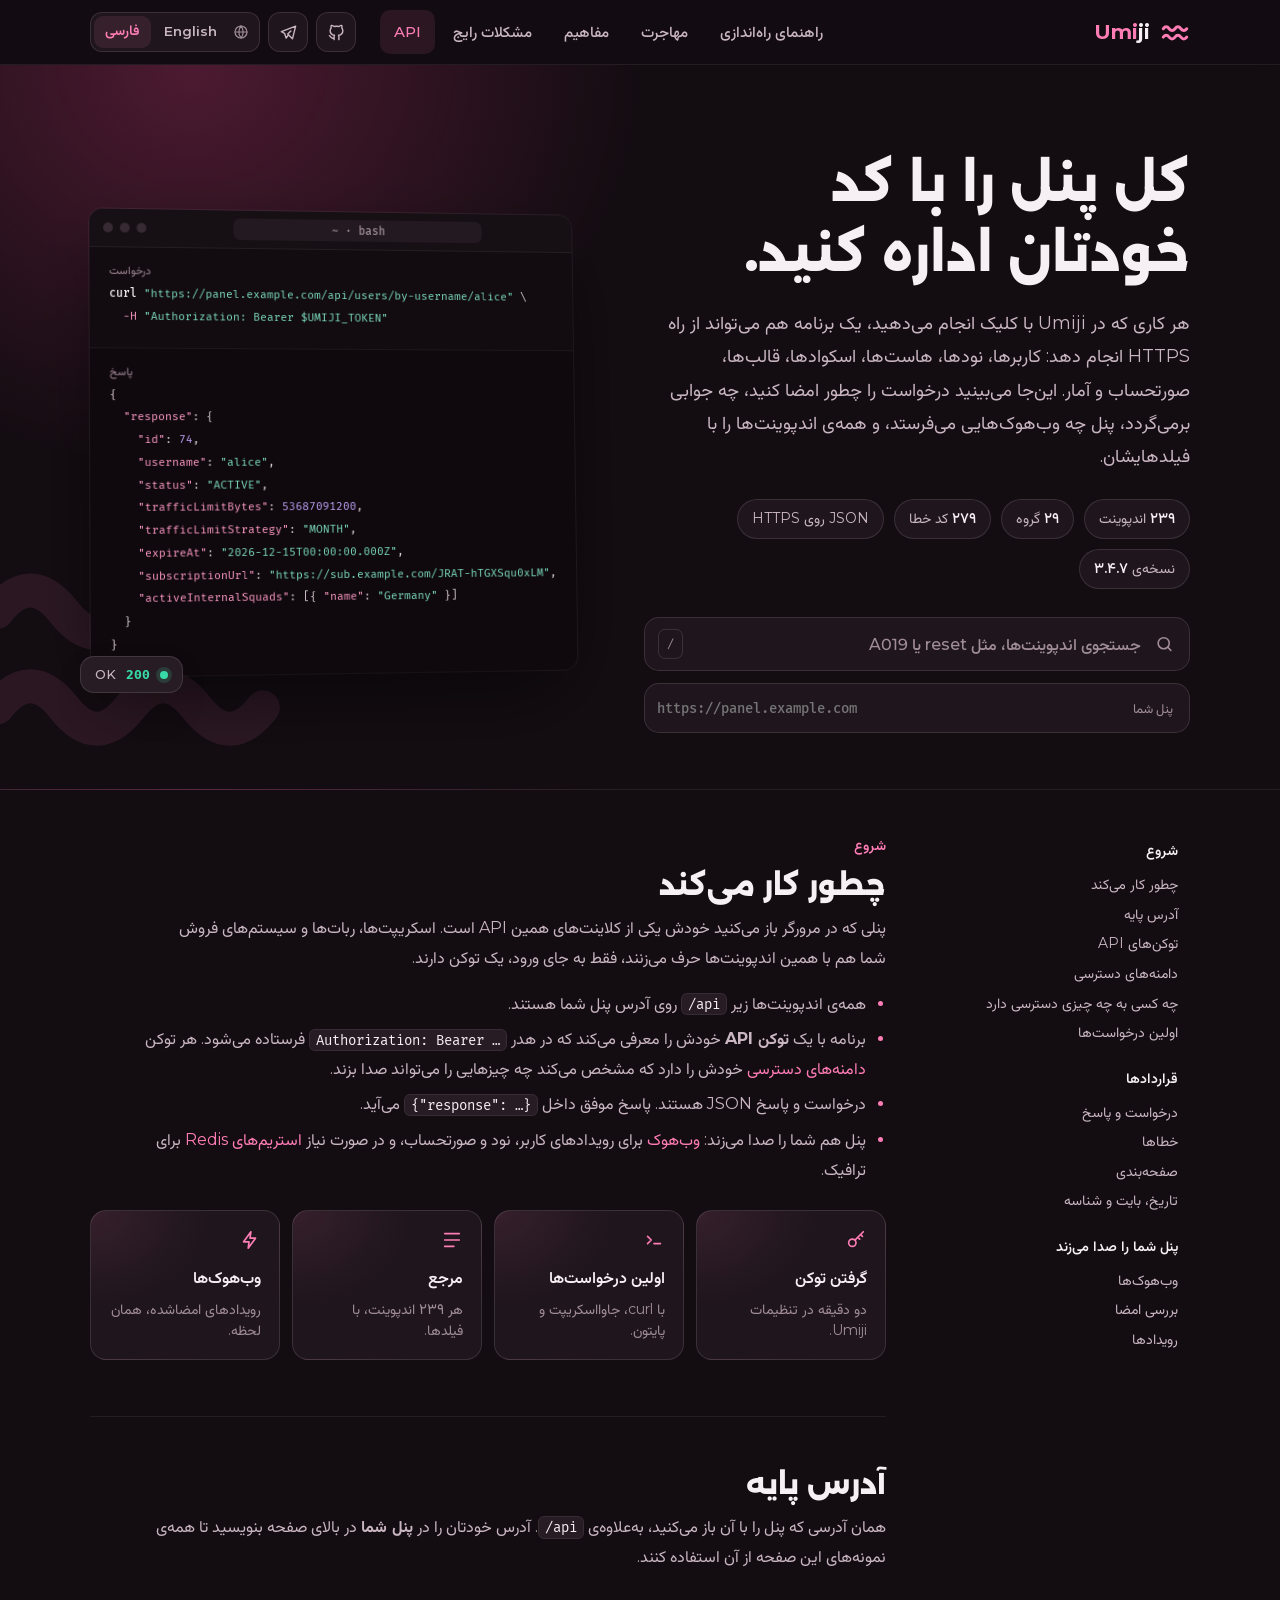
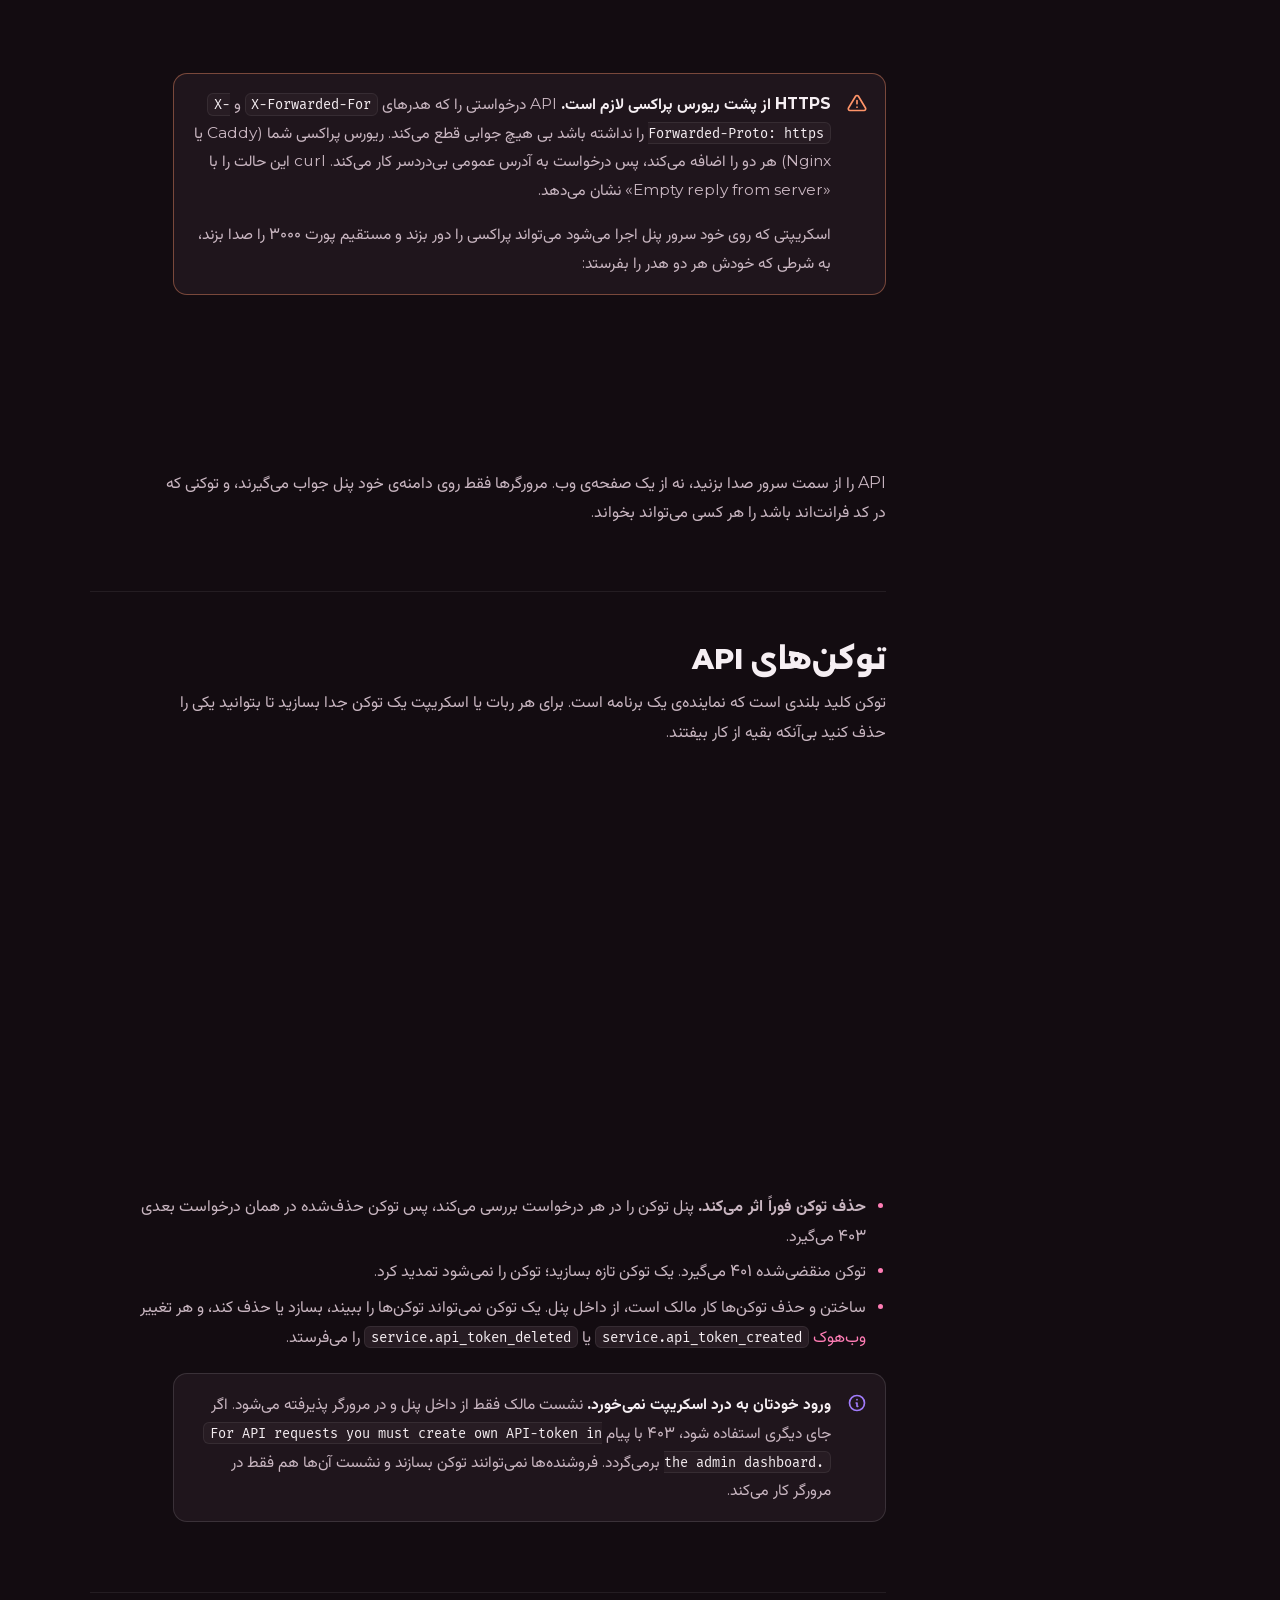
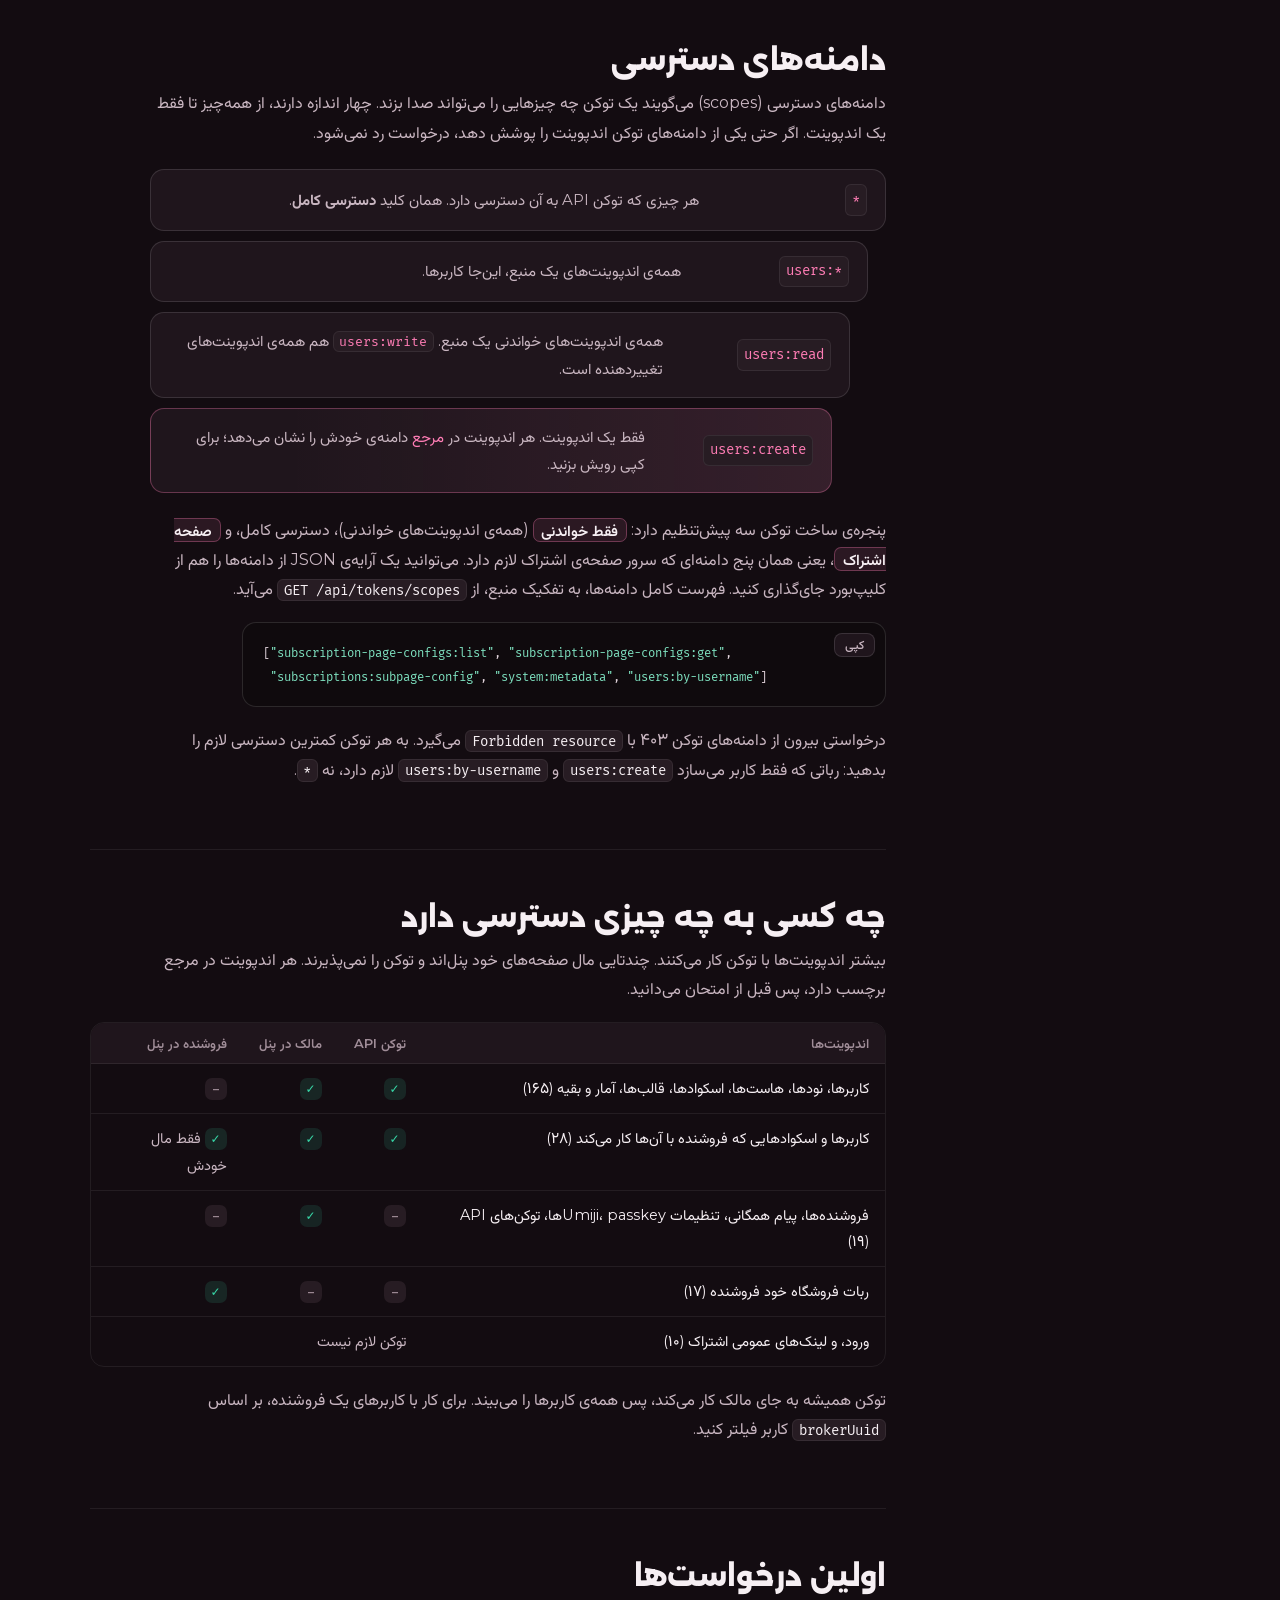
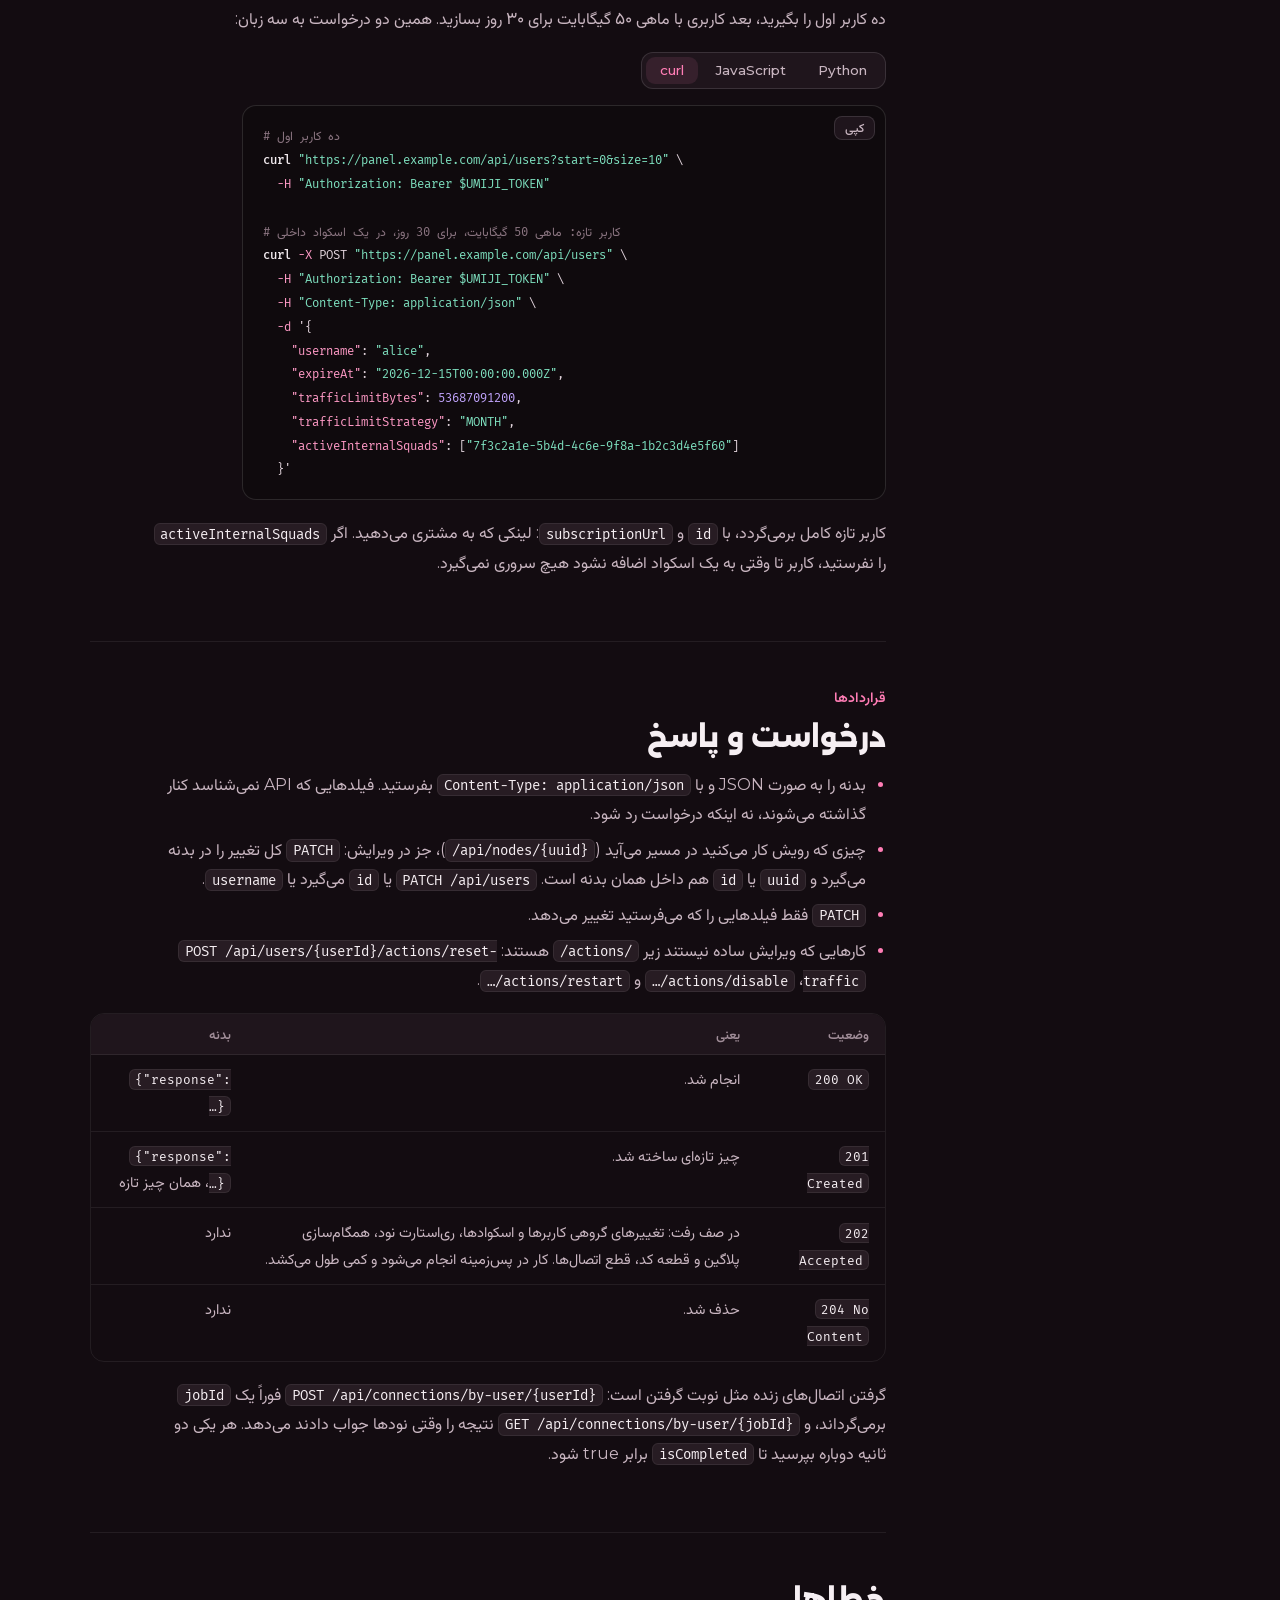
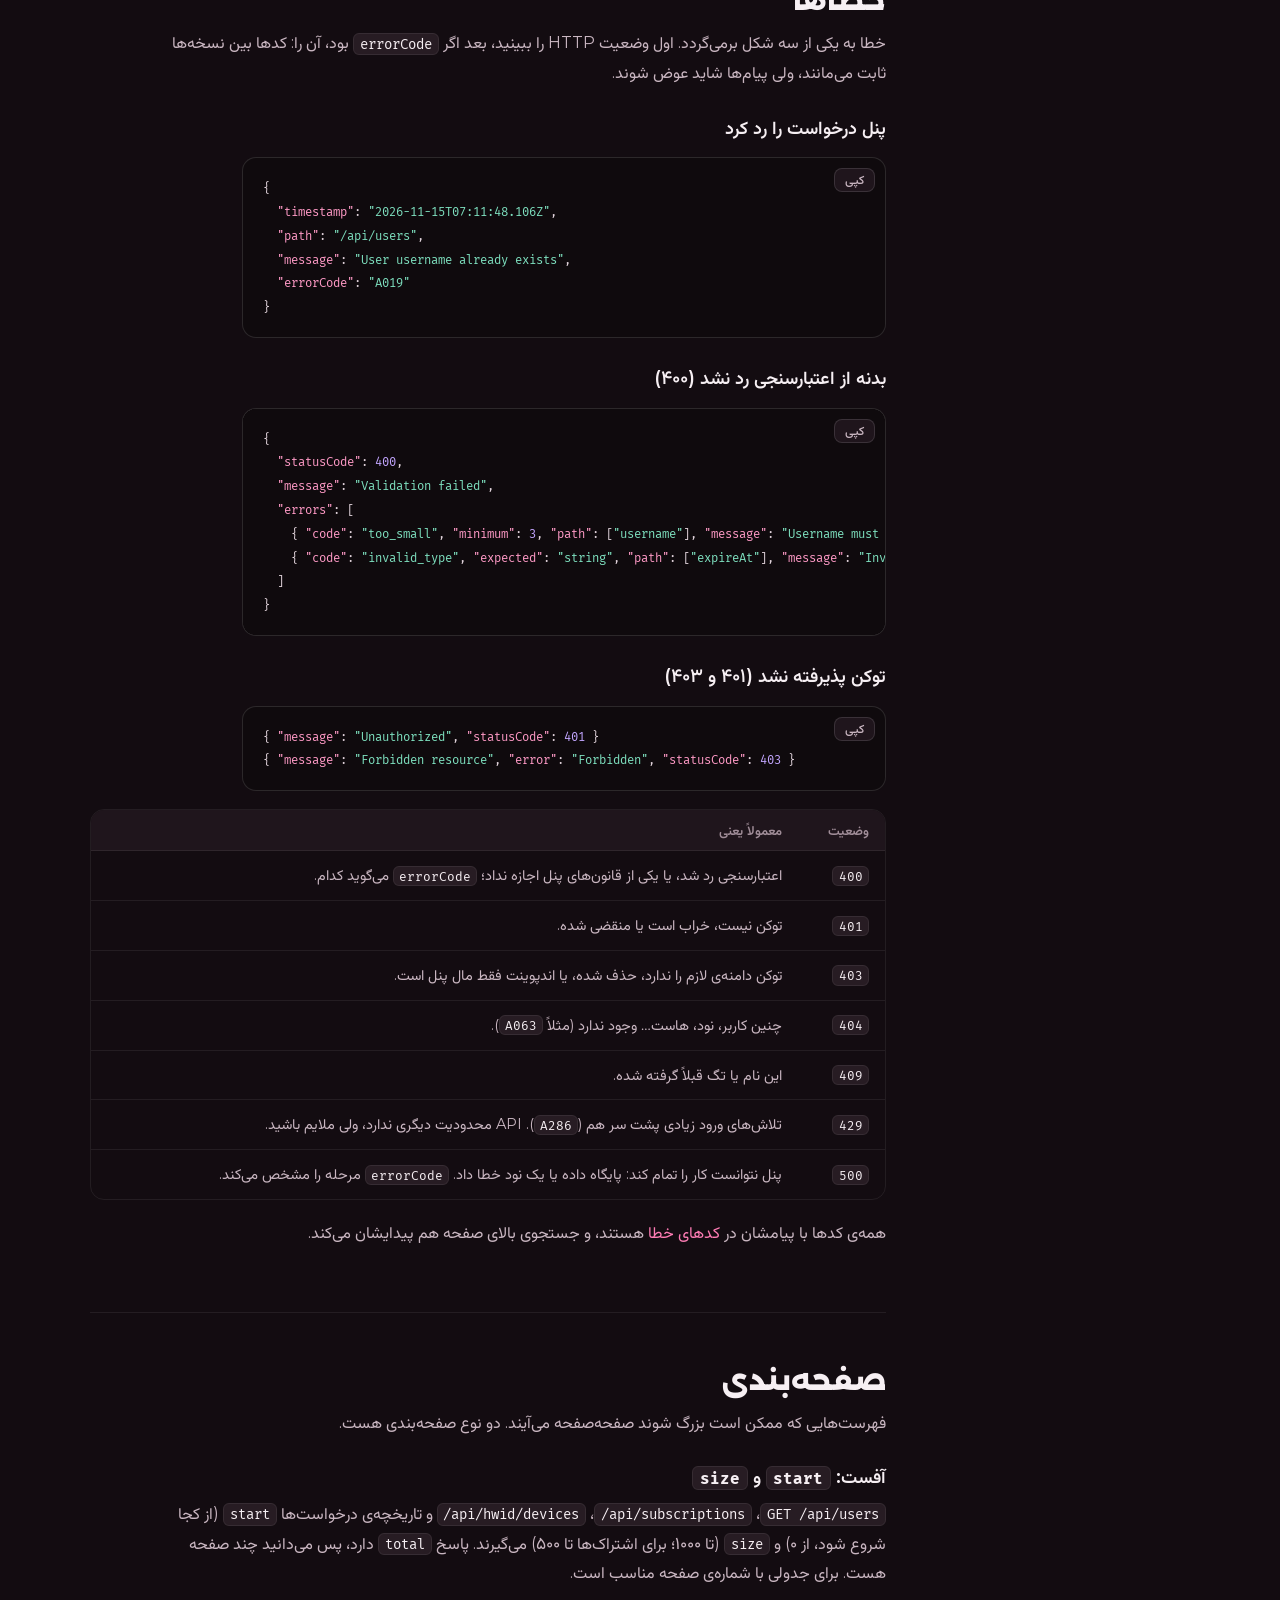
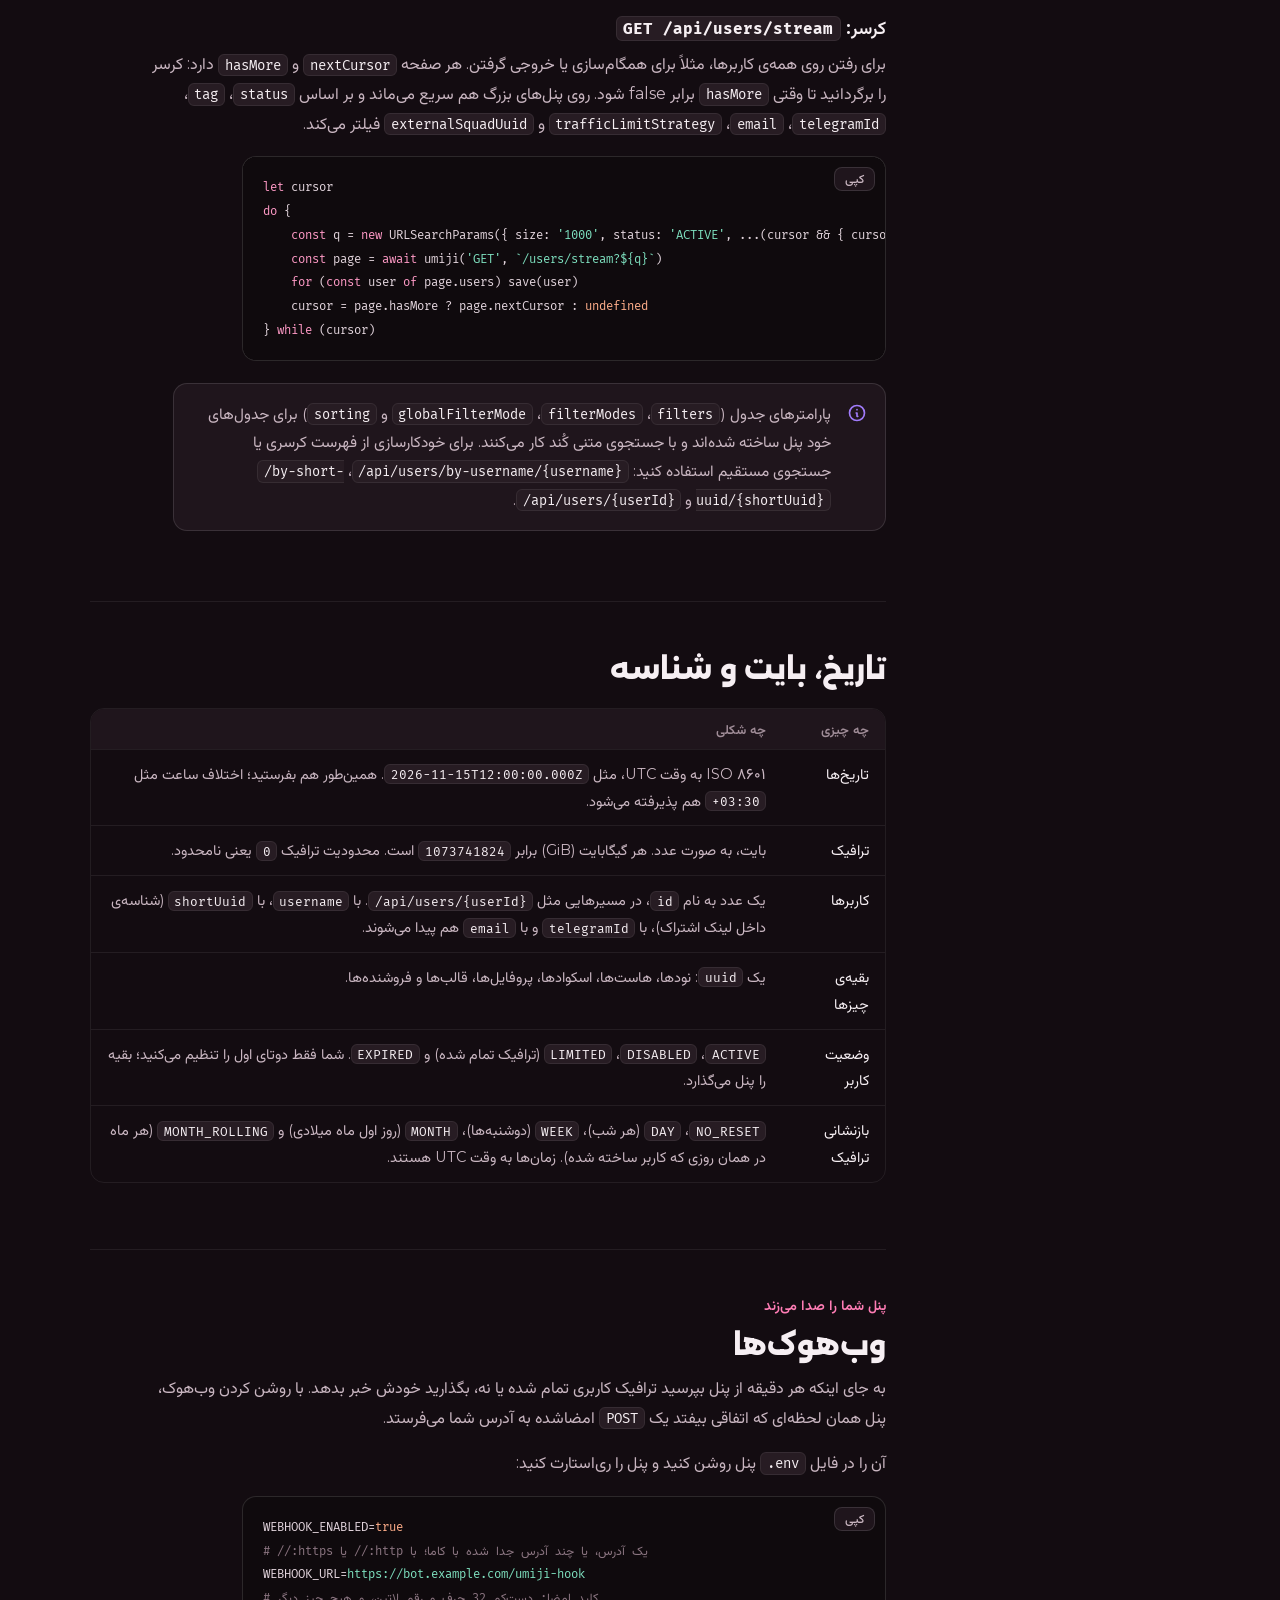
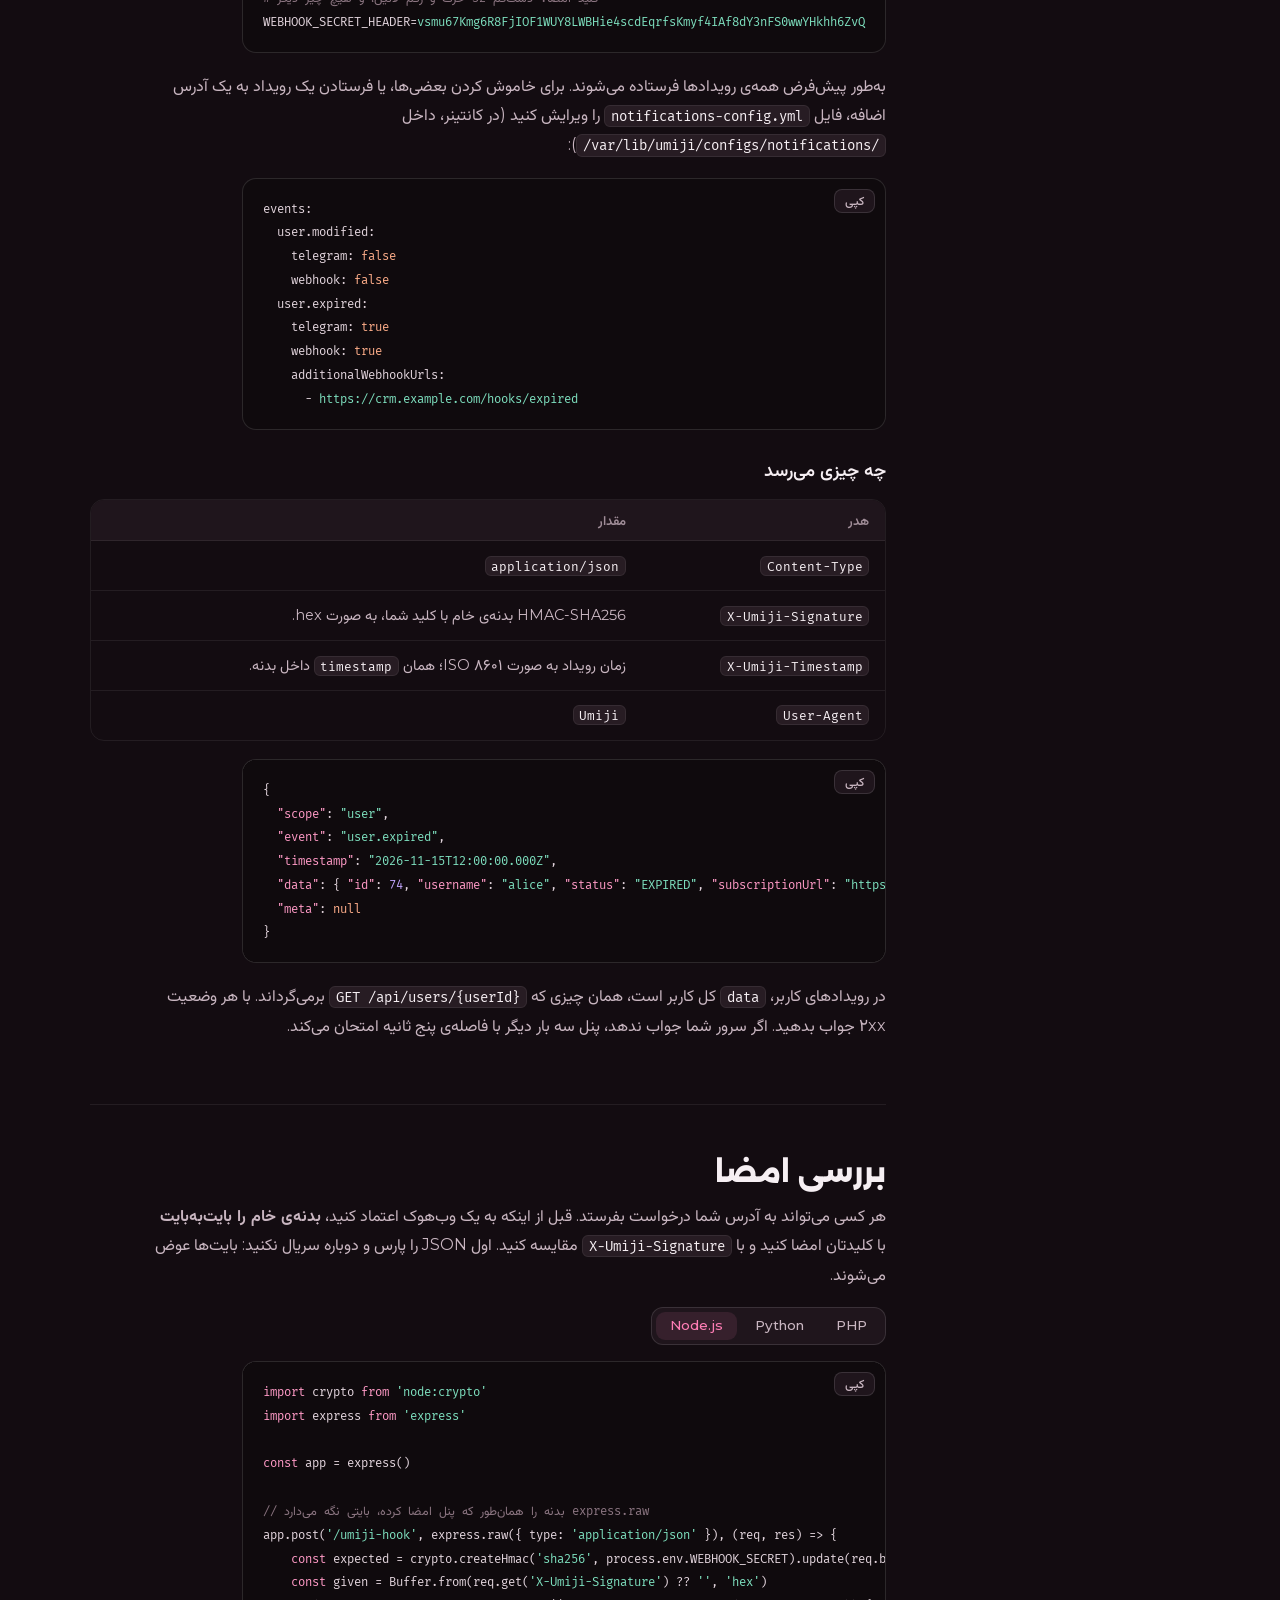
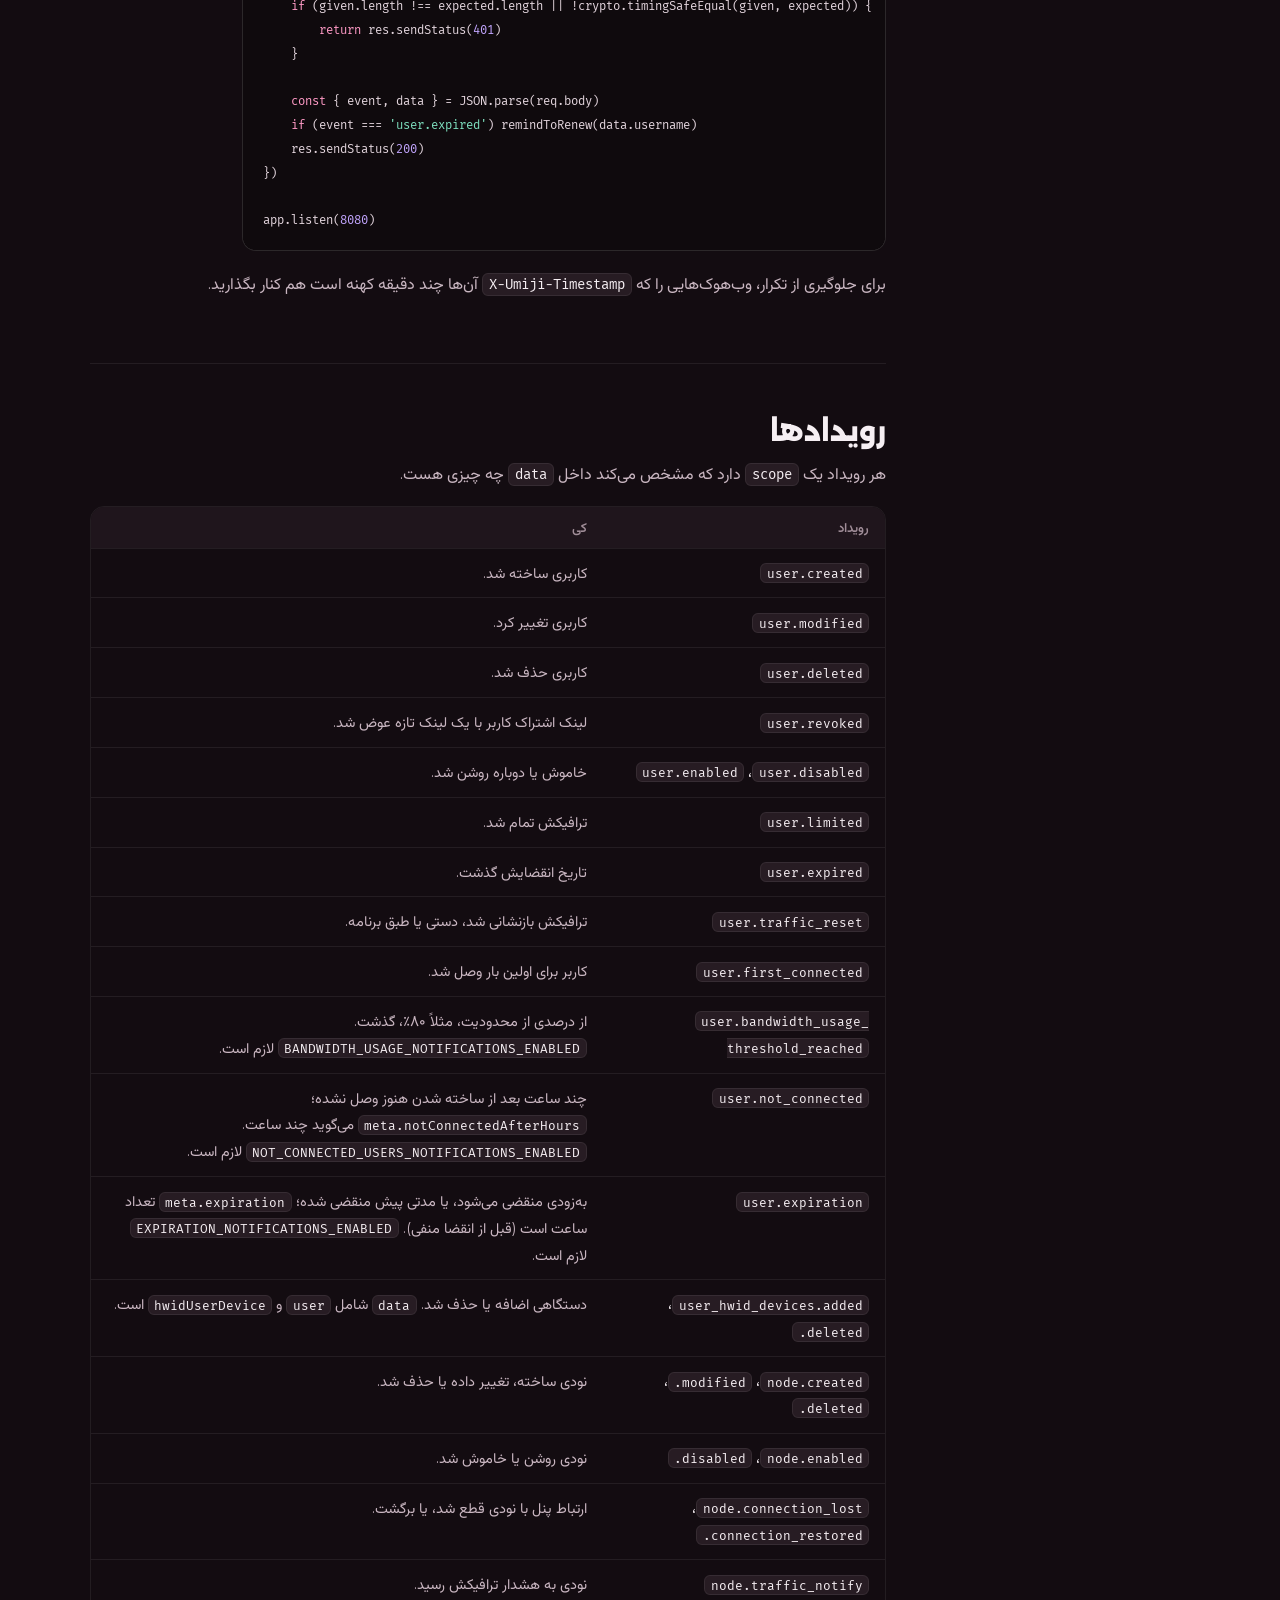
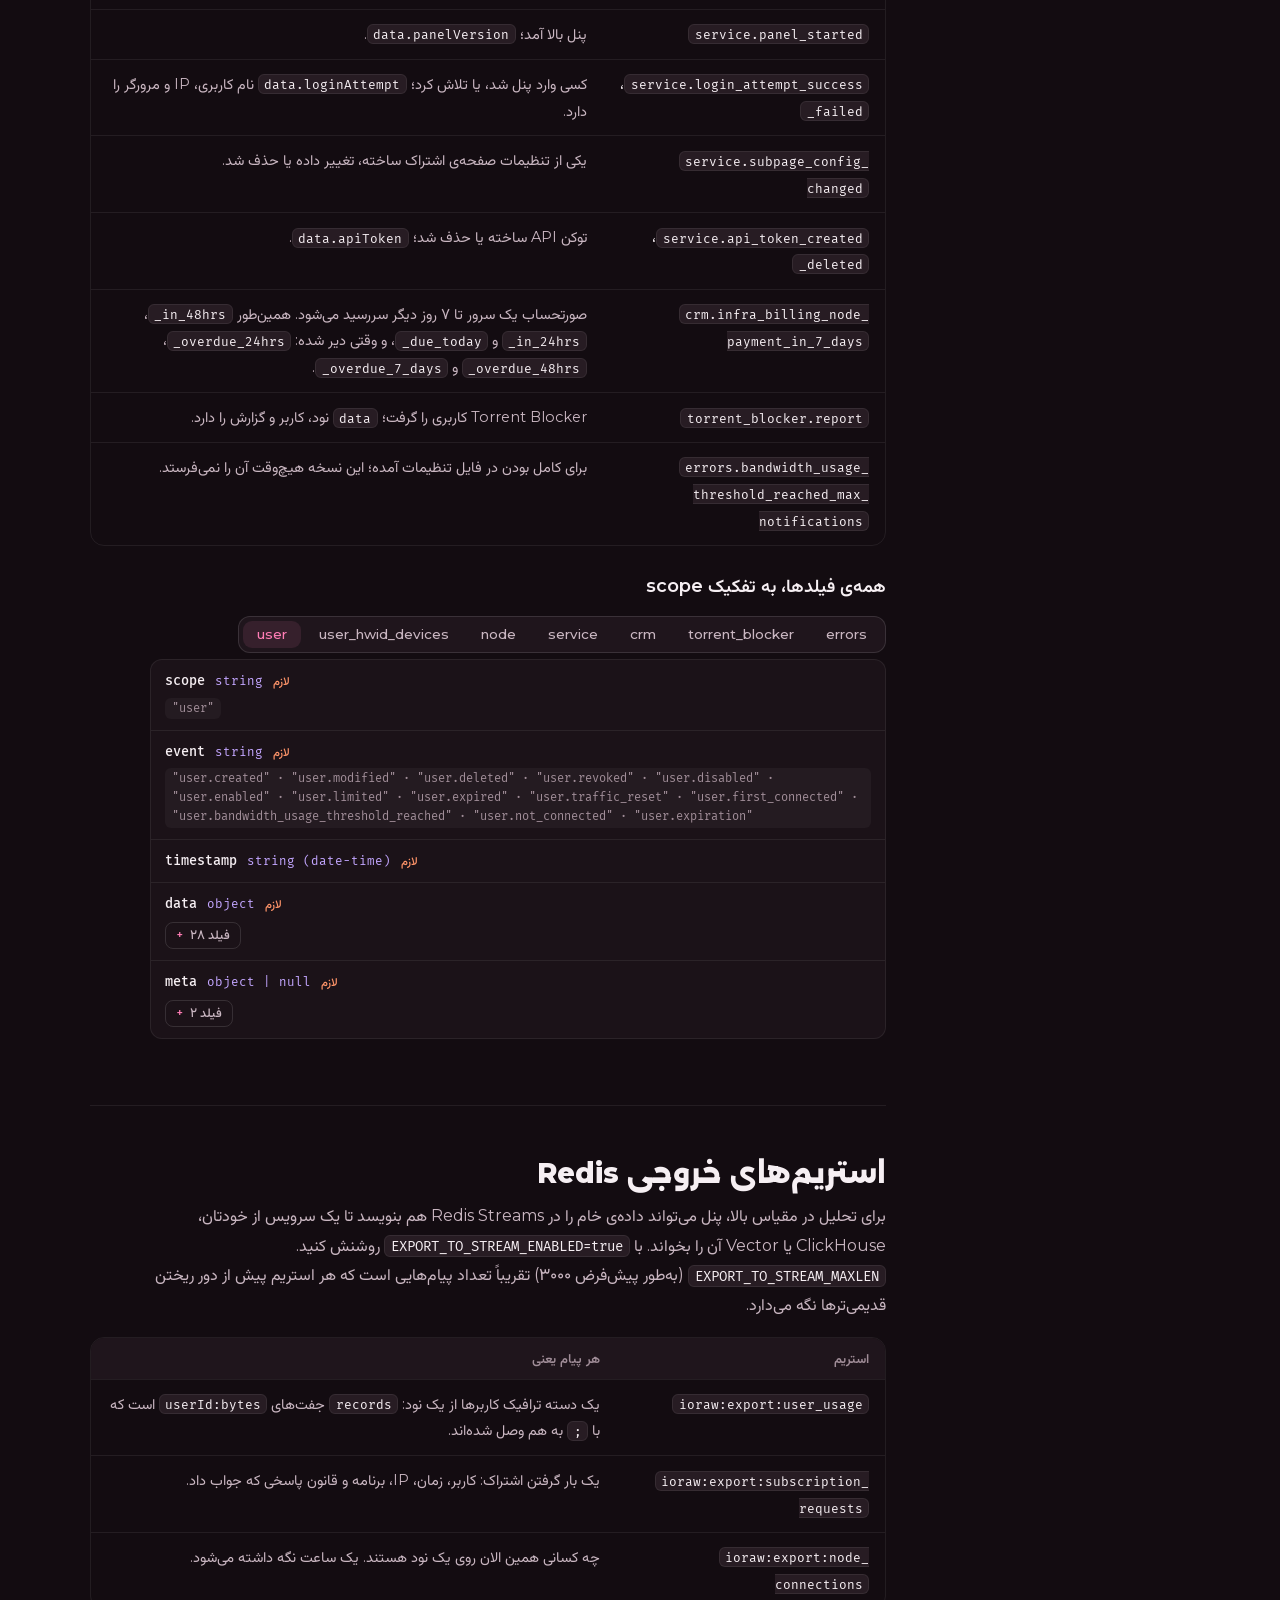
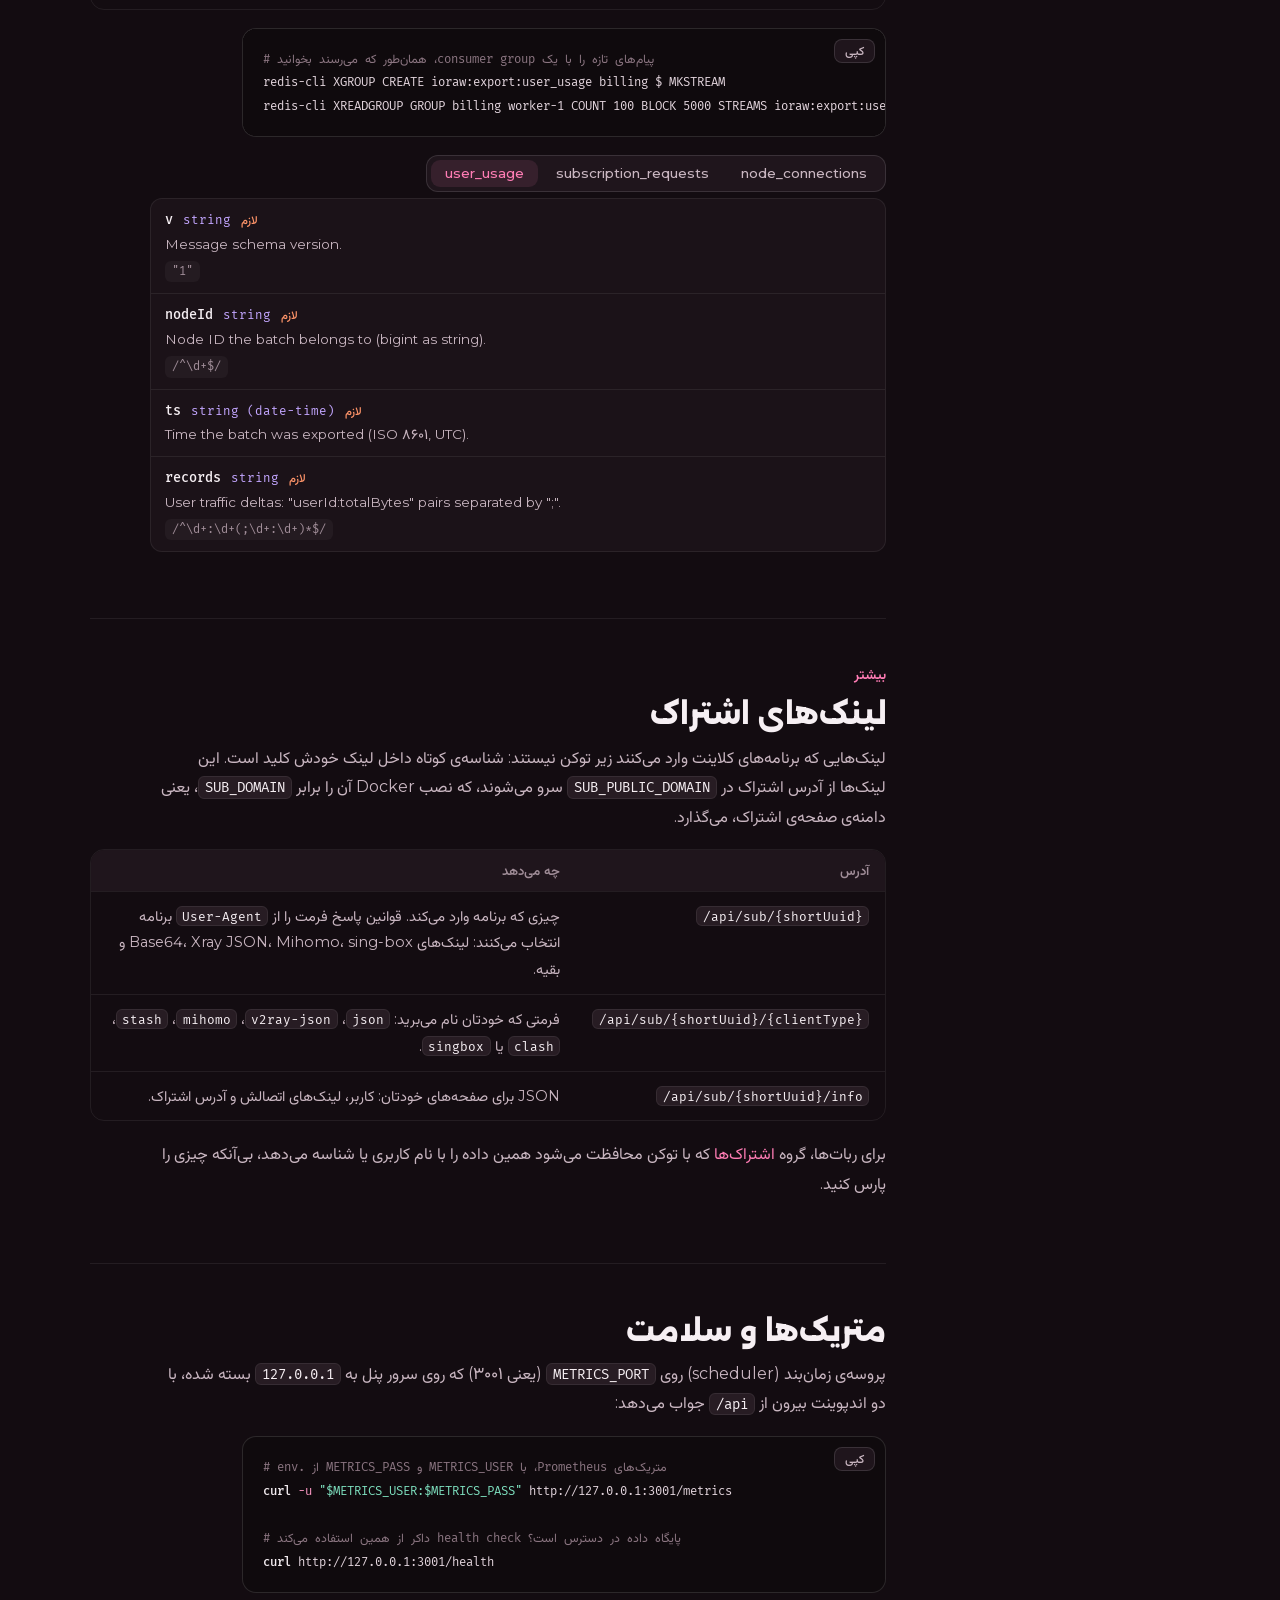
<file: docs/fa/api/index.html>
<!doctype html>
<html lang="fa" dir="rtl">
    <head>
        <meta charset="utf-8" />
        <meta name="viewport" content="width=device-width, initial-scale=1, viewport-fit=cover" />
        <title>راهنمای API · Umiji</title>
        <meta
            name="description"
            content="API پنل Umiji: توکن‌ها و دامنه‌های دسترسی، درخواست‌ها، خطاها، صفحه‌بندی، وب‌هوک‌ها با بررسی امضا، و همه‌ی اندپوینت‌ها با فیلدها و نمونه‌هایشان."
        />
        <meta name="theme-color" content="#130C11" />
        <link rel="alternate" hreflang="en" href="https://umiji.wiki/api/" />
        <link rel="alternate" hreflang="fa" href="https://umiji.wiki/fa/api/" />
        <link rel="icon" href="../../assets/favicon.svg" type="image/svg+xml" />
        <link rel="icon" href="../../assets/favicon-32.png" sizes="32x32" type="image/png" />
        <link rel="apple-touch-icon" href="../../assets/apple-touch-icon.png" />
        <link rel="preconnect" href="https://fonts.googleapis.com" />
        <link rel="preconnect" href="https://fonts.gstatic.com" crossorigin />
        <link rel="preload" href="../../assets/fonts/umiji-persian-digits.woff2" as="font" type="font/woff2" crossorigin />
        <link
            rel="stylesheet"
            href="https://fonts.googleapis.com/css2?family=Fira+Mono:wght@400;500&family=Montserrat:wght@400;500;600&family=Alexandria:wght@500..800&family=Vazirmatn:wght@400..800&display=swap"
        />
        <!-- only the two letters of 海路 -->
        <link rel="stylesheet" href="https://fonts.googleapis.com/css2?family=Noto+Sans+JP:wght@400;600&text=%E6%B5%B7%E8%B7%AF&display=swap" />
        <link rel="stylesheet" href="../../assets/site.css" />
    </head>
    <body>
        <a class="skip" href="#main">رفتن به محتوا</a>

        <header class="topbar">
            <div class="wrap">
                <a class="brand" href="../" aria-label="خانه‌ی ویکی Umiji">
                    <svg viewBox="0 0 16 16" fill="none" aria-hidden="true">
                        <g stroke="currentColor" stroke-linecap="round" stroke-linejoin="round" stroke-width="1.6">
                            <path d="M1.75 6.25q1.56-2 3.13 0t3.12 0t3.13 0t3.12 0" />
                            <path d="M1.75 10.75q1.56-2 3.13 0t3.12 0t3.13 0t3.12 0" />
                        </g>
                    </svg>
                    <span class="word" dir="ltr"><span class="umi">Umi</span><span class="ji">ji</span></span>
                </a>
                <nav class="nav" id="site-nav" aria-label="اصلی">
                    <a href="../guide/">راهنمای راه‌اندازی</a>
                    <a href="../migrate/">مهاجرت</a>
                    <a href="../concepts/">مفاهیم</a>
                    <a href="../troubleshooting/">مشکلات رایج</a>
                    <a href="./" aria-current="page">API</a>
                    <a class="tg-row" href="https://t.me/umijidev">کانال تلگرام</a>
                </nav>
                <div class="tools">
                    <a class="icon-btn gh" href="https://github.com/therewasluna/umiji" aria-label="Umiji در GitHub">
                        <svg viewBox="0 0 24 24" fill="none" stroke="currentColor" stroke-width="1.8" stroke-linecap="round" stroke-linejoin="round" aria-hidden="true"><path d="M9 19c-4.3 1.4-4.3-2.5-6-3m12 5v-3.5c0-1 .1-1.4-.5-2 2.8-.3 5.5-1.4 5.5-6a4.6 4.6 0 0 0-1.3-3.2 4.2 4.2 0 0 0-.1-3.2s-1.1-.3-3.5 1.3a12.3 12.3 0 0 0-6.2 0C6.5 2.8 5.4 3.1 5.4 3.1a4.2 4.2 0 0 0-.1 3.2A4.6 4.6 0 0 0 4 9.5c0 4.6 2.7 5.7 5.5 6-.6.6-.6 1.2-.5 2V21" /></svg>
                    </a>
                    <a class="icon-btn tg" href="https://t.me/umijidev" aria-label="Umiji در تلگرام">
                        <svg viewBox="0 0 24 24" fill="none" stroke="currentColor" stroke-width="1.8" stroke-linecap="round" stroke-linejoin="round" aria-hidden="true"><path d="M15 10l-4 4l6 6l4-16l-18 7l4 2l2 6l3-4" /></svg>
                    </a>
                    <div class="lang" role="group" aria-label="زبان">
                        <svg viewBox="0 0 24 24" fill="none" stroke="currentColor" stroke-width="1.8" stroke-linecap="round" stroke-linejoin="round" aria-hidden="true"><circle cx="12" cy="12" r="9" /><path d="M3 12h18M12 3a14 14 0 0 1 0 18M12 3a14 14 0 0 0 0 18" /></svg>
                        <a href="../../api/" lang="en" hreflang="en">English</a>
                        <a href="./" lang="fa" aria-current="page">فارسی</a>
                    </div>
                    <button class="icon-btn menu-btn" type="button" aria-expanded="false" aria-controls="site-nav" aria-label="منو"><i></i><i></i></button>
                </div>
            </div>
        </header>

        <main id="main">
            <div class="page-head api">
                <div class="wrap">
                    <div>
                        <h1>کل پنل را با کد خودتان اداره کنید.</h1>
                        <p>
                            هر کاری که در Umiji با کلیک انجام می‌دهید، یک برنامه هم می‌تواند از راه HTTPS انجام دهد:
                            کاربرها، نودها، هاست‌ها، اسکوادها، قالب‌ها، صورتحساب و آمار. این‌جا می‌بینید درخواست را چطور
                            امضا کنید، چه جوابی برمی‌گردد، پنل چه وب‌هوک‌هایی می‌فرستد، و همه‌ی اندپوینت‌ها را با فیلدهایشان.
                        </p>
                        <ul class="facts">
                            <li><b>239</b> اندپوینت</li>
                            <li><b>29</b> گروه</li>
                            <li><b>279</b> کد خطا</li>
                            <li>JSON روی HTTPS</li>
                            <li>نسخه‌ی <b>3.4.7</b></li>
                        </ul>
                        <div class="api-tools">
                            <label class="search">
                                <svg viewBox="0 0 24 24" fill="none" stroke="currentColor" stroke-width="2" stroke-linecap="round" stroke-linejoin="round" aria-hidden="true"><circle cx="11" cy="11" r="7" /><path d="M20 20l-3.5-3.5" /></svg>
                                <input id="api-search" type="search" placeholder="جستجوی اندپوینت‌ها، مثل reset یا A019" aria-label="جستجوی اندپوینت‌ها و کدهای خطا" autocomplete="off" />
                                <kbd aria-hidden="true">/</kbd>
                            </label>
                            <label class="base-field" title="نمونه‌های این صفحه از این آدرس استفاده می‌کنند. فقط در همین مرورگر می‌ماند.">
                                پنل شما
                                <input id="base-url" type="url" inputmode="url" placeholder="https://panel.example.com" spellcheck="false" autocomplete="off" />
                            </label>
                        </div>
                    </div>
                    <div class="api-hero" aria-hidden="true">
                        <div class="window">
                            <div class="window-bar"><i></i><i></i><i></i><span>~ · bash</span></div>
<pre><span class="label">درخواست</span><code><span class="tk-f">curl</span> <span class="tk-s">"<span class="base">https://panel.example.com</span>/api/users/by-username/alice"</span> \
  <span class="tk-k">-H</span> <span class="tk-s">"Authorization: Bearer $UMIJI_TOKEN"</span></code></pre>
<pre><span class="label">پاسخ</span><code class="json">{
  "response": {
    "id": 74,
    "username": "alice",
    "status": "ACTIVE",
    "trafficLimitBytes": 53687091200,
    "trafficLimitStrategy": "MONTH",
    "expireAt": "2026-12-15T00:00:00.000Z",
    "subscriptionUrl": "https://sub.example.com/JRAT-hTGXSqu0xLM",
    "activeInternalSquads": [{ "name": "Germany" }]
  }
}</code></pre>
                        </div>
                        <div class="status"><i></i><b>200</b> OK</div>
                    </div>
                </div>
                <svg class="waves" viewBox="0 0 16 16" fill="none" aria-hidden="true"><g stroke="currentColor" stroke-linecap="round" stroke-width="1.6"><path d="M1.75 6.25q1.56-2 3.13 0t3.12 0t3.13 0t3.12 0" /><path d="M1.75 10.75q1.56-2 3.13 0t3.12 0t3.13 0t3.12 0" /></g></svg>
            </div>

            <div class="wrap docs">
                <aside class="toc collapsible" aria-label="راهنمای API">
                    <button class="toc-toggle" type="button" aria-expanded="false">
                        همه‌ی بخش‌ها
                        <svg viewBox="0 0 24 24" fill="none" stroke="currentColor" stroke-width="2" stroke-linecap="round" stroke-linejoin="round" aria-hidden="true"><path d="M6 9l6 6 6-6" /></svg>
                    </button>
                    <div class="group"><span>شروع</span><ul>
                        <li><a href="#overview">چطور کار می‌کند</a></li>
                        <li><a href="#base-url">آدرس پایه</a></li>
                        <li><a href="#auth">توکن‌های API</a></li>
                        <li><a href="#scopes">دامنه‌های دسترسی</a></li>
                        <li><a href="#roles">چه کسی به چه چیزی دسترسی دارد</a></li>
                        <li><a href="#quick-start">اولین درخواست‌ها</a></li>
                    </ul></div>
                    <div class="group"><span>قراردادها</span><ul>
                        <li><a href="#format">درخواست و پاسخ</a></li>
                        <li><a href="#errors">خطاها</a></li>
                        <li><a href="#pagination">صفحه‌بندی</a></li>
                        <li><a href="#types">تاریخ، بایت و شناسه</a></li>
                    </ul></div>
                    <div class="group"><span>پنل شما را صدا می‌زند</span><ul>
                        <li><a href="#webhooks">وب‌هوک‌ها</a></li>
                        <li><a href="#webhook-signature">بررسی امضا</a></li>
                        <li><a href="#webhook-events">رویدادها</a></li>
                        <li><a href="#streams">استریم‌های خروجی Redis</a></li>
                    </ul></div>
                    <div class="group"><span>بیشتر</span><ul>
                        <li><a href="#subscription-links">لینک‌های اشتراک</a></li>
                        <li><a href="#metrics">متریک‌ها و سلامت</a></li>
                        <li><a href="#explorers">Scalar و Swagger</a></li>
                        <li><a href="#error-codes">کدهای خطا</a></li>
                    </ul></div>
                    <div id="toc-ref"></div>
                </aside>

                <div>
                    <!-- GETTING STARTED -->
                    <section class="guide-block" id="overview">
                        <span class="kicker">شروع</span>
                        <div class="group-title"><h2>چطور کار می‌کند</h2></div>
                        <p>
                            پنلی که در مرورگر باز می‌کنید خودش یکی از کلاینت‌های همین API است. اسکریپت‌ها، ربات‌ها و
                            سیستم‌های فروش شما هم با همین اندپوینت‌ها حرف می‌زنند، فقط به جای ورود، یک توکن دارند.
                        </p>
                        <ul class="plain">
                            <li>همه‌ی اندپوینت‌ها زیر <code>/api</code> روی آدرس پنل شما هستند.</li>
                            <li>برنامه با یک <strong>توکن API</strong> خودش را معرفی می‌کند که در هدر <code>Authorization: Bearer …</code> فرستاده می‌شود. هر توکن <a href="#scopes">دامنه‌های دسترسی</a> خودش را دارد که مشخص می‌کند چه چیزهایی را می‌تواند صدا بزند.</li>
                            <li>درخواست و پاسخ JSON هستند. پاسخ موفق داخل <code>{"response": …}</code> می‌آید.</li>
                            <li>پنل هم شما را صدا می‌زند: <a href="#webhooks">وب‌هوک</a> برای رویدادهای کاربر، نود و صورتحساب، و در صورت نیاز <a href="#streams">استریم‌های Redis</a> برای ترافیک.</li>
                        </ul>
                        <div class="tiles-wrap">
                            <div class="tiles">
                                <a class="tile" href="#auth">
                                    <svg viewBox="0 0 24 24" fill="none" stroke="currentColor" stroke-width="1.8" stroke-linecap="round" stroke-linejoin="round" aria-hidden="true"><circle cx="8" cy="15" r="4" /><path d="M10.8 12.2 20 3m-3 3 2 2m-5 1 2 2" /></svg>
                                    <b>گرفتن توکن</b><span>دو دقیقه در تنظیمات Umiji.</span>
                                </a>
                                <a class="tile" href="#quick-start">
                                    <svg viewBox="0 0 24 24" fill="none" stroke="currentColor" stroke-width="1.8" stroke-linecap="round" stroke-linejoin="round" aria-hidden="true"><path d="m5 8 4 4-4 4M12 16h7" /></svg>
                                    <b>اولین درخواست‌ها</b><span>با curl، جاوااسکریپت و پایتون.</span>
                                </a>
                                <a class="tile" href="#reference">
                                    <svg viewBox="0 0 24 24" fill="none" stroke="currentColor" stroke-width="1.8" stroke-linecap="round" stroke-linejoin="round" aria-hidden="true"><path d="M4 5h16M4 12h16M4 19h10" /></svg>
                                    <b>مرجع</b><span>هر 239 اندپوینت، با فیلدها.</span>
                                </a>
                                <a class="tile" href="#webhooks">
                                    <svg viewBox="0 0 24 24" fill="none" stroke="currentColor" stroke-width="1.8" stroke-linecap="round" stroke-linejoin="round" aria-hidden="true"><path d="M13 3 5 14h6l-1 7 8-11h-6l1-7Z" /></svg>
                                    <b>وب‌هوک‌ها</b><span>رویدادهای امضاشده، همان لحظه.</span>
                                </a>
                            </div>
                        </div>
                    </section>

                    <section class="guide-block" id="base-url">
                        <div class="group-title"><h2>آدرس پایه</h2></div>
                        <p>همان آدرسی که پنل را با آن باز می‌کنید، به‌علاوه‌ی <code>/api</code>. آدرس خودتان را در <strong>پنل شما</strong> در بالای صفحه بنویسید تا همه‌ی نمونه‌های این صفحه از آن استفاده کنند.</p>
<pre data-copy><code><span class="base">https://panel.example.com</span>/api</code></pre>
                        <div class="note warn">
                            <svg viewBox="0 0 24 24" fill="none" stroke="currentColor" stroke-width="2" stroke-linecap="round" stroke-linejoin="round" aria-hidden="true"><path d="M12 9v4M12 17h.01" /><path d="M10.3 3.9 1.8 18a2 2 0 0 0 1.7 3h17a2 2 0 0 0 1.7-3L13.7 3.9a2 2 0 0 0-3.4 0Z" /></svg>
                            <div>
                                <p><strong>HTTPS از پشت ریورس پراکسی لازم است.</strong> API درخواستی را که هدرهای <code>X-Forwarded-For</code> و <code>X-Forwarded-Proto: https</code> را نداشته باشد بی هیچ جوابی قطع می‌کند. ریورس پراکسی شما (Caddy یا Nginx) هر دو را اضافه می‌کند، پس درخواست به آدرس عمومی بی‌دردسر کار می‌کند. curl این حالت را با «Empty reply from server» نشان می‌دهد.</p>
                                <p>اسکریپتی که روی خود سرور پنل اجرا می‌شود می‌تواند پراکسی را دور بزند و مستقیم پورت 3000 را صدا بزند، به شرطی که خودش هر دو هدر را بفرستد:</p>
                            </div>
                        </div>
<pre data-copy><code><span class="tk-f">curl</span> <span class="tk-s">"http://127.0.0.1:3000/api/system/stats"</span> \
  <span class="tk-k">-H</span> <span class="tk-s">"Authorization: Bearer $UMIJI_TOKEN"</span> \
  <span class="tk-k">-H</span> <span class="tk-s">"X-Forwarded-For: 127.0.0.1"</span> \
  <span class="tk-k">-H</span> <span class="tk-s">"X-Forwarded-Proto: https"</span></code></pre>
                        <p>API را از سمت سرور صدا بزنید، نه از یک صفحه‌ی وب. مرورگرها فقط روی دامنه‌ی خود پنل جواب می‌گیرند، و توکنی که در کد فرانت‌اند باشد را هر کسی می‌تواند بخواند.</p>
                    </section>

                    <section class="guide-block" id="auth">
                        <div class="group-title"><h2>توکن‌های API</h2></div>
                        <p>توکن کلید بلندی است که نماینده‌ی یک برنامه است. برای هر ربات یا اسکریپت یک توکن جدا بسازید تا بتوانید یکی را حذف کنید بی‌آنکه بقیه از کار بیفتند.</p>
                        <ol class="do">
                            <li><b>تنظیمات Umiji</b> را باز کنید و کارت <b>توکن‌های API</b> را پیدا کنید. روی <b>ساخت توکن API</b> بزنید.</li>
                            <li><b>نام توکن</b> و <b>انقضا پس از (روز)</b> را پر کنید و <a href="#scopes">دامنه‌های دسترسی</a> را انتخاب کنید: یکی از پیش‌تنظیم‌ها، یا اندپوینت‌ها را تک‌تک.</li>
                            <li>توکن را کپی کنید. <strong>فقط یک بار</strong>، درست بعد از ساخته شدن، نشان داده می‌شود.</li>
                            <li>آن را با هر درخواست در هدر <code>Authorization</code> بفرستید.</li>
                        </ol>
<pre data-copy><code><span class="c"># <span dir="rtl">توکن را در کد ننویسید، در یک متغیر محیطی نگه دارید</span></span>
<span class="tk-f">export</span> UMIJI_TOKEN=<span class="tk-s">"eyJhbGciOiJIUzI1NiIsInR5cCI6IkpXVCJ9…"</span>

<span class="tk-f">curl</span> <span class="tk-s">"<span class="base">https://panel.example.com</span>/api/system/stats"</span> \
  <span class="tk-k">-H</span> <span class="tk-s">"Authorization: Bearer $UMIJI_TOKEN"</span></code></pre>
                        <ul class="plain">
                            <li><strong>حذف توکن فوراً اثر می‌کند.</strong> پنل توکن را در هر درخواست بررسی می‌کند، پس توکن حذف‌شده در همان درخواست بعدی 403 می‌گیرد.</li>
                            <li>توکن منقضی‌شده 401 می‌گیرد. یک توکن تازه بسازید؛ توکن را نمی‌شود تمدید کرد.</li>
                            <li>ساختن و حذف توکن‌ها کار مالک است، از داخل پنل. یک توکن نمی‌تواند توکن‌ها را ببیند، بسازد یا حذف کند، و هر تغییر <a href="#webhook-events">وب‌هوک</a> <code>service.api_token_created</code> یا <code>service.api_token_deleted</code> را می‌فرستد.</li>
                        </ul>
                        <div class="note">
                            <svg viewBox="0 0 24 24" fill="none" stroke="currentColor" stroke-width="2" stroke-linecap="round" stroke-linejoin="round" aria-hidden="true"><circle cx="12" cy="12" r="9" /><path d="M12 8h.01M11 12h1v4h1" /></svg>
                            <p><strong>ورود خودتان به درد اسکریپت نمی‌خورد.</strong> نشست مالک فقط از داخل پنل و در مرورگر پذیرفته می‌شود. اگر جای دیگری استفاده شود، 403 با پیام <code>For API requests you must create own API-token in the admin dashboard.</code> برمی‌گردد. فروشنده‌ها نمی‌توانند توکن بسازند و نشست آن‌ها هم فقط در مرورگر کار می‌کند.</p>
                        </div>
                    </section>

                    <section class="guide-block" id="scopes">
                        <div class="group-title"><h2>دامنه‌های دسترسی</h2></div>
                        <p>دامنه‌های دسترسی (scopes) می‌گویند یک توکن چه چیزهایی را می‌تواند صدا بزند. چهار اندازه دارند، از همه‌چیز تا فقط یک اندپوینت. اگر حتی یکی از دامنه‌های توکن اندپوینت را پوشش دهد، درخواست رد نمی‌شود.</p>
                        <ol class="ladder">
                            <li><code>*</code><span>هر چیزی که توکن API به آن دسترسی دارد. همان کلید <strong>دسترسی کامل</strong>.</span></li>
                            <li><code>users:*</code><span>همه‌ی اندپوینت‌های یک منبع، این‌جا کاربرها.</span></li>
                            <li><code>users:read</code><span>همه‌ی اندپوینت‌های خواندنی یک منبع. <code>users:write</code> هم همه‌ی اندپوینت‌های تغییردهنده است.</span></li>
                            <li><code>users:create</code><span>فقط یک اندپوینت. هر اندپوینت در <a href="#reference">مرجع</a> دامنه‌ی خودش را نشان می‌دهد؛ برای کپی رویش بزنید.</span></li>
                        </ol>
                        <p>پنجره‌ی ساخت توکن سه پیش‌تنظیم دارد: <b class="ui">فقط خواندنی</b> (همه‌ی اندپوینت‌های خواندنی)، دسترسی کامل، و <b class="ui">صفحه اشتراک</b>، یعنی همان پنج دامنه‌ای که سرور صفحه‌ی اشتراک لازم دارد. می‌توانید یک آرایه‌ی JSON از دامنه‌ها را هم از کلیپ‌بورد جای‌گذاری کنید. فهرست کامل دامنه‌ها، به تفکیک منبع، از <a href="#ref-api-tokens"><code>GET /api/tokens/scopes</code></a> می‌آید.</p>
<pre data-copy><code class="json">["subscription-page-configs:list", "subscription-page-configs:get",
 "subscriptions:subpage-config", "system:metadata", "users:by-username"]</code></pre>
                        <p>درخواستی بیرون از دامنه‌های توکن 403 با <code>Forbidden resource</code> می‌گیرد. به هر توکن کمترین دسترسی لازم را بدهید: رباتی که فقط کاربر می‌سازد <code>users:create</code> و <code>users:by-username</code> لازم دارد، نه <code>*</code>.</p>
                    </section>

                    <section class="guide-block" id="roles">
                        <div class="group-title"><h2>چه کسی به چه چیزی دسترسی دارد</h2></div>
                        <p>بیشتر اندپوینت‌ها با توکن کار می‌کنند. چندتایی مال صفحه‌های خود پنل‌اند و توکن را نمی‌پذیرند. هر اندپوینت در مرجع برچسب دارد، پس قبل از امتحان می‌دانید.</p>
                        <div class="table-wrap">
                            <table class="data">
                                <thead><tr><th>اندپوینت‌ها</th><th>توکن API</th><th>مالک در پنل</th><th>فروشنده در پنل</th></tr></thead>
                                <tbody>
                                    <tr><td>کاربرها، نودها، هاست‌ها، اسکوادها، قالب‌ها، آمار و بقیه (165)</td><td><span class="yes">✓</span></td><td><span class="yes">✓</span></td><td><span class="no">–</span></td></tr>
                                    <tr><td>کاربرها و اسکوادهایی که فروشنده با آن‌ها کار می‌کند (28)</td><td><span class="yes">✓</span></td><td><span class="yes">✓</span></td><td><span class="yes">✓</span> فقط مال خودش</td></tr>
                                    <tr><td>فروشنده‌ها، پیام همگانی، تنظیمات Umiji، passkeyها، توکن‌های API (19)</td><td><span class="no">–</span></td><td><span class="yes">✓</span></td><td><span class="no">–</span></td></tr>
                                    <tr><td>ربات فروشگاه خود فروشنده (17)</td><td><span class="no">–</span></td><td><span class="no">–</span></td><td><span class="yes">✓</span></td></tr>
                                    <tr><td>ورود، و لینک‌های عمومی اشتراک (10)</td><td colspan="3">توکن لازم نیست</td></tr>
                                </tbody>
                            </table>
                        </div>
                        <p>توکن همیشه به جای مالک کار می‌کند، پس همه‌ی کاربرها را می‌بیند. برای کار با کاربرهای یک فروشنده، بر اساس <code>brokerUuid</code> کاربر فیلتر کنید.</p>
                    </section>

                    <section class="guide-block" id="quick-start">
                        <div class="group-title"><h2>اولین درخواست‌ها</h2></div>
                        <p>ده کاربر اول را بگیرید، بعد کاربری با ماهی 50 گیگابایت برای 30 روز بسازید. همین دو درخواست به سه زبان:</p>
                        <div class="tabs">
                            <div role="tablist" aria-label="زبان">
                                <button role="tab" type="button">curl</button>
                                <button role="tab" type="button">JavaScript</button>
                                <button role="tab" type="button">Python</button>
                            </div>
                            <div role="tabpanel">
<pre data-copy><code><span class="c"># <span dir="rtl">ده کاربر اول</span></span>
<span class="tk-f">curl</span> <span class="tk-s">"<span class="base">https://panel.example.com</span>/api/users?start=0&amp;size=10"</span> \
  <span class="tk-k">-H</span> <span class="tk-s">"Authorization: Bearer $UMIJI_TOKEN"</span>

<span class="c"># <span dir="rtl">کاربر تازه: ماهی 50 گیگابایت، برای 30 روز، در یک اسکواد داخلی</span></span>
<span class="tk-f">curl</span> <span class="tk-k">-X</span> POST <span class="tk-s">"<span class="base">https://panel.example.com</span>/api/users"</span> \
  <span class="tk-k">-H</span> <span class="tk-s">"Authorization: Bearer $UMIJI_TOKEN"</span> \
  <span class="tk-k">-H</span> <span class="tk-s">"Content-Type: application/json"</span> \
  <span class="tk-k">-d</span> '{
    <span class="tk-k">"username"</span>: <span class="tk-s">"alice"</span>,
    <span class="tk-k">"expireAt"</span>: <span class="tk-s">"2026-12-15T00:00:00.000Z"</span>,
    <span class="tk-k">"trafficLimitBytes"</span>: <span class="tk-n">53687091200</span>,
    <span class="tk-k">"trafficLimitStrategy"</span>: <span class="tk-s">"MONTH"</span>,
    <span class="tk-k">"activeInternalSquads"</span>: [<span class="tk-s">"7f3c2a1e-5b4d-4c6e-9f8a-1b2c3d4e5f60"</span>]
  }'</code></pre>
                            </div>
                            <div role="tabpanel">
<pre data-copy><code><span class="c">// <span dir="rtl">Node.js نسخه‌ی 18 یا بالاتر: fetch داخلش هست</span></span>
<span class="tk-k">const</span> BASE = <span class="tk-s">'<span class="base">https://panel.example.com</span>/api'</span>
<span class="tk-k">const</span> headers = {
    Authorization: <span class="tk-s">`Bearer ${process.env.UMIJI_TOKEN}`</span>,
    <span class="tk-s">'Content-Type'</span>: <span class="tk-s">'application/json'</span>,
}

<span class="tk-k">async function</span> <span class="tk-f">umiji</span>(method, path, body) {
    <span class="tk-k">const</span> res = <span class="tk-k">await</span> fetch(BASE + path, { method, headers, body: body &amp;&amp; JSON.stringify(body) })
    <span class="tk-k">if</span> (res.status === <span class="tk-n">202</span> || res.status === <span class="tk-n">204</span>) <span class="tk-k">return</span> <span class="tk-b">null</span>
    <span class="tk-k">const</span> json = <span class="tk-k">await</span> res.json()
    <span class="tk-k">if</span> (!res.ok) <span class="tk-k">throw new</span> Error(<span class="tk-s">`${json.errorCode ?? res.status}: ${json.message}`</span>)
    <span class="tk-k">return</span> json.response
}

<span class="tk-k">const</span> { users, total } = <span class="tk-k">await</span> umiji(<span class="tk-s">'GET'</span>, <span class="tk-s">'/users?start=0&amp;size=10'</span>)

<span class="tk-k">const</span> alice = <span class="tk-k">await</span> umiji(<span class="tk-s">'POST'</span>, <span class="tk-s">'/users'</span>, {
    username: <span class="tk-s">'alice'</span>,
    expireAt: <span class="tk-k">new</span> Date(Date.now() + <span class="tk-n">30</span> * <span class="tk-n">864e5</span>).toISOString(),
    trafficLimitBytes: <span class="tk-n">50</span> * <span class="tk-n">1024</span> ** <span class="tk-n">3</span>,
    trafficLimitStrategy: <span class="tk-s">'MONTH'</span>,
})
console.log(alice.subscriptionUrl)</code></pre>
                            </div>
                            <div role="tabpanel">
<pre data-copy><code><span class="tk-k">import</span> os, datetime, requests

BASE = <span class="tk-s">"<span class="base">https://panel.example.com</span>/api"</span>
s = requests.Session()
s.headers[<span class="tk-s">"Authorization"</span>] = <span class="tk-s">f"Bearer {os.environ['UMIJI_TOKEN']}"</span>

<span class="tk-k">def</span> <span class="tk-f">umiji</span>(method, path, **kw):
    r = s.request(method, BASE + path, timeout=<span class="tk-n">30</span>, **kw)
    <span class="tk-k">if</span> r.status_code <span class="tk-k">in</span> (<span class="tk-n">202</span>, <span class="tk-n">204</span>):
        <span class="tk-k">return</span> <span class="tk-b">None</span>
    data = r.json()
    <span class="tk-k">if not</span> r.ok:
        <span class="tk-k">raise</span> RuntimeError(<span class="tk-s">f"{data.get('errorCode', r.status_code)}: {data['message']}"</span>)
    <span class="tk-k">return</span> data[<span class="tk-s">"response"</span>]

page = umiji(<span class="tk-s">"GET"</span>, <span class="tk-s">"/users"</span>, params={<span class="tk-s">"start"</span>: <span class="tk-n">0</span>, <span class="tk-s">"size"</span>: <span class="tk-n">10</span>})

alice = umiji(<span class="tk-s">"POST"</span>, <span class="tk-s">"/users"</span>, json={
    <span class="tk-s">"username"</span>: <span class="tk-s">"alice"</span>,
    <span class="tk-s">"expireAt"</span>: (datetime.datetime.now(datetime.UTC) + datetime.timedelta(days=<span class="tk-n">30</span>)).isoformat(),
    <span class="tk-s">"trafficLimitBytes"</span>: <span class="tk-n">50</span> * <span class="tk-n">1024</span>**<span class="tk-n">3</span>,
    <span class="tk-s">"trafficLimitStrategy"</span>: <span class="tk-s">"MONTH"</span>,
})
print(alice[<span class="tk-s">"subscriptionUrl"</span>])</code></pre>
                            </div>
                        </div>
                        <p>کاربر تازه کامل برمی‌گردد، با <code>id</code> و <code>subscriptionUrl</code>: لینکی که به مشتری می‌دهید. اگر <code>activeInternalSquads</code> را نفرستید، کاربر تا وقتی به یک اسکواد اضافه نشود هیچ سروری نمی‌گیرد.</p>
                    </section>

                    <!-- CONVENTIONS -->
                    <section class="guide-block" id="format">
                        <span class="kicker">قراردادها</span>
                        <div class="group-title"><h2>درخواست و پاسخ</h2></div>
                        <ul class="plain">
                            <li>بدنه را به صورت JSON و با <code>Content-Type: application/json</code> بفرستید. فیلدهایی که API نمی‌شناسد کنار گذاشته می‌شوند، نه اینکه درخواست رد شود.</li>
                            <li>چیزی که رویش کار می‌کنید در مسیر می‌آید (<code>/api/nodes/{uuid}</code>)، جز در ویرایش: <code>PATCH</code> کل تغییر را در بدنه می‌گیرد و <code>uuid</code> یا <code>id</code> هم داخل همان بدنه است. <code>PATCH /api/users</code> یا <code>id</code> می‌گیرد یا <code>username</code>.</li>
                            <li><code>PATCH</code> فقط فیلدهایی را که می‌فرستید تغییر می‌دهد.</li>
                            <li>کارهایی که ویرایش ساده نیستند زیر <code>/actions/</code> هستند: <code>POST /api/users/{userId}/actions/reset-traffic</code>، <code>…/actions/disable</code> و <code>…/actions/restart</code>.</li>
                        </ul>
                        <div class="table-wrap">
                            <table class="data">
                                <thead><tr><th>وضعیت</th><th>یعنی</th><th>بدنه</th></tr></thead>
                                <tbody>
                                    <tr><td><code>200 OK</code></td><td>انجام شد.</td><td><code>{"response": …}</code></td></tr>
                                    <tr><td><code>201 Created</code></td><td>چیز تازه‌ای ساخته شد.</td><td><code>{"response": …}</code>، همان چیز تازه</td></tr>
                                    <tr><td><code>202 Accepted</code></td><td>در صف رفت: تغییرهای گروهی کاربرها و اسکوادها، ری‌استارت نود، همگام‌سازی پلاگین و قطعه کد، قطع اتصال‌ها. کار در پس‌زمینه انجام می‌شود و کمی طول می‌کشد.</td><td>ندارد</td></tr>
                                    <tr><td><code>204 No Content</code></td><td>حذف شد.</td><td>ندارد</td></tr>
                                </tbody>
                            </table>
                        </div>
                        <p>گرفتن اتصال‌های زنده مثل نوبت گرفتن است: <code>POST /api/connections/by-user/{userId}</code> فوراً یک <code>jobId</code> برمی‌گرداند، و <code>GET /api/connections/by-user/{jobId}</code> نتیجه را وقتی نودها جواب دادند می‌دهد. هر یکی دو ثانیه دوباره بپرسید تا <code>isCompleted</code> برابر true شود.</p>
                    </section>

                    <section class="guide-block" id="errors">
                        <div class="group-title"><h2>خطاها</h2></div>
                        <p>خطا به یکی از سه شکل برمی‌گردد. اول وضعیت HTTP را ببینید، بعد اگر <code>errorCode</code> بود، آن را: کدها بین نسخه‌ها ثابت می‌مانند، ولی پیام‌ها شاید عوض شوند.</p>
                        <h3>پنل درخواست را رد کرد</h3>
<pre data-copy><code class="json">{
  "timestamp": "2026-11-15T07:11:48.106Z",
  "path": "/api/users",
  "message": "User username already exists",
  "errorCode": "A019"
}</code></pre>
                        <h3>بدنه از اعتبارسنجی رد نشد (400)</h3>
<pre data-copy><code class="json">{
  "statusCode": 400,
  "message": "Validation failed",
  "errors": [
    { "code": "too_small", "minimum": 3, "path": ["username"], "message": "Username must be at least 3 characters" },
    { "code": "invalid_type", "expected": "string", "path": ["expireAt"], "message": "Invalid input: expected string, received undefined" }
  ]
}</code></pre>
                        <h3>توکن پذیرفته نشد (401 و 403)</h3>
<pre data-copy><code class="json">{ "message": "Unauthorized", "statusCode": 401 }
{ "message": "Forbidden resource", "error": "Forbidden", "statusCode": 403 }</code></pre>
                        <div class="table-wrap">
                            <table class="data">
                                <thead><tr><th>وضعیت</th><th>معمولاً یعنی</th></tr></thead>
                                <tbody>
                                    <tr><td><code>400</code></td><td>اعتبارسنجی رد شد، یا یکی از قانون‌های پنل اجازه نداد؛ <code>errorCode</code> می‌گوید کدام.</td></tr>
                                    <tr><td><code>401</code></td><td>توکن نیست، خراب است یا منقضی شده.</td></tr>
                                    <tr><td><code>403</code></td><td>توکن دامنه‌ی لازم را ندارد، حذف شده، یا اندپوینت فقط مال پنل است.</td></tr>
                                    <tr><td><code>404</code></td><td>چنین کاربر، نود، هاست… وجود ندارد (مثلاً <code>A063</code>).</td></tr>
                                    <tr><td><code>409</code></td><td>این نام یا تگ قبلاً گرفته شده.</td></tr>
                                    <tr><td><code>429</code></td><td>تلاش‌های ورود زیادی پشت سر هم (<code>A286</code>). API محدودیت دیگری ندارد، ولی ملایم باشید.</td></tr>
                                    <tr><td><code>500</code></td><td>پنل نتوانست کار را تمام کند: پایگاه داده یا یک نود خطا داد. <code>errorCode</code> مرحله را مشخص می‌کند.</td></tr>
                                </tbody>
                            </table>
                        </div>
                        <p>همه‌ی کدها با پیامشان در <a href="#error-codes">کدهای خطا</a> هستند، و جستجوی بالای صفحه هم پیدایشان می‌کند.</p>
                    </section>

                    <section class="guide-block" id="pagination">
                        <div class="group-title"><h2>صفحه‌بندی</h2></div>
                        <p>فهرست‌هایی که ممکن است بزرگ شوند صفحه‌صفحه می‌آیند. دو نوع صفحه‌بندی هست.</p>
                        <h3>آفست: <code>start</code> و <code>size</code></h3>
                        <p><code>GET /api/users</code>، <code>/api/subscriptions</code>، <code>/api/hwid/devices</code> و تاریخچه‌ی درخواست‌ها <code>start</code> (از کجا شروع شود، از 0) و <code>size</code> (تا 1000؛ برای اشتراک‌ها تا 500) می‌گیرند. پاسخ <code>total</code> دارد، پس می‌دانید چند صفحه هست. برای جدولی با شماره‌ی صفحه مناسب است.</p>
                        <h3>کرسر: <code>GET /api/users/stream</code></h3>
                        <p>برای رفتن روی همه‌ی کاربرها، مثلاً برای همگام‌سازی یا خروجی گرفتن. هر صفحه <code>nextCursor</code> و <code>hasMore</code> دارد: کرسر را برگردانید تا وقتی <code>hasMore</code> برابر false شود. روی پنل‌های بزرگ هم سریع می‌ماند و بر اساس <code>status</code>، <code>tag</code>، <code>telegramId</code>، <code>email</code>، <code>trafficLimitStrategy</code> و <code>externalSquadUuid</code> فیلتر می‌کند.</p>
<pre data-copy><code><span class="tk-k">let</span> cursor
<span class="tk-k">do</span> {
    <span class="tk-k">const</span> q = <span class="tk-k">new</span> URLSearchParams({ size: <span class="tk-s">'1000'</span>, status: <span class="tk-s">'ACTIVE'</span>, ...(cursor &amp;&amp; { cursor }) })
    <span class="tk-k">const</span> page = <span class="tk-k">await</span> umiji(<span class="tk-s">'GET'</span>, <span class="tk-s">`/users/stream?${q}`</span>)
    <span class="tk-k">for</span> (<span class="tk-k">const</span> user <span class="tk-k">of</span> page.users) save(user)
    cursor = page.hasMore ? page.nextCursor : <span class="tk-b">undefined</span>
} <span class="tk-k">while</span> (cursor)</code></pre>
                        <div class="note">
                            <svg viewBox="0 0 24 24" fill="none" stroke="currentColor" stroke-width="2" stroke-linecap="round" stroke-linejoin="round" aria-hidden="true"><circle cx="12" cy="12" r="9" /><path d="M12 8h.01M11 12h1v4h1" /></svg>
                            <p>پارامترهای جدول (<code>filters</code>، <code>filterModes</code>، <code>globalFilterMode</code> و <code>sorting</code>) برای جدول‌های خود پنل ساخته شده‌اند و با جستجوی متنی کُند کار می‌کنند. برای خودکارسازی از فهرست کرسری یا جستجوی مستقیم استفاده کنید: <code>/api/users/by-username/{username}</code>، <code>/by-short-uuid/{shortUuid}</code> و <code>/api/users/{userId}</code>.</p>
                        </div>
                    </section>

                    <section class="guide-block" id="types">
                        <div class="group-title"><h2>تاریخ، بایت و شناسه</h2></div>
                        <div class="table-wrap">
                            <table class="data">
                                <thead><tr><th>چه چیزی</th><th>چه شکلی</th></tr></thead>
                                <tbody>
                                    <tr><td>تاریخ‌ها</td><td>ISO 8601 به وقت UTC، مثل <code>2026-11-15T12:00:00.000Z</code>. همین‌طور هم بفرستید؛ اختلاف ساعت مثل <code>+03:30</code> هم پذیرفته می‌شود.</td></tr>
                                    <tr><td>ترافیک</td><td>بایت، به صورت عدد. هر گیگابایت (GiB) برابر <code>1073741824</code> است. محدودیت ترافیک <code>0</code> یعنی نامحدود.</td></tr>
                                    <tr><td>کاربرها</td><td>یک عدد به نام <code>id</code>، در مسیرهایی مثل <code>/api/users/{userId}</code>. با <code>username</code>، با <code>shortUuid</code> (شناسه‌ی داخل لینک اشتراک)، با <code>telegramId</code> و با <code>email</code> هم پیدا می‌شوند.</td></tr>
                                    <tr><td>بقیه‌ی چیزها</td><td>یک <code>uuid</code>: نودها، هاست‌ها، اسکوادها، پروفایل‌ها، قالب‌ها و فروشنده‌ها.</td></tr>
                                    <tr><td>وضعیت کاربر</td><td><code>ACTIVE</code>، <code>DISABLED</code>، <code>LIMITED</code> (ترافیک تمام شده) و <code>EXPIRED</code>. شما فقط دوتای اول را تنظیم می‌کنید؛ بقیه را پنل می‌گذارد.</td></tr>
                                    <tr><td>بازنشانی ترافیک</td><td><code>NO_RESET</code>، <code>DAY</code> (هر شب)، <code>WEEK</code> (دوشنبه‌ها)، <code>MONTH</code> (روز اول ماه میلادی) و <code>MONTH_ROLLING</code> (هر ماه در همان روزی که کاربر ساخته شده). زمان‌ها به وقت UTC هستند.</td></tr>
                                </tbody>
                            </table>
                        </div>
                    </section>

                    <!-- WEBHOOKS -->
                    <section class="guide-block" id="webhooks">
                        <span class="kicker">پنل شما را صدا می‌زند</span>
                        <div class="group-title"><h2>وب‌هوک‌ها</h2></div>
                        <p>به جای اینکه هر دقیقه از پنل بپرسید ترافیک کاربری تمام شده یا نه، بگذارید خودش خبر بدهد. با روشن کردن وب‌هوک، پنل همان لحظه‌ای که اتفاقی بیفتد یک <code>POST</code> امضاشده به آدرس شما می‌فرستد.</p>
                        <p>آن را در فایل <code>.env</code> پنل روشن کنید و پنل را ری‌استارت کنید:</p>
<pre data-copy><code>WEBHOOK_ENABLED=<span class="tk-b">true</span>
<span class="c"># <span dir="rtl">یک آدرس، یا چند آدرس جدا شده با کاما؛ با http:// یا https://</span></span>
WEBHOOK_URL=<span class="tk-s">https://bot.example.com/umiji-hook</span>
<span class="c"># <span dir="rtl">کلید امضا: دست‌کم 32 حرف و رقم لاتین، و هیچ چیز دیگر</span></span>
WEBHOOK_SECRET_HEADER=<span class="tk-s">vsmu67Kmg6R8FjIOF1WUY8LWBHie4scdEqrfsKmyf4IAf8dY3nFS0wwYHkhh6ZvQ</span></code></pre>
                        <p>به‌طور پیش‌فرض همه‌ی رویدادها فرستاده می‌شوند. برای خاموش کردن بعضی‌ها، یا فرستادن یک رویداد به یک آدرس اضافه، فایل <code>notifications-config.yml</code> را ویرایش کنید (در کانتینر، داخل <code>/var/lib/umiji/configs/notifications/</code>):</p>
<pre data-copy><code>events:
  user.modified:
    telegram: <span class="tk-b">false</span>
    webhook: <span class="tk-b">false</span>
  user.expired:
    telegram: <span class="tk-b">true</span>
    webhook: <span class="tk-b">true</span>
    additionalWebhookUrls:
      - <span class="tk-s">https://crm.example.com/hooks/expired</span></code></pre>
                        <h3>چه چیزی می‌رسد</h3>
                        <div class="table-wrap">
                            <table class="data">
                                <thead><tr><th>هدر</th><th>مقدار</th></tr></thead>
                                <tbody>
                                    <tr><td><code>Content-Type</code></td><td><code>application/json</code></td></tr>
                                    <tr><td><code>X-Umiji-Signature</code></td><td>HMAC-SHA256 بدنه‌ی خام با کلید شما، به صورت hex.</td></tr>
                                    <tr><td><code>X-Umiji-Timestamp</code></td><td>زمان رویداد به صورت ISO 8601؛ همان <code>timestamp</code> داخل بدنه.</td></tr>
                                    <tr><td><code>User-Agent</code></td><td><code>Umiji</code></td></tr>
                                </tbody>
                            </table>
                        </div>
<pre data-copy><code class="json">{
  "scope": "user",
  "event": "user.expired",
  "timestamp": "2026-11-15T12:00:00.000Z",
  "data": { "id": 74, "username": "alice", "status": "EXPIRED", "subscriptionUrl": "https://sub.example.com/JRAT-hTGXSqu0xLM" },
  "meta": null
}</code></pre>
                        <p>در رویدادهای کاربر، <code>data</code> کل کاربر است، همان چیزی که <code>GET /api/users/{userId}</code> برمی‌گرداند. با هر وضعیت 2xx جواب بدهید. اگر سرور شما جواب ندهد، پنل سه بار دیگر با فاصله‌ی پنج ثانیه امتحان می‌کند.</p>
                    </section>

                    <section class="guide-block" id="webhook-signature">
                        <div class="group-title"><h2>بررسی امضا</h2></div>
                        <p>هر کسی می‌تواند به آدرس شما درخواست بفرستد. قبل از اینکه به یک وب‌هوک اعتماد کنید، <strong>بدنه‌ی خام را بایت‌به‌بایت</strong> با کلیدتان امضا کنید و با <code>X-Umiji-Signature</code> مقایسه کنید. اول JSON را پارس و دوباره سریال نکنید: بایت‌ها عوض می‌شوند.</p>
                        <div class="tabs">
                            <div role="tablist" aria-label="زبان">
                                <button role="tab" type="button">Node.js</button>
                                <button role="tab" type="button">Python</button>
                                <button role="tab" type="button">PHP</button>
                            </div>
                            <div role="tabpanel">
<pre data-copy><code><span class="tk-k">import</span> crypto <span class="tk-k">from</span> <span class="tk-s">'node:crypto'</span>
<span class="tk-k">import</span> express <span class="tk-k">from</span> <span class="tk-s">'express'</span>

<span class="tk-k">const</span> app = express()

<span class="c">// <span dir="rtl">express.raw بدنه را همان‌طور که پنل امضا کرده، بایتی نگه می‌دارد</span></span>
app.post(<span class="tk-s">'/umiji-hook'</span>, express.raw({ type: <span class="tk-s">'application/json'</span> }), (req, res) =&gt; {
    <span class="tk-k">const</span> expected = crypto.createHmac(<span class="tk-s">'sha256'</span>, process.env.WEBHOOK_SECRET).update(req.body).digest()
    <span class="tk-k">const</span> given = Buffer.from(req.get(<span class="tk-s">'X-Umiji-Signature'</span>) ?? <span class="tk-s">''</span>, <span class="tk-s">'hex'</span>)
    <span class="tk-k">if</span> (given.length !== expected.length || !crypto.timingSafeEqual(given, expected)) {
        <span class="tk-k">return</span> res.sendStatus(<span class="tk-n">401</span>)
    }

    <span class="tk-k">const</span> { event, data } = JSON.parse(req.body)
    <span class="tk-k">if</span> (event === <span class="tk-s">'user.expired'</span>) remindToRenew(data.username)
    res.sendStatus(<span class="tk-n">200</span>)
})

app.listen(<span class="tk-n">8080</span>)</code></pre>
                            </div>
                            <div role="tabpanel">
<pre data-copy><code><span class="tk-k">import</span> hashlib, hmac, json, os
<span class="tk-k">from</span> flask <span class="tk-k">import</span> Flask, abort, request

app = Flask(__name__)
SECRET = os.environ[<span class="tk-s">"WEBHOOK_SECRET"</span>].encode()

<span class="tk-f">@app.post</span>(<span class="tk-s">"/umiji-hook"</span>)
<span class="tk-k">def</span> <span class="tk-f">hook</span>():
    body = request.get_data()  <span class="c"># <span dir="rtl">بایت‌های خام</span></span>
    expected = hmac.new(SECRET, body, hashlib.sha256).hexdigest()
    <span class="tk-k">if not</span> hmac.compare_digest(expected, request.headers.get(<span class="tk-s">"X-Umiji-Signature"</span>, <span class="tk-s">""</span>)):
        abort(<span class="tk-n">401</span>)

    event = json.loads(body)
    <span class="tk-k">if</span> event[<span class="tk-s">"event"</span>] == <span class="tk-s">"user.expired"</span>:
        remind_to_renew(event[<span class="tk-s">"data"</span>][<span class="tk-s">"username"</span>])
    <span class="tk-k">return</span> <span class="tk-s">""</span>, <span class="tk-n">200</span></code></pre>
                            </div>
                            <div role="tabpanel">
<pre data-copy><code>&lt;?php
$body = file_get_contents(<span class="tk-s">'php://input'</span>);  <span class="c">// <span dir="rtl">بایت‌های خام</span></span>
$expected = hash_hmac(<span class="tk-s">'sha256'</span>, $body, getenv(<span class="tk-s">'WEBHOOK_SECRET'</span>));

<span class="tk-k">if</span> (!hash_equals($expected, $_SERVER[<span class="tk-s">'HTTP_X_UMIJI_SIGNATURE'</span>] ?? <span class="tk-s">''</span>)) {
    http_response_code(<span class="tk-n">401</span>);
    <span class="tk-k">exit</span>;
}

$event = json_decode($body, <span class="tk-b">true</span>);
<span class="tk-k">if</span> ($event[<span class="tk-s">'event'</span>] === <span class="tk-s">'user.expired'</span>) {
    remind_to_renew($event[<span class="tk-s">'data'</span>][<span class="tk-s">'username'</span>]);
}
http_response_code(<span class="tk-n">200</span>);</code></pre>
                            </div>
                        </div>
                        <p>برای جلوگیری از تکرار، وب‌هوک‌هایی را که <code>X-Umiji-Timestamp</code> آن‌ها چند دقیقه کهنه است هم کنار بگذارید.</p>
                    </section>

                    <section class="guide-block" id="webhook-events">
                        <div class="group-title"><h2>رویدادها</h2></div>
                        <p>هر رویداد یک <code>scope</code> دارد که مشخص می‌کند داخل <code>data</code> چه چیزی هست.</p>
                        <div class="table-wrap">
                            <table class="data">
                                <thead><tr><th>رویداد</th><th>کی</th></tr></thead>
                                <tbody>
                                    <tr><td><code>user.created</code></td><td>کاربری ساخته شد.</td></tr>
                                    <tr><td><code>user.modified</code></td><td>کاربری تغییر کرد.</td></tr>
                                    <tr><td><code>user.deleted</code></td><td>کاربری حذف شد.</td></tr>
                                    <tr><td><code>user.revoked</code></td><td>لینک اشتراک کاربر با یک لینک تازه عوض شد.</td></tr>
                                    <tr><td><code>user.disabled</code>، <code>user.enabled</code></td><td>خاموش یا دوباره روشن شد.</td></tr>
                                    <tr><td><code>user.limited</code></td><td>ترافیکش تمام شد.</td></tr>
                                    <tr><td><code>user.expired</code></td><td>تاریخ انقضایش گذشت.</td></tr>
                                    <tr><td><code>user.traffic_reset</code></td><td>ترافیکش بازنشانی شد، دستی یا طبق برنامه.</td></tr>
                                    <tr><td><code>user.first_connected</code></td><td>کاربر برای اولین بار وصل شد.</td></tr>
                                    <tr><td><code>user.bandwidth_usage_threshold_reached</code></td><td>از درصدی از محدودیت، مثلاً 80٪، گذشت. <code>BANDWIDTH_USAGE_NOTIFICATIONS_ENABLED</code> لازم است.</td></tr>
                                    <tr><td><code>user.not_connected</code></td><td>چند ساعت بعد از ساخته شدن هنوز وصل نشده؛ <code>meta.notConnectedAfterHours</code> می‌گوید چند ساعت. <code>NOT_CONNECTED_USERS_NOTIFICATIONS_ENABLED</code> لازم است.</td></tr>
                                    <tr><td><code>user.expiration</code></td><td>به‌زودی منقضی می‌شود، یا مدتی پیش منقضی شده؛ <code>meta.expiration</code> تعداد ساعت است (قبل از انقضا منفی). <code>EXPIRATION_NOTIFICATIONS_ENABLED</code> لازم است.</td></tr>
                                    <tr><td><code>user_hwid_devices.added</code>، <code>.deleted</code></td><td>دستگاهی اضافه یا حذف شد. <code>data</code> شامل <code>user</code> و <code>hwidUserDevice</code> است.</td></tr>
                                    <tr><td><code>node.created</code>، <code>.modified</code>، <code>.deleted</code></td><td>نودی ساخته، تغییر داده یا حذف شد.</td></tr>
                                    <tr><td><code>node.enabled</code>، <code>.disabled</code></td><td>نودی روشن یا خاموش شد.</td></tr>
                                    <tr><td><code>node.connection_lost</code>، <code>.connection_restored</code></td><td>ارتباط پنل با نودی قطع شد، یا برگشت.</td></tr>
                                    <tr><td><code>node.traffic_notify</code></td><td>نودی به هشدار ترافیکش رسید.</td></tr>
                                    <tr><td><code>service.panel_started</code></td><td>پنل بالا آمد؛ <code>data.panelVersion</code>.</td></tr>
                                    <tr><td><code>service.login_attempt_success</code>، <code>_failed</code></td><td>کسی وارد پنل شد، یا تلاش کرد؛ <code>data.loginAttempt</code> نام کاربری، IP و مرورگر را دارد.</td></tr>
                                    <tr><td><code>service.subpage_config_changed</code></td><td>یکی از تنظیمات صفحه‌ی اشتراک ساخته، تغییر داده یا حذف شد.</td></tr>
                                    <tr><td><code>service.api_token_created</code>، <code>_deleted</code></td><td>توکن API ساخته یا حذف شد؛ <code>data.apiToken</code>.</td></tr>
                                    <tr><td><code>crm.infra_billing_node_payment_in_7_days</code></td><td>صورتحساب یک سرور تا 7 روز دیگر سررسید می‌شود. همین‌طور <code>_in_48hrs</code>، <code>_in_24hrs</code> و <code>_due_today</code>، و وقتی دیر شده: <code>_overdue_24hrs</code>، <code>_overdue_48hrs</code> و <code>_overdue_7_days</code>.</td></tr>
                                    <tr><td><code>torrent_blocker.report</code></td><td>Torrent Blocker کاربری را گرفت؛ <code>data</code> نود، کاربر و گزارش را دارد.</td></tr>
                                    <tr><td><code>errors.bandwidth_usage_threshold_reached_max_notifications</code></td><td>برای کامل بودن در فایل تنظیمات آمده؛ این نسخه هیچ‌وقت آن را نمی‌فرستد.</td></tr>
                                </tbody>
                            </table>
                        </div>
                        <h3>همه‌ی فیلدها، به تفکیک scope</h3>
                        <div class="tabs">
                            <div role="tablist" aria-label="scope">
                                <button role="tab" type="button">user</button>
                                <button role="tab" type="button">user_hwid_devices</button>
                                <button role="tab" type="button">node</button>
                                <button role="tab" type="button">service</button>
                                <button role="tab" type="button">crm</button>
                                <button role="tab" type="button">torrent_blocker</button>
                                <button role="tab" type="button">errors</button>
                            </div>
                            <div role="tabpanel" data-schema="UmijiWebhookUserEventsDto"></div>
                            <div role="tabpanel" data-schema="UmijiWebhookUserHwidDevicesEventsDto"></div>
                            <div role="tabpanel" data-schema="UmijiWebhookNodeEventsDto"></div>
                            <div role="tabpanel" data-schema="UmijiWebhookServiceEventsDto"></div>
                            <div role="tabpanel" data-schema="UmijiWebhookCrmEventsDto"></div>
                            <div role="tabpanel" data-schema="UmijiWebhookTorrentBlockerEventsDto"></div>
                            <div role="tabpanel" data-schema="UmijiWebhookErrorsEventsDto"></div>
                        </div>
                    </section>

                    <section class="guide-block" id="streams">
                        <div class="group-title"><h2>استریم‌های خروجی Redis</h2></div>
                        <p>برای تحلیل در مقیاس بالا، پنل می‌تواند داده‌ی خام را در Redis Streams هم بنویسد تا یک سرویس از خودتان، ClickHouse یا Vector آن را بخواند. با <code>EXPORT_TO_STREAM_ENABLED=true</code> روشنش کنید. <code>EXPORT_TO_STREAM_MAXLEN</code> (به‌طور پیش‌فرض 3000) تقریباً تعداد پیام‌هایی است که هر استریم پیش از دور ریختن قدیمی‌ترها نگه می‌دارد.</p>
                        <div class="table-wrap">
                            <table class="data">
                                <thead><tr><th>استریم</th><th>هر پیام یعنی</th></tr></thead>
                                <tbody>
                                    <tr><td><code>ioraw:export:user_usage</code></td><td>یک دسته ترافیک کاربرها از یک نود: <code>records</code> جفت‌های <code>userId:bytes</code> است که با <code>;</code> به هم وصل شده‌اند.</td></tr>
                                    <tr><td><code>ioraw:export:subscription_requests</code></td><td>یک بار گرفتن اشتراک: کاربر، زمان، IP، برنامه و قانون پاسخی که جواب داد.</td></tr>
                                    <tr><td><code>ioraw:export:node_connections</code></td><td>چه کسانی همین الان روی یک نود هستند. یک ساعت نگه داشته می‌شود.</td></tr>
                                </tbody>
                            </table>
                        </div>
<pre data-copy><code><span class="c"># <span dir="rtl">پیام‌های تازه را با یک consumer group، همان‌طور که می‌رسند بخوانید</span></span>
redis-cli XGROUP CREATE ioraw:export:user_usage billing $ MKSTREAM
redis-cli XREADGROUP GROUP billing worker-1 COUNT 100 BLOCK 5000 STREAMS ioraw:export:user_usage &gt;</code></pre>
                        <div class="tabs">
                            <div role="tablist" aria-label="استریم">
                                <button role="tab" type="button">user_usage</button>
                                <button role="tab" type="button">subscription_requests</button>
                                <button role="tab" type="button">node_connections</button>
                            </div>
                            <div role="tabpanel" data-schema="UmijiUserUsageStreamMessageDto"></div>
                            <div role="tabpanel" data-schema="UmijiSubscriptionRequestStreamMessageDto"></div>
                            <div role="tabpanel" data-schema="UmijiNodeConnectionsStreamMessageDto"></div>
                        </div>
                    </section>

                    <!-- MORE -->
                    <section class="guide-block" id="subscription-links">
                        <span class="kicker">بیشتر</span>
                        <div class="group-title"><h2>لینک‌های اشتراک</h2></div>
                        <p>لینک‌هایی که برنامه‌های کلاینت وارد می‌کنند زیر توکن نیستند: شناسه‌ی کوتاه داخل لینک خودش کلید است. این لینک‌ها از آدرس اشتراک در <code>SUB_PUBLIC_DOMAIN</code> سرو می‌شوند، که نصب Docker آن را برابر <code>SUB_DOMAIN</code>، یعنی دامنه‌ی صفحه‌ی اشتراک، می‌گذارد.</p>
                        <div class="table-wrap">
                            <table class="data">
                                <thead><tr><th>آدرس</th><th>چه می‌دهد</th></tr></thead>
                                <tbody>
                                    <tr><td><code>/api/sub/{shortUuid}</code></td><td>چیزی که برنامه وارد می‌کند. قوانین پاسخ فرمت را از <code>User-Agent</code> برنامه انتخاب می‌کنند: لینک‌های Base64، Xray JSON، Mihomo، sing-box و بقیه.</td></tr>
                                    <tr><td><code>/api/sub/{shortUuid}/{clientType}</code></td><td>فرمتی که خودتان نام می‌برید: <code>json</code>، <code>v2ray-json</code>، <code>mihomo</code>، <code>stash</code>، <code>clash</code> یا <code>singbox</code>.</td></tr>
                                    <tr><td><code>/api/sub/{shortUuid}/info</code></td><td>JSON برای صفحه‌های خودتان: کاربر، لینک‌های اتصالش و آدرس اشتراک.</td></tr>
                                </tbody>
                            </table>
                        </div>
                        <p>برای ربات‌ها، گروه <a href="#ref-subscriptions">اشتراک‌ها</a> که با توکن محافظت می‌شود همین داده را با نام کاربری یا شناسه می‌دهد، بی‌آنکه چیزی را پارس کنید.</p>
                    </section>

                    <section class="guide-block" id="metrics">
                        <div class="group-title"><h2>متریک‌ها و سلامت</h2></div>
                        <p>پروسه‌ی زمان‌بند (scheduler) روی <code>METRICS_PORT</code> (یعنی 3001) که روی سرور پنل به <code>127.0.0.1</code> بسته شده، با دو اندپوینت بیرون از <code>/api</code> جواب می‌دهد:</p>
<pre data-copy><code><span class="c"># <span dir="rtl">متریک‌های Prometheus، با METRICS_USER و METRICS_PASS از .env</span></span>
<span class="tk-f">curl</span> <span class="tk-k">-u</span> <span class="tk-s">"$METRICS_USER:$METRICS_PASS"</span> http://127.0.0.1:3001/metrics

<span class="c"># <span dir="rtl">پایگاه داده در دسترس است؟ health check داکر از همین استفاده می‌کند</span></span>
<span class="tk-f">curl</span> http://127.0.0.1:3001/health</code></pre>
<pre data-copy><code><span class="c"># prometheus.yml</span>
scrape_configs:
  - job_name: umiji
    static_configs:
      - targets: [<span class="tk-s">'127.0.0.1:3001'</span>]
    basic_auth:
      username: <span class="tk-s">admin</span>
      password: <span class="tk-s">your-METRICS_PASS</span></code></pre>
                        <p>از خود API هم <a href="#ref-system"><code>GET /api/system/health</code></a> و <code>/api/system/stats</code> همین تصویر را به صورت JSON می‌دهند.</p>
                    </section>

                    <section class="guide-block" id="explorers">
                        <div class="group-title"><h2>Scalar و Swagger</h2></div>
                        <p>پنل شما مرورگرهای زنده‌ی API خودش را دارد که از همان کدی که اجرا می‌کند ساخته می‌شوند. <b class="ui">تنظیمات Umiji</b> › <b class="ui">ابزارهای بک‌اند</b> را باز کنید و کنار Scalar (مرجع تعاملی و مدرن) یا Swagger (کاوشگر کلاسیک OpenAPI) روی <b class="ui">ورود</b> بزنید. ورود یک لینک یک‌بارمصرف است که دو ساعت اعتبار دارد.</p>
                        <p>هر دو می‌توانند با یک توکن درخواست واقعی بفرستند، و Scalar دکمه‌ای برای دانلود سند OpenAPI دارد. آن را به یک ابزار ساخت کلاینت مثل <code>openapi-generator</code> بدهید تا یک کلاینت تایپ‌شده به زبان خودتان بگیرید.</p>
                    </section>

                    <section id="error-codes">
                        <div class="group-title"><h2>کدهای خطا</h2></div>
                        <p class="ref-intro">همه‌ی <span id="error-total">279</span> کدی که پنل ممکن است در <code>errorCode</code> بفرستد، با وضعیت HTTP آن‌ها. پیام‌ها همان پیام‌های انگلیسی API هستند.</p>
                        <label class="search err-filter">
                            <svg viewBox="0 0 24 24" fill="none" stroke="currentColor" stroke-width="2" stroke-linecap="round" stroke-linejoin="round" aria-hidden="true"><circle cx="11" cy="11" r="7" /><path d="M20 20l-3.5-3.5" /></svg>
                            <input id="error-search" type="search" placeholder="فیلتر، مثل node یا 404" aria-label="فیلتر کدهای خطا" autocomplete="off" />
                        </label>
                        <div class="table-wrap" style="max-height: 520px; overflow-y: auto">
                            <table class="data" id="error-table">
                                <thead><tr><th>کد</th><th>HTTP</th><th>پیام</th></tr></thead>
                                <tbody></tbody>
                            </table>
                        </div>
                    </section>

                    <!-- REFERENCE -->
                    <section class="ref-section" id="reference">
                        <span class="kicker">مرجع</span>
                        <div class="group-title"><h2>همه‌ی اندپوینت‌ها</h2></div>
                        <p class="ref-intro">به همان ترتیب منوی پنل. هر اندپوینت را باز کنید تا دسترسی، پارامترها، فیلدهای بدنه و پاسخ، یک درخواست آماده‌ی کپی و یک پاسخ نمونه را ببینید. توضیح اندپوینت‌ها و فیلدها انگلیسی است، همان‌طور که در خود API آمده.</p>
                        <ul class="legend">
                            <li><span class="verb get">GET</span> خواندن</li>
                            <li><span class="verb post">POST</span> ساختن یا انجام کار</li>
                            <li><span class="verb patch">PATCH</span> تغییر</li>
                            <li><span class="verb put">PUT</span> جایگزینی</li>
                            <li><span class="verb delete">DELETE</span> حذف</li>
                        </ul>
                        <p class="ref-count" id="ref-count" aria-live="polite"></p>
                        <noscript><p>مرجع به جاوااسکریپت نیاز دارد. بدون آن، از Scalar یا Swagger در ابزارهای بک‌اند پنل خودتان استفاده کنید.</p></noscript>
                        <div id="ref-root" data-spec="../../api/spec.json"></div>
                        <p class="ref-count">چند مسیر عمداً آورده نشده‌اند: نصب‌کننده‌ی نود، بلیت‌های ترمینال SSH، ورود به ابزارهای بک‌اند و وب‌هوک تلگرام ربات‌های فروشنده. فقط صفحه‌های خود پنل و تلگرام آن‌ها را صدا می‌زنند.</p>
                    </section>
                </div>
            </div>
        </main>

        <footer class="footer">
            <div class="wrap">
                <span><bdi class="jp" lang="ja">海路</bdi> · Umiji نرم‌افزاری آزاد با مجوز AGPL-3.0 است.</span>
                <nav aria-label="پانویس">
                    <a href="../">خانه</a>
                    <a href="../guide/">راهنمای راه‌اندازی</a>
                    <a href="../migrate/">مهاجرت</a>
                    <a href="../concepts/">مفاهیم</a>
                    <a href="../troubleshooting/">مشکلات رایج</a>
                    <a href="https://github.com/therewasluna/umiji">GitHub</a>
                    <a href="https://t.me/umijidev">تلگرام</a>
                    <a href="https://github.com/therewasluna/umiji-backend/blob/main/DEPLOY.md">DEPLOY.md <span>(انگلیسی)</span></a>
                </nav>
            </div>
        </footer>
        <script src="../../assets/api.js" defer></script>
        <script src="../../assets/site.js" defer></script>
    </body>
</html>
</file>
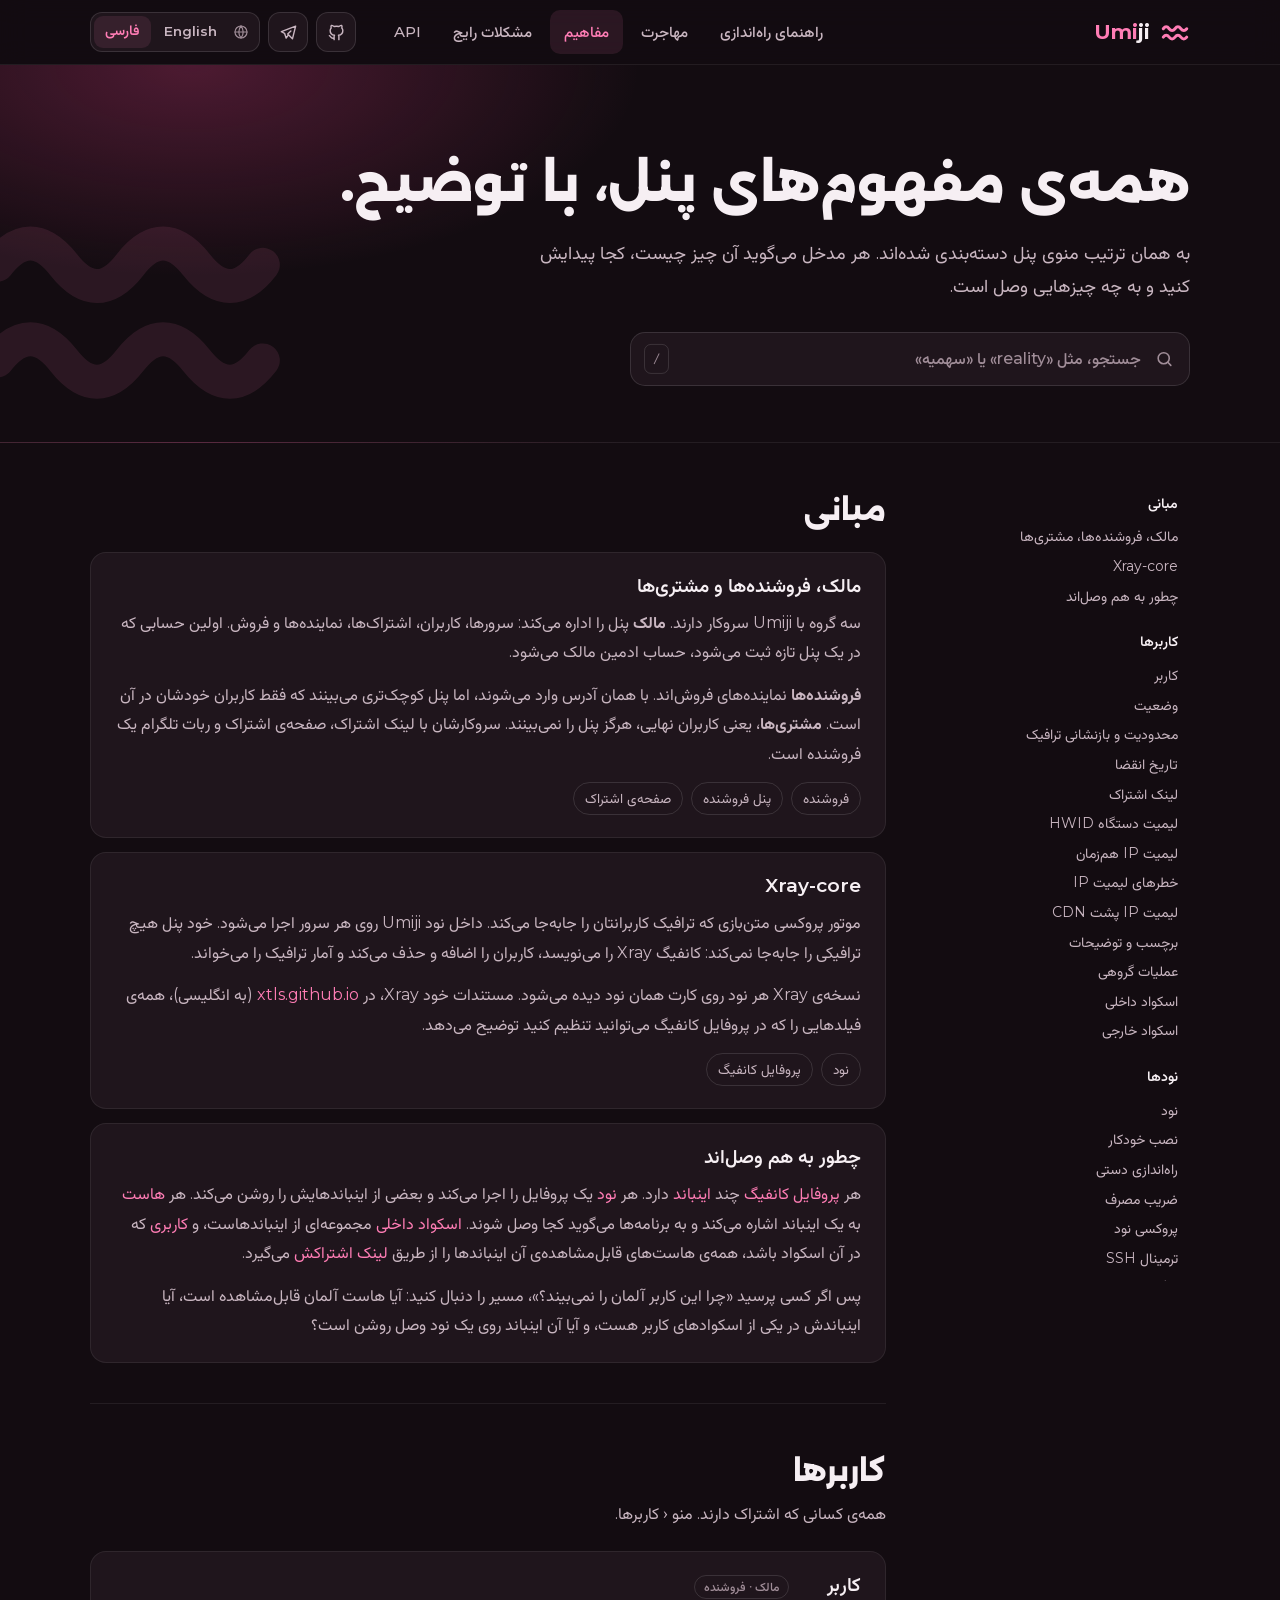
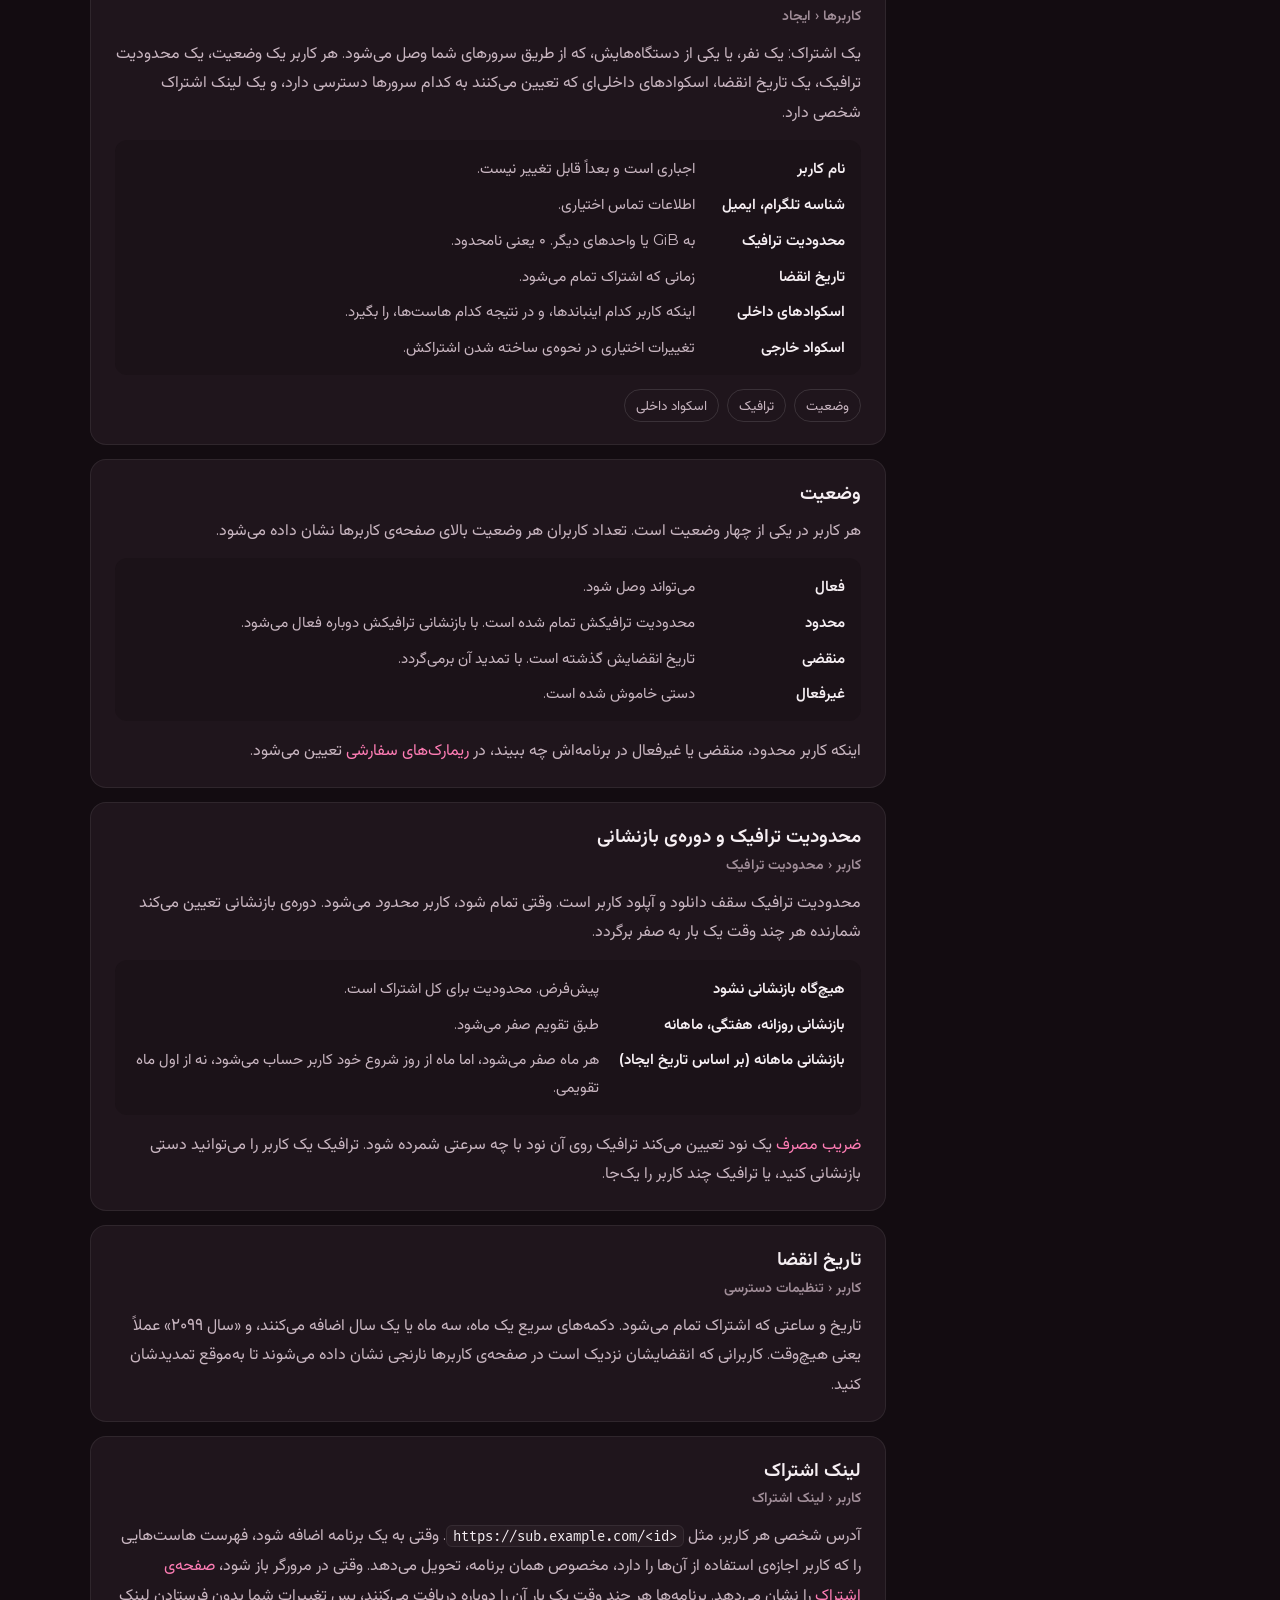
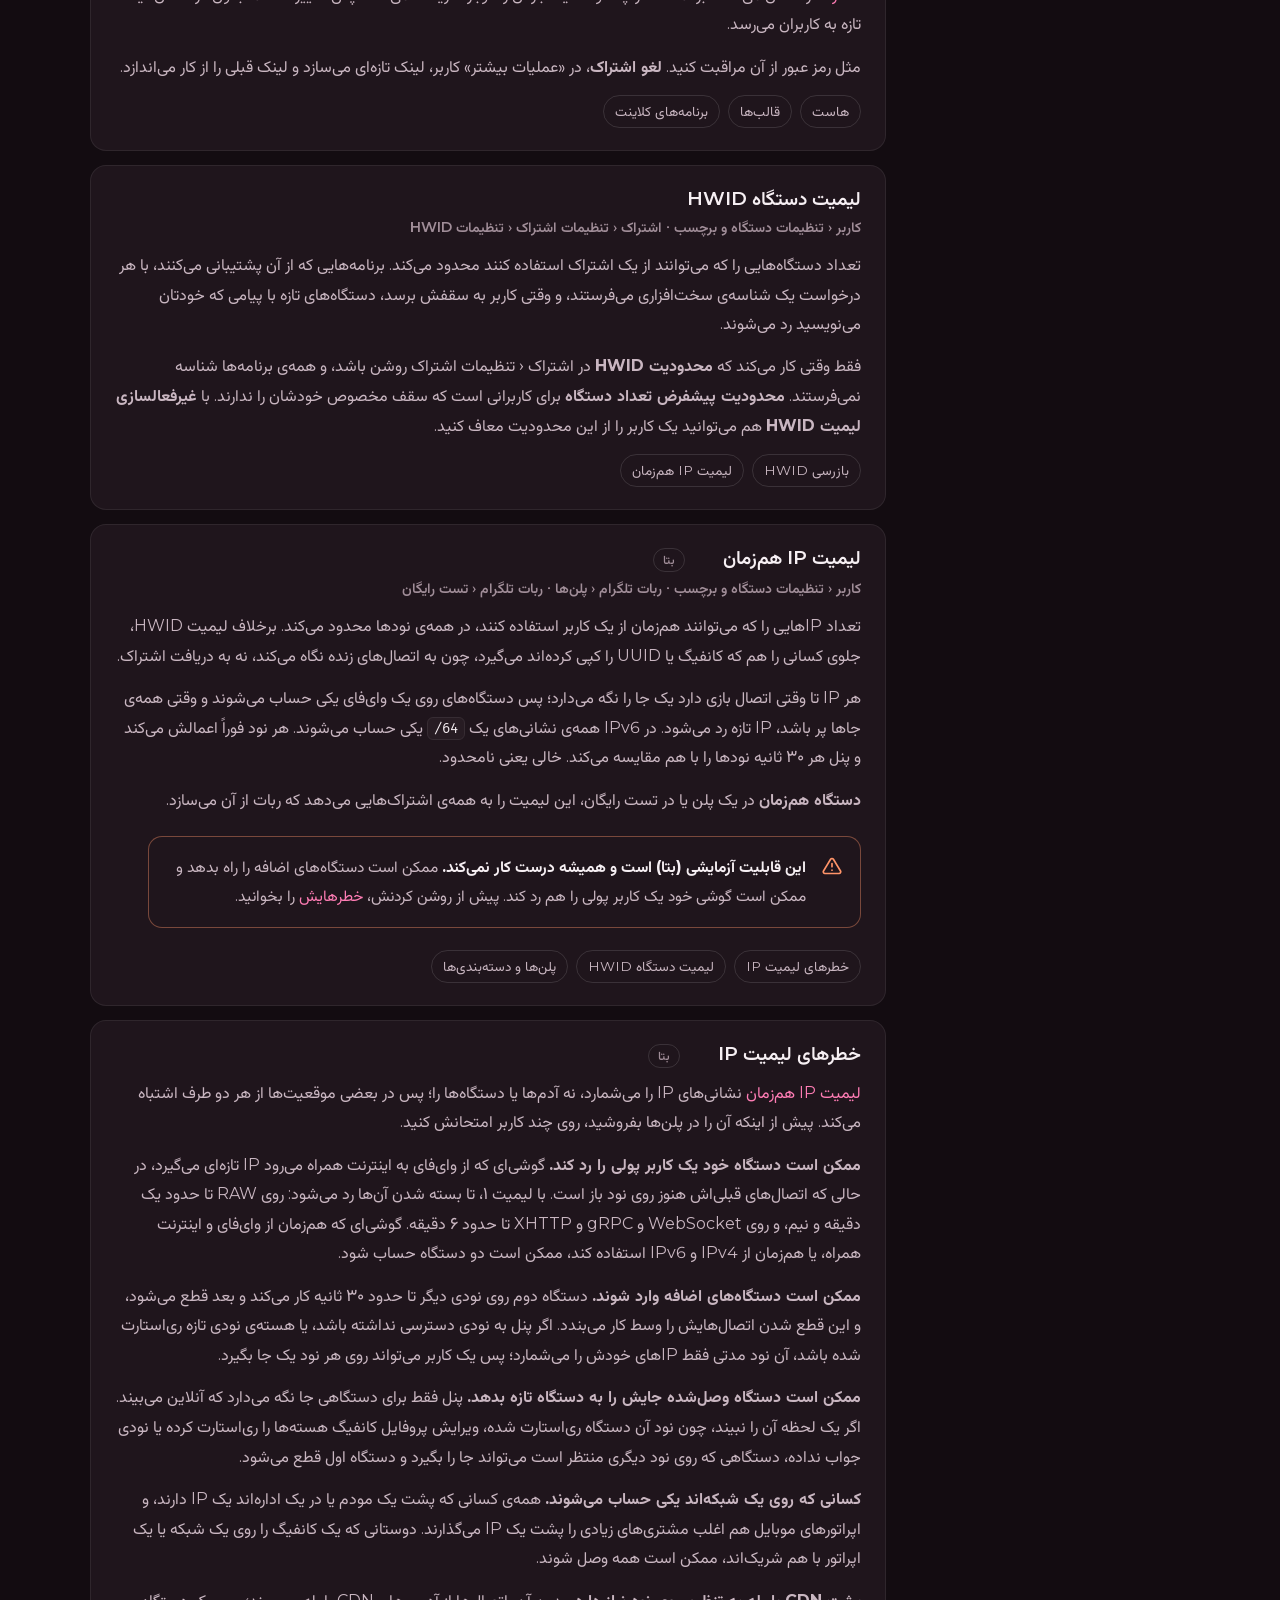
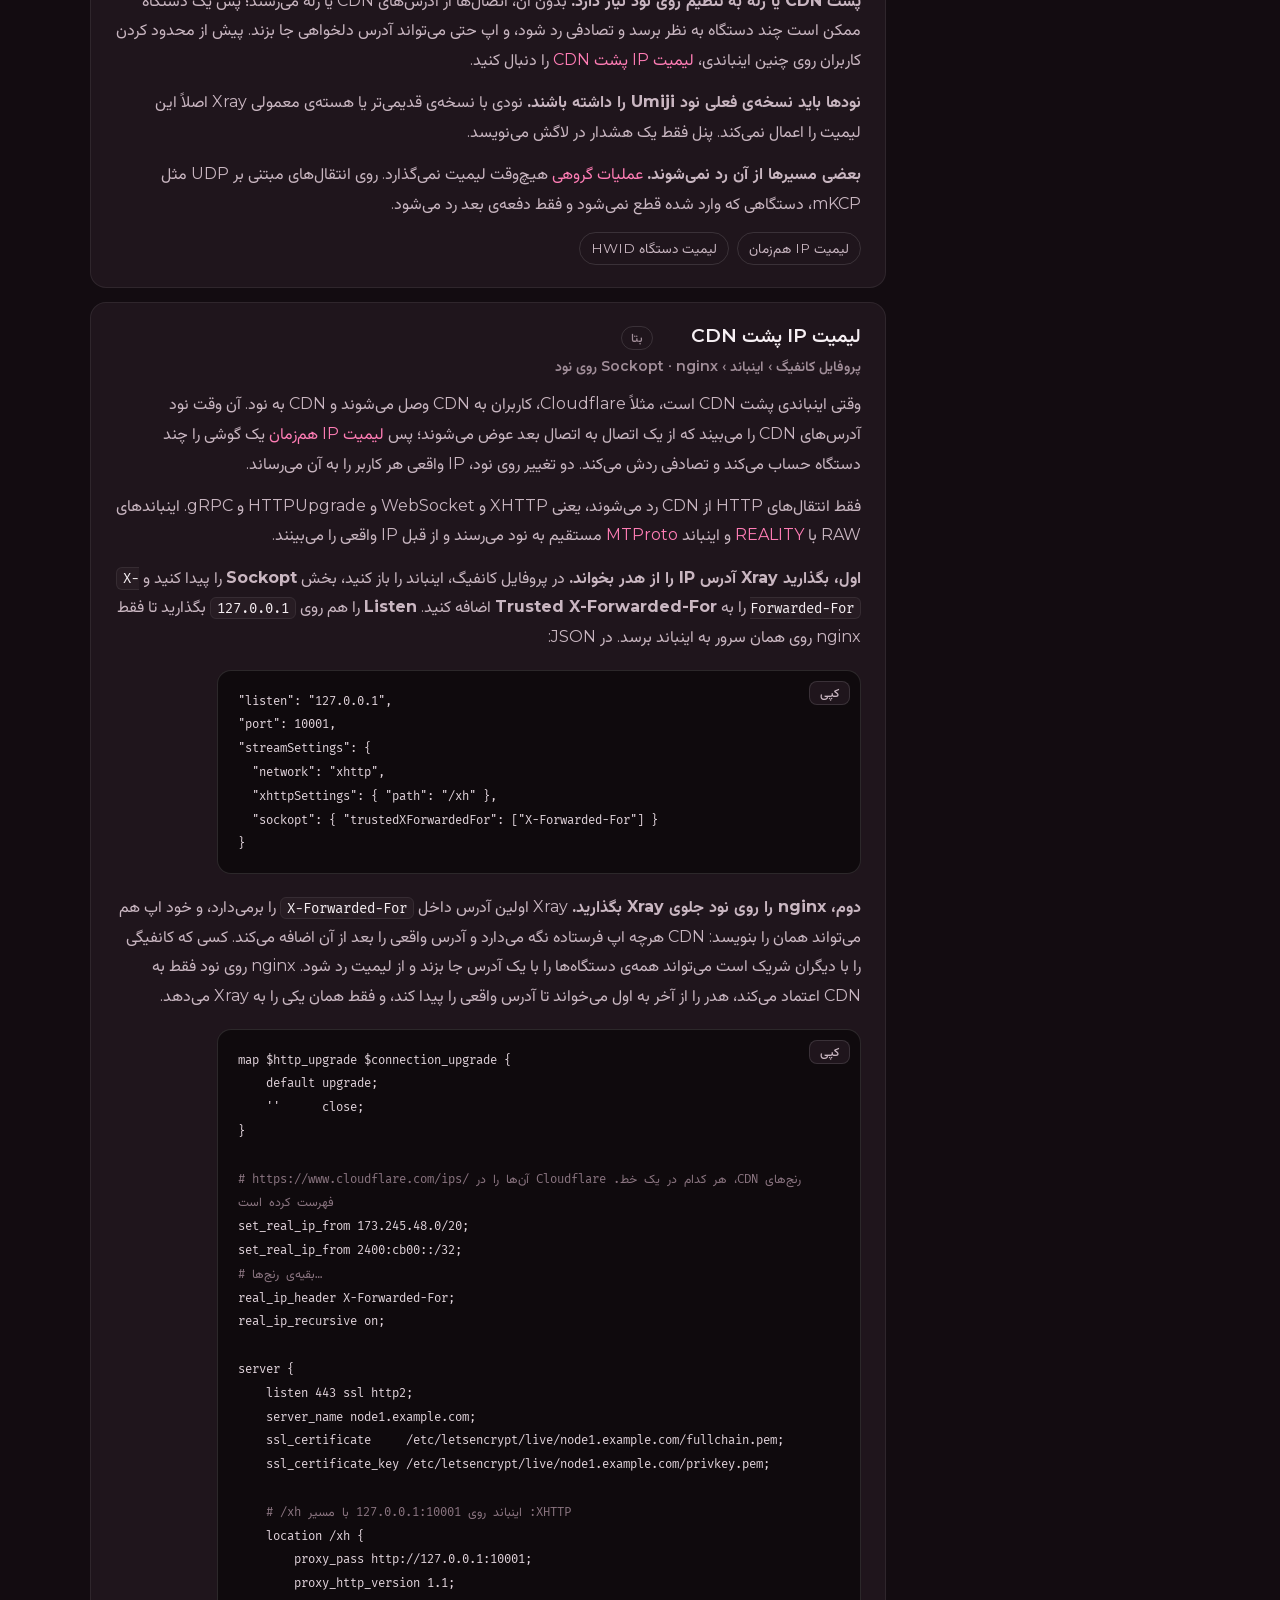
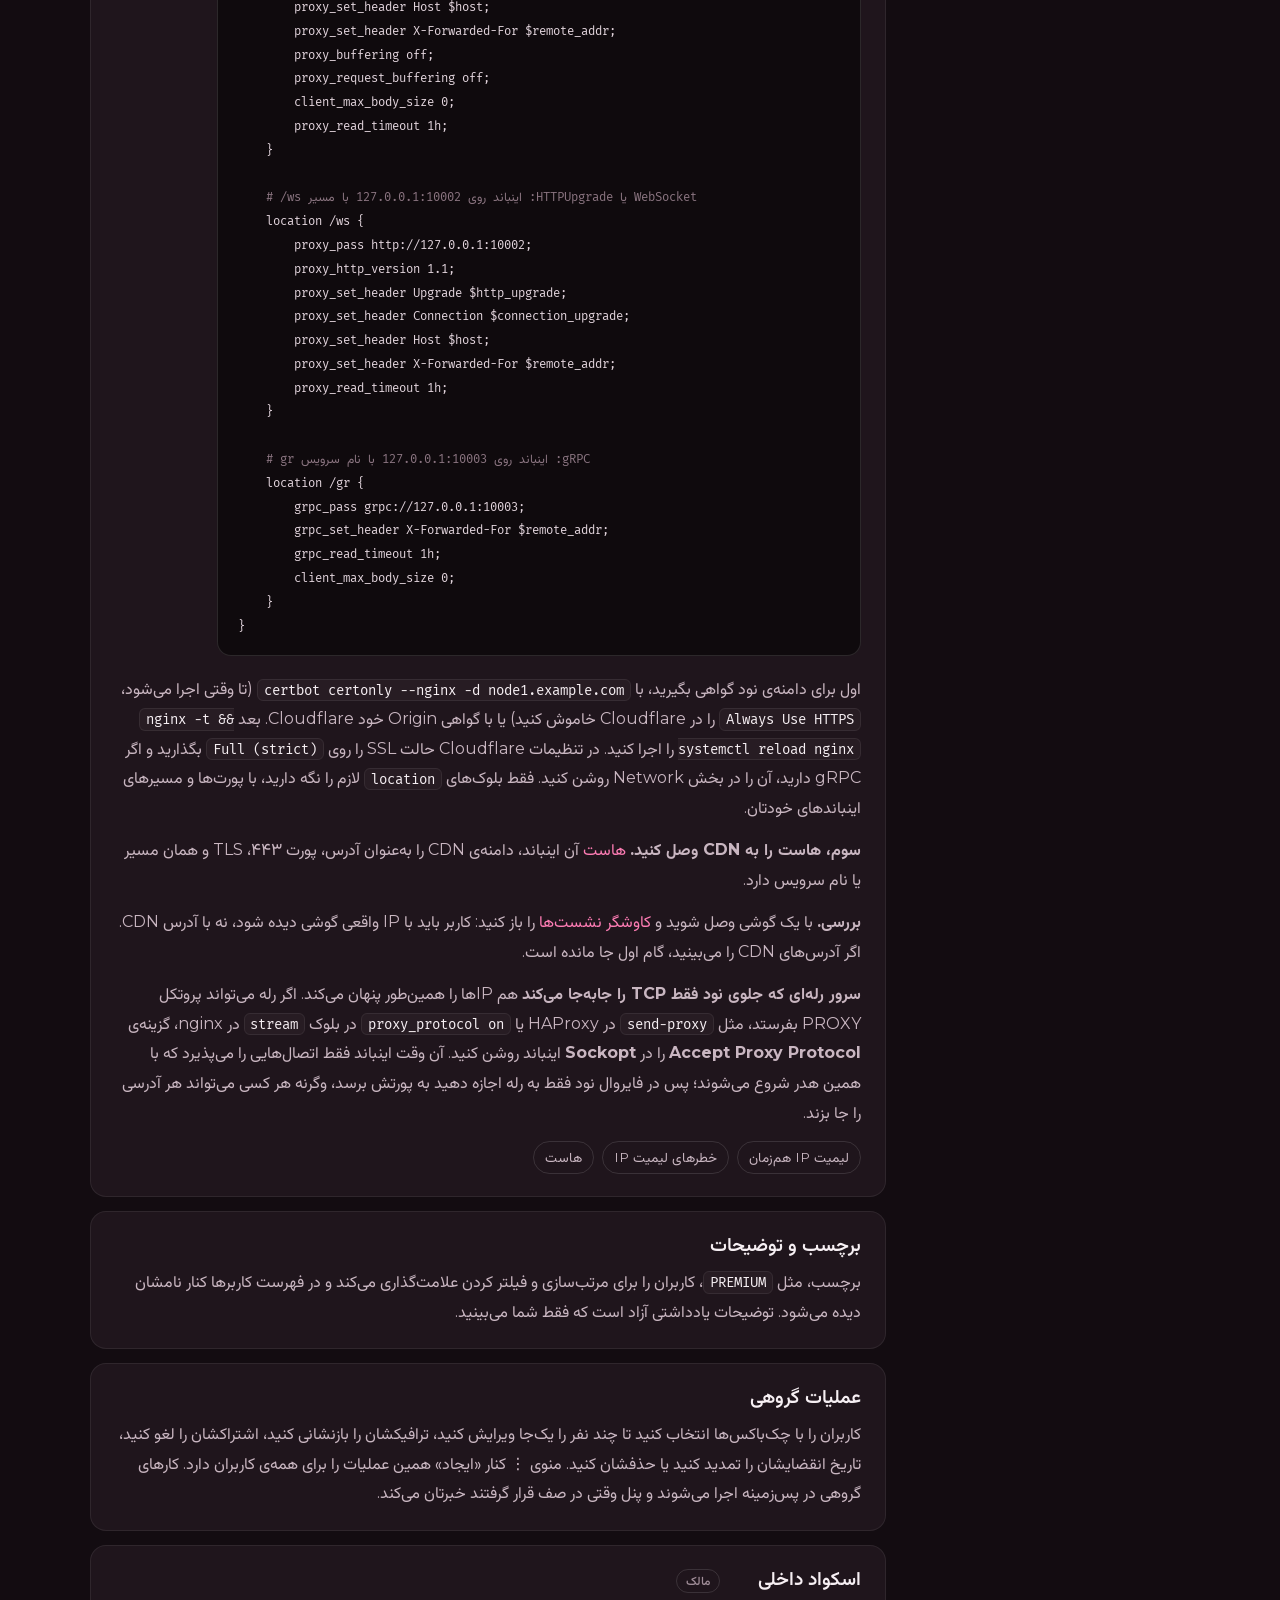
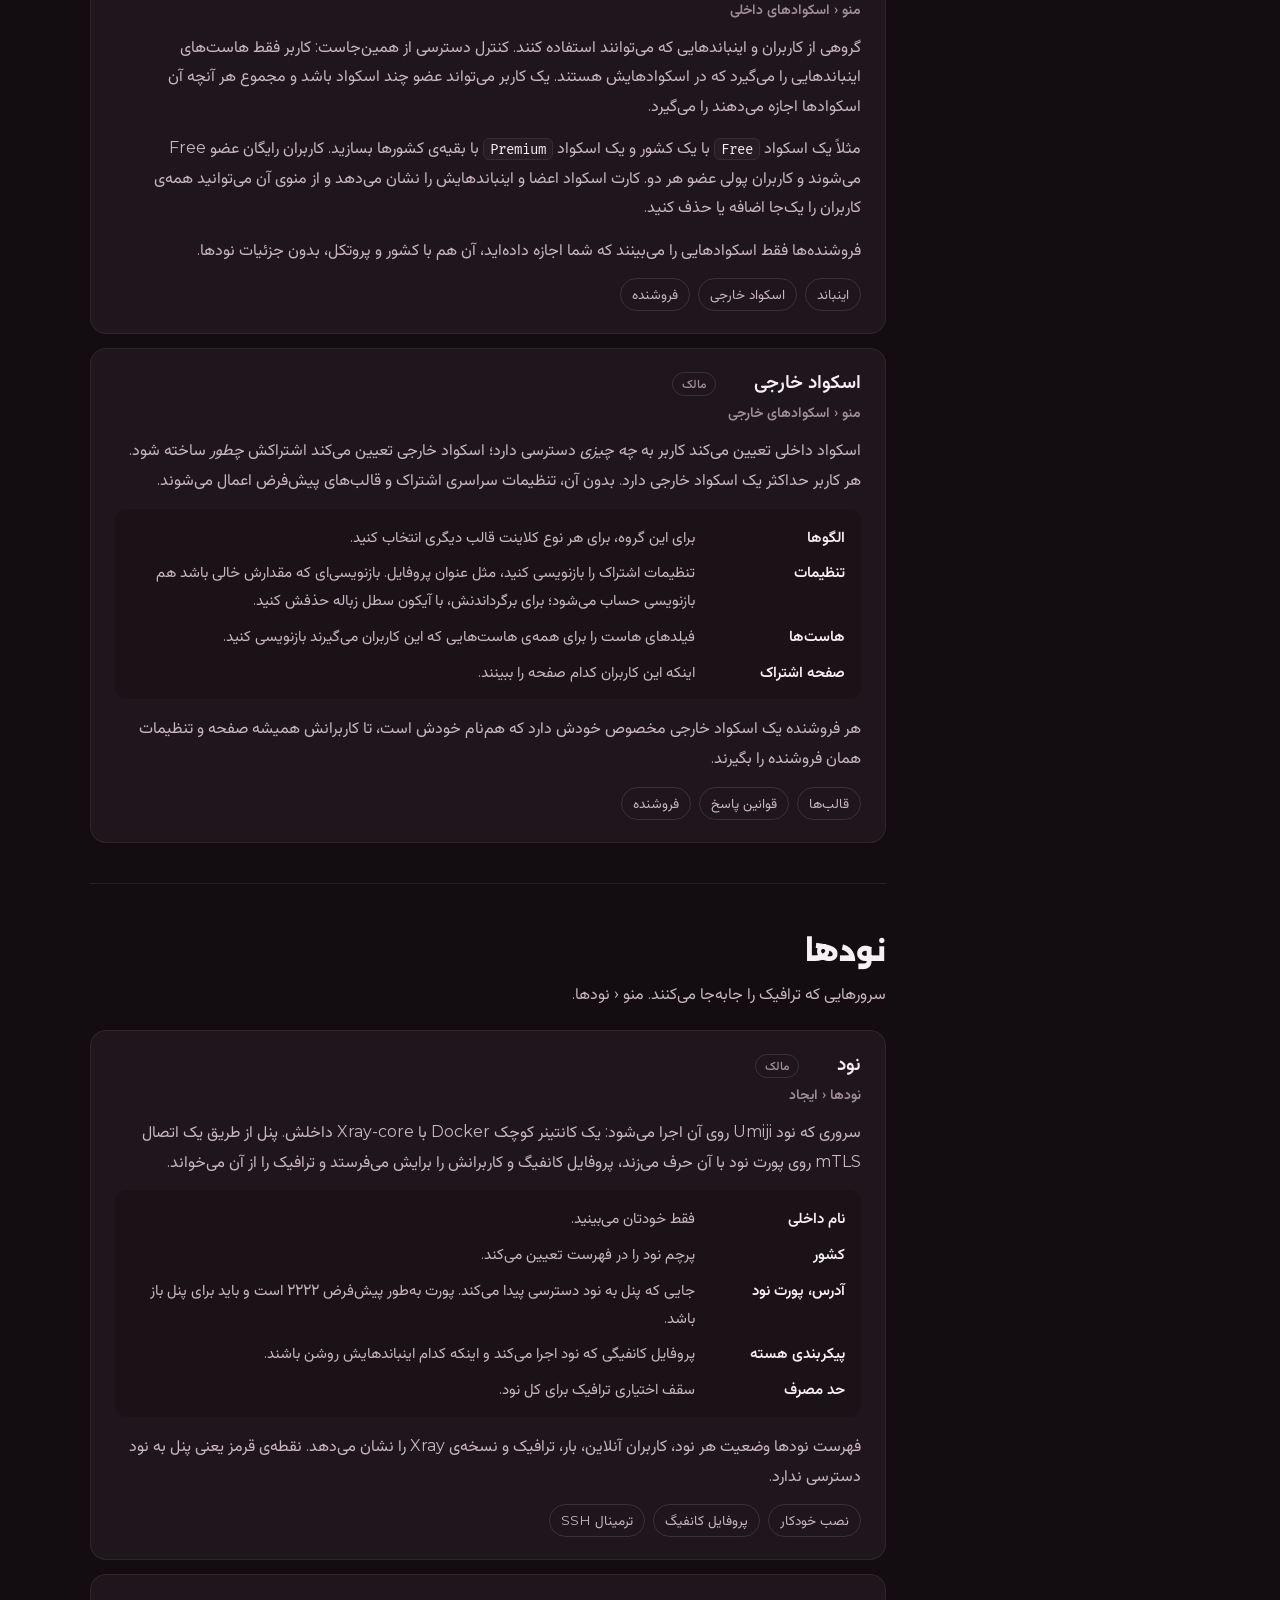
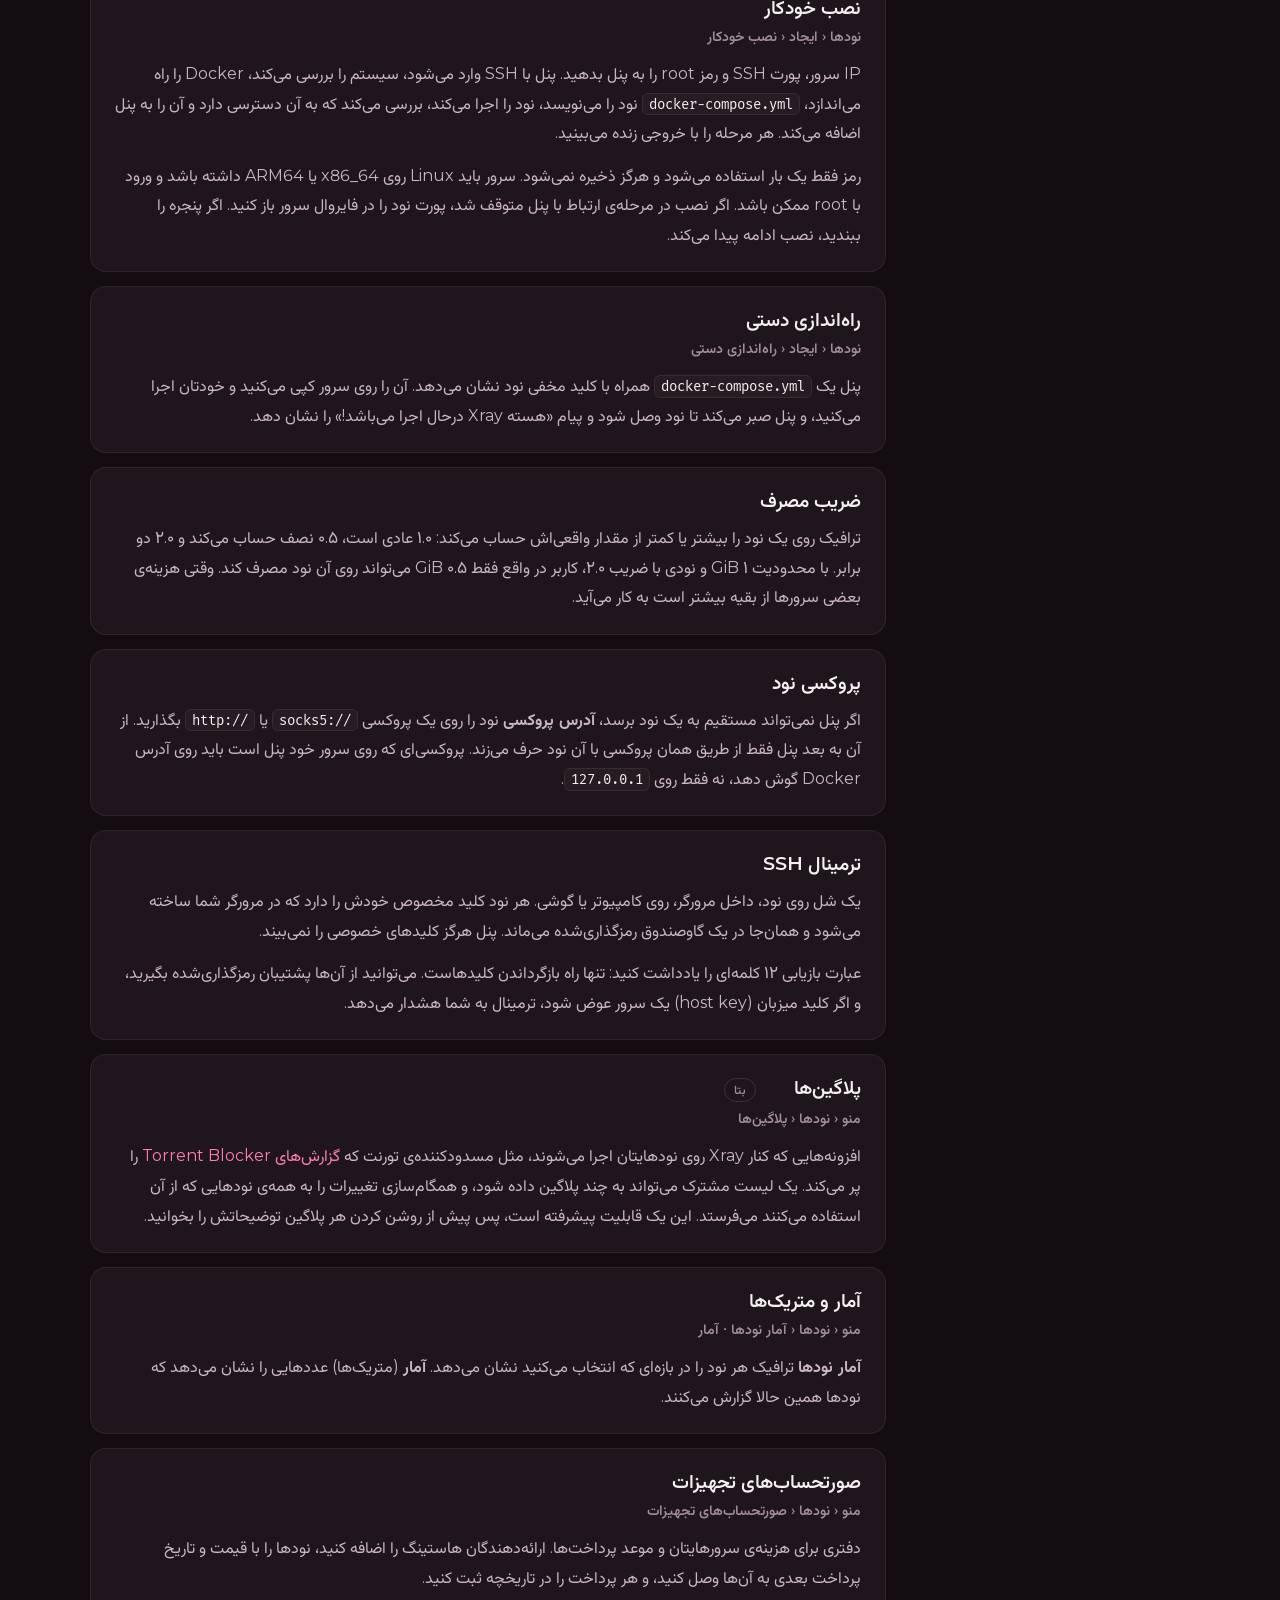
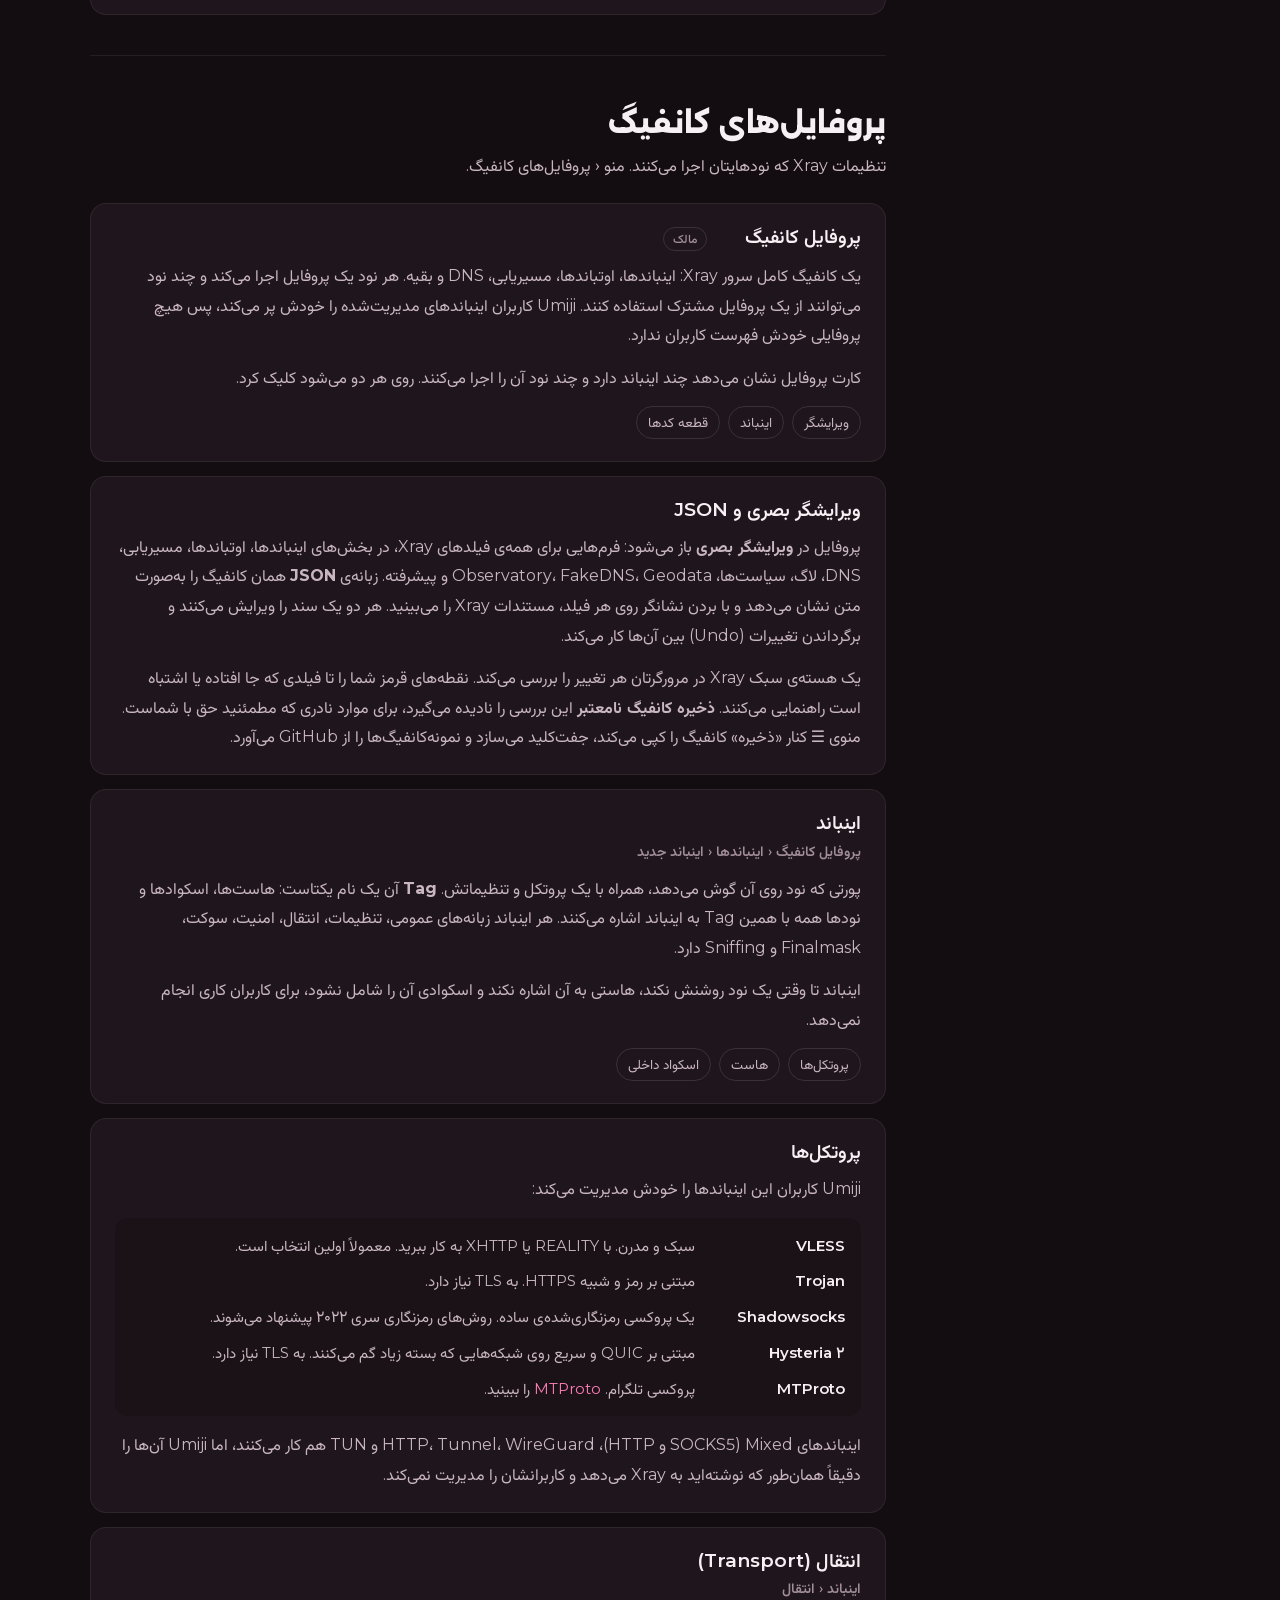
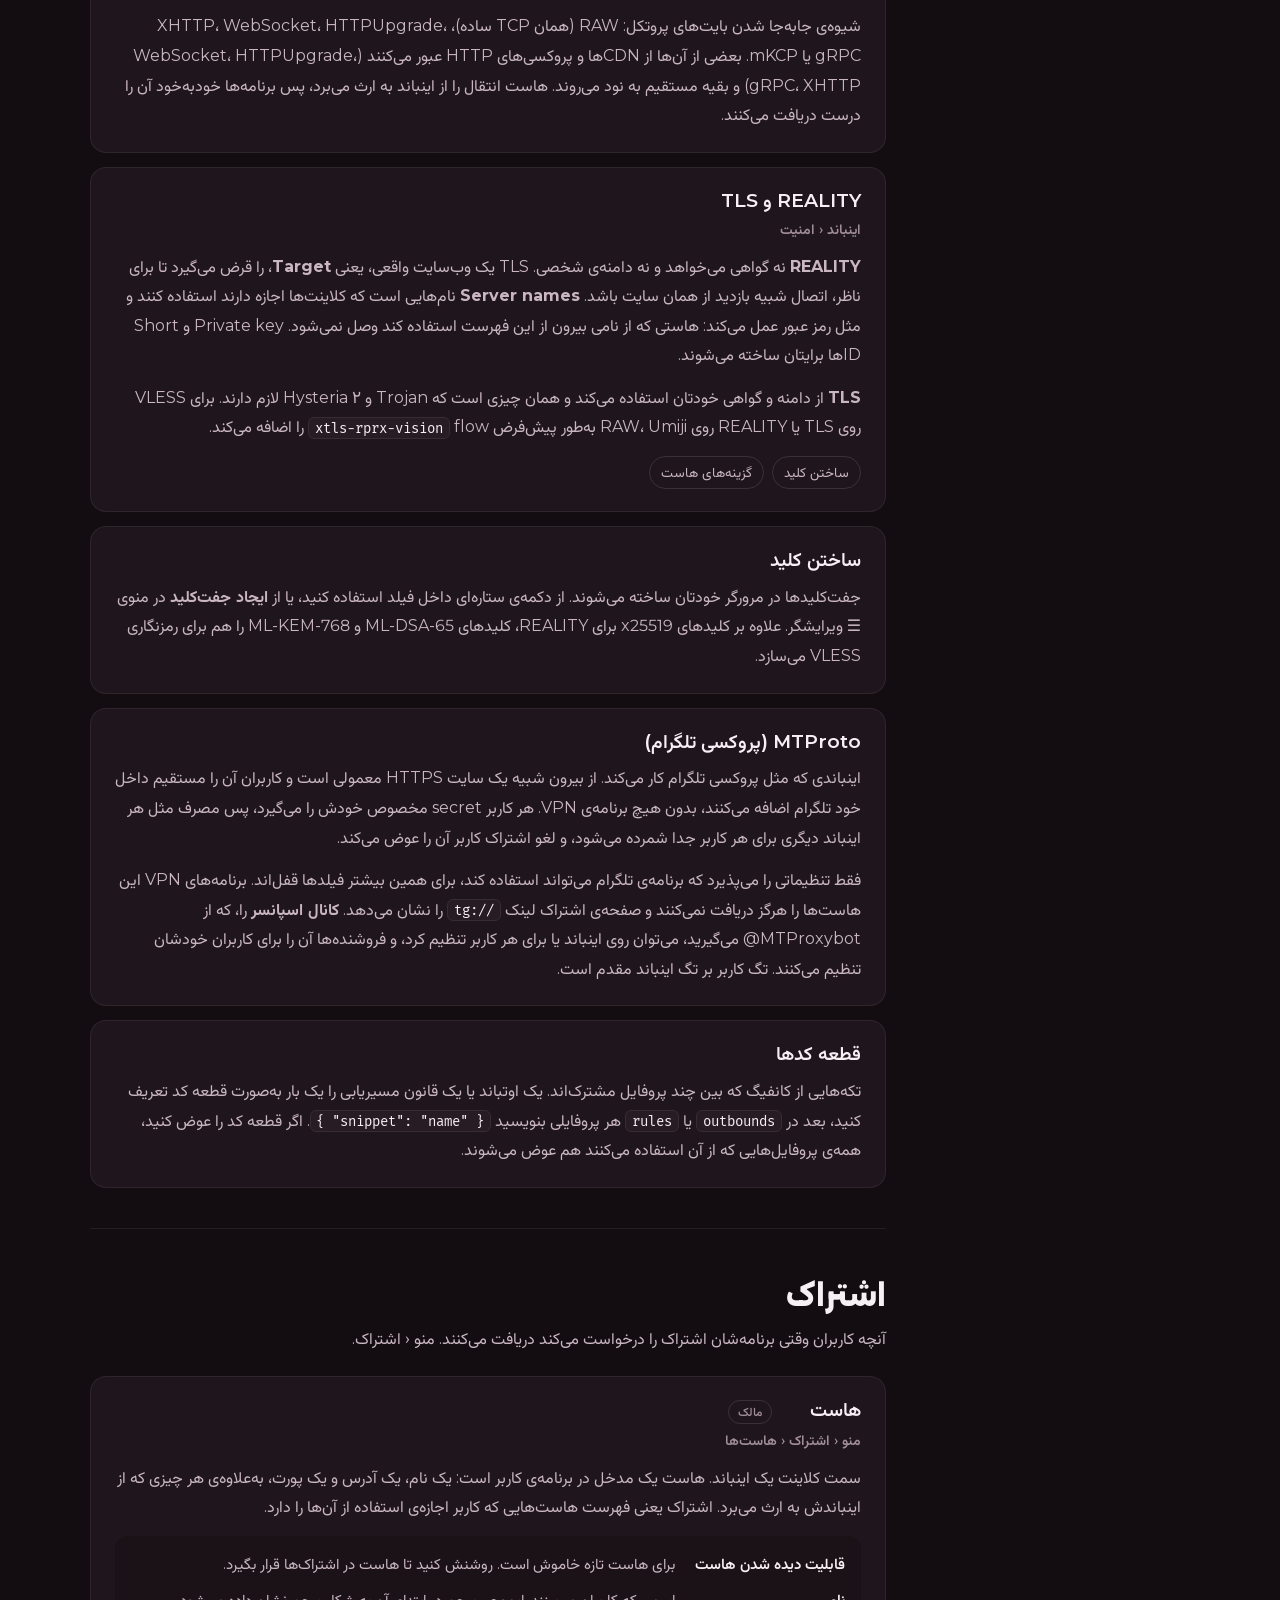
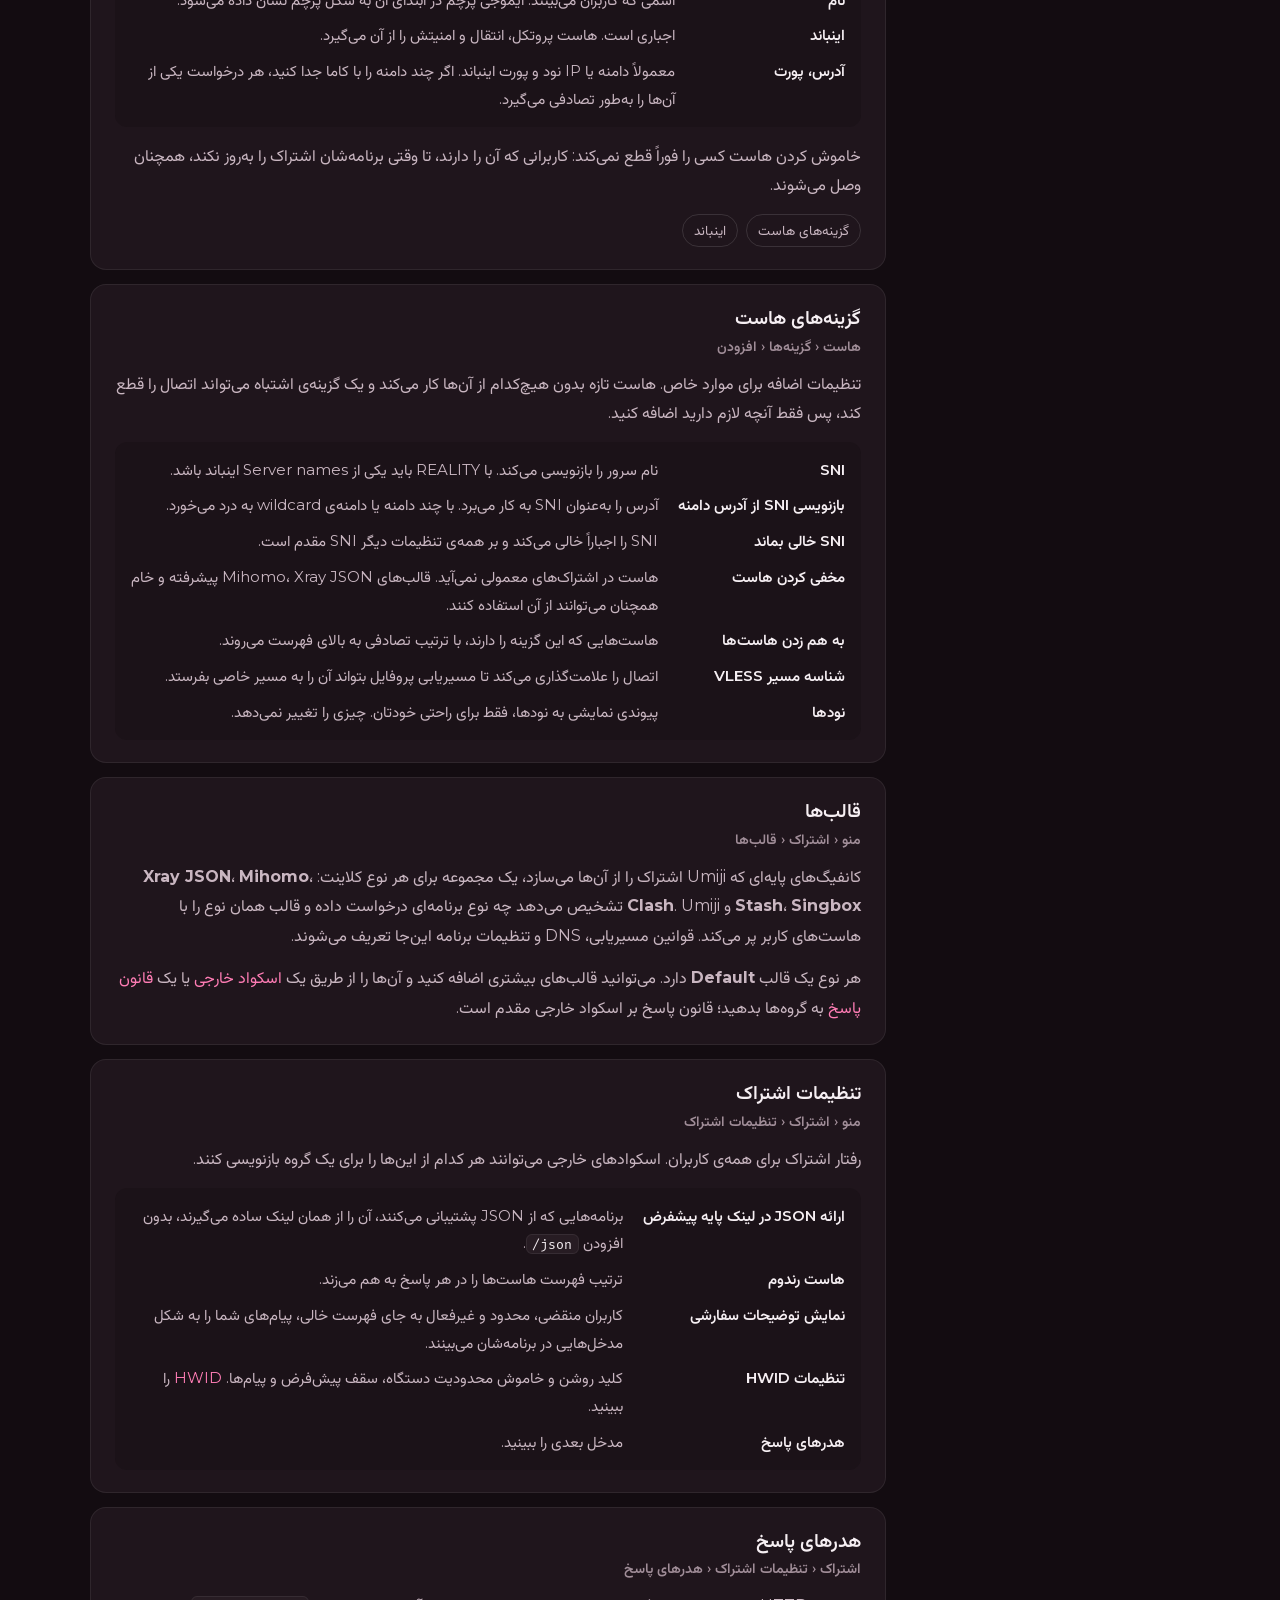
<file: docs/fa/concepts/index.html>
<!doctype html>
<html lang="fa" dir="rtl">
    <head>
        <meta charset="utf-8" />
        <meta name="viewport" content="width=device-width, initial-scale=1, viewport-fit=cover" />
        <title>مفاهیم · Umiji</title>
        <meta
            name="description"
            content="توضیح همه‌ی مفاهیم پنل Umiji: کاربرها، نودها، پروفایل‌های کانفیگ، اینباندها، هاست‌ها، اسکوادها، قالب‌ها، صفحه‌ی اشتراک، فروشنده‌ها، ربات‌های فروشگاه، ابزارها و تنظیمات."
        />
        <meta name="theme-color" content="#130C11" />
        <link rel="alternate" hreflang="en" href="https://umiji.wiki/concepts/" />
        <link rel="alternate" hreflang="fa" href="https://umiji.wiki/fa/concepts/" />
        <link rel="icon" href="../../assets/favicon.svg" type="image/svg+xml" />
        <link rel="icon" href="../../assets/favicon-32.png" sizes="32x32" type="image/png" />
        <link rel="apple-touch-icon" href="../../assets/apple-touch-icon.png" />
        <link rel="preconnect" href="https://fonts.googleapis.com" />
        <link rel="preconnect" href="https://fonts.gstatic.com" crossorigin />
        <link rel="preload" href="../../assets/fonts/umiji-persian-digits.woff2" as="font" type="font/woff2" crossorigin />
        <link
            rel="stylesheet"
            href="https://fonts.googleapis.com/css2?family=Fira+Mono:wght@400;500&family=Alexandria:wght@500..800&family=Vazirmatn:wght@400..800&display=swap"
        />
        <!-- only the two letters of 海路 -->
        <link rel="stylesheet" href="https://fonts.googleapis.com/css2?family=Noto+Sans+JP:wght@400;600&text=%E6%B5%B7%E8%B7%AF&display=swap" />
        <link rel="stylesheet" href="../../assets/site.css" />
    </head>
    <body>
        <a class="skip" href="#main">رفتن به محتوا</a>

        <header class="topbar">
            <div class="wrap">
                <a class="brand" href="../" aria-label="خانه‌ی ویکی Umiji">
                    <svg viewBox="0 0 16 16" fill="none" aria-hidden="true">
                        <g stroke="currentColor" stroke-linecap="round" stroke-linejoin="round" stroke-width="1.6">
                            <path d="M1.75 6.25q1.56-2 3.13 0t3.12 0t3.13 0t3.12 0" />
                            <path d="M1.75 10.75q1.56-2 3.13 0t3.12 0t3.13 0t3.12 0" />
                        </g>
                    </svg>
                    <span class="word" dir="ltr"><span class="umi">Umi</span><span class="ji">ji</span></span>
                </a>
                <nav class="nav" id="site-nav" aria-label="اصلی">
                    <a href="../guide/">راهنمای راه‌اندازی</a>
                    <a href="../migrate/">مهاجرت</a>
                    <a href="./" aria-current="page">مفاهیم</a>
                    <a href="../troubleshooting/">مشکلات رایج</a>
                    <a href="../api/">API</a>
                    <a class="tg-row" href="https://t.me/umijidev">کانال تلگرام</a>
                </nav>
                <div class="tools">
                    <a class="icon-btn gh" href="https://github.com/therewasluna/umiji" aria-label="Umiji در GitHub">
                        <svg viewBox="0 0 24 24" fill="none" stroke="currentColor" stroke-width="1.8" stroke-linecap="round" stroke-linejoin="round" aria-hidden="true"><path d="M9 19c-4.3 1.4-4.3-2.5-6-3m12 5v-3.5c0-1 .1-1.4-.5-2 2.8-.3 5.5-1.4 5.5-6a4.6 4.6 0 0 0-1.3-3.2 4.2 4.2 0 0 0-.1-3.2s-1.1-.3-3.5 1.3a12.3 12.3 0 0 0-6.2 0C6.5 2.8 5.4 3.1 5.4 3.1a4.2 4.2 0 0 0-.1 3.2A4.6 4.6 0 0 0 4 9.5c0 4.6 2.7 5.7 5.5 6-.6.6-.6 1.2-.5 2V21" /></svg>
                    </a>
                    <a class="icon-btn tg" href="https://t.me/umijidev" aria-label="Umiji در تلگرام">
                        <svg viewBox="0 0 24 24" fill="none" stroke="currentColor" stroke-width="1.8" stroke-linecap="round" stroke-linejoin="round" aria-hidden="true"><path d="M15 10l-4 4l6 6l4-16l-18 7l4 2l2 6l3-4" /></svg>
                    </a>
                    <div class="lang" role="group" aria-label="زبان">
                        <svg viewBox="0 0 24 24" fill="none" stroke="currentColor" stroke-width="1.8" stroke-linecap="round" stroke-linejoin="round" aria-hidden="true"><circle cx="12" cy="12" r="9" /><path d="M3 12h18M12 3a14 14 0 0 1 0 18M12 3a14 14 0 0 0 0 18" /></svg>
                        <a href="../../concepts/" lang="en" hreflang="en">English</a>
                        <a href="./" lang="fa" aria-current="page">فارسی</a>
                    </div>
                    <button class="icon-btn menu-btn" type="button" aria-expanded="false" aria-controls="site-nav" aria-label="منو"><i></i><i></i></button>
                </div>
            </div>
        </header>

        <main id="main">
            <div class="page-head">
                <div class="wrap">
                    <h1>همه‌ی مفهوم‌های پنل، با توضیح.</h1>
                    <p>
                        به همان ترتیب منوی پنل دسته‌بندی شده‌اند. هر مدخل می‌گوید آن چیز چیست، کجا پیدایش کنید و به چه
                        چیزهایی وصل است.
                    </p>
                    <label class="search">
                        <svg viewBox="0 0 24 24" fill="none" stroke="currentColor" stroke-width="2" stroke-linecap="round" stroke-linejoin="round" aria-hidden="true"><circle cx="11" cy="11" r="7" /><path d="M20 20l-3.5-3.5" /></svg>
                        <input id="concept-search" type="search" placeholder="جستجو، مثل «reality» یا «سهمیه»" aria-label="جستجوی مفاهیم" autocomplete="off" />
                        <kbd aria-hidden="true">/</kbd>
                    </label>
                </div>
                <svg class="waves" viewBox="0 0 16 16" fill="none" aria-hidden="true"><g stroke="currentColor" stroke-linecap="round" stroke-width="1.6"><path d="M1.75 6.25q1.56-2 3.13 0t3.12 0t3.13 0t3.12 0" /><path d="M1.75 10.75q1.56-2 3.13 0t3.12 0t3.13 0t3.12 0" /></g></svg>
            </div>

            <div class="wrap docs">
                <aside class="toc collapsible" aria-label="مفاهیم">
                    <button class="toc-toggle" type="button" aria-expanded="false">
                        همه‌ی مفاهیم
                        <svg viewBox="0 0 24 24" fill="none" stroke="currentColor" stroke-width="2" stroke-linecap="round" stroke-linejoin="round" aria-hidden="true"><path d="M6 9l6 6 6-6" /></svg>
                    </button>
                    <div class="group"><span>مبانی</span><ul>
                        <li><a href="#roles">مالک، فروشنده‌ها، مشتری‌ها</a></li>
                        <li><a href="#xray">Xray-core</a></li>
                        <li><a href="#route">چطور به هم وصل‌اند</a></li>
                    </ul></div>
                    <div class="group"><span>کاربرها</span><ul>
                        <li><a href="#user">کاربر</a></li>
                        <li><a href="#user-status">وضعیت</a></li>
                        <li><a href="#traffic">محدودیت و بازنشانی ترافیک</a></li>
                        <li><a href="#expiry">تاریخ انقضا</a></li>
                        <li><a href="#subscription-link">لینک اشتراک</a></li>
                        <li><a href="#hwid">لیمیت دستگاه HWID</a></li>
                        <li><a href="#ip-limit">لیمیت IP هم‌زمان</a></li>
                        <li><a href="#ip-limit-risks">خطرهای لیمیت IP</a></li>
                        <li><a href="#ip-limit-cdn">لیمیت IP پشت CDN</a></li>
                        <li><a href="#tags">برچسب و توضیحات</a></li>
                        <li><a href="#bulk">عملیات گروهی</a></li>
                        <li><a href="#internal-squad">اسکواد داخلی</a></li>
                        <li><a href="#external-squad">اسکواد خارجی</a></li>
                    </ul></div>
                    <div class="group"><span>نودها</span><ul>
                        <li><a href="#node">نود</a></li>
                        <li><a href="#auto-install">نصب خودکار</a></li>
                        <li><a href="#manual-setup">راه‌اندازی دستی</a></li>
                        <li><a href="#consumption">ضریب مصرف</a></li>
                        <li><a href="#node-proxy">پروکسی نود</a></li>
                        <li><a href="#ssh">ترمینال SSH</a></li>
                        <li><a href="#plugins">پلاگین‌ها</a></li>
                        <li><a href="#node-stats">آمار و متریک‌ها</a></li>
                        <li><a href="#infra-billing">صورتحساب‌های تجهیزات</a></li>
                    </ul></div>
                    <div class="group"><span>پروفایل‌های کانفیگ</span><ul>
                        <li><a href="#config-profile">پروفایل کانفیگ</a></li>
                        <li><a href="#editor">ویرایشگر بصری و JSON</a></li>
                        <li><a href="#inbound">اینباند</a></li>
                        <li><a href="#protocols">پروتکل‌ها</a></li>
                        <li><a href="#transport">انتقال (Transport)</a></li>
                        <li><a href="#reality">REALITY و TLS</a></li>
                        <li><a href="#keys">ساختن کلید</a></li>
                        <li><a href="#mtproto">MTProto (تلگرام)</a></li>
                        <li><a href="#snippets">قطعه کدها</a></li>
                    </ul></div>
                    <div class="group"><span>اشتراک</span><ul>
                        <li><a href="#host">هاست</a></li>
                        <li><a href="#host-options">گزینه‌های هاست</a></li>
                        <li><a href="#templates">قالب‌ها</a></li>
                        <li><a href="#subscription-settings">تنظیمات اشتراک</a></li>
                        <li><a href="#response-headers">هدرهای پاسخ</a></li>
                        <li><a href="#response-rules">قوانین پاسخ</a></li>
                        <li><a href="#subscription-page">صفحه‌ی اشتراک</a></li>
                        <li><a href="#client-app">برنامه‌های کلاینت</a></li>
                    </ul></div>
                    <div class="group"><span>فروشنده‌ها و فروش</span><ul>
                        <li><a href="#broker">فروشنده</a></li>
                        <li><a href="#broker-panel">پنل فروشنده</a></li>
                        <li><a href="#telegram-bot">ربات فروشگاه تلگرام</a></li>
                        <li><a href="#plans">پلن‌ها و دسته‌بندی‌ها</a></li>
                        <li><a href="#payments">کیف پول، پرداخت، رسید</a></li>
                        <li><a href="#orders">سفارش‌ها</a></li>
                        <li><a href="#referrals">دعوت از دوستان</a></li>
                        <li><a href="#trial">تست رایگان</a></li>
                        <li><a href="#channels">کانال‌های اجباری</a></li>
                        <li><a href="#bot-texts">متن‌ها و زبان‌ها</a></li>
                        <li><a href="#bot-stats">آمار ربات</a></li>
                        <li><a href="#broadcast">پیام همگانی ربات‌ها</a></li>
                    </ul></div>
                    <div class="group"><span>ابزارها</span><ul>
                        <li><a href="#hwid-inspector">بازرسی HWID</a></li>
                        <li><a href="#srh-inspector">بازرسی SRH</a></li>
                        <li><a href="#torrent-reports">گزارش‌های Torrent Blocker</a></li>
                        <li><a href="#sessions">کاوشگر نشست‌ها</a></li>
                        <li><a href="#http-stats">آمار HTTP</a></li>
                        <li><a href="#quick-open">باز کردن سریع</a></li>
                    </ul></div>
                    <div class="group"><span>تنظیمات</span><ul>
                        <li><a href="#umiji-settings">تنظیمات Umiji</a></li>
                        <li><a href="#auth">روش‌های احراز هویت</a></li>
                        <li><a href="#api-tokens">توکن‌های API</a></li>
                        <li><a href="#branding">برندینگ</a></li>
                        <li><a href="#languages">زبان‌ها</a></li>
                        <li><a href="#home">داشبورد خانه</a></li>
                    </ul></div>
                </aside>

                <div>
                    <!-- BASICS -->
                    <section class="group-block" id="basics">
                        <div class="group-title">
                            <h2>مبانی</h2>
                        </div>
                        <div class="concepts">
                            <article class="concept" id="roles">
                                <h3>مالک، فروشنده‌ها و مشتری‌ها <a class="anchor" href="#roles" aria-label="لینک به این مفهوم">#</a></h3>
                                <p>سه گروه با Umiji سروکار دارند. <strong>مالک</strong> پنل را اداره می‌کند: سرورها، کاربران، اشتراک‌ها، نماینده‌ها و فروش. اولین حسابی که در یک پنل تازه ثبت می‌شود، حساب ادمین مالک می‌شود.</p>
                                <p><strong>فروشنده‌ها</strong> نماینده‌های فروش‌اند. با همان آدرس وارد می‌شوند، اما پنل کوچک‌تری می‌بینند که فقط کاربران خودشان در آن است. <strong>مشتری‌ها</strong>، یعنی کاربران نهایی، هرگز پنل را نمی‌بینند. سروکارشان با لینک اشتراک، صفحه‌ی اشتراک و ربات تلگرام یک فروشنده است.</p>
                                <div class="related"><a href="#broker">فروشنده</a><a href="#broker-panel">پنل فروشنده</a><a href="#subscription-page">صفحه‌ی اشتراک</a></div>
                            </article>
                            <article class="concept" id="xray">
                                <h3>Xray-core <a class="anchor" href="#xray" aria-label="لینک به این مفهوم">#</a></h3>
                                <p>موتور پروکسی متن‌بازی که ترافیک کاربرانتان را جابه‌جا می‌کند. داخل نود Umiji روی هر سرور اجرا می‌شود. خود پنل هیچ ترافیکی را جابه‌جا نمی‌کند: کانفیگ Xray را می‌نویسد، کاربران را اضافه و حذف می‌کند و آمار ترافیک را می‌خواند.</p>
                                <p>نسخه‌ی Xray هر نود روی کارت همان نود دیده می‌شود. مستندات خود Xray، در <a href="https://xtls.github.io/en/config/">xtls.github.io</a> (به انگلیسی)، همه‌ی فیلدهایی را که در پروفایل کانفیگ می‌توانید تنظیم کنید توضیح می‌دهد.</p>
                                <div class="related"><a href="#node">نود</a><a href="#config-profile">پروفایل کانفیگ</a></div>
                            </article>
                            <article class="concept" id="route">
                                <h3>چطور به هم وصل‌اند <a class="anchor" href="#route" aria-label="لینک به این مفهوم">#</a></h3>
                                <p>هر <a href="#config-profile">پروفایل کانفیگ</a> چند <a href="#inbound">اینباند</a> دارد. هر <a href="#node">نود</a> یک پروفایل را اجرا می‌کند و بعضی از اینباندهایش را روشن می‌کند. هر <a href="#host">هاست</a> به یک اینباند اشاره می‌کند و به برنامه‌ها می‌گوید کجا وصل شوند. <a href="#internal-squad">اسکواد داخلی</a> مجموعه‌ای از اینباندهاست، و <a href="#user">کاربری</a> که در آن اسکواد باشد، همه‌ی هاست‌های قابل‌مشاهده‌ی آن اینباندها را از طریق <a href="#subscription-link">لینک اشتراکش</a> می‌گیرد.</p>
                                <p>پس اگر کسی پرسید «چرا این کاربر آلمان را نمی‌بیند؟»، مسیر را دنبال کنید: آیا هاست آلمان قابل‌مشاهده است، آیا اینباندش در یکی از اسکوادهای کاربر هست، و آیا آن اینباند روی یک نود وصل روشن است؟</p>
                            </article>
                        </div>
                    </section>

                    <!-- USERS -->
                    <section class="group-block" id="users">
                        <div class="group-title">
                            <h2>کاربرها</h2>
                        </div>
                        <p>همه‌ی کسانی که اشتراک دارند. منو ‹ کاربرها.</p>
                        <div class="concepts">
                            <article class="concept" id="user">
                                <h3>کاربر <a class="anchor" href="#user" aria-label="لینک به این مفهوم">#</a> <span class="who">مالک · فروشنده</span></h3>
                                <span class="where">کاربرها ‹ ایجاد</span>
                                <p>یک اشتراک: یک نفر، یا یکی از دستگاه‌هایش، که از طریق سرورهای شما وصل می‌شود. هر کاربر یک وضعیت، یک محدودیت ترافیک، یک تاریخ انقضا، اسکوادهای داخلی‌ای که تعیین می‌کنند به کدام سرورها دسترسی دارد، و یک لینک اشتراک شخصی دارد.</p>
                                <dl>
                                    <dt>نام کاربر</dt><dd>اجباری است و بعداً قابل تغییر نیست.</dd>
                                    <dt>شناسه تلگرام، ایمیل</dt><dd>اطلاعات تماس اختیاری.</dd>
                                    <dt>محدودیت ترافیک</dt><dd>به GiB یا واحدهای دیگر. 0 یعنی نامحدود.</dd>
                                    <dt>تاریخ انقضا</dt><dd>زمانی که اشتراک تمام می‌شود.</dd>
                                    <dt>اسکوادهای داخلی</dt><dd>اینکه کاربر کدام اینباندها، و در نتیجه کدام هاست‌ها، را بگیرد.</dd>
                                    <dt>اسکواد خارجی</dt><dd>تغییرات اختیاری در نحوه‌ی ساخته شدن اشتراکش.</dd>
                                </dl>
                                <div class="related"><a href="#user-status">وضعیت</a><a href="#traffic">ترافیک</a><a href="#internal-squad">اسکواد داخلی</a></div>
                            </article>
                            <article class="concept" id="user-status">
                                <h3>وضعیت <a class="anchor" href="#user-status" aria-label="لینک به این مفهوم">#</a></h3>
                                <p>هر کاربر در یکی از چهار وضعیت است. تعداد کاربران هر وضعیت بالای صفحه‌ی کاربرها نشان داده می‌شود.</p>
                                <dl>
                                    <dt>فعال</dt><dd>می‌تواند وصل شود.</dd>
                                    <dt>محدود</dt><dd>محدودیت ترافیکش تمام شده است. با بازنشانی ترافیکش دوباره فعال می‌شود.</dd>
                                    <dt>منقضی</dt><dd>تاریخ انقضایش گذشته است. با تمدید آن برمی‌گردد.</dd>
                                    <dt>غیرفعال</dt><dd>دستی خاموش شده است.</dd>
                                </dl>
                                <p>اینکه کاربر محدود، منقضی یا غیرفعال در برنامه‌اش چه ببیند، در <a href="#subscription-settings">ریمارک‌های سفارشی</a> تعیین می‌شود.</p>
                            </article>
                            <article class="concept" id="traffic">
                                <h3>محدودیت ترافیک و دوره‌ی بازنشانی <a class="anchor" href="#traffic" aria-label="لینک به این مفهوم">#</a></h3>
                                <span class="where">کاربر ‹ محدودیت ترافیک</span>
                                <p>محدودیت ترافیک سقف دانلود و آپلود کاربر است. وقتی تمام شود، کاربر <em>محدود</em> می‌شود. دوره‌ی بازنشانی تعیین می‌کند شمارنده هر چند وقت یک بار به صفر برگردد.</p>
                                <dl>
                                    <dt>هیچ‌گاه بازنشانی نشود</dt><dd>پیش‌فرض. محدودیت برای کل اشتراک است.</dd>
                                    <dt>بازنشانی روزانه، هفتگی، ماهانه</dt><dd>طبق تقویم صفر می‌شود.</dd>
                                    <dt>بازنشانی ماهانه (بر اساس تاریخ ایجاد)</dt><dd>هر ماه صفر می‌شود، اما ماه از روز شروع خود کاربر حساب می‌شود، نه از اول ماه تقویمی.</dd>
                                </dl>
                                <p><a href="#consumption">ضریب مصرف</a> یک نود تعیین می‌کند ترافیک روی آن نود با چه سرعتی شمرده شود. ترافیک یک کاربر را می‌توانید دستی بازنشانی کنید، یا ترافیک چند کاربر را یک‌جا.</p>
                            </article>
                            <article class="concept" id="expiry">
                                <h3>تاریخ انقضا <a class="anchor" href="#expiry" aria-label="لینک به این مفهوم">#</a></h3>
                                <span class="where">کاربر ‹ تنظیمات دسترسی</span>
                                <p>تاریخ و ساعتی که اشتراک تمام می‌شود. دکمه‌های سریع یک ماه، سه ماه یا یک سال اضافه می‌کنند، و «سال 2099» عملاً یعنی هیچ‌وقت. کاربرانی که انقضایشان نزدیک است در صفحه‌ی کاربرها نارنجی نشان داده می‌شوند تا به‌موقع تمدیدشان کنید.</p>
                            </article>
                            <article class="concept" id="subscription-link">
                                <h3>لینک اشتراک <a class="anchor" href="#subscription-link" aria-label="لینک به این مفهوم">#</a></h3>
                                <span class="where">کاربر ‹ لینک اشتراک</span>
                                <p>آدرس شخصی هر کاربر، مثل <code>https://sub.example.com/&lt;id&gt;</code>. وقتی به یک برنامه اضافه شود، فهرست هاست‌هایی را که کاربر اجازه‌ی استفاده از آن‌ها را دارد، مخصوص همان برنامه، تحویل می‌دهد. وقتی در مرورگر باز شود، <a href="#subscription-page">صفحه‌ی اشتراک</a> را نشان می‌دهد. برنامه‌ها هر چند وقت یک بار آن را دوباره دریافت می‌کنند، پس تغییرات شما بدون فرستادن لینک تازه به کاربران می‌رسد.</p>
                                <p>مثل رمز عبور از آن مراقبت کنید. <strong>لغو اشتراک</strong>، در «عملیات بیشتر» کاربر، لینک تازه‌ای می‌سازد و لینک قبلی را از کار می‌اندازد.</p>
                                <div class="related"><a href="#host">هاست</a><a href="#templates">قالب‌ها</a><a href="#client-app">برنامه‌های کلاینت</a></div>
                            </article>
                            <article class="concept" id="hwid">
                                <h3>لیمیت دستگاه HWID <a class="anchor" href="#hwid" aria-label="لینک به این مفهوم">#</a></h3>
                                <span class="where">کاربر ‹ تنظیمات دستگاه و برچسب · اشتراک ‹ تنظیمات اشتراک ‹ تنظیمات HWID</span>
                                <p>تعداد دستگاه‌هایی را که می‌توانند از یک اشتراک استفاده کنند محدود می‌کند. برنامه‌هایی که از آن پشتیبانی می‌کنند، با هر درخواست یک شناسه‌ی سخت‌افزاری می‌فرستند، و وقتی کاربر به سقفش برسد، دستگاه‌های تازه با پیامی که خودتان می‌نویسید رد می‌شوند.</p>
                                <p>فقط وقتی کار می‌کند که <strong>محدودیت HWID</strong> در اشتراک ‹ تنظیمات اشتراک روشن باشد، و همه‌ی برنامه‌ها شناسه نمی‌فرستند. <strong>محدودیت پیشفرض تعداد دستگاه</strong> برای کاربرانی است که سقف مخصوص خودشان را ندارند. با <strong>غیرفعالسازی لیمیت HWID</strong> هم می‌توانید یک کاربر را از این محدودیت معاف کنید.</p>
                                <div class="related"><a href="#hwid-inspector">بازرسی HWID</a><a href="#ip-limit">لیمیت IP هم‌زمان</a></div>
                            </article>
                            <article class="concept" id="ip-limit">
                                <h3>لیمیت IP هم‌زمان <a class="anchor" href="#ip-limit" aria-label="لینک به این مفهوم">#</a> <span class="who">بتا</span></h3>
                                <span class="where">کاربر ‹ تنظیمات دستگاه و برچسب · ربات تلگرام ‹ پلن‌ها · ربات تلگرام ‹ تست رایگان</span>
                                <p>تعداد IPهایی را که می‌توانند هم‌زمان از یک کاربر استفاده کنند، در همه‌ی نودها محدود می‌کند. برخلاف لیمیت HWID، جلوی کسانی را هم که کانفیگ یا UUID را کپی کرده‌اند می‌گیرد، چون به اتصال‌های زنده نگاه می‌کند، نه به دریافت اشتراک.</p>
                                <p>هر IP تا وقتی اتصال بازی دارد یک جا را نگه می‌دارد؛ پس دستگاه‌های روی یک وای‌فای یکی حساب می‌شوند و وقتی همه‌ی جاها پر باشد، IP تازه رد می‌شود. در IPv6 همه‌ی نشانی‌های یک <code>/64</code> یکی حساب می‌شوند. هر نود فوراً اعمالش می‌کند و پنل هر 30 ثانیه نودها را با هم مقایسه می‌کند. خالی یعنی نامحدود.</p>
                                <p><strong>دستگاه هم‌زمان</strong> در یک پلن یا در تست رایگان، این لیمیت را به همه‌ی اشتراک‌هایی می‌دهد که ربات از آن می‌سازد.</p>
                                <div class="note warn">
                                    <svg viewBox="0 0 24 24" fill="none" stroke="currentColor" stroke-width="2" stroke-linecap="round" stroke-linejoin="round" aria-hidden="true"><path d="M12 9v4M12 17h.01M10.3 3.9L1.8 18a2 2 0 0 0 1.7 3h17a2 2 0 0 0 1.7-3L13.7 3.9a2 2 0 0 0-3.4 0z" /></svg>
                                    <p><strong>این قابلیت آزمایشی (بتا) است و همیشه درست کار نمی‌کند.</strong> ممکن است دستگاه‌های اضافه را راه بدهد و ممکن است گوشی خود یک کاربر پولی را هم رد کند. پیش از روشن کردنش، <a href="#ip-limit-risks">خطرهایش</a> را بخوانید.</p>
                                </div>
                                <div class="related"><a href="#ip-limit-risks">خطرهای لیمیت IP</a><a href="#hwid">لیمیت دستگاه HWID</a><a href="#plans">پلن‌ها و دسته‌بندی‌ها</a></div>
                            </article>
                            <article class="concept" id="ip-limit-risks">
                                <h3>خطرهای لیمیت IP <a class="anchor" href="#ip-limit-risks" aria-label="لینک به این مفهوم">#</a> <span class="who">بتا</span></h3>
                                <p><a href="#ip-limit">لیمیت IP هم‌زمان</a> نشانی‌های IP را می‌شمارد، نه آدم‌ها یا دستگاه‌ها را؛ پس در بعضی موقعیت‌ها از هر دو طرف اشتباه می‌کند. پیش از اینکه آن را در پلن‌ها بفروشید، روی چند کاربر امتحانش کنید.</p>
                                <p><strong>ممکن است دستگاه خود یک کاربر پولی را رد کند.</strong> گوشی‌ای که از وای‌فای به اینترنت همراه می‌رود IP تازه‌ای می‌گیرد، در حالی که اتصال‌های قبلی‌اش هنوز روی نود باز است. با لیمیت 1، تا بسته شدن آن‌ها رد می‌شود: روی RAW تا حدود یک دقیقه و نیم، و روی WebSocket و gRPC و XHTTP تا حدود 6 دقیقه. گوشی‌ای که هم‌زمان از وای‌فای و اینترنت همراه، یا هم‌زمان از IPv4 و IPv6 استفاده کند، ممکن است دو دستگاه حساب شود.</p>
                                <p><strong>ممکن است دستگاه‌های اضافه وارد شوند.</strong> دستگاه دوم روی نودی دیگر تا حدود 30 ثانیه کار می‌کند و بعد قطع می‌شود، و این قطع شدن اتصال‌هایش را وسط کار می‌بندد. اگر پنل به نودی دسترسی نداشته باشد، یا هسته‌ی نودی تازه ری‌استارت شده باشد، آن نود مدتی فقط IPهای خودش را می‌شمارد؛ پس یک کاربر می‌تواند روی هر نود یک جا بگیرد.</p>
                                <p><strong>ممکن است دستگاه وصل‌شده جایش را به دستگاه تازه بدهد.</strong> پنل فقط برای دستگاهی جا نگه می‌دارد که آنلاین می‌بیند. اگر یک لحظه آن را نبیند، چون نود آن دستگاه ری‌استارت شده، ویرایش پروفایل کانفیگ هسته‌ها را ری‌استارت کرده یا نودی جواب نداده، دستگاهی که روی نود دیگری منتظر است می‌تواند جا را بگیرد و دستگاه اول قطع می‌شود.</p>
                                <p><strong>کسانی که روی یک شبکه‌اند یکی حساب می‌شوند.</strong> همه‌ی کسانی که پشت یک مودم یا در یک اداره‌اند یک IP دارند، و اپراتورهای موبایل هم اغلب مشتری‌های زیادی را پشت یک IP می‌گذارند. دوستانی که یک کانفیگ را روی یک شبکه یا یک اپراتور با هم شریک‌اند، ممکن است همه وصل شوند.</p>
                                <p><strong>پشت CDN یا رله به تنظیم روی نود نیاز دارد.</strong> بدون آن، اتصال‌ها از آدرس‌های CDN یا رله می‌رسند؛ پس یک دستگاه ممکن است چند دستگاه به نظر برسد و تصادفی رد شود، و اپ حتی می‌تواند آدرس دلخواهی جا بزند. پیش از محدود کردن کاربران روی چنین اینباندی، <a href="#ip-limit-cdn">لیمیت IP پشت CDN</a> را دنبال کنید.</p>
                                <p><strong>نودها باید نسخه‌ی فعلی نود Umiji را داشته باشند.</strong> نودی با نسخه‌ی قدیمی‌تر یا هسته‌ی معمولی Xray اصلاً این لیمیت را اعمال نمی‌کند. پنل فقط یک هشدار در لاگش می‌نویسد.</p>
                                <p><strong>بعضی مسیرها از آن رد نمی‌شوند.</strong> <a href="#bulk">عملیات گروهی</a> هیچ‌وقت لیمیت نمی‌گذارد. روی انتقال‌های مبتنی بر UDP مثل mKCP، دستگاهی که وارد شده قطع نمی‌شود و فقط دفعه‌ی بعد رد می‌شود.</p>
                                <div class="related"><a href="#ip-limit">لیمیت IP هم‌زمان</a><a href="#hwid">لیمیت دستگاه HWID</a></div>
                            </article>
                            <article class="concept" id="ip-limit-cdn">
                                <h3>لیمیت IP پشت CDN <a class="anchor" href="#ip-limit-cdn" aria-label="لینک به این مفهوم">#</a> <span class="who">بتا</span></h3>
                                <span class="where">پروفایل کانفیگ › اینباند › Sockopt · nginx روی نود</span>
                                <p>وقتی اینباندی پشت CDN است، مثلاً Cloudflare، کاربران به CDN وصل می‌شوند و CDN به نود. آن وقت نود آدرس‌های CDN را می‌بیند که از یک اتصال به اتصال بعد عوض می‌شوند؛ پس <a href="#ip-limit">لیمیت IP هم‌زمان</a> یک گوشی را چند دستگاه حساب می‌کند و تصادفی ردش می‌کند. دو تغییر روی نود، IP واقعی هر کاربر را به آن می‌رساند.</p>
                                <p>فقط انتقال‌های HTTP از CDN رد می‌شوند، یعنی XHTTP و WebSocket و HTTPUpgrade و gRPC. اینباندهای RAW با <a href="#reality">REALITY</a> و اینباند <a href="#mtproto">MTProto</a> مستقیم به نود می‌رسند و از قبل IP واقعی را می‌بینند.</p>
                                <p><strong>اول، بگذارید Xray آدرس IP را از هدر بخواند.</strong> در پروفایل کانفیگ، اینباند را باز کنید، بخش <strong>Sockopt</strong> را پیدا کنید و <code>X-Forwarded-For</code> را به <strong>Trusted X-Forwarded-For</strong> اضافه کنید. <strong>Listen</strong> را هم روی <code>127.0.0.1</code> بگذارید تا فقط nginx روی همان سرور به اینباند برسد. در JSON:</p>
                                <pre data-copy><code>"listen": "127.0.0.1",
"port": 10001,
"streamSettings": {
  "network": "xhttp",
  "xhttpSettings": { "path": "/xh" },
  "sockopt": { "trustedXForwardedFor": ["X-Forwarded-For"] }
}</code></pre>
                                <p><strong>دوم، nginx را روی نود جلوی Xray بگذارید.</strong> Xray اولین آدرس داخل <code>X-Forwarded-For</code> را برمی‌دارد، و خود اپ هم می‌تواند همان را بنویسد: CDN هرچه اپ فرستاده نگه می‌دارد و آدرس واقعی را بعد از آن اضافه می‌کند. کسی که کانفیگی را با دیگران شریک است می‌تواند همه‌ی دستگاه‌ها را با یک آدرس جا بزند و از لیمیت رد شود. nginx روی نود فقط به CDN اعتماد می‌کند، هدر را از آخر به اول می‌خواند تا آدرس واقعی را پیدا کند، و فقط همان یکی را به Xray می‌دهد.</p>
                                <pre data-copy><code>map $http_upgrade $connection_upgrade {
    default upgrade;
    ''      close;
}

<span class="c"># <span dir="rtl">رنج‌های CDN، هر کدام در یک خط. Cloudflare آن‌ها را در <bdi>https://www.cloudflare.com/ips/</bdi> فهرست کرده است</span></span>
set_real_ip_from 173.245.48.0/20;
set_real_ip_from 2400:cb00::/32;
<span class="c"># <span dir="rtl">…بقیه‌ی رنج‌ها</span></span>
real_ip_header X-Forwarded-For;
real_ip_recursive on;

server {
    listen 443 ssl http2;
    server_name node1.example.com;
    ssl_certificate     /etc/letsencrypt/live/node1.example.com/fullchain.pem;
    ssl_certificate_key /etc/letsencrypt/live/node1.example.com/privkey.pem;

    <span class="c"># <span dir="rtl">XHTTP: اینباند روی <bdi>127.0.0.1:10001</bdi> با مسیر <bdi>/xh</bdi></span></span>
    location /xh {
        proxy_pass http://127.0.0.1:10001;
        proxy_http_version 1.1;
        proxy_set_header Host $host;
        proxy_set_header X-Forwarded-For $remote_addr;
        proxy_buffering off;
        proxy_request_buffering off;
        client_max_body_size 0;
        proxy_read_timeout 1h;
    }

    <span class="c"># <span dir="rtl">WebSocket یا HTTPUpgrade: اینباند روی <bdi>127.0.0.1:10002</bdi> با مسیر <bdi>/ws</bdi></span></span>
    location /ws {
        proxy_pass http://127.0.0.1:10002;
        proxy_http_version 1.1;
        proxy_set_header Upgrade $http_upgrade;
        proxy_set_header Connection $connection_upgrade;
        proxy_set_header Host $host;
        proxy_set_header X-Forwarded-For $remote_addr;
        proxy_read_timeout 1h;
    }

    <span class="c"># <span dir="rtl">gRPC: اینباند روی <bdi>127.0.0.1:10003</bdi> با نام سرویس <bdi>gr</bdi></span></span>
    location /gr {
        grpc_pass grpc://127.0.0.1:10003;
        grpc_set_header X-Forwarded-For $remote_addr;
        grpc_read_timeout 1h;
        client_max_body_size 0;
    }
}</code></pre>
                                <p>اول برای دامنه‌ی نود گواهی بگیرید، با <code>certbot certonly --nginx -d node1.example.com</code> (تا وقتی اجرا می‌شود، <code>Always Use HTTPS</code> را در Cloudflare خاموش کنید) یا با گواهی Origin خود Cloudflare. بعد <code>nginx -t &amp;&amp; systemctl reload nginx</code> را اجرا کنید. در تنظیمات Cloudflare حالت SSL را روی <code>Full (strict)</code> بگذارید و اگر gRPC دارید، آن را در بخش Network روشن کنید. فقط بلوک‌های <code>location</code> لازم را نگه دارید، با پورت‌ها و مسیرهای اینباندهای خودتان.</p>
                                <p><strong>سوم، هاست را به CDN وصل کنید.</strong> <a href="#host">هاست</a> آن اینباند، دامنه‌ی CDN را به‌عنوان آدرس، پورت 443، TLS و همان مسیر یا نام سرویس دارد.</p>
                                <p><strong>بررسی.</strong> با یک گوشی وصل شوید و <a href="#sessions">کاوشگر نشست‌ها</a> را باز کنید: کاربر باید با IP واقعی گوشی دیده شود، نه با آدرس CDN. اگر آدرس‌های CDN را می‌بینید، گام اول جا مانده است.</p>
                                <p><strong>سرور رله‌ای که جلوی نود فقط TCP را جابه‌جا می‌کند</strong> هم IPها را همین‌طور پنهان می‌کند. اگر رله می‌تواند پروتکل PROXY بفرستد، مثل <code>send-proxy</code> در HAProxy یا <code>proxy_protocol on</code> در بلوک <code>stream</code> در nginx، گزینه‌ی <strong>Accept Proxy Protocol</strong> را در <strong>Sockopt</strong> اینباند روشن کنید. آن وقت اینباند فقط اتصال‌هایی را می‌پذیرد که با همین هدر شروع می‌شوند؛ پس در فایروال نود فقط به رله اجازه دهید به پورتش برسد، وگرنه هر کسی می‌تواند هر آدرسی را جا بزند.</p>
                                <div class="related"><a href="#ip-limit">لیمیت IP هم‌زمان</a><a href="#ip-limit-risks">خطرهای لیمیت IP</a><a href="#host">هاست</a></div>
                            </article>
                            <article class="concept" id="tags">
                                <h3>برچسب و توضیحات <a class="anchor" href="#tags" aria-label="لینک به این مفهوم">#</a></h3>
                                <p>برچسب، مثل <code>PREMIUM</code>، کاربران را برای مرتب‌سازی و فیلتر کردن علامت‌گذاری می‌کند و در فهرست کاربرها کنار نامشان دیده می‌شود. توضیحات یادداشتی آزاد است که فقط شما می‌بینید.</p>
                            </article>
                            <article class="concept" id="bulk">
                                <h3>عملیات گروهی <a class="anchor" href="#bulk" aria-label="لینک به این مفهوم">#</a></h3>
                                <p>کاربران را با چک‌باکس‌ها انتخاب کنید تا چند نفر را یک‌جا ویرایش کنید، ترافیکشان را بازنشانی کنید، اشتراکشان را لغو کنید، تاریخ انقضایشان را تمدید کنید یا حذفشان کنید. منوی ⋮ کنار «ایجاد» همین عملیات را برای همه‌ی کاربران دارد. کارهای گروهی در پس‌زمینه اجرا می‌شوند و پنل وقتی در صف قرار گرفتند خبرتان می‌کند.</p>
                            </article>
                            <article class="concept" id="internal-squad">
                                <h3>اسکواد داخلی <a class="anchor" href="#internal-squad" aria-label="لینک به این مفهوم">#</a> <span class="who">مالک</span></h3>
                                <span class="where">منو ‹ اسکوادهای داخلی</span>
                                <p>گروهی از کاربران و اینباندهایی که می‌توانند استفاده کنند. کنترل دسترسی از همین‌جاست: کاربر فقط هاست‌های اینباندهایی را می‌گیرد که در اسکوادهایش هستند. یک کاربر می‌تواند عضو چند اسکواد باشد و مجموع هر آنچه آن اسکوادها اجازه می‌دهند را می‌گیرد.</p>
                                <p>مثلاً یک اسکواد <code>Free</code> با یک کشور و یک اسکواد <code>Premium</code> با بقیه‌ی کشورها بسازید. کاربران رایگان عضو Free می‌شوند و کاربران پولی عضو هر دو. کارت اسکواد اعضا و اینباندهایش را نشان می‌دهد و از منوی آن می‌توانید همه‌ی کاربران را یک‌جا اضافه یا حذف کنید.</p>
                                <p>فروشنده‌ها فقط اسکوادهایی را می‌بینند که شما اجازه داده‌اید، آن هم با کشور و پروتکل، بدون جزئیات نودها.</p>
                                <div class="related"><a href="#inbound">اینباند</a><a href="#external-squad">اسکواد خارجی</a><a href="#broker">فروشنده</a></div>
                            </article>
                            <article class="concept" id="external-squad">
                                <h3>اسکواد خارجی <a class="anchor" href="#external-squad" aria-label="لینک به این مفهوم">#</a> <span class="who">مالک</span></h3>
                                <span class="where">منو ‹ اسکوادهای خارجی</span>
                                <p>اسکواد داخلی تعیین می‌کند کاربر به <em>چه چیزی</em> دسترسی دارد؛ اسکواد خارجی تعیین می‌کند اشتراکش <em>چطور</em> ساخته شود. هر کاربر حداکثر یک اسکواد خارجی دارد. بدون آن، تنظیمات سراسری اشتراک و قالب‌های پیش‌فرض اعمال می‌شوند.</p>
                                <dl>
                                    <dt>الگوها</dt><dd>برای این گروه، برای هر نوع کلاینت قالب دیگری انتخاب کنید.</dd>
                                    <dt>تنظیمات</dt><dd>تنظیمات اشتراک را بازنویسی کنید، مثل عنوان پروفایل. بازنویسی‌ای که مقدارش خالی باشد هم بازنویسی حساب می‌شود؛ برای برگرداندنش، با آیکون سطل زباله حذفش کنید.</dd>
                                    <dt>هاست‌ها</dt><dd>فیلدهای هاست را برای همه‌ی هاست‌هایی که این کاربران می‌گیرند بازنویسی کنید.</dd>
                                    <dt>صفحه اشتراک</dt><dd>اینکه این کاربران کدام صفحه را ببینند.</dd>
                                </dl>
                                <p>هر فروشنده یک اسکواد خارجی مخصوص خودش دارد که هم‌نام خودش است، تا کاربرانش همیشه صفحه و تنظیمات همان فروشنده را بگیرند.</p>
                                <div class="related"><a href="#templates">قالب‌ها</a><a href="#response-rules">قوانین پاسخ</a><a href="#broker">فروشنده</a></div>
                            </article>
                        </div>
                    </section>

                    <!-- NODES -->
                    <section class="group-block" id="nodes">
                        <div class="group-title">
                            <h2>نودها</h2>
                        </div>
                        <p>سرورهایی که ترافیک را جابه‌جا می‌کنند. منو ‹ نودها.</p>
                        <div class="concepts">
                            <article class="concept" id="node">
                                <h3>نود <a class="anchor" href="#node" aria-label="لینک به این مفهوم">#</a> <span class="who">مالک</span></h3>
                                <span class="where">نودها ‹ ایجاد</span>
                                <p>سروری که نود Umiji روی آن اجرا می‌شود: یک کانتینر کوچک Docker با Xray-core داخلش. پنل از طریق یک اتصال mTLS روی پورت نود با آن حرف می‌زند، پروفایل کانفیگ و کاربرانش را برایش می‌فرستد و ترافیک را از آن می‌خواند.</p>
                                <dl>
                                    <dt>نام داخلی</dt><dd>فقط خودتان می‌بینید.</dd>
                                    <dt>کشور</dt><dd>پرچم نود را در فهرست تعیین می‌کند.</dd>
                                    <dt>آدرس، پورت نود</dt><dd>جایی که پنل به نود دسترسی پیدا می‌کند. پورت به‌طور پیش‌فرض 2222 است و باید برای پنل باز باشد.</dd>
                                    <dt>پیکربندی هسته</dt><dd>پروفایل کانفیگی که نود اجرا می‌کند و اینکه کدام اینباندهایش روشن باشند.</dd>
                                    <dt>حد مصرف</dt><dd>سقف اختیاری ترافیک برای کل نود.</dd>
                                </dl>
                                <p>فهرست نودها وضعیت هر نود، کاربران آنلاین، بار، ترافیک و نسخه‌ی Xray را نشان می‌دهد. نقطه‌ی قرمز یعنی پنل به نود دسترسی ندارد.</p>
                                <div class="related"><a href="#auto-install">نصب خودکار</a><a href="#config-profile">پروفایل کانفیگ</a><a href="#ssh">ترمینال SSH</a></div>
                            </article>
                            <article class="concept" id="auto-install">
                                <h3>نصب خودکار <a class="anchor" href="#auto-install" aria-label="لینک به این مفهوم">#</a></h3>
                                <span class="where">نودها ‹ ایجاد ‹ نصب خودکار</span>
                                <p>IP سرور، پورت SSH و رمز root را به پنل بدهید. پنل با SSH وارد می‌شود، سیستم را بررسی می‌کند، Docker را راه می‌اندازد، <code>docker-compose.yml</code> نود را می‌نویسد، نود را اجرا می‌کند، بررسی می‌کند که به آن دسترسی دارد و آن را به پنل اضافه می‌کند. هر مرحله را با خروجی زنده می‌بینید.</p>
                                <p>رمز فقط یک بار استفاده می‌شود و هرگز ذخیره نمی‌شود. سرور باید Linux روی x86_64 یا ARM64 داشته باشد و ورود با root ممکن باشد. اگر نصب در مرحله‌ی ارتباط با پنل متوقف شد، پورت نود را در فایروال سرور باز کنید. اگر پنجره را ببندید، نصب ادامه پیدا می‌کند.</p>
                            </article>
                            <article class="concept" id="manual-setup">
                                <h3>راه‌اندازی دستی <a class="anchor" href="#manual-setup" aria-label="لینک به این مفهوم">#</a></h3>
                                <span class="where">نودها ‹ ایجاد ‹ راه‌اندازی دستی</span>
                                <p>پنل یک <code>docker-compose.yml</code> همراه با کلید مخفی نود نشان می‌دهد. آن را روی سرور کپی می‌کنید و خودتان اجرا می‌کنید، و پنل صبر می‌کند تا نود وصل شود و پیام «هسته Xray درحال اجرا می‌باشد!» را نشان دهد.</p>
                            </article>
                            <article class="concept" id="consumption">
                                <h3>ضریب مصرف <a class="anchor" href="#consumption" aria-label="لینک به این مفهوم">#</a></h3>
                                <p>ترافیک روی یک نود را بیشتر یا کمتر از مقدار واقعی‌اش حساب می‌کند: 1.0 عادی است، 0.5 نصف حساب می‌کند و 2.0 دو برابر. با محدودیت 1 GiB و نودی با ضریب 2.0، کاربر در واقع فقط 0.5 GiB می‌تواند روی آن نود مصرف کند. وقتی هزینه‌ی بعضی سرورها از بقیه بیشتر است به کار می‌آید.</p>
                            </article>
                            <article class="concept" id="node-proxy">
                                <h3>پروکسی نود <a class="anchor" href="#node-proxy" aria-label="لینک به این مفهوم">#</a></h3>
                                <p>اگر پنل نمی‌تواند مستقیم به یک نود برسد، <strong>آدرس پروکسی</strong> نود را روی یک پروکسی <code>socks5://</code> یا <code>http://</code> بگذارید. از آن به بعد پنل فقط از طریق همان پروکسی با آن نود حرف می‌زند. پروکسی‌ای که روی سرور خود پنل است باید روی آدرس Docker گوش دهد، نه فقط روی <code>127.0.0.1</code>.</p>
                            </article>
                            <article class="concept" id="ssh">
                                <h3>ترمینال SSH <a class="anchor" href="#ssh" aria-label="لینک به این مفهوم">#</a></h3>
                                <p>یک شل روی نود، داخل مرورگر، روی کامپیوتر یا گوشی. هر نود کلید مخصوص خودش را دارد که در مرورگر شما ساخته می‌شود و همان‌جا در یک گاوصندوق رمزگذاری‌شده می‌ماند. پنل هرگز کلیدهای خصوصی را نمی‌بیند.</p>
                                <p>عبارت بازیابی 12 کلمه‌ای را یادداشت کنید: تنها راه بازگرداندن کلیدهاست. می‌توانید از آن‌ها پشتیبان رمزگذاری‌شده بگیرید، و اگر کلید میزبان (host key) یک سرور عوض شود، ترمینال به شما هشدار می‌دهد.</p>
                            </article>
                            <article class="concept" id="plugins">
                                <h3>پلاگین‌ها <a class="anchor" href="#plugins" aria-label="لینک به این مفهوم">#</a> <span class="who">بتا</span></h3>
                                <span class="where">منو ‹ نودها ‹ پلاگین‌ها</span>
                                <p>افزونه‌هایی که کنار Xray روی نودهایتان اجرا می‌شوند، مثل مسدودکننده‌ی تورنت که <a href="#torrent-reports">گزارش‌های Torrent Blocker</a> را پر می‌کند. یک لیست مشترک می‌تواند به چند پلاگین داده شود، و همگام‌سازی تغییرات را به همه‌ی نودهایی که از آن استفاده می‌کنند می‌فرستد. این یک قابلیت پیشرفته است، پس پیش از روشن کردن هر پلاگین توضیحاتش را بخوانید.</p>
                            </article>
                            <article class="concept" id="node-stats">
                                <h3>آمار و متریک‌ها <a class="anchor" href="#node-stats" aria-label="لینک به این مفهوم">#</a></h3>
                                <span class="where">منو ‹ نودها ‹ آمار نودها · آمار</span>
                                <p><strong>آمار نودها</strong> ترافیک هر نود را در بازه‌ای که انتخاب می‌کنید نشان می‌دهد. <strong>آمار</strong> (متریک‌ها) عددهایی را نشان می‌دهد که نودها همین حالا گزارش می‌کنند.</p>
                            </article>
                            <article class="concept" id="infra-billing">
                                <h3>صورتحساب‌های تجهیزات <a class="anchor" href="#infra-billing" aria-label="لینک به این مفهوم">#</a></h3>
                                <span class="where">منو ‹ نودها ‹ صورتحساب‌های تجهیزات</span>
                                <p>دفتری برای هزینه‌ی سرورهایتان و موعد پرداخت‌ها. ارائه‌دهندگان هاستینگ را اضافه کنید، نودها را با قیمت و تاریخ پرداخت بعدی به آن‌ها وصل کنید، و هر پرداخت را در تاریخچه ثبت کنید.</p>
                            </article>
                        </div>
                    </section>

                    <!-- CONFIG PROFILES -->
                    <section class="group-block" id="profiles">
                        <div class="group-title">
                            <h2>پروفایل‌های کانفیگ</h2>
                        </div>
                        <p>تنظیمات Xray که نودهایتان اجرا می‌کنند. منو ‹ پروفایل‌های کانفیگ.</p>
                        <div class="concepts">
                            <article class="concept" id="config-profile">
                                <h3>پروفایل کانفیگ <a class="anchor" href="#config-profile" aria-label="لینک به این مفهوم">#</a> <span class="who">مالک</span></h3>
                                <p>یک کانفیگ کامل سرور Xray: اینباندها، اوتباندها، مسیریابی، DNS و بقیه. هر نود یک پروفایل اجرا می‌کند و چند نود می‌توانند از یک پروفایل مشترک استفاده کنند. Umiji کاربران اینباندهای مدیریت‌شده را خودش پر می‌کند، پس هیچ پروفایلی خودش فهرست کاربران ندارد.</p>
                                <p>کارت پروفایل نشان می‌دهد چند اینباند دارد و چند نود آن را اجرا می‌کنند. روی هر دو می‌شود کلیک کرد.</p>
                                <div class="related"><a href="#editor">ویرایشگر</a><a href="#inbound">اینباند</a><a href="#snippets">قطعه کدها</a></div>
                            </article>
                            <article class="concept" id="editor">
                                <h3>ویرایشگر بصری و JSON <a class="anchor" href="#editor" aria-label="لینک به این مفهوم">#</a></h3>
                                <p>پروفایل در <strong>ویرایشگر بصری</strong> باز می‌شود: فرم‌هایی برای همه‌ی فیلدهای Xray، در بخش‌های اینباندها، اوتباندها، مسیریابی، DNS، لاگ، سیاست‌ها، Observatory، FakeDNS، Geodata و پیشرفته. زبانه‌ی <strong>JSON</strong> همان کانفیگ را به‌صورت متن نشان می‌دهد و با بردن نشانگر روی هر فیلد، مستندات Xray را می‌بینید. هر دو یک سند را ویرایش می‌کنند و برگرداندن تغییرات (Undo) بین آن‌ها کار می‌کند.</p>
                                <p>یک هسته‌ی سبک Xray در مرورگرتان هر تغییر را بررسی می‌کند. نقطه‌های قرمز شما را تا فیلدی که جا افتاده یا اشتباه است راهنمایی می‌کنند. <strong>ذخیره کانفیگ نامعتبر</strong> این بررسی را نادیده می‌گیرد، برای موارد نادری که مطمئنید حق با شماست. منوی ☰ کنار «ذخیره» کانفیگ را کپی می‌کند، جفت‌کلید می‌سازد و نمونه‌کانفیگ‌ها را از GitHub می‌آورد.</p>
                            </article>
                            <article class="concept" id="inbound">
                                <h3>اینباند <a class="anchor" href="#inbound" aria-label="لینک به این مفهوم">#</a></h3>
                                <span class="where">پروفایل کانفیگ ‹ اینباندها ‹ اینباند جدید</span>
                                <p>پورتی که نود روی آن گوش می‌دهد، همراه با یک پروتکل و تنظیماتش. <strong>Tag</strong> آن یک نام یکتاست: هاست‌ها، اسکوادها و نودها همه با همین Tag به اینباند اشاره می‌کنند. هر اینباند زبانه‌های عمومی، تنظیمات، انتقال، امنیت، سوکت، Finalmask و Sniffing دارد.</p>
                                <p>اینباند تا وقتی یک نود روشنش نکند، هاستی به آن اشاره نکند و اسکوادی آن را شامل نشود، برای کاربران کاری انجام نمی‌دهد.</p>
                                <div class="related"><a href="#protocols">پروتکل‌ها</a><a href="#host">هاست</a><a href="#internal-squad">اسکواد داخلی</a></div>
                            </article>
                            <article class="concept" id="protocols">
                                <h3>پروتکل‌ها <a class="anchor" href="#protocols" aria-label="لینک به این مفهوم">#</a></h3>
                                <p>Umiji کاربران این اینباندها را خودش مدیریت می‌کند:</p>
                                <dl>
                                    <dt>VLESS</dt><dd>سبک و مدرن. با REALITY یا XHTTP به کار ببرید. معمولاً اولین انتخاب است.</dd>
                                    <dt>Trojan</dt><dd>مبتنی بر رمز و شبیه HTTPS. به TLS نیاز دارد.</dd>
                                    <dt>Shadowsocks</dt><dd>یک پروکسی رمزنگاری‌شده‌ی ساده. روش‌های رمزنگاری سری 2022 پیشنهاد می‌شوند.</dd>
                                    <dt>Hysteria 2</dt><dd>مبتنی بر QUIC و سریع روی شبکه‌هایی که بسته زیاد گم می‌کنند. به TLS نیاز دارد.</dd>
                                    <dt>MTProto</dt><dd>پروکسی تلگرام. <a href="#mtproto">MTProto</a> را ببینید.</dd>
                                </dl>
                                <p>اینباندهای Mixed (SOCKS5 و HTTP)، HTTP، Tunnel، WireGuard و TUN هم کار می‌کنند، اما Umiji آن‌ها را دقیقاً همان‌طور که نوشته‌اید به Xray می‌دهد و کاربرانشان را مدیریت نمی‌کند.</p>
                            </article>
                            <article class="concept" id="transport">
                                <h3>انتقال (Transport) <a class="anchor" href="#transport" aria-label="لینک به این مفهوم">#</a></h3>
                                <span class="where">اینباند ‹ انتقال</span>
                                <p>شیوه‌ی جابه‌جا شدن بایت‌های پروتکل: RAW (همان TCP ساده)، XHTTP، WebSocket، HTTPUpgrade، gRPC یا mKCP. بعضی از آن‌ها از CDNها و پروکسی‌های HTTP عبور می‌کنند (WebSocket، HTTPUpgrade، gRPC، XHTTP) و بقیه مستقیم به نود می‌روند. هاست انتقال را از اینباند به ارث می‌برد، پس برنامه‌ها خودبه‌خود آن را درست دریافت می‌کنند.</p>
                            </article>
                            <article class="concept" id="reality">
                                <h3>REALITY و TLS <a class="anchor" href="#reality" aria-label="لینک به این مفهوم">#</a></h3>
                                <span class="where">اینباند ‹ امنیت</span>
                                <p><strong>REALITY</strong> نه گواهی می‌خواهد و نه دامنه‌ی شخصی. TLS یک وب‌سایت واقعی، یعنی <strong>Target</strong>، را قرض می‌گیرد تا برای ناظر، اتصال شبیه بازدید از همان سایت باشد. <strong>Server names</strong> نام‌هایی است که کلاینت‌ها اجازه دارند استفاده کنند و مثل رمز عبور عمل می‌کند: هاستی که از نامی بیرون از این فهرست استفاده کند وصل نمی‌شود. Private key و Short IDها برایتان ساخته می‌شوند.</p>
                                <p><strong>TLS</strong> از دامنه و گواهی خودتان استفاده می‌کند و همان چیزی است که Trojan و Hysteria 2 لازم دارند. برای VLESS روی TLS یا REALITY روی RAW، Umiji به‌طور پیش‌فرض flow <code>xtls-rprx-vision</code> را اضافه می‌کند.</p>
                                <div class="related"><a href="#keys">ساختن کلید</a><a href="#host-options">گزینه‌های هاست</a></div>
                            </article>
                            <article class="concept" id="keys">
                                <h3>ساختن کلید <a class="anchor" href="#keys" aria-label="لینک به این مفهوم">#</a></h3>
                                <p>جفت‌کلیدها در مرورگر خودتان ساخته می‌شوند. از دکمه‌ی ستاره‌ای داخل فیلد استفاده کنید، یا از <strong>ایجاد جفت‌کلید</strong> در منوی ☰ ویرایشگر. علاوه بر کلیدهای x25519 برای REALITY، کلیدهای ML-DSA-65 و ML-KEM-768 را هم برای رمزنگاری VLESS می‌سازد.</p>
                            </article>
                            <article class="concept" id="mtproto">
                                <h3>MTProto (پروکسی تلگرام) <a class="anchor" href="#mtproto" aria-label="لینک به این مفهوم">#</a></h3>
                                <p>اینباندی که مثل پروکسی تلگرام کار می‌کند. از بیرون شبیه یک سایت HTTPS معمولی است و کاربران آن را مستقیم داخل خود تلگرام اضافه می‌کنند، بدون هیچ برنامه‌ی VPN. هر کاربر secret مخصوص خودش را می‌گیرد، پس مصرف مثل هر اینباند دیگری برای هر کاربر جدا شمرده می‌شود، و لغو اشتراک کاربر آن را عوض می‌کند.</p>
                                <p>فقط تنظیماتی را می‌پذیرد که برنامه‌ی تلگرام می‌تواند استفاده کند، برای همین بیشتر فیلدها قفل‌اند. برنامه‌های VPN این هاست‌ها را هرگز دریافت نمی‌کنند و صفحه‌ی اشتراک لینک <code>tg://</code> را نشان می‌دهد. <strong>کانال اسپانسر</strong> را، که از <bdi>@MTProxybot</bdi> می‌گیرید، می‌توان روی اینباند یا برای هر کاربر تنظیم کرد، و فروشنده‌ها آن را برای کاربران خودشان تنظیم می‌کنند. تگ کاربر بر تگ اینباند مقدم است.</p>
                            </article>
                            <article class="concept" id="snippets">
                                <h3>قطعه کدها <a class="anchor" href="#snippets" aria-label="لینک به این مفهوم">#</a></h3>
                                <p>تکه‌هایی از کانفیگ که بین چند پروفایل مشترک‌اند. یک اوتباند یا یک قانون مسیریابی را یک بار به‌صورت قطعه کد تعریف کنید، بعد در <code>outbounds</code> یا <code>rules</code> هر پروفایلی بنویسید <code>{ "snippet": "name" }</code>. اگر قطعه کد را عوض کنید، همه‌ی پروفایل‌هایی که از آن استفاده می‌کنند هم عوض می‌شوند.</p>
                            </article>
                        </div>
                    </section>

                    <!-- SUBSCRIPTION -->
                    <section class="group-block" id="subscription">
                        <div class="group-title">
                            <h2>اشتراک</h2>
                        </div>
                        <p>آنچه کاربران وقتی برنامه‌شان اشتراک را درخواست می‌کند دریافت می‌کنند. منو ‹ اشتراک.</p>
                        <div class="concepts">
                            <article class="concept" id="host">
                                <h3>هاست <a class="anchor" href="#host" aria-label="لینک به این مفهوم">#</a> <span class="who">مالک</span></h3>
                                <span class="where">منو ‹ اشتراک ‹ هاست‌ها</span>
                                <p>سمت کلاینت یک اینباند. هاست یک مدخل در برنامه‌ی کاربر است: یک نام، یک آدرس و یک پورت، به‌علاوه‌ی هر چیزی که از اینباندش به ارث می‌برد. اشتراک یعنی فهرست هاست‌هایی که کاربر اجازه‌ی استفاده از آن‌ها را دارد.</p>
                                <dl>
                                    <dt>قابلیت دیده شدن هاست</dt><dd>برای هاست تازه خاموش است. روشنش کنید تا هاست در اشتراک‌ها قرار بگیرد.</dd>
                                    <dt>نام</dt><dd>اسمی که کاربران می‌بینند. ایموجی پرچم در ابتدای آن به شکل پرچم نشان داده می‌شود.</dd>
                                    <dt>اینباند</dt><dd>اجباری است. هاست پروتکل، انتقال و امنیتش را از آن می‌گیرد.</dd>
                                    <dt>آدرس، پورت</dt><dd>معمولاً دامنه یا IP نود و پورت اینباند. اگر چند دامنه را با کاما جدا کنید، هر درخواست یکی از آن‌ها را به‌طور تصادفی می‌گیرد.</dd>
                                </dl>
                                <p>خاموش کردن هاست کسی را فوراً قطع نمی‌کند: کاربرانی که آن را دارند، تا وقتی برنامه‌شان اشتراک را به‌روز نکند، همچنان وصل می‌شوند.</p>
                                <div class="related"><a href="#host-options">گزینه‌های هاست</a><a href="#inbound">اینباند</a></div>
                            </article>
                            <article class="concept" id="host-options">
                                <h3>گزینه‌های هاست <a class="anchor" href="#host-options" aria-label="لینک به این مفهوم">#</a></h3>
                                <span class="where">هاست ‹ گزینه‌ها ‹ افزودن</span>
                                <p>تنظیمات اضافه برای موارد خاص. هاست تازه بدون هیچ‌کدام از آن‌ها کار می‌کند و یک گزینه‌ی اشتباه می‌تواند اتصال را قطع کند، پس فقط آنچه لازم دارید اضافه کنید.</p>
                                <dl>
                                    <dt>SNI</dt><dd>نام سرور را بازنویسی می‌کند. با REALITY باید یکی از Server names اینباند باشد.</dd>
                                    <dt>بازنویسی SNI از آدرس دامنه</dt><dd>آدرس را به‌عنوان SNI به کار می‌برد. با چند دامنه یا دامنه‌ی wildcard به درد می‌خورد.</dd>
                                    <dt>SNI خالی بماند</dt><dd>SNI را اجباراً خالی می‌کند و بر همه‌ی تنظیمات دیگر SNI مقدم است.</dd>
                                    <dt>مخفی کردن هاست</dt><dd>هاست در اشتراک‌های معمولی نمی‌آید. قالب‌های Mihomo، Xray JSON پیشرفته و خام همچنان می‌توانند از آن استفاده کنند.</dd>
                                    <dt>به هم زدن هاست‌ها</dt><dd>هاست‌هایی که این گزینه را دارند، با ترتیب تصادفی به بالای فهرست می‌روند.</dd>
                                    <dt>شناسه مسیر VLESS</dt><dd>اتصال را علامت‌گذاری می‌کند تا مسیریابی پروفایل بتواند آن را به مسیر خاصی بفرستد.</dd>
                                    <dt>نودها</dt><dd>پیوندی نمایشی به نودها، فقط برای راحتی خودتان. چیزی را تغییر نمی‌دهد.</dd>
                                </dl>
                            </article>
                            <article class="concept" id="templates">
                                <h3>قالب‌ها <a class="anchor" href="#templates" aria-label="لینک به این مفهوم">#</a></h3>
                                <span class="where">منو ‹ اشتراک ‹ قالب‌ها</span>
                                <p>کانفیگ‌های پایه‌ای که Umiji اشتراک را از آن‌ها می‌سازد، یک مجموعه برای هر نوع کلاینت: <strong>Xray JSON</strong>، <strong>Mihomo</strong>، <strong>Stash</strong>، <strong>Singbox</strong> و <strong>Clash</strong>. Umiji تشخیص می‌دهد چه نوع برنامه‌ای درخواست داده و قالب همان نوع را با هاست‌های کاربر پر می‌کند. قوانین مسیریابی، DNS و تنظیمات برنامه این‌جا تعریف می‌شوند.</p>
                                <p>هر نوع یک قالب <strong>Default</strong> دارد. می‌توانید قالب‌های بیشتری اضافه کنید و آن‌ها را از طریق یک <a href="#external-squad">اسکواد خارجی</a> یا یک <a href="#response-rules">قانون پاسخ</a> به گروه‌ها بدهید؛ قانون پاسخ بر اسکواد خارجی مقدم است.</p>
                            </article>
                            <article class="concept" id="subscription-settings">
                                <h3>تنظیمات اشتراک <a class="anchor" href="#subscription-settings" aria-label="لینک به این مفهوم">#</a></h3>
                                <span class="where">منو ‹ اشتراک ‹ تنظیمات اشتراک</span>
                                <p>رفتار اشتراک برای همه‌ی کاربران. اسکوادهای خارجی می‌توانند هر کدام از این‌ها را برای یک گروه بازنویسی کنند.</p>
                                <dl>
                                    <dt>ارائه JSON در لینک پایه پیشفرض</dt><dd>برنامه‌هایی که از JSON پشتیبانی می‌کنند، آن را از همان لینک ساده می‌گیرند، بدون افزودن <code>/json</code>.</dd>
                                    <dt>هاست رندوم</dt><dd>ترتیب فهرست هاست‌ها را در هر پاسخ به هم می‌زند.</dd>
                                    <dt>نمایش توضیحات سفارشی</dt><dd>کاربران منقضی، محدود و غیرفعال به جای فهرست خالی، پیام‌های شما را به شکل مدخل‌هایی در برنامه‌شان می‌بینند.</dd>
                                    <dt>تنظیمات HWID</dt><dd>کلید روشن و خاموش محدودیت دستگاه، سقف پیش‌فرض و پیام‌ها. <a href="#hwid">HWID</a> را ببینید.</dd>
                                    <dt>هدرهای پاسخ</dt><dd>مدخل بعدی را ببینید.</dd>
                                </dl>
                            </article>
                            <article class="concept" id="response-headers">
                                <h3>هدرهای پاسخ <a class="anchor" href="#response-headers" aria-label="لینک به این مفهوم">#</a></h3>
                                <span class="where">اشتراک ‹ تنظیمات اشتراک ‹ هدرهای پاسخ</span>
                                <p>هدرهای HTTP که با هر اشتراک فرستاده می‌شوند. بسیاری از برنامه‌ها آن‌ها را می‌خوانند: <code>profile-title</code> نام اشتراک را در برنامه تعیین می‌کند، <code>profile-update-interval</code> فاصله‌ی به‌روزرسانی را به ساعت مشخص می‌کند، و <code>support-url</code> و <code>profile-web-page-url</code> لینک اضافه می‌کنند.</p>
                                <p>اگر مقداری را با <code>umijiEncodeBase64:</code> شروع کنید، Umiji آن را کدگذاری می‌کند؛ برنامه‌ها برای متن غیرلاتین، مثل یک عنوان فارسی، به این کدگذاری نیاز دارند. <code>{{SUBSCRIPTION_URL}}</code> با لینک کاربر جایگزین می‌شود.</p>
                            </article>
                            <article class="concept" id="response-rules">
                                <h3>قوانین پاسخ <a class="anchor" href="#response-rules" aria-label="لینک به این مفهوم">#</a> <span class="who">پیشرفته</span></h3>
                                <span class="where">منو ‹ اشتراک ‹ قوانین پاسخ</span>
                                <p>تعیین می‌کنند هر کلاینت وقتی اشتراک را درخواست می‌کند چه بگیرد. هر قانون با هدرهای درخواست، مثل User-Agent برنامه، تطبیق داده می‌شود و پاسخ را تعیین می‌کند، مثلاً یک قالب مشخص. قوانین بر بازنویسی‌های اسکواد خارجی مقدم‌اند. دیباگر یک دستور cURL به شما می‌دهد تا ببینید یک درخواست به کدام قانون می‌خورد.</p>
                                <p>یک قانون اشتباه می‌تواند اشتراک همه را خراب کند، برای همین صفحه پیش از ویرایش از شما تأیید می‌گیرد.</p>
                            </article>
                            <article class="concept" id="subscription-page">
                                <h3>صفحه‌ی اشتراک <a class="anchor" href="#subscription-page" aria-label="لینک به این مفهوم">#</a> <span class="who">مالک · فروشنده · مشتری</span></h3>
                                <span class="where">منو ‹ اشتراک ‹ صفحه اشتراک</span>
                                <p>چیزی که کاربران با باز کردن لینکشان در مرورگر می‌بینند. بالای صفحه مصرفشان را به شکل موجی نشان می‌دهد که با مصرف ترافیک پایین می‌رود، همراه با تاریخ انقضا. زیر آن، مراحل نصب برای پلتفرمشان آمده است: کدام برنامه را نصب کنند، دکمه‌ای برای افزودن اشتراک، و نحوه‌ی اتصال. فارسی و انگلیسی از قبل در آن هست.</p>
                                <p>می‌توانید چند صفحه داشته باشید و برای هر اسکواد خارجی یکی را انتخاب کنید. هر فروشنده صفحه‌ی خودش را برای برندسازی دارد، با یکی از هشت رنگ اصلی: رز، یاقوتی، زمردی، فیروزه‌ای، آسمانی، لاجوردی، بنفش و ارکیده. تغییرات بلافاصله و بدون ری‌استارت دیده می‌شوند.</p>
                                <div class="related"><a href="#client-app">برنامه‌های کلاینت</a><a href="#broker">فروشنده</a></div>
                            </article>
                            <article class="concept" id="client-app">
                                <h3>برنامه‌های کلاینت <a class="anchor" href="#client-app" aria-label="لینک به این مفهوم">#</a></h3>
                                <p>برنامه‌هایی که کاربرانتان با آن‌ها وصل می‌شوند، مثل Happ، v2rayNG، FlClashX و Clash Meta روی Android. هر کدام لینک اشتراک را وارد می‌کند، هاست‌ها را نشان می‌دهد و به هاستی که کاربر انتخاب کند وصل می‌شود. اینکه صفحه‌ی اشتراک کدام برنامه‌ها و چه مراحل نصبی را پیشنهاد دهد، برای هر پلتفرم در تنظیمات همان صفحه تعیین می‌شود.</p>
                            </article>
                        </div>
                    </section>

                    <!-- BROKERS -->
                    <section class="group-block" id="brokers">
                        <div class="group-title">
                            <h2>فروشنده‌ها و فروش</h2>
                        </div>
                        <p>فروش از طریق نماینده‌ها. منو ‹ کاربرها ‹ فروشنده‌ها، و بخش تلگرام خود فروشنده.</p>
                        <figure class="shot">
                            <div class="window">
                                <div class="window-bar" aria-hidden="true"><i></i><i></i><i></i><span>panel.example.com/dashboard/broker/overview</span></div>
                                <img src="../../assets/shots/fa/broker-overview.webp" width="1600" height="1000" loading="lazy" alt="صفحه‌ی «نمای کلی» یک فروشنده: سهمیه‌ی ترافیک مصرف‌شده، تعداد کاربران از سقف، انقضای حساب و وضعیت، و بعد کاربران بر اساس وضعیت و آمار آنلاین." />
                            </div>
                            <figcaption>اولین چیزی که فروشنده می‌بیند: سهمیه، سقف کاربران و انقضای حسابش.</figcaption>
                        </figure>
                        <div class="concepts">
                            <article class="concept" id="broker">
                                <h3>فروشنده <a class="anchor" href="#broker" aria-label="لینک به این مفهوم">#</a> <span class="who">مالک</span></h3>
                                <span class="where">منو ‹ کاربرها ‹ فروشنده‌ها ‹ ساخت فروشنده</span>
                                <p>حسابی که سرویس شما را می‌فروشد. هر فروشنده فقط کاربران خودش را مدیریت می‌کند، در محدوده‌ای که شما تعیین می‌کنید:</p>
                                <dl>
                                    <dt>سهمیه ترافیک</dt><dd>همه‌ی کاربران فروشنده در آن شریک‌اند. وقتی تمام شود، همه‌شان متوقف می‌شوند تا وقتی سهمیه را بالا ببرید یا مصرف را بازنشانی کنید.</dd>
                                    <dt>سقف کاربران</dt><dd>فروشنده حداکثر چند کاربر می‌تواند داشته باشد.</dd>
                                    <dt>انقضای حساب</dt><dd>بعد از آن، فروشنده همچنان می‌تواند وارد شود و ببیند، اما نمی‌تواند چیزی را تغییر دهد، و همه‌ی کاربرانش منقضی می‌شوند.</dd>
                                    <dt>گذرواژه</dt><dd>دست‌کم 24 کاراکتر، با حروف بزرگ و کوچک انگلیسی و عدد.</dd>
                                </dl>
                                <p>هر فروشنده یک اسکواد خارجی و یک صفحه‌ی اشتراک مخصوص خودش، هم‌نام خودش، دارد که می‌تواند آن‌ها را با برند خودش شخصی کند. قالب‌ها، هاست‌ها و HWID در اختیار خود شما می‌مانند.</p>
                                <div class="related"><a href="#broker-panel">پنل فروشنده</a><a href="#telegram-bot">ربات فروشگاه تلگرام</a></div>
                            </article>
                            <article class="concept" id="broker-panel">
                                <h3>پنل فروشنده <a class="anchor" href="#broker-panel" aria-label="لینک به این مفهوم">#</a> <span class="who">فروشنده</span></h3>
                                <p>فروشنده‌ها با آدرس پنل شما وارد می‌شوند و منوی مخصوص خودشان را دارند: <strong>نمای کلی</strong> با سهمیه، سقف کاربران و انقضا؛ <strong>کاربرها</strong>؛ <strong>اسکوادهای داخلی</strong> مجاز، بر اساس کشور و پروتکل؛ <strong>صفحه اشتراک</strong> و <strong>تنظیمات اشتراک</strong> خودشان؛ صفحه‌های <strong>ربات تلگرام</strong>؛ و <strong>باز کردن سریع</strong>. هشدارها پیش از تمام شدن سهمیه یا حساب به آن‌ها خبر می‌دهند.</p>
                            </article>
                            <article class="concept" id="telegram-bot">
                                <h3>ربات فروشگاه تلگرام <a class="anchor" href="#telegram-bot" aria-label="لینک به این مفهوم">#</a> <span class="who">فروشنده</span></h3>
                                <span class="where">ربات تلگرام ‹ تنظیمات ربات</span>
                                <p>هر فروشنده می‌تواند فروشگاهی در تلگرام داشته باشد. مشتری‌ها کیف پولشان را شارژ می‌کنند، بعد با یک لمس پلن می‌خرند و لینک اشتراکشان را در همان چت می‌گیرند. هر اشتراکی که فروخته می‌شود یکی از کاربران فروشنده است و در محدودیت‌های او حساب می‌شود.</p>
                                <p>برای وصل کردنش: با <bdi>@BotFather</bdi> یک ربات بسازید، یک گروه بسازید و Topics (تاپیک‌ها) را در آن روشن کنید، ربات را ادمینی کنید که بتواند تاپیک‌ها را مدیریت کند، و بعد توکن ربات را وارد کنید. «یافتن شناسه گروه» شناسه‌ی گروه را برایتان پر می‌کند: کافی است در گروه <code>/find</code> را بفرستید. این گروه اتاق کارکنان می‌شود و رسیدها، سفارش‌ها و آمار به آن می‌رسند.</p>
                                <figure class="shot">
                                    <div class="window">
                                        <div class="window-bar" aria-hidden="true"><i></i><i></i><i></i><span>panel.example.com/dashboard/broker/telegram-bot</span></div>
                                        <img src="../../assets/shots/fa/bot.webp" width="1600" height="1000" loading="lazy" alt="تنظیمات ربات تلگرام: فیلدهای «توکن ربات» و «شناسه چت گروه کارکنان» با دکمه‌ی «ذخیره و اتصال»، و «یافتن شناسه گروه» کنارشان." />
                                    </div>
                                </figure>
                            </article>
                            <article class="concept" id="plans">
                                <h3>پلن‌ها و دسته‌بندی‌ها <a class="anchor" href="#plans" aria-label="لینک به این مفهوم">#</a></h3>
                                <p><strong>پلن</strong> چیزی است که مشتری‌ها می‌خرند: یک محدودیت ترافیک، یک مدت، اسکواد داخلی‌ای که روی آن اجرا می‌شود، <a href="#ip-limit">لیمیت اختیاری دستگاه هم‌زمان</a> (بتا) و قیمتی به تومان. ترافیک 0 یعنی نامحدود، اما همه‌ی آن مصرف از سهمیه‌ی فروشنده کم می‌شود. برای اینکه پلنی را بدون حذف کردن دیگر نفروشید، متوقفش کنید. <strong>دسته‌بندی‌ها</strong> پلن‌ها را در بخش‌های منوی خرید ربات گروه‌بندی می‌کنند.</p>
                                <p>تا وقتی فروشنده غیرفعال یا منقضی است، سهمیه‌اش تمام شده یا به سقف کاربرانش رسیده، فروش خودبه‌خود متوقف می‌ماند.</p>
                            </article>
                            <article class="concept" id="payments">
                                <h3>کیف پول، پرداخت و رسید <a class="anchor" href="#payments" aria-label="لینک به این مفهوم">#</a></h3>
                                <p>مشتری‌ها از کیف پولی داخل ربات پرداخت می‌کنند. برای شارژ آن، با یکی از روش‌های فروشنده پول واریز می‌کنند (کارت بانکی، کیف پول رمزارز، یا روش‌های دیگر مثل PayPal، Wise، IBAN، SBP یا YooMoney) و عکس رسید را می‌فرستند. کارکنان آن را در گروه یا در صفحه‌ی سفارش‌ها تأیید یا رد می‌کنند و در هر دو حالت به مشتری خبر داده می‌شود. فروشنده‌ها می‌توانند با شناسه‌ی تلگرام مشتری، کیف پولش را دستی هم شارژ کنند.</p>
                            </article>
                            <article class="concept" id="orders">
                                <h3>سفارش‌ها <a class="anchor" href="#orders" aria-label="لینک به این مفهوم">#</a></h3>
                                <span class="where">ربات تلگرام ‹ سفارش‌ها</span>
                                <p>شارژهایی که منتظر بررسی‌اند، و هر چیزی که ربات فروخته است.</p>
                            </article>
                            <article class="concept" id="referrals">
                                <h3>دعوت از دوستان <a class="anchor" href="#referrals" aria-label="لینک به این مفهوم">#</a></h3>
                                <p>هر مشتری در «🤝 دعوت از دوستان» یک لینک دعوت شخصی دارد. وقتی شارژ کسی که اولین بار ربات را با آن لینک باز کرده تأیید شود، دعوت‌کننده سهمی از آن شارژ می‌گیرد، به درصدی که فروشنده تعیین می‌کند. دعوت فقط یک سطح دارد، و 0٪ آن را خاموش و دکمه‌اش را پنهان می‌کند. اعتباری که دستی از پنل اضافه شود پاداشی ندارد.</p>
                            </article>
                            <article class="concept" id="trial">
                                <h3>تست رایگان <a class="anchor" href="#trial" aria-label="لینک به این مفهوم">#</a></h3>
                                <p>یک پلن آزمایشی رایگان، با ترافیک، مدت، اسکواد و <a href="#ip-limit">لیمیت اختیاری دستگاه هم‌زمان</a> (بتا) مخصوص خودش، که هر حساب تلگرام فقط یک بار می‌تواند در «🎁 تست رایگان» بگیرد. هر تست یکی از کاربران فروشنده است. با بازنشانی، همه‌ی حساب‌ها دوباره می‌توانند آن را بگیرند و تست‌هایی که قبلاً داده شده‌اند همچنان کار می‌کنند.</p>
                                <p>مدت می‌تواند روز یا ساعت باشد. سقف روزانه‌ی اختیاری، وقتی پر شود، تا پایان آن روز (به وقت UTC) دیگر تستی نمی‌دهد و به مشتری گفته می‌شود فردا برگردد. <strong>حذف کاربران تست منقضی‌شده</strong> هر کاربر تست را یک روز بعد از پایانش حذف می‌کند تا دیگر از سقف کاربران فروشنده کم نکند. روشن کردن آن، تست‌هایی را هم که قبلاً تمام شده‌اند حذف می‌کند، و کاربران تستی که دستی تمدید شده‌اند هم بعد از پایان دوباره حذف می‌شوند.</p>
                            </article>
                            <article class="concept" id="channels">
                                <h3>کانال‌های اجباری <a class="anchor" href="#channels" aria-label="لینک به این مفهوم">#</a></h3>
                                <p>کانال‌هایی که مشتری‌ها پیش از استفاده از ربات باید عضوشان شوند. ربات باید در هر کدام ادمین باشد: اگر نتواند عضویت را بررسی کند، همه را راه می‌دهد. یک لینک کانال عمومی جداگانه هم می‌تواند به شکل دکمه‌ی «📣 کانال ما» کنار «💬 پشتیبانی» نمایش داده شود.</p>
                            </article>
                            <article class="concept" id="bot-texts">
                                <h3>متن‌ها و زبان‌ها <a class="anchor" href="#bot-texts" aria-label="لینک به این مفهوم">#</a></h3>
                                <span class="where">ربات تلگرام ‹ متن‌ها و زبان‌ها</span>
                                <p>همه‌ی پیام‌هایی که ربات می‌فرستد را می‌توان به هر زبانی که ربات بلد است بازنویسی کرد، با پیش‌نمایش زنده روی گوشی. ربات انگلیسی، فارسی، عربی، روسی، ترکی و چینی ساده‌شده بلد است. فروشنده زبان‌ها را روشن می‌کند و یکی را پیش‌فرض می‌گذارد. مشتری تازه، اگر ربات زبان برنامه‌ی تلگرامش را بلد باشد، با همان زبان شروع می‌کند، و وقتی بیش از یک زبان روشن باشد، دکمه‌ی 🌐 برای عوض کردن زبان دارد. گروه کارکنان همیشه زبان پیش‌فرض را می‌گیرد.</p>
                            </article>
                            <article class="concept" id="bot-stats">
                                <h3>آمار ربات <a class="anchor" href="#bot-stats" aria-label="لینک به این مفهوم">#</a></h3>
                                <span class="where">ربات تلگرام ‹ آمار</span>
                                <p>مشتری‌ها، فروش، شارژها، تست‌های رایگان و دعوت‌ها، روزبه‌روز و به وقت UTC. ادمین‌های گروه می‌توانند همین عددها را با <code>/stats</code> بخواهند. هر روز یک خلاصه در تاپیک آمار گروه کارکنان فرستاده می‌شود، و مشتری‌های تازه، خریدها، تست‌ها و پاداش‌ها هم همان لحظه که اتفاق می‌افتند آن‌جا گزارش می‌شوند.</p>
                            </article>
                            <article class="concept" id="broadcast">
                                <h3>پیام همگانی ربات‌ها <a class="anchor" href="#broadcast" aria-label="لینک به این مفهوم">#</a> <span class="who">مالک</span></h3>
                                <span class="where">منو ‹ کاربرها ‹ پیام همگانی ربات‌ها</span>
                                <p>پیامی از طرف شما به مشتری‌های همه‌ی ربات‌های وصل‌شده‌ی فروشنده‌ها، با یک تصویر اختیاری تا 10 MB. ربات خود هر فروشنده آن را در پس‌زمینه می‌فرستد. ارسال قابل برگشت نیست. فروشنده‌ها اطلاعیه‌ای می‌بینند که می‌گوید ممکن است اعلان‌های پلتفرم به مشترکانشان برسد.</p>
                            </article>
                        </div>
                    </section>

                    <!-- TOOLS -->
                    <section class="group-block" id="tools">
                        <div class="group-title">
                            <h2>ابزارها</h2>
                        </div>
                        <p>برای اینکه بفهمید چه خبر است. منو ‹ ابزارها.</p>
                        <div class="concepts">
                            <article class="concept" id="hwid-inspector"><h3>بازرسی HWID <a class="anchor" href="#hwid-inspector" aria-label="لینک به این مفهوم">#</a></h3><p>دستگاه‌هایی که از هر اشتراک استفاده کرده‌اند، طبق گزارش برنامه‌هایی که شناسه‌ی سخت‌افزاری می‌فرستند. با آن ببینید چه کسی لینکش را با دیگران شریک شده، و دستگاهی را حذف کنید تا دستگاه تازه زیر سقف جا شود.</p></article>
                            <article class="concept" id="srh-inspector"><h3>بازرسی SRH <a class="anchor" href="#srh-inspector" aria-label="لینک به این مفهوم">#</a></h3><p>تاریخچه‌ی درخواست‌های اشتراک: هر بار که برنامه‌ای اشتراک را دریافت کرده، کدام برنامه بوده و چه گرفته است. وقتی کاربری می‌گوید «برنامه‌ام چیزی نشان نمی‌دهد»، اول این‌جا را نگاه کنید.</p></article>
                            <article class="concept" id="torrent-reports"><h3>گزارش‌های Torrent Blocker <a class="anchor" href="#torrent-reports" aria-label="لینک به این مفهوم">#</a></h3><p>ترافیک تورنتی که نودهایتان مسدود کرده‌اند، بر اساس کاربر و نود. وقتی <a href="#plugins">پلاگین</a> مسدودکننده‌ی تورنت روی یک نود اجرا شود، این گزارش پر می‌شود.</p></article>
                            <article class="concept" id="sessions"><h3>کاوشگر نشست‌ها <a class="anchor" href="#sessions" aria-label="لینک به این مفهوم">#</a></h3><p>اینکه هر کاربر همین حالا از کدام آدرس‌های IP وصل است.</p></article>
                            <article class="concept" id="http-stats"><h3>آمار HTTP <a class="anchor" href="#http-stats" aria-label="لینک به این مفهوم">#</a></h3><p>اینکه هر مسیر API پنل، از آخرین ری‌استارت پنل تا حالا، به چند درخواست پاسخ داده است.</p></article>
                            <article class="concept" id="quick-open"><h3>باز کردن سریع <a class="anchor" href="#quick-open" aria-label="لینک به این مفهوم">#</a> <span class="who">مالک · فروشنده</span></h3><p>کاربران را سریع پیدا کنید، کاربرانی را که اخیراً باز کرده‌اید دوباره باز کنید، یا به هر صفحه‌ای بروید. فروشنده‌ها هم آن را دارند.</p></article>
                        </div>
                    </section>

                    <!-- SETTINGS -->
                    <section class="group-block" id="settings">
                        <div class="group-title">
                            <h2>تنظیمات</h2>
                        </div>
                        <div class="concepts">
                            <article class="concept" id="umiji-settings"><h3>تنظیمات Umiji <a class="anchor" href="#umiji-settings" aria-label="لینک به این مفهوم">#</a></h3><span class="where">منو ‹ تنظیمات Umiji</span><p>تنظیمات خود پنل: روش‌های احراز هویت، توکن‌های API، برندینگ و قابلیت‌های پنل.</p></article>
                            <article class="concept" id="auth">
                                <h3>روش‌های احراز هویت <a class="anchor" href="#auth" aria-label="لینک به این مفهوم">#</a></h3>
                                <p>اینکه ادمین‌ها چطور وارد شوند: با <strong>گذرواژه</strong>، <strong>کلید عبور (Passkey)</strong>، <strong>تلگرام</strong>، یا یک ارائه‌دهنده‌ی OAuth2: <strong>GitHub</strong>، <strong>Yandex</strong>، <strong>Keycloak</strong>، <strong>PocketID</strong> یا هر سرور OAuth2 دیگر. کلید عبور به آدرس کامل HTTPS پنل شما نیاز دارد. همیشه دست‌کم یک روش را فعال نگه دارید که مطمئنید با آن می‌توانید وارد شوید.</p>
                            </article>
                            <article class="concept" id="api-tokens">
                                <h3>توکن‌های API <a class="anchor" href="#api-tokens" aria-label="لینک به این مفهوم">#</a></h3>
                                <p>کلیدهایی برای برنامه‌هایی که با API پنل کار می‌کنند، از جمله سرور صفحه‌ی اشتراک که یکی از آن‌ها را در <code>UMIJI_API_TOKEN</code> لازم دارد. هر توکن فقط یک بار، درست بعد از ساخته شدن، نشان داده می‌شود، پس آن را جای امنی کپی کنید. درخواست‌هایی که اسکریپت‌ها بدون توکن بفرستند رد می‌شوند. دامنه‌های دسترسی، درخواست‌ها و همه‌ی اندپوینت‌ها در <a href="../api/#auth">راهنمای API</a> آمده‌اند.</p>
                            </article>
                            <article class="concept" id="branding">
                                <h3>برندینگ <a class="anchor" href="#branding" aria-label="لینک به این مفهوم">#</a></h3>
                                <p>لوگو و عنوان خودتان در صفحه‌ی ورود و در منو. لوگو یک آدرس تصویر یا یک آدرس <code>data:</code> است. برای رنگی کردن یک کلمه از عنوان، از <code>{color}word</code> استفاده کنید، با یک رنگ hex یا نام یک رنگ؛ متن بدون این علامت سفید است.</p>
                            </article>
                            <article class="concept" id="languages">
                                <h3>زبان‌ها <a class="anchor" href="#languages" aria-label="لینک به این مفهوم">#</a></h3>
                                <p>پنل به‌طور کامل به انگلیسی و فارسی است، با چیدمان راست‌به‌چپ برای فارسی، و بخشی از آن به روسی و چینی هم ترجمه شده است. زبان را با دکمه‌ی 文A در بالای صفحه عوض کنید. در فارسی، عددها با رقم‌های فارسی نمایش داده می‌شوند، اما آنچه تایپ، ذخیره و کپی می‌کنید همان رقم‌های <code>0-9</code> لاتین می‌ماند.</p>
                            </article>
                            <article class="concept" id="home">
                                <h3>داشبورد خانه <a class="anchor" href="#home" aria-label="لینک به این مفهوم">#</a></h3>
                                <p>ترافیک، کاربران و وضعیت اجرای خود پنل. کارت‌های اجرا هر پروسه‌ی Umiji را نشان می‌دهند: <strong>API</strong> که به پنل و اشتراک‌ها پاسخ می‌دهد، <strong>scheduler</strong> که کارهای زمان‌دار را در صف می‌گذارد، و <strong>processor</strong> که آن‌ها را اجرا می‌کند، مثل بررسی سلامت نودها و شمارش ترافیک.</p>
                            </article>
                        </div>
                    </section>

                    <p class="empty">چیزی پیدا نشد. کلمه‌ی کوتاه‌تری را امتحان کنید، یا <a href="../guide/">راهنمای راه‌اندازی را دنبال کنید</a>.</p>
                </div>
            </div>
        </main>

        <footer class="footer">
            <div class="wrap">
                <span><bdi class="jp" lang="ja">海路</bdi> · Umiji نرم‌افزاری آزاد با مجوز AGPL-3.0 است.</span>
                <nav aria-label="پانویس">
                    <a href="../">خانه</a>
                    <a href="../guide/">راهنمای راه‌اندازی</a>
                    <a href="../migrate/">مهاجرت</a>
                    <a href="../api/">API</a>
                    <a href="../troubleshooting/">مشکلات رایج</a>
                    <a href="https://github.com/therewasluna/umiji">GitHub</a>
                    <a href="https://t.me/umijidev">تلگرام</a>
                    <a href="https://github.com/therewasluna/umiji-backend/blob/main/DEPLOY.md">DEPLOY.md <span>(انگلیسی)</span></a>
                </nav>
            </div>
        </footer>
        <script src="../../assets/site.js" defer></script>
    </body>
</html>
</file>
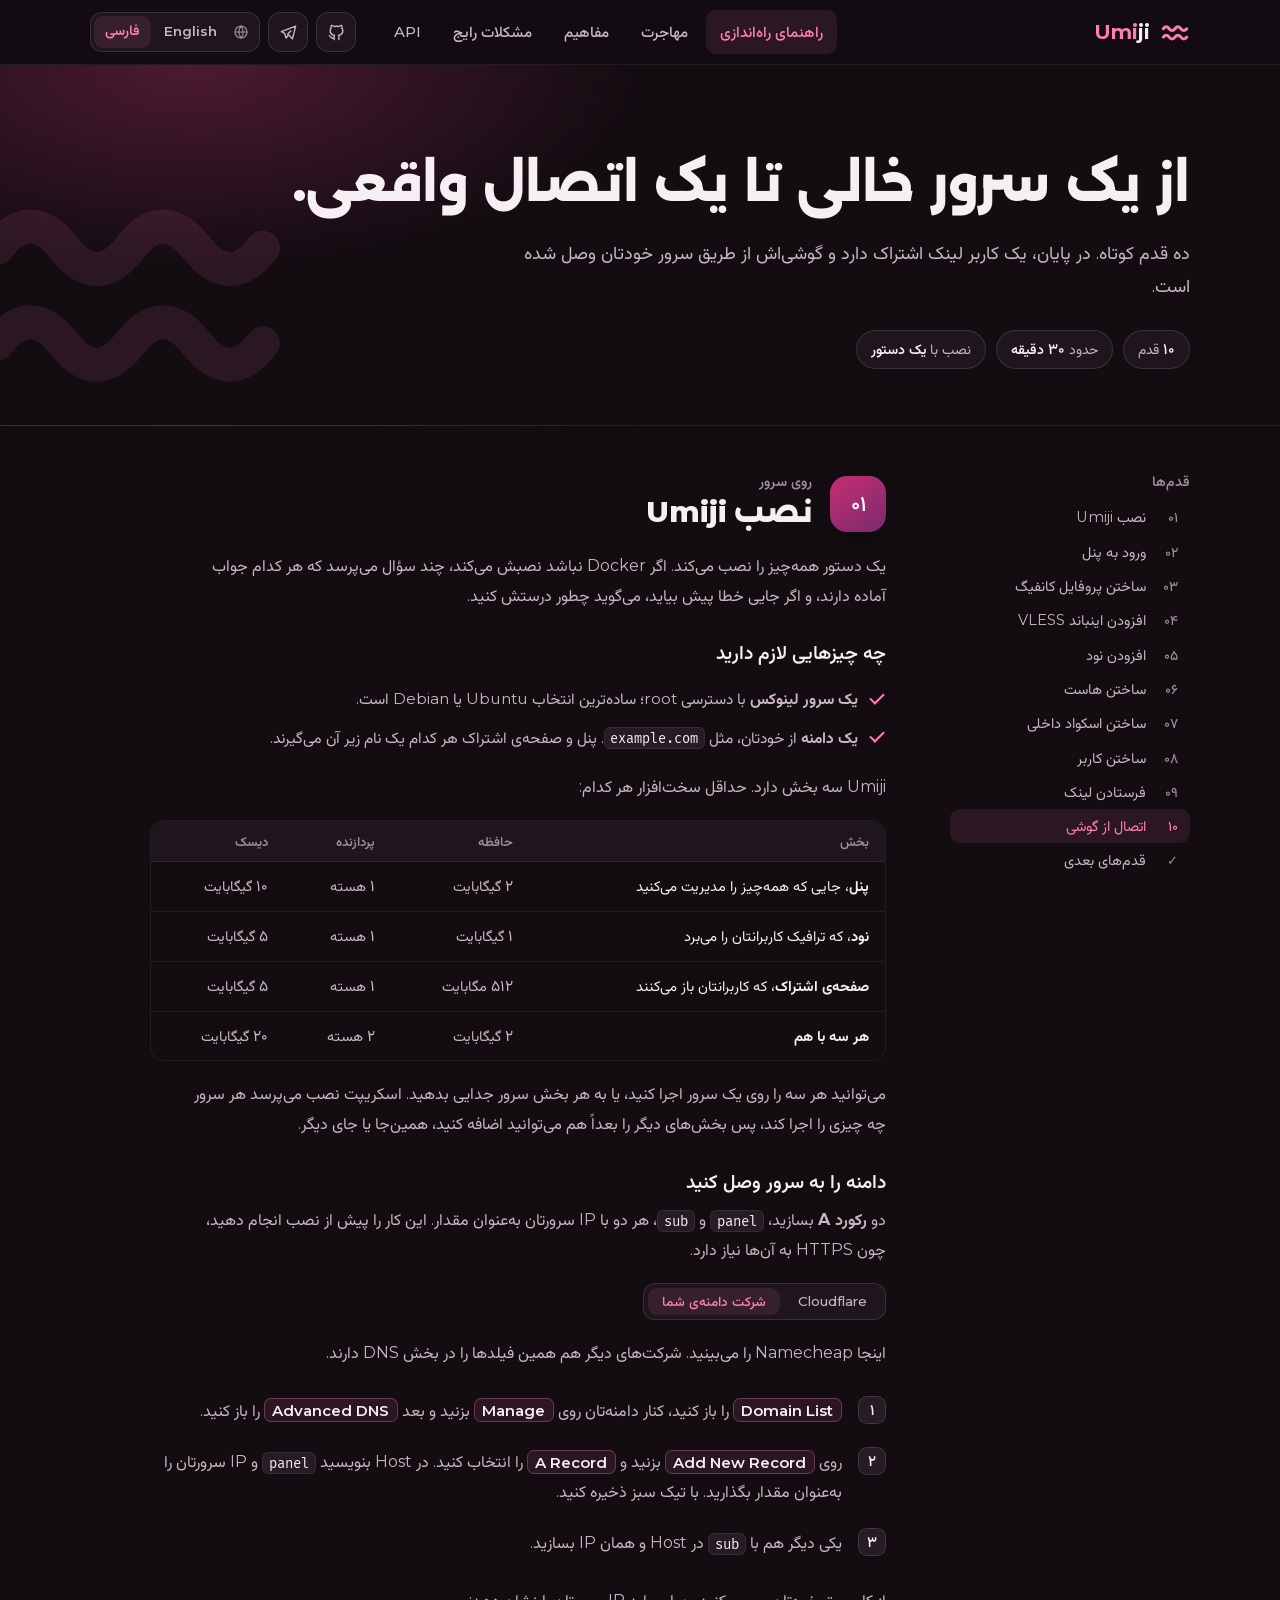
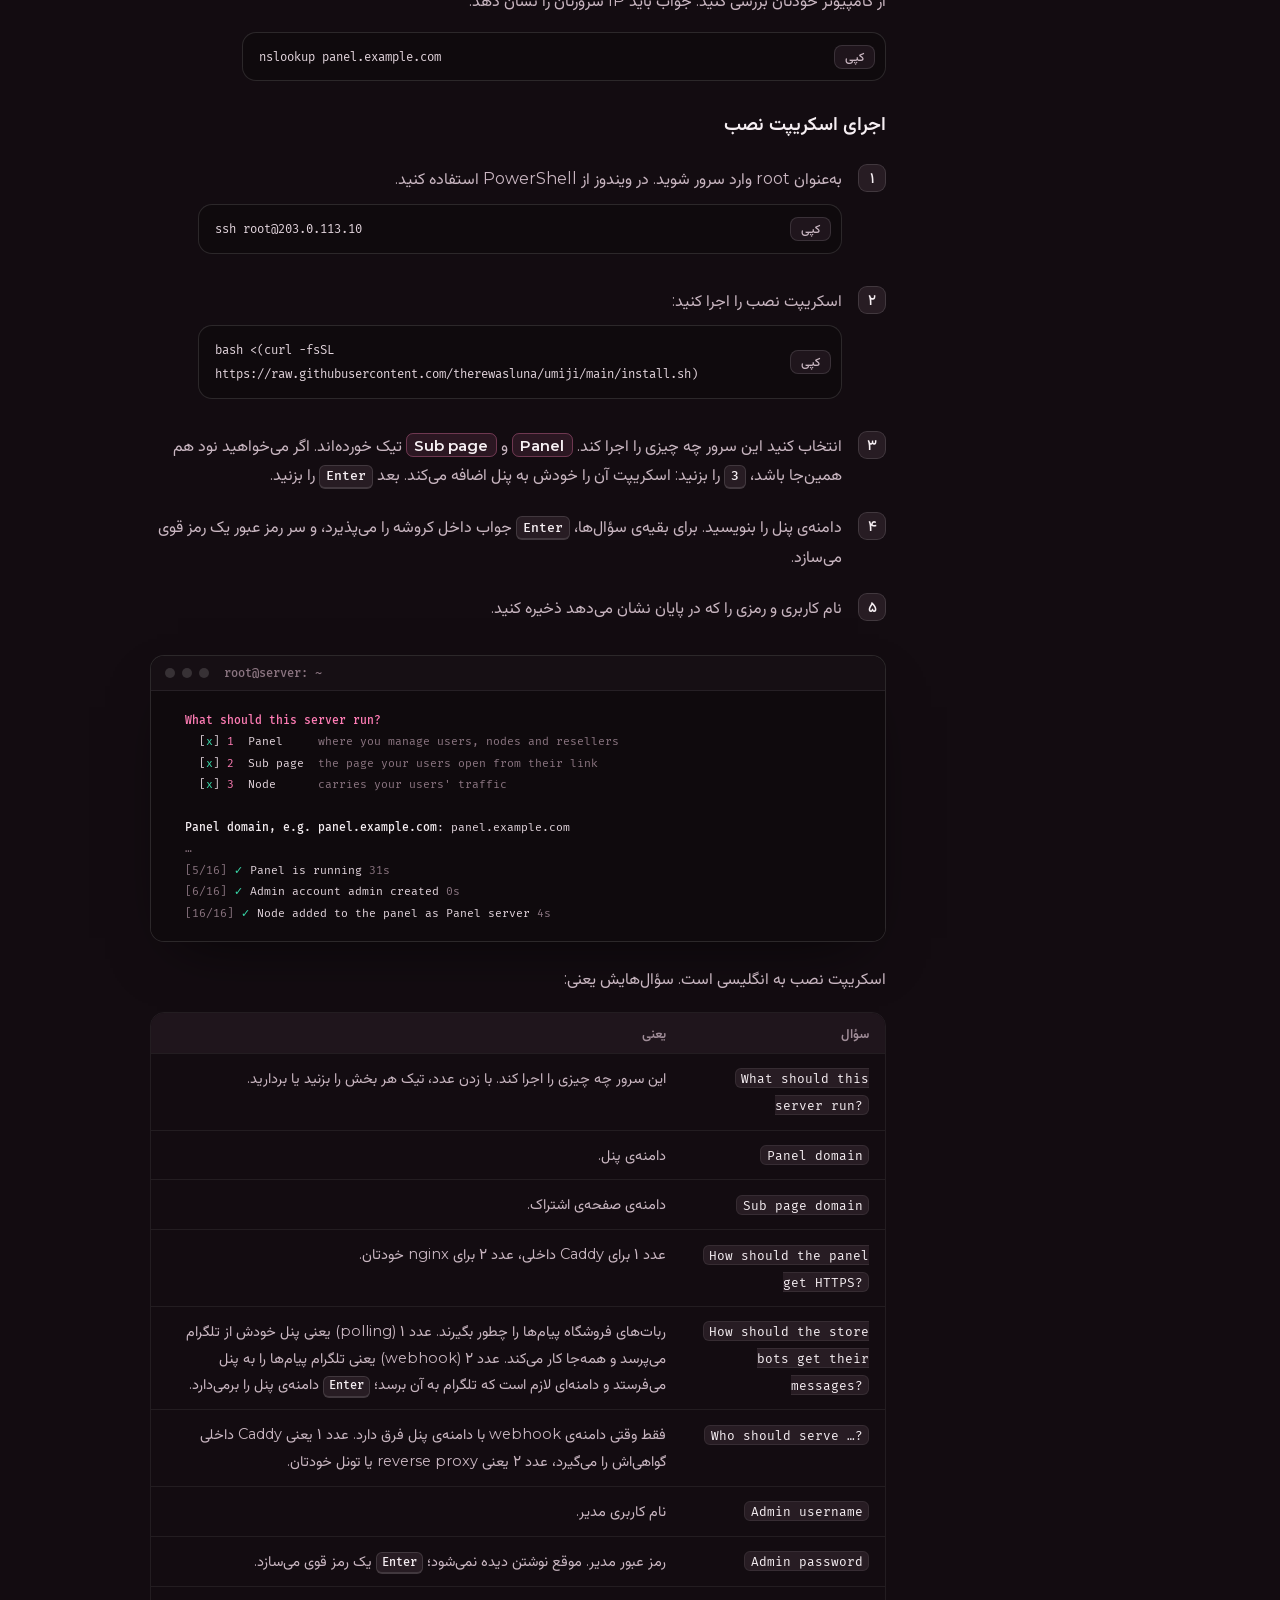
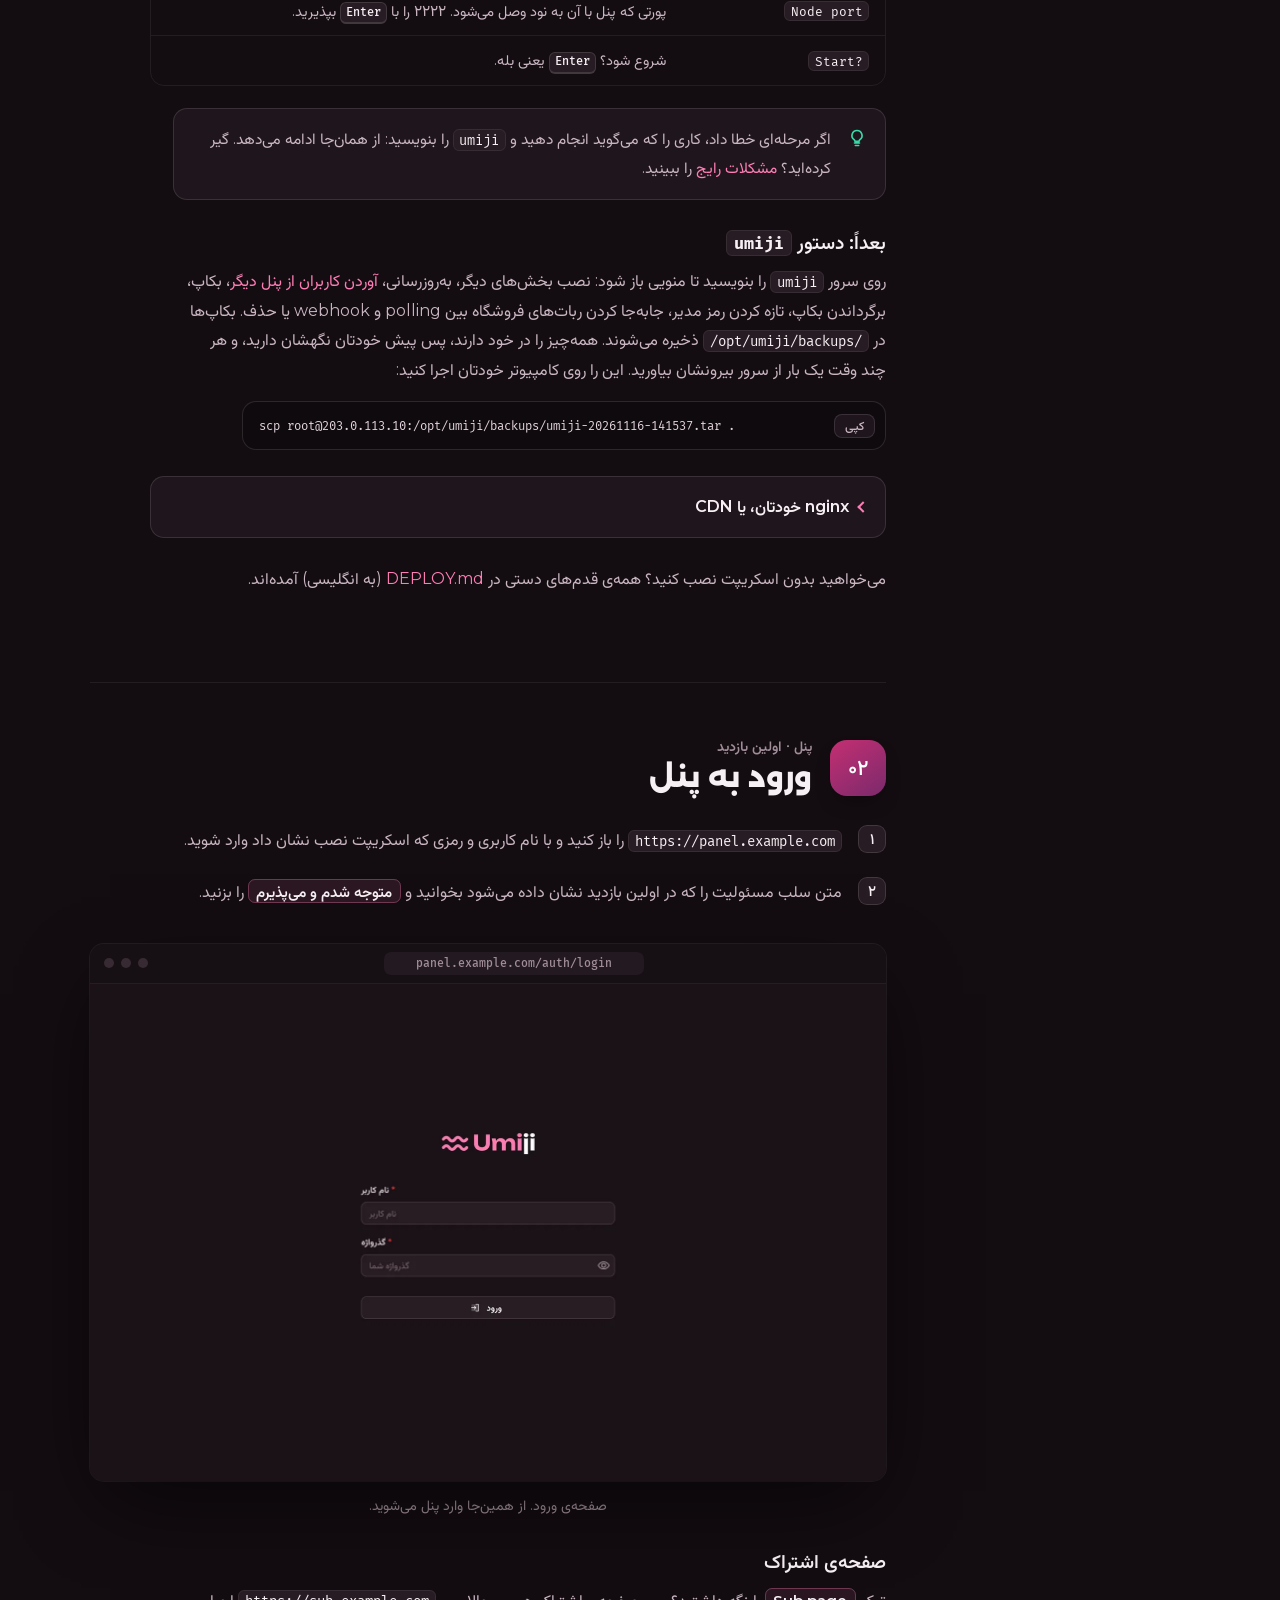
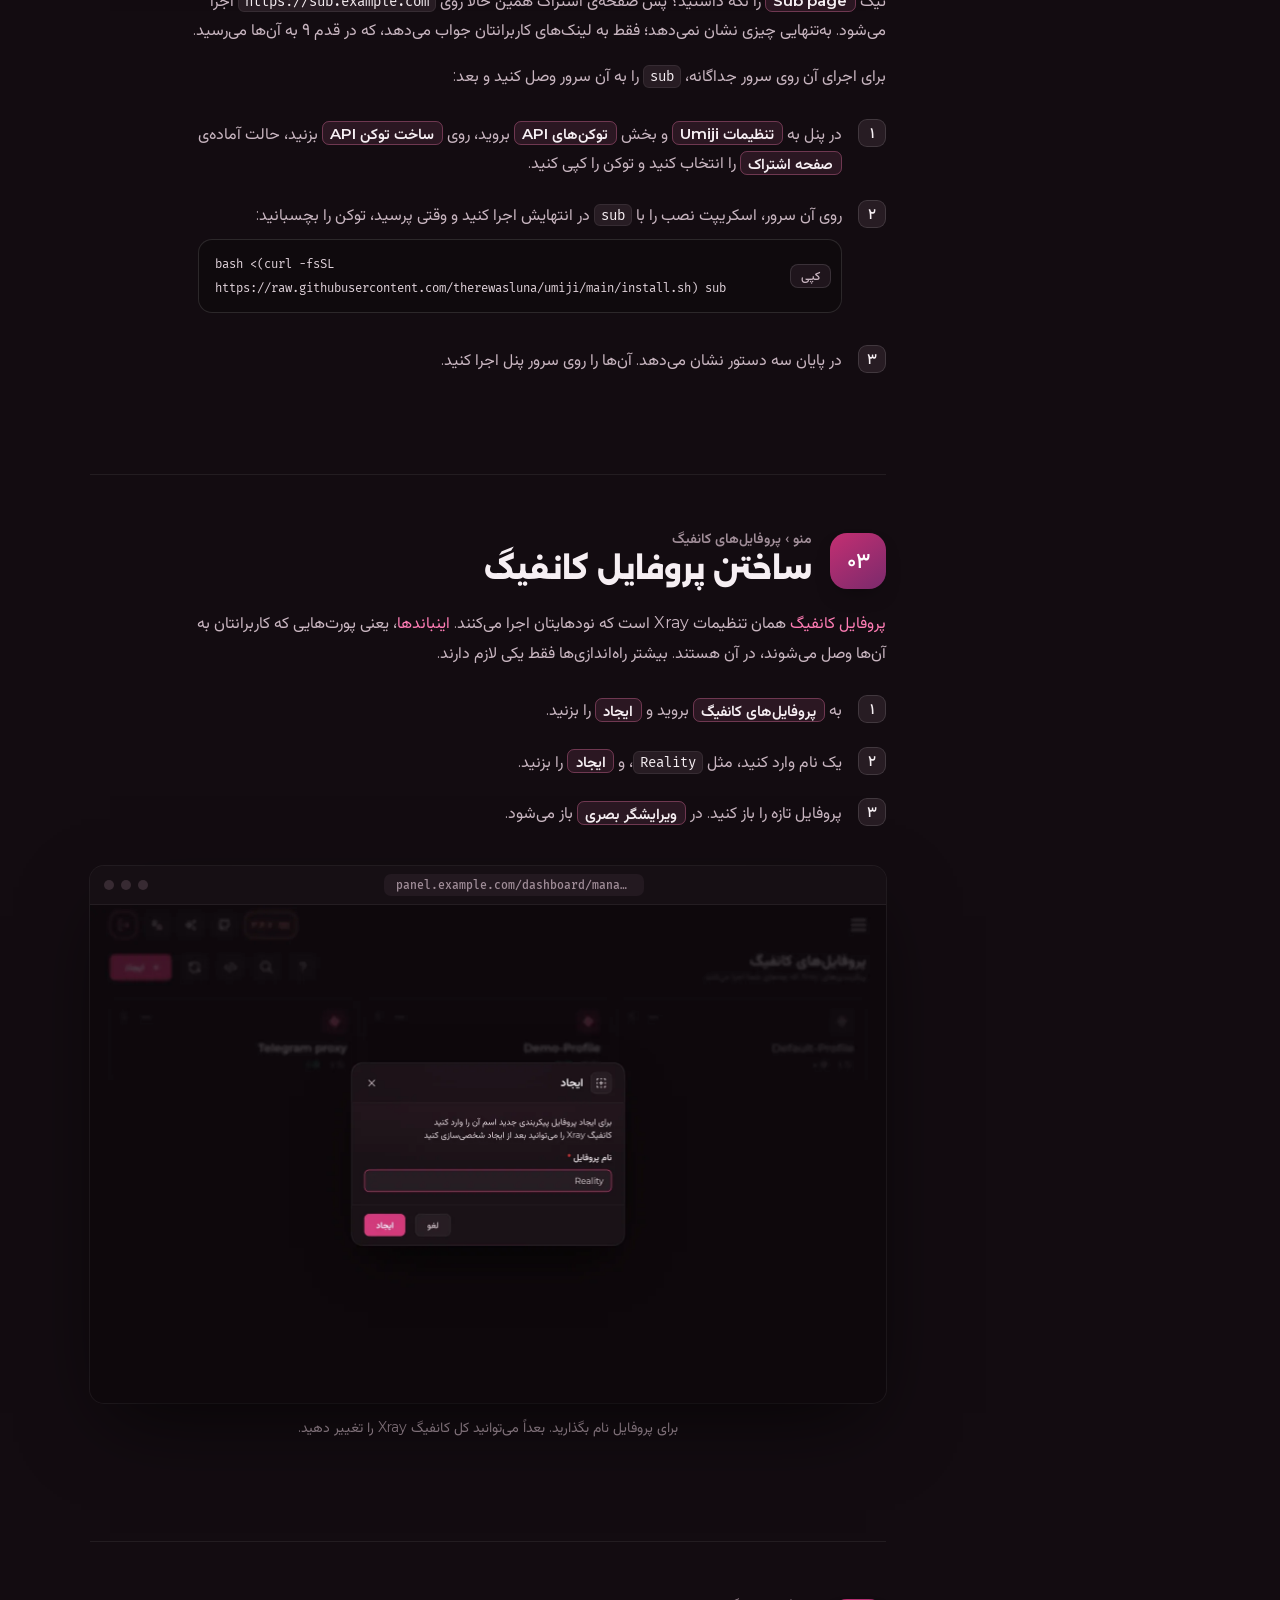
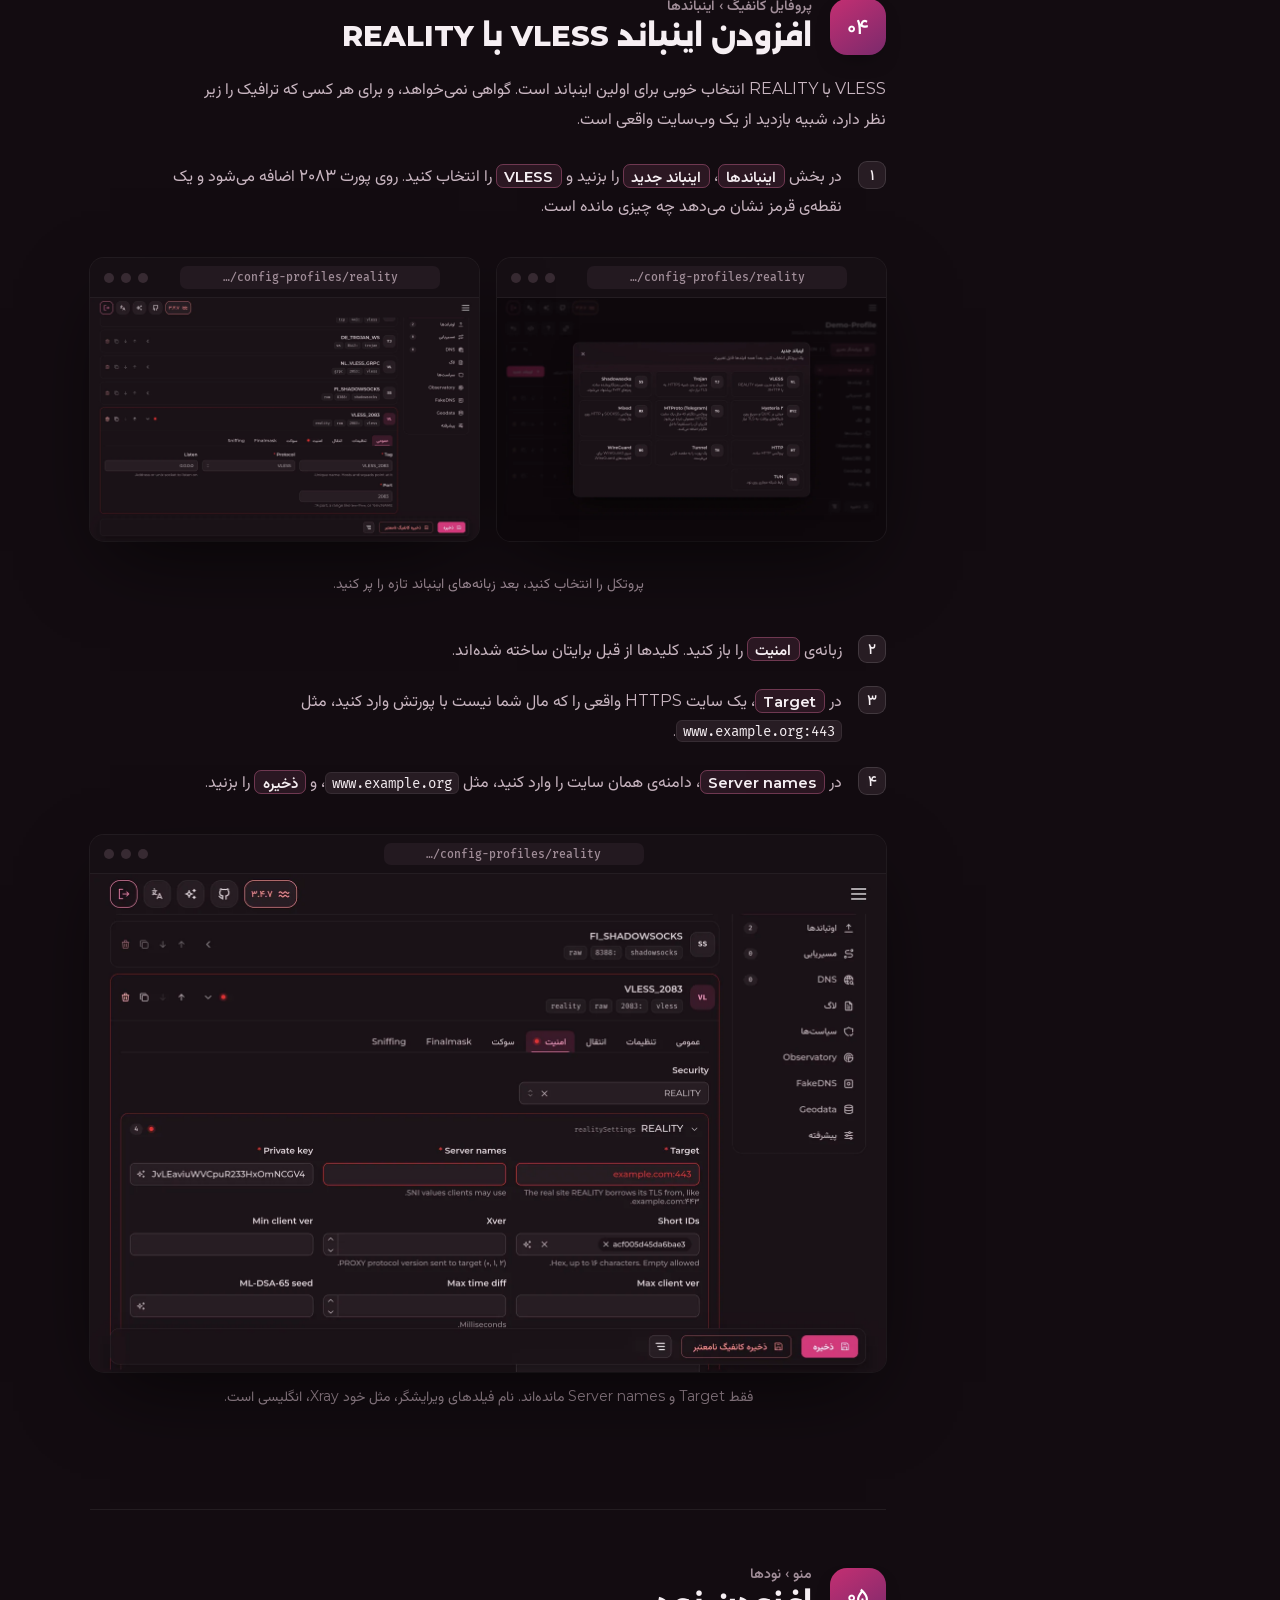
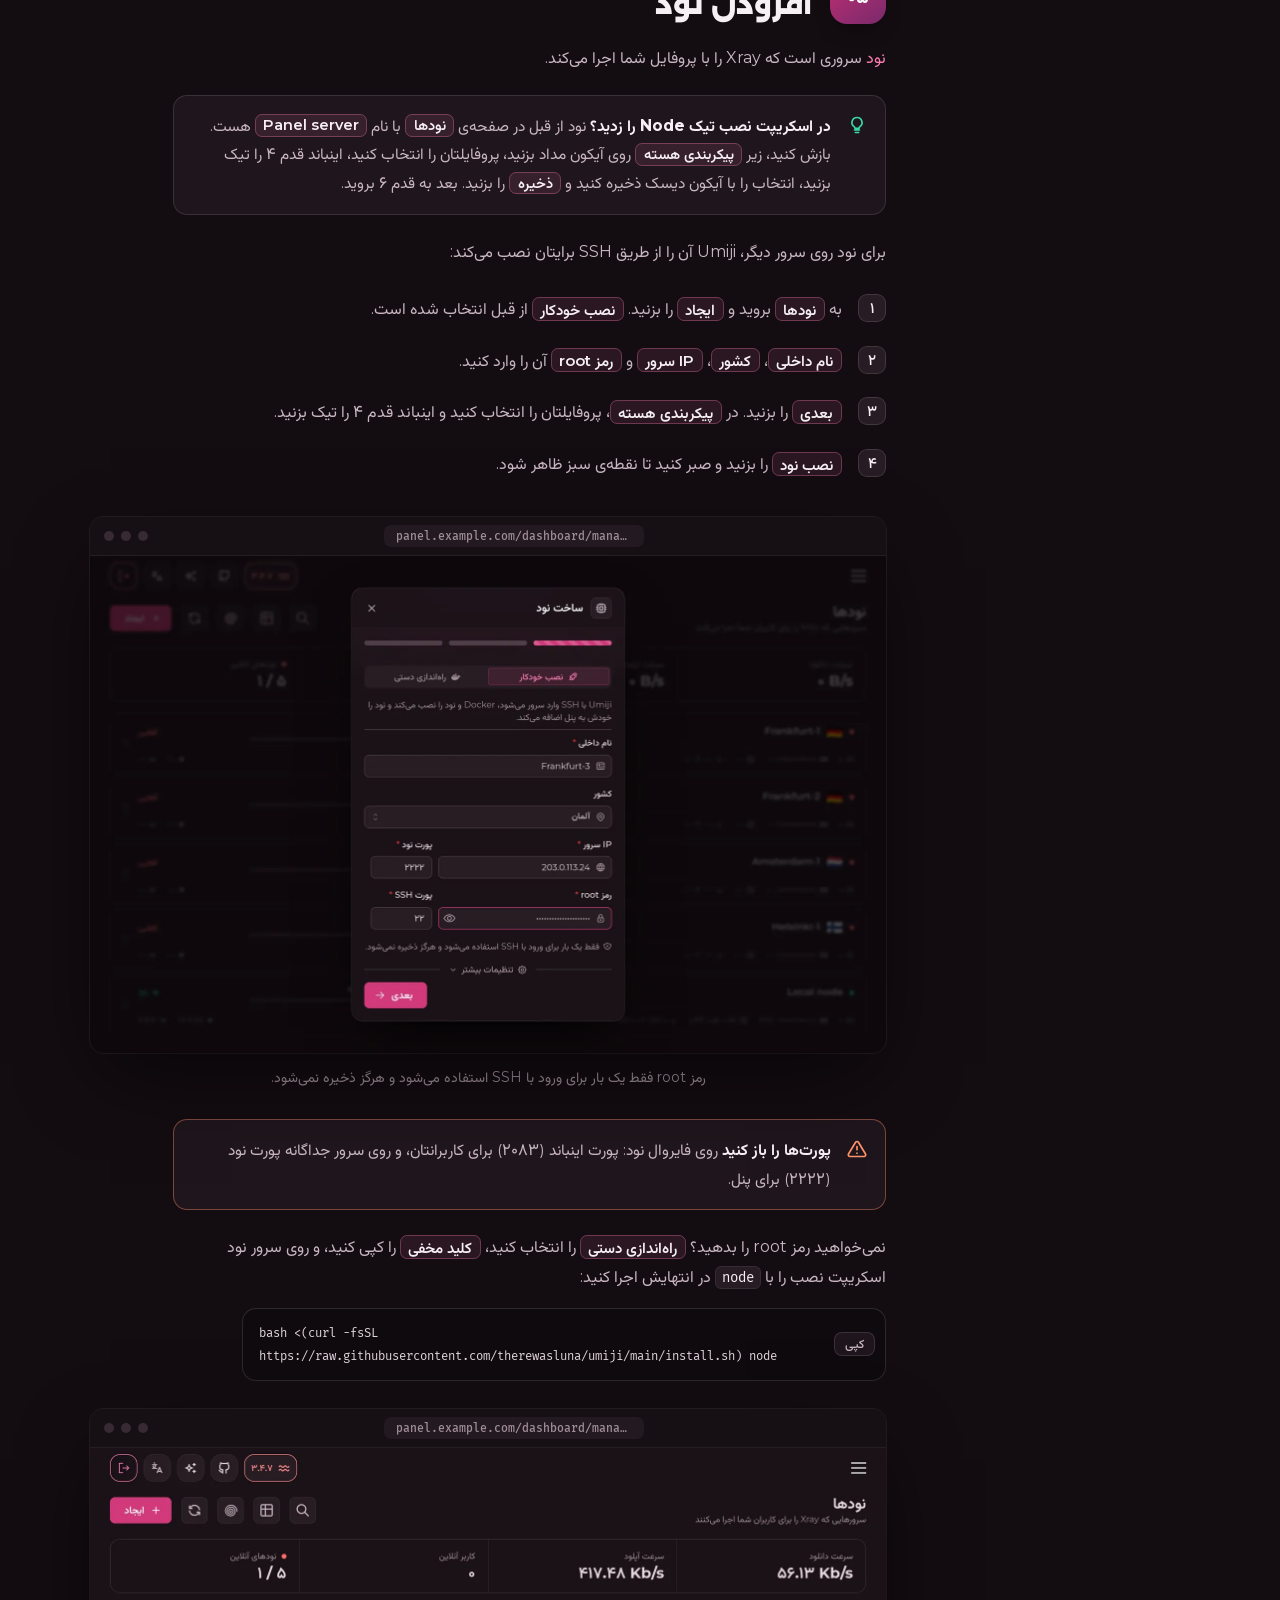
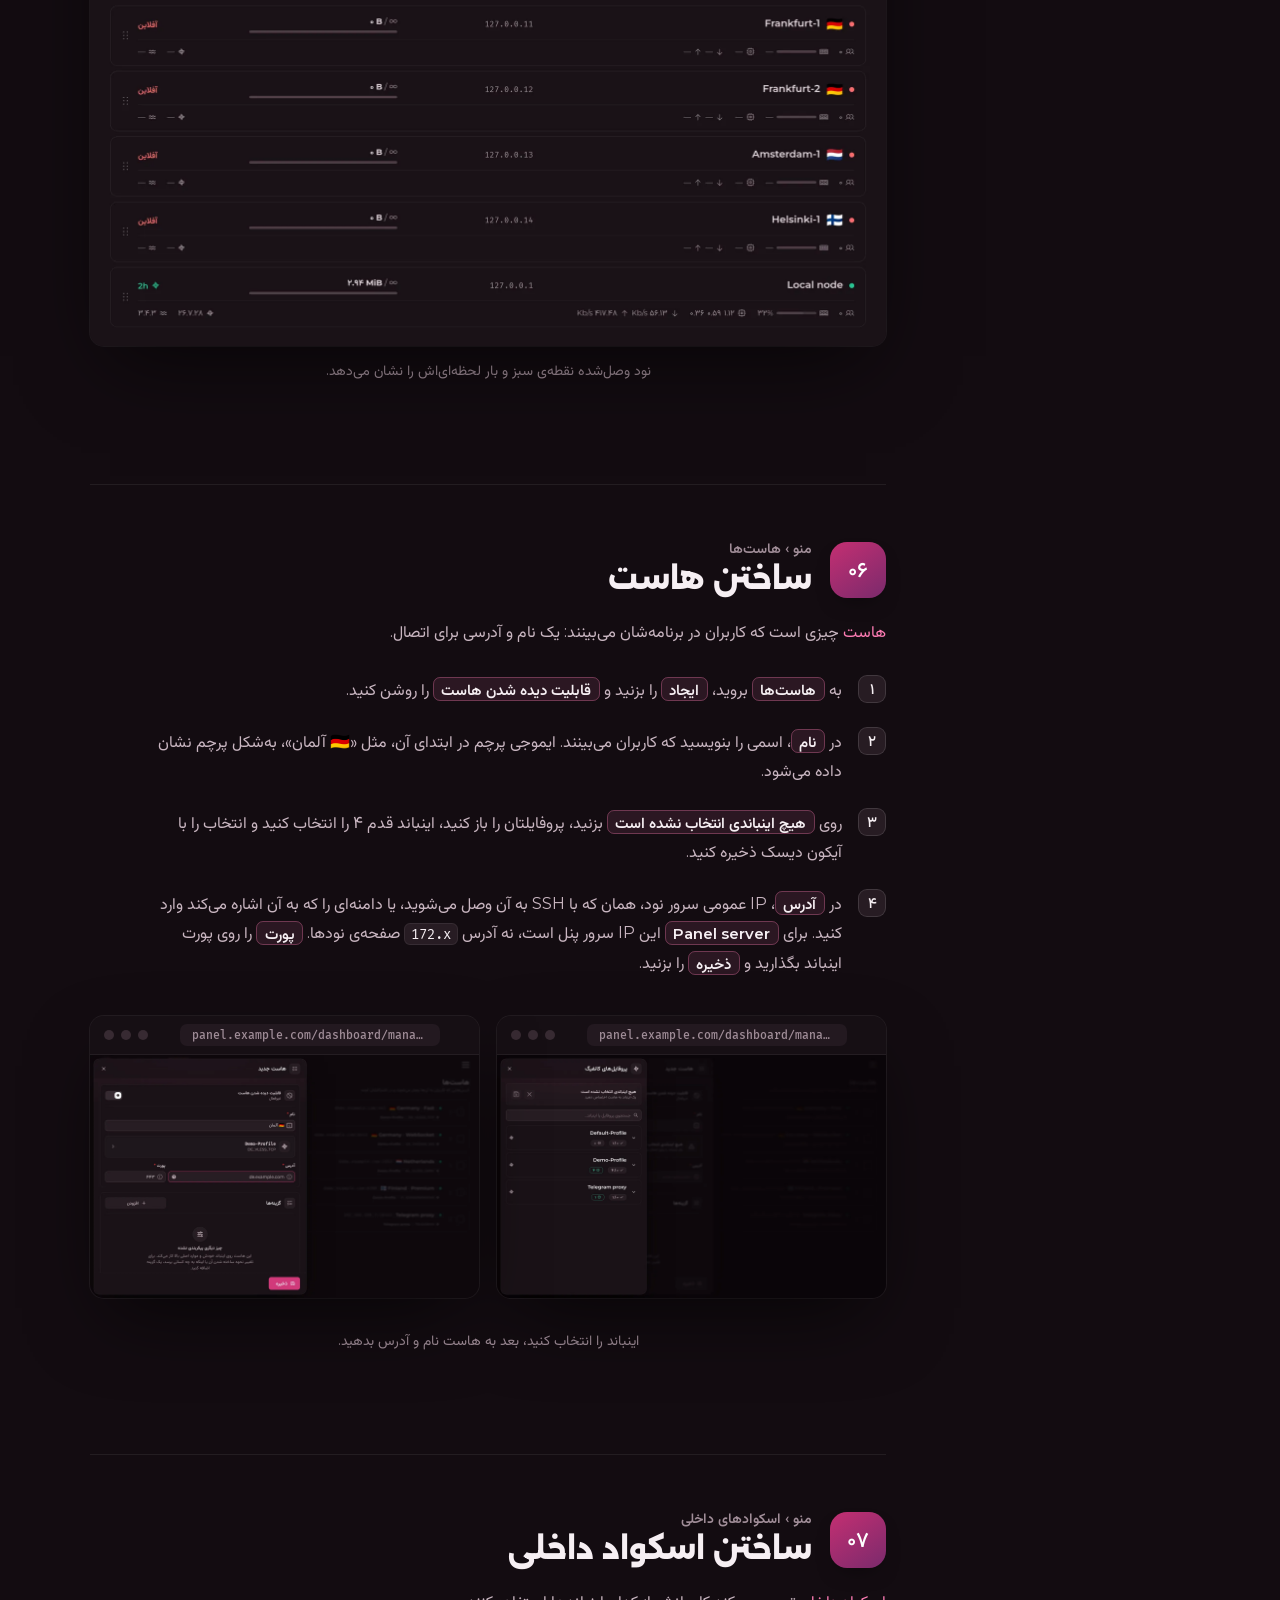
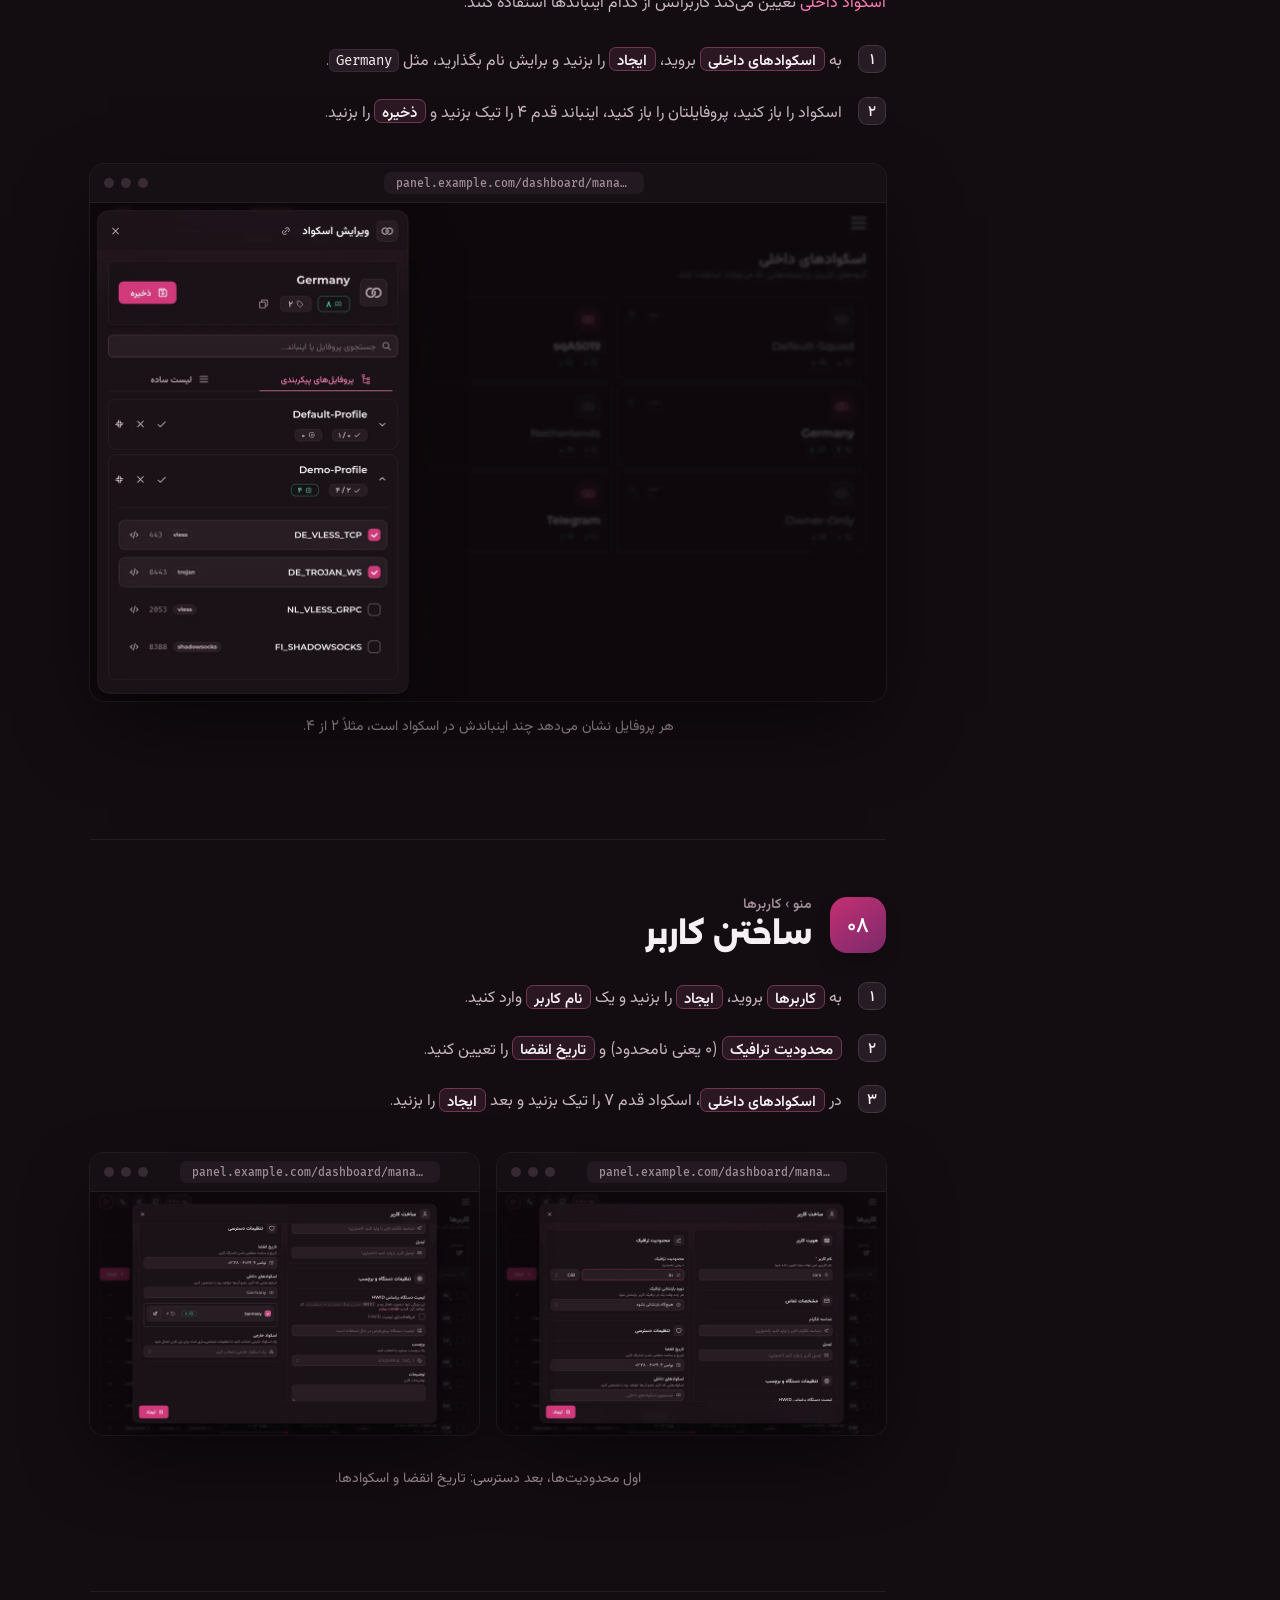
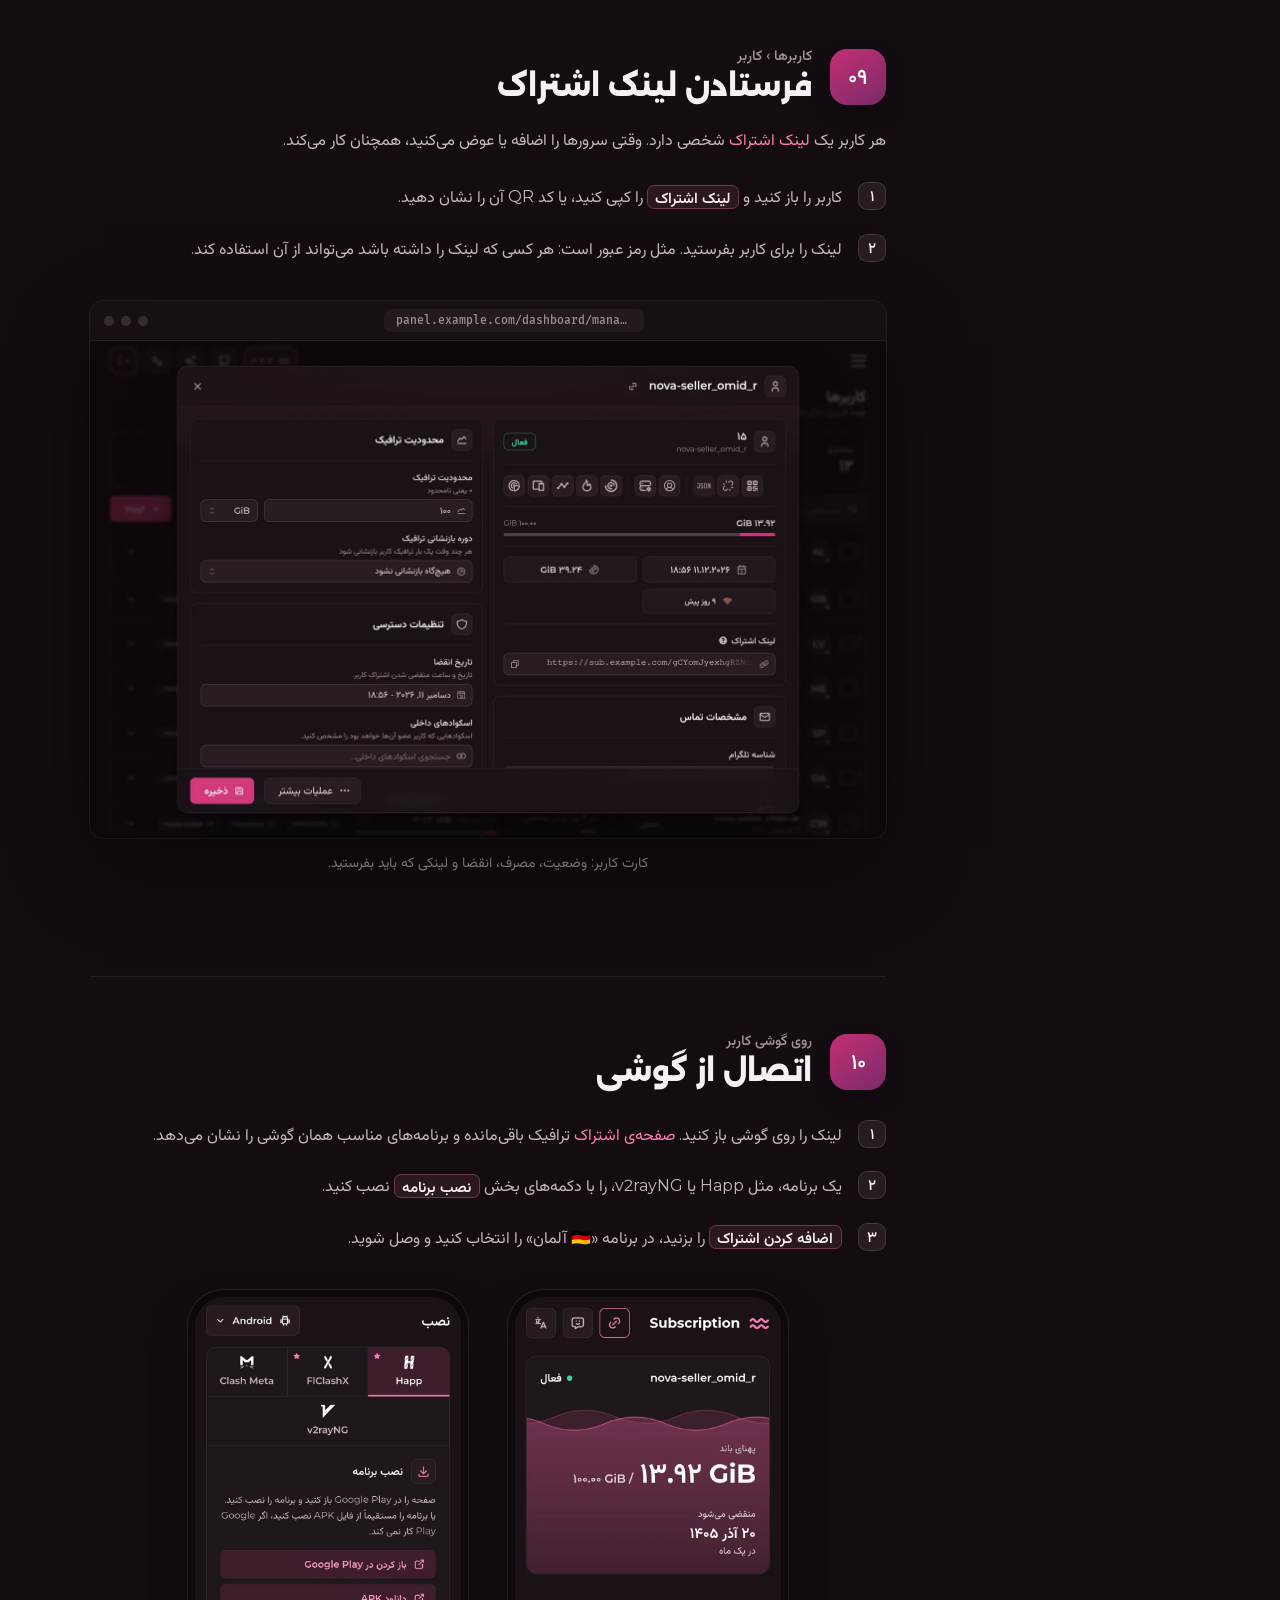
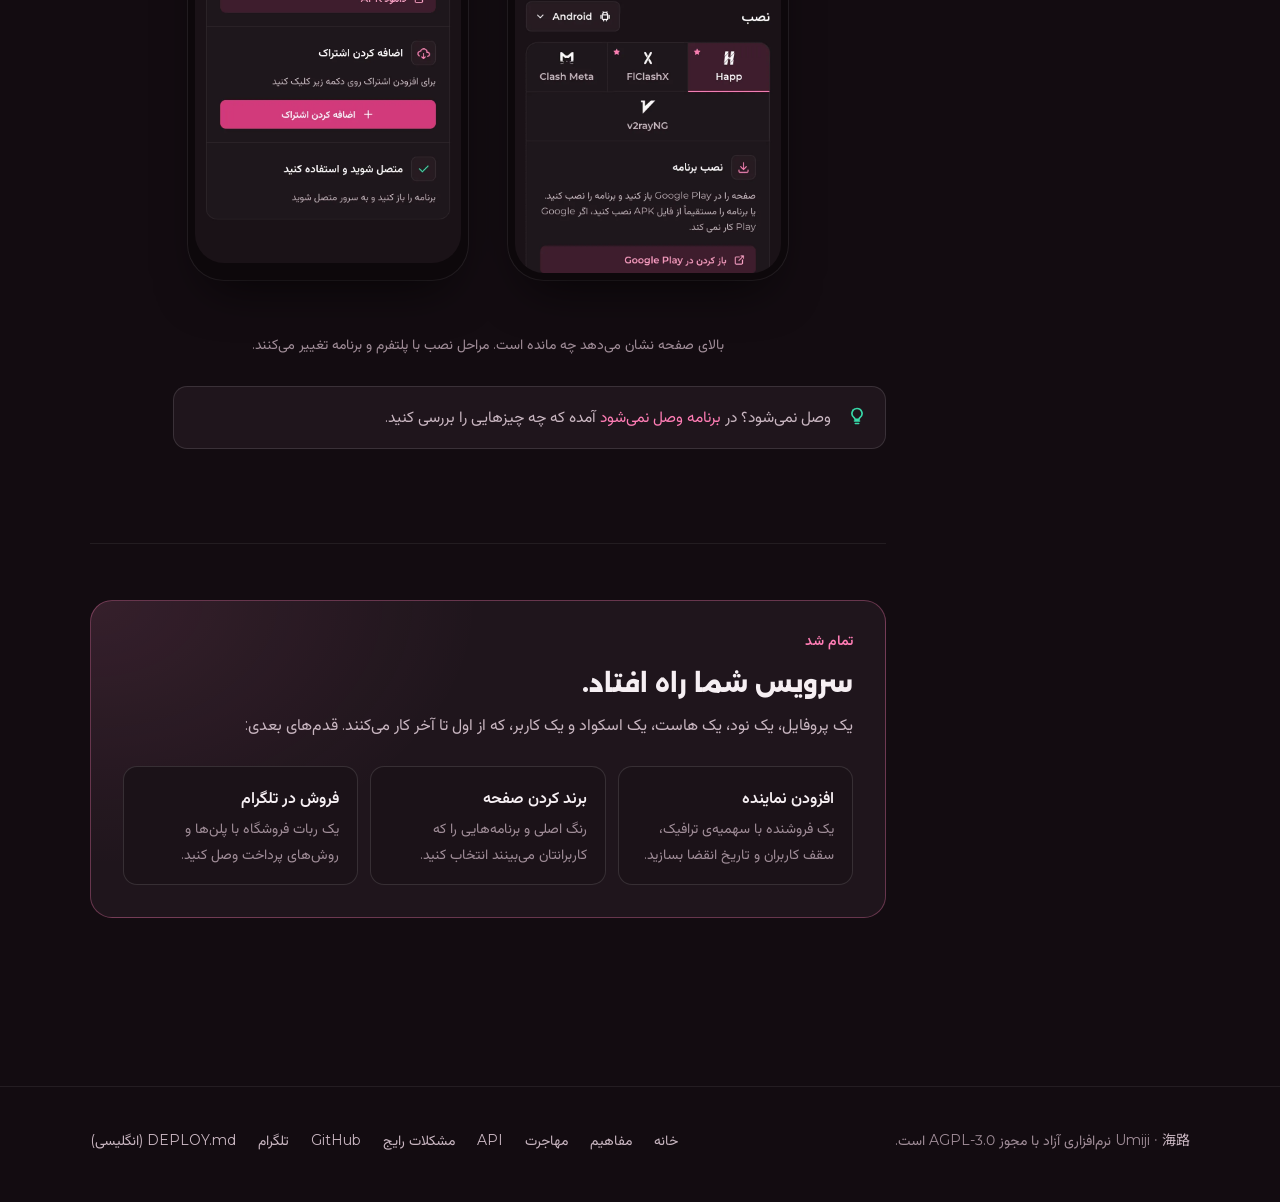
<file: docs/fa/guide/index.html>
<!doctype html>
<html lang="fa" dir="rtl">
    <head>
        <meta charset="utf-8" />
        <meta name="viewport" content="width=device-width, initial-scale=1, viewport-fit=cover" />
        <title>راهنمای راه‌اندازی · Umiji</title>
        <meta
            name="description"
            content="Umiji را از یک سرور خالی تا یک اتصال واقعی راه بیندازید: نصب، پروفایل کانفیگ، نود، هاست، اسکواد، کاربر و برنامه‌ی کلاینت."
        />
        <meta name="theme-color" content="#130C11" />
        <link rel="alternate" hreflang="en" href="https://umiji.wiki/guide/" />
        <link rel="alternate" hreflang="fa" href="https://umiji.wiki/fa/guide/" />
        <link rel="icon" href="../../assets/favicon.svg" type="image/svg+xml" />
        <link rel="icon" href="../../assets/favicon-32.png" sizes="32x32" type="image/png" />
        <link rel="apple-touch-icon" href="../../assets/apple-touch-icon.png" />
        <link rel="preconnect" href="https://fonts.googleapis.com" />
        <link rel="preconnect" href="https://fonts.gstatic.com" crossorigin />
        <link rel="preload" href="../../assets/fonts/umiji-persian-digits.woff2" as="font" type="font/woff2" crossorigin />
        <link
            rel="stylesheet"
            href="https://fonts.googleapis.com/css2?family=Fira+Mono:wght@400;500&family=Alexandria:wght@500..800&family=Vazirmatn:wght@400..800&display=swap"
        />
        <!-- only the two letters of 海路 -->
        <link rel="stylesheet" href="https://fonts.googleapis.com/css2?family=Noto+Sans+JP:wght@400;600&text=%E6%B5%B7%E8%B7%AF&display=swap" />
        <link rel="stylesheet" href="../../assets/site.css" />
    </head>
    <body>
        <a class="skip" href="#main">رفتن به محتوا</a>

        <header class="topbar">
            <div class="wrap">
                <a class="brand" href="../" aria-label="خانه‌ی ویکی Umiji">
                    <svg viewBox="0 0 16 16" fill="none" aria-hidden="true">
                        <g stroke="currentColor" stroke-linecap="round" stroke-linejoin="round" stroke-width="1.6">
                            <path d="M1.75 6.25q1.56-2 3.13 0t3.12 0t3.13 0t3.12 0" />
                            <path d="M1.75 10.75q1.56-2 3.13 0t3.12 0t3.13 0t3.12 0" />
                        </g>
                    </svg>
                    <span class="word" dir="ltr"><span class="umi">Umi</span><span class="ji">ji</span></span>
                </a>
                <nav class="nav" id="site-nav" aria-label="اصلی">
                    <a href="./" aria-current="page">راهنمای راه‌اندازی</a>
                    <a href="../migrate/">مهاجرت</a>
                    <a href="../concepts/">مفاهیم</a>
                    <a href="../troubleshooting/">مشکلات رایج</a>
                    <a href="../api/">API</a>
                    <a class="tg-row" href="https://t.me/umijidev">کانال تلگرام</a>
                </nav>
                <div class="tools">
                    <a class="icon-btn gh" href="https://github.com/therewasluna/umiji" aria-label="Umiji در GitHub">
                        <svg viewBox="0 0 24 24" fill="none" stroke="currentColor" stroke-width="1.8" stroke-linecap="round" stroke-linejoin="round" aria-hidden="true"><path d="M9 19c-4.3 1.4-4.3-2.5-6-3m12 5v-3.5c0-1 .1-1.4-.5-2 2.8-.3 5.5-1.4 5.5-6a4.6 4.6 0 0 0-1.3-3.2 4.2 4.2 0 0 0-.1-3.2s-1.1-.3-3.5 1.3a12.3 12.3 0 0 0-6.2 0C6.5 2.8 5.4 3.1 5.4 3.1a4.2 4.2 0 0 0-.1 3.2A4.6 4.6 0 0 0 4 9.5c0 4.6 2.7 5.7 5.5 6-.6.6-.6 1.2-.5 2V21" /></svg>
                    </a>
                    <a class="icon-btn tg" href="https://t.me/umijidev" aria-label="Umiji در تلگرام">
                        <svg viewBox="0 0 24 24" fill="none" stroke="currentColor" stroke-width="1.8" stroke-linecap="round" stroke-linejoin="round" aria-hidden="true"><path d="M15 10l-4 4l6 6l4-16l-18 7l4 2l2 6l3-4" /></svg>
                    </a>
                    <div class="lang" role="group" aria-label="زبان">
                        <svg viewBox="0 0 24 24" fill="none" stroke="currentColor" stroke-width="1.8" stroke-linecap="round" stroke-linejoin="round" aria-hidden="true"><circle cx="12" cy="12" r="9" /><path d="M3 12h18M12 3a14 14 0 0 1 0 18M12 3a14 14 0 0 0 0 18" /></svg>
                        <a href="../../guide/" lang="en" hreflang="en">English</a>
                        <a href="./" lang="fa" aria-current="page">فارسی</a>
                    </div>
                    <button class="icon-btn menu-btn" type="button" aria-expanded="false" aria-controls="site-nav" aria-label="منو"><i></i><i></i></button>
                </div>
            </div>
        </header>

        <main id="main">
            <div class="page-head">
                <div class="wrap">
                    <h1>از یک سرور خالی تا یک اتصال واقعی.</h1>
                    <p>
                        ده قدم کوتاه. در پایان، یک کاربر لینک اشتراک دارد و گوشی‌اش از طریق سرور خودتان وصل شده است.
                    </p>
                    <ul class="facts">
                        <li><b>10</b> قدم</li>
                        <li>حدود <b>30 دقیقه</b></li>
                        <li>نصب با <b>یک دستور</b></li>
                    </ul>
                </div>
                <svg class="waves" viewBox="0 0 16 16" fill="none" aria-hidden="true"><g stroke="currentColor" stroke-linecap="round" stroke-width="1.6"><path d="M1.75 6.25q1.56-2 3.13 0t3.12 0t3.13 0t3.12 0" /><path d="M1.75 10.75q1.56-2 3.13 0t3.12 0t3.13 0t3.12 0" /></g></svg>
            </div>

            <div class="wrap docs">
                <aside class="toc collapsible" aria-label="قدم‌ها">
                    <button class="toc-toggle" type="button" aria-expanded="false">
                        همه‌ی قدم‌ها
                        <svg viewBox="0 0 24 24" fill="none" stroke="currentColor" stroke-width="2" stroke-linecap="round" stroke-linejoin="round" aria-hidden="true"><path d="M6 9l6 6 6-6" /></svg>
                    </button>
                    <h2>قدم‌ها</h2>
                    <ol>
                        <li><a href="#install"><span class="num">01</span>نصب Umiji</a></li>
                        <li><a href="#sign-in"><span class="num">02</span>ورود به پنل</a></li>
                        <li><a href="#profile"><span class="num">03</span>ساختن پروفایل کانفیگ</a></li>
                        <li><a href="#inbound"><span class="num">04</span>افزودن اینباند VLESS</a></li>
                        <li><a href="#node"><span class="num">05</span>افزودن نود</a></li>
                        <li><a href="#host"><span class="num">06</span>ساختن هاست</a></li>
                        <li><a href="#squad"><span class="num">07</span>ساختن اسکواد داخلی</a></li>
                        <li><a href="#user"><span class="num">08</span>ساختن کاربر</a></li>
                        <li><a href="#share"><span class="num">09</span>فرستادن لینک</a></li>
                        <li><a href="#connect"><span class="num">10</span>اتصال از گوشی</a></li>
                        <li><a href="#next"><span class="num">✓</span>قدم‌های بعدی</a></li>
                    </ol>
                </aside>

                <article>
                    <!-- 01 -->
                    <section class="step" id="install">
                        <div class="step-head">
                            <span class="step-num">01</span>
                            <div><span class="meta">روی سرور</span><h2>نصب Umiji</h2></div>
                        </div>
                        <p>
                            یک دستور همه‌چیز را نصب می‌کند. اگر Docker نباشد نصبش می‌کند، چند سؤال می‌پرسد که هر کدام جواب
                            آماده دارند، و اگر جایی خطا پیش بیاید، می‌گوید چطور درستش کنید.
                        </p>

                        <h3>چه چیزهایی لازم دارید</h3>
                        <ul class="checks">
                            <li><strong>یک سرور لینوکس</strong> با دسترسی root؛ ساده‌ترین انتخاب Ubuntu یا Debian است.</li>
                            <li><strong>یک دامنه</strong> از خودتان، مثل <code>example.com</code>. پنل و صفحه‌ی اشتراک هر کدام یک نام زیر آن می‌گیرند.</li>
                        </ul>
                        <p>Umiji سه بخش دارد. حداقل سخت‌افزار هر کدام:</p>
                        <div class="table-wrap">
                            <table class="data hw">
                                <thead><tr><th>بخش</th><th>حافظه</th><th>پردازنده</th><th>دیسک</th></tr></thead>
                                <tbody>
                                    <tr><td><b>پنل</b>، جایی که همه‌چیز را مدیریت می‌کنید</td><td>2 گیگابایت</td><td>1 هسته</td><td>10 گیگابایت</td></tr>
                                    <tr><td><b>نود</b>، که ترافیک کاربرانتان را می‌برد</td><td>1 گیگابایت</td><td>1 هسته</td><td>5 گیگابایت</td></tr>
                                    <tr><td><b>صفحه‌ی اشتراک</b>، که کاربرانتان باز می‌کنند</td><td>512 مگابایت</td><td>1 هسته</td><td>5 گیگابایت</td></tr>
                                    <tr><td><b>هر سه با هم</b></td><td>2 گیگابایت</td><td>2 هسته</td><td>20 گیگابایت</td></tr>
                                </tbody>
                            </table>
                        </div>
                        <p>
                            می‌توانید هر سه را روی یک سرور اجرا کنید، یا به هر بخش سرور جدایی بدهید. اسکریپت نصب می‌پرسد هر
                            سرور چه چیزی را اجرا کند، پس بخش‌های دیگر را بعداً هم می‌توانید اضافه کنید، همین‌جا یا جای دیگر.
                        </p>

                        <h3 id="dns">دامنه را به سرور وصل کنید</h3>
                        <p>
                            دو <strong>رکورد A</strong> بسازید، <code>panel</code> و <code>sub</code>، هر دو با IP سرورتان
                            به‌عنوان مقدار. این کار را پیش از نصب انجام دهید، چون HTTPS به آن‌ها نیاز دارد.
                        </p>
                        <div class="tabs">
                            <div role="tablist" aria-label="ارائه‌دهنده‌ی DNS">
                                <button role="tab" type="button">شرکت دامنه‌ی شما</button>
                                <button role="tab" type="button">Cloudflare</button>
                            </div>
                            <div role="tabpanel">
                                <p>اینجا Namecheap را می‌بینید. شرکت‌های دیگر هم همین فیلدها را در بخش DNS دارند.</p>
                                <ol class="do">
                                    <li><b>Domain List</b> را باز کنید، کنار دامنه‌تان روی <b>Manage</b> بزنید و بعد <b>Advanced DNS</b> را باز کنید.</li>
                                    <li>روی <b>Add New Record</b> بزنید و <b>A Record</b> را انتخاب کنید. در Host بنویسید <code>panel</code> و IP سرورتان را به‌عنوان مقدار بگذارید. با تیک سبز ذخیره کنید.</li>
                                    <li>یکی دیگر هم با <code>sub</code> در Host و همان IP بسازید.</li>
                                </ol>
                            </div>
                            <div role="tabpanel">
                                <ol class="do">
                                    <li>در <a href="https://dash.cloudflare.com"><bdi>dash.cloudflare.com</bdi></a> روی <b>Onboard a domain</b> بزنید، دامنه‌تان را بنویسید و پلن <b>Free</b> را انتخاب کنید.</li>
                                    <li>در شرکتی که دامنه را از آن خریده‌اید، دو نیم‌سروری را که Cloudflare می‌دهد جای نیم‌سرورهای قبلی بگذارید. صبر کنید تا Cloudflare بگوید <b>Active</b>.</li>
                                    <li><b>DNS</b> و بعد <b>Records</b> را باز کنید و یک رکورد <code>A</code> با نام <code>panel</code> و IP سرورتان بسازید. روی ابر بزنید تا خاکستری شود (<b>DNS only</b>) و بعد ذخیره کنید.</li>
                                    <li><code>sub</code> را هم به همین شکل اضافه کنید.</li>
                                </ol>
                                <div class="note warn">
                                    <svg viewBox="0 0 24 24" fill="none" stroke="currentColor" stroke-width="2" stroke-linecap="round" stroke-linejoin="round" aria-hidden="true"><path d="M12 9v4M12 17h.01M10.3 3.9L1.8 18a2 2 0 0 0 1.7 3h17a2 2 0 0 0 1.7-3L13.7 3.9a2 2 0 0 0-3.4 0z" /></svg>
                                    <p><strong>فعلاً ابرها را خاکستری نگه دارید.</strong> ابر نارنجی <a href="#https">تنظیمات اضافه</a> لازم دارد.</p>
                                </div>
                            </div>
                        </div>
                        <p>از کامپیوتر خودتان بررسی کنید. جواب باید IP سرورتان را نشان دهد:</p>
                        <pre data-copy class="cmd"><code>nslookup panel.example.com</code></pre>

                        <h3 id="installer">اجرای اسکریپت نصب</h3>
                        <ol class="do">
                            <li>
                                به‌عنوان root وارد سرور شوید. در ویندوز از PowerShell استفاده کنید.
                                <pre data-copy class="cmd"><code>ssh root@203.0.113.10</code></pre>
                            </li>
                            <li>
                                اسکریپت نصب را اجرا کنید:
                                <pre data-copy class="cmd"><code>bash &lt;(curl -fsSL https://raw.githubusercontent.com/therewasluna/umiji/main/install.sh)</code></pre>
                            </li>
                            <li>
                                انتخاب کنید این سرور چه چیزی را اجرا کند. <b>Panel</b> و <b>Sub page</b> تیک خورده‌اند. اگر
                                می‌خواهید نود هم همین‌جا باشد، <kbd>3</kbd> را بزنید: اسکریپت آن را خودش به پنل اضافه می‌کند.
                                بعد <kbd>Enter</kbd> را بزنید.
                            </li>
                            <li>دامنه‌ی پنل را بنویسید. برای بقیه‌ی سؤال‌ها، <kbd>Enter</kbd> جواب داخل کروشه را می‌پذیرد، و سر رمز عبور یک رمز قوی می‌سازد.</li>
                            <li>نام کاربری و رمزی را که در پایان نشان می‌دهد ذخیره کنید.</li>
                        </ol>
                        <div class="term">
                            <div class="term-bar" aria-hidden="true"><i></i><i></i><i></i><span>root@server: ~</span></div>
<pre aria-label="اسکریپت نصب روی صفحه: پنل، صفحه‌ی اشتراک و نود را تیک می‌زند، دامنه را می‌پرسد و برای هر مرحله یک خط نشان می‌دهد."><code>  <span class="h">What should this server run?</span>
    [<span class="ok">x</span>] <span class="r">1</span>  Panel     <span class="d">where you manage users, nodes and resellers</span>
    [<span class="ok">x</span>] <span class="r">2</span>  Sub page  <span class="d">the page your users open from their link</span>
    [<span class="ok">x</span>] <span class="r">3</span>  Node      <span class="d">carries your users' traffic</span>

  <b>Panel domain, e.g. panel.example.com</b>: panel.example.com
  <span class="d">…</span>
  <span class="d">[5/16]</span> <span class="ok">✓</span> Panel is running <span class="d">31s</span>
  <span class="d">[6/16]</span> <span class="ok">✓</span> Admin account admin created <span class="d">0s</span>
  <span class="d">[16/16]</span> <span class="ok">✓</span> Node added to the panel as Panel server <span class="d">4s</span></code></pre>
                        </div>
                        <p>اسکریپت نصب به انگلیسی است. سؤال‌هایش یعنی:</p>
                        <div class="table-wrap">
                            <table class="data">
                                <thead><tr><th>سؤال</th><th>یعنی</th></tr></thead>
                                <tbody>
                                    <tr><td><code>What should this server run?</code></td><td>این سرور چه چیزی را اجرا کند. با زدن عدد، تیک هر بخش را بزنید یا بردارید.</td></tr>
                                    <tr><td><code>Panel domain</code></td><td>دامنه‌ی پنل.</td></tr>
                                    <tr><td><code>Sub page domain</code></td><td>دامنه‌ی صفحه‌ی اشتراک.</td></tr>
                                    <tr><td><code>How should the panel get HTTPS?</code></td><td>عدد 1 برای Caddy داخلی، عدد 2 برای nginx خودتان.</td></tr>
                                    <tr><td><code>How should the store bots get their messages?</code></td><td>ربات‌های فروشگاه پیام‌ها را چطور بگیرند. عدد 1 (polling) یعنی پنل خودش از تلگرام می‌پرسد و همه‌جا کار می‌کند. عدد 2 (webhook) یعنی تلگرام پیام‌ها را به پنل می‌فرستد و دامنه‌ای لازم است که تلگرام به آن برسد؛ <kbd>Enter</kbd> دامنه‌ی پنل را برمی‌دارد.</td></tr>
                                    <tr><td><code>Who should serve …?</code></td><td>فقط وقتی دامنه‌ی webhook با دامنه‌ی پنل فرق دارد. عدد 1 یعنی Caddy داخلی گواهی‌اش را می‌گیرد، عدد 2 یعنی reverse proxy یا تونل خودتان.</td></tr>
                                    <tr><td><code>Admin username</code></td><td>نام کاربری مدیر.</td></tr>
                                    <tr><td><code>Admin password</code></td><td>رمز عبور مدیر. موقع نوشتن دیده نمی‌شود؛ <kbd>Enter</kbd> یک رمز قوی می‌سازد.</td></tr>
                                    <tr><td><code>Node port</code></td><td>پورتی که پنل با آن به نود وصل می‌شود. 2222 را با <kbd>Enter</kbd> بپذیرید.</td></tr>
                                    <tr><td><code>Start?</code></td><td>شروع شود؟ <kbd>Enter</kbd> یعنی بله.</td></tr>
                                </tbody>
                            </table>
                        </div>
                        <div class="note tip">
                            <svg viewBox="0 0 24 24" fill="none" stroke="currentColor" stroke-width="2" stroke-linecap="round" stroke-linejoin="round" aria-hidden="true"><path d="M9 18h6M10 21h4M12 3a6 6 0 0 0-3.5 10.9c.6.5 1 1.2 1 2V16h5v-.1c0-.8.4-1.5 1-2A6 6 0 0 0 12 3z" /></svg>
                            <p>اگر مرحله‌ای خطا داد، کاری را که می‌گوید انجام دهید و <code>umiji</code> را بنویسید: از همان‌جا ادامه می‌دهد. گیر کرده‌اید؟ <a href="../troubleshooting/">مشکلات رایج</a> را ببینید.</p>
                        </div>

                        <h3 id="umiji">بعداً: دستور <code>umiji</code></h3>
                        <p>
                            روی سرور <code>umiji</code> را بنویسید تا منویی باز شود: نصب بخش‌های دیگر، به‌روزرسانی،
                            <a href="../migrate/">آوردن کاربران از پنل دیگر</a>، بکاپ،
                            برگرداندن بکاپ، تازه کردن رمز مدیر، جابه‌جا کردن ربات‌های فروشگاه بین polling و webhook یا حذف. بکاپ‌ها در <bdi><code>/opt/umiji/backups/</code></bdi>
                            ذخیره می‌شوند. همه‌چیز را در خود دارند، پس پیش خودتان نگهشان دارید، و هر چند وقت یک بار از سرور
                            بیرونشان بیاورید. این را روی کامپیوتر خودتان اجرا کنید:
                        </p>
                        <pre data-copy class="cmd"><code>scp root@203.0.113.10:/opt/umiji/backups/umiji-20261116-141537.tar .</code></pre>

                        <details class="manual" id="https">
                            <summary>nginx خودتان، یا CDN</summary>
                            <p>
                                HTTPS داخلی اسکریپت نصب (Caddy) پورت‌های 80 و 443 را برای خودش می‌خواهد. اگر سرور سایت‌های
                                دیگری هم دارد، در اسکریپت نصب <b class="ui">My own nginx</b> را انتخاب کنید و بعد روی سرور:
                            </p>
                            <ol class="do">
                                <li>
                                    nginx و certbot را نصب کنید:
                                    <pre data-copy class="cmd"><code>apt install -y nginx certbot python3-certbot-nginx</code></pre>
                                    اگر <code>ufw status</code> بگوید <code>active</code>، پورت‌های وب را باز کنید. پورت‌های 3000، 3001
                                    و 3010 را بسته نگه دارید.
                                    <pre data-copy class="cmd"><code>ufw allow 'Nginx Full'</code></pre>
                                </li>
                                <li>
                                    یک فایل تنظیمات تازه باز کنید:
                                    <pre data-copy class="cmd"><code>nano /etc/nginx/sites-available/umiji</code></pre>
                                    این را با دامنه‌های خودتان داخلش بچسبانید. بلوک <code>server</code> صفحه‌ی اشتراک را فقط وقتی
                                    نگه دارید که صفحه‌ی اشتراک روی همین سرور اجرا می‌شود.
                                    <pre data-copy data-file="/etc/nginx/sites-available/umiji"><code>map $http_upgrade $connection_upgrade {
    default upgrade;
    ''      close;
}

<span class="c"># <span dir="rtl">پنل IP بازدیدکننده را از <bdi>X-Umiji-Real-IP</bdi> می‌خواند، پس nginx خودش آن را می‌نویسد و هرچه بازدیدکننده فرستاده نادیده می‌گیرد.</span></span>
map $remote_addr $umiji_real_ip {
    default $remote_addr;
    <span class="c"># <span dir="rtl">صفحه‌ی اشتراکی که روی سرور دیگری است و از راه <bdi>https://panel.example.com</bdi> به پنل وصل می‌شود،</span></span>
    <span class="c"># <span dir="rtl">IP بازدیدکننده‌های خودش را می‌فرستد. با IP همان سرور به آن اعتماد کنید:</span></span>
    <span class="c"># 203.0.113.20 $http_x_umiji_real_ip;</span>
}

<span class="c"># <span dir="rtl">پنل</span></span>
server {
    listen 80;
    server_name panel.example.com;

    <span class="c"># <span dir="rtl">عکس‌های پیام همگانی ربات تا 10 مگابایت‌اند.</span></span>
    client_max_body_size 20m;

    <span class="c"># <span dir="rtl">لینک‌های <bdi>backend-tools</bdi> یک توکن کوتاه‌عمر در آدرس دارند.</span></span>
    location ^~ /api/backend-tools {
        access_log off;
        proxy_pass http://127.0.0.1:3000;
        proxy_http_version 1.1;
        proxy_set_header Host $host;
        proxy_set_header Upgrade $http_upgrade;
        proxy_set_header Connection $connection_upgrade;
        proxy_set_header X-Real-IP $remote_addr;
        proxy_set_header X-Umiji-Real-IP $umiji_real_ip;
        proxy_set_header X-Forwarded-For $proxy_add_x_forwarded_for;
        proxy_set_header X-Forwarded-Proto $scheme;
    }

    location / {
        proxy_pass http://127.0.0.1:3000;
        proxy_http_version 1.1;
        proxy_set_header Host $host;
        proxy_set_header Upgrade $http_upgrade;
        proxy_set_header Connection $connection_upgrade;
        proxy_set_header X-Real-IP $remote_addr;
        proxy_set_header X-Umiji-Real-IP $umiji_real_ip;
        proxy_set_header X-Forwarded-For $proxy_add_x_forwarded_for;
        proxy_set_header X-Forwarded-Proto $scheme;
    }
}

<span class="c"># <span dir="rtl">صفحه‌ی اشتراک، اگر روی همین سرور است</span></span>
server {
    listen 80;
    server_name sub.example.com;

    location / {
        proxy_pass http://127.0.0.1:3010;
        proxy_http_version 1.1;
        proxy_set_header Host $host;
        proxy_set_header X-Real-IP $remote_addr;
        proxy_set_header X-Forwarded-For $proxy_add_x_forwarded_for;
        proxy_set_header X-Forwarded-Proto $scheme;
    }
}</code></pre>
                                </li>
                                <li>
                                    فایل را فعال کنید:
                                    <pre data-copy class="cmd"><code>ln -s /etc/nginx/sites-available/umiji /etc/nginx/sites-enabled/</code></pre>
                                    <pre data-copy class="cmd"><code>rm -f /etc/nginx/sites-enabled/default</code></pre>
                                    <pre data-copy class="cmd"><code>nginx -t &amp;&amp; systemctl reload nginx</code></pre>
                                </li>
                                <li>
                                    گواهی‌ها را بگیرید. certbot تنظیمات HTTPS را به همین فایل اضافه می‌کند و گواهی‌ها را خودش
                                    تمدید می‌کند؛ دستور دوم بررسی می‌کند که تمدید کار می‌کند.
                                    <pre data-copy class="cmd"><code>certbot --nginx -d panel.example.com -d sub.example.com</code></pre>
                                    <pre data-copy class="cmd"><code>certbot renew --dry-run</code></pre>
                                </li>
                            </ol>
                            <p>
                                پنل فقط از راه HTTPS جواب می‌دهد، پس تا certbot اجرا نشده باز نمی‌شود. nginx هدر
                                <code>X-Umiji-Real-IP</code> را همیشه خودش می‌نویسد، پس کسی نمی‌تواند IP دروغین به پنل نشان دهد.
                            </p>
                            <p>
                                <strong>پشت CDN</strong>، مثلاً ابر نارنجی Cloudflare: حالت <b class="ui">SSL/TLS</b> در Cloudflare
                                را روی <code>Full (strict)</code> بگذارید، بعد رنج‌های IP آن CDN را معرفی کنید، وگرنه همه‌ی
                                بازدیدکننده‌ها یک IP و یک محدودیت ورود مشترک خواهند داشت. با Caddy علامت <code>#</code> را از شش خط
                                بالای <code>/opt/umiji/caddy/Caddyfile</code> بردارید، رنج‌ها را همان‌جا بنویسید، در
                                <code>/opt/umiji</code> دستور <code>docker compose restart umiji-caddy</code> را اجرا کنید، و
                                <code>Always Use HTTPS</code> را در Cloudflare خاموش کنید. با nginx این را بالای فایل اضافه کنید،
                                برای هر رنج از <a href="https://www.cloudflare.com/ips/"><bdi>cloudflare.com/ips</bdi></a> یک خط:
                            </p>
                            <pre data-copy data-file="/etc/nginx/sites-available/umiji"><code>set_real_ip_from 173.245.48.0/20;
set_real_ip_from 2400:cb00::/32;
<span class="c"># ...the other ranges</span>
real_ip_header X-Forwarded-For;
real_ip_recursive on;</code></pre>
                            <p>نودهای پشت CDN تنظیم جداگانه‌ای لازم دارند: <a href="../concepts/#ip-limit-cdn">لیمیت IP پشت CDN</a> را ببینید.</p>
                        </details>
                        <p>
                            می‌خواهید بدون اسکریپت نصب کنید؟ همه‌ی قدم‌های دستی در
                            <a href="https://github.com/therewasluna/umiji-backend/blob/main/DEPLOY.md">DEPLOY.md</a> (به انگلیسی) آمده‌اند.
                        </p>
                    </section>

                    <!-- 02 -->
                    <section class="step" id="sign-in">
                        <div class="step-head">
                            <span class="step-num">02</span>
                            <div><span class="meta">پنل · اولین بازدید</span><h2>ورود به پنل</h2></div>
                        </div>
                        <ol class="do">
                            <li><code>https://panel.example.com</code> را باز کنید و با نام کاربری و رمزی که اسکریپت نصب نشان داد وارد شوید.</li>
                            <li>متن سلب مسئولیت را که در اولین بازدید نشان داده می‌شود بخوانید و <b>متوجه شدم و می‌پذیرم</b> را بزنید.</li>
                        </ol>
                        <figure class="shot">
                            <div class="window">
                                <div class="window-bar" aria-hidden="true"><i></i><i></i><i></i><span>panel.example.com/auth/login</span></div>
                                <img src="../../assets/shots/fa/login.webp" width="1600" height="1000" loading="lazy" alt="صفحه‌ی ورود Umiji به فارسی: نشان Umiji، فیلدهای «نام کاربر» و «گذرواژه» و دکمه‌ی «ورود»." />
                            </div>
                            <figcaption>صفحه‌ی ورود. از همین‌جا وارد پنل می‌شوید.</figcaption>
                        </figure>

                        <h3 id="sub-page">صفحه‌ی اشتراک</h3>
                        <p>
                            تیک <b class="ui">Sub page</b> را نگه داشتید؟ پس صفحه‌ی اشتراک همین حالا روی
                            <code>https://sub.example.com</code> اجرا می‌شود. به‌تنهایی چیزی نشان نمی‌دهد؛ فقط به لینک‌های
                            کاربرانتان جواب می‌دهد، که در قدم 9 به آن‌ها می‌رسید.
                        </p>
                        <p>برای اجرای آن روی سرور جداگانه، <code>sub</code> را به آن سرور وصل کنید و بعد:</p>
                        <ol class="do">
                            <li>در پنل به <b>تنظیمات Umiji</b> و بخش <b>توکن‌های API</b> بروید، روی <b>ساخت توکن API</b> بزنید، حالت آماده‌ی <b>صفحه اشتراک</b> را انتخاب کنید و توکن را کپی کنید.</li>
                            <li>
                                روی آن سرور، اسکریپت نصب را با <code>sub</code> در انتهایش اجرا کنید و وقتی پرسید، توکن را بچسبانید:
                                <pre data-copy class="cmd"><code>bash &lt;(curl -fsSL https://raw.githubusercontent.com/therewasluna/umiji/main/install.sh) sub</code></pre>
                            </li>
                            <li>در پایان سه دستور نشان می‌دهد. آن‌ها را روی سرور پنل اجرا کنید.</li>
                        </ol>
                    </section>

                    <!-- 03 -->
                    <section class="step" id="profile">
                        <div class="step-head">
                            <span class="step-num">03</span>
                            <div><span class="meta">منو › پروفایل‌های کانفیگ</span><h2>ساختن پروفایل کانفیگ</h2></div>
                        </div>
                        <p>
                            <a href="../concepts/#config-profile">پروفایل کانفیگ</a> همان تنظیمات Xray است که نودهایتان اجرا
                            می‌کنند. <a href="../concepts/#inbound">اینباندها</a>، یعنی پورت‌هایی که کاربرانتان به آن‌ها وصل
                            می‌شوند، در آن هستند. بیشتر راه‌اندازی‌ها فقط یکی لازم دارند.
                        </p>
                        <ol class="do">
                            <li>به <b>پروفایل‌های کانفیگ</b> بروید و <b>ایجاد</b> را بزنید.</li>
                            <li>یک نام وارد کنید، مثل <code>Reality</code>، و <b>ایجاد</b> را بزنید.</li>
                            <li>پروفایل تازه را باز کنید. در <b>ویرایشگر بصری</b> باز می‌شود.</li>
                        </ol>
                        <figure class="shot">
                            <div class="window">
                                <div class="window-bar" aria-hidden="true"><i></i><i></i><i></i><span>panel.example.com/dashboard/management/config-profiles</span></div>
                                <img src="../../assets/shots/fa/profile-create.webp" width="1600" height="1000" loading="lazy" alt="پنجره‌ی «ایجاد» در صفحه‌ی پروفایل‌های کانفیگ، با نام پروفایل Reality." />
                            </div>
                            <figcaption>برای پروفایل نام بگذارید. بعداً می‌توانید کل کانفیگ Xray را تغییر دهید.</figcaption>
                        </figure>
                    </section>

                    <!-- 04 -->
                    <section class="step" id="inbound">
                        <div class="step-head">
                            <span class="step-num">04</span>
                            <div><span class="meta">پروفایل کانفیگ › اینباندها</span><h2>افزودن اینباند VLESS با REALITY</h2></div>
                        </div>
                        <p>
                            VLESS با REALITY انتخاب خوبی برای اولین اینباند است. گواهی نمی‌خواهد، و برای هر کسی که ترافیک را
                            زیر نظر دارد، شبیه بازدید از یک وب‌سایت واقعی است.
                        </p>
                        <ol class="do">
                            <li>در بخش <b>اینباندها</b>، <b>اینباند جدید</b> را بزنید و <b>VLESS</b> را انتخاب کنید. روی پورت 2083 اضافه می‌شود و یک نقطه‌ی قرمز نشان می‌دهد چه چیزی مانده است.</li>
                        </ol>
                        <figure class="shot pair">
                            <div class="window">
                                <div class="window-bar" aria-hidden="true"><i></i><i></i><i></i><span>…/config-profiles/reality</span></div>
                                <img src="../../assets/shots/fa/new-inbound.webp" width="1600" height="1000" loading="lazy" alt="پنجره‌ی «اینباند جدید» با فهرست پروتکل‌ها: VLESS، Trojan، Shadowsocks، Hysteria 2، MTProto، Mixed، HTTP، Tunnel، WireGuard و TUN." />
                            </div>
                            <div class="window">
                                <div class="window-bar" aria-hidden="true"><i></i><i></i><i></i><span>…/config-profiles/reality</span></div>
                                <img src="../../assets/shots/fa/inbound-vless.webp" width="1600" height="1000" loading="lazy" alt="اینباند تازه‌ی VLESS_2083 روی زبانه‌ی «عمومی»: فیلدهای Tag، Protocol با مقدار VLESS، Listen با مقدار 0.0.0.0 و Port با مقدار 2083." />
                            </div>
                            <figcaption>پروتکل را انتخاب کنید، بعد زبانه‌های اینباند تازه را پر کنید.</figcaption>
                        </figure>
                        <ol class="do" start="2">
                            <li>زبانه‌ی <b>امنیت</b> را باز کنید. کلیدها از قبل برایتان ساخته شده‌اند.</li>
                            <li>در <b>Target</b>، یک سایت HTTPS واقعی را که مال شما نیست با پورتش وارد کنید، مثل <code>www.example.org:443</code>.</li>
                            <li>در <b>Server names</b>، دامنه‌ی همان سایت را وارد کنید، مثل <code>www.example.org</code>، و <b>ذخیره</b> را بزنید.</li>
                        </ol>
                        <figure class="shot">
                            <div class="window">
                                <div class="window-bar" aria-hidden="true"><i></i><i></i><i></i><span>…/config-profiles/reality</span></div>
                                <img src="../../assets/shots/fa/inbound-reality.webp" width="1600" height="1000" loading="lazy" alt="زبانه‌ی «امنیت» روی REALITY: فیلدهای Target و Server names خالی و قرمزند و Private key و Short IDs از قبل پر شده‌اند." />
                            </div>
                            <figcaption>فقط Target و Server names مانده‌اند. نام فیلدهای ویرایشگر، مثل خود Xray، انگلیسی است.</figcaption>
                        </figure>
                    </section>

                    <!-- 05 -->
                    <section class="step" id="node">
                        <div class="step-head">
                            <span class="step-num">05</span>
                            <div><span class="meta">منو › نودها</span><h2>افزودن نود</h2></div>
                        </div>
                        <p><a href="../concepts/#node">نود</a> سروری است که Xray را با پروفایل شما اجرا می‌کند.</p>
                        <div class="note tip">
                            <svg viewBox="0 0 24 24" fill="none" stroke="currentColor" stroke-width="2" stroke-linecap="round" stroke-linejoin="round" aria-hidden="true"><path d="M9 18h6M10 21h4M12 3a6 6 0 0 0-3.5 10.9c.6.5 1 1.2 1 2V16h5v-.1c0-.8.4-1.5 1-2A6 6 0 0 0 12 3z" /></svg>
                            <p>
                                <strong>در اسکریپت نصب تیک Node را زدید؟</strong> نود از قبل در صفحه‌ی <b class="ui">نودها</b> با نام
                                <b class="ui" dir="ltr">Panel server</b> هست. بازش کنید، زیر <b class="ui">پیکربندی هسته</b> روی آیکون
                                مداد بزنید، پروفایلتان را انتخاب کنید، اینباند قدم 4 را تیک بزنید، انتخاب را با آیکون دیسک ذخیره کنید
                                و <b class="ui">ذخیره</b> را بزنید. بعد به قدم 6 بروید.
                            </p>
                        </div>
                        <p>برای نود روی سرور دیگر، Umiji آن را از طریق SSH برایتان نصب می‌کند:</p>
                        <ol class="do">
                            <li>به <b>نودها</b> بروید و <b>ایجاد</b> را بزنید. <b>نصب خودکار</b> از قبل انتخاب شده است.</li>
                            <li><b>نام داخلی</b>، <b>کشور</b>، <b>IP سرور</b> و <b>رمز root</b> آن را وارد کنید.</li>
                            <li><b>بعدی</b> را بزنید. در <b>پیکربندی هسته</b>، پروفایلتان را انتخاب کنید و اینباند قدم 4 را تیک بزنید.</li>
                            <li><b>نصب نود</b> را بزنید و صبر کنید تا نقطه‌ی سبز ظاهر شود.</li>
                        </ol>
                        <figure class="shot">
                            <div class="window">
                                <div class="window-bar" aria-hidden="true"><i></i><i></i><i></i><span>panel.example.com/dashboard/management/nodes</span></div>
                                <img src="../../assets/shots/fa/node-create.webp" width="1600" height="1000" loading="lazy" alt="پنجره‌ی «ساخت نود» روی زبانه‌ی «نصب خودکار»، با نام داخلی Frankfurt-3، کشور آلمان، IP سرور 203.0.113.24، پورت نود 2222، رمز root و پورت SSH 22." />
                            </div>
                            <figcaption>رمز root فقط یک بار برای ورود با SSH استفاده می‌شود و هرگز ذخیره نمی‌شود.</figcaption>
                        </figure>
                        <div class="note warn">
                            <svg viewBox="0 0 24 24" fill="none" stroke="currentColor" stroke-width="2" stroke-linecap="round" stroke-linejoin="round" aria-hidden="true"><path d="M12 9v4M12 17h.01M10.3 3.9L1.8 18a2 2 0 0 0 1.7 3h17a2 2 0 0 0 1.7-3L13.7 3.9a2 2 0 0 0-3.4 0z" /></svg>
                            <p><strong>پورت‌ها را باز کنید</strong> روی فایروال نود: پورت اینباند (2083) برای کاربرانتان، و روی سرور جداگانه پورت نود (2222) برای پنل.</p>
                        </div>
                        <p>
                            نمی‌خواهید رمز root را بدهید؟ <b class="ui">راه‌اندازی دستی</b> را انتخاب کنید، <b class="ui">کلید مخفی</b>
                            را کپی کنید، و روی سرور نود اسکریپت نصب را با <code>node</code> در انتهایش اجرا کنید:
                        </p>
                        <pre data-copy class="cmd"><code>bash &lt;(curl -fsSL https://raw.githubusercontent.com/therewasluna/umiji/main/install.sh) node</code></pre>
                        <figure class="shot">
                            <div class="window">
                                <div class="window-bar" aria-hidden="true"><i></i><i></i><i></i><span>panel.example.com/dashboard/management/nodes</span></div>
                                <img src="../../assets/shots/fa/nodes.webp" width="1600" height="1000" loading="lazy" alt="صفحه‌ی نودها: سرعت کل، کاربران آنلاین و نودهای آنلاین، و بعد هر نود با آدرس، ترافیک و وضعیتش." />
                            </div>
                            <figcaption>نود وصل‌شده نقطه‌ی سبز و بار لحظه‌ای‌اش را نشان می‌دهد.</figcaption>
                        </figure>
                    </section>

                    <!-- 06 -->
                    <section class="step" id="host">
                        <div class="step-head">
                            <span class="step-num">06</span>
                            <div><span class="meta">منو › هاست‌ها</span><h2>ساختن هاست</h2></div>
                        </div>
                        <p>
                            <a href="../concepts/#host">هاست</a> چیزی است که کاربران در برنامه‌شان می‌بینند: یک نام و آدرسی
                            برای اتصال.
                        </p>
                        <ol class="do">
                            <li>به <b>هاست‌ها</b> بروید، <b>ایجاد</b> را بزنید و <b>قابلیت دیده شدن هاست</b> را روشن کنید.</li>
                            <li>در <b>نام</b>، اسمی را بنویسید که کاربران می‌بینند. ایموجی پرچم در ابتدای آن، مثل «🇩🇪 آلمان»، به‌شکل پرچم نشان داده می‌شود.</li>
                            <li>روی <b>هیچ اینباندی انتخاب نشده است</b> بزنید، پروفایلتان را باز کنید، اینباند قدم 4 را انتخاب کنید و انتخاب را با آیکون دیسک ذخیره کنید.</li>
                            <li>در <b>آدرس</b>، IP عمومی سرور نود، همان که با SSH به آن وصل می‌شوید، یا دامنه‌ای را که به آن اشاره می‌کند وارد کنید. برای <b dir="ltr">Panel server</b> این IP سرور پنل است، نه آدرس <code>172.x</code> صفحه‌ی نودها. <b>پورت</b> را روی پورت اینباند بگذارید و <b>ذخیره</b> را بزنید.</li>
                        </ol>
                        <figure class="shot pair">
                            <div class="window">
                                <div class="window-bar" aria-hidden="true"><i></i><i></i><i></i><span>panel.example.com/dashboard/management/hosts</span></div>
                                <img src="../../assets/shots/fa/host-inbound.webp" width="1600" height="1000" loading="lazy" alt="انتخابگر اینباند روی پنجره‌ی «هاست جدید»: فهرست پروفایل‌های کانفیگ، و اینکه از هر کدام چند اینباند انتخاب شده است." />
                            </div>
                            <div class="window">
                                <div class="window-bar" aria-hidden="true"><i></i><i></i><i></i><span>panel.example.com/dashboard/management/hosts</span></div>
                                <img src="../../assets/shots/fa/host-create.webp" width="1600" height="1000" loading="lazy" alt="پنجره‌ی «هاست جدید» پرشده: نام «🇩🇪 آلمان»، پروفایل و اینباند انتخاب‌شده، آدرس de.example.com و پورت 443." />
                            </div>
                            <figcaption>اینباند را انتخاب کنید، بعد به هاست نام و آدرس بدهید.</figcaption>
                        </figure>
                    </section>

                    <!-- 07 -->
                    <section class="step" id="squad">
                        <div class="step-head">
                            <span class="step-num">07</span>
                            <div><span class="meta">منو › اسکوادهای داخلی</span><h2>ساختن اسکواد داخلی</h2></div>
                        </div>
                        <p>
                            <a href="../concepts/#internal-squad">اسکواد داخلی</a> تعیین می‌کند کاربرانش از کدام اینباندها
                            استفاده کنند.
                        </p>
                        <ol class="do">
                            <li>به <b>اسکوادهای داخلی</b> بروید، <b>ایجاد</b> را بزنید و برایش نام بگذارید، مثل <code>Germany</code>.</li>
                            <li>اسکواد را باز کنید، پروفایلتان را باز کنید، اینباند قدم 4 را تیک بزنید و <b>ذخیره</b> را بزنید.</li>
                        </ol>
                        <figure class="shot">
                            <div class="window">
                                <div class="window-bar" aria-hidden="true"><i></i><i></i><i></i><span>panel.example.com/dashboard/management/internal-squads</span></div>
                                <img src="../../assets/shots/fa/squad.webp" width="1600" height="1000" loading="lazy" alt="پنجره‌ی «ویرایش اسکواد» برای Germany: تعداد اعضا و اینباندها، و بعد هر پروفایل کانفیگ با تعداد اینباندهایش که در این اسکواد است." />
                            </div>
                            <figcaption>هر پروفایل نشان می‌دهد چند اینباندش در اسکواد است، مثلاً 2 از 4.</figcaption>
                        </figure>
                    </section>

                    <!-- 08 -->
                    <section class="step" id="user">
                        <div class="step-head">
                            <span class="step-num">08</span>
                            <div><span class="meta">منو › کاربرها</span><h2>ساختن کاربر</h2></div>
                        </div>
                        <ol class="do">
                            <li>به <b>کاربرها</b> بروید، <b>ایجاد</b> را بزنید و یک <b>نام کاربر</b> وارد کنید.</li>
                            <li><b>محدودیت ترافیک</b> (0 یعنی نامحدود) و <b>تاریخ انقضا</b> را تعیین کنید.</li>
                            <li>در <b>اسکوادهای داخلی</b>، اسکواد قدم 7 را تیک بزنید و بعد <b>ایجاد</b> را بزنید.</li>
                        </ol>
                        <figure class="shot pair">
                            <div class="window">
                                <div class="window-bar" aria-hidden="true"><i></i><i></i><i></i><span>panel.example.com/dashboard/management/users</span></div>
                                <img src="../../assets/shots/fa/user-create.webp" width="1600" height="1000" loading="lazy" alt="پنجره‌ی «ساخت کاربر»: نام کاربر، شناسه تلگرام و ایمیل در یک ستون، و محدودیت ترافیک با دوره‌ی بازنشانی در ستون دیگر." />
                            </div>
                            <div class="window">
                                <div class="window-bar" aria-hidden="true"><i></i><i></i><i></i><span>panel.example.com/dashboard/management/users</span></div>
                                <img src="../../assets/shots/fa/user-squads.webp" width="1600" height="1000" loading="lazy" alt="پایین‌تر در پنجره‌ی «ساخت کاربر»: لیمیت دستگاه بر اساس HWID و برچسب در یک ستون، و تاریخ انقضا و اسکواد داخلی Germany که تیک خورده در ستون دیگر." />
                            </div>
                            <figcaption>اول محدودیت‌ها، بعد دسترسی: تاریخ انقضا و اسکوادها.</figcaption>
                        </figure>
                    </section>

                    <!-- 09 -->
                    <section class="step" id="share">
                        <div class="step-head">
                            <span class="step-num">09</span>
                            <div><span class="meta">کاربرها › کاربر</span><h2>فرستادن لینک اشتراک</h2></div>
                        </div>
                        <p>
                            هر کاربر یک <a href="../concepts/#subscription-link">لینک اشتراک</a> شخصی دارد. وقتی سرورها را
                            اضافه یا عوض می‌کنید، همچنان کار می‌کند.
                        </p>
                        <ol class="do">
                            <li>کاربر را باز کنید و <b>لینک اشتراک</b> را کپی کنید، یا کد QR آن را نشان دهید.</li>
                            <li>لینک را برای کاربر بفرستید. مثل رمز عبور است: هر کسی که لینک را داشته باشد می‌تواند از آن استفاده کند.</li>
                        </ol>
                        <figure class="shot">
                            <div class="window">
                                <div class="window-bar" aria-hidden="true"><i></i><i></i><i></i><span>panel.example.com/dashboard/management/users</span></div>
                                <img src="../../assets/shots/fa/user-details.webp" width="1600" height="1000" loading="lazy" alt="جزئیات یک کاربر: وضعیت فعال، ترافیک مصرف‌شده از سقف، تاریخ انقضا، آخرین اتصال، و لینک اشتراک با دکمه‌ی کپی." />
                            </div>
                            <figcaption>کارت کاربر: وضعیت، مصرف، انقضا و لینکی که باید بفرستید.</figcaption>
                        </figure>
                    </section>

                    <!-- 10 -->
                    <section class="step" id="connect">
                        <div class="step-head">
                            <span class="step-num">10</span>
                            <div><span class="meta">روی گوشی کاربر</span><h2>اتصال از گوشی</h2></div>
                        </div>
                        <ol class="do">
                            <li>لینک را روی گوشی باز کنید. <a href="../concepts/#subscription-page">صفحه‌ی اشتراک</a> ترافیک باقی‌مانده و برنامه‌های مناسب همان گوشی را نشان می‌دهد.</li>
                            <li>یک برنامه، مثل Happ یا v2rayNG، را با دکمه‌های بخش <b>نصب برنامه</b> نصب کنید.</li>
                            <li><b>اضافه کردن اشتراک</b> را بزنید، در برنامه «🇩🇪 آلمان» را انتخاب کنید و وصل شوید.</li>
                        </ol>
                        <figure class="shot phones">
                            <div class="handset"><img src="../../assets/shots/fa/subpage.webp" width="780" height="1688" loading="lazy" alt="صفحه‌ی اشتراک روی گوشی: نام کاربر و وضعیت فعال، ترافیک مصرف‌شده به شکل موج، و تاریخ انقضا." /></div>
                            <div class="handset"><img src="../../assets/shots/fa/subpage-install.webp" width="780" height="1659" loading="lazy" alt="بخش «نصب» برای Android: زبانه‌های Happ، FlClashX، Clash Meta و v2rayNG، دکمه‌های نصب، و بعد «اضافه کردن اشتراک» و «متصل شوید و استفاده کنید»." /></div>
                            <figcaption>بالای صفحه نشان می‌دهد چه مانده است. مراحل نصب با پلتفرم و برنامه تغییر می‌کنند.</figcaption>
                        </figure>
                        <div class="note tip">
                            <svg viewBox="0 0 24 24" fill="none" stroke="currentColor" stroke-width="2" stroke-linecap="round" stroke-linejoin="round" aria-hidden="true"><path d="M9 18h6M10 21h4M12 3a6 6 0 0 0-3.5 10.9c.6.5 1 1.2 1 2V16h5v-.1c0-.8.4-1.5 1-2A6 6 0 0 0 12 3z" /></svg>
                            <p>وصل نمی‌شود؟ در <a href="../troubleshooting/#app-cant-connect">برنامه وصل نمی‌شود</a> آمده که چه چیزهایی را بررسی کنید.</p>
                        </div>
                    </section>

                    <section class="step" id="next">
                        <div class="done">
                            <span class="kicker">تمام شد</span>
                            <h2>سرویس شما راه افتاد.</h2>
                            <p>یک پروفایل، یک نود، یک هاست، یک اسکواد و یک کاربر، که از اول تا آخر کار می‌کنند. قدم‌های بعدی:</p>
                            <div class="next">
                                <a href="../concepts/#broker">افزودن نماینده<span>یک فروشنده با سهمیه‌ی ترافیک، سقف کاربران و تاریخ انقضا بسازید.</span></a>
                                <a href="../concepts/#subscription-page">برند کردن صفحه<span>رنگ اصلی و برنامه‌هایی را که کاربرانتان می‌بینند انتخاب کنید.</span></a>
                                <a href="../concepts/#telegram-bot">فروش در تلگرام<span>یک ربات فروشگاه با پلن‌ها و روش‌های پرداخت وصل کنید.</span></a>
                            </div>
                        </div>
                    </section>
                </article>
            </div>
        </main>

        <footer class="footer">
            <div class="wrap">
                <span><bdi class="jp" lang="ja">海路</bdi> · Umiji نرم‌افزاری آزاد با مجوز AGPL-3.0 است.</span>
                <nav aria-label="پانویس">
                    <a href="../">خانه</a>
                    <a href="../concepts/">مفاهیم</a>
                    <a href="../migrate/">مهاجرت</a>
                    <a href="../api/">API</a>
                    <a href="../troubleshooting/">مشکلات رایج</a>
                    <a href="https://github.com/therewasluna/umiji">GitHub</a>
                    <a href="https://t.me/umijidev">تلگرام</a>
                    <a href="https://github.com/therewasluna/umiji-backend/blob/main/DEPLOY.md">DEPLOY.md <span>(انگلیسی)</span></a>
                </nav>
            </div>
        </footer>
        <script src="../../assets/site.js" defer></script>
    </body>
</html>
</file>
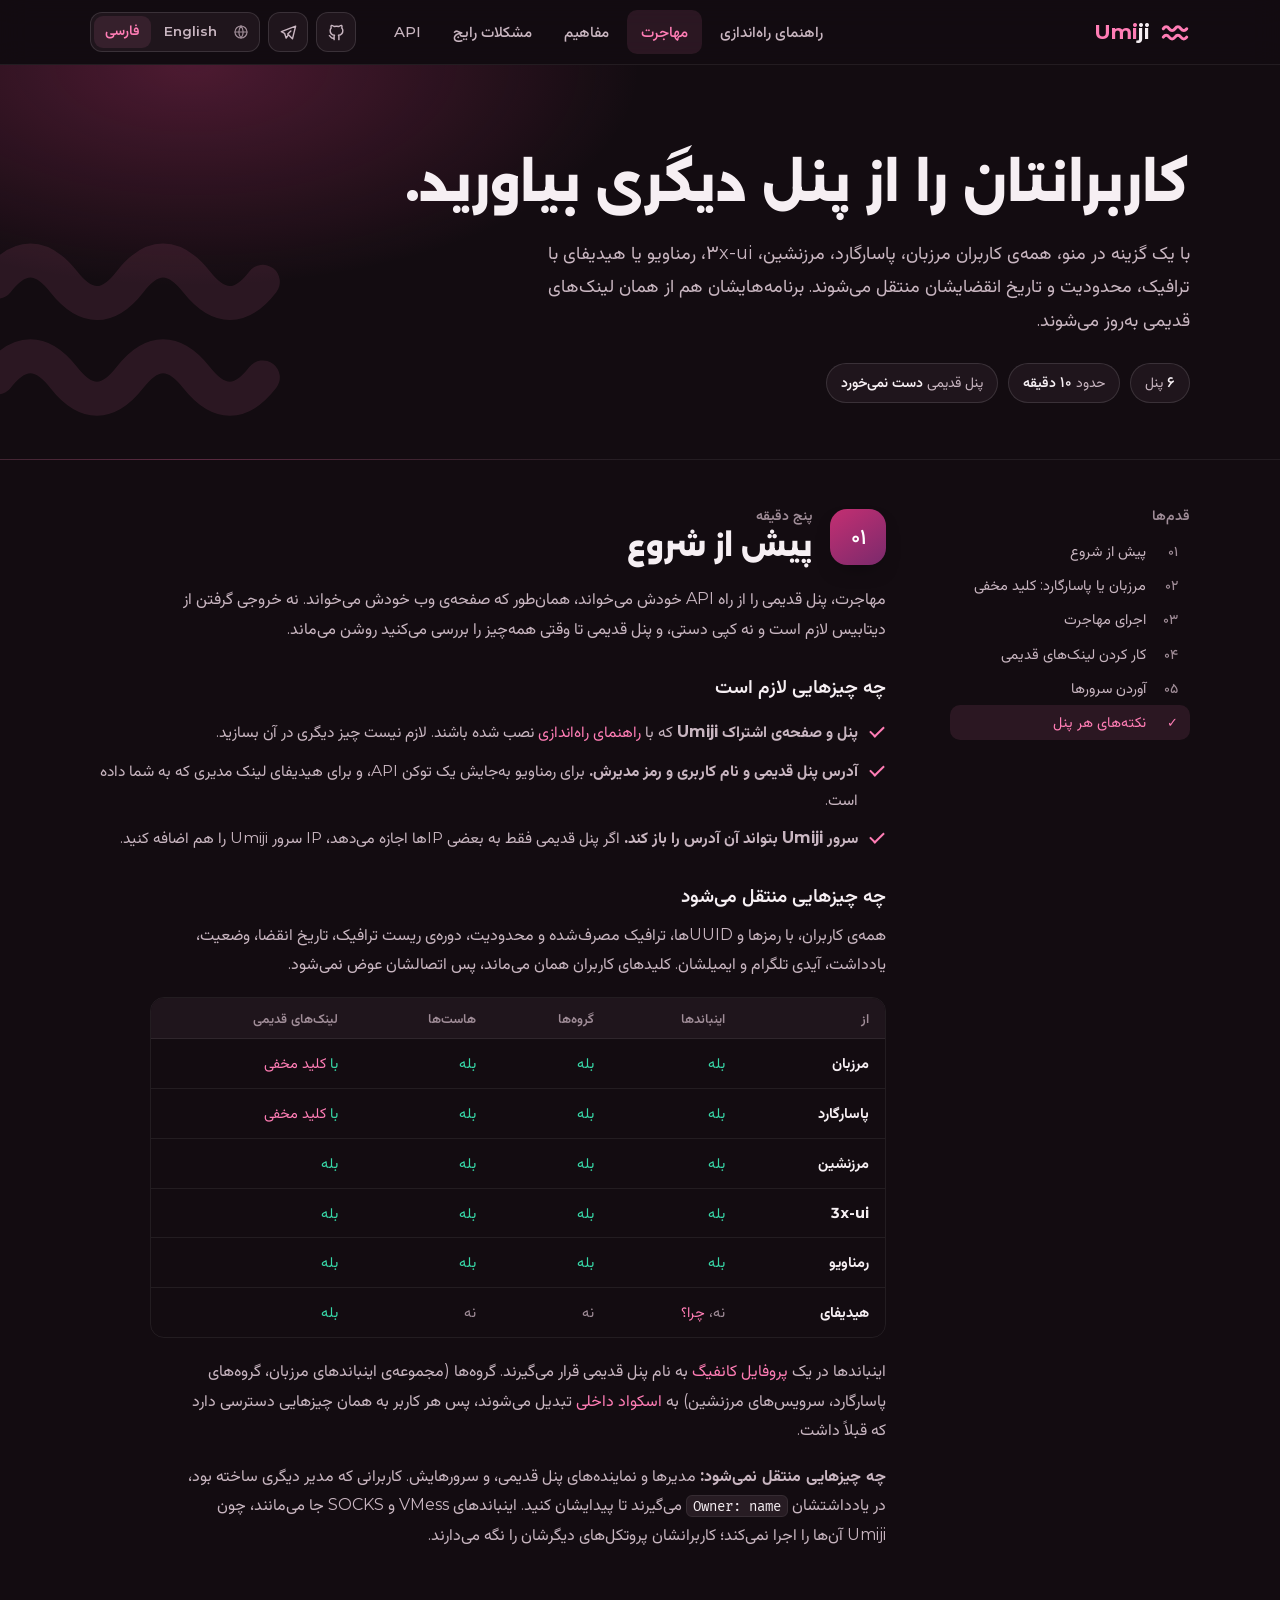
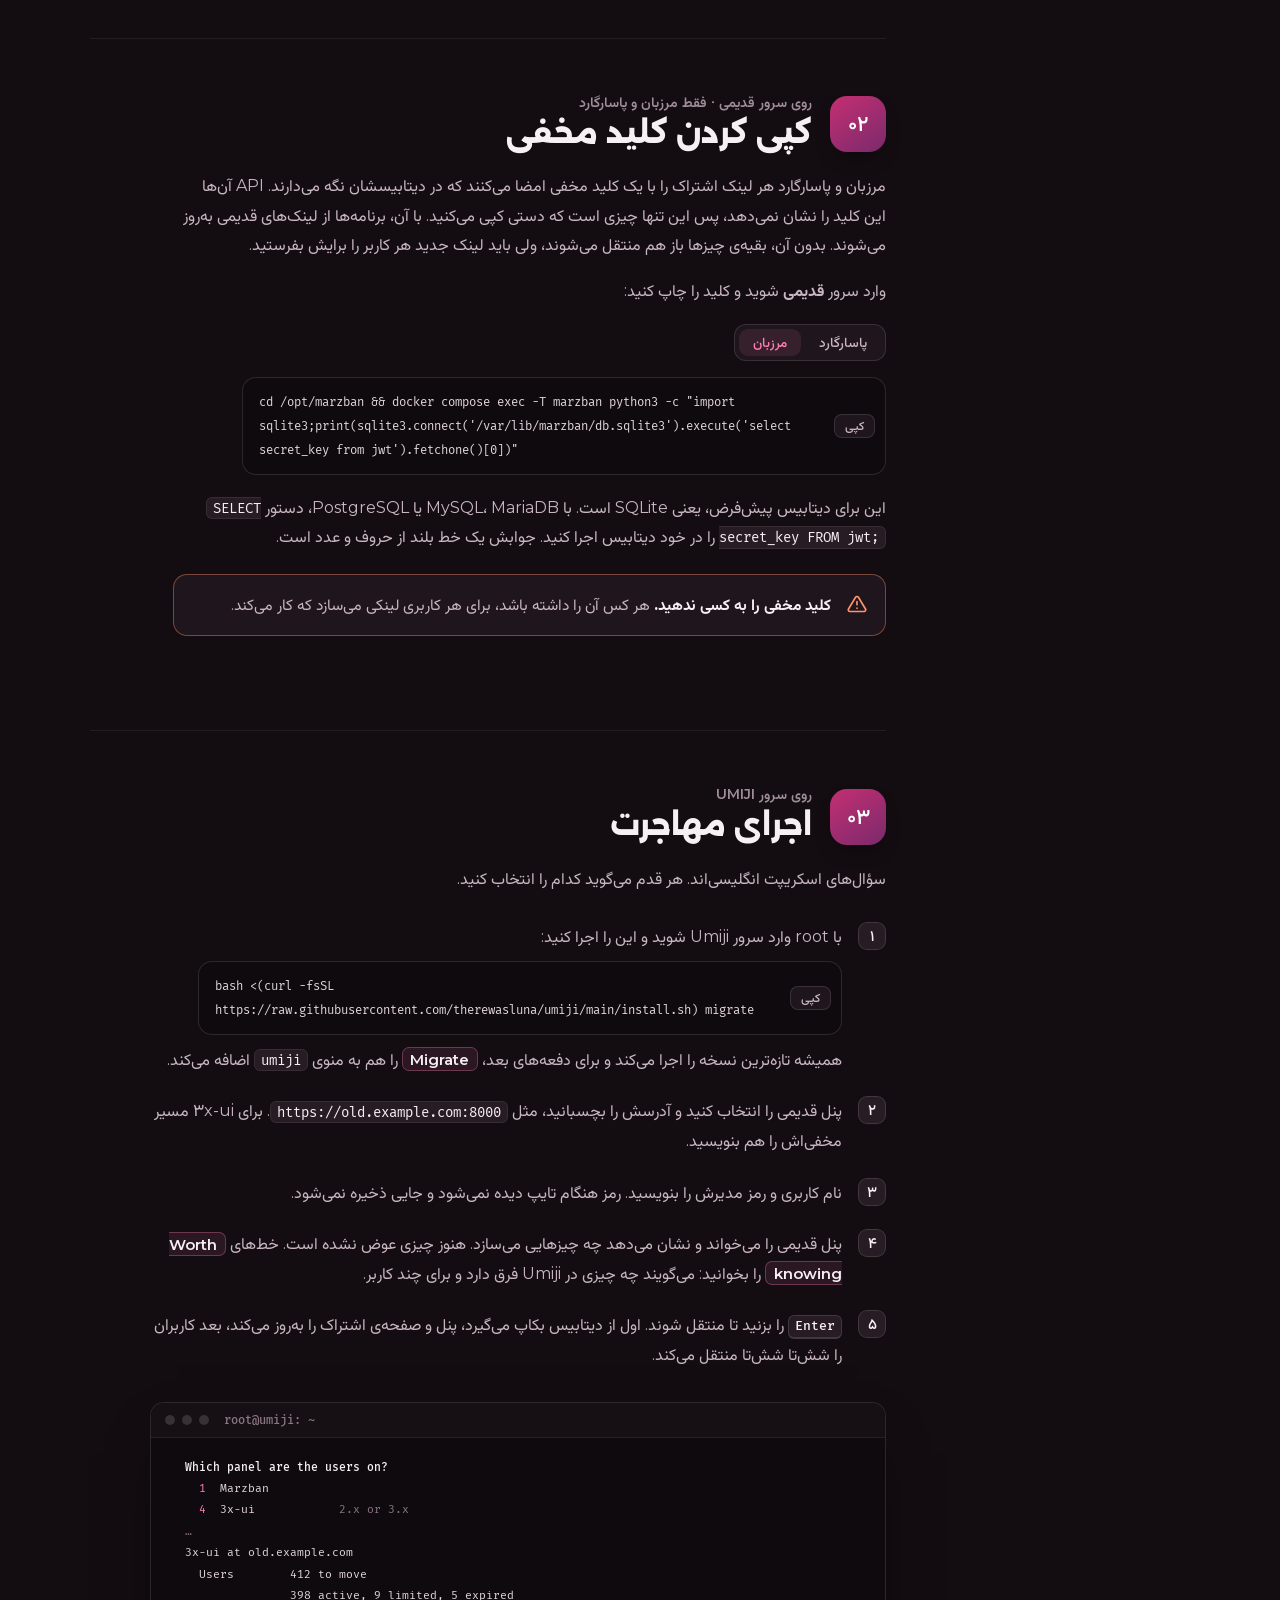
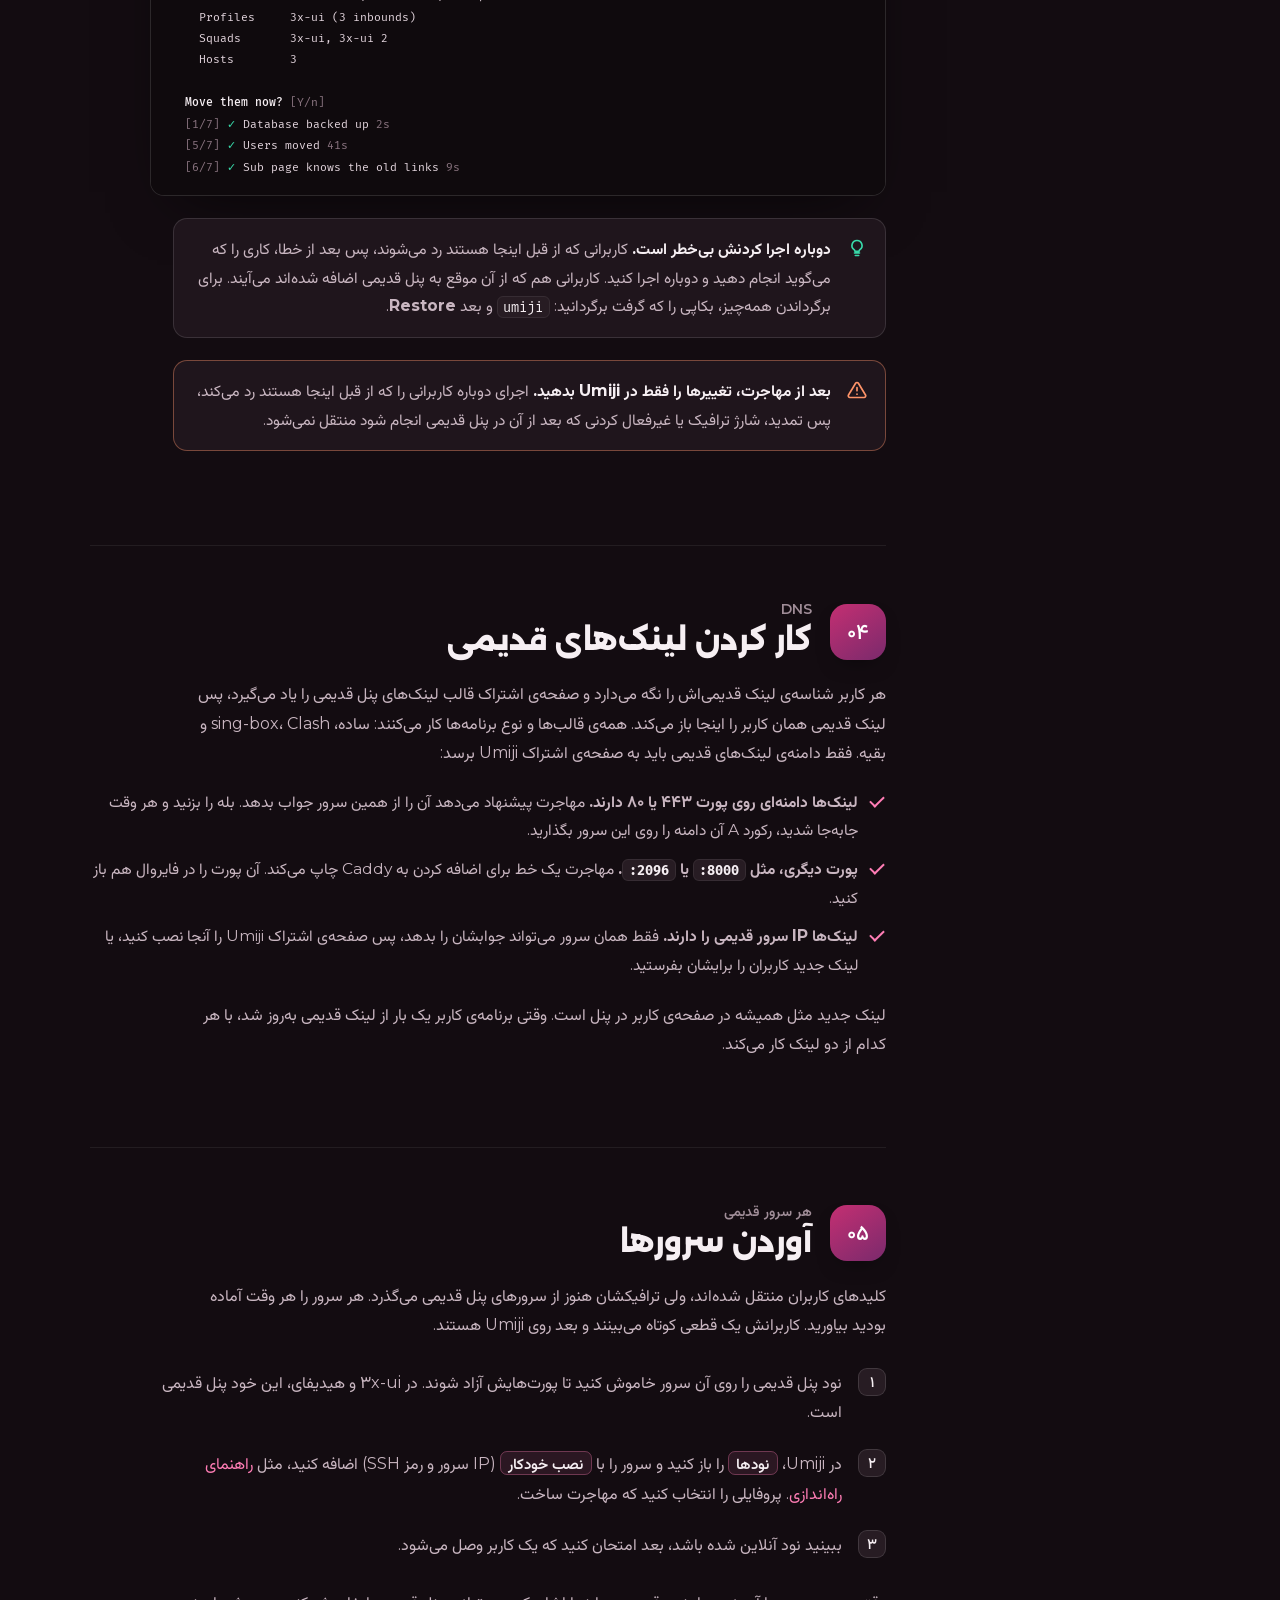
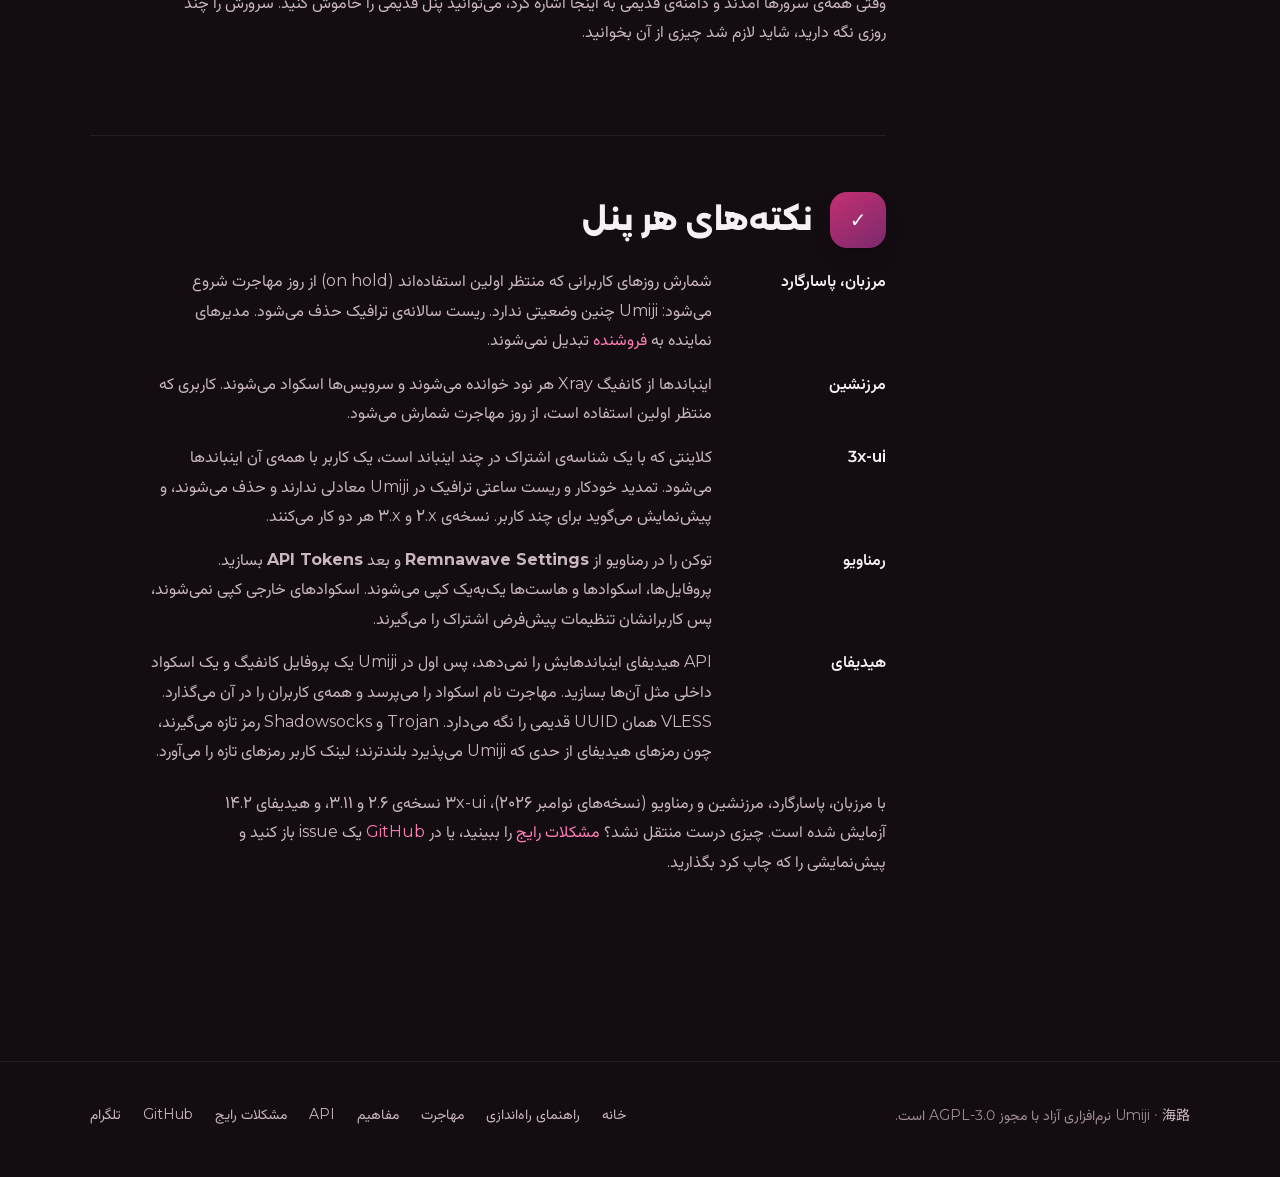
<file: docs/fa/migrate/index.html>
<!doctype html>
<html lang="fa" dir="rtl">
    <head>
        <meta charset="utf-8" />
        <meta name="viewport" content="width=device-width, initial-scale=1, viewport-fit=cover" />
        <title>مهاجرت از پنل دیگر · Umiji</title>
        <meta
            name="description"
            content="کاربرانتان را از مرزبان، پاسارگارد، مرزنشین، 3x-ui، رمناویو یا هیدیفای به Umiji بیاورید، با ترافیک، محدودیت و تاریخ انقضایشان. لینک‌های اشتراک قدیمی هم کار می‌کنند."
        />
        <meta name="theme-color" content="#130C11" />
        <link rel="alternate" hreflang="en" href="https://umiji.wiki/migrate/" />
        <link rel="alternate" hreflang="fa" href="https://umiji.wiki/fa/migrate/" />
        <link rel="icon" href="../../assets/favicon.svg" type="image/svg+xml" />
        <link rel="icon" href="../../assets/favicon-32.png" sizes="32x32" type="image/png" />
        <link rel="apple-touch-icon" href="../../assets/apple-touch-icon.png" />
        <link rel="preconnect" href="https://fonts.googleapis.com" />
        <link rel="preconnect" href="https://fonts.gstatic.com" crossorigin />
        <link rel="preload" href="../../assets/fonts/umiji-persian-digits.woff2" as="font" type="font/woff2" crossorigin />
        <link
            rel="stylesheet"
            href="https://fonts.googleapis.com/css2?family=Fira+Mono:wght@400;500&family=Alexandria:wght@500..800&family=Vazirmatn:wght@400..800&display=swap"
        />
        <!-- only the two letters of 海路 -->
        <link rel="stylesheet" href="https://fonts.googleapis.com/css2?family=Noto+Sans+JP:wght@400;600&text=%E6%B5%B7%E8%B7%AF&display=swap" />
        <link rel="stylesheet" href="../../assets/site.css" />
    </head>
    <body>
        <a class="skip" href="#main">رفتن به محتوا</a>

        <header class="topbar">
            <div class="wrap">
                <a class="brand" href="../" aria-label="خانه‌ی ویکی Umiji">
                    <svg viewBox="0 0 16 16" fill="none" aria-hidden="true">
                        <g stroke="currentColor" stroke-linecap="round" stroke-linejoin="round" stroke-width="1.6">
                            <path d="M1.75 6.25q1.56-2 3.13 0t3.12 0t3.13 0t3.12 0" />
                            <path d="M1.75 10.75q1.56-2 3.13 0t3.12 0t3.13 0t3.12 0" />
                        </g>
                    </svg>
                    <span class="word" dir="ltr"><span class="umi">Umi</span><span class="ji">ji</span></span>
                </a>
                <nav class="nav" id="site-nav" aria-label="اصلی">
                    <a href="../guide/">راهنمای راه‌اندازی</a>
                    <a href="./" aria-current="page">مهاجرت</a>
                    <a href="../concepts/">مفاهیم</a>
                    <a href="../troubleshooting/">مشکلات رایج</a>
                    <a href="../api/">API</a>
                    <a class="tg-row" href="https://t.me/umijidev">کانال تلگرام</a>
                </nav>
                <div class="tools">
                    <a class="icon-btn gh" href="https://github.com/therewasluna/umiji" aria-label="Umiji در GitHub">
                        <svg viewBox="0 0 24 24" fill="none" stroke="currentColor" stroke-width="1.8" stroke-linecap="round" stroke-linejoin="round" aria-hidden="true"><path d="M9 19c-4.3 1.4-4.3-2.5-6-3m12 5v-3.5c0-1 .1-1.4-.5-2 2.8-.3 5.5-1.4 5.5-6a4.6 4.6 0 0 0-1.3-3.2 4.2 4.2 0 0 0-.1-3.2s-1.1-.3-3.5 1.3a12.3 12.3 0 0 0-6.2 0C6.5 2.8 5.4 3.1 5.4 3.1a4.2 4.2 0 0 0-.1 3.2A4.6 4.6 0 0 0 4 9.5c0 4.6 2.7 5.7 5.5 6-.6.6-.6 1.2-.5 2V21" /></svg>
                    </a>
                    <a class="icon-btn tg" href="https://t.me/umijidev" aria-label="Umiji در تلگرام">
                        <svg viewBox="0 0 24 24" fill="none" stroke="currentColor" stroke-width="1.8" stroke-linecap="round" stroke-linejoin="round" aria-hidden="true"><path d="M15 10l-4 4l6 6l4-16l-18 7l4 2l2 6l3-4" /></svg>
                    </a>
                    <div class="lang" role="group" aria-label="زبان">
                        <svg viewBox="0 0 24 24" fill="none" stroke="currentColor" stroke-width="1.8" stroke-linecap="round" stroke-linejoin="round" aria-hidden="true"><circle cx="12" cy="12" r="9" /><path d="M3 12h18M12 3a14 14 0 0 1 0 18M12 3a14 14 0 0 0 0 18" /></svg>
                        <a href="../../migrate/" lang="en" hreflang="en">English</a>
                        <a href="./" lang="fa" aria-current="page">فارسی</a>
                    </div>
                    <button class="icon-btn menu-btn" type="button" aria-expanded="false" aria-controls="site-nav" aria-label="منو"><i></i><i></i></button>
                </div>
            </div>
        </header>

        <main id="main">
            <div class="page-head">
                <div class="wrap">
                    <h1>کاربرانتان را از پنل دیگری بیاورید.</h1>
                    <p>
                        با یک گزینه در منو، همه‌ی کاربران مرزبان، پاسارگارد، مرزنشین، <bdi>3x-ui</bdi>، رمناویو یا هیدیفای
                        با ترافیک، محدودیت و تاریخ انقضایشان منتقل می‌شوند. برنامه‌هایشان هم از همان لینک‌های قدیمی به‌روز می‌شوند.
                    </p>
                    <ul class="facts">
                        <li><b>6</b> پنل</li>
                        <li>حدود <b>10 دقیقه</b></li>
                        <li>پنل قدیمی <b>دست نمی‌خورد</b></li>
                    </ul>
                </div>
                <svg class="waves" viewBox="0 0 16 16" fill="none" aria-hidden="true"><g stroke="currentColor" stroke-linecap="round" stroke-width="1.6"><path d="M1.75 6.25q1.56-2 3.13 0t3.12 0t3.13 0t3.12 0" /><path d="M1.75 10.75q1.56-2 3.13 0t3.12 0t3.13 0t3.12 0" /></g></svg>
            </div>

            <div class="wrap docs">
                <aside class="toc collapsible" aria-label="قدم‌ها">
                    <button class="toc-toggle" type="button" aria-expanded="false">
                        همه‌ی قدم‌ها
                        <svg viewBox="0 0 24 24" fill="none" stroke="currentColor" stroke-width="2" stroke-linecap="round" stroke-linejoin="round" aria-hidden="true"><path d="M6 9l6 6 6-6" /></svg>
                    </button>
                    <h2>قدم‌ها</h2>
                    <ol>
                        <li><a href="#before"><span class="num">01</span>پیش از شروع</a></li>
                        <li><a href="#secret"><span class="num">02</span>مرزبان یا پاسارگارد: کلید مخفی</a></li>
                        <li><a href="#run"><span class="num">03</span>اجرای مهاجرت</a></li>
                        <li><a href="#old-links"><span class="num">04</span>کار کردن لینک‌های قدیمی</a></li>
                        <li><a href="#servers"><span class="num">05</span>آوردن سرورها</a></li>
                        <li><a href="#per-panel"><span class="num">✓</span>نکته‌های هر پنل</a></li>
                    </ol>
                </aside>

                <article>
                    <!-- 01 -->
                    <section class="step" id="before">
                        <div class="step-head">
                            <span class="step-num">01</span>
                            <div><span class="meta">پنج دقیقه</span><h2>پیش از شروع</h2></div>
                        </div>
                        <p>
                            مهاجرت، پنل قدیمی را از راه API خودش می‌خواند، همان‌طور که صفحه‌ی وب خودش می‌خواند. نه خروجی گرفتن از
                            دیتابیس لازم است و نه کپی دستی، و پنل قدیمی تا وقتی همه‌چیز را بررسی می‌کنید روشن می‌ماند.
                        </p>
                        <h3>چه چیزهایی لازم است</h3>
                        <ul class="checks">
                            <li><strong>پنل و صفحه‌ی اشتراک Umiji</strong> که با <a href="../guide/#install">راهنمای راه‌اندازی</a> نصب شده باشند. لازم نیست چیز دیگری در آن بسازید.</li>
                            <li><strong>آدرس پنل قدیمی و نام کاربری و رمز مدیرش.</strong> برای رمناویو به‌جایش یک توکن API، و برای هیدیفای لینک مدیری که به شما داده است.</li>
                            <li><strong>سرور Umiji بتواند آن آدرس را باز کند.</strong> اگر پنل قدیمی فقط به بعضی IPها اجازه می‌دهد، IP سرور Umiji را هم اضافه کنید.</li>
                        </ul>

                        <h3 id="what-moves">چه چیزهایی منتقل می‌شود</h3>
                        <p>
                            همه‌ی کاربران، با رمزها و UUIDها، ترافیک مصرف‌شده و محدودیت، دوره‌ی ریست ترافیک، تاریخ انقضا، وضعیت،
                            یادداشت، آیدی تلگرام و ایمیلشان. کلیدهای کاربران همان می‌ماند، پس اتصالشان عوض نمی‌شود.
                        </p>
                        <div class="table-wrap">
                            <table class="data moves">
                                <thead><tr><th>از</th><th>اینباندها</th><th>گروه‌ها</th><th>هاست‌ها</th><th>لینک‌های قدیمی</th></tr></thead>
                                <tbody>
                                    <tr><td><b>مرزبان</b></td><td class="y">بله</td><td class="y">بله</td><td class="y">بله</td><td class="y">با <a href="#secret">کلید مخفی</a></td></tr>
                                    <tr><td><b>پاسارگارد</b></td><td class="y">بله</td><td class="y">بله</td><td class="y">بله</td><td class="y">با <a href="#secret">کلید مخفی</a></td></tr>
                                    <tr><td><b>مرزنشین</b></td><td class="y">بله</td><td class="y">بله</td><td class="y">بله</td><td class="y">بله</td></tr>
                                    <tr><td><b><bdi>3x-ui</bdi></b></td><td class="y">بله</td><td class="y">بله</td><td class="y">بله</td><td class="y">بله</td></tr>
                                    <tr><td><b>رمناویو</b></td><td class="y">بله</td><td class="y">بله</td><td class="y">بله</td><td class="y">بله</td></tr>
                                    <tr><td><b>هیدیفای</b></td><td class="n">نه، <a href="#hiddify">چرا؟</a></td><td class="n">نه</td><td class="n">نه</td><td class="y">بله</td></tr>
                                </tbody>
                            </table>
                        </div>
                        <p>
                            اینباندها در یک <a href="../concepts/#config-profile">پروفایل کانفیگ</a> به نام پنل قدیمی قرار می‌گیرند.
                            گروه‌ها (مجموعه‌ی اینباندهای مرزبان، گروه‌های پاسارگارد، سرویس‌های مرزنشین) به
                            <a href="../concepts/#internal-squad">اسکواد داخلی</a> تبدیل می‌شوند، پس هر کاربر به همان چیزهایی دسترسی دارد که قبلاً داشت.
                        </p>
                        <p>
                            <strong>چه چیزهایی منتقل نمی‌شود:</strong> مدیرها و نماینده‌های پنل قدیمی، و سرورهایش. کاربرانی که مدیر
                            دیگری ساخته بود، در یادداشتشان <bdi><code>Owner: name</code></bdi> می‌گیرند تا پیدایشان کنید. اینباندهای VMess
                            و SOCKS جا می‌مانند، چون Umiji آن‌ها را اجرا نمی‌کند؛ کاربرانشان پروتکل‌های دیگرشان را نگه می‌دارند.
                        </p>
                    </section>

                    <!-- 02 -->
                    <section class="step" id="secret">
                        <div class="step-head">
                            <span class="step-num">02</span>
                            <div><span class="meta">روی سرور قدیمی · فقط مرزبان و پاسارگارد</span><h2>کپی کردن کلید مخفی</h2></div>
                        </div>
                        <p>
                            مرزبان و پاسارگارد هر لینک اشتراک را با یک کلید مخفی امضا می‌کنند که در دیتابیسشان نگه می‌دارند. API آن‌ها
                            این کلید را نشان نمی‌دهد، پس این تنها چیزی است که دستی کپی می‌کنید. با آن، برنامه‌ها از لینک‌های قدیمی به‌روز
                            می‌شوند. بدون آن، بقیه‌ی چیزها باز هم منتقل می‌شوند، ولی باید لینک جدید هر کاربر را برایش بفرستید.
                        </p>
                        <p>وارد سرور <strong>قدیمی</strong> شوید و کلید را چاپ کنید:</p>
                        <div class="tabs">
                            <div role="tablist" aria-label="پنل">
                                <button role="tab" type="button">مرزبان</button>
                                <button role="tab" type="button">پاسارگارد</button>
                            </div>
                            <div role="tabpanel">
                                <pre data-copy class="cmd"><code>cd /opt/marzban && docker compose exec -T marzban python3 -c "import sqlite3;print(sqlite3.connect('/var/lib/marzban/db.sqlite3').execute('select secret_key from jwt').fetchone()[0])"</code></pre>
                            </div>
                            <div role="tabpanel">
                                <pre data-copy class="cmd"><code>cd /opt/pasarguard && docker compose exec -T pasarguard python3 -c "import sqlite3;print(sqlite3.connect('/var/lib/pasarguard/db.sqlite3').execute('select secret_key from jwt').fetchone()[0])"</code></pre>
                            </div>
                        </div>
                        <p>
                            این برای دیتابیس پیش‌فرض، یعنی SQLite است. با MySQL، MariaDB یا PostgreSQL، دستور
                            <bdi><code>SELECT secret_key FROM jwt;</code></bdi> را در خود دیتابیس اجرا کنید. جوابش یک خط بلند از حروف و عدد است.
                        </p>
                        <div class="note warn">
                            <svg viewBox="0 0 24 24" fill="none" stroke="currentColor" stroke-width="2" stroke-linecap="round" stroke-linejoin="round" aria-hidden="true"><path d="M12 9v4M12 17h.01M10.3 3.9L1.8 18a2 2 0 0 0 1.7 3h17a2 2 0 0 0 1.7-3L13.7 3.9a2 2 0 0 0-3.4 0z" /></svg>
                            <p><strong>کلید مخفی را به کسی ندهید.</strong> هر کس آن را داشته باشد، برای هر کاربری لینکی می‌سازد که کار می‌کند.</p>
                        </div>
                    </section>

                    <!-- 03 -->
                    <section class="step" id="run">
                        <div class="step-head">
                            <span class="step-num">03</span>
                            <div><span class="meta">روی سرور Umiji</span><h2>اجرای مهاجرت</h2></div>
                        </div>
                        <p>سؤال‌های اسکریپت انگلیسی‌اند. هر قدم می‌گوید کدام را انتخاب کنید.</p>
                        <ol class="do">
                            <li>
                                با root وارد سرور Umiji شوید و این را اجرا کنید:
                                <pre data-copy class="cmd"><code>bash &lt;(curl -fsSL https://raw.githubusercontent.com/therewasluna/umiji/main/install.sh) migrate</code></pre>
                                همیشه تازه‌ترین نسخه را اجرا می‌کند و برای دفعه‌های بعد، <b lang="en">Migrate</b> را
                                هم به منوی <code>umiji</code> اضافه می‌کند.
                            </li>
                            <li>پنل قدیمی را انتخاب کنید و آدرسش را بچسبانید، مثل <bdi><code>https://old.example.com:8000</code></bdi>. برای <bdi>3x-ui</bdi> مسیر مخفی‌اش را هم بنویسید.</li>
                            <li>نام کاربری و رمز مدیرش را بنویسید. رمز هنگام تایپ دیده نمی‌شود و جایی ذخیره نمی‌شود.</li>
                            <li>
                                پنل قدیمی را می‌خواند و نشان می‌دهد چه چیزهایی می‌سازد. هنوز چیزی عوض نشده است. خط‌های
                                <b lang="en">Worth knowing</b> را بخوانید: می‌گویند چه چیزی در Umiji فرق دارد و برای چند کاربر.
                            </li>
                            <li>
                                <kbd>Enter</kbd> را بزنید تا منتقل شوند. اول از دیتابیس بکاپ می‌گیرد، پنل و صفحه‌ی اشتراک را به‌روز
                                می‌کند، بعد کاربران را شش‌تا شش‌تا منتقل می‌کند.
                            </li>
                        </ol>
                        <div class="term">
                            <div class="term-bar" aria-hidden="true"><i></i><i></i><i></i><span>root@umiji: ~</span></div>
<pre aria-label="مهاجرت روی صفحه: نشان می‌دهد از پنل قدیمی چه خوانده، می‌پرسد، بعد کاربران را منتقل می‌کند."><code>  <b>Which panel are the users on?</b>
    <span class="r">1</span>  Marzban
    <span class="r">4</span>  3x-ui            <span class="d">2.x or 3.x</span>
  <span class="d">…</span>
  3x-ui at old.example.com
    Users        412 to move
                 398 active, 9 limited, 5 expired
    Profiles     3x-ui (3 inbounds)
    Squads       3x-ui, 3x-ui 2
    Hosts        3

  <b>Move them now?</b> <span class="d">[Y/n]</span>
  <span class="d">[1/7]</span> <span class="ok">✓</span> Database backed up <span class="d">2s</span>
  <span class="d">[5/7]</span> <span class="ok">✓</span> Users moved <span class="d">41s</span>
  <span class="d">[6/7]</span> <span class="ok">✓</span> Sub page knows the old links <span class="d">9s</span></code></pre>
                        </div>
                        <div class="note tip">
                            <svg viewBox="0 0 24 24" fill="none" stroke="currentColor" stroke-width="2" stroke-linecap="round" stroke-linejoin="round" aria-hidden="true"><path d="M9 18h6M10 21h4M12 3a6 6 0 0 0-3.5 10.9c.6.5 1 1.2 1 2V16h5v-.1c0-.8.4-1.5 1-2A6 6 0 0 0 12 3z" /></svg>
                            <p>
                                <strong>دوباره اجرا کردنش بی‌خطر است.</strong> کاربرانی که از قبل اینجا هستند رد می‌شوند، پس بعد از
                                خطا، کاری را که می‌گوید انجام دهید و دوباره اجرا کنید. کاربرانی هم که از آن موقع به پنل قدیمی اضافه
                                شده‌اند می‌آیند. برای برگرداندن همه‌چیز، بکاپی را که گرفت برگردانید: <code>umiji</code> و بعد <b lang="en">Restore</b>.
                            </p>
                        </div>
                        <div class="note warn">
                            <svg viewBox="0 0 24 24" fill="none" stroke="currentColor" stroke-width="2" stroke-linecap="round" stroke-linejoin="round" aria-hidden="true"><path d="M12 9v4M12 17h.01M10.3 3.9L1.8 18a2 2 0 0 0 1.7 3h17a2 2 0 0 0 1.7-3L13.7 3.9a2 2 0 0 0-3.4 0z" /></svg>
                            <p>
                                <strong>بعد از مهاجرت، تغییرها را فقط در Umiji بدهید.</strong> اجرای دوباره کاربرانی را که از قبل
                                اینجا هستند رد می‌کند، پس تمدید، شارژ ترافیک یا غیرفعال کردنی که بعد از آن در پنل قدیمی انجام شود منتقل نمی‌شود.
                            </p>
                        </div>
                    </section>

                    <!-- 04 -->
                    <section class="step" id="old-links">
                        <div class="step-head">
                            <span class="step-num">04</span>
                            <div><span class="meta">DNS</span><h2>کار کردن لینک‌های قدیمی</h2></div>
                        </div>
                        <p>
                            هر کاربر شناسه‌ی لینک قدیمی‌اش را نگه می‌دارد و صفحه‌ی اشتراک قالب لینک‌های پنل قدیمی را یاد می‌گیرد، پس
                            لینک قدیمی همان کاربر را اینجا باز می‌کند. همه‌ی قالب‌ها و نوع برنامه‌ها کار می‌کنند: ساده، sing-box، Clash
                            و بقیه. فقط دامنه‌ی لینک‌های قدیمی باید به صفحه‌ی اشتراک Umiji برسد:
                        </p>
                        <ul class="checks">
                            <li>
                                <strong>لینک‌ها دامنه‌ای روی پورت 443 یا 80 دارند.</strong> مهاجرت پیشنهاد می‌دهد آن را از همین سرور
                                جواب بدهد. بله را بزنید و هر وقت جابه‌جا شدید، رکورد A آن دامنه را روی این سرور بگذارید.
                            </li>
                            <li>
                                <strong>پورت دیگری، مثل <bdi><code>:8000</code></bdi> یا <bdi><code>:2096</code></bdi>.</strong> مهاجرت یک خط
                                برای اضافه کردن به Caddy چاپ می‌کند. آن پورت را در فایروال هم باز کنید.
                            </li>
                            <li>
                                <strong>لینک‌ها IP سرور قدیمی را دارند.</strong> فقط همان سرور می‌تواند جوابشان را بدهد، پس صفحه‌ی اشتراک
                                Umiji را آنجا نصب کنید، یا لینک جدید کاربران را برایشان بفرستید.
                            </li>
                        </ul>
                        <p>
                            لینک جدید مثل همیشه در صفحه‌ی کاربر در پنل است. وقتی برنامه‌ی کاربر یک بار از لینک قدیمی به‌روز شد، با هر
                            کدام از دو لینک کار می‌کند.
                        </p>
                    </section>

                    <!-- 05 -->
                    <section class="step" id="servers">
                        <div class="step-head">
                            <span class="step-num">05</span>
                            <div><span class="meta">هر سرور قدیمی</span><h2>آوردن سرورها</h2></div>
                        </div>
                        <p>
                            کلیدهای کاربران منتقل شده‌اند، ولی ترافیکشان هنوز از سرورهای پنل قدیمی می‌گذرد. هر سرور را هر وقت آماده
                            بودید بیاورید. کاربرانش یک قطعی کوتاه می‌بینند و بعد روی Umiji هستند.
                        </p>
                        <ol class="do">
                            <li>نود پنل قدیمی را روی آن سرور خاموش کنید تا پورت‌هایش آزاد شوند. در <bdi>3x-ui</bdi> و هیدیفای، این خود پنل قدیمی است.</li>
                            <li>
                                در Umiji، <b class="ui">نودها</b> را باز کنید و سرور را با <b class="ui">نصب خودکار</b> (IP سرور و رمز SSH)
                                اضافه کنید، مثل <a href="../guide/#node">راهنمای راه‌اندازی</a>. پروفایلی را انتخاب کنید که مهاجرت ساخت.
                            </li>
                            <li>ببینید نود آنلاین شده باشد، بعد امتحان کنید که یک کاربر وصل می‌شود.</li>
                        </ol>
                        <p>
                            وقتی همه‌ی سرورها آمدند و دامنه‌ی قدیمی به اینجا اشاره کرد، می‌توانید پنل قدیمی را خاموش کنید. سرورش را
                            چند روزی نگه دارید، شاید لازم شد چیزی از آن بخوانید.
                        </p>
                    </section>

                    <section class="step" id="per-panel">
                        <div class="step-head">
                            <span class="step-num">✓</span>
                            <div><h2>نکته‌های هر پنل</h2></div>
                        </div>
                        <dl class="per-panel">
                            <dt>مرزبان، پاسارگارد</dt>
                            <dd>
                                شمارش روزهای کاربرانی که منتظر اولین استفاده‌اند (<span lang="en">on hold</span>) از روز مهاجرت شروع
                                می‌شود: Umiji چنین وضعیتی ندارد. ریست سالانه‌ی ترافیک حذف می‌شود. مدیرهای نماینده به
                                <a href="../concepts/#broker">فروشنده</a> تبدیل نمی‌شوند.
                            </dd>
                            <dt>مرزنشین</dt>
                            <dd>
                                اینباندها از کانفیگ Xray هر نود خوانده می‌شوند و سرویس‌ها اسکواد می‌شوند. کاربری که منتظر اولین استفاده
                                است، از روز مهاجرت شمارش می‌شود.
                            </dd>
                            <dt><bdi>3x-ui</bdi></dt>
                            <dd>
                                کلاینتی که با یک شناسه‌ی اشتراک در چند اینباند است، یک کاربر با همه‌ی آن اینباندها می‌شود. تمدید خودکار
                                و ریست ساعتی ترافیک در Umiji معادلی ندارند و حذف می‌شوند، و پیش‌نمایش می‌گوید برای چند کاربر. نسخه‌ی
                                <bdi>2.x</bdi> و <bdi>3.x</bdi> هر دو کار می‌کنند.
                            </dd>
                            <dt>رمناویو</dt>
                            <dd>
                                توکن را در رمناویو از <b lang="en">Remnawave Settings</b> و بعد <b lang="en">API Tokens</b> بسازید. پروفایل‌ها،
                                اسکوادها و هاست‌ها یک‌به‌یک کپی می‌شوند. اسکوادهای خارجی کپی نمی‌شوند، پس کاربرانشان تنظیمات پیش‌فرض اشتراک را می‌گیرند.
                            </dd>
                            <dt id="hiddify">هیدیفای</dt>
                            <dd>
                                API هیدیفای اینباندهایش را نمی‌دهد، پس اول در Umiji یک پروفایل کانفیگ و یک اسکواد داخلی مثل آن‌ها
                                بسازید. مهاجرت نام اسکواد را می‌پرسد و همه‌ی کاربران را در آن می‌گذارد. VLESS همان UUID قدیمی را نگه
                                می‌دارد. Trojan و Shadowsocks رمز تازه می‌گیرند، چون رمزهای هیدیفای از حدی که Umiji می‌پذیرد بلندترند؛
                                لینک کاربر رمزهای تازه را می‌آورد.
                            </dd>
                        </dl>
                        <p>
                            با مرزبان، پاسارگارد، مرزنشین و رمناویو (نسخه‌های نوامبر 2026)، <bdi>3x-ui</bdi> نسخه‌ی 2.6 و 3.11، و هیدیفای 14.2
                            آزمایش شده است. چیزی درست منتقل نشد؟ <a href="../troubleshooting/">مشکلات رایج</a> را ببینید، یا در
                            <a href="https://github.com/therewasluna/umiji/issues">GitHub</a> یک issue باز کنید و پیش‌نمایشی را که چاپ کرد بگذارید.
                        </p>
                    </section>
                </article>
            </div>
        </main>

        <footer class="footer">
            <div class="wrap">
                <span><bdi class="jp" lang="ja">海路</bdi> · Umiji نرم‌افزاری آزاد با مجوز AGPL-3.0 است.</span>
                <nav aria-label="پانویس">
                    <a href="../">خانه</a>
                    <a href="../guide/">راهنمای راه‌اندازی</a>
                    <a href="./">مهاجرت</a>
                    <a href="../concepts/">مفاهیم</a>
                    <a href="../api/">API</a>
                    <a href="../troubleshooting/">مشکلات رایج</a>
                    <a href="https://github.com/therewasluna/umiji">GitHub</a>
                    <a href="https://t.me/umijidev">تلگرام</a>
                </nav>
            </div>
        </footer>
        <script src="../../assets/site.js" defer></script>
    </body>
</html>
</file>
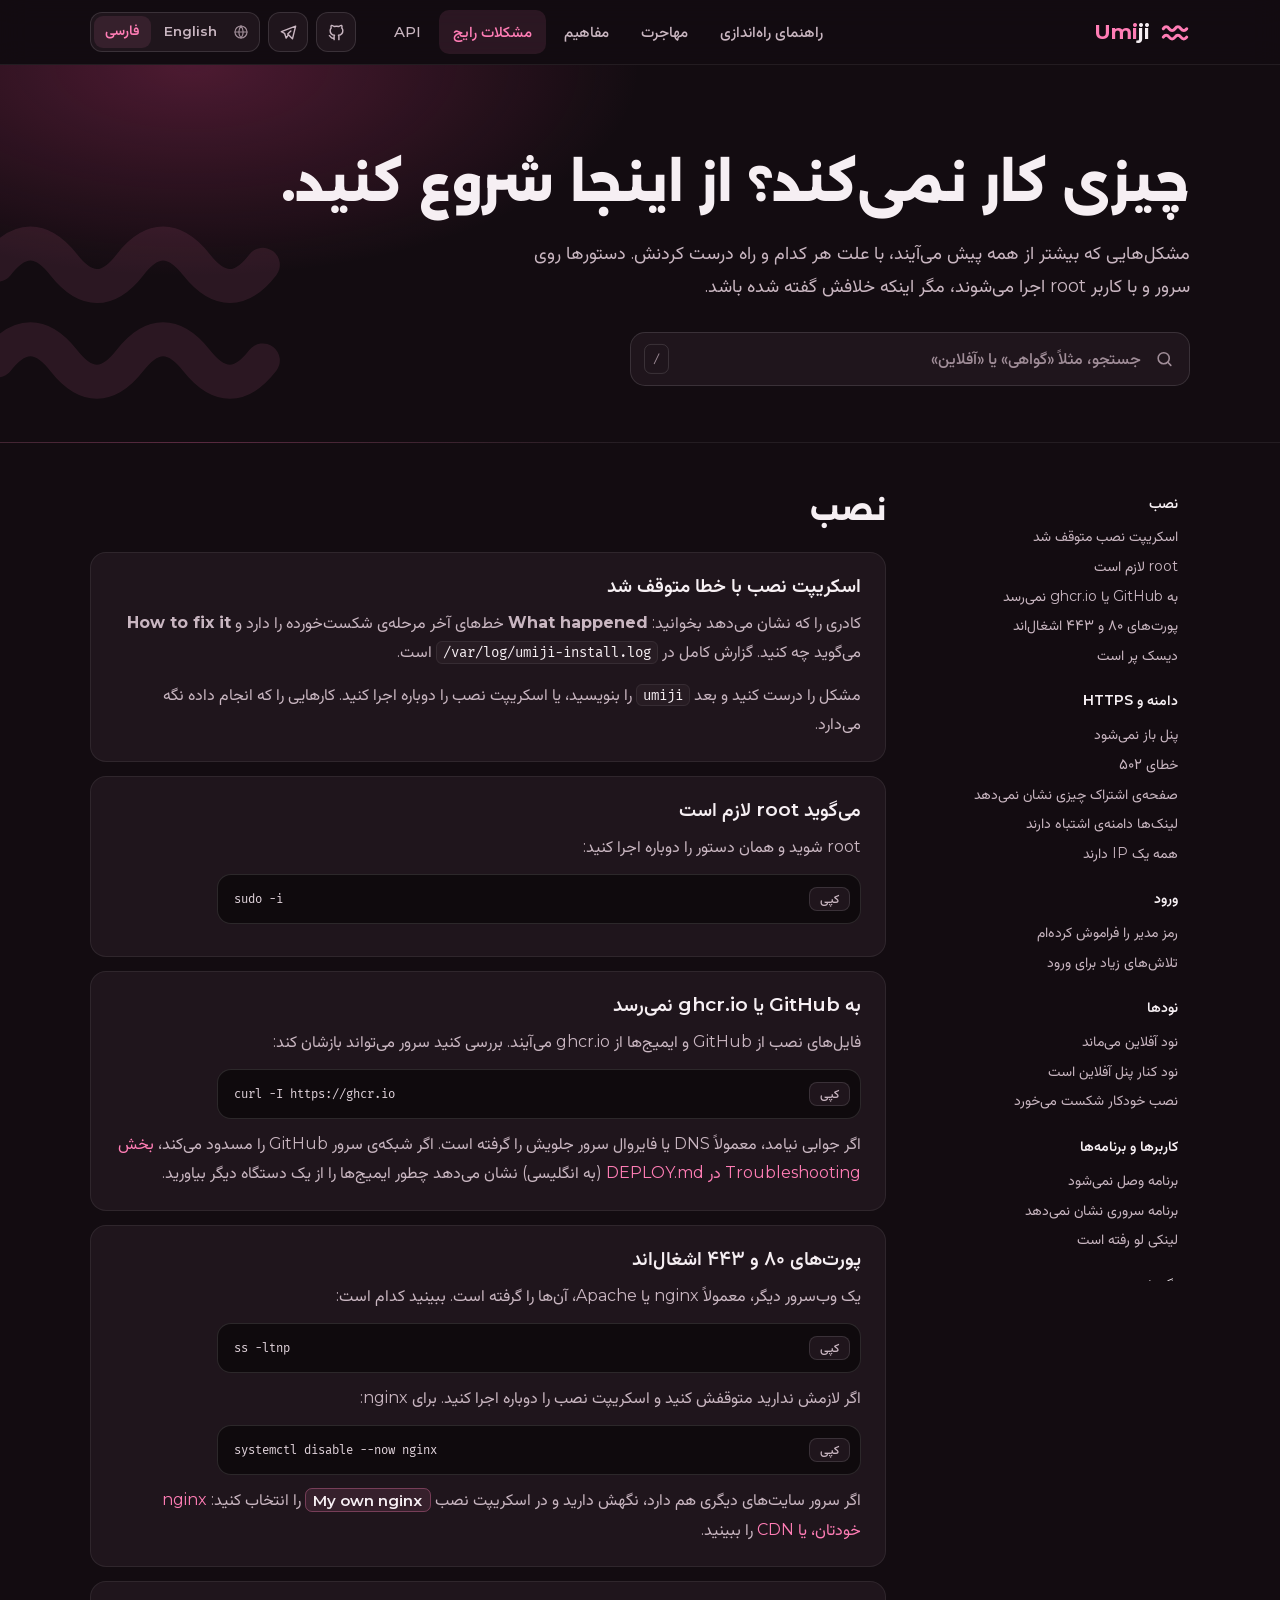
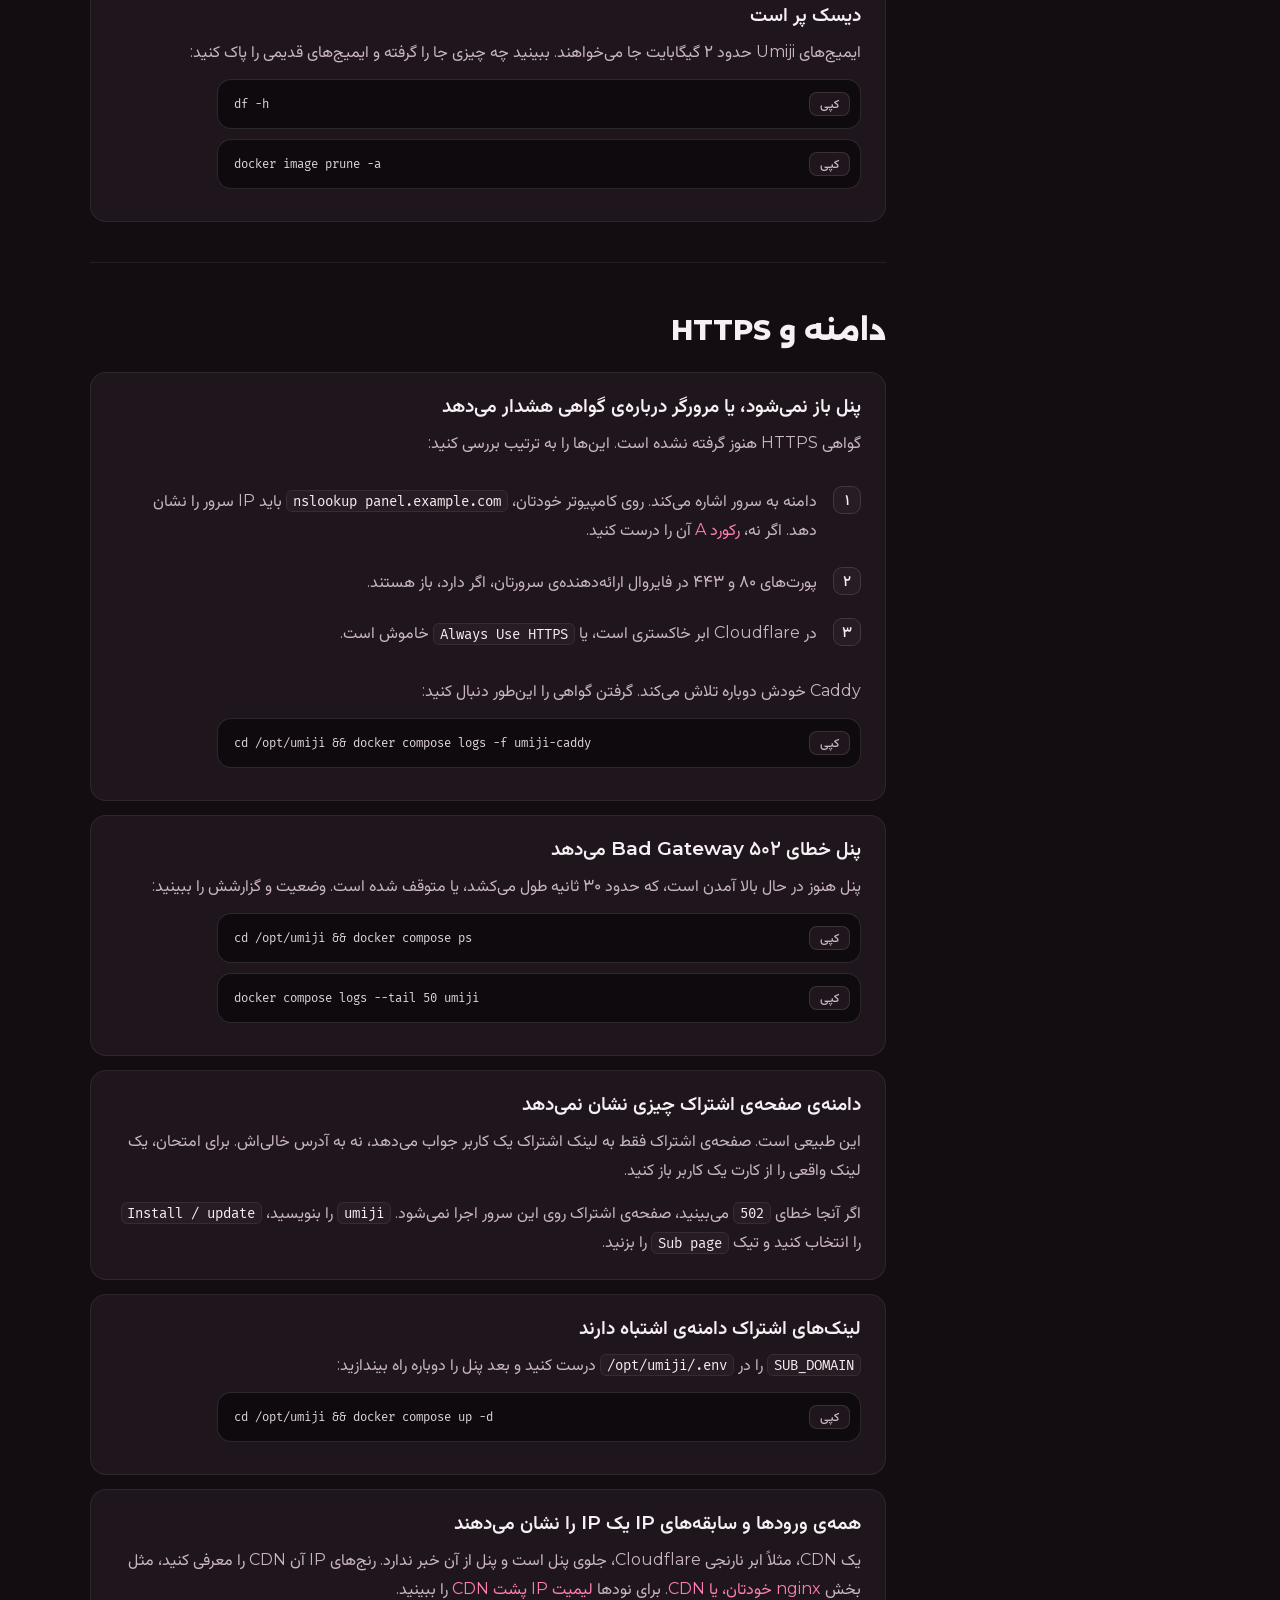
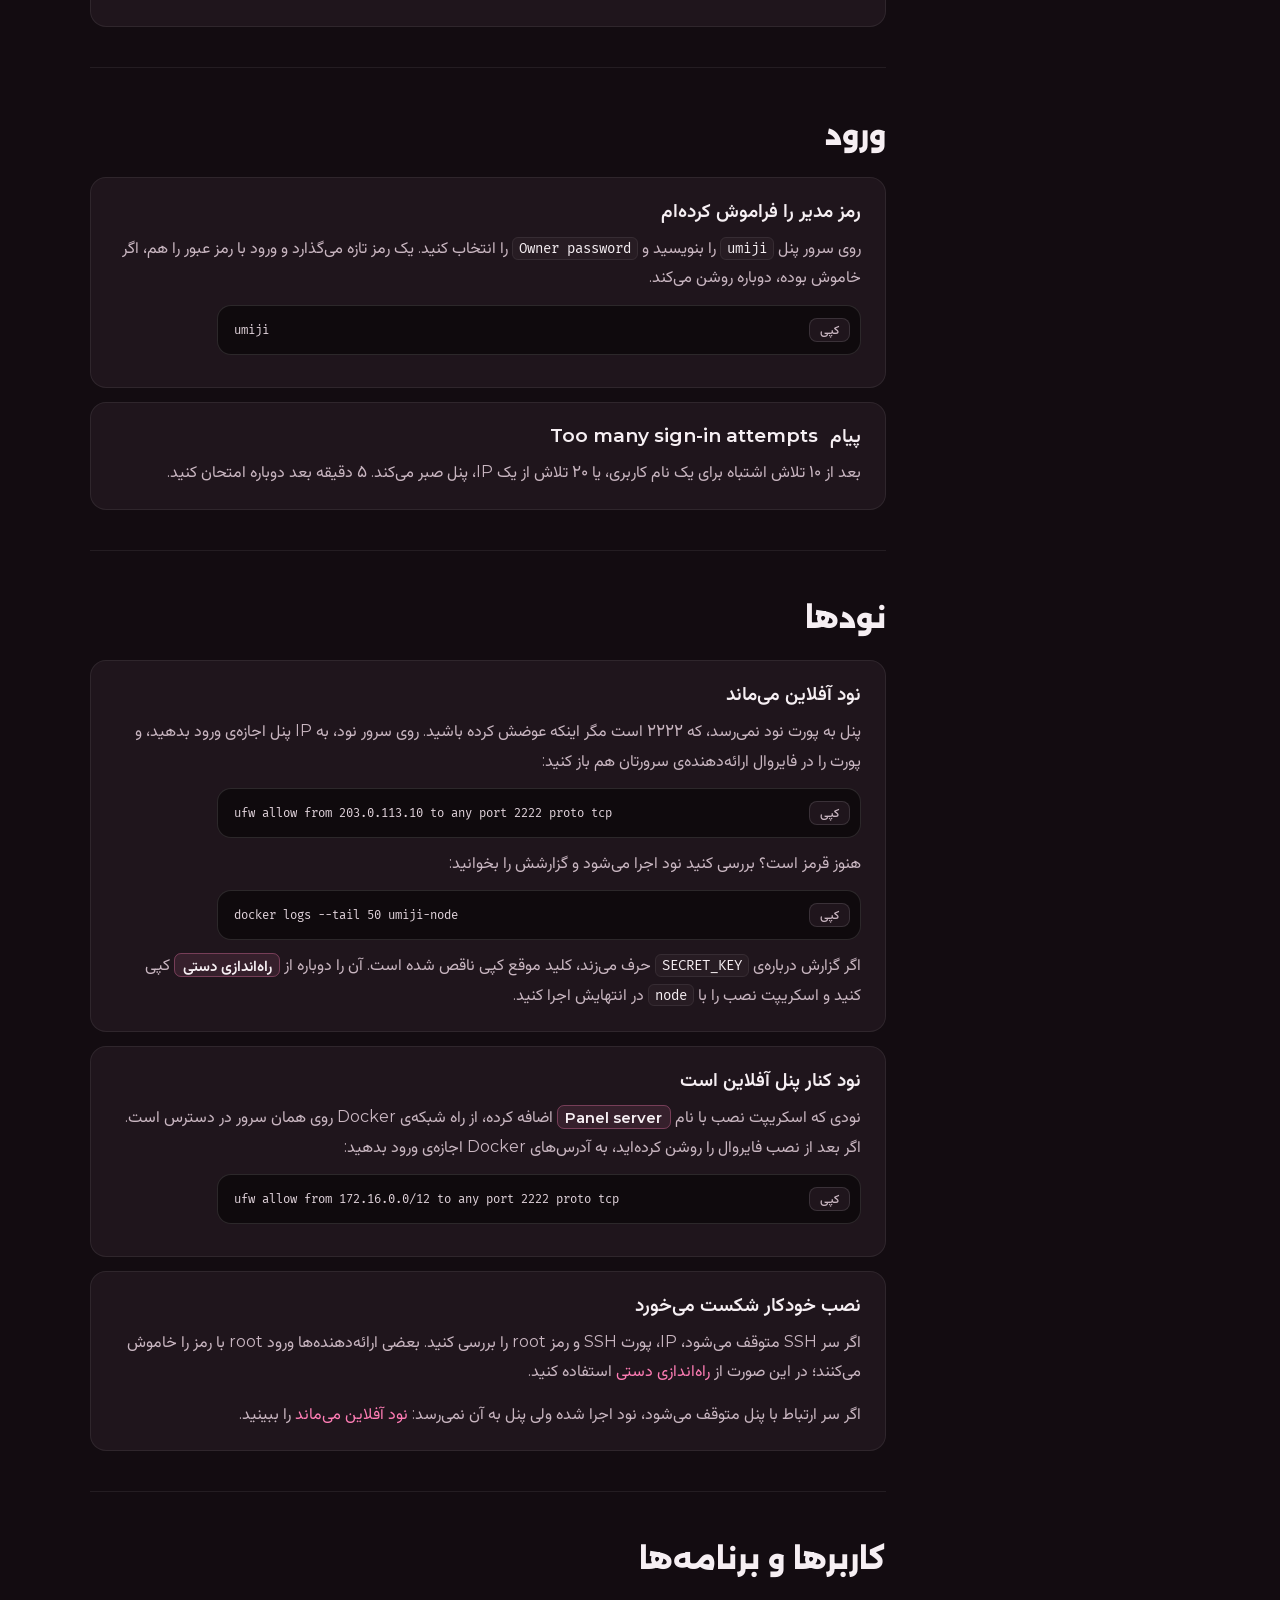
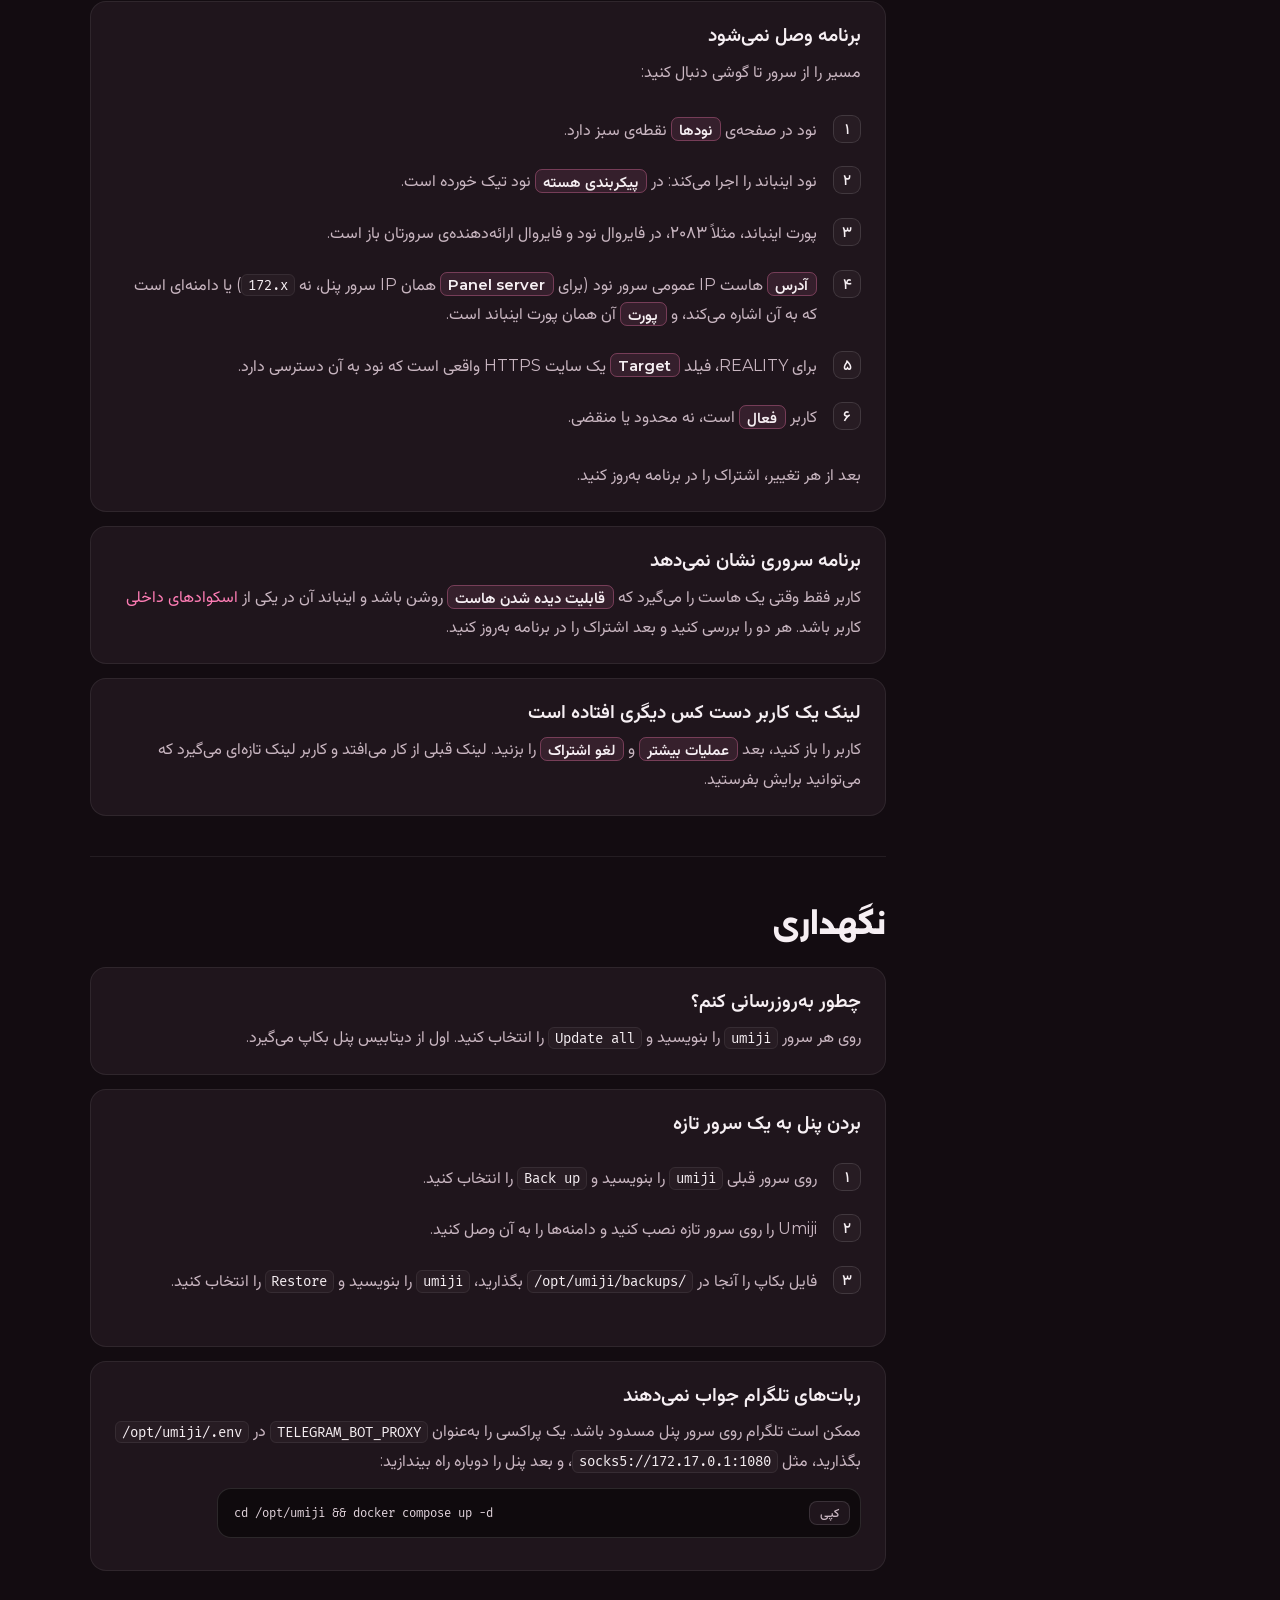
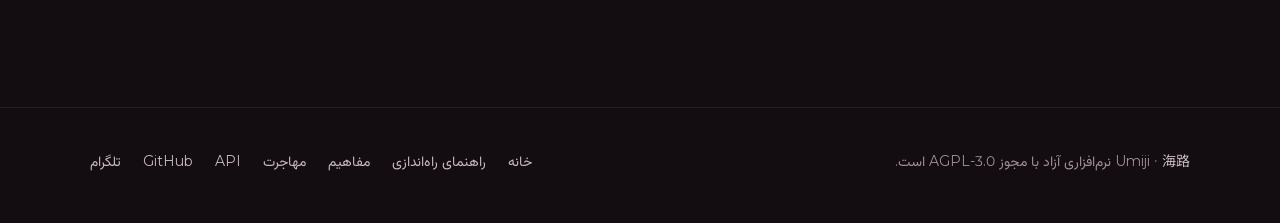
<file: docs/fa/troubleshooting/index.html>
<!doctype html>
<html lang="fa" dir="rtl">
    <head>
        <meta charset="utf-8" />
        <meta name="viewport" content="width=device-width, initial-scale=1, viewport-fit=cover" />
        <title>مشکلات رایج · Umiji</title>
        <meta
            name="description"
            content="راه‌حل مشکل‌هایی که بیشتر از همه در Umiji پیش می‌آیند: اسکریپت نصب، گواهی HTTPS، نودهای آفلاین، برنامه‌هایی که وصل نمی‌شوند، رمز عبور و به‌روزرسانی."
        />
        <meta name="theme-color" content="#130C11" />
        <link rel="alternate" hreflang="en" href="https://umiji.wiki/troubleshooting/" />
        <link rel="alternate" hreflang="fa" href="https://umiji.wiki/fa/troubleshooting/" />
        <link rel="icon" href="../../assets/favicon.svg" type="image/svg+xml" />
        <link rel="icon" href="../../assets/favicon-32.png" sizes="32x32" type="image/png" />
        <link rel="apple-touch-icon" href="../../assets/apple-touch-icon.png" />
        <link rel="preconnect" href="https://fonts.googleapis.com" />
        <link rel="preconnect" href="https://fonts.gstatic.com" crossorigin />
        <link rel="preload" href="../../assets/fonts/umiji-persian-digits.woff2" as="font" type="font/woff2" crossorigin />
        <link
            rel="stylesheet"
            href="https://fonts.googleapis.com/css2?family=Fira+Mono:wght@400;500&family=Alexandria:wght@500..800&family=Vazirmatn:wght@400..800&display=swap"
        />
        <!-- only the two letters of 海路 -->
        <link rel="stylesheet" href="https://fonts.googleapis.com/css2?family=Noto+Sans+JP:wght@400;600&text=%E6%B5%B7%E8%B7%AF&display=swap" />
        <link rel="stylesheet" href="../../assets/site.css" />
    </head>
    <body>
        <a class="skip" href="#main">رفتن به محتوا</a>

        <header class="topbar">
            <div class="wrap">
                <a class="brand" href="../" aria-label="خانه‌ی ویکی Umiji">
                    <svg viewBox="0 0 16 16" fill="none" aria-hidden="true">
                        <g stroke="currentColor" stroke-linecap="round" stroke-linejoin="round" stroke-width="1.6">
                            <path d="M1.75 6.25q1.56-2 3.13 0t3.12 0t3.13 0t3.12 0" />
                            <path d="M1.75 10.75q1.56-2 3.13 0t3.12 0t3.13 0t3.12 0" />
                        </g>
                    </svg>
                    <span class="word" dir="ltr"><span class="umi">Umi</span><span class="ji">ji</span></span>
                </a>
                <nav class="nav" id="site-nav" aria-label="اصلی">
                    <a href="../guide/">راهنمای راه‌اندازی</a>
                    <a href="../migrate/">مهاجرت</a>
                    <a href="../concepts/">مفاهیم</a>
                    <a href="./" aria-current="page">مشکلات رایج</a>
                    <a href="../api/">API</a>
                    <a class="tg-row" href="https://t.me/umijidev">کانال تلگرام</a>
                </nav>
                <div class="tools">
                    <a class="icon-btn gh" href="https://github.com/therewasluna/umiji" aria-label="Umiji در GitHub">
                        <svg viewBox="0 0 24 24" fill="none" stroke="currentColor" stroke-width="1.8" stroke-linecap="round" stroke-linejoin="round" aria-hidden="true"><path d="M9 19c-4.3 1.4-4.3-2.5-6-3m12 5v-3.5c0-1 .1-1.4-.5-2 2.8-.3 5.5-1.4 5.5-6a4.6 4.6 0 0 0-1.3-3.2 4.2 4.2 0 0 0-.1-3.2s-1.1-.3-3.5 1.3a12.3 12.3 0 0 0-6.2 0C6.5 2.8 5.4 3.1 5.4 3.1a4.2 4.2 0 0 0-.1 3.2A4.6 4.6 0 0 0 4 9.5c0 4.6 2.7 5.7 5.5 6-.6.6-.6 1.2-.5 2V21" /></svg>
                    </a>
                    <a class="icon-btn tg" href="https://t.me/umijidev" aria-label="Umiji در تلگرام">
                        <svg viewBox="0 0 24 24" fill="none" stroke="currentColor" stroke-width="1.8" stroke-linecap="round" stroke-linejoin="round" aria-hidden="true"><path d="M15 10l-4 4l6 6l4-16l-18 7l4 2l2 6l3-4" /></svg>
                    </a>
                    <div class="lang" role="group" aria-label="زبان">
                        <svg viewBox="0 0 24 24" fill="none" stroke="currentColor" stroke-width="1.8" stroke-linecap="round" stroke-linejoin="round" aria-hidden="true"><circle cx="12" cy="12" r="9" /><path d="M3 12h18M12 3a14 14 0 0 1 0 18M12 3a14 14 0 0 0 0 18" /></svg>
                        <a href="../../troubleshooting/" lang="en" hreflang="en">English</a>
                        <a href="./" lang="fa" aria-current="page">فارسی</a>
                    </div>
                    <button class="icon-btn menu-btn" type="button" aria-expanded="false" aria-controls="site-nav" aria-label="منو"><i></i><i></i></button>
                </div>
            </div>
        </header>

        <main id="main">
            <div class="page-head">
                <div class="wrap">
                    <h1>چیزی کار نمی‌کند؟ از اینجا شروع کنید.</h1>
                    <p>
                        مشکل‌هایی که بیشتر از همه پیش می‌آیند، با علت هر کدام و راه درست کردنش. دستورها روی سرور و با
                        کاربر root اجرا می‌شوند، مگر اینکه خلافش گفته شده باشد.
                    </p>
                    <label class="search">
                        <svg viewBox="0 0 24 24" fill="none" stroke="currentColor" stroke-width="2" stroke-linecap="round" stroke-linejoin="round" aria-hidden="true"><circle cx="11" cy="11" r="7" /><path d="M20 20l-3.5-3.5" /></svg>
                        <input id="concept-search" type="search" placeholder="جستجو، مثلاً «گواهی» یا «آفلاین»" aria-label="جستجو در مشکلات رایج" autocomplete="off" />
                        <kbd aria-hidden="true">/</kbd>
                    </label>
                </div>
                <svg class="waves" viewBox="0 0 16 16" fill="none" aria-hidden="true"><g stroke="currentColor" stroke-linecap="round" stroke-width="1.6"><path d="M1.75 6.25q1.56-2 3.13 0t3.12 0t3.13 0t3.12 0" /><path d="M1.75 10.75q1.56-2 3.13 0t3.12 0t3.13 0t3.12 0" /></g></svg>
            </div>

            <div class="wrap docs">
                <aside class="toc collapsible" aria-label="مشکلات رایج">
                    <button class="toc-toggle" type="button" aria-expanded="false">
                        همه‌ی مشکلات
                        <svg viewBox="0 0 24 24" fill="none" stroke="currentColor" stroke-width="2" stroke-linecap="round" stroke-linejoin="round" aria-hidden="true"><path d="M6 9l6 6 6-6" /></svg>
                    </button>
                    <div class="group"><span>نصب</span><ul>
                        <li><a href="#installer-error">اسکریپت نصب متوقف شد</a></li>
                        <li><a href="#needs-root">root لازم است</a></li>
                        <li><a href="#no-internet">به GitHub یا ghcr.io نمی‌رسد</a></li>
                        <li><a href="#ports-busy">پورت‌های 80 و 443 اشغال‌اند</a></li>
                        <li><a href="#disk-full">دیسک پر است</a></li>
                    </ul></div>
                    <div class="group"><span>دامنه و HTTPS</span><ul>
                        <li><a href="#no-certificate">پنل باز نمی‌شود</a></li>
                        <li><a href="#bad-gateway">خطای 502</a></li>
                        <li><a href="#sub-blank">صفحه‌ی اشتراک چیزی نشان نمی‌دهد</a></li>
                        <li><a href="#wrong-sub-domain">لینک‌ها دامنه‌ی اشتباه دارند</a></li>
                        <li><a href="#same-ip">همه یک IP دارند</a></li>
                    </ul></div>
                    <div class="group"><span>ورود</span><ul>
                        <li><a href="#forgot-password">رمز مدیر را فراموش کرده‌ام</a></li>
                        <li><a href="#too-many-attempts">تلاش‌های زیاد برای ورود</a></li>
                    </ul></div>
                    <div class="group"><span>نودها</span><ul>
                        <li><a href="#node-offline">نود آفلاین می‌ماند</a></li>
                        <li><a href="#panel-server-offline">نود کنار پنل آفلاین است</a></li>
                        <li><a href="#auto-install-fails">نصب خودکار شکست می‌خورد</a></li>
                    </ul></div>
                    <div class="group"><span>کاربرها و برنامه‌ها</span><ul>
                        <li><a href="#app-cant-connect">برنامه وصل نمی‌شود</a></li>
                        <li><a href="#no-servers">برنامه سروری نشان نمی‌دهد</a></li>
                        <li><a href="#link-leaked">لینکی لو رفته است</a></li>
                    </ul></div>
                    <div class="group"><span>نگهداری</span><ul>
                        <li><a href="#update">به‌روزرسانی</a></li>
                        <li><a href="#move-server">انتقال به سرور تازه</a></li>
                        <li><a href="#bots-silent">ربات‌های تلگرام جواب نمی‌دهند</a></li>
                    </ul></div>
                </aside>

                <div>
                    <!-- INSTALLING -->
                    <section class="group-block" id="installing">
                        <div class="group-title">
                            <h2>نصب</h2>
                        </div>
                        <div class="concepts">
                            <article class="concept" id="installer-error">
                                <h3>اسکریپت نصب با خطا متوقف شد <a class="anchor" href="#installer-error" aria-label="لینک این مشکل">#</a></h3>
                                <p>کادری را که نشان می‌دهد بخوانید: <strong>What happened</strong> خط‌های آخر مرحله‌ی شکست‌خورده را دارد و <strong>How to fix it</strong> می‌گوید چه کنید. گزارش کامل در <bdi><code>/var/log/umiji-install.log</code></bdi> است.</p>
                                <p>مشکل را درست کنید و بعد <code>umiji</code> را بنویسید، یا اسکریپت نصب را دوباره اجرا کنید. کارهایی را که انجام داده نگه می‌دارد.</p>
                            </article>
                            <article class="concept" id="needs-root">
                                <h3>می‌گوید root لازم است <a class="anchor" href="#needs-root" aria-label="لینک این مشکل">#</a></h3>
                                <p>root شوید و همان دستور را دوباره اجرا کنید:</p>
                                <pre data-copy class="cmd"><code>sudo -i</code></pre>
                            </article>
                            <article class="concept" id="no-internet">
                                <h3>به GitHub یا ghcr.io نمی‌رسد <a class="anchor" href="#no-internet" aria-label="لینک این مشکل">#</a></h3>
                                <p>فایل‌های نصب از GitHub و ایمیج‌ها از ghcr.io می‌آیند. بررسی کنید سرور می‌تواند بازشان کند:</p>
                                <pre data-copy class="cmd"><code>curl -I https://ghcr.io</code></pre>
                                <p>اگر جوابی نیامد، معمولاً DNS یا فایروال سرور جلویش را گرفته است. اگر شبکه‌ی سرور GitHub را مسدود می‌کند، <a href="https://github.com/therewasluna/umiji-backend/blob/main/DEPLOY.md#troubleshooting">بخش Troubleshooting در DEPLOY.md</a> (به انگلیسی) نشان می‌دهد چطور ایمیج‌ها را از یک دستگاه دیگر بیاورید.</p>
                            </article>
                            <article class="concept" id="ports-busy">
                                <h3>پورت‌های 80 و 443 اشغال‌اند <a class="anchor" href="#ports-busy" aria-label="لینک این مشکل">#</a></h3>
                                <p>یک وب‌سرور دیگر، معمولاً nginx یا Apache، آن‌ها را گرفته است. ببینید کدام است:</p>
                                <pre data-copy class="cmd"><code>ss -ltnp</code></pre>
                                <p>اگر لازمش ندارید متوقفش کنید و اسکریپت نصب را دوباره اجرا کنید. برای nginx:</p>
                                <pre data-copy class="cmd"><code>systemctl disable --now nginx</code></pre>
                                <p>اگر سرور سایت‌های دیگری هم دارد، نگهش دارید و در اسکریپت نصب <b class="ui">My own nginx</b> را انتخاب کنید: <a href="../guide/#https">nginx خودتان، یا CDN</a> را ببینید.</p>
                            </article>
                            <article class="concept" id="disk-full">
                                <h3>دیسک پر است <a class="anchor" href="#disk-full" aria-label="لینک این مشکل">#</a></h3>
                                <p>ایمیج‌های Umiji حدود 2 گیگابایت جا می‌خواهند. ببینید چه چیزی جا را گرفته و ایمیج‌های قدیمی را پاک کنید:</p>
                                <pre data-copy class="cmd"><code>df -h</code></pre>
                                <pre data-copy class="cmd"><code>docker image prune -a</code></pre>
                            </article>
                        </div>
                    </section>

                    <!-- HTTPS -->
                    <section class="group-block" id="domain-https">
                        <div class="group-title">
                            <h2>دامنه و HTTPS</h2>
                        </div>
                        <div class="concepts">
                            <article class="concept" id="no-certificate">
                                <h3>پنل باز نمی‌شود، یا مرورگر درباره‌ی گواهی هشدار می‌دهد <a class="anchor" href="#no-certificate" aria-label="لینک این مشکل">#</a></h3>
                                <p>گواهی HTTPS هنوز گرفته نشده است. این‌ها را به ترتیب بررسی کنید:</p>
                                <ol class="do">
                                    <li>دامنه به سرور اشاره می‌کند. روی کامپیوتر خودتان، <code>nslookup panel.example.com</code> باید IP سرور را نشان دهد. اگر نه، <a href="../guide/#dns">رکورد A</a> آن را درست کنید.</li>
                                    <li>پورت‌های 80 و 443 در فایروال ارائه‌دهنده‌ی سرورتان، اگر دارد، باز هستند.</li>
                                    <li>در Cloudflare ابر خاکستری است، یا <code>Always Use HTTPS</code> خاموش است.</li>
                                </ol>
                                <p>Caddy خودش دوباره تلاش می‌کند. گرفتن گواهی را این‌طور دنبال کنید:</p>
                                <pre data-copy class="cmd"><code>cd /opt/umiji &amp;&amp; docker compose logs -f umiji-caddy</code></pre>
                            </article>
                            <article class="concept" id="bad-gateway">
                                <h3>پنل خطای 502 Bad Gateway می‌دهد <a class="anchor" href="#bad-gateway" aria-label="لینک این مشکل">#</a></h3>
                                <p>پنل هنوز در حال بالا آمدن است، که حدود 30 ثانیه طول می‌کشد، یا متوقف شده است. وضعیت و گزارشش را ببینید:</p>
                                <pre data-copy class="cmd"><code>cd /opt/umiji &amp;&amp; docker compose ps</code></pre>
                                <pre data-copy class="cmd"><code>docker compose logs --tail 50 umiji</code></pre>
                            </article>
                            <article class="concept" id="sub-blank">
                                <h3>دامنه‌ی صفحه‌ی اشتراک چیزی نشان نمی‌دهد <a class="anchor" href="#sub-blank" aria-label="لینک این مشکل">#</a></h3>
                                <p>این طبیعی است. صفحه‌ی اشتراک فقط به لینک اشتراک یک کاربر جواب می‌دهد، نه به آدرس خالی‌اش. برای امتحان، یک لینک واقعی را از کارت یک کاربر باز کنید.</p>
                                <p>اگر آنجا خطای <code>502</code> می‌بینید، صفحه‌ی اشتراک روی این سرور اجرا نمی‌شود. <code>umiji</code> را بنویسید، <code>Install / update</code> را انتخاب کنید و تیک <code>Sub page</code> را بزنید.</p>
                            </article>
                            <article class="concept" id="wrong-sub-domain">
                                <h3>لینک‌های اشتراک دامنه‌ی اشتباه دارند <a class="anchor" href="#wrong-sub-domain" aria-label="لینک این مشکل">#</a></h3>
                                <p><code>SUB_DOMAIN</code> را در <bdi><code>/opt/umiji/.env</code></bdi> درست کنید و بعد پنل را دوباره راه بیندازید:</p>
                                <pre data-copy class="cmd"><code>cd /opt/umiji &amp;&amp; docker compose up -d</code></pre>
                            </article>
                            <article class="concept" id="same-ip">
                                <h3>همه‌ی ورودها و سابقه‌های IP یک IP را نشان می‌دهند <a class="anchor" href="#same-ip" aria-label="لینک این مشکل">#</a></h3>
                                <p>یک CDN، مثلاً ابر نارنجی Cloudflare، جلوی پنل است و پنل از آن خبر ندارد. رنج‌های IP آن CDN را معرفی کنید، مثل بخش <a href="../guide/#https">nginx خودتان، یا CDN</a>. برای نودها <a href="../concepts/#ip-limit-cdn">لیمیت IP پشت CDN</a> را ببینید.</p>
                            </article>
                        </div>
                    </section>

                    <!-- SIGNING IN -->
                    <section class="group-block" id="signing-in">
                        <div class="group-title">
                            <h2>ورود</h2>
                        </div>
                        <div class="concepts">
                            <article class="concept" id="forgot-password">
                                <h3>رمز مدیر را فراموش کرده‌ام <a class="anchor" href="#forgot-password" aria-label="لینک این مشکل">#</a></h3>
                                <p>روی سرور پنل <code>umiji</code> را بنویسید و <code>Owner password</code> را انتخاب کنید. یک رمز تازه می‌گذارد و ورود با رمز عبور را هم، اگر خاموش بوده، دوباره روشن می‌کند.</p>
                                <pre data-copy class="cmd"><code>umiji</code></pre>
                            </article>
                            <article class="concept" id="too-many-attempts">
                                <h3>پیام <bdi lang="en">Too many sign-in attempts</bdi> <a class="anchor" href="#too-many-attempts" aria-label="لینک این مشکل">#</a></h3>
                                <p>بعد از 10 تلاش اشتباه برای یک نام کاربری، یا 20 تلاش از یک IP، پنل صبر می‌کند. 5 دقیقه بعد دوباره امتحان کنید.</p>
                            </article>
                        </div>
                    </section>

                    <!-- NODES -->
                    <section class="group-block" id="nodes">
                        <div class="group-title">
                            <h2>نودها</h2>
                        </div>
                        <div class="concepts">
                            <article class="concept" id="node-offline">
                                <h3>نود آفلاین می‌ماند <a class="anchor" href="#node-offline" aria-label="لینک این مشکل">#</a></h3>
                                <p>پنل به پورت نود نمی‌رسد، که 2222 است مگر اینکه عوضش کرده باشید. روی سرور نود، به IP پنل اجازه‌ی ورود بدهید، و پورت را در فایروال ارائه‌دهنده‌ی سرورتان هم باز کنید:</p>
                                <pre data-copy class="cmd"><code>ufw allow from 203.0.113.10 to any port 2222 proto tcp</code></pre>
                                <p>هنوز قرمز است؟ بررسی کنید نود اجرا می‌شود و گزارشش را بخوانید:</p>
                                <pre data-copy class="cmd"><code>docker logs --tail 50 umiji-node</code></pre>
                                <p>اگر گزارش درباره‌ی <code>SECRET_KEY</code> حرف می‌زند، کلید موقع کپی ناقص شده است. آن را دوباره از <b class="ui">راه‌اندازی دستی</b> کپی کنید و اسکریپت نصب را با <code>node</code> در انتهایش اجرا کنید.</p>
                            </article>
                            <article class="concept" id="panel-server-offline">
                                <h3>نود کنار پنل آفلاین است <a class="anchor" href="#panel-server-offline" aria-label="لینک این مشکل">#</a></h3>
                                <p>نودی که اسکریپت نصب با نام <b class="ui" dir="ltr">Panel server</b> اضافه کرده، از راه شبکه‌ی Docker روی همان سرور در دسترس است. اگر بعد از نصب فایروال را روشن کرده‌اید، به آدرس‌های Docker اجازه‌ی ورود بدهید:</p>
                                <pre data-copy class="cmd"><code>ufw allow from 172.16.0.0/12 to any port 2222 proto tcp</code></pre>
                            </article>
                            <article class="concept" id="auto-install-fails">
                                <h3>نصب خودکار شکست می‌خورد <a class="anchor" href="#auto-install-fails" aria-label="لینک این مشکل">#</a></h3>
                                <p>اگر سر SSH متوقف می‌شود، IP، پورت SSH و رمز root را بررسی کنید. بعضی ارائه‌دهنده‌ها ورود root با رمز را خاموش می‌کنند؛ در این صورت از <a href="../guide/#node">راه‌اندازی دستی</a> استفاده کنید.</p>
                                <p>اگر سر ارتباط با پنل متوقف می‌شود، نود اجرا شده ولی پنل به آن نمی‌رسد: <a href="#node-offline">نود آفلاین می‌ماند</a> را ببینید.</p>
                            </article>
                        </div>
                    </section>

                    <!-- USERS -->
                    <section class="group-block" id="users-apps">
                        <div class="group-title">
                            <h2>کاربرها و برنامه‌ها</h2>
                        </div>
                        <div class="concepts">
                            <article class="concept" id="app-cant-connect">
                                <h3>برنامه وصل نمی‌شود <a class="anchor" href="#app-cant-connect" aria-label="لینک این مشکل">#</a></h3>
                                <p>مسیر را از سرور تا گوشی دنبال کنید:</p>
                                <ol class="do">
                                    <li>نود در صفحه‌ی <b class="ui">نودها</b> نقطه‌ی سبز دارد.</li>
                                    <li>نود اینباند را اجرا می‌کند: در <b class="ui">پیکربندی هسته</b> نود تیک خورده است.</li>
                                    <li>پورت اینباند، مثلاً 2083، در فایروال نود و فایروال ارائه‌دهنده‌ی سرورتان باز است.</li>
                                    <li><b class="ui">آدرس</b> هاست IP عمومی سرور نود (برای <b class="ui" dir="ltr">Panel server</b> همان IP سرور پنل، نه <code>172.x</code>) یا دامنه‌ای است که به آن اشاره می‌کند، و <b class="ui">پورت</b> آن همان پورت اینباند است.</li>
                                    <li>برای REALITY، فیلد <b class="ui">Target</b> یک سایت HTTPS واقعی است که نود به آن دسترسی دارد.</li>
                                    <li>کاربر <b class="ui">فعال</b> است، نه محدود یا منقضی.</li>
                                </ol>
                                <p>بعد از هر تغییر، اشتراک را در برنامه به‌روز کنید.</p>
                            </article>
                            <article class="concept" id="no-servers">
                                <h3>برنامه سروری نشان نمی‌دهد <a class="anchor" href="#no-servers" aria-label="لینک این مشکل">#</a></h3>
                                <p>کاربر فقط وقتی یک هاست را می‌گیرد که <b class="ui">قابلیت دیده شدن هاست</b> روشن باشد و اینباند آن در یکی از <a href="../concepts/#internal-squad">اسکوادهای داخلی</a> کاربر باشد. هر دو را بررسی کنید و بعد اشتراک را در برنامه به‌روز کنید.</p>
                            </article>
                            <article class="concept" id="link-leaked">
                                <h3>لینک یک کاربر دست کس دیگری افتاده است <a class="anchor" href="#link-leaked" aria-label="لینک این مشکل">#</a></h3>
                                <p>کاربر را باز کنید، بعد <b class="ui">عملیات بیشتر</b> و <b class="ui">لغو اشتراک</b> را بزنید. لینک قبلی از کار می‌افتد و کاربر لینک تازه‌ای می‌گیرد که می‌توانید برایش بفرستید.</p>
                            </article>
                        </div>
                    </section>

                    <!-- RUNNING -->
                    <section class="group-block" id="running">
                        <div class="group-title">
                            <h2>نگهداری</h2>
                        </div>
                        <div class="concepts">
                            <article class="concept" id="update">
                                <h3>چطور به‌روزرسانی کنم؟ <a class="anchor" href="#update" aria-label="لینک این مشکل">#</a></h3>
                                <p>روی هر سرور <code>umiji</code> را بنویسید و <code>Update all</code> را انتخاب کنید. اول از دیتابیس پنل بکاپ می‌گیرد.</p>
                            </article>
                            <article class="concept" id="move-server">
                                <h3>بردن پنل به یک سرور تازه <a class="anchor" href="#move-server" aria-label="لینک این مشکل">#</a></h3>
                                <ol class="do">
                                    <li>روی سرور قبلی <code>umiji</code> را بنویسید و <code>Back up</code> را انتخاب کنید.</li>
                                    <li>Umiji را روی سرور تازه نصب کنید و دامنه‌ها را به آن وصل کنید.</li>
                                    <li>فایل بکاپ را آنجا در <bdi><code>/opt/umiji/backups/</code></bdi> بگذارید، <code>umiji</code> را بنویسید و <code>Restore</code> را انتخاب کنید.</li>
                                </ol>
                            </article>
                            <article class="concept" id="bots-silent">
                                <h3>ربات‌های تلگرام جواب نمی‌دهند <a class="anchor" href="#bots-silent" aria-label="لینک این مشکل">#</a></h3>
                                <p>ممکن است تلگرام روی سرور پنل مسدود باشد. یک پراکسی را به‌عنوان <code>TELEGRAM_BOT_PROXY</code> در <bdi><code>/opt/umiji/.env</code></bdi> بگذارید، مثل <code>socks5://172.17.0.1:1080</code>، و بعد پنل را دوباره راه بیندازید:</p>
                                <pre data-copy class="cmd"><code>cd /opt/umiji &amp;&amp; docker compose up -d</code></pre>
                            </article>
                        </div>
                    </section>

                    <p class="empty">چیزی پیدا نشد. یک کلمه‌ی کوتاه‌تر امتحان کنید، یا <a href="https://github.com/therewasluna/umiji/issues">در GitHub بپرسید</a>.</p>
                </div>
            </div>
        </main>

        <footer class="footer">
            <div class="wrap">
                <span><bdi class="jp" lang="ja">海路</bdi> · Umiji نرم‌افزاری آزاد با مجوز AGPL-3.0 است.</span>
                <nav aria-label="پانویس">
                    <a href="../">خانه</a>
                    <a href="../guide/">راهنمای راه‌اندازی</a>
                    <a href="../concepts/">مفاهیم</a>
                    <a href="../migrate/">مهاجرت</a>
                    <a href="../api/">API</a>
                    <a href="https://github.com/therewasluna/umiji">GitHub</a>
                    <a href="https://t.me/umijidev">تلگرام</a>
                </nav>
            </div>
        </footer>
        <script src="../../assets/site.js" defer></script>
    </body>
</html>
</file>
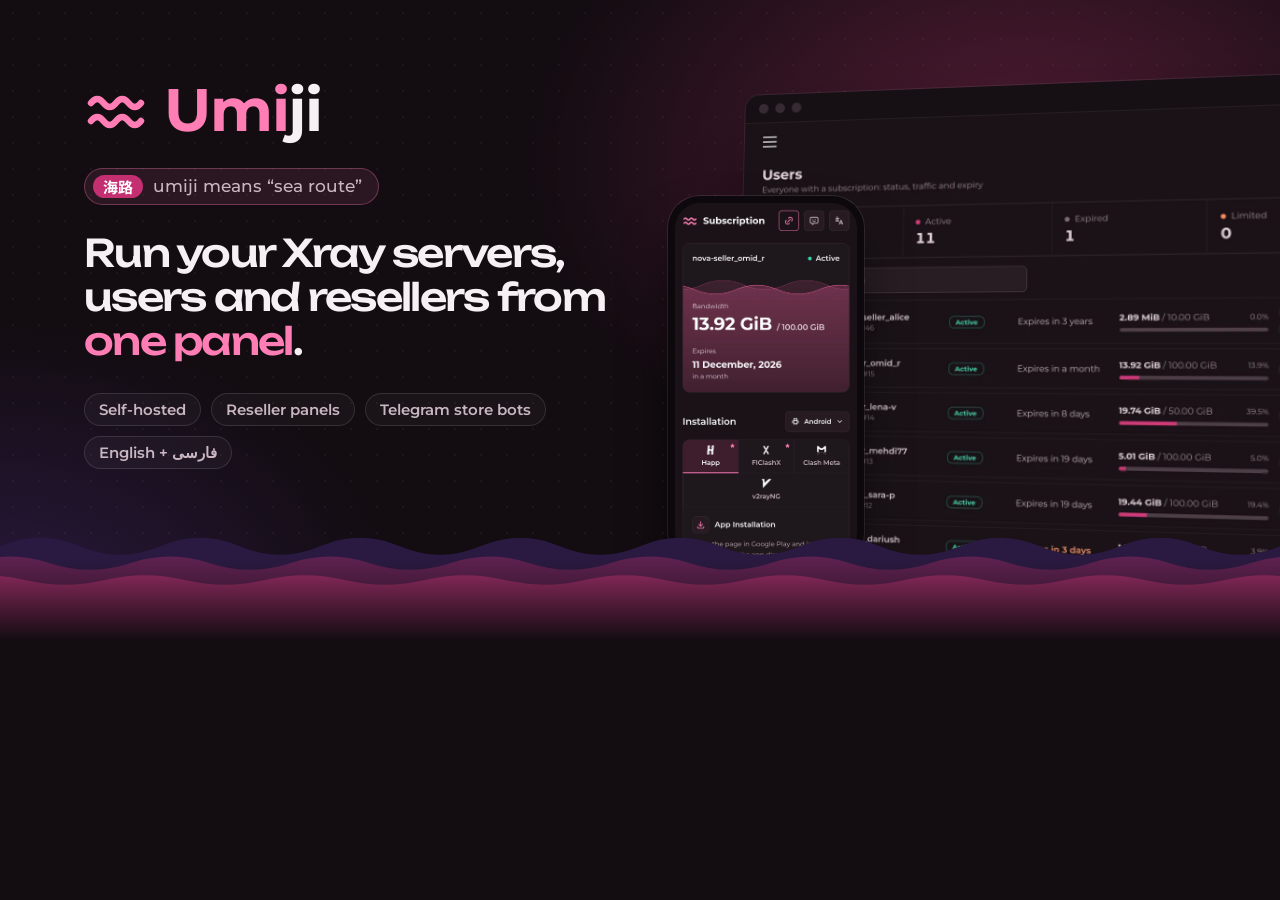
<file: tools/banner/banner.html>
<!doctype html>
<!-- Source of assets/social-preview.png (1280×640) and assets/banner.png (README, ?readme).
     Render: node tools/banner/render.cjs (Playwright, needs Google Fonts reachable). -->
<html lang="en">
    <head>
        <meta charset="utf-8" />
        <link href="https://fonts.googleapis.com/css2?family=Montserrat:wght@500;600;700&family=Unbounded:wght@500&display=block" rel="stylesheet" />
        <link href="https://fonts.googleapis.com/css2?family=Noto+Sans+JP:wght@700&text=%E6%B5%B7%E8%B7%AF&display=block" rel="stylesheet" />
        <style>
            :root {
                --bg: #130c11;
                --text: #f6eff3;
                --text-2: #c9b6c1;
                --rose: #ff7db5;
                --rose-btn: #c42f72;
                --rose-soft: rgba(255, 125, 181, 0.1);
                --rose-line: rgba(255, 125, 181, 0.32);
                --line-2: rgba(255, 255, 255, 0.12);
                --w: 1280px;
                --h: 640px;
            }
            .readme {
                --h: 420px;
            }
            * {
                box-sizing: border-box;
                margin: 0;
            }
            html,
            body {
                width: var(--w);
                height: var(--h);
                overflow: hidden;
                background: var(--bg);
            }
            .stage {
                position: relative;
                width: var(--w);
                height: var(--h);
                overflow: hidden;
                font-family: Montserrat, sans-serif;
                color: var(--text);
                background:
                    radial-gradient(55% 75% at 80% 25%, rgba(210, 58, 124, 0.34), transparent 70%),
                    radial-gradient(45% 70% at 0% 100%, rgba(124, 77, 235, 0.22), transparent 70%),
                    radial-gradient(rgba(255, 255, 255, 0.045) 1px, transparent 1.4px) 0 0 / 26px 26px,
                    var(--bg);
            }

            /* left: who we are */
            .copy {
                position: absolute;
                left: 84px;
                top: 78px;
                width: 560px;
                z-index: 3;
            }
            .brand {
                display: flex;
                align-items: center;
                gap: 16px;
                font: 700 60px/1 Montserrat;
                letter-spacing: -0.02em;
            }
            .brand svg {
                width: 64px;
                height: 64px;
                color: var(--rose);
            }
            .brand .umi {
                color: var(--rose);
            }
            .eyebrow {
                display: inline-flex;
                align-items: center;
                gap: 10px;
                margin-top: 26px;
                padding: 6px 16px 6px 8px;
                border-radius: 999px;
                border: 1px solid var(--rose-line);
                background: var(--rose-soft);
                color: var(--text-2);
                font: 500 17px/1 Montserrat;
            }
            .eyebrow b {
                padding: 4px 10px;
                border-radius: 999px;
                background: var(--rose-btn);
                color: #fff;
                font: 700 15px/1 'Noto Sans JP', sans-serif;
            }
            h1 {
                max-width: 540px;
                margin-top: 26px;
                font: 500 38px/1.16 Unbounded;
                letter-spacing: -0.045em;
            }
            h1 em {
                font-style: normal;
                color: var(--rose);
            }
            .tags {
                display: flex;
                flex-wrap: wrap;
                gap: 10px;
                margin-top: 30px;
            }
            .tags .fa {
                padding: 0;
                border: 0;
                background: none;
                font: 600 15px/1 Vazirmatn, sans-serif;
            }
            .tags span {
                padding: 8px 14px;
                border-radius: 999px;
                border: 1px solid var(--line-2);
                background: rgba(255, 255, 255, 0.03);
                color: var(--text-2);
                font: 600 15px/1 Montserrat;
            }

            /* right: the panel, the phone in front, both standing in the tide */
            .window {
                position: absolute;
                left: 740px;
                top: 92px;
                width: 760px;
                border-radius: 14px;
                overflow: hidden;
                background: #1b1218;
                box-shadow:
                    0 40px 90px -20px rgba(0, 0, 0, 0.75),
                    0 0 0 1px rgba(255, 255, 255, 0.08);
                transform: perspective(1800px) rotateY(-16deg) rotateX(5deg);
                transform-origin: 0 50%;
            }
            .window .bar {
                display: flex;
                align-items: center;
                gap: 7px;
                padding: 9px 14px;
                background: #160f14;
                border-bottom: 1px solid rgba(255, 255, 255, 0.06);
            }
            .window .bar i {
                width: 10px;
                height: 10px;
                border-radius: 50%;
                background: #372a32;
            }
            .window img,
            .phone img {
                display: block;
                width: 100%;
            }
            .phone {
                position: absolute;
                left: 668px;
                top: 196px;
                width: 196px;
                padding: 7px;
                border-radius: 32px;
                background: #0d080b;
                box-shadow:
                    0 30px 60px -18px rgba(0, 0, 0, 0.85),
                    0 0 0 1px rgba(255, 255, 255, 0.1);
            }
            .phone img {
                border-radius: 25px;
                aspect-ratio: 390 / 760;
                object-fit: cover;
                object-position: top;
            }
            .tide {
                position: absolute;
                left: 0;
                right: 0;
                bottom: 0;
                height: 150px;
                z-index: 2;
            }
            .tide::after {
                content: '';
                position: absolute;
                inset: 45% 0 0;
                background: linear-gradient(transparent, var(--bg));
            }
            .tide svg {
                position: absolute;
                inset: 0;
                width: 100%;
                height: 100%;
            }

            /* README banner: wider and shorter */
            .readme .copy {
                top: 58px;
                left: 72px;
            }
            .readme .brand {
                font-size: 52px;
            }
            .readme .brand svg {
                width: 56px;
                height: 56px;
            }
            .readme .eyebrow {
                margin-top: 20px;
            }
            .readme h1 {
                max-width: 560px;
                margin-top: 20px;
                font-size: 32px;
            }
            .readme .tags {
                display: none;
            }
            .readme .window {
                top: 52px;
                left: 760px;
                width: 680px;
            }
            .readme .phone {
                top: 120px;
                left: 694px;
                width: 168px;
            }
            .readme .tide {
                height: 120px;
            }
        </style>
    </head>
    <body>
        <div class="stage">
            <div class="copy">
                <div class="brand">
                    <svg viewBox="0 0 16 16" fill="none" stroke="currentColor" stroke-width="1.6" stroke-linecap="round" stroke-linejoin="round"><path d="M1.75 6.25q1.56-2 3.13 0t3.12 0t3.13 0t3.12 0" /><path d="M1.75 10.75q1.56-2 3.13 0t3.12 0t3.13 0t3.12 0" /></svg>
                    <span><span class="umi">Umi</span>ji</span>
                </div>
                <div class="eyebrow"><b lang="ja">海路</b> umiji means “sea route”</div>
                <h1>Run your Xray servers, users and resellers from <em>one panel</em>.</h1>
                <div class="tags">
                    <span>Self-hosted</span>
                    <span>Reseller panels</span>
                    <span>Telegram store bots</span>
                    <span>English + <span lang="fa" class="fa">فارسی</span></span>
                </div>
            </div>

            <div class="window">
                <div class="bar"><i></i><i></i><i></i></div>
                <img src="../../docs/assets/shots/users.webp" alt="" />
            </div>
            <div class="phone"><img src="../../docs/assets/shots/subpage.webp" alt="" /></div>

            <div class="tide">
                <svg viewBox="0 0 1280 160" preserveAspectRatio="none"><path fill="#2a1a41" d="M0 60 Q40 42 80 60 T160 60 T240 60 T320 60 T400 60 T480 60 T560 60 T640 60 T720 60 T800 60 T880 60 T960 60 T1040 60 T1120 60 T1200 60 T1280 60 V160 H0Z" /></svg>
                <svg viewBox="0 0 1280 160" preserveAspectRatio="none"><path fill="rgba(180, 47, 105, 0.38)" d="M-30 78 Q10 64 50 78 T130 78 T210 78 T290 78 T370 78 T450 78 T530 78 T610 78 T690 78 T770 78 T850 78 T930 78 T1010 78 T1090 78 T1170 78 T1250 78 T1330 78 V160 H-30Z" /></svg>
                <svg viewBox="0 0 1280 160" preserveAspectRatio="none"><path fill="rgba(210, 58, 124, 0.55)" d="M-55 96 Q-15 86 25 96 T105 96 T185 96 T265 96 T345 96 T425 96 T505 96 T585 96 T665 96 T745 96 T825 96 T905 96 T985 96 T1065 96 T1145 96 T1225 96 T1305 96 V160 H-55Z" /></svg>
            </div>
        </div>
        <script>
            if (location.search.includes('readme')) document.documentElement.classList.add('readme')
        </script>
    </body>
</html>
</file>
<file: docs/assets/site.css>
/* Umiji wiki. Colours are the panel's own (frontend/src/shared/constants/theme/theme.ts):
   magenta-tinted greys, rose accent, no brown and no yellow. Dark only, like the panel.
   Direction-dependent spacing uses logical properties, so the Persian pages (dir=rtl) mirror for free. */
:root {
    --bg: #130c11;
    --bg-2: #1b1218;
    --surface: #1f151c;
    --surface-2: #271c23;
    --line: rgba(255, 255, 255, 0.07);
    --line-2: rgba(255, 255, 255, 0.12);
    --text: #f6eff3;
    --text-2: #c9b6c1;
    --text-3: #a08d98;
    --rose: #ff7db5;
    --rose-2: #f563a2;
    --rose-strong: #d23a7c;
    /* white text sits on this one: 5.3:1, where the panel's #d23a7c gives 4.2:1 */
    --rose-btn: #c42f72;
    --rose-soft: rgba(255, 125, 181, 0.1);
    --rose-line: rgba(255, 125, 181, 0.32);
    --plum: #a07bfa;
    --teal: #38d9a9;
    --coral: #ff9469;
    --shadow: 0 30px 80px -20px rgba(0, 0, 0, 0.65), 0 0 0 1px var(--line);
    --glow: rgba(210, 58, 124, 0.3);
    --tide-1: rgba(210, 58, 124, 0.55);
    --tide-2: rgba(180, 47, 105, 0.38);
    /* the back wave is opaque (22% violet already mixed into --bg) so the phone can't show through the water */
    --tide-3: #2a1a41;
    --font: Montserrat, system-ui, -apple-system, 'Segoe UI', sans-serif;
    --display: Unbounded, Montserrat, system-ui, sans-serif;
    --mono: 'Fira Mono', ui-monospace, 'SFMono-Regular', Menlo, monospace;
    --radius: 16px;
    --wrap: 1180px;
    --gutter: clamp(16px, 4vw, 40px);
    color-scheme: dark;
}

*,
*::before,
*::after {
    box-sizing: border-box;
}

html {
    -webkit-text-size-adjust: 100%;
    scroll-behavior: smooth;
    scroll-padding-top: 88px;
}

body {
    margin: 0;
    background: var(--bg);
    color: var(--text);
    font: 400 16px/1.7 var(--font);
    -webkit-font-smoothing: antialiased;
    overflow-x: hidden;
}

img {
    display: block;
    max-width: 100%;
    height: auto;
}

a {
    color: var(--rose);
    text-decoration: none;
}

a:hover {
    text-decoration: underline;
    text-underline-offset: 3px;
}

:focus-visible {
    outline: 2px solid var(--rose);
    outline-offset: 3px;
    border-radius: 6px;
}

::selection {
    background: var(--rose-strong);
    color: #fff;
}

h1,
h2,
h3,
h4 {
    margin: 0;
    line-height: 1.2;
    font-weight: 600;
    letter-spacing: -0.01em;
    text-wrap: balance;
}

p {
    margin: 0 0 1em;
}

code,
kbd {
    font-family: var(--mono);
    font-size: 0.88em;
}

/* commands, paths and domains read left to right inside Persian sentences */
code {
    direction: ltr;
    unicode-bidi: isolate;
}

:not(pre) > code {
    padding: 0.12em 0.42em;
    border-radius: 6px;
    background: var(--surface-2);
    border: 1px solid var(--line);
    color: var(--text);
    word-break: break-word;
}

.wrap {
    width: 100%;
    max-width: var(--wrap);
    margin: 0 auto;
    padding: 0 var(--gutter);
}

.skip {
    position: absolute;
    inset-inline-start: -9999px;
    top: 8px;
    z-index: 100;
    padding: 8px 14px;
    border-radius: 8px;
    background: var(--rose-btn);
    color: #fff;
}

.skip:focus {
    inset-inline-start: 8px;
}

/* ---------- top bar ---------- */

.topbar {
    position: sticky;
    top: 0;
    z-index: 50;
    background: color-mix(in srgb, var(--bg) 78%, transparent);
    backdrop-filter: blur(14px) saturate(140%);
    -webkit-backdrop-filter: blur(14px) saturate(140%);
    border-bottom: 1px solid var(--line);
}

.topbar .wrap {
    display: flex;
    align-items: center;
    gap: 24px;
    height: 64px;
}

.brand {
    display: inline-flex;
    align-items: center;
    gap: 10px;
    color: var(--text);
    font: 700 20px/1 var(--font);
    letter-spacing: -0.02em;
}

.brand:hover {
    text-decoration: none;
}

.brand svg {
    width: 30px;
    height: 30px;
    color: var(--rose);
}

.brand .ji {
    color: var(--text);
}

.brand .umi {
    color: var(--rose);
}

.nav {
    display: flex;
    gap: 4px;
    margin-inline-start: auto;
}

.nav a {
    padding: 8px 14px;
    border-radius: 10px;
    color: var(--text-2);
    font-weight: 500;
    font-size: 15px;
}

.nav a:hover {
    color: var(--text);
    background: var(--surface-2);
    text-decoration: none;
}

.nav a[aria-current='page'] {
    color: var(--rose);
    background: var(--rose-soft);
}

/* the Telegram row only shows in the phone menu; wide screens have the header button */
.nav .tg-row {
    display: none;
}

.icon-btn {
    display: inline-grid;
    place-items: center;
    width: 40px;
    height: 40px;
    border-radius: 12px;
    border: 1px solid var(--line-2);
    background: var(--surface);
    color: var(--text-2);
    cursor: pointer;
    transition:
        color 0.15s,
        border-color 0.15s;
}

.icon-btn:hover {
    color: var(--rose);
    border-color: var(--rose-line);
    text-decoration: none;
}

.icon-btn svg {
    width: 19px;
    height: 19px;
}

.tools {
    display: flex;
    gap: 8px;
}

/* the language switch: both languages, the current one lit */
.lang {
    display: inline-flex;
    align-items: center;
    gap: 2px;
    height: 40px;
    padding: 3px;
    border-radius: 12px;
    border: 1px solid var(--line-2);
    background: var(--surface);
}

.lang svg {
    width: 16px;
    height: 16px;
    margin-inline: 7px 3px;
    color: var(--text-3);
}

.lang a {
    display: grid;
    place-items: center;
    height: 100%;
    padding: 0 11px;
    border-radius: 9px;
    color: var(--text-2);
    font: 600 13.5px/1 var(--font);
    white-space: nowrap;
}

.lang a:lang(fa) {
    font-family: Vazirmatn, system-ui, sans-serif;
    font-size: 14px;
}

.lang a:hover {
    color: var(--text);
    background: var(--surface-2);
    text-decoration: none;
}

.lang a[aria-current] {
    color: var(--rose);
    background: var(--rose-soft);
}

/* the menu button: two lines that cross into an X */
.menu-btn {
    display: none;
}

.menu-btn i {
    grid-area: 1 / 1;
    width: 18px;
    height: 2px;
    border-radius: 2px;
    background: currentColor;
    transition: transform 0.3s cubic-bezier(0.2, 0.7, 0.2, 1);
}

.menu-btn i:first-child {
    transform: translateY(-4px);
}

.menu-btn i:last-child {
    transform: translateY(4px);
}

.topbar.open .menu-btn {
    color: var(--rose);
    border-color: var(--rose-line);
}

.topbar.open .menu-btn i:first-child {
    transform: rotate(45deg);
}

.topbar.open .menu-btn i:last-child {
    transform: rotate(-45deg);
}

/* on body, not html: body's overflow-x would otherwise make it the scroller and unstick the bar */
html.menu-open body {
    overflow: hidden;
}

/* on a phone the nav ran off both edges (and under 960px its links wrap), so it drops down from the bar as a sheet */
@media (max-width: 959px) {
    .topbar .wrap {
        gap: 10px;
        height: 60px;
    }
    .brand {
        margin-inline-end: auto;
    }
    .menu-btn {
        display: inline-grid;
    }
    /* the bar's backdrop-filter makes it the containing block, and a blur here would only see the bar */
    .nav {
        position: absolute;
        top: 100%;
        inset-inline: 0;
        display: grid;
        gap: 6px;
        margin: 0;
        padding: 14px var(--gutter) 22px;
        max-height: calc(100dvh - 60px);
        overflow-y: auto;
        overscroll-behavior: contain;
        border-bottom: 1px solid var(--line-2);
        background:
            radial-gradient(60% 140% at 100% 0%, rgba(210, 58, 124, 0.16), transparent 70%),
            radial-gradient(50% 120% at 0% 100%, rgba(124, 77, 235, 0.12), transparent 70%),
            rgb(22, 14, 20);
        box-shadow: 0 40px 60px -30px rgba(0, 0, 0, 0.8);
        visibility: hidden;
        opacity: 0;
        transform: translateY(-12px);
        transition:
            opacity 0.22s,
            transform 0.35s cubic-bezier(0.2, 0.7, 0.2, 1),
            visibility 0s 0.35s;
    }
    .topbar.open .nav {
        visibility: visible;
        opacity: 1;
        transform: none;
        transition-delay: 0s;
    }
    /* dims the page under the sheet; a tap on it closes the menu */
    .topbar::after {
        content: '';
        position: absolute;
        top: 100%;
        inset-inline: 0;
        z-index: -1;
        height: 100dvh;
        background: rgba(8, 4, 7, 0.62);
        visibility: hidden;
        opacity: 0;
        transition:
            opacity 0.25s,
            visibility 0s 0.25s;
    }
    .topbar.open::after {
        visibility: visible;
        opacity: 1;
        transition-delay: 0s;
    }
    .nav a {
        display: flex;
        align-items: center;
        gap: 14px;
        padding: 9px 12px 9px 9px;
        border-radius: 16px;
        border: 1px solid transparent;
        color: var(--text);
        font-size: 16.5px;
        font-weight: 600;
        opacity: 0;
        transform: translateY(-8px);
        transition:
            opacity 0.25s,
            transform 0.4s cubic-bezier(0.2, 0.7, 0.2, 1),
            background-color 0.15s,
            border-color 0.15s;
    }
    [dir='rtl'] .nav a {
        padding: 9px 9px 9px 12px;
    }
    .topbar.open .nav a {
        opacity: 1;
        transform: none;
    }
    .topbar.open .nav a:nth-child(2) {
        transition-delay: 75ms;
    }
    .topbar.open .nav a:nth-child(3) {
        transition-delay: 110ms;
    }
    .topbar.open .nav a:nth-child(4) {
        transition-delay: 145ms;
    }
    .topbar.open .nav a:nth-child(5) {
        transition-delay: 180ms;
    }
    .nav a:hover,
    .nav a:active {
        color: var(--text);
        background: color-mix(in srgb, var(--c) 7%, transparent);
    }
    .nav a[aria-current='page'] {
        color: var(--text);
        border-color: color-mix(in srgb, var(--c) 30%, transparent);
        background: color-mix(in srgb, var(--c) 10%, transparent);
    }
    /* each page gets an icon tile, rose drifting to violet down the list */
    .nav a::before {
        content: '';
        flex: none;
        width: 42px;
        height: 42px;
        border-radius: 12px;
        background: var(--icon) center / 21px no-repeat, color-mix(in srgb, var(--c) 13%, transparent);
        box-shadow: inset 0 0 0 1px color-mix(in srgb, var(--c) 30%, transparent);
    }
    .nav a:nth-child(1) {
        --c: #ff7db5;
        --icon: url("data:image/svg+xml,<svg xmlns='http://www.w3.org/2000/svg' viewBox='0 0 24 24' fill='none' stroke='%23ff7db5' stroke-width='1.8' stroke-linecap='round' stroke-linejoin='round'><path d='M2 4h6a4 4 0 0 1 4 4v13a3 3 0 0 0-3-3H2z'/><path d='M22 4h-6a4 4 0 0 0-4 4v13a3 3 0 0 1 3-3h7z'/></svg>");
    }
    .nav a:nth-child(2) {
        --c: #e77dc6;
        --icon: url("data:image/svg+xml,<svg xmlns='http://www.w3.org/2000/svg' viewBox='0 0 24 24' fill='none' stroke='%23e77dc6' stroke-width='1.8' stroke-linecap='round' stroke-linejoin='round'><path d='m16 3 4 4-4 4'/><path d='M20 7H4'/><path d='m8 21-4-4 4-4'/><path d='M4 17h16'/></svg>");
    }
    .nav a:nth-child(3) {
        --c: #d07cd8;
        --icon: url("data:image/svg+xml,<svg xmlns='http://www.w3.org/2000/svg' viewBox='0 0 24 24' fill='none' stroke='%23d07cd8' stroke-width='1.8' stroke-linecap='round' stroke-linejoin='round'><path d='M9 18h6M10 22h4'/><path d='M12 2a7 7 0 0 0-4 12.7c.6.5 1 1.2 1 2V17h6v-.3c0-.8.4-1.5 1-2A7 7 0 0 0 12 2z'/></svg>");
    }
    .nav a:nth-child(4) {
        --c: #b87ce9;
        --icon: url("data:image/svg+xml,<svg xmlns='http://www.w3.org/2000/svg' viewBox='0 0 24 24' fill='none' stroke='%23b87ce9' stroke-width='1.8' stroke-linecap='round' stroke-linejoin='round'><circle cx='12' cy='12' r='9'/><circle cx='12' cy='12' r='3.5'/><path d='m5.6 5.6 4 4M14.4 14.4l4 4M14.4 9.6l4-4M5.6 18.4l4-4'/></svg>");
    }
    .nav a:nth-child(5) {
        --c: #a07bfa;
        --icon: url("data:image/svg+xml,<svg xmlns='http://www.w3.org/2000/svg' viewBox='0 0 24 24' fill='none' stroke='%23a07bfa' stroke-width='1.8' stroke-linecap='round' stroke-linejoin='round'><path d='m8 7-5 5 5 5M16 7l5 5-5 5'/></svg>");
    }
    /* chevron */
    .nav a::after {
        content: '';
        width: 16px;
        height: 16px;
        margin-inline-start: auto;
        background: var(--text-3);
        mask: url("data:image/svg+xml,%3Csvg xmlns='http://www.w3.org/2000/svg' viewBox='0 0 24 24' fill='none' stroke='%23000' stroke-width='2.2' stroke-linecap='round' stroke-linejoin='round'%3E%3Cpath d='m9 6 6 6-6 6'/%3E%3C/svg%3E") center / contain no-repeat;
    }
    .nav a[aria-current='page']::after {
        background: var(--c);
    }
    [dir='rtl'] .nav a::after {
        transform: scaleX(-1);
    }
    .nav .tg-row {
        --c: #4cb3f0;
        --icon: url("data:image/svg+xml,<svg xmlns='http://www.w3.org/2000/svg' viewBox='0 0 24 24' fill='none' stroke='%234cb3f0' stroke-width='1.8' stroke-linecap='round' stroke-linejoin='round'><path d='M15 10l-4 4l6 6l4-16l-18 7l4 2l2 6l3-4'/></svg>");
        display: flex;
        position: relative;
        margin-top: 10px;
        transition-delay: 0s;
    }
    .topbar.open .nav .tg-row {
        transition-delay: 215ms;
    }
    .nav .tg-row::after {
        mask-image: url("data:image/svg+xml,%3Csvg xmlns='http://www.w3.org/2000/svg' viewBox='0 0 24 24' fill='none' stroke='%23000' stroke-width='2.2' stroke-linecap='round' stroke-linejoin='round'%3E%3Cpath d='M7 17 17 7M8 7h9v9'/%3E%3C/svg%3E");
    }
    [dir='rtl'] .nav .tg-row::after {
        transform: none;
    }
}

@media (max-width: 720px) {
    .tools :is(.gh, .tg) {
        display: none;
    }
}

/* the smallest phones: brand, languages and the menu button share 288px */
@media (max-width: 360px) {
    .lang svg {
        display: none;
    }
    .lang a {
        padding: 0 8px;
    }
}

/* ---------- buttons ---------- */

.btn {
    display: inline-flex;
    align-items: center;
    gap: 10px;
    height: 50px;
    padding: 0 22px;
    border-radius: 14px;
    font: 600 16px/1 var(--font);
    border: 1px solid transparent;
    transition:
        transform 0.15s,
        background 0.15s,
        border-color 0.15s;
}

.btn:hover {
    text-decoration: none;
    transform: translateY(-1px);
}

.btn svg {
    width: 18px;
    height: 18px;
}

.btn-primary {
    background: var(--rose-btn);
    color: #fff;
    box-shadow: 0 8px 20px -10px rgba(0, 0, 0, 0.55);
}

.btn-primary:hover {
    background: #b42f69;
}

.btn-ghost {
    background: var(--surface);
    border-color: var(--line-2);
    color: var(--text);
}

.btn-ghost:hover {
    border-color: var(--rose-line);
}

/* ---------- hero ---------- */

/* centred, so the install command gets a whole line and nothing needs mirroring */
.hero {
    position: relative;
    isolation: isolate;
    overflow: hidden;
    padding: clamp(48px, 6.5vw, 84px) 0 0;
    text-align: center;
    background:
        radial-gradient(55% 42% at 50% 0%, var(--glow), transparent 70%),
        radial-gradient(30% 40% at 0% 40%, rgba(124, 77, 235, 0.14), transparent 70%),
        radial-gradient(30% 40% at 100% 40%, rgba(124, 77, 235, 0.14), transparent 70%);
}

/* a faint sea chart behind the words */
.hero::before {
    content: '';
    position: absolute;
    inset: 0;
    z-index: -1;
    background: radial-gradient(rgba(255, 255, 255, 0.08) 1px, transparent 1.5px) 0 0 / 28px 28px;
    -webkit-mask-image: radial-gradient(55% 45% at 50% 22%, #000, transparent);
    mask-image: radial-gradient(55% 45% at 50% 22%, #000, transparent);
}

.hero-copy {
    display: flex;
    flex-direction: column;
    align-items: center;
}

.hero-copy > *,
.stage {
    animation: rise 0.9s cubic-bezier(0.2, 0.7, 0.2, 1) both;
}

.hero-copy > :nth-child(2) {
    animation-delay: 0.07s;
}

.hero-copy > :nth-child(3) {
    animation-delay: 0.14s;
}

.hero-copy > :nth-child(4) {
    animation-delay: 0.21s;
}

.hero-copy > :nth-child(5) {
    animation-delay: 0.28s;
}

@keyframes rise {
    from {
        opacity: 0;
        transform: translateY(16px);
    }
}

.eyebrow {
    display: inline-flex;
    align-items: center;
    gap: 10px;
    margin-bottom: 22px;
    padding-block: 6px;
    padding-inline: 8px 14px;
    border-radius: 999px;
    border: 1px solid var(--rose-line);
    background: var(--rose-soft);
    color: var(--text-2);
    font-size: 14px;
    font-weight: 500;
}

.eyebrow b {
    padding: 2px 9px;
    border-radius: 999px;
    background: var(--rose-btn);
    color: #fff;
    font-weight: 600;
    font-size: 13px;
}

.hero h1 {
    max-width: 14em;
    font-family: var(--display);
    font-weight: 500;
    font-size: clamp(34px, 4.6vw, 60px);
    line-height: 1.08;
    letter-spacing: -0.045em;
    text-wrap: balance;
}

.hero h1 em {
    font-style: normal;
    background: linear-gradient(100deg, var(--rose) 30%, var(--plum));
    -webkit-background-clip: text;
    background-clip: text;
    color: transparent;
}

.hero .lede {
    max-width: 30em;
    margin: 20px 0 36px;
    color: var(--text-2);
    font-size: clamp(17px, 1.6vw, 19px);
    text-wrap: balance;
}

/* the install command is the way in, so it gets a terminal of its own */
.hero .term {
    width: min(100%, 940px);
    max-width: none;
    margin: 0;
    border-radius: 16px;
    border-color: var(--rose-line);
    box-shadow:
        0 0 0 6px var(--rose-soft),
        0 30px 90px -20px var(--glow);
}

.hero .term-bar span {
    color: var(--text-2);
}

.hero .term pre.cmd {
    padding: 20px 116px 20px 46px;
    overflow: visible;
    background: none;
    font-size: 14.5px;
}

/* the root prompt stays out of the copied text */
.hero .term code::before {
    content: '#';
    position: absolute;
    left: 24px;
    color: var(--rose);
}

.hero .term .copy-btn {
    right: 14px;
    padding: 10px 18px;
    border: 0;
    border-radius: 10px;
    background: var(--rose-btn);
    color: #fff;
    font-size: 13.5px;
    font-weight: 600;
}

.hero .term .copy-btn:hover {
    background: #b42f69;
    color: #fff;
}

/* the setup guide, and the way in from another panel */
.hero-links {
    display: flex;
    flex-wrap: wrap;
    justify-content: center;
    gap: 10px 32px;
    margin-top: 24px;
    text-align: center;
}

.hero-link {
    display: inline-flex;
    align-items: center;
    gap: 8px;
    color: var(--text-2);
    font-weight: 500;
}

.hero-link:hover {
    color: var(--rose);
    text-decoration: none;
}

/* one sentence each on a wide screen; the icons only show on the phone cards */
.hero-link .ico {
    display: none;
}

.hero-link :is(small, b) {
    font: inherit;
}

.hero-link .arr {
    flex: none;
    width: 17px;
    height: 17px;
    color: var(--rose);
    transition: transform 0.2s;
}

.hero-link:hover .arr {
    transform: translateX(3px);
}

/* on a phone the long sentence wrapped and left its arrow behind, so each link becomes a card */
@media (max-width: 720px) {
    .hero-links {
        display: grid;
        grid-template-columns: minmax(0, 1fr);
        width: 100%;
        gap: 10px;
        margin-top: 16px;
        text-align: start;
    }
    .hero-link {
        --c: var(--rose);
        display: flex;
        gap: 14px;
        padding: 14px 16px;
        border-radius: 16px;
        border: 1px solid color-mix(in srgb, var(--c) 22%, transparent);
        background:
            linear-gradient(color-mix(in srgb, var(--c) 7%, transparent), transparent),
            rgba(31, 21, 28, 0.78);
        box-shadow:
            inset 0 1px 0 rgba(255, 255, 255, 0.05),
            0 18px 40px -26px var(--c);
        transition:
            border-color 0.2s,
            transform 0.15s;
    }
    .hero-link + .hero-link {
        --c: var(--plum);
    }
    .hero-link:hover {
        border-color: color-mix(in srgb, var(--c) 45%, transparent);
    }
    .hero-link:active {
        transform: scale(0.985);
    }
    .hero-link .ico {
        display: grid;
        place-items: center;
        flex: none;
        width: 42px;
        height: 42px;
        border-radius: 12px;
        background: color-mix(in srgb, var(--c) 14%, transparent);
        box-shadow: inset 0 0 0 1px color-mix(in srgb, var(--c) 32%, transparent);
        color: var(--c);
    }
    .hero-link .ico svg {
        width: 21px;
        height: 21px;
    }
    .hero-link .txt {
        flex: 1;
        min-width: 0;
        display: grid;
        gap: 2px;
    }
    /* the panel names would wrap the small line; the migrate page lists them */
    .hero-link .long {
        display: none;
    }
    .hero-link small {
        color: var(--text-3);
        font-size: 13px;
        line-height: 1.4;
    }
    .hero-link b {
        color: var(--text);
        font-weight: 600;
        font-size: 15.5px;
        line-height: 1.35;
    }
    .hero-link .arr {
        width: 18px;
        height: 18px;
        color: var(--c);
    }
}

/* the smallest phones: a tighter card keeps every line on one row */
@media (max-width: 359px) {
    .hero-link {
        gap: 10px;
        padding: 12px;
    }
    .hero-link .ico {
        width: 36px;
        height: 36px;
    }
}

/* the panel rises out of the tide, the phone in front of it */
.stage {
    position: relative;
    max-width: 1060px;
    margin: clamp(40px, 5vw, 64px) auto 0;
    padding-inline: 5%;
    perspective: 2200px;
    text-align: start;
    animation-delay: 0.35s;
}

.stage::before {
    content: '';
    position: absolute;
    inset: 8% 10% 0;
    z-index: -1;
    background: radial-gradient(closest-side, var(--glow), transparent);
    filter: blur(40px);
}

.window {
    position: relative;
    border-radius: 14px;
    overflow: hidden;
    background: #1b1218;
    box-shadow: var(--shadow);
}

.window-bar {
    direction: ltr;
    display: flex;
    align-items: center;
    gap: 7px;
    padding: 8px 14px;
    background: #160f14;
    border-bottom: 1px solid rgba(255, 255, 255, 0.06);
}

.window-bar i {
    width: 10px;
    height: 10px;
    border-radius: 50%;
    background: #372a32;
}

.window-bar span {
    flex: 1;
    min-width: 0;
    max-width: 260px;
    margin: 0 auto;
    padding: 3px 12px;
    border-radius: 7px;
    background: #231920;
    color: #a08d98;
    font: 500 11.5px/1.4 var(--mono);
    text-align: center;
    white-space: nowrap;
    overflow: hidden;
    text-overflow: ellipsis;
}

.stage .window {
    transform: rotateX(9deg);
    transform-origin: 50% 100%;
    -webkit-mask-image: linear-gradient(#000 55%, transparent 96%);
    mask-image: linear-gradient(#000 55%, transparent 96%);
}

/* the phone stands in the tide: its lower edge sits under the translucent waves (which are in front) */
.phone {
    position: absolute;
    inset-inline-start: 0;
    bottom: -34px;
    width: 24%;
    min-width: 116px;
    padding: 7px;
    border-radius: 34px;
    background: #0d080b;
    box-shadow:
        0 30px 60px -18px rgba(0, 0, 0, 0.8),
        0 0 0 1px rgba(255, 255, 255, 0.09);
}

.phone img {
    border-radius: 27px;
    aspect-ratio: 390 / 760;
    object-fit: cover;
    object-position: top;
}

/* the tide: the logo's two waves, moving */
/* in front of the stage, so the phone's edge goes under the water; the window has faded out by here */
.tide {
    position: relative;
    height: 150px;
    margin-top: -96px;
    z-index: 1;
    pointer-events: none;
}

.tide svg {
    position: absolute;
    left: 0;
    bottom: 0;
    width: 200%;
    height: 100%;
    animation: drift 18s linear infinite;
}

.tide .w2 {
    animation-duration: 26s;
    animation-direction: reverse;
}

.tide .w3 {
    animation-duration: 34s;
}

.tide::after {
    content: '';
    position: absolute;
    inset: auto 0 0;
    height: 40px;
    background: linear-gradient(transparent, var(--bg));
}

@keyframes drift {
    to {
        transform: translateX(-50%);
    }
}

@media (max-width: 720px) {
    .stage {
        padding-inline: 14% 0;
    }
    .stage .window {
        transform: none;
    }
    .phone {
        width: 34%;
        border-radius: 24px;
        padding: 5px;
    }
    .phone img {
        border-radius: 19px;
    }
}

/* on a phone the copy button moves up into the title bar, so the command gets the whole width */
@media (max-width: 520px) {
    .hero .term pre.cmd {
        padding: 14px 16px 16px 34px;
        font-size: 13.5px;
    }
    .hero .term code::before {
        left: 16px;
    }
    .hero .term pre.cmd .copy-btn {
        top: -30px;
        right: 8px;
        transform: none;
        padding: 6px 12px;
        font-size: 12.5px;
    }
}

/* ---------- sections ---------- */

.section {
    padding-top: clamp(64px, 9vw, 112px);
    padding-bottom: clamp(64px, 9vw, 112px);
}

.section + .section {
    border-top: 1px solid var(--line);
}

.kicker {
    display: block;
    margin-bottom: 14px;
    color: var(--rose);
    font: 500 13px/1 var(--mono);
    letter-spacing: 0.08em;
    text-transform: uppercase;
}

.section h2 {
    max-width: 22em;
    font-family: var(--display);
    font-weight: 500;
    font-size: clamp(26px, 3.1vw, 38px);
    line-height: 1.15;
    letter-spacing: -0.03em;
}

.section .intro {
    max-width: 40em;
    margin: 18px 0 0;
    color: var(--text-2);
    font-size: 18px;
}

/* the route: a card per stop, joined by a flowing wave. The colour drifts from rose (your server) to violet (the phone). */
.route {
    display: grid;
    grid-template-columns: repeat(4, minmax(0, 1fr));
    gap: 40px;
    margin: 56px 0 0;
    padding: 0;
    list-style: none;
    counter-reset: stop;
}

.route li {
    --c: color-mix(in oklab, var(--plum) var(--mix, 0%), var(--rose));
    position: relative;
    counter-increment: stop;
}

.route li:nth-child(2) { --mix: 14%; }
.route li:nth-child(3) { --mix: 28%; }
.route li:nth-child(4) { --mix: 42%; }
.route li:nth-child(5) { --mix: 57%; }
.route li:nth-child(6) { --mix: 71%; }
.route li:nth-child(7) { --mix: 85%; }
.route li:nth-child(8) { --mix: 100%; }

.route a {
    position: relative;
    display: block;
    height: 100%;
    padding: 26px 24px 24px;
    overflow: hidden;
    border-radius: 20px;
    border: 1px solid var(--line-2);
    background:
        radial-gradient(110% 70% at 0% 0%, color-mix(in srgb, var(--c) 13%, transparent), transparent 65%),
        var(--surface);
    color: inherit;
    transition:
        transform 0.25s,
        border-color 0.25s,
        box-shadow 0.25s;
}

[dir='rtl'] .route a {
    background:
        radial-gradient(110% 70% at 100% 0%, color-mix(in srgb, var(--c) 13%, transparent), transparent 65%),
        var(--surface);
}

.route a:hover {
    text-decoration: none;
    transform: translateY(-4px);
    border-color: color-mix(in srgb, var(--c) 50%, transparent);
    box-shadow: 0 26px 50px -26px color-mix(in srgb, var(--c) 70%, transparent);
}

/* the stop's number, large and hollow, in the far corner */
.route a::before {
    content: counter(stop, decimal-leading-zero);
    position: absolute;
    top: 18px;
    inset-inline-end: 20px;
    color: transparent;
    -webkit-text-stroke: 1px color-mix(in srgb, var(--c) 55%, transparent);
    font: 600 44px/1 var(--display);
    letter-spacing: -0.04em;
}

.route .stop {
    display: grid;
    place-items: center;
    width: 48px;
    height: 48px;
    margin-bottom: 22px;
    border-radius: 14px;
    border: 1px solid color-mix(in srgb, var(--c) 40%, transparent);
    background: color-mix(in srgb, var(--c) 14%, transparent);
    box-shadow: 0 0 28px -8px color-mix(in srgb, var(--c) 70%, transparent);
    color: var(--c);
    transition:
        background 0.25s,
        color 0.25s;
}

.route .stop svg {
    width: 22px;
    height: 22px;
}

.route a:hover .stop {
    background: var(--c);
    color: #fff;
}

.route h3 {
    font-size: 17px;
}

.route p {
    margin: 6px 0 0;
    color: var(--text-3);
    font-size: 15px;
    line-height: 1.6;
}

/* the wave that flows on to the next stop, across the gap at the height of the icons */
.route li::after {
    content: '';
    position: absolute;
    top: 44px;
    inset-inline-start: 100%;
    width: 40px;
    height: 12px;
    background: var(--c);
    -webkit-mask: url("data:image/svg+xml,%3Csvg xmlns='http://www.w3.org/2000/svg' width='20' height='12' viewBox='0 0 20 12'%3E%3Cpath d='M0 6q2.5-4 5 0t5 0 5 0 5 0' fill='none' stroke='%23000' stroke-width='1.8' stroke-linecap='round'/%3E%3C/svg%3E") 0 50% / 20px 12px repeat-x;
    mask: url("data:image/svg+xml,%3Csvg xmlns='http://www.w3.org/2000/svg' width='20' height='12' viewBox='0 0 20 12'%3E%3Cpath d='M0 6q2.5-4 5 0t5 0 5 0 5 0' fill='none' stroke='%23000' stroke-width='1.8' stroke-linecap='round'/%3E%3C/svg%3E") 0 50% / 20px 12px repeat-x;
    animation: flow 1.4s linear infinite;
}

[dir='rtl'] .route li::after {
    animation-direction: reverse;
}

.route li:nth-child(4n)::after,
.route li:last-child::after {
    display: none;
}

@keyframes flow {
    to {
        -webkit-mask-position: 20px 50%;
        mask-position: 20px 50%;
    }
}

/* where the browser can, each card rises in as it scrolls into view */
@supports (animation-timeline: view()) {
    .route li {
        animation: rise linear both;
        animation-timeline: view();
        animation-range: entry 0% entry 55%;
    }
}

@media (max-width: 900px) {
    .route {
        grid-template-columns: repeat(2, minmax(0, 1fr));
        gap: 32px;
    }
    .route li::after {
        width: 32px;
    }
    .route li:nth-child(2n)::after {
        display: none;
    }
}

/* one column: the wave turns and runs down from card to card */
@media (max-width: 520px) {
    .route {
        grid-template-columns: 1fr;
        gap: 28px;
    }
    .route li:not(:last-child)::after {
        display: block;
        top: calc(100% + 8px);
        inset-inline-start: 34px;
        width: 28px;
        transform: rotate(90deg);
    }
    [dir='rtl'] .route li::after {
        animation-direction: normal;
    }
}

/* features: calm rows, not a wall of cards */
.features {
    display: grid;
    grid-template-columns: repeat(3, minmax(0, 1fr));
    gap: 0 40px;
    margin: 48px 0 0;
}

.feature {
    display: grid;
    grid-template-columns: 44px 1fr;
    gap: 18px;
    padding: 26px 0;
    border-top: 1px solid var(--line);
}

.feature .ico {
    display: grid;
    place-items: center;
    width: 44px;
    height: 44px;
    border-radius: 13px;
    background: var(--surface-2);
    border: 1px solid var(--line);
    color: var(--rose);
}

.feature .ico svg {
    width: 21px;
    height: 21px;
}

.feature h3 {
    font-size: 18px;
}

.feature p {
    margin: 6px 0 0;
    color: var(--text-2);
    font-size: 15.5px;
}

@media (max-width: 960px) {
    .features {
        grid-template-columns: repeat(2, minmax(0, 1fr));
    }
}

@media (max-width: 620px) {
    .features {
        grid-template-columns: 1fr;
    }
}

/* showcase: one big shot with captions */
.showcase {
    display: grid;
    grid-template-columns: minmax(0, 0.8fr) minmax(0, 1.4fr);
    gap: clamp(28px, 5vw, 64px);
    align-items: center;
    margin-top: 56px;
}

.showcase + .showcase {
    margin-top: 88px;
}

.showcase.flip {
    grid-template-columns: minmax(0, 1.4fr) minmax(0, 0.8fr);
}

.showcase.flip .copy {
    order: 2;
}

.showcase h3 {
    font-family: var(--display);
    font-weight: 500;
    font-size: clamp(21px, 2.2vw, 26px);
    line-height: 1.25;
    letter-spacing: -0.025em;
}

.showcase .copy p {
    margin: 14px 0 0;
    color: var(--text-2);
}

.checks {
    margin: 20px 0 0;
    padding: 0;
    list-style: none;
    display: grid;
    gap: 10px;
}

.checks + p {
    margin-top: 20px;
}

/* the hardware table: keep "1 core" and "10 GB" on one line */
html[lang="en"] .data.hw td + td {
    white-space: nowrap;
}

.checks li {
    position: relative;
    padding-inline-start: 28px;
    color: var(--text-2);
    font-size: 15.5px;
}

.checks li::before {
    content: '';
    position: absolute;
    inset-inline-start: 2px;
    top: 0.5em;
    width: 14px;
    height: 8px;
    border-left: 2px solid var(--rose);
    border-bottom: 2px solid var(--rose);
    transform: rotate(-45deg);
}

@media (max-width: 860px) {
    .showcase,
    .showcase.flip {
        grid-template-columns: minmax(0, 1fr);
    }
    .showcase.flip .copy {
        order: 0;
    }
}

/* doors to the other sections */
.doors {
    display: grid;
    grid-template-columns: repeat(3, minmax(0, 1fr));
    gap: 20px;
    margin-top: 48px;
}

.door {
    position: relative;
    overflow: hidden;
    display: flex;
    flex-direction: column;
    gap: 10px;
    min-height: 240px;
    padding: 32px;
    border-radius: 22px;
    border: 1px solid var(--line-2);
    background:
        radial-gradient(80% 90% at 100% 0%, var(--rose-soft), transparent 70%),
        var(--surface);
    color: var(--text);
    transition:
        border-color 0.2s,
        transform 0.2s;
}

.door:hover {
    text-decoration: none;
    border-color: var(--rose-line);
    transform: translateY(-3px);
}

.door .n {
    color: var(--rose);
    font: 500 13px/1 var(--mono);
    letter-spacing: 0.08em;
    text-transform: uppercase;
}

.door h3 {
    font-family: var(--display);
    font-weight: 500;
    font-size: 24px;
    line-height: 1.2;
    letter-spacing: -0.03em;
}

.door p {
    margin: 0;
    color: var(--text-2);
    max-width: 30em;
}

.door .go {
    margin-top: auto;
    display: inline-flex;
    align-items: center;
    gap: 8px;
    color: var(--rose);
    font-weight: 600;
}

.door .go svg {
    width: 18px;
    height: 18px;
    transition: transform 0.2s;
}

.door:hover .go svg {
    transform: translateX(4px);
}

@media (max-width: 900px) {
    .doors {
        grid-template-columns: 1fr;
    }
}

/* ---------- framed screenshots ---------- */

.shot {
    margin: 28px 0;
}

.shot .window {
    cursor: zoom-in;
}

.shot img {
    width: 100%;
    aspect-ratio: 16 / 10;
    background: #1b1218;
}

.shot figcaption {
    margin-top: 12px;
    color: var(--text-3);
    font-size: 14px;
    text-align: center;
}

.shot.pair {
    display: grid;
    grid-template-columns: repeat(2, minmax(0, 1fr));
    gap: 18px;
    align-items: start;
}

.shot.pair figcaption {
    grid-column: 1 / -1;
}

.shot.phones {
    display: flex;
    justify-content: center;
    gap: clamp(16px, 4vw, 40px);
    flex-wrap: wrap;
}

.shot.phones figcaption {
    flex-basis: 100%;
}

.shot .handset {
    width: min(280px, 44%);
    padding: 7px;
    border-radius: 36px;
    background: #0d080b;
    box-shadow:
        0 24px 50px -20px rgba(0, 0, 0, 0.7),
        0 0 0 1px rgba(255, 255, 255, 0.09);
    cursor: zoom-in;
}

.shot .handset img {
    border-radius: 29px;
    aspect-ratio: auto;
}

@media (max-width: 640px) {
    .shot.pair {
        grid-template-columns: 1fr;
    }
}

.zoom {
    position: fixed;
    inset: 0;
    z-index: 200;
    display: grid;
    place-items: center;
    padding: 24px;
    background: rgba(10, 6, 9, 0.88);
    backdrop-filter: blur(6px);
    cursor: zoom-out;
    animation: fade 0.18s ease-out;
}

.zoom img {
    max-height: 92vh;
    width: auto;
    border-radius: 12px;
    box-shadow: 0 0 0 1px rgba(255, 255, 255, 0.1);
}

@keyframes fade {
    from {
        opacity: 0;
    }
}

/* ---------- docs layout (guide + concepts) ---------- */

.page-head {
    position: relative;
    overflow: hidden;
    padding-top: clamp(48px, 7vw, 84px);
    padding-bottom: clamp(36px, 5vw, 56px);
    border-bottom: 1px solid var(--line);
    background: radial-gradient(50% 80% at 85% 0%, var(--glow), transparent 70%);
}

.page-head .wrap {
    position: relative;
    z-index: 1;
}

.page-head h1 {
    font-family: var(--display);
    font-weight: 500;
    font-size: clamp(32px, 4.2vw, 50px);
    line-height: 1.08;
    letter-spacing: -0.035em;
}

.page-head p {
    max-width: 38em;
    margin: 18px 0 0;
    color: var(--text-2);
    font-size: 18px;
}

.page-head .facts {
    display: flex;
    flex-wrap: wrap;
    gap: 10px;
    margin: 26px 0 0;
    padding: 0;
    list-style: none;
}

.page-head .facts li {
    padding: 6px 14px;
    border-radius: 999px;
    border: 1px solid var(--line-2);
    background: var(--surface);
    color: var(--text-2);
    font-size: 14px;
}

.page-head .facts b {
    color: var(--text);
    font-weight: 600;
}

.page-head .waves {
    position: absolute;
    inset-inline-end: -40px;
    bottom: -30px;
    width: 340px;
    color: var(--rose);
    opacity: 0.1;
    pointer-events: none;
}

.docs {
    display: grid;
    grid-template-columns: 240px minmax(0, 1fr);
    gap: clamp(32px, 5vw, 72px);
    padding-top: 48px;
    padding-bottom: 96px;
}

.toc {
    position: sticky;
    top: 88px;
    align-self: start;
    max-height: calc(100vh - 110px);
    overflow-y: auto;
    padding-bottom: 24px;
    scrollbar-width: thin;
}

.toc h2 {
    margin: 0 0 12px;
    color: var(--text-3);
    font: 500 12px/1 var(--mono);
    letter-spacing: 0.1em;
    text-transform: uppercase;
}

.toc ol,
.toc ul {
    margin: 0;
    padding: 0;
    list-style: none;
}

.toc a {
    display: flex;
    gap: 12px;
    align-items: baseline;
    padding: 7px 12px;
    border-radius: 10px;
    color: var(--text-2);
    font-size: 14.5px;
    line-height: 1.4;
}

.toc a:hover {
    background: var(--surface-2);
    color: var(--text);
    text-decoration: none;
}

.toc a.active {
    background: var(--rose-soft);
    color: var(--rose);
}

.toc .num {
    flex: none;
    width: 20px;
    color: var(--text-3);
    font: 500 12px/1 var(--mono);
}

.toc a.active .num {
    color: var(--rose);
}

.toc .group + .group {
    margin-top: 18px;
}

.toc .group > span {
    display: block;
    padding: 0 12px 6px;
    color: var(--text);
    font-weight: 600;
    font-size: 14px;
}

.toc .group a {
    padding: 5px 12px;
    font-size: 14px;
}

@media (max-width: 980px) {
    .docs {
        grid-template-columns: minmax(0, 1fr);
    }
    .toc {
        position: static;
        max-height: none;
        padding: 18px;
        border: 1px solid var(--line);
        border-radius: var(--radius);
        background: var(--surface);
    }
    .toc.collapsible:not(.open) .group,
    .toc.collapsible:not(.open) ol {
        display: none;
    }
    .toc.collapsible h2 {
        display: none;
    }
    .page-head .waves {
        width: 200px;
        opacity: 0.06;
    }
    .toc-toggle {
        display: flex !important;
    }
}

.toc-toggle {
    display: none;
    width: 100%;
    align-items: center;
    justify-content: space-between;
    padding: 0;
    border: 0;
    background: none;
    color: var(--text);
    font: 600 15px var(--font);
    cursor: pointer;
}

.toc-toggle svg {
    width: 18px;
    height: 18px;
    transition: transform 0.2s;
}

.toc.open .toc-toggle svg {
    transform: rotate(180deg);
}

.toc.open .toc-toggle {
    margin-bottom: 12px;
}

/* ---------- guide steps ---------- */

.step {
    position: relative;
    padding: 0 0 72px 0;
}

.step + .step {
    padding-top: 56px;
    border-top: 1px solid var(--line);
}

.step-head {
    display: flex;
    align-items: center;
    gap: 18px;
    margin-bottom: 18px;
}

.step-num {
    display: grid;
    place-items: center;
    flex: none;
    width: 56px;
    height: 56px;
    border-radius: 17px;
    background: linear-gradient(145deg, var(--rose-btn), #7a2a6c);
    color: #fff;
    font-family: var(--display);
    font-weight: 600;
    font-size: 20px;
    line-height: 1;
    box-shadow: 0 10px 22px -12px rgba(0, 0, 0, 0.6);
}

.step-head .meta {
    display: block;
    margin-bottom: 4px;
    color: var(--text-3);
    font: 500 12.5px/1 var(--mono);
    letter-spacing: 0.06em;
    text-transform: uppercase;
}

.step h2 {
    font-family: var(--display);
    font-weight: 500;
    font-size: clamp(22px, 2.5vw, 29px);
    line-height: 1.2;
    letter-spacing: -0.03em;
}

.step > p,
.prose p {
    color: var(--text-2);
    max-width: 44em;
}

.step h3 {
    margin: 32px 0 12px;
    font-size: 19px;
}

.do {
    margin: 18px 0;
    padding: 0;
    list-style: none;
    display: grid;
    gap: 2px;
    max-width: 46em;
}

.do li {
    position: relative;
    /* grid items grow to fit a <pre>'s longest line; this lets the pre scroll instead */
    min-width: 0;
    padding-block: 10px;
    padding-inline: 44px 0;
    color: var(--text-2);
}

.do li::before {
    /* the built-in list counter, so <ol start="3"> carries on from the list before it */
    content: counter(list-item);
    position: absolute;
    inset-inline-start: 0;
    top: 10px;
    display: grid;
    place-items: center;
    width: 28px;
    height: 28px;
    border-radius: 9px;
    background: var(--surface-2);
    border: 1px solid var(--line-2);
    color: var(--text);
    font: 600 13px/1 var(--mono);
}

.do li b,
.ui {
    display: inline;
    overflow-wrap: anywhere;
    padding: 0.1em 0.5em;
    border-radius: 7px;
    border: 1px solid var(--rose-line);
    background: var(--rose-soft);
    color: var(--text);
    font-weight: 600;
    font-size: 0.94em;
}

.path {
    color: var(--text-3);
    font-size: 0.94em;
}

.note {
    display: grid;
    grid-template-columns: 22px 1fr;
    gap: 14px;
    max-width: 46em;
    margin: 22px 0;
    padding: 16px 18px;
    border-radius: 14px;
    border: 1px solid var(--line-2);
    background: var(--surface);
    color: var(--text-2);
    font-size: 15.5px;
}

.note svg {
    width: 20px;
    height: 20px;
    margin-top: 3px;
    color: var(--plum);
}

.note p:last-child {
    margin: 0;
}

.note strong {
    color: var(--text);
}

.note.tip svg {
    color: var(--teal);
}

.note.warn {
    border-color: color-mix(in srgb, var(--coral) 40%, transparent);
}

.note.warn svg {
    color: var(--coral);
}

pre {
    direction: ltr;
    text-align: left;
    position: relative;
    max-width: 46em;
    margin: 18px 0;
    padding: 18px 20px;
    overflow-x: auto;
    border-radius: 14px;
    border: 1px solid var(--line-2);
    background: #0f0a0d;
    color: #e3d5dd;
    font: 400 14px/1.7 var(--mono);
}

pre .c {
    color: #8b7581;
}

/* a Persian comment wraps instead of scrolling: its start sits on the right, so scrolling would hide it */
pre .c [dir='rtl'] {
    white-space: normal;
}

.copy-btn {
    position: absolute;
    top: 10px;
    right: 10px;
    padding: 5px 10px;
    border-radius: 8px;
    border: 1px solid rgba(255, 255, 255, 0.12);
    background: #1f151c;
    color: #c9b6c1;
    font: 500 12px/1 var(--font);
    cursor: pointer;
}

.copy-btn:hover {
    color: #ff7db5;
}

.done {
    display: grid;
    gap: 6px;
    padding: 32px;
    border-radius: 22px;
    border: 1px solid var(--rose-line);
    background:
        radial-gradient(70% 120% at 100% 0%, var(--rose-soft), transparent 70%),
        var(--surface);
}

.done h2 {
    font-family: var(--display);
    font-weight: 500;
    font-size: 24px;
    line-height: 1.25;
    letter-spacing: -0.03em;
}

.done p {
    margin: 4px 0 0;
    color: var(--text-2);
}

.next {
    display: grid;
    grid-template-columns: repeat(3, minmax(0, 1fr));
    gap: 12px;
    margin-top: 20px;
}

.next a {
    padding: 16px 18px;
    border-radius: 14px;
    border: 1px solid var(--line-2);
    background: var(--bg-2);
    color: var(--text);
    font-weight: 600;
}

.next a span {
    display: block;
    margin-top: 4px;
    color: var(--text-3);
    font-weight: 400;
    font-size: 14px;
}

.next a:hover {
    border-color: var(--rose-line);
    text-decoration: none;
}

@media (max-width: 760px) {
    .next {
        grid-template-columns: 1fr;
    }
}

/* ---------- concepts ---------- */

.search {
    position: relative;
    display: block;
    max-width: 560px;
    margin-top: 28px;
}

.search svg {
    position: absolute;
    inset-inline-start: 16px;
    top: 50%;
    width: 19px;
    height: 19px;
    transform: translateY(-50%);
    color: var(--text-3);
}

.search input {
    width: 100%;
    height: 54px;
    padding-inline: 48px 56px;
    border-radius: 15px;
    border: 1px solid var(--line-2);
    background: var(--surface);
    color: var(--text);
    font: 500 16px var(--font);
}

.search input::placeholder {
    color: var(--text-3);
}

.search input:focus {
    outline: none;
    border-color: var(--rose);
    box-shadow: 0 0 0 4px var(--rose-soft);
}

.search kbd {
    position: absolute;
    inset-inline-end: 14px;
    top: 50%;
    transform: translateY(-50%);
    padding: 3px 8px;
    border-radius: 7px;
    border: 1px solid var(--line-2);
    color: var(--text-3);
    font-size: 12px;
}

.group-block {
    padding-bottom: 40px;
}

.group-block + .group-block {
    padding-top: 48px;
    border-top: 1px solid var(--line);
}

.group-title {
    display: flex;
    align-items: center;
    gap: 14px;
    margin-bottom: 8px;
}

.group-title .ico {
    display: grid;
    place-items: center;
    width: 44px;
    height: 44px;
    flex: none;
    border-radius: 13px;
    background: var(--rose-soft);
    border: 1px solid var(--rose-line);
    color: var(--rose);
}

.group-title .ico svg {
    width: 21px;
    height: 21px;
}

.group-title h2 {
    font-family: var(--display);
    font-weight: 500;
    font-size: clamp(22px, 2.5vw, 28px);
    line-height: 1.2;
    letter-spacing: -0.03em;
}

.group-block > p {
    max-width: 44em;
    color: var(--text-2);
}

.concepts {
    display: grid;
    grid-template-columns: minmax(0, 1fr);
    gap: 14px;
    margin-top: 22px;
}

.concept {
    padding: 22px 24px;
    border-radius: var(--radius);
    border: 1px solid var(--line);
    background: var(--surface);
    transition: border-color 0.2s;
}

.concept:target {
    border-color: var(--rose-line);
    box-shadow: 0 0 0 4px var(--rose-soft);
}

.concept h3 {
    margin-bottom: 10px;
    display: flex;
    align-items: baseline;
    flex-wrap: wrap;
    gap: 6px 12px;
    font-size: 19px;
}

.concept h3 a.anchor {
    color: var(--text-3);
    font-weight: 400;
    opacity: 0;
    transition: opacity 0.15s;
}

.concept:hover h3 a.anchor,
.concept h3 a.anchor:focus {
    opacity: 1;
}

.concept .where {
    display: block;
    overflow-wrap: anywhere;
    margin: -4px 0 12px;
    color: var(--text-3);
    font: 500 13px/1.5 var(--mono);
}

.concept .who {
    padding: 2px 9px;
    border-radius: 999px;
    border: 1px solid var(--line-2);
    color: var(--text-3);
    font: 500 12px/1.5 var(--font);
}

.concept p {
    margin: 0 0 0.8em;
    color: var(--text-2);
    max-width: 48em;
}

.concept p:last-child,
.concept dl:last-child {
    margin-bottom: 0;
}

.concept dl {
    display: grid;
    grid-template-columns: minmax(130px, max-content) 1fr;
    gap: 8px 20px;
    margin: 14px 0;
    padding: 14px 16px;
    border-radius: 12px;
    background: var(--bg-2);
    font-size: 15px;
}

.concept dt {
    color: var(--text);
    font-weight: 600;
}

.concept dd {
    margin: 0;
    color: var(--text-2);
}

@media (max-width: 560px) {
    .concept {
        padding: 18px;
    }
    .concept dl {
        grid-template-columns: 1fr;
        gap: 2px;
    }
    .concept dd {
        margin-bottom: 8px;
    }
}

.related {
    display: flex;
    flex-wrap: wrap;
    gap: 8px;
    margin-top: 14px;
}

.related a {
    padding: 3px 11px;
    border-radius: 999px;
    border: 1px solid var(--line-2);
    color: var(--text-2);
    font-size: 13.5px;
}

.related a:hover {
    border-color: var(--rose-line);
    color: var(--rose);
    text-decoration: none;
}

.empty {
    display: none;
    padding: 40px;
    border-radius: var(--radius);
    border: 1px dashed var(--line-2);
    color: var(--text-3);
    text-align: center;
}

mark {
    background: var(--rose-soft);
    color: var(--rose);
    border-radius: 3px;
}

/* ---------- footer ---------- */

.footer {
    border-top: 1px solid var(--line);
    padding: 40px 0 48px;
    color: var(--text-3);
    font-size: 14px;
}

.footer .wrap {
    display: flex;
    flex-wrap: wrap;
    gap: 16px 32px;
    align-items: center;
    justify-content: space-between;
}

.footer nav {
    display: flex;
    flex-wrap: wrap;
    gap: 8px 22px;
}

.footer a {
    color: var(--text-2);
}

.footer .jp {
    color: var(--text-2);
}

@media (prefers-reduced-motion: reduce) {
    html {
        scroll-behavior: auto;
    }
    *,
    *::before,
    *::after {
        animation: none !important;
        transition: none !important;
    }
}

/* 海路: the fonts link loads just these two letters, so they show on systems without a Japanese font */
:lang(ja) {
    font-family: 'Noto Sans JP', system-ui, sans-serif;
}

/* ---------- Persian (fa, right to left) ---------- */

/* The panel's own font: Montserrat's Latin plus Vazirmatn's Persian digits, so numbers read ۱۲۳ the
   way they do in the Persian panel, while v2rayNG or OAuth2 keep their Latin digits. Persian letters
   come from Vazirmatn. unicode-range and the fa-only stack mean English pages never download it. */
@font-face {
    font-family: 'Umiji Persian Digits';
    src: url('fonts/umiji-persian-digits.woff2') format('woff2');
    font-weight: 100 900;
    font-display: swap;
    unicode-range: U+20-7E, U+6F0-6F9;
}

:root[lang='fa'] {
    --font: 'Umiji Persian Digits', Montserrat, Vazirmatn, system-ui, sans-serif;
    /* Unbounded has no Persian letters: Persian headings are Alexandria, Latin and digits as in the text */
    --display: 'Umiji Persian Digits', Montserrat, Alexandria, Vazirmatn, system-ui, sans-serif;
    /* Persian comments in code blocks; digits and Latin stay Fira Mono */
    --mono: 'Fira Mono', Vazirmatn, ui-monospace, 'SFMono-Regular', Menlo, monospace;
}

/* letter-spacing pulls Persian letters apart and breaks their joins */
:root[lang='fa'] * {
    letter-spacing: 0 !important;
}

:root[lang='fa'] body {
    line-height: 1.85;
}

:root[lang='fa'] :is(.hero h1, .page-head h1, .section h2, .showcase h3, .door h3, .step h2, .done h2, .group-title h2) {
    font-weight: 800;
    line-height: 1.4;
}

:root[lang='fa'] .hero h1 {
    font-size: clamp(30px, 3.7vw, 48px);
}

:root[lang='fa'] .kicker,
:root[lang='fa'] .concept .where,
:root[lang='fa'] .door .n,
:root[lang='fa'] .step-head .meta,
:root[lang='fa'] .toc h2 {
    font-family: var(--font);
    font-weight: 600;
    font-size: 14px;
}

/* the route's numbers in Persian digits, from the panel's font */
:root[lang='fa'] .route a::before {
    font-family: var(--font);
    font-weight: 700;
}

:root[lang='fa'] .do li::before {
    font-family: var(--font);
    font-size: 14px;
}

:root[lang='fa'] .toc .num {
    font-family: var(--font);
    font-size: 13px;
}

/* mirror what has a direction: the arrows */
[dir='rtl'] .btn svg,
[dir='rtl'] .door .go svg,
[dir='rtl'] .hero-link .arr {
    transform: scaleX(-1);
}

[dir='rtl'] .door:hover .go svg {
    transform: scaleX(-1) translateX(4px);
}

[dir='rtl'] .hero-link:hover .arr {
    transform: scaleX(-1) translateX(3px);
}

[dir='rtl'] .hero h1 em {
    background-image: linear-gradient(-100deg, var(--rose) 30%, var(--plum));
}

[dir='rtl'] .page-head {
    background: radial-gradient(50% 80% at 15% 0%, var(--glow), transparent 70%);
}

[dir='rtl'] .door {
    background:
        radial-gradient(80% 90% at 0% 0%, var(--rose-soft), transparent 70%),
        var(--surface);
}

[dir='rtl'] .done {
    background:
        radial-gradient(70% 120% at 0% 0%, var(--rose-soft), transparent 70%),
        var(--surface);
}



/* ---------- API guide ---------- */

.page-head.api .wrap {
    display: grid;
    grid-template-columns: minmax(0, 1fr) minmax(0, 0.92fr);
    gap: clamp(28px, 4vw, 56px);
    align-items: center;
}

.page-head.api .kicker {
    margin-bottom: 18px;
}

.api-tools {
    display: flex;
    flex-wrap: wrap;
    gap: 12px;
    margin-top: 28px;
}

.api-tools .search {
    flex: 1 1 320px;
    margin: 0;
}

.base-field {
    position: relative;
    display: flex;
    align-items: center;
    flex: 1 1 100%;
    height: 50px;
    padding-inline: 16px 10px;
    gap: 10px;
    border-radius: 15px;
    border: 1px solid var(--line-2);
    background: var(--surface);
    color: var(--text-3);
    font-size: 13px;
    white-space: nowrap;
}

.base-field:focus-within {
    border-color: var(--rose);
    box-shadow: 0 0 0 4px var(--rose-soft);
}

.base-field input {
    direction: ltr;
    flex: 1;
    min-width: 0;
    height: 100%;
    border: 0;
    background: none;
    color: var(--text);
    font: 500 14px var(--mono);
    outline: none;
}

.api-hero {
    position: relative;
}

.api-hero .window {
    transform: perspective(1600px) rotateY(-6deg) rotateX(2deg);
    transform-origin: 100% 50%;
}

.api-hero pre {
    margin: 0;
    max-width: none;
    border: 0;
    border-radius: 0;
    padding: 18px 20px 20px;
    background: #120b10;
    font-size: 13px;
    line-height: 1.75;
}

.api-hero pre + pre {
    border-top: 1px solid rgba(255, 255, 255, 0.06);
    background: #0f090d;
}

.api-hero .label {
    display: block;
    margin-bottom: 6px;
    color: #8b7581;
    font: 500 11px/1 var(--mono);
    letter-spacing: 0.1em;
    text-transform: uppercase;
}

.api-hero .status {
    position: absolute;
    inset-inline-end: -10px;
    bottom: -18px;
    display: flex;
    align-items: center;
    gap: 10px;
    padding: 10px 14px;
    border-radius: 14px;
    border: 1px solid var(--line-2);
    background: var(--surface-2);
    box-shadow: 0 18px 40px -16px rgba(0, 0, 0, 0.7);
    color: var(--text-2);
    font: 500 13px/1.2 var(--font);
}

.api-hero .status b {
    color: var(--teal);
    font: 600 13px/1 var(--mono);
}

.api-hero .status i {
    width: 8px;
    height: 8px;
    border-radius: 50%;
    background: var(--teal);
    box-shadow: 0 0 0 4px rgba(56, 217, 169, 0.16);
}

@media (max-width: 980px) {
    .page-head.api .wrap {
        grid-template-columns: minmax(0, 1fr);
    }
    .api-hero .window {
        transform: none;
    }
    .api-hero .status {
        inset-inline-end: 12px;
    }
}

/* syntax colours for code blocks */
.tk-k {
    color: #ff9ac6;
}
.tk-s {
    color: #7ee0bf;
}
.tk-n {
    color: #c3a6ff;
}
.tk-b {
    color: #ffae8a;
}
.tk-p {
    color: #8b7581;
}
.tk-f {
    color: #f6eff3;
    font-weight: 500;
}

/* the guide part: prose blocks, wider than steps */
.guide-block {
    padding-bottom: 48px;
}

.guide-block + .guide-block,
.ref-section,
#error-codes,
.ref-group {
    padding-top: 48px;
    border-top: 1px solid var(--line);
}

.guide-block h3 {
    margin: 30px 0 10px;
    font-size: 18px;
}

.guide-block > p,
.guide-block .prose p,
.guide-block li {
    color: var(--text-2);
    max-width: 46em;
}

.guide-block ul.plain {
    margin: 12px 0 18px;
    padding-inline-start: 20px;
    display: grid;
    gap: 6px;
}

.guide-block ul.plain li::marker {
    color: var(--rose);
}

.searching .guide-block,
.searching .tiles-wrap {
    display: none;
}

.tiles {
    display: grid;
    grid-template-columns: repeat(4, minmax(0, 1fr));
    gap: 12px;
    margin: 26px 0 8px;
}

.tile {
    display: flex;
    flex-direction: column;
    gap: 6px;
    padding: 18px;
    border-radius: 16px;
    border: 1px solid var(--line-2);
    background:
        radial-gradient(90% 90% at 100% 0%, var(--rose-soft), transparent 70%),
        var(--surface);
    color: var(--text);
    transition:
        border-color 0.2s,
        transform 0.2s;
}

[dir='rtl'] .tile {
    background:
        radial-gradient(90% 90% at 0% 0%, var(--rose-soft), transparent 70%),
        var(--surface);
}

.tile:hover {
    text-decoration: none;
    border-color: var(--rose-line);
    transform: translateY(-2px);
}

.tile svg {
    width: 22px;
    height: 22px;
    color: var(--rose);
}

.tile b {
    margin-top: 6px;
    font-weight: 600;
}

.tile span {
    color: var(--text-3);
    font-size: 14px;
    line-height: 1.5;
}

@media (max-width: 860px) {
    .tiles {
        grid-template-columns: repeat(2, minmax(0, 1fr));
    }
}

/* tabs over code samples */
.tabs {
    max-width: 46em;
    margin: 18px 0;
}

.tabs [role='tablist'] {
    direction: ltr;
    display: flex;
    gap: 4px;
    padding: 4px;
    width: max-content;
    max-width: 100%;
    overflow-x: auto;
    border-radius: 12px;
    border: 1px solid var(--line-2);
    background: var(--surface);
}

.tabs [role='tab'] {
    padding: 7px 14px;
    border: 0;
    border-radius: 9px;
    background: none;
    color: var(--text-2);
    font: 500 13.5px/1 var(--font);
    cursor: pointer;
    white-space: nowrap;
}

.tabs [role='tab']:hover {
    color: var(--text);
}

.tabs [role='tab'][aria-selected='true'] {
    background: var(--rose-soft);
    color: var(--rose);
}

.tabs pre {
    margin-top: 10px;
}

/* tables: status codes, events, headers, error codes */
.table-wrap {
    max-width: 100%;
    margin: 18px 0;
    overflow-x: auto;
    border-radius: 14px;
    border: 1px solid var(--line);
}

table.data {
    width: 100%;
    border-collapse: collapse;
    font-size: 14.5px;
}

table.data th,
table.data td {
    padding: 11px 16px;
    text-align: start;
    vertical-align: top;
    border-bottom: 1px solid var(--line);
}

table.data tr:last-child td {
    border-bottom: 0;
}

/* a label in the first column breaks between words, never inside one */
table.data td:first-child > code {
    word-break: normal;
}

table.data th {
    background: var(--surface);
    color: var(--text-3);
    font: 500 12px/1.4 var(--mono);
    letter-spacing: 0.06em;
    text-transform: uppercase;
    white-space: nowrap;
}

table.data td {
    color: var(--text-2);
}

table.data td:first-child {
    color: var(--text);
}

table.data tbody tr:hover td {
    background: rgba(255, 255, 255, 0.015);
}

.yes,
.no {
    display: inline-grid;
    place-items: center;
    width: 22px;
    height: 22px;
    border-radius: 7px;
    font: 700 12px/1 var(--font);
}

.yes {
    background: rgba(56, 217, 169, 0.12);
    color: var(--teal);
}

.no {
    background: var(--surface-2);
    color: var(--text-3);
}

/* the scope ladder */
.ladder {
    display: grid;
    gap: 10px;
    max-width: 46em;
    margin: 22px 0;
    padding: 0;
    list-style: none;
}

.ladder li {
    display: grid;
    grid-template-columns: minmax(150px, max-content) 1fr;
    align-items: center;
    gap: 18px;
    padding: 14px 18px;
    border-radius: 14px;
    border: 1px solid var(--line-2);
    background: var(--surface);
}

.ladder li:nth-child(2) {
    margin-inline-start: 18px;
}

.ladder li:nth-child(3) {
    margin-inline-start: 36px;
}

.ladder li:nth-child(4) {
    margin-inline-start: 54px;
    border-color: var(--rose-line);
    background:
        linear-gradient(90deg, var(--rose-soft), transparent 80%),
        var(--surface);
}

[dir='rtl'] .ladder li:nth-child(4) {
    background:
        linear-gradient(270deg, var(--rose-soft), transparent 80%),
        var(--surface);
}

.ladder code {
    justify-self: start;
    color: var(--rose) !important;
}

.ladder span {
    color: var(--text-2);
    font-size: 15px;
}

@media (max-width: 600px) {
    .ladder li {
        grid-template-columns: 1fr;
        gap: 6px;
    }
    .ladder li:nth-child(n) {
        margin-inline-start: 0;
    }
}

/* HTTP methods */
.verb {
    direction: ltr;
    display: inline-grid;
    place-items: center;
    min-width: 62px;
    height: 26px;
    padding: 0 8px;
    border-radius: 8px;
    font: 600 11.5px/1 var(--mono);
    letter-spacing: 0.04em;
    --c: var(--text-2);
    color: var(--c);
    background: color-mix(in srgb, var(--c) 13%, transparent);
    border: 1px solid color-mix(in srgb, var(--c) 30%, transparent);
}

.verb.get {
    --c: #38d9a9;
}
.verb.post {
    --c: #ff7db5;
}
.verb.patch {
    --c: #a07bfa;
}
.verb.put {
    --c: #ff9469;
}
.verb.delete {
    --c: #ff6b81;
}

.legend {
    display: flex;
    flex-wrap: wrap;
    gap: 10px 18px;
    margin: 20px 0 0;
    padding: 0;
    list-style: none;
    color: var(--text-3);
    font-size: 14px;
}

.legend li {
    display: inline-flex;
    align-items: center;
    gap: 8px;
}

/* endpoint cards */
.eps {
    display: grid;
    gap: 10px;
    margin-top: 22px;
}

.ep {
    border-radius: var(--radius);
    border: 1px solid var(--line);
    background: var(--surface);
    transition: border-color 0.2s;
}

.ep:hover,
.ep[open] {
    border-color: var(--line-2);
}

.ep:target {
    border-color: var(--rose-line);
    box-shadow: 0 0 0 4px var(--rose-soft);
}

.ep > summary {
    display: grid;
    grid-template-columns: auto minmax(0, 1fr) auto auto;
    align-items: center;
    gap: 6px 14px;
    padding: 14px 18px;
    list-style: none;
    cursor: pointer;
    border-radius: var(--radius);
}

.ep > summary::-webkit-details-marker {
    display: none;
}

.ep-route {
    display: block;
    padding: 0 !important;
    border: 0 !important;
    background: none !important;
    overflow-wrap: anywhere;
    color: var(--text);
    font: 500 14px/1.45 var(--mono);
    text-align: start;
}

.ep-route b {
    color: var(--rose);
    font-weight: 500;
}

.ep .ep-title {
    display: block;
    color: var(--text-3);
    font-size: 14px;
    line-height: 1.45;
}

.ep .who-tags {
    display: flex;
    flex-wrap: wrap;
    justify-content: flex-end;
    gap: 6px;
}

.tag {
    padding: 3px 9px;
    border-radius: 999px;
    border: 1px solid var(--line-2);
    color: var(--text-3);
    font: 500 12px/1.4 var(--font);
    white-space: nowrap;
}

.tag.open {
    border-color: rgba(56, 217, 169, 0.35);
    color: var(--teal);
}

.tag.panel {
    border-color: color-mix(in srgb, var(--plum) 40%, transparent);
    color: #c3a6ff;
}

.ep .chev {
    width: 18px;
    height: 18px;
    color: var(--text-3);
    transition: transform 0.2s;
}

.ep[open] .chev {
    transform: rotate(180deg);
}

@media (max-width: 720px) {
    .ep > summary {
        grid-template-columns: auto minmax(0, 1fr) auto;
        padding: 14px;
    }
    .ep .who-tags {
        grid-column: 2 / -1;
        grid-row: 2;
        justify-content: flex-start;
    }
}

.ep-body {
    padding: 4px 18px 20px;
    border-top: 1px solid var(--line);
}

.ep-body .en,
.schema,
.params {
    direction: ltr;
    text-align: left;
}

.ep-body > p {
    margin: 16px 0 0;
    color: var(--text-2);
    max-width: 52em;
}

.ep-body h4 {
    display: flex;
    align-items: center;
    flex-wrap: wrap;
    gap: 10px;
    margin: 24px 0 10px;
    color: var(--text);
    font-size: 14px;
    font-weight: 600;
}

.ep-body h4 small {
    color: var(--text-3);
    font: 500 12.5px/1 var(--mono);
}

.access {
    display: flex;
    flex-wrap: wrap;
    align-items: center;
    gap: 8px;
    margin-top: 16px;
    color: var(--text-3);
    font-size: 14px;
}

.scope-chip {
    direction: ltr;
    display: inline-flex;
    align-items: center;
    gap: 8px;
    padding: 4px 6px 4px 11px;
    border-radius: 10px;
    border: 1px solid var(--rose-line);
    background: var(--rose-soft);
    color: var(--rose);
    font: 500 13px/1.4 var(--mono);
    cursor: pointer;
}

.scope-chip:hover {
    border-color: var(--rose);
}

.scope-chip em {
    padding: 1px 7px;
    border-radius: 6px;
    background: rgba(255, 255, 255, 0.06);
    color: var(--text-2);
    font: 500 11px/1.5 var(--font);
    font-style: normal;
}

.status-code {
    display: inline-flex;
    align-items: center;
    gap: 6px;
    padding: 2px 9px;
    border-radius: 7px;
    background: rgba(56, 217, 169, 0.1);
    color: var(--teal);
    font: 600 12.5px/1.5 var(--mono);
}

/* a JSON schema, as a tree of fields */
.schema {
    border-radius: 12px;
    border: 1px solid var(--line);
    background: var(--bg-2);
    overflow: hidden;
}

.schema .schema {
    margin: 10px 0 2px;
    border-radius: 10px;
    background: rgba(0, 0, 0, 0.18);
}

.field {
    padding: 11px 14px;
    border-bottom: 1px solid var(--line);
}

.field:last-child {
    border-bottom: 0;
}

.field-head {
    display: flex;
    flex-wrap: wrap;
    align-items: baseline;
    gap: 4px 10px;
}

.fname {
    padding: 0 !important;
    border: 0 !important;
    background: none !important;
    color: var(--text);
    font: 500 13.5px/1.5 var(--mono);
    overflow-wrap: anywhere;
}

.ftype {
    color: #c3a6ff;
    font: 400 12.5px/1.5 var(--mono);
}

.freq {
    color: var(--coral);
    font: 500 11.5px/1.5 var(--font);
}

.fdesc {
    margin-top: 3px;
    color: var(--text-2);
    font-size: 13.5px;
    line-height: 1.6;
}

.fmeta {
    display: flex;
    flex-wrap: wrap;
    gap: 6px;
    margin-top: 6px;
}

.fmeta span {
    padding: 1px 7px;
    border-radius: 6px;
    background: rgba(255, 255, 255, 0.04);
    color: var(--text-3);
    font: 400 12px/1.6 var(--mono);
    overflow-wrap: anywhere;
}

.field > details > summary {
    display: inline-flex;
    align-items: center;
    gap: 6px;
    margin-top: 8px;
    padding: 3px 10px;
    border-radius: 8px;
    border: 1px solid var(--line-2);
    color: var(--text-2);
    font: 500 12.5px/1.5 var(--font);
    cursor: pointer;
    list-style: none;
}

.field > details > summary::-webkit-details-marker {
    display: none;
}

.field > details > summary::before {
    content: '+';
    color: var(--rose);
    font-family: var(--mono);
}

.field > details[open] > summary::before {
    content: '−';
}

.field > details > summary:hover {
    border-color: var(--rose-line);
}

.schema-empty {
    padding: 11px 14px;
    color: var(--text-3);
    font-size: 13.5px;
}

.params .field-head .fin {
    color: var(--text-3);
    font: 400 12px/1.5 var(--mono);
}

.samples {
    display: grid;
    grid-template-columns: minmax(0, 1fr) minmax(0, 1fr);
    gap: 14px;
    margin-top: 24px;
}

.samples:has(> div:only-child) {
    grid-template-columns: minmax(0, 1fr);
}

.samples pre {
    max-width: none;
    max-height: 420px;
    margin: 6px 0 0;
    font-size: 12.5px;
    line-height: 1.65;
}

.samples .cap {
    color: var(--text-3);
    font: 500 12px/1 var(--mono);
    letter-spacing: 0.08em;
    text-transform: uppercase;
}

@media (max-width: 860px) {
    .samples {
        grid-template-columns: minmax(0, 1fr);
    }
}

.panel-only {
    margin-top: 16px;
}

#toc-ref {
    margin-top: 18px;
    padding-top: 18px;
    border-top: 1px solid var(--line);
}

.toc.collapsible:not(.open) #toc-ref {
    display: none;
}

#toc-ref .group:first-child {
    margin-top: 0;
}

.ref-group {
    margin-top: 40px;
}

.ref-group .group-title h2 {
    font-size: clamp(20px, 2.2vw, 25px);
}

.ref-count {
    margin: 14px 0 0;
    color: var(--text-3);
    font-size: 14px;
}

.err-filter {
    max-width: 380px;
    margin-top: 18px;
}

.err-filter input {
    height: 46px;
}

#error-table td:nth-child(2) {
    font-family: var(--mono);
    color: var(--text-3);
}

#error-table code {
    color: var(--rose) !important;
}

:root[lang='fa'] .ep-body h4,
:root[lang='fa'] table.data th,
:root[lang='fa'] .samples .cap,
:root[lang='fa'] .api-hero .label {
    font-family: var(--font);
}

:root[lang='fa'] table.data th {
    font-size: 13px;
    font-weight: 600;
}

[dir='rtl'] .api-hero .window {
    transform: perspective(1600px) rotateY(6deg) rotateX(2deg);
    transform-origin: 0% 50%;
}

@media (max-width: 980px) {
    [dir='rtl'] .api-hero .window {
        transform: none;
    }
}

/* English from the API (descriptions, error messages) keeps Latin digits: "Max 16", not "Max ۱۶" */
:root[lang='fa'] :is(#reference, #error-table) [lang='en'] {
    font-family: Montserrat, Vazirmatn, system-ui, sans-serif;
}

/* ---------- installer and one-command boxes (setup guide) ---------- */

/* one command per box, so each can be copied and run on its own */
pre.cmd {
    margin: 10px 0;
    padding: 12px 84px 12px 16px;
    /* long commands wrap on screen; the copy button still copies one line */
    white-space: pre-wrap;
    overflow-wrap: anywhere;
}

pre.cmd .copy-btn {
    top: 50%;
    transform: translateY(-50%);
}

/* the contents of a file, not a command: its path sits on top */
pre[data-file] {
    padding-top: 42px;
}

pre[data-file]::before {
    content: attr(data-file);
    position: absolute;
    top: 13px;
    left: 20px;
    color: #8b7581;
    font: 500 12px/1 var(--mono);
}

.step kbd {
    display: inline-block;
    min-width: 1.6em;
    padding: 0.05em 0.45em;
    border-radius: 6px;
    border: 1px solid var(--line-2);
    border-bottom-width: 2px;
    background: var(--surface-2);
    color: var(--text);
    font: 500 0.82em/1.5 var(--mono);
    text-align: center;
}

.tabs [role='tabpanel'] {
    padding-top: 6px;
}

.tabs [role='tabpanel'] > p {
    max-width: 44em;
    margin-top: 12px;
    color: var(--text-2);
}

/* what the installer looks like on screen */
.term {
    direction: ltr;
    max-width: 46em;
    margin: 22px 0;
    overflow: hidden;
    border-radius: 14px;
    border: 1px solid var(--line-2);
    background: #0f0a0d;
    box-shadow: 0 24px 60px -28px rgba(0, 0, 0, 0.7);
}

.term-bar {
    display: flex;
    align-items: center;
    gap: 7px;
    padding: 11px 14px;
    border-bottom: 1px solid var(--line);
    background: #160f14;
}

.term-bar i {
    width: 10px;
    height: 10px;
    border-radius: 50%;
    background: rgba(255, 255, 255, 0.14);
}

.term-bar span {
    margin-left: 8px;
    color: #8b7581;
    font: 500 12px/1 var(--mono);
}

.term pre {
    margin: 0;
    max-width: none;
    border: 0;
    border-radius: 0;
    font-size: 13px;
    line-height: 1.65;
}

.term b {
    color: #f6eff3;
    font-weight: 500;
}

.term .r {
    color: var(--rose);
}

.term .ok {
    color: var(--teal);
}

.term .h {
    color: var(--rose);
    font-weight: 500;
}

.term .d {
    color: #8b7581;
}

/* the by-hand install, folded away under the installer */
details.manual {
    max-width: 46em;
    margin: 26px 0;
    border-radius: 14px;
    border: 1px solid var(--line-2);
    background: var(--surface);
}

details.manual > summary {
    display: flex;
    align-items: center;
    gap: 10px;
    padding: 15px 18px;
    border-radius: 14px;
    color: var(--text);
    font-weight: 600;
    cursor: pointer;
    list-style: none;
}

details.manual > summary::-webkit-details-marker {
    display: none;
}

details.manual > summary::before {
    content: '';
    flex: none;
    width: 8px;
    height: 8px;
    border-right: 2px solid var(--rose);
    border-bottom: 2px solid var(--rose);
    transform: rotate(-45deg);
    transition: transform 0.15s;
}

:root[lang='fa'] details.manual:not([open]) > summary::before {
    transform: rotate(135deg);
}

details.manual[open] > summary::before {
    transform: rotate(45deg);
}

details.manual > summary:hover {
    color: var(--rose);
}

details.manual > summary:focus-visible {
    outline: 2px solid var(--rose);
    outline-offset: 2px;
}

details.manual > :not(summary) {
    margin-inline: 18px;
}

details.manual > :last-child {
    margin-bottom: 18px;
}

details.manual > p {
    color: var(--text-2);
}

.step .table-wrap {
    max-width: 46em;
}

@media (max-width: 520px) {
    details.manual > :not(summary) {
        margin-inline: 12px;
    }

    /* on a phone the copy button sits above the command, so the command gets the whole width */
    pre.cmd {
        padding: 42px 14px 12px;
    }

    pre.cmd .copy-btn {
        top: 8px;
        transform: none;
    }
}

/* Move from another panel: what comes over, and the per-panel notes */
table.data.moves td.y {
    color: var(--teal);
}

table.data.moves td.n {
    color: var(--text-3);
}

dl.per-panel {
    display: grid;
    grid-template-columns: minmax(150px, max-content) 1fr;
    gap: 14px 24px;
    max-width: 46em;
    margin: 18px 0 22px;
}

dl.per-panel dt {
    color: var(--text);
    font-weight: 600;
}

dl.per-panel dd {
    margin: 0;
    color: var(--text-2);
}

@media (max-width: 560px) {
    dl.per-panel {
        grid-template-columns: 1fr;
        gap: 4px;
    }
    dl.per-panel dd {
        margin-bottom: 12px;
    }
}
</file>
